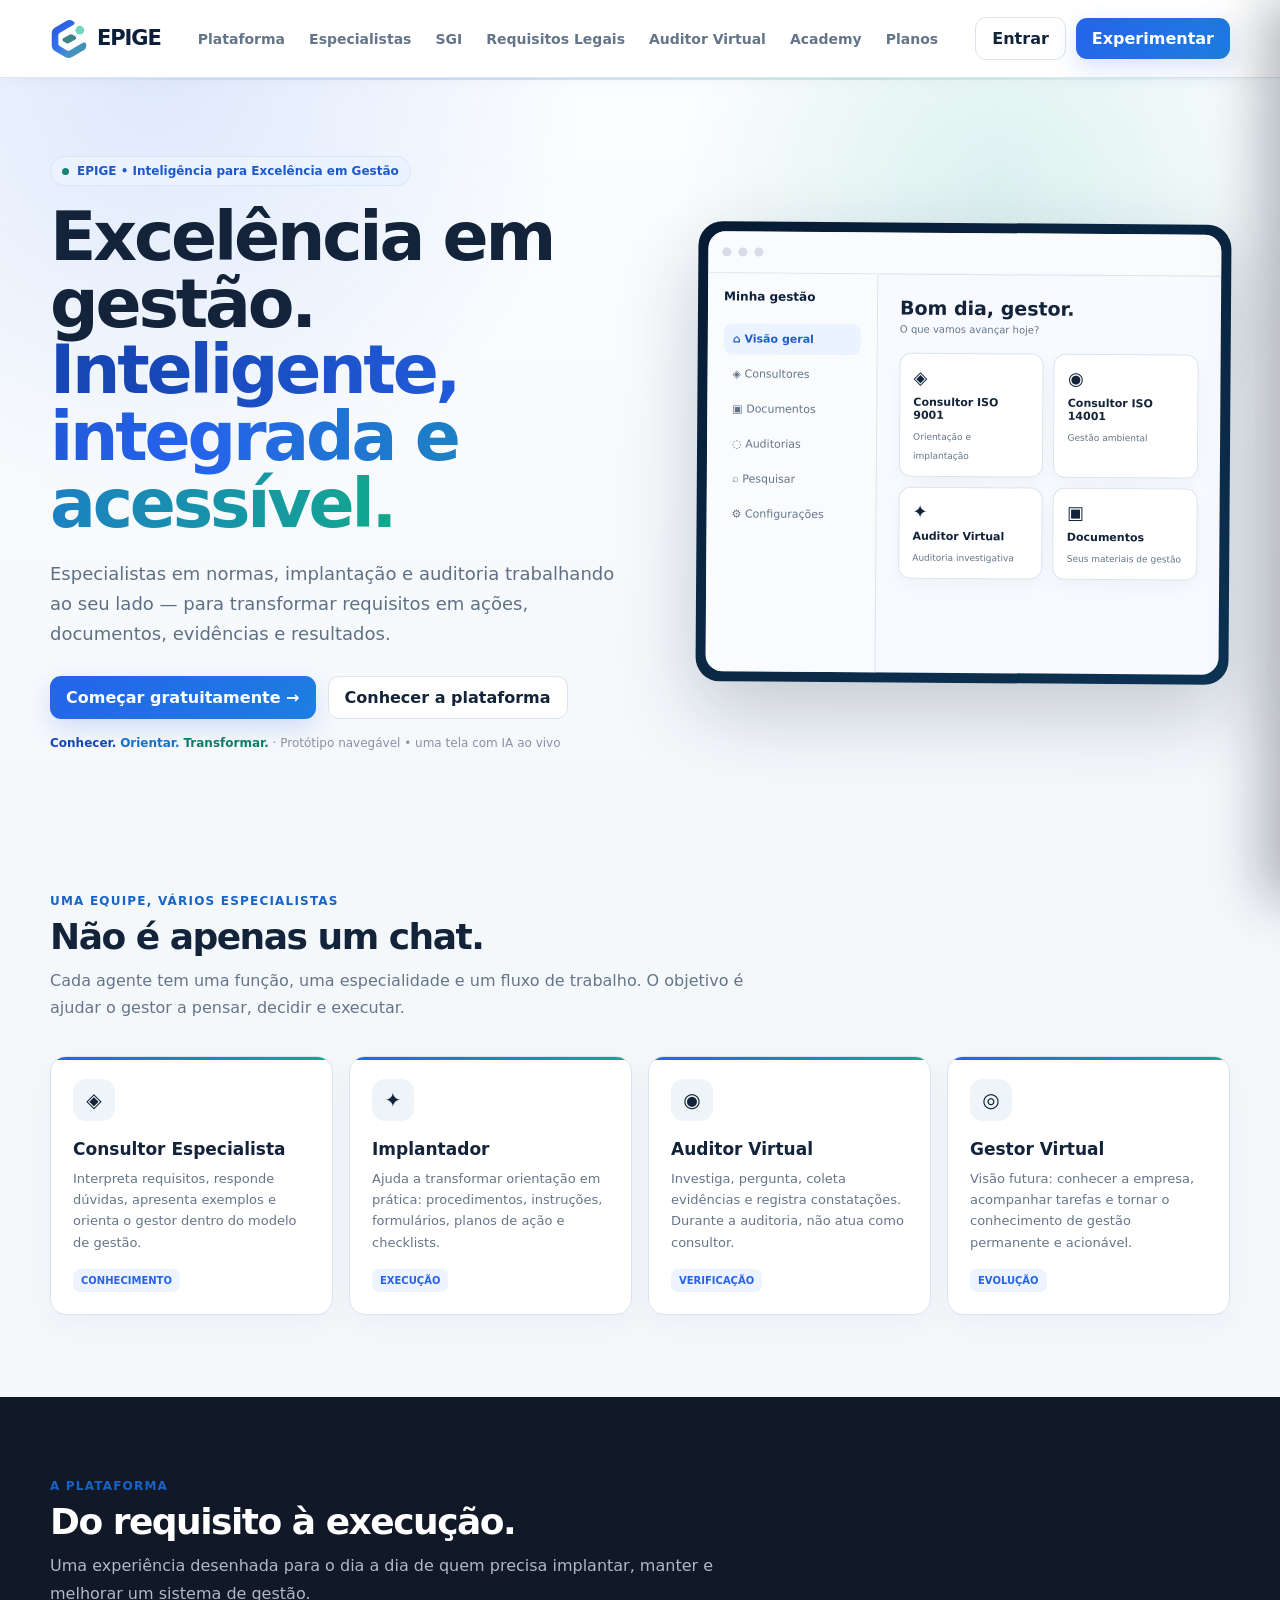
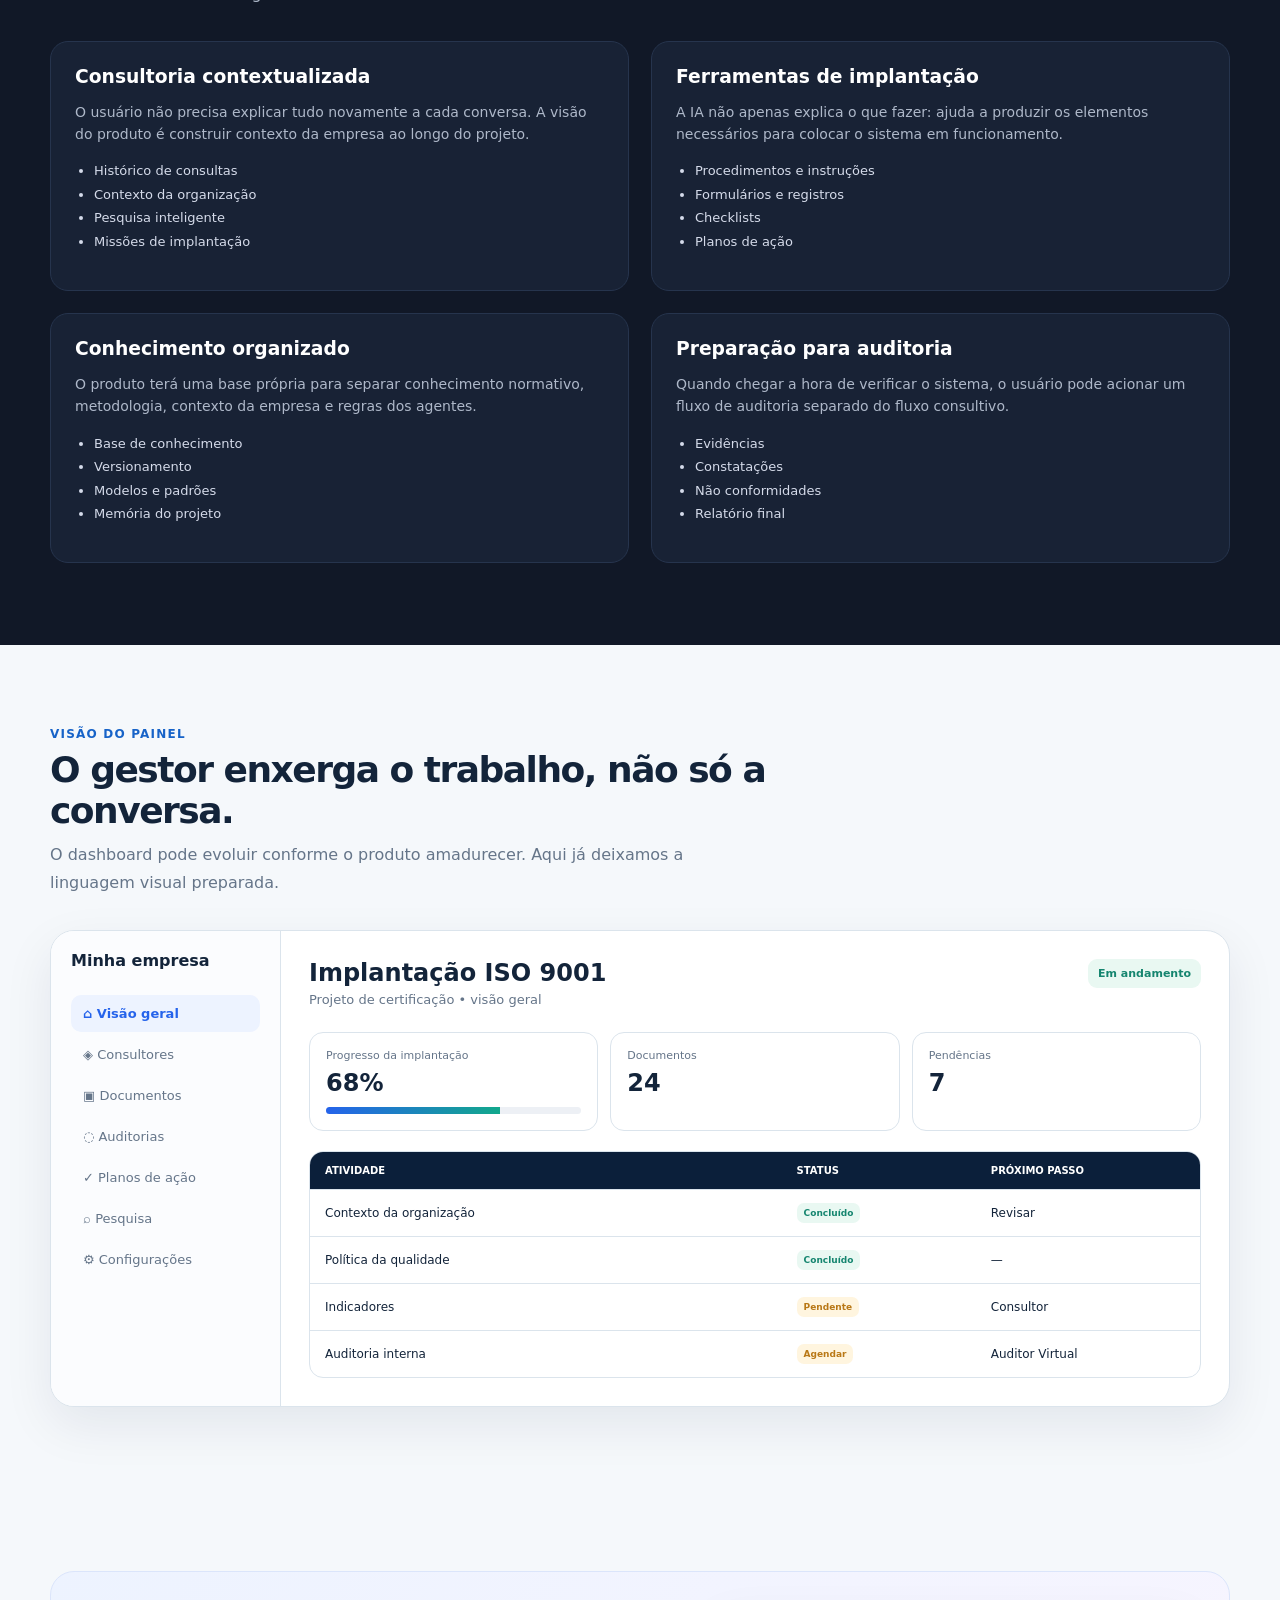
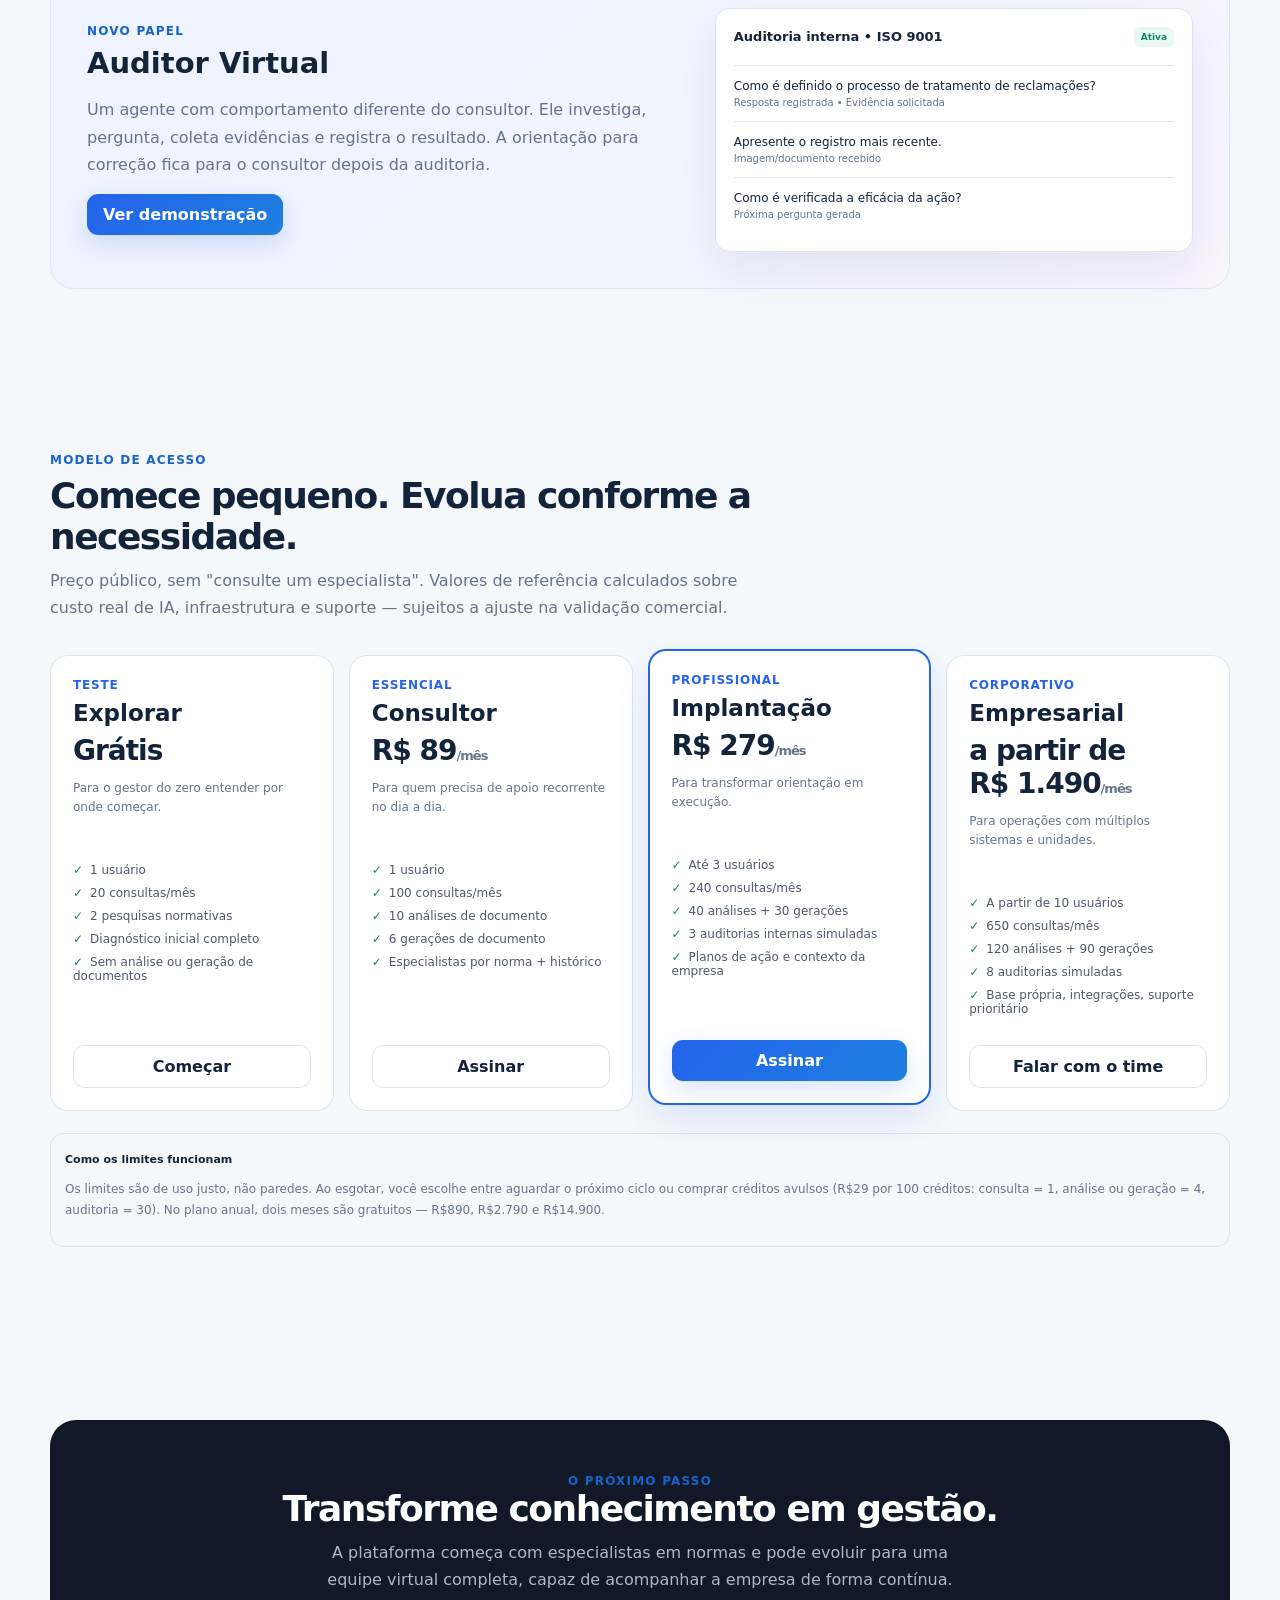
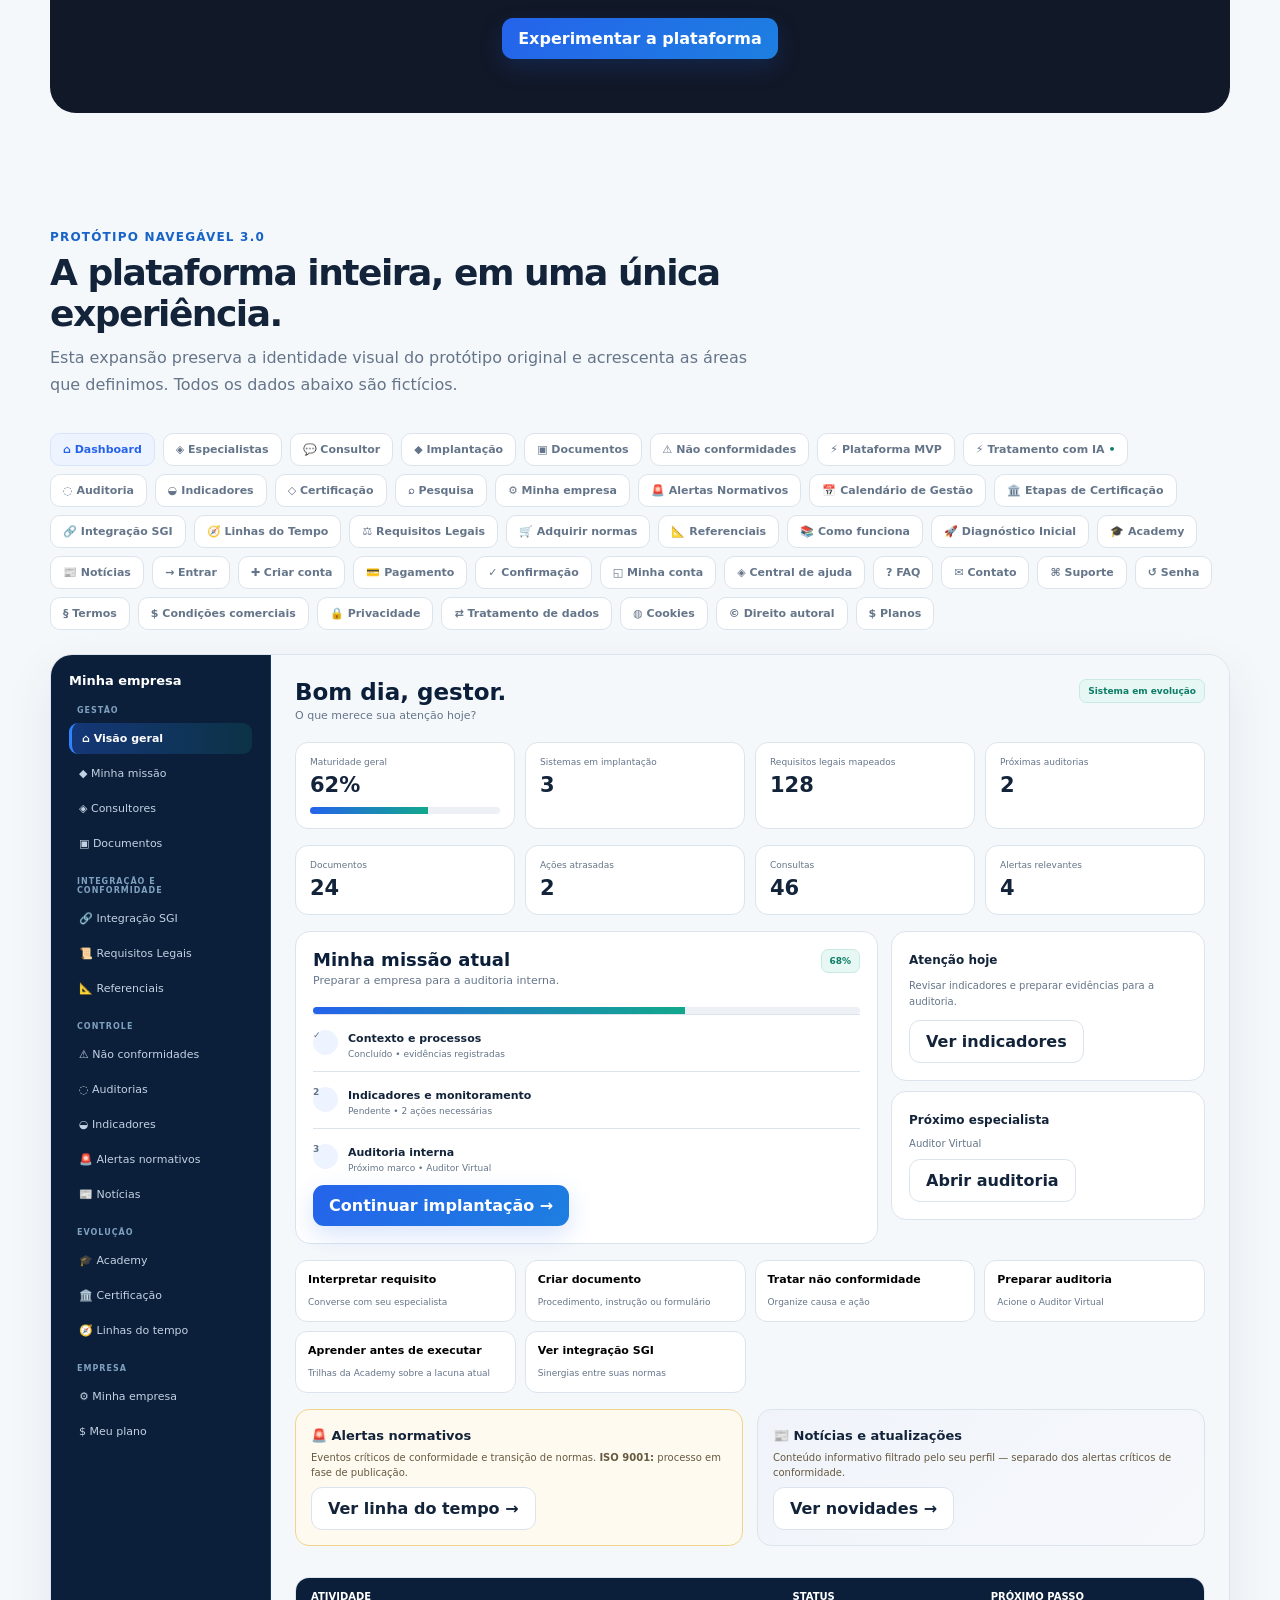
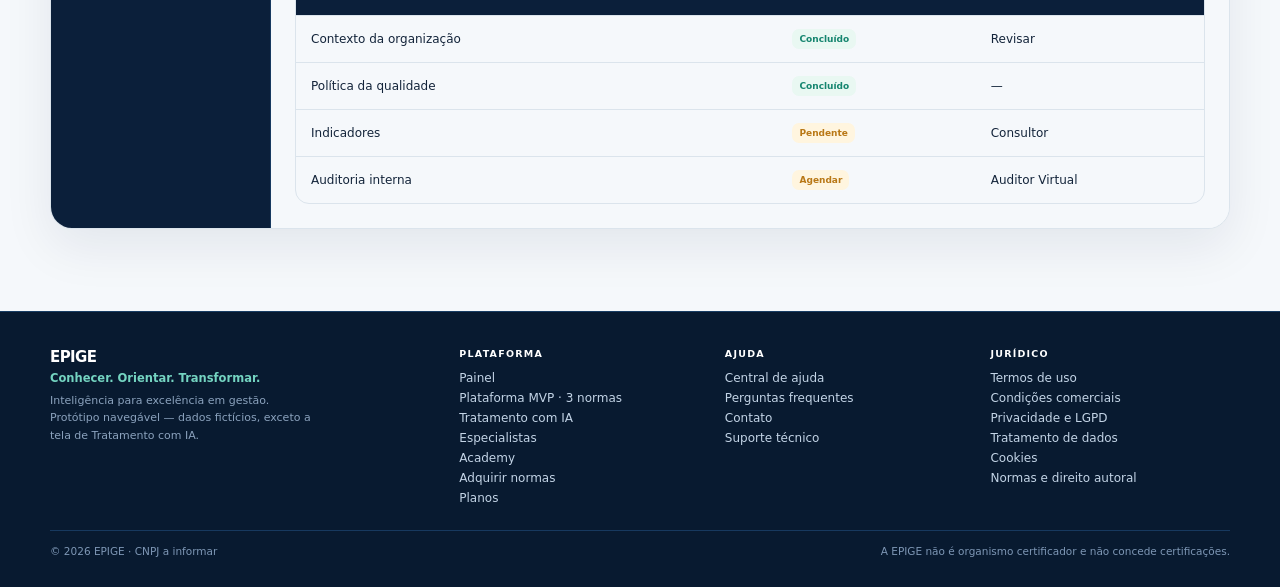
<file: prototipos/8.2/index.html>
<!DOCTYPE html>
<html lang="pt-BR">
<head>
<meta charset="UTF-8">
<meta name="viewport" content="width=device-width, initial-scale=1.0">
<title>EPIGE — Inteligência para Excelência em Gestão</title>
<meta name="theme-color" content="#0b1f3a">
<meta name="author" content="EPIGE">
<meta property="og:type" content="website">
<meta property="og:site_name" content="EPIGE">
<meta property="og:title" content="EPIGE — Inteligência para Excelência em Gestão">
<meta property="og:description" content="Especialistas em normas, implantação e auditoria trabalhando ao seu lado — para transformar requisitos em ações, documentos, evidências e resultados.">
<meta name="twitter:card" content="summary_large_image">
<link rel="icon" href="data:image/svg+xml,%3Csvg xmlns='http://www.w3.org/2000/svg' viewBox='0 0 200 200'%3E%3Ccircle cx='100' cy='100' r='95' fill='%232B52DC'/%3E%3Ccircle cx='157' cy='54' r='23' fill='%2374D4C1'/%3E%3C/svg%3E">
<meta name="description" content="EPIGE — Inteligência para Excelência em Gestão. Protótipo navegável de consultoria, implantação, integração, requisitos legais e auditoria inteligente.">
<style>
:root{
  --bg:#f6f8fc;
  --surface:#ffffff;
  --surface2:#f0f4fa;
  --text:#172033;
  --muted:#667085;
  --line:#e4e9f1;
  --primary:#356ae6;
  --primary-dark:#244fae;
  --accent:#7c5cff;
  --success:#159570;
  --warning:#c77a12;
  --shadow:0 18px 50px rgba(25,38,67,.08);
  --radius:18px;
}
*{box-sizing:border-box}
html,body{margin:0;padding:0;font-family:Inter,ui-sans-serif,system-ui,-apple-system,BlinkMacSystemFont,"Segoe UI",sans-serif;color:var(--text);background:var(--bg)}
button,input{font:inherit}
button{cursor:pointer}
a{text-decoration:none;color:inherit}
.container{width:min(1180px,calc(100% - 40px));margin:auto}
.navbar{height:74px;background:rgba(255,255,255,.9);backdrop-filter:blur(16px);border-bottom:1px solid var(--line);display:flex;align-items:center;position:sticky;top:0;z-index:20}
.nav-inner{display:flex;align-items:center;justify-content:space-between;gap:20px}
.brand{display:flex;align-items:center;gap:11px;font-weight:800;letter-spacing:-.5px}
.logo{width:38px;height:38px;border-radius:12px;background:linear-gradient(135deg,var(--primary),var(--accent));display:grid;place-items:center;color:white;font-weight:900;box-shadow:0 8px 22px rgba(53,106,230,.25)}
.nav-links{display:flex;gap:24px;color:var(--muted);font-size:14px}
.nav-links a:hover{color:var(--text)}
.nav-actions{display:flex;align-items:center;gap:10px}
.btn{border:0;border-radius:11px;padding:11px 16px;font-weight:700;transition:.2s}
.btn-primary{background:var(--primary);color:white;box-shadow:0 8px 20px rgba(53,106,230,.2)}
.btn-primary:hover{background:var(--primary-dark);transform:translateY(-1px)}
.btn-secondary{background:white;color:var(--text);border:1px solid var(--line)}
.btn-secondary:hover{background:var(--surface2)}
.hero{padding:76px 0 54px;background:radial-gradient(circle at 75% 20%,rgba(124,92,255,.12),transparent 30%),radial-gradient(circle at 15% 0%,rgba(53,106,230,.1),transparent 35%)}
.hero-grid{display:grid;grid-template-columns:1.05fr .95fr;gap:58px;align-items:center}
.eyebrow{display:inline-flex;align-items:center;gap:8px;background:#edf3ff;color:var(--primary);padding:7px 11px;border-radius:999px;font-size:12px;font-weight:800;margin-bottom:18px}
.dot{width:7px;height:7px;background:var(--success);border-radius:50%}
h1{font-size:clamp(42px,6vw,68px);line-height:.98;letter-spacing:-3px;margin:0 0 22px}
.gradient{color:var(--primary);display:inline}@supports ((-webkit-background-clip:text) or (background-clip:text)){.gradient{background-image:linear-gradient(100deg,var(--primary),var(--accent));-webkit-background-clip:text;background-clip:text;color:transparent;-webkit-text-fill-color:transparent}}
.hero p{font-size:18px;line-height:1.65;color:var(--muted);max-width:650px;margin:0 0 28px}
.hero-actions{display:flex;gap:12px;flex-wrap:wrap}
.hero-note{margin-top:17px;color:#8992a3;font-size:12px}
.mockup{background:#111827;border-radius:24px;padding:10px;box-shadow:0 30px 80px rgba(19,29,51,.2);transform:rotate(1deg)}
.mock-window{background:#f8faff;border-radius:17px;overflow:hidden;min-height:440px}
.mock-top{height:42px;background:white;border-bottom:1px solid var(--line);display:flex;align-items:center;padding:0 14px;gap:7px}
.circle{width:9px;height:9px;border-radius:50%;background:#d7dce6}
.mock-body{display:grid;grid-template-columns:170px 1fr;height:398px}
.mock-side{background:#fff;border-right:1px solid var(--line);padding:16px}
.mock-side-title{font-weight:800;font-size:12px;margin-bottom:20px}
.side-item{font-size:11px;color:var(--muted);padding:9px;border-radius:9px;margin-bottom:4px}
.side-item.active{background:#edf3ff;color:var(--primary);font-weight:800}
.mock-main{padding:22px}
.mock-title{font-size:19px;font-weight:800;margin-bottom:5px}
.mock-sub{font-size:10px;color:var(--muted);margin-bottom:18px}
.mock-cards{display:grid;grid-template-columns:repeat(2,1fr);gap:10px}
.mcard{background:white;border:1px solid var(--line);border-radius:12px;padding:13px}
.mcard-icon{font-size:18px}
.mcard b{display:block;font-size:11px;margin:8px 0 3px}
.mcard span{font-size:9px;color:var(--muted)}
section{padding:78px 0}
.section-head{max-width:720px;margin-bottom:34px}
.kicker{font-size:12px;font-weight:800;color:var(--primary);text-transform:uppercase;letter-spacing:1.2px}
h2{font-size:36px;letter-spacing:-1.5px;margin:8px 0 10px}
.section-head p{color:var(--muted);line-height:1.7;margin:0}
.roles{display:grid;grid-template-columns:repeat(4,1fr);gap:16px}
.role{background:var(--surface);border:1px solid var(--line);border-radius:var(--radius);padding:22px;box-shadow:0 8px 25px rgba(25,38,67,.035);position:relative;overflow:hidden}
.role:before{content:"";position:absolute;left:0;top:0;width:100%;height:3px;background:linear-gradient(90deg,var(--primary),var(--accent))}
.icon{width:42px;height:42px;border-radius:13px;background:var(--surface2);display:grid;place-items:center;font-size:20px;margin-bottom:18px}
.role h3{margin:0 0 9px;font-size:17px}
.role p{color:var(--muted);font-size:13px;line-height:1.65;margin:0}
.role-tag{display:inline-block;margin-top:16px;font-size:10px;font-weight:800;color:var(--primary);background:#edf3ff;padding:6px 8px;border-radius:7px}
.product{background:#111827;color:white}
.product .section-head p{color:#aeb8c9}
.product-grid{display:grid;grid-template-columns:1fr 1fr;gap:22px}
.feature{background:#182235;border:1px solid #26344d;border-radius:18px;padding:24px}
.feature h3{margin:0 0 9px}
.feature p{color:#aeb8c9;line-height:1.6;font-size:14px}
.feature ul{padding-left:19px;color:#d5dbea;line-height:1.8;font-size:13px}
.dashboard{display:grid;grid-template-columns:230px 1fr;background:white;border:1px solid var(--line);border-radius:24px;overflow:hidden;box-shadow:var(--shadow)}
.dash-side{background:#fbfcfe;border-right:1px solid var(--line);padding:20px}
.dash-brand{font-weight:800;margin-bottom:25px}
.dash-nav div{padding:11px 12px;color:var(--muted);font-size:13px;border-radius:10px;margin-bottom:4px}
.dash-nav div.active{background:#edf3ff;color:var(--primary);font-weight:800}
.dash-main{padding:28px}
.dash-top{display:flex;justify-content:space-between;align-items:flex-start;gap:20px;margin-bottom:25px}
.dash-title h3{font-size:24px;margin:0 0 5px}
.dash-title p{margin:0;color:var(--muted);font-size:13px}
.status{background:#e9f8f2;color:var(--success);padding:8px 10px;border-radius:9px;font-size:11px;font-weight:800}
.stat-grid{display:grid;grid-template-columns:repeat(3,1fr);gap:12px;margin-bottom:20px}
.stat{border:1px solid var(--line);border-radius:14px;padding:16px}
.stat span{display:block;color:var(--muted);font-size:11px;margin-bottom:7px}
.stat strong{font-size:24px}
.progress{height:7px;background:#edf0f5;border-radius:20px;overflow:hidden;margin-top:10px}
.progress i{display:block;width:68%;height:100%;background:linear-gradient(90deg,var(--primary),var(--accent))}
.table{border:1px solid var(--line);border-radius:14px;overflow:hidden}
.row{display:grid;grid-template-columns:1.7fr .7fr .7fr;padding:13px 15px;border-bottom:1px solid var(--line);font-size:12px;align-items:center}
.row:last-child{border:0}
.row.header{background:#fbfcfe;color:var(--muted);font-size:10px;font-weight:800;text-transform:uppercase}
.pill{display:inline-block;padding:5px 7px;border-radius:7px;font-size:9px;font-weight:800}
.pill.green{background:#e9f8f2;color:var(--success)}
.pill.yellow{background:#fff5df;color:var(--warning)}
.plans{display:grid;grid-template-columns:repeat(4,1fr);gap:15px}
.plan{background:white;border:1px solid var(--line);border-radius:18px;padding:22px;display:flex;flex-direction:column}
.plan.featured{border:2px solid var(--primary);box-shadow:0 15px 35px rgba(53,106,230,.12);transform:translateY(-6px)}
.plan-name{font-size:12px;font-weight:800;color:var(--primary);text-transform:uppercase;letter-spacing:.8px}
.plan h3{margin:8px 0;font-size:23px}
.price{font-size:28px;font-weight:900;letter-spacing:-1px}
.price small{font-size:11px;color:var(--muted);font-weight:500}
.plan p{font-size:12px;color:var(--muted);line-height:1.6;min-height:55px}
.plan ul{list-style:none;padding:0;margin:8px 0 20px;flex:1}
.plan li{font-size:12px;margin:9px 0;color:#4f596a}
.plan li:before{content:"✓";color:var(--success);font-weight:900;margin-right:7px}
.audit{background:linear-gradient(135deg,#edf3ff,#f8f5ff);border:1px solid #dbe5fb;border-radius:24px;padding:36px;display:grid;grid-template-columns:1fr .8fr;gap:30px;align-items:center}
.audit h3{font-size:29px;margin:8px 0 12px}
.audit p{color:var(--muted);line-height:1.7}
.audit-card{background:white;border:1px solid var(--line);border-radius:18px;padding:20px;box-shadow:var(--shadow)}
.audit-header{display:flex;justify-content:space-between;align-items:center;margin-bottom:18px}
.audit-header b{font-size:13px}
.question{padding:13px 0;border-top:1px solid var(--line);font-size:12px}
.question span{display:block;color:var(--muted);font-size:10px;margin-top:4px}
.cta{background:#111827;color:white;border-radius:26px;padding:54px;text-align:center}
.cta h2{margin-top:0}
.cta p{color:#aeb8c9;max-width:650px;margin:0 auto 25px;line-height:1.7}
footer{padding:30px 0;border-top:1px solid var(--line);color:var(--muted);font-size:12px}
.footer-inner{display:flex;justify-content:space-between;gap:20px}
.mobile-menu{display:none}
@media(max-width:950px){
  .hero-grid,.product-grid,.audit{grid-template-columns:1fr}
  .roles{grid-template-columns:repeat(2,1fr)}
  .plans{grid-template-columns:repeat(2,1fr)}
  .dashboard{grid-template-columns:1fr}
  .dash-side{display:none}
  .nav-links{display:none}
  .mobile-menu{display:block}
}
@media(max-width:620px){
  .container{width:min(100% - 28px,1180px)}
  .hero{padding-top:45px}
  h1{font-size:45px}
  h2{font-size:30px}
  .roles,.plans,.stat-grid{grid-template-columns:1fr}
  .plan.featured{transform:none}
  .hero-actions .btn{width:100%}
  .mock-body{grid-template-columns:125px 1fr}
  .mock-cards{grid-template-columns:1fr}
  .mock-side{padding:10px}
  .mock-main{padding:14px}
  .cta{padding:34px 20px}
  .footer-inner{flex-direction:column}
}

.demo-nav{display:flex;gap:8px;flex-wrap:wrap;margin:0 0 24px}.demo-nav button{border:1px solid var(--line);background:#fff;border-radius:10px;padding:9px 12px;font-size:11px;font-weight:750;color:var(--muted)}.demo-nav button:hover,.demo-nav button.active{background:#edf3ff;color:var(--primary);border-color:#d8e4ff}
.screen{display:none}.screen.active{display:block}.screen-shell{display:grid;grid-template-columns:220px 1fr;background:#fff;border:1px solid var(--line);border-radius:22px;overflow:hidden;box-shadow:var(--shadow);min-height:620px}.screen-side{background:#fbfcfe;border-right:1px solid var(--line);padding:18px}.screen-side h4{margin:0 0 18px;font-size:13px}.screen-side small{display:block;color:#98a1b2;text-transform:uppercase;letter-spacing:1px;font-size:8px;font-weight:850;margin:16px 8px 6px}.screen-side button{width:100%;border:0;background:none;text-align:left;padding:9px 10px;border-radius:9px;color:var(--muted);font-size:11px;margin:2px 0}.screen-side button.active,.screen-side button:hover{background:#edf3ff;color:var(--primary);font-weight:800}.screen-main{padding:24px}.screen-title{display:flex;justify-content:space-between;gap:15px;align-items:flex-start;margin-bottom:20px}.screen-title h3{margin:0 0 4px;font-size:23px}.screen-title p{margin:0;color:var(--muted);font-size:11px}.badge{display:inline-block;padding:6px 8px;border-radius:7px;font-size:9px;font-weight:850;background:#e9f8f2;color:var(--success)}
.kpis{display:grid;grid-template-columns:repeat(4,1fr);gap:10px;margin-bottom:16px}.kpi{border:1px solid var(--line);border-radius:13px;padding:14px;background:#fff}.kpi span{display:block;font-size:9px;color:var(--muted);margin-bottom:6px}.kpi b{font-size:21px}.action-grid{display:grid;grid-template-columns:repeat(4,1fr);gap:9px;margin:16px 0}.action-card{border:1px solid var(--line);background:#fff;border-radius:12px;text-align:left;padding:12px;cursor:pointer}.action-card:hover{border-color:#b9cbf9;background:#f8faff}.action-card b{display:block;font-size:11px;margin-bottom:4px}.action-card span{font-size:9px;color:var(--muted)}
.mission-box{display:grid;grid-template-columns:1.3fr .7fr;gap:13px}.mission-card,.side-card{border:1px solid var(--line);border-radius:15px;padding:17px;background:#fff}.mission-step{display:flex;gap:10px;padding:12px 0;border-top:1px solid var(--line)}.mission-step:first-child{border-top:0}.step-dot{width:25px;height:25px;border-radius:50%;display:grid;place-items:center;background:#edf3ff;color:var(--primary);font-size:9px;font-weight:850;flex:none}.mission-step b{font-size:11px}.mission-step span{display:block;color:var(--muted);font-size:9px;margin-top:3px}
.chat-layout{display:grid;grid-template-columns:235px 1fr;min-height:535px;border:1px solid var(--line);border-radius:18px;overflow:hidden;background:#fff}.chat-list{background:#fbfcfe;border-right:1px solid var(--line);padding:14px}.chat-person{padding:11px;border:1px solid var(--line);background:#fff;border-radius:11px;margin-bottom:7px}.chat-person.active{border-color:#b9cbf9;background:#f5f8ff}.chat-person b{font-size:11px}.chat-person small{display:block;color:var(--muted);font-size:8px;margin-top:3px}.chat-window{display:flex;flex-direction:column}.chat-head{padding:14px 16px;border-bottom:1px solid var(--line);display:flex;justify-content:space-between}.chat-messages{padding:18px;flex:1;background:#fcfdff;overflow:auto}.bubble{max-width:74%;padding:11px 13px;border-radius:13px;font-size:11px;line-height:1.55;margin:7px 0}.bubble.ai{background:#f0f4fa}.bubble.user{margin-left:auto;background:#edf3ff;color:#234079}.chat-input{display:flex;gap:7px;border-top:1px solid var(--line);padding:11px}.chat-input input{flex:1;border:1px solid var(--line);border-radius:9px;padding:10px;outline:0}
.doc-grid,.consultor-grid,.nc-grid,.cert-grid{display:grid;grid-template-columns:repeat(3,1fr);gap:12px}.mini-card{border:1px solid var(--line);border-radius:14px;background:#fff;padding:16px}.mini-card h4{margin:8px 0 5px;font-size:13px}.mini-card p{margin:0 0 8px;color:var(--muted);font-size:10px;line-height:1.6}.mini-card .big-icon{font-size:22px}.audit-layout{display:grid;grid-template-columns:1fr 285px;gap:13px}.audit-card{border:1px solid var(--line);border-radius:15px;background:#fff;padding:18px}.audit-q{border-top:1px solid var(--line);padding:14px 0}.audit-q b{font-size:11px}.audit-q small{display:block;color:var(--muted);font-size:9px;margin-top:4px}.evidence{margin-top:8px;padding:9px;background:#f8fafc;border:1px dashed #cbd4e2;border-radius:9px;font-size:9px}
.price-grid{display:grid;grid-template-columns:repeat(4,1fr);gap:12px}.price-card{border:1px solid var(--line);border-radius:16px;background:#fff;padding:18px;display:flex;flex-direction:column}.price-card.featured{border:2px solid var(--primary);box-shadow:0 12px 30px #356ae61a}.price-card .name{font-size:9px;color:var(--primary);font-weight:850;text-transform:uppercase;letter-spacing:1px}.price-card h4{font-size:20px;margin:6px 0}.price-card .price{font-size:24px;font-weight:900}.price-card p{color:var(--muted);font-size:10px;line-height:1.6;min-height:45px}.price-card ul{padding:0;list-style:none;flex:1}.price-card li{font-size:10px;margin:8px 0;color:#505b6d}.price-card li:before{content:"✓";color:var(--success);font-weight:900;margin-right:6px}.form-grid{display:grid;grid-template-columns:1fr 1fr;gap:12px}.field label{display:block;font-size:9px;font-weight:850;margin-bottom:5px}.field input,.field textarea,.field select{width:100%;padding:10px;border:1px solid var(--line);border-radius:9px;background:#fff;outline:0}.field textarea{min-height:100px}.toast3{position:fixed;right:18px;bottom:18px;background:#172033;color:#fff;padding:11px 14px;border-radius:10px;font-size:11px;display:none;z-index:100}.toast3.show{display:block}
@media(max-width:900px){.screen-shell,.chat-layout,.audit-layout,.mission-box{grid-template-columns:1fr}.screen-side,.chat-list{display:none}.kpis,.action-grid,.price-grid{grid-template-columns:repeat(2,1fr)}.doc-grid,.consultor-grid,.nc-grid,.cert-grid{grid-template-columns:repeat(2,1fr)}}@media(max-width:620px){.kpis,.action-grid,.price-grid,.doc-grid,.consultor-grid,.nc-grid,.cert-grid,.form-grid{grid-template-columns:1fr}.screen-main{padding:16px}}


.norm-grid{display:grid;grid-template-columns:1.55fr .75fr;gap:14px}.norm-card{border:1px solid var(--line);border-radius:16px;background:#fff;padding:18px}.norm-alert{border:1px solid #f1d38a;background:#fffaf0;border-radius:14px;padding:15px;margin-bottom:15px}.norm-alert b{font-size:13px}.norm-alert p{font-size:10px;color:#665a40;line-height:1.55;margin:6px 0}.norm-status{display:inline-block;padding:6px 8px;border-radius:7px;font-size:9px;font-weight:850;background:#edf3ff;color:var(--primary);margin-top:5px}.timeline{position:relative;margin:12px 0 0 6px}.timeline:before{content:"";position:absolute;left:12px;top:8px;bottom:8px;width:2px;background:#dce4ef}.tl{position:relative;display:grid;grid-template-columns:25px 1fr auto;gap:10px;padding:10px 0;align-items:start}.tl-dot{width:25px;height:25px;border-radius:50%;display:grid;place-items:center;background:#fff;border:2px solid #cfd8e6;color:#7b8799;font-size:8px;font-weight:900;z-index:1}.tl.done .tl-dot{background:#e9f8f2;border-color:#a9dfc9;color:#13805a}.tl.current .tl-dot{background:#edf3ff;border-color:#aac1f7;color:var(--primary)}.tl b{font-size:10px}.tl small{display:block;color:var(--muted);font-size:8px;line-height:1.45;margin-top:3px}.tl .date{font-size:8px;color:var(--muted);white-space:nowrap}.norm-info{margin-top:12px;padding:12px;border-radius:10px;background:#f7f9fc;border:1px solid var(--line);font-size:9px;line-height:1.55}.source-box{display:flex;justify-content:space-between;gap:10px;align-items:center;border-top:1px solid var(--line);padding-top:12px;margin-top:14px}.source-box a{color:var(--primary);font-size:9px;font-weight:800;text-decoration:none}.watch-card{border:1px solid var(--line);border-radius:13px;padding:14px;margin-bottom:9px}.watch-card b{font-size:11px}.watch-card p{font-size:9px;color:var(--muted);line-height:1.5}.review-note{font-size:9px;color:#7c6a42;background:#fff8e8;border:1px solid #f0dfb1;border-radius:9px;padding:10px;line-height:1.5;margin-top:10px}@media(max-width:900px){.norm-grid{grid-template-columns:1fr}}


/* Calendário de Gestão */
.calendar-layout{display:grid;grid-template-columns:1.25fr .75fr;gap:14px}.calendar-card{border:1px solid var(--line);border-radius:16px;background:#fff;padding:18px}.cal-head{display:flex;justify-content:space-between;align-items:center;margin-bottom:15px}.cal-head h4{margin:0;font-size:14px}.cal-grid{display:grid;grid-template-columns:repeat(7,1fr);gap:5px}.cal-dayname{text-align:center;color:var(--muted);font-size:8px;font-weight:850;padding:5px}.cal-day{min-height:54px;border:1px solid var(--line);border-radius:8px;padding:6px;background:#fff;position:relative}.cal-day.muted{opacity:.42}.cal-day.today{border-color:#9eb7f4;background:#f4f7ff}.cal-day .num{font-size:9px;font-weight:850}.cal-dot{width:6px;height:6px;border-radius:50%;display:inline-block;margin:3px 2px 0 0}.cal-dot.audit{background:#d97706}.cal-dot.action{background:#356ae6}.cal-dot.doc{background:#13805a}.cal-event{font-size:7px;color:var(--muted);margin-top:2px;white-space:nowrap;overflow:hidden;text-overflow:ellipsis}.prep-alert{border:1px solid #f0d18b;background:#fffaf0;border-radius:13px;padding:14px;margin-bottom:10px}.prep-alert b{font-size:12px}.prep-alert p{font-size:9px;color:#665a40;line-height:1.55;margin:5px 0}.prep-progress{height:7px;border-radius:10px;background:#edf0f5;overflow:hidden;margin:8px 0}.prep-progress i{display:block;height:100%;background:#d97706;border-radius:10px}.agenda-item{display:grid;grid-template-columns:62px 1fr auto;gap:9px;padding:11px 0;border-top:1px solid var(--line);align-items:center}.agenda-item:first-child{border-top:0}.agenda-date{font-size:9px;font-weight:850;color:var(--primary)}.agenda-item b{font-size:10px}.agenda-item small{display:block;color:var(--muted);font-size:8px;margin-top:3px}.agenda-status{font-size:8px;padding:5px 7px;border-radius:6px;background:#edf3ff;color:var(--primary);font-weight:800}.cal-timeline{margin-top:14px}.cal-phase{display:flex;gap:10px;padding:9px 0;border-top:1px solid var(--line)}.cal-phase:first-child{border-top:0}.cal-phase-dot{width:22px;height:22px;border-radius:50%;display:grid;place-items:center;background:#edf3ff;color:var(--primary);font-size:8px;font-weight:900;flex:none}.cal-phase b{font-size:9px}.cal-phase span{display:block;font-size:8px;color:var(--muted);line-height:1.4;margin-top:2px}@media(max-width:900px){.calendar-layout{grid-template-columns:1fr}}


.certflow-grid{display:grid;grid-template-columns:1.35fr .65fr;gap:14px}.certflow-card,.kb-card{border:1px solid var(--line);border-radius:16px;background:#fff;padding:18px}.cert-summary{display:grid;grid-template-columns:repeat(4,1fr);gap:9px;margin-bottom:13px}.cert-stat{border:1px solid var(--line);border-radius:11px;padding:12px}.cert-stat span{display:block;color:var(--muted);font-size:8px}.cert-stat b{font-size:18px}.certline{position:relative;margin:14px 0}.certline:before{content:"";position:absolute;left:13px;top:8px;bottom:8px;width:2px;background:#dce4ef}.certstage{position:relative;display:grid;grid-template-columns:27px 1fr auto;gap:10px;padding:11px 0;align-items:start}.certdot{width:27px;height:27px;border-radius:50%;display:grid;place-items:center;background:#fff;border:2px solid #ccd6e4;color:#7b8799;font-size:8px;font-weight:900;z-index:1}.certstage.done .certdot{background:#e9f8f2;border-color:#a9dfc9;color:#13805a}.certstage.current .certdot{background:#edf3ff;border-color:#aac1f7;color:var(--primary)}.certstage b{font-size:10px}.certstage small{display:block;color:var(--muted);font-size:8px;line-height:1.45;margin-top:3px}.certstage .date{font-size:8px;color:var(--muted);white-space:nowrap}.kb-map,.third-party{display:grid;grid-template-columns:repeat(4,1fr);gap:8px;margin:12px 0}.kb-node,.third-card{padding:12px;border:1px solid var(--line);border-radius:11px;background:#fbfcfe}.kb-node{text-align:center}.kb-node b,.third-card b{font-size:10px;display:block}.kb-node span,.third-card p{font-size:8px;color:var(--muted);display:block;margin-top:3px;line-height:1.45}.notice-toggle{display:flex;justify-content:space-between;align-items:center;border-top:1px solid var(--line);padding:10px 0}.switch{width:34px;height:19px;border-radius:20px;background:#cbd5e1;position:relative;cursor:pointer}.switch.on{background:#356ae6}.switch:after{content:"";width:15px;height:15px;background:#fff;border-radius:50%;position:absolute;top:2px;left:2px}.switch.on:after{left:17px}.source-list{display:grid;gap:8px;margin-top:10px}.source-item{border:1px solid var(--line);border-radius:10px;padding:10px}.source-item b{font-size:9px}.source-item p{font-size:8px;color:var(--muted);margin:3px 0;line-height:1.45}.source-item a{font-size:8px;color:var(--primary);font-weight:800;text-decoration:none}.warning-box{padding:11px;border:1px solid #f0dcae;background:#fffaf0;border-radius:10px;font-size:9px;line-height:1.55;color:#6d5c38;margin-top:12px}.next-action{border:1px solid #bfd0f7;background:#f5f8ff;border-radius:12px;padding:12px;margin-top:12px;font-size:9px;line-height:1.5}.next-action b{font-size:10px;color:#244f9c}@media(max-width:900px){.certflow-grid{grid-template-columns:1fr}.cert-summary{grid-template-columns:repeat(2,1fr)}.kb-map,.third-party{grid-template-columns:repeat(2,1fr)}}@media(max-width:620px){.cert-summary,.kb-map,.third-party{grid-template-columns:1fr}}


/* v3.4 — SGI Integration + full timelines */
.sgi-grid{display:grid;grid-template-columns:1.2fr .8fr;gap:14px}.sgi-card,.full-timeline-card{border:1px solid var(--line);border-radius:16px;background:#fff;padding:18px}.norm-demo{border:1px solid #d9e1ee;border-radius:12px;padding:13px;margin-top:12px;background:#fbfcfe}.norm-row{display:grid;grid-template-columns:18px 1fr 95px 90px;gap:8px;align-items:center;padding:9px 0;border-top:1px solid var(--line)}.norm-row:first-child{border-top:0}.norm-row b{font-size:9px}.norm-row span{font-size:8px;color:var(--muted)}.prepare-now{padding:9px 10px;border-radius:8px;background:#fff4d6;color:#735718;font-size:8px;font-weight:850}.prepare-later{padding:9px 10px;border-radius:8px;background:#edf3ff;color:#31538e;font-size:8px;font-weight:800}.integration-map{display:grid;grid-template-columns:1fr 1fr 1fr;gap:9px;align-items:center;margin:15px 0}.norm-node{border:1px solid #cbd7ea;border-radius:12px;padding:13px;text-align:center;background:#f8faff}.norm-node b{font-size:11px}.norm-node small{display:block;font-size:8px;color:var(--muted);margin-top:3px}.sgi-center{border:2px solid #9eb7ee;border-radius:14px;padding:16px;text-align:center;background:#f2f6ff}.sgi-center b{font-size:13px;color:#244f9c}.sgi-center small{display:block;font-size:8px;color:#5c6f92;margin-top:4px}.integration-table{margin-top:12px}.integration-table .row{grid-template-columns:1.3fr 1fr 1fr}.recommend-box{border:1px solid #b9d7c9;background:#f1faf5;border-radius:12px;padding:13px;font-size:9px;line-height:1.5;margin-top:12px}.recommend-box b{font-size:11px;color:#167050}.alert-rule{border:1px solid #e8d29b;background:#fffaf0;border-radius:12px;padding:13px;font-size:9px;line-height:1.55;margin-top:12px}.timeline-legend{display:flex;gap:8px;flex-wrap:wrap;margin:10px 0}.legend-chip{font-size:8px;padding:5px 7px;border-radius:7px;background:#f2f5fa}.legend-chip.prepare{background:#fff4d6;color:#735718}.legend-chip.watch{background:#edf3ff;color:#31538e}.legend-chip.published{background:#e9f8f2;color:#167050}.small-source{font-size:8px;color:var(--muted);line-height:1.5;margin-top:10px}.small-source a{color:var(--primary);font-weight:800;text-decoration:none}@media(max-width:900px){.sgi-grid{grid-template-columns:1fr}.integration-map{grid-template-columns:1fr}.norm-row{grid-template-columns:18px 1fr}.norm-row>span:nth-child(3),.norm-row>span:nth-child(4){grid-column:2}}

<style>
.legal-grid{display:grid;grid-template-columns:1.25fr .75fr;gap:14px}.legal-card{border:1px solid var(--line);border-radius:16px;background:#fff;padding:18px}.legal-alert{border:1px solid #f0d49a;background:#fffaf0;border-radius:13px;padding:14px;margin-bottom:13px}.legal-alert b{font-size:12px}.legal-alert p{font-size:9px;color:#665a40;line-height:1.5;margin:5px 0}.legal-stat-grid{display:grid;grid-template-columns:repeat(4,1fr);gap:8px;margin-bottom:12px}.legal-stat{border:1px solid var(--line);border-radius:10px;padding:10px}.legal-stat span{display:block;color:var(--muted);font-size:8px}.legal-stat b{font-size:16px}.legal-item{border:1px solid var(--line);border-radius:12px;padding:12px;margin-top:8px}.legal-item-head{display:flex;justify-content:space-between;gap:10px;align-items:start}.legal-item b{font-size:10px}.legal-item p{font-size:8px;color:var(--muted);line-height:1.5;margin:4px 0}.legal-badge{font-size:7px;font-weight:850;padding:5px 7px;border-radius:7px;background:#fff4d6;color:#735718;white-space:nowrap}.legal-badge.green{background:#e9f8f2;color:#167050}.legal-badge.blue{background:#edf3ff;color:#31538e}.legal-steps{display:grid;gap:8px;margin-top:10px}.legal-step{display:grid;grid-template-columns:24px 1fr auto;gap:8px;align-items:start;border-top:1px solid var(--line);padding-top:9px}.legal-step:first-child{border-top:0;padding-top:0}.legal-step-num{width:24px;height:24px;border-radius:50%;display:grid;place-items:center;background:#edf3ff;color:var(--primary);font-size:8px;font-weight:900}.legal-step b{font-size:9px}.legal-step small{display:block;font-size:8px;color:var(--muted);line-height:1.45;margin-top:2px}.legal-link{font-size:8px;color:var(--primary);font-weight:800;text-decoration:none}.legal-map{display:grid;grid-template-columns:repeat(3,1fr);gap:8px;margin-top:10px}.legal-node{border:1px solid var(--line);border-radius:10px;padding:11px;background:#fbfcfe;text-align:center}.legal-node b{font-size:9px}.legal-node span{display:block;font-size:7px;color:var(--muted);margin-top:3px}.legal-compose{border:1px solid #c5d4ef;background:#f5f8ff;border-radius:12px;padding:12px;margin-top:11px}.legal-compose b{font-size:10px;color:#31538e}.legal-compose textarea{width:100%;box-sizing:border-box;margin-top:7px;border:1px solid #d6dfed;border-radius:8px;padding:8px;font:8px Arial;min-height:80px;background:#fff}.legal-disclaimer{font-size:8px;line-height:1.5;color:#6c6046;background:#fffaf0;border:1px solid #ead7aa;border-radius:10px;padding:10px;margin-top:12px}@media(max-width:900px){.legal-grid{grid-template-columns:1fr}.legal-stat-grid{grid-template-columns:repeat(2,1fr)}.legal-map{grid-template-columns:1fr}}

<style>
.ref-grid{display:grid;grid-template-columns:1fr 1fr;gap:14px}.ref-card{border:1px solid var(--line);border-radius:16px;background:#fff;padding:18px}.ref-item{border:1px solid var(--line);border-radius:12px;padding:12px;margin-top:8px}.ref-item b{font-size:10px}.ref-item p{font-size:8px;color:var(--muted);line-height:1.45;margin:4px 0}.ref-tag{font-size:7px;font-weight:850;padding:5px 7px;border-radius:7px;background:#edf3ff;color:#31538e;display:inline-block;margin-top:4px}.ref-tag.green{background:#e9f8f2;color:#167050}.ref-tag.gold{background:#fff4d6;color:#735718}.ref-tag.dark{background:#eef0f4;color:#495366}.ref-map{display:grid;grid-template-columns:repeat(3,1fr);gap:8px;margin-top:12px}.ref-node{border:1px solid var(--line);border-radius:11px;padding:12px;text-align:center;background:#fbfcfe}.ref-node b{font-size:9px}.ref-node span{display:block;font-size:7px;color:var(--muted);margin-top:3px}.ref-note{font-size:8px;line-height:1.5;border-radius:10px;padding:10px;margin-top:10px;background:#f7f9fc;border:1px solid var(--line)}@media(max-width:900px){.ref-grid,.ref-map{grid-template-columns:1fr}}
</style>
</style></style>

<style>
/* EPIGE v3.7 — approved identity system */
:root{
  --bg:#f5f8fb;
  --surface:#ffffff;
  --surface2:#eef4f7;
  --text:#13243a;
  --muted:#657589;
  --line:#dbe4ec;
  --primary:#2563eb;
  --primary-dark:#1747b5;
  --accent:#12a88c;
  --accent-soft:#e7f7f3;
  --navy:#0b1f3a;
  --navy-2:#102d50;
  --success:#15856f;
  --warning:#b97816;
  --shadow:0 18px 50px rgba(11,31,58,.08);
  --radius:16px;
}
html,body{font-family:Inter,ui-sans-serif,system-ui,-apple-system,BlinkMacSystemFont,"Segoe UI",sans-serif}
.navbar{height:78px;background:rgba(255,255,255,.94);border-bottom:1px solid #dce6ee;box-shadow:0 3px 18px rgba(11,31,58,.035)}
.brand{gap:10px}
.epige-mark{width:40px;height:40px;display:grid;place-items:center}
.epige-mark svg{width:40px;height:40px;display:block}
.brand-copy{display:flex;flex-direction:column;line-height:1}
.brand-copy strong{font-size:17px;letter-spacing:-.7px;color:var(--navy)}
.brand-copy small{font-size:7.5px;letter-spacing:.05px;color:#64758a;margin-top:4px;white-space:nowrap}
.nav-links a{font-weight:650}
.btn-primary{background:linear-gradient(135deg,#2563eb,#1d7fe0);box-shadow:0 9px 24px rgba(37,99,235,.18)}
.btn-primary:hover{background:linear-gradient(135deg,#1f55c9,#176fca)}
.hero{padding:86px 0 62px;background:
  radial-gradient(circle at 78% 15%,rgba(18,168,140,.13),transparent 27%),
  radial-gradient(circle at 12% 0%,rgba(37,99,235,.13),transparent 32%),
  linear-gradient(180deg,#fbfdff 0%,#f5f8fb 100%)}
.hero:before{content:"";display:block;position:absolute;inset:78px 0 auto;height:2px;background:linear-gradient(90deg,transparent,rgba(37,99,235,.18),rgba(18,168,140,.18),transparent)}
.eyebrow{background:#eaf3ff;color:#1e58c9;border:1px solid #d7e6fb}
@supports ((-webkit-background-clip:text) or (background-clip:text)){.gradient{background-image:linear-gradient(100deg,#1747b5 8%,#2563eb 48%,#12a88c 100%)}}
h1{font-weight:850;letter-spacing:-3.2px}
.hero p{color:#5f7084}
.mockup{background:linear-gradient(145deg,#071b33,#0e3354);box-shadow:0 30px 80px rgba(11,31,58,.22);transform:rotate(.4deg)}
.mock-top{background:#f9fbfd}
.mock-side{background:#f9fbfd}
.mock-side-title{color:var(--navy)}
.side-item.active{background:#eaf3ff;color:#1f5dca}
.mcard{box-shadow:0 7px 20px rgba(11,31,58,.04)}
section{padding:82px 0}
.kicker{color:#1763c8}
.role:before{background:linear-gradient(90deg,#2563eb,#12a88c)}
.role{box-shadow:0 10px 30px rgba(11,31,58,.045)}
.screen-shell{background:#f5f8fb}
.screen-side{background:#0b1f3a!important;border-right:1px solid #17395f!important;color:#dbe9f6}
.screen-side h4{color:#fff}
.screen-side button{color:#c3d2e2}
.screen-side button.active{background:linear-gradient(90deg,rgba(37,99,235,.35),rgba(18,168,140,.14));color:#fff;border-left:3px solid #2f83ff}
.screen-side small{color:#7fa0bf}
.screen-main{background:#f5f8fb}
.screen-title h3{color:var(--navy)}
.badge{background:#e7f7f3!important;color:#0d7d69!important;border:1px solid #c7ebe3}
.table .row.header{background:#0b1f3a!important;color:#fff}
.norm-node,.legal-node,.ref-node{background:#f9fbfd}
.sgi-center{background:linear-gradient(145deg,#eff5ff,#e9f8f4);border-color:#a9c8e9}
.recommend-box{background:#eef9f6;border-color:#bce5da}
.legal-alert{background:#fffaf0}
.price-card.featured{border-color:#2c79df;box-shadow:0 14px 34px rgba(37,99,235,.12)}
footer{background:#081a30!important;border-top:1px solid #183d64}
footer,.footer-inner{color:#a9bdd2!important}
.footer-inner b{color:#fff}
@media(max-width:760px){
  .brand-copy small{display:none}
  .nav-links{display:none}
}
</style>

<style>
.epige-brand-image{display:flex;align-items:center;justify-content:center;height:48px;width:48px;overflow:hidden}
.epige-brand-image img{display:block;width:48px;height:48px;object-fit:contain;object-position:center}
@media(max-width:760px){.epige-brand-image{width:42px}.epige-brand-image img{width:42px;height:42px}}
</style>

<style>
.epige-brand-lockup{display:flex;align-items:center;width:214px;height:56px;overflow:hidden}
.epige-brand-lockup img{display:block;width:214px;height:auto;max-height:56px;object-fit:contain;object-position:left center}
@media(max-width:760px){.epige-brand-lockup{width:170px;height:48px}.epige-brand-lockup img{width:170px;max-height:48px}}
</style>


<style>
/* EPIGE 4.0 — logo hierarchy */
.epige-header-lockup{
  display:flex;
  align-items:center;
  gap:10px;
  height:48px;
  white-space:nowrap;
}
.epige-header-mark{
  width:42px;
  height:42px;
  object-fit:contain;
  object-position:center;
  display:block;
}
.epige-header-name{
  font-weight:850;
  font-size:20px;
  letter-spacing:-1px;
  line-height:1;
  color:#0b1f3a;
}
.epige-hero-lockup{
  display:flex;
  align-items:center;
  justify-content:flex-start;
  margin:0 0 22px;
}
.epige-hero-lockup img{
  width:min(420px, 82vw);
  height:auto;
  max-height:150px;
  object-fit:contain;
  object-position:left center;
  display:block;
}
@media(max-width:760px){
  .epige-header-lockup{gap:7px}
  .epige-header-mark{width:34px;height:34px}
  .epige-header-name{font-size:18px}
  .epige-hero-lockup img{width:min(340px,88vw)}
}
/* Remove the tiny descriptor from the navigation if legacy styles exist */
.brand-copy{display:none!important}
.epige-brand-image{display:none!important}
</style>


<style>
/* EPIGE 4.1 — header limpo: símbolo + nome, sem descritor */
.epige-header-lockup{display:flex!important;align-items:center!important;gap:9px!important;width:auto!important;height:44px!important;white-space:nowrap!important;overflow:visible!important}
.epige-header-mark{width:38px!important;height:38px!important;object-fit:contain!important;display:block!important}
.epige-header-name{display:block!important;font-weight:850!important;font-size:21px!important;line-height:1!important;letter-spacing:-1.1px!important;color:#0b1f3a!important}
.epige-hero-lockup{display:none!important}
.hero{padding-top:78px!important;padding-bottom:62px!important}
@media(max-width:760px){
  .epige-header-lockup{gap:7px!important;height:40px!important}
  .epige-header-mark{width:34px!important;height:34px!important}
  .epige-header-name{font-size:19px!important}
  .hero{padding-top:58px!important}
}
</style>


<style id="epige-logo-fix-42">
.epige-header-lockup{
  display:flex!important;
  align-items:center!important;
  gap:9px!important;
  width:auto!important;
  height:44px!important;
  overflow:visible!important;
}
.epige-header-mark{
  display:block!important;
  width:38px!important;
  height:38px!important;
  max-width:38px!important;
  max-height:38px!important;
  min-width:38px!important;
  min-height:38px!important;
  object-fit:contain!important;
}
svg.epige-header-mark{flex:0 0 38px!important;overflow:visible!important}
.epige-header-name{
  display:block!important;
  font-weight:850!important;
  font-size:21px!important;
  line-height:1!important;
  letter-spacing:-1.1px!important;
  color:#0b1f3a!important;
}

/* ===== EPIGE 4.5 — tela com IA ao vivo (escopo .viva) ===== */
.viva{font-size:13px;line-height:1.6;color:var(--text)}
.viva .viva-grid{display:grid;grid-template-columns:minmax(0,1fr) 300px;gap:16px}
@media(max-width:1000px){.viva .viva-grid{grid-template-columns:1fr}}
.viva h4{margin:0}
.viva p{margin:0 0 8px}
.viva .live{display:inline-flex;align-items:center;gap:6px;padding:5px 9px;border-radius:20px;font-size:10px;font-weight:800;background:#e7f7f3;color:#0d7d69;border:1px solid #c7ebe3}
.viva .live i{width:6px;height:6px;border-radius:50%;background:#0d7d69;font-style:normal;display:block}
.viva .live.off{background:#fdecea;color:#a03027;border-color:#f2c8c2}
.viva .live.off i{background:#a03027}

.viva .vcard{border:1px solid var(--line);border-radius:14px;background:#fff;padding:16px;margin-bottom:12px}
.viva .vcard.off{opacity:.5}
.viva .vhead{display:flex;align-items:center;gap:9px;margin-bottom:10px}
.viva .vn{width:21px;height:21px;border-radius:6px;background:#edf3ff;color:var(--primary);display:flex;align-items:center;justify-content:center;font-size:10px;font-weight:800;flex:none}
.viva .vcard.ok .vn{background:#e7f7f3;color:#0d7d69}
.viva .vhead b{font-size:13.5px}
.viva .vsub{font-size:11.5px;color:var(--muted);margin-bottom:10px;line-height:1.55}

.viva label{display:block;font-size:11px;font-weight:800;margin-bottom:4px;color:var(--text)}
.viva textarea{width:100%;padding:9px 10px;border:1px solid #cbd5e1;border-radius:9px;font-family:inherit;font-size:13px;line-height:1.55;background:#fff;color:var(--text);resize:vertical;min-height:74px}
.viva .vrow{display:flex;gap:8px;flex-wrap:wrap;align-items:center;margin-top:10px}
.viva .vbtn{border:0;border-radius:10px;padding:9px 15px;font-weight:800;font-size:12px;cursor:pointer;font-family:inherit}
.viva .vbtn.p{background:linear-gradient(135deg,#2563eb,#1d7fe0);color:#fff}
.viva .vbtn.s{background:#fff;color:var(--text);border:1px solid var(--line)}
.viva .vbtn:disabled{opacity:.5;cursor:not-allowed}

.viva .ai{background:#f6f8fd;border:1px solid #dee6f7;border-radius:11px;padding:12px 14px;margin:10px 0}
.viva .ai-who{font-size:9.5px;letter-spacing:.09em;text-transform:uppercase;color:#0d7d69;font-weight:800;margin-bottom:5px}
.viva .ai p:last-child{margin-bottom:0}
.viva .ai ul{margin:5px 0;padding-left:17px}
.viva .ai li{margin-bottom:3px}

.viva .why{border-left:2px solid #cbd5e1;padding-left:12px;margin-bottom:11px}
.viva .why-q{font-weight:800;font-size:12.5px;margin-bottom:5px}
.viva .why-a{font-size:12px;color:var(--muted);background:#f7f9fc;border-radius:7px;padding:7px 10px}

.viva .acts{border:1px solid var(--line);border-radius:11px;overflow:hidden}
.viva .act{display:grid;grid-template-columns:1fr 120px 88px;gap:10px;padding:10px 12px;border-bottom:1px solid var(--line);font-size:12px;align-items:start}
.viva .act:last-child{border-bottom:0}
.viva .act-h{background:#f7f9fc;font-size:9.5px;font-weight:800;letter-spacing:.08em;text-transform:uppercase;color:var(--muted)}
@media(max-width:640px){.viva .act{grid-template-columns:1fr}.viva .act-h{display:none}}

.viva .rec{border:1px solid var(--line);border-radius:14px;background:#fff;padding:16px;position:sticky;top:16px}
.viva .rec-h{display:flex;justify-content:space-between;align-items:center;gap:8px;margin-bottom:3px}
.viva .rec-h b{font-size:12.5px}
.viva .rec-note{font-size:10.5px;color:var(--muted);line-height:1.5;margin-bottom:12px}
.viva .slot{border-bottom:1px solid var(--line);padding:9px 0}
.viva .slot:last-of-type{border-bottom:0}
.viva .slot-l{font-size:9px;letter-spacing:.09em;text-transform:uppercase;color:var(--muted);font-weight:800;margin-bottom:3px}
.viva .slot-v{font-size:12px;line-height:1.5}
.viva .slot-v.empty{color:#a6afc0;font-style:italic}

.viva .ask{margin-top:14px;border-top:1px solid var(--line);padding-top:12px}
.viva .thread{display:flex;flex-direction:column;gap:8px;margin-bottom:9px;max-height:240px;overflow-y:auto}
.viva .m{padding:8px 11px;border-radius:10px;font-size:12px;line-height:1.55}
.viva .m.u{background:var(--primary);color:#fff;align-self:flex-end;max-width:92%;border-bottom-right-radius:3px}
.viva .m.a{background:#f2f5fa;border:1px solid var(--line);align-self:flex-start;max-width:96%;border-bottom-left-radius:3px}
.viva .m p:last-child{margin-bottom:0}

.viva .think{display:flex;gap:5px;align-items:center;color:var(--muted);font-size:12px;padding:7px 0}
.viva .think i{width:5px;height:5px;border-radius:50%;background:#0d7d69;animation:vp 1.3s infinite;display:block;font-style:normal}
.viva .think i:nth-child(2){animation-delay:.18s}
.viva .think i:nth-child(3){animation-delay:.36s}
@keyframes vp{0%,100%{opacity:.3;transform:scale(.8)}50%{opacity:1;transform:scale(1.1)}}
.viva .vwarn{border-radius:9px;padding:10px 12px;font-size:12px;line-height:1.5;margin:8px 0;border:1px solid #f0c6c0;background:#fcedeb;color:#8f2a21}
.viva .tip{font-size:10.5px;color:var(--muted);margin-top:8px;line-height:1.55}
.viva .vhide{display:none!important}
.viva .vpill{display:inline-block;padding:3px 7px;border-radius:6px;font-size:9px;font-weight:800}
.viva .vpill.b{background:#edf3ff;color:#2544a8}
.viva .vpill.g{background:#e7f7f3;color:#0d7d69}
.viva .vpill.a{background:#fdf3e0;color:#8a5b06}


/* ===== EPIGE 5.0 — fluxo comercial (escopo .comm) ===== */
.comm{font-size:13px;line-height:1.6;color:var(--text)}
.comm h4{margin:0}
.comm p{margin:0 0 8px}
.comm .cgrid{display:grid;grid-template-columns:minmax(0,1fr) 292px;gap:16px}
@media(max-width:1000px){.comm .cgrid{grid-template-columns:1fr}}
.comm .ccard{border:1px solid var(--line);border-radius:14px;background:#fff;padding:18px;margin-bottom:12px}
.comm .ctitle{font-size:14px;font-weight:800;margin-bottom:3px}
.comm .csub{font-size:11.5px;color:var(--muted);line-height:1.55;margin-bottom:14px}

.comm label{display:block;font-size:11px;font-weight:800;margin-bottom:4px}
.comm input[type=text],.comm input[type=email],.comm input[type=password],.comm select{
  width:100%;padding:9px 10px;border:1px solid #cbd5e1;border-radius:9px;
  font-family:inherit;font-size:13px;background:#fff;color:var(--text)}
.comm .f{margin-bottom:12px}
.comm .f2{display:grid;grid-template-columns:1fr 1fr;gap:12px}
.comm .f3{display:grid;grid-template-columns:2fr 1fr 1fr;gap:12px}
@media(max-width:620px){.comm .f2,.comm .f3{grid-template-columns:1fr}}
.comm .hint{font-size:10.5px;color:var(--muted);margin-top:4px}

.comm .cbtn{border:0;border-radius:10px;padding:10px 17px;font-weight:800;font-size:12.5px;cursor:pointer;font-family:inherit}
.comm .cbtn.p{background:linear-gradient(135deg,#2563eb,#1d7fe0);color:#fff}
.comm .cbtn.s{background:#fff;color:var(--text);border:1px solid var(--line)}
.comm .cbtn:disabled{opacity:.5;cursor:not-allowed}
.comm .crow{display:flex;gap:9px;flex-wrap:wrap;align-items:center;margin-top:14px}

/* passos */
.comm .steps{display:flex;gap:6px;margin-bottom:18px;flex-wrap:wrap}
.comm .stp{display:flex;align-items:center;gap:7px;padding:7px 12px;border:1px solid var(--line);border-radius:20px;background:#fff;font-size:11px;font-weight:800;color:var(--muted)}
.comm .stp b{width:17px;height:17px;border-radius:50%;background:#eef2f8;color:var(--muted);display:flex;align-items:center;justify-content:center;font-size:9.5px}
.comm .stp.on{border-color:#bcd0f7;background:#edf3ff;color:#2544a8}
.comm .stp.on b{background:var(--primary);color:#fff}
.comm .stp.ok{border-color:#c7ebe3;background:#e7f7f3;color:#0d7d69}
.comm .stp.ok b{background:#0d7d69;color:#fff}

/* escolha de ciclo */
.comm .cycle{display:inline-flex;border:1px solid var(--line);border-radius:11px;overflow:hidden;background:#fff;margin-bottom:14px}
.comm .cycle button{border:0;background:none;padding:9px 15px;font-size:12px;font-weight:800;color:var(--muted);cursor:pointer;font-family:inherit}
.comm .cycle button.on{background:var(--primary);color:#fff}
.comm .save{font-size:10.5px;color:#0d7d69;font-weight:800;margin-left:9px}

/* opções de plano e pagamento */
.comm .opt{display:flex;gap:11px;align-items:flex-start;border:1px solid var(--line);border-radius:12px;padding:13px;margin-bottom:9px;cursor:pointer;background:#fff}
.comm .opt.on{border-color:var(--primary);background:#f7faff;box-shadow:0 0 0 1px var(--primary) inset}
.comm .opt .rad{width:15px;height:15px;border-radius:50%;border:2px solid #cbd5e1;flex:none;margin-top:2px}
.comm .opt.on .rad{border-color:var(--primary);background:radial-gradient(circle,#fff 0 2px,var(--primary) 3px 100%)}
.comm .opt b{font-size:12.5px;display:block}
.comm .opt span{font-size:11px;color:var(--muted);display:block;margin-top:2px;line-height:1.5}
.comm .opt .val{margin-left:auto;font-size:13px;font-weight:800;white-space:nowrap}

/* resumo */
.comm .sum{border:1px solid var(--line);border-radius:14px;background:#fff;padding:17px;position:sticky;top:16px}
.comm .sum h5{margin:0 0 3px;font-size:12.5px}
.comm .sline{display:flex;justify-content:space-between;gap:10px;padding:7px 0;font-size:12px;border-bottom:1px solid var(--line)}
.comm .sline:last-of-type{border-bottom:0}
.comm .sline span{color:var(--muted)}
.comm .stot{display:flex;justify-content:space-between;align-items:baseline;gap:10px;border-top:2px solid var(--text);margin-top:8px;padding-top:10px}
.comm .stot b{font-size:19px;font-weight:800}
.comm .inc{font-size:11px;color:var(--muted);line-height:1.6;margin-top:11px;border-top:1px solid var(--line);padding-top:11px}
.comm .inc li{margin-bottom:3px}
.comm .inc ul{margin:5px 0 0;padding-left:16px}

/* aviso de simulação */
.comm .sim{border:1px solid #e8c98a;background:#fff8e8;color:#7a5407;border-radius:11px;padding:12px 14px;font-size:12px;line-height:1.55;margin-bottom:16px}
.comm .sim b{display:block;margin-bottom:2px}

/* barras de uso */
.comm .use{margin-bottom:13px}
.comm .use-h{display:flex;justify-content:space-between;font-size:11.5px;margin-bottom:5px}
.comm .use-h b{font-weight:800}
.comm .bar{height:7px;border-radius:20px;background:#eef2f8;overflow:hidden}
.comm .bar i{display:block;height:100%;border-radius:20px;background:linear-gradient(90deg,#2563eb,#12a88c)}
.comm .bar.hot i{background:linear-gradient(90deg,#e0932a,#c0553f)}

/* tabela de faturas */
.comm .tbl{border:1px solid var(--line);border-radius:12px;overflow:hidden}
.comm .tr{display:grid;grid-template-columns:1.1fr 1fr .9fr .8fr;gap:10px;padding:11px 13px;border-bottom:1px solid var(--line);font-size:12px;align-items:center}
.comm .tr:last-child{border-bottom:0}
.comm .tr.h{background:#f7f9fc;font-size:9.5px;font-weight:800;letter-spacing:.08em;text-transform:uppercase;color:var(--muted)}
@media(max-width:640px){.comm .tr{grid-template-columns:1fr 1fr}.comm .tr.h{display:none}}
.comm .tag{display:inline-block;padding:3px 8px;border-radius:6px;font-size:9.5px;font-weight:800}
.comm .tag.g{background:#e7f7f3;color:#0d7d69}
.comm .tag.a{background:#fdf3e0;color:#8a5b06}
.comm .tag.b{background:#edf3ff;color:#2544a8}

/* confirmação */
.comm .done{text-align:center;padding:26px 18px}
.comm .done .mark{width:56px;height:56px;border-radius:50%;background:#e7f7f3;color:#0d7d69;display:flex;align-items:center;justify-content:center;font-size:27px;margin:0 auto 14px}
.comm .done h3{font-size:19px;margin-bottom:6px}
.comm .nextg{display:grid;grid-template-columns:repeat(3,1fr);gap:11px;margin-top:20px;text-align:left}
@media(max-width:700px){.comm .nextg{grid-template-columns:1fr}}
.comm .nxt{border:1px solid var(--line);border-radius:12px;padding:14px;background:#fff}
.comm .nxt b{font-size:12px;display:block;margin-bottom:3px}
.comm .nxt span{font-size:11px;color:var(--muted);line-height:1.5}
.comm .chide{display:none!important}


/* ===== EPIGE 5.1 — menu lateral navegável ===== */
.mnav-btn{display:none}
@media(max-width:950px){.mnav-btn{display:block}}
.mnav-ov{position:fixed;inset:0;background:rgba(9,20,38,.5);opacity:0;visibility:hidden;transition:opacity .22s;z-index:60}
.mnav-ov.on{opacity:1;visibility:visible}
.mnav{position:fixed;top:0;right:0;bottom:0;width:min(340px,88vw);background:#0b1f3a;color:#dbe9f6;
  transform:translateX(100%);transition:transform .26s cubic-bezier(.4,0,.2,1);z-index:61;
  display:flex;flex-direction:column;box-shadow:-18px 0 50px rgba(9,20,38,.3)}
.mnav.on{transform:translateX(0)}
@media (prefers-reduced-motion:reduce){.mnav,.mnav-ov{transition:none}}

.mnav-top{display:flex;align-items:center;gap:10px;padding:16px 18px;border-bottom:1px solid #17395f;flex:none}
.mnav-top svg{width:26px;height:26px;flex:none}
.mnav-top b{font-size:17px;font-weight:800;letter-spacing:-.04em;color:#fff}
.mnav-x{margin-left:auto;background:none;border:1px solid #22496f;color:#a9c3dc;width:32px;height:32px;
  border-radius:9px;font-size:17px;line-height:1;cursor:pointer;font-family:inherit}
.mnav-x:hover{background:#12304f;color:#fff}

.mnav-body{overflow-y:auto;padding:12px 0 26px;flex:1;-webkit-overflow-scrolling:touch}
.mnav-cta{display:flex;gap:8px;padding:12px 18px 14px;border-bottom:1px solid #17395f}
.mnav-cta button{flex:1;border:0;border-radius:10px;padding:10px;font-weight:800;font-size:12.5px;cursor:pointer;font-family:inherit}
.mnav-cta .a{background:linear-gradient(135deg,#2563eb,#1d7fe0);color:#fff}
.mnav-cta .b{background:#12304f;color:#cfe0f0;border:1px solid #22496f}

.mnav-g{font-size:9.5px;font-weight:800;letter-spacing:.14em;text-transform:uppercase;color:#6a8bb0;padding:16px 18px 5px}
.mnav a.mnav-i{display:flex;align-items:center;gap:9px;padding:10px 18px;color:#cfe0f0;font-size:13.5px;
  text-decoration:none;border-left:3px solid transparent;cursor:pointer}
.mnav a.mnav-i:hover,.mnav a.mnav-i:focus-visible{background:#12304f;color:#fff}
.mnav a.mnav-i.live{color:#8fe3cf}
.mnav a.mnav-i .tagl{margin-left:auto;font-size:8.5px;font-weight:800;letter-spacing:.06em;text-transform:uppercase;
  background:#12463a;color:#7fdcc4;padding:2px 6px;border-radius:5px}
.mnav-foot{padding:16px 18px;border-top:1px solid #17395f;font-size:10.5px;color:#6a8bb0;line-height:1.55;flex:none}
body.mnav-lock{overflow:hidden}


/* ===== EPIGE 6.0 — rodapé ===== */
.ft{display:block!important}
.ft-cols{display:grid;grid-template-columns:1.6fr 1fr 1fr 1fr;gap:26px;padding:6px 0 22px}
@media(max-width:820px){.ft-cols{grid-template-columns:1fr 1fr;gap:20px}}
@media(max-width:520px){.ft-cols{grid-template-columns:1fr}}
.ft{color:#c3d4e6}
.ft b{color:#fff}
.ft-sig{font-size:11.5px;color:#74d4c1;font-weight:800;margin:5px 0 7px}
.ft-mini{font-size:11px;color:#8ba2bd;line-height:1.6;max-width:38ch;margin:0}
.ft-h{display:block;font-size:9.5px;font-weight:800;letter-spacing:.13em;text-transform:uppercase;color:#6f8bab;margin-bottom:9px}
.ft a{display:block;font-size:12px;color:#c3d4e6;text-decoration:none;padding:3px 0;cursor:pointer}
.ft a:hover,.ft a:focus-visible{color:#fff}
.ft-bar{display:flex;justify-content:space-between;gap:14px;flex-wrap:wrap;border-top:1px solid #17395f;padding-top:14px;font-size:10.5px;color:#7e97b5}

/* ===== EPIGE 7.0 — documentos jurídicos e ajuda ===== */
.jur{max-width:78ch;background:#fff;border:1px solid var(--line);border-radius:14px;padding:24px 28px}
@media(max-width:640px){.jur{padding:18px 16px}}
.jur-meta{font-size:10.5px;color:var(--muted);letter-spacing:.04em;border-bottom:1px solid var(--line);padding-bottom:11px;margin-bottom:6px}
.jur-s{margin-top:20px}
.jur-n{font-size:13.5px;font-weight:800;color:var(--primary);margin-bottom:7px;letter-spacing:-.01em}
.jur p{font-size:12.8px;line-height:1.72;margin:0 0 9px;text-align:justify}
.jur ul{margin:2px 0 10px;padding-left:19px}
.jur li{font-size:12.8px;line-height:1.7;margin-bottom:5px}
.jur-dl{margin-top:24px;border-top:1px solid var(--line);padding-top:13px;font-size:11px;color:var(--muted)}

.hl-g{font-size:10px;font-weight:800;letter-spacing:.13em;text-transform:uppercase;color:var(--muted);margin:22px 0 10px}
.hl-g:first-of-type{margin-top:4px}
.hl-grid{display:grid;grid-template-columns:repeat(auto-fit,minmax(232px,1fr));gap:11px}
.hl{border:1px solid var(--line);border-radius:13px;background:#fff;padding:15px}
.hl b{font-size:12.5px;display:block;margin-bottom:4px}
.hl span{font-size:11.5px;color:var(--muted);line-height:1.55;display:block}
.hl a{display:inline-block;margin-top:9px;font-size:11.5px;font-weight:800;color:var(--primary);cursor:pointer;text-decoration:none}
.hl a:hover{text-decoration:underline}

.comm .ta{width:100%;padding:9px 10px;border:1px solid #cbd5e1;border-radius:9px;font-family:inherit;font-size:13px;min-height:96px;resize:vertical;line-height:1.55}
.comm .ck{display:flex;gap:8px;align-items:flex-start;font-size:11.5px;font-weight:400;line-height:1.55;color:var(--muted)}
.comm .ck input{margin-top:2px;flex:none}
.comm .lk{color:var(--primary);font-weight:700;cursor:pointer;text-decoration:none}
.comm .lk:hover{text-decoration:underline}
.comm .ch{border-bottom:1px solid var(--line);padding:9px 0}
.comm .ch b{display:block;font-size:11.5px}
.comm .ch span{display:block;font-size:11.5px;color:var(--primary);margin-top:1px;word-break:break-all}

/* ===== EPIGE 7.1 — aquisição de normas ===== */
.ad-g{font-size:10px;font-weight:800;letter-spacing:.13em;text-transform:uppercase;color:var(--muted);margin:20px 0 10px}
.ad-grid{display:grid;grid-template-columns:repeat(auto-fit,minmax(238px,1fr));gap:11px}
.ad{border:1px solid var(--line);border-radius:13px;background:#fff;padding:15px;display:flex;flex-direction:column}
.ad-h{display:flex;align-items:center;gap:7px;flex-wrap:wrap;margin-bottom:6px}
.ad-h b{font-size:12.5px}
.ad-d{font-size:11.5px;color:var(--muted);line-height:1.55;flex:1}
.ad-d b{color:var(--text)}
.ad-l{display:inline-block;margin-top:10px;margin-right:10px;font-size:11.5px;font-weight:800;color:var(--primary);text-decoration:none}
.ad-l:hover{text-decoration:underline}

/* ===== EPIGE 8.2 — situação normativa e contexto editável ===== */
.mv-status{border:1px solid #bcd0f7;background:#f7faff;border-radius:12px;padding:12px 14px;margin-bottom:12px}
.mv-status.hot{border-color:#e8c98a;background:#fff8e8}
.mv-status b{display:block;font-size:12px;font-weight:800;margin-bottom:3px;color:#2544a8}
.mv-status.hot b{color:#7a5407}
.mv-status span{display:block;font-size:11.5px;color:var(--muted);line-height:1.55}
.mv-status .mv-status-t{margin-top:4px}
.mv-status a{display:inline-block;margin-top:7px;font-size:11.5px;font-weight:800;color:var(--primary);cursor:pointer}
.mv-status a:hover{text-decoration:underline}
.mv-perfil{border:1px solid var(--line);border-radius:12px;background:#fff;margin-bottom:14px;overflow:hidden}
.mv-perfil summary{cursor:pointer;padding:11px 14px;font-size:12px;color:var(--muted);list-style:none;display:flex;gap:6px;align-items:center;flex-wrap:wrap}
.mv-perfil summary::-webkit-details-marker{display:none}
.mv-perfil summary b{color:var(--text);font-weight:800}
.mv-perfil summary span{margin-left:auto;font-size:11px;color:var(--primary);font-weight:800}
.mv-perfil[open] summary{border-bottom:1px solid var(--line)}
.mv-perfil-b{padding:14px}
.mv-perfil-b p{font-size:11.5px;color:var(--muted);margin:0 0 12px;line-height:1.55}
.mv-perfil-b .f2{display:grid;grid-template-columns:1fr 1fr;gap:12px}
@media(max-width:620px){.mv-perfil-b .f2{grid-template-columns:1fr}}
.mv-perfil-b .f{margin-bottom:12px}
.mv-perfil-b label{display:block;font-size:11px;font-weight:800;margin-bottom:4px}
.mv-perfil-b input,.mv-perfil-b select{width:100%;padding:8px 10px;border:1px solid #cbd5e1;border-radius:8px;font-family:inherit;font-size:12.5px;background:#fff}

/* ===== EPIGE 8.1 — abas de norma, integração e vigilância ===== */
.mv-tabs{display:grid;grid-template-columns:1fr 1fr 1fr;gap:7px;margin:0 0 18px}
.mv-tab{border:1px solid var(--line);background:#fff;border-radius:11px;padding:10px 8px;cursor:pointer;
  font-family:inherit;text-align:center;color:var(--muted);transition:border-color .15s}
.mv-tab b{display:block;font-size:12.5px;font-weight:800;color:var(--text)}
.mv-tab span{display:block;font-size:10px;margin-top:1px}
.mv-tab:hover{border-color:var(--primary)}
.mv-tab.on{border-color:transparent;background:linear-gradient(135deg,#2563eb,#1d7fe0);box-shadow:0 4px 14px -6px rgba(37,99,235,.6)}
.mv-tab.on b,.mv-tab.on span{color:#fff}
.mv-fonte{font-size:10.5px;color:var(--primary);margin-top:4px;font-weight:700}
.esp-grid{display:grid;grid-template-columns:repeat(auto-fit,minmax(228px,1fr));gap:11px}
.esp{border:1px solid var(--line);border-radius:13px;background:#fff;padding:16px;display:flex;flex-direction:column}
.esp.soon{background:#fafbfd;border-style:dashed}
.esp-i{font-size:19px;margin-bottom:7px}
.esp b{font-size:13px;display:block;margin-bottom:3px}
.esp p{font-size:11.5px;color:var(--muted);line-height:1.55;margin:0 0 11px;flex:1}
.esp .vbtn{width:100%}
.esp-tag{display:inline-block;font-size:9px;font-weight:800;letter-spacing:.06em;text-transform:uppercase;
  padding:3px 7px;border-radius:5px;background:#eef2f8;color:#6b7891;margin-bottom:8px;align-self:flex-start}
.esp-tag.on{background:#e7f7f3;color:#0d7d69}

/* ===== EPIGE 8.0 — área MVP ===== */
.mv-side{padding-bottom:22px}
.mv-normas{display:grid;grid-template-columns:1fr 1fr 1fr;gap:5px;margin-bottom:12px}
.mv-n{border:1px solid #22496f!important;background:#0d2340!important;color:#9db6d0!important;border-radius:8px!important;
  padding:8px 4px!important;font-size:10.5px!important;font-weight:800!important;text-align:center!important;margin:0!important;cursor:pointer}
.mv-n.on{background:linear-gradient(135deg,#2563eb,#1d7fe0)!important;color:#fff!important;border-color:transparent!important}
.mv-ctx{font-size:10.5px;color:#8fa8c4;line-height:1.5;padding:0 2px 14px;border-bottom:1px solid #17395f;margin-bottom:10px}
.mv-ctx b{color:#fff;display:block;font-size:11.5px}
.mv-f{display:grid!important;grid-template-columns:20px 1fr;gap:9px;align-items:start;width:100%;border:0!important;
  background:none!important;text-align:left!important;padding:8px 8px!important;border-radius:9px!important;
  color:#c3d4e6!important;margin:1px 0!important;cursor:pointer;border-left:3px solid transparent!important}
.mv-f:hover{background:#12304f!important}
.mv-f.on{background:#16375c!important;border-left-color:#74d4c1!important}
.mv-fi{font-size:12px;opacity:.9;text-align:center}
.mv-f b{display:block;font-size:11.5px;font-weight:700;line-height:1.3}
.mv-f span span{display:block;font-size:10px;color:#7f9ab8;line-height:1.4;margin-top:1px}
.mv-f.on b{color:#fff}
.mv-cred{margin-top:16px;padding-top:13px;border-top:1px solid #17395f}
.mv-cred-h{display:flex;justify-content:space-between;font-size:10.5px;color:#8fa8c4;margin-bottom:5px}
.mv-cred-h b{color:#fff;font-weight:700}
.mv-bar{height:5px;border-radius:20px;background:#12304f;overflow:hidden}
.mv-bar i{display:block;height:100%;background:linear-gradient(90deg,#2563eb,#74d4c1);transition:width .3s}
.mv-cred-n{display:block;font-size:9.5px;color:#6f8bab;margin-top:6px;line-height:1.45}

.mv-h{margin-bottom:14px}
.mv-h h4{font-size:16px;margin:0 0 3px}
.mv-h p{font-size:12px;color:var(--muted);margin:0;line-height:1.55;max-width:66ch}
.mv-c{background:#fff;border:1px solid var(--line);border-radius:14px;padding:17px}
.mv-ta{width:100%;padding:9px 10px;border:1px solid #cbd5e1;border-radius:9px;font-family:inherit;
  font-size:13px;line-height:1.55;min-height:84px;resize:vertical;color:var(--text)}
.mv-sel{width:100%;padding:9px 10px;border:1px solid #cbd5e1;border-radius:9px;font-family:inherit;font-size:13px;background:#fff}
.mv-t{font-size:10px;font-weight:800;letter-spacing:.12em;text-transform:uppercase;color:var(--muted);margin:18px 0 9px}
.mv-list{border:1px solid var(--line);border-radius:11px;overflow:hidden}
.mv-row{display:flex;gap:11px;justify-content:space-between;align-items:flex-start;padding:11px 13px;border-bottom:1px solid var(--line)}
.mv-row:last-child{border-bottom:0}
.mv-row b{font-size:12.5px}
.mv-req{font-size:10.5px;color:var(--muted);margin-left:7px}
.mv-sub{font-size:11.5px;color:var(--muted);line-height:1.5;margin-top:3px}
.mv-ol{margin:0;padding-left:19px;font-size:12.5px;line-height:1.7}
.mv-tbl{border:1px solid var(--line);border-radius:11px;overflow:hidden;display:block}
.mv-tr{display:grid;gap:9px;padding:10px 12px;border-bottom:1px solid var(--line);font-size:11.5px;align-items:start;line-height:1.5}
.mv-tr:last-child{border-bottom:0}
.mv-tr.h{background:#f7f9fc;font-size:9.5px;font-weight:800;letter-spacing:.07em;text-transform:uppercase;color:var(--muted)}
@media(max-width:820px){.mv-tbl .mv-tr{grid-template-columns:1fr!important}.mv-tr.h{display:none}
  .mv-tr>div{padding:1px 0}.mv-tr>div:first-child{font-weight:700}}
.mv-why{display:grid;grid-template-columns:20px 1fr;gap:9px;font-size:12.5px;line-height:1.6;padding:7px 0;
  border-left:2px solid var(--line);padding-left:12px;margin-bottom:5px}
.mv-why b{font-size:10px;color:var(--primary);font-weight:800;padding-top:2px}
.viva .vpill.r{background:#fae8e5;color:#8f2a21}
</style>

</head>
<body>

<header class="navbar">
  <div class="container nav-inner">
    <a class="brand" href="#">
      <span class="epige-header-lockup" aria-label="EPIGE">
  <svg class="epige-header-mark" viewBox="0 0 200 200" xmlns="http://www.w3.org/2000/svg" role="img" aria-label="Símbolo EPIGE"><defs><linearGradient id="epigeMarkGrad" x1="8%" y1="0%" x2="92%" y2="100%"><stop offset="0" stop-color="#2B52DC"/><stop offset=".45" stop-color="#3273EE"/><stop offset=".72" stop-color="#4391C7"/><stop offset="1" stop-color="#439397"/></linearGradient></defs><path d="M98.66,200.03 L87.37,198.47 L79.77,195.30 L24.95,162.55 L15.52,153.74 L11.70,147.21 L9.19,135.49 L9.05,70.99 L11.91,55.90 L16.31,48.97 L24.71,41.21 L89.99,3.04 L99.76,0.25 L105.10,0.08 L111.89,1.57 L126.06,9.51 L128.91,13.70 L129.21,16.98 L128.25,20.86 L124.22,24.98 L50.50,67.83 L46.98,70.81 L43.72,79.14 L43.85,126.38 L46.86,134.28 L82.40,156.48 L89.92,160.56 L95.17,161.81 L100.31,161.57 L105.61,159.82 L150.04,132.84 L172.71,119.74 L177.59,118.13 L180.59,117.82 L185.75,119.43 L188.93,122.74 L190.72,127.17 L190.95,136.46 L187.42,148.53 L182.80,154.83 L179.17,157.83 L116.08,194.87 L107.44,198.53 L98.76,200.02 Z" fill="url(#epigeMarkGrad)"/><circle cx="156.86" cy="53.64" r="22.97" fill="#74D4C1"/><path d="M94.10,123.65 L89.64,123.14 L83.17,120.07 L69.05,111.55 L66.06,107.49 L65.71,102.52 L68.16,97.93 L71.96,94.96 L102.82,77.47 L107.93,75.40 L115.42,75.81 L133.46,86.09 L137.36,91.16 L137.13,97.97 L132.88,102.42 L102.71,120.32 L94.21,123.63 Z" fill="#3C8589"/></svg>
  <span class="epige-header-name">EPIGE</span>
</span>
    </a>
    <nav class="nav-links">
      <a href="#app" onclick="openScreen('dashboard')">Plataforma</a>
      <a href="#app" onclick="openScreen('consultores')">Especialistas</a>
      <a href="#app" onclick="openScreen('sgi')">SGI</a><a href="#app" onclick="openScreen('legais')">Requisitos Legais</a><a href="#app" onclick="openScreen('auditoria')">Auditor Virtual</a><a href="#app" onclick="openScreen('academy')">Academy</a>
      <a href="#app" onclick="openScreen('planos')">Planos</a>
    </nav>
    <div class="nav-actions">
      <button class="btn btn-secondary" onclick="openLogin()">Entrar</button>
      <button class="btn btn-primary" onclick="startTrial()">Experimentar</button>
      <button id="mnavBtn" class="mnav-btn btn btn-secondary" onclick="mnavAlternar()" aria-label="Abrir menu" aria-expanded="false" aria-controls="mnav">☰</button></div></div>
</header>
<div class="mnav-ov" id="mnavOv" onclick="mnavFechar()"></div>
<aside class="mnav" id="mnav" role="dialog" aria-modal="true" aria-label="Menu de navegação" aria-hidden="true">
<div class="mnav-top"><svg  viewBox="0 0 200 200" xmlns="http://www.w3.org/2000/svg" role="img" aria-label="Símbolo EPIGE"><defs><linearGradient id="mnavGrad" x1="8%" y1="0%" x2="92%" y2="100%"><stop offset="0" stop-color="#2B52DC"/><stop offset=".45" stop-color="#3273EE"/><stop offset=".72" stop-color="#4391C7"/><stop offset="1" stop-color="#439397"/></linearGradient></defs><path d="M98.66,200.03 L87.37,198.47 L79.77,195.30 L24.95,162.55 L15.52,153.74 L11.70,147.21 L9.19,135.49 L9.05,70.99 L11.91,55.90 L16.31,48.97 L24.71,41.21 L89.99,3.04 L99.76,0.25 L105.10,0.08 L111.89,1.57 L126.06,9.51 L128.91,13.70 L129.21,16.98 L128.25,20.86 L124.22,24.98 L50.50,67.83 L46.98,70.81 L43.72,79.14 L43.85,126.38 L46.86,134.28 L82.40,156.48 L89.92,160.56 L95.17,161.81 L100.31,161.57 L105.61,159.82 L150.04,132.84 L172.71,119.74 L177.59,118.13 L180.59,117.82 L185.75,119.43 L188.93,122.74 L190.72,127.17 L190.95,136.46 L187.42,148.53 L182.80,154.83 L179.17,157.83 L116.08,194.87 L107.44,198.53 L98.76,200.02 Z" fill="url(#mnavGrad)"/><circle cx="156.86" cy="53.64" r="22.97" fill="#74D4C1"/><path d="M94.10,123.65 L89.64,123.14 L83.17,120.07 L69.05,111.55 L66.06,107.49 L65.71,102.52 L68.16,97.93 L71.96,94.96 L102.82,77.47 L107.93,75.40 L115.42,75.81 L133.46,86.09 L137.36,91.16 L137.13,97.97 L132.88,102.42 L102.71,120.32 L94.21,123.63 Z" fill="#3C8589"/></svg><b>EPIGE</b><button class="mnav-x" onclick="mnavFechar()" aria-label="Fechar menu">✕</button></div>
<div class="mnav-cta"><button class="a" onclick="mnavFechar();startTrial()">Experimentar</button><button class="b" onclick="mnavFechar();openLogin()">Entrar</button></div>
<nav class="mnav-body"><div class="mnav-g">Começar</div>
<a class="mnav-i" href="#app" onclick="mnavIr('onboarding')">🚀 Diagnóstico Inicial</a>
<a class="mnav-i" href="#app" onclick="mnavIr('dashboard')">⌂ Dashboard</a>
<a class="mnav-i" href="#app" onclick="mnavIr('empresa')">⚙ Minha empresa</a>
<div class="mnav-g">Trabalho do dia a dia</div>
<a class="mnav-i" href="#app" onclick="mnavIr('chat')">💬 Consultor</a>
<a class="mnav-i" href="#app" onclick="mnavIr('consultores')">◈ Especialistas</a>
<a class="mnav-i" href="#app" onclick="mnavIr('implantacao')">◆ Implantação</a>
<a class="mnav-i" href="#app" onclick="mnavIr('documentos')">▣ Documentos</a>
<a class="mnav-i" href="#app" onclick="mnavIr('nao')">⚠ Não conformidades</a>
<a class="mnav-i live" href="#app" onclick="mnavIr('mvp')">⚡ Plataforma MVP · 3 normas<span class="tagl">ao vivo</span></a><a class="mnav-i live" href="#app" onclick="mnavIr('viva')">⚡ Tratamento com IA<span class="tagl">ao vivo</span></a>
<a class="mnav-i" href="#app" onclick="mnavIr('auditoria')">◌ Auditoria</a>
<a class="mnav-i" href="#app" onclick="mnavIr('indicadores')">◒ Indicadores</a>
<div class="mnav-g">Normas e prazos</div>
<a class="mnav-i" href="#app" onclick="mnavIr('certificacao')">◇ Certificação</a>
<a class="mnav-i" href="#app" onclick="mnavIr('certflow')">🏛️ Etapas de Certificação</a>
<a class="mnav-i" href="#app" onclick="mnavIr('normas')">🚨 Alertas Normativos</a>
<a class="mnav-i" href="#app" onclick="mnavIr('calendario')">📅 Calendário de Gestão</a>
<a class="mnav-i" href="#app" onclick="mnavIr('linha-tempo')">🧭 Linhas do Tempo</a>
<a class="mnav-i" href="#app" onclick="mnavIr('sgi')">🔗 Integração SGI</a>
<a class="mnav-i" href="#app" onclick="mnavIr('legais')">⚖️ Requisitos Legais</a>
<a class="mnav-i" href="#app" onclick="mnavIr('adquirir')">🛒 Adquirir normas</a><a class="mnav-i" href="#app" onclick="mnavIr('referenciais')">📐 Referenciais</a>
<div class="mnav-g">Aprender</div>
<a class="mnav-i" href="#app" onclick="mnavIr('academy')">🎓 Academy</a>
<a class="mnav-i" href="#app" onclick="mnavIr('conhecimento')">📚 Como funciona</a>
<a class="mnav-i" href="#app" onclick="mnavIr('pesquisa')">⌕ Pesquisa</a>
<a class="mnav-i" href="#app" onclick="mnavIr('noticias')">📰 Notícias</a>
<div class="mnav-g">Conta e assinatura</div>
<a class="mnav-i" href="#app" onclick="mnavIr('planos')">$ Planos</a>
<a class="mnav-i" href="#app" onclick="mnavIr('cadastro')">✚ Criar conta</a>
<a class="mnav-i" href="#app" onclick="mnavIr('pagamento')">💳 Pagamento</a>
<a class="mnav-i" href="#app" onclick="mnavIr('confirmacao')">✓ Confirmação</a>
<a class="mnav-i" href="#app" onclick="mnavIr('conta')">◱ Minha conta</a>
<a class="mnav-i" href="#app" onclick="mnavIr('login')">→ Entrar</a><div class="mnav-g">Ajuda</div><a class="mnav-i" href="#app" onclick="mnavIr('ajuda')">◈ Central de ajuda</a><a class="mnav-i" href="#app" onclick="mnavIr('faq')">? Perguntas frequentes</a><a class="mnav-i" href="#app" onclick="mnavIr('contato')">✉ Contato</a><a class="mnav-i" href="#app" onclick="mnavIr('suporte')">⌘ Suporte técnico</a><a class="mnav-i" href="#app" onclick="mnavIr('senha')">↺ Recuperar senha</a><div class="mnav-g">Documentos jurídicos</div><a class="mnav-i" href="#app" onclick="mnavIr('termos')">§ Termos de uso</a><a class="mnav-i" href="#app" onclick="mnavIr('comercial')">$ Condições comerciais</a><a class="mnav-i" href="#app" onclick="mnavIr('privacidade')">🔒 Privacidade e LGPD</a><a class="mnav-i" href="#app" onclick="mnavIr('dpa')">⇄ Tratamento de dados</a><a class="mnav-i" href="#app" onclick="mnavIr('cookies')">◍ Cookies</a><a class="mnav-i" href="#app" onclick="mnavIr('autorais')">© Normas e direito autoral</a></nav>
<div class="mnav-foot">Protótipo navegável. Dados fictícios, exceto a tela de Tratamento com IA, que responde de verdade.</div>
</aside>


<main>
<section class="hero">
  <div class="container hero-grid">
    <div>
      
<div class="eyebrow"><span class="dot"></span> EPIGE • Inteligência para Excelência em Gestão</div>
      <h1>Excelência em gestão.<br><span class="gradient">Inteligente, integrada e acessível.</span></h1>
      <p>Especialistas em normas, implantação e auditoria trabalhando ao seu lado — para transformar requisitos em ações, documentos, evidências e resultados.</p>
      <div class="hero-actions">
        <button class="btn btn-primary" onclick="document.querySelector('#app').scrollIntoView({behavior:'smooth'});openScreen('onboarding')">Começar gratuitamente →</button>
        <button class="btn btn-secondary" onclick="document.querySelector('#plataforma').scrollIntoView({behavior:'smooth'})">Conhecer a plataforma</button></div>
      <div class="hero-note"><strong style="color:#1747b5">Conhecer.</strong> <strong style="color:#176fca">Orientar.</strong> <strong style="color:#0d7d69">Transformar.</strong> · Protótipo navegável • uma tela com IA ao vivo</div></div>

    <div class="mockup">
      <div class="mock-window">
        <div class="mock-top"><span class="circle"></span><span class="circle"></span><span class="circle"></span></div>
        <div class="mock-body">
          <aside class="mock-side">
            <div class="mock-side-title">Minha gestão</div>
            <div class="side-item active">⌂ Visão geral</div>
            <div class="side-item">◈ Consultores</div>
            <div class="side-item">▣ Documentos</div>
            <div class="side-item">◌ Auditorias</div>
            <div class="side-item">⌕ Pesquisar</div>
            <div class="side-item">⚙ Configurações</div>
          </aside>
          <div class="mock-main">
            <div class="mock-title">Bom dia, gestor.</div>
            <div class="mock-sub">O que vamos avançar hoje?</div>
            <div class="mock-cards">
              <div class="mcard"><div class="mcard-icon">◈</div><b>Consultor ISO 9001</b><span>Orientação e implantação</span></div>
              <div class="mcard"><div class="mcard-icon">◉</div><b>Consultor ISO 14001</b><span>Gestão ambiental</span></div>
              <div class="mcard"><div class="mcard-icon">✦</div><b>Auditor Virtual</b><span>Auditoria investigativa</span></div>
              <div class="mcard"><div class="mcard-icon">▣</div><b>Documentos</b><span>Seus materiais de gestão</span></div></div></div></div></div></div></div>
</section>

<section id="especialistas">
  <div class="container">
    <div class="section-head">
      <div class="kicker">Uma equipe, vários especialistas</div>
      <h2>Não é apenas um chat.</h2>
      <p>Cada agente tem uma função, uma especialidade e um fluxo de trabalho. O objetivo é ajudar o gestor a pensar, decidir e executar.</p></div>
    <div class="roles">
      <article class="role">
        <div class="icon">◈</div><h3>Consultor Especialista</h3>
        <p>Interpreta requisitos, responde dúvidas, apresenta exemplos e orienta o gestor dentro do modelo de gestão.</p>
        <span class="role-tag">CONHECIMENTO</span>
      </article>
      <article class="role">
        <div class="icon">✦</div><h3>Implantador</h3>
        <p>Ajuda a transformar orientação em prática: procedimentos, instruções, formulários, planos de ação e checklists.</p>
        <span class="role-tag">EXECUÇÃO</span>
      </article>
      <article class="role">
        <div class="icon">◉</div><h3>Auditor Virtual</h3>
        <p>Investiga, pergunta, coleta evidências e registra constatações. Durante a auditoria, não atua como consultor.</p>
        <span class="role-tag">VERIFICAÇÃO</span>
      </article>
      <article class="role">
        <div class="icon">◎</div><h3>Gestor Virtual</h3>
        <p>Visão futura: conhecer a empresa, acompanhar tarefas e tornar o conhecimento de gestão permanente e acionável.</p>
        <span class="role-tag">EVOLUÇÃO</span>
      </article></div></div>
</section>

<section id="plataforma" class="product">
  <div class="container">
    <div class="section-head">
      <div class="kicker">A plataforma</div>
      <h2>Do requisito à execução.</h2>
      <p>Uma experiência desenhada para o dia a dia de quem precisa implantar, manter e melhorar um sistema de gestão.</p></div>
    <div class="product-grid">
      <article class="feature">
        <h3>Consultoria contextualizada</h3>
        <p>O usuário não precisa explicar tudo novamente a cada conversa. A visão do produto é construir contexto da empresa ao longo do projeto.</p>
        <ul><li>Histórico de consultas</li><li>Contexto da organização</li><li>Pesquisa inteligente</li><li>Missões de implantação</li></ul>
      </article>
      <article class="feature">
        <h3>Ferramentas de implantação</h3>
        <p>A IA não apenas explica o que fazer: ajuda a produzir os elementos necessários para colocar o sistema em funcionamento.</p>
        <ul><li>Procedimentos e instruções</li><li>Formulários e registros</li><li>Checklists</li><li>Planos de ação</li></ul>
      </article>
      <article class="feature">
        <h3>Conhecimento organizado</h3>
        <p>O produto terá uma base própria para separar conhecimento normativo, metodologia, contexto da empresa e regras dos agentes.</p>
        <ul><li>Base de conhecimento</li><li>Versionamento</li><li>Modelos e padrões</li><li>Memória do projeto</li></ul>
      </article>
      <article class="feature">
        <h3>Preparação para auditoria</h3>
        <p>Quando chegar a hora de verificar o sistema, o usuário pode acionar um fluxo de auditoria separado do fluxo consultivo.</p>
        <ul><li>Evidências</li><li>Constatações</li><li>Não conformidades</li><li>Relatório final</li></ul>
      </article></div></div>
</section>

<section>
  <div class="container">
    <div class="section-head">
      <div class="kicker">Visão do painel</div>
      <h2>O gestor enxerga o trabalho, não só a conversa.</h2>
      <p>O dashboard pode evoluir conforme o produto amadurecer. Aqui já deixamos a linguagem visual preparada.</p></div>
    <div class="dashboard">
      <aside class="dash-side">
        <div class="dash-brand">Minha empresa</div>
        <div class="dash-nav">
          <div class="active">⌂ Visão geral</div>
          <div>◈ Consultores</div>
          <div>▣ Documentos</div>
          <div>◌ Auditorias</div>
          <div>✓ Planos de ação</div>
          <div>⌕ Pesquisa</div>
          <div>⚙ Configurações</div></div>
      </aside>
      <div class="dash-main">
        <div class="dash-top">
          <div class="dash-title"><h3>Implantação ISO 9001</h3><p>Projeto de certificação • visão geral</p></div>
          <span class="status">Em andamento</span></div>
        <div class="stat-grid">
          <div class="stat"><span>Progresso da implantação</span><strong>68%</strong><div class="progress"><i></i></div></div>
          <div class="stat"><span>Documentos</span><strong>24</strong></div>
          <div class="stat"><span>Pendências</span><strong>7</strong></div></div>
        <div class="table">
          <div class="row header"><span>Atividade</span><span>Status</span><span>Próximo passo</span></div>
          <div class="row"><span>Contexto da organização</span><span><span class="pill green">Concluído</span></span><span>Revisar</span></div>
          <div class="row"><span>Política da qualidade</span><span><span class="pill green">Concluído</span></span><span>—</span></div>
          <div class="row"><span>Indicadores</span><span><span class="pill yellow">Pendente</span></span><span>Consultor</span></div>
          <div class="row"><span>Auditoria interna</span><span><span class="pill yellow">Agendar</span></span><span>Auditor Virtual</span></div></div></div></div></div>
</section>

<section id="auditoria">
  <div class="container">
    <div class="audit">
      <div>
        <div class="kicker">Novo papel</div>
        <h3>Auditor Virtual</h3>
        <p>Um agente com comportamento diferente do consultor. Ele investiga, pergunta, coleta evidências e registra o resultado. A orientação para correção fica para o consultor depois da auditoria.</p>
        <button class="btn btn-primary" onclick="demoAudit()">Ver demonstração</button></div>
      <div class="audit-card">
        <div class="audit-header"><b>Auditoria interna • ISO 9001</b><span class="pill green">Ativa</span></div>
        <div class="question">Como é definido o processo de tratamento de reclamações?<span>Resposta registrada • Evidência solicitada</span></div>
        <div class="question">Apresente o registro mais recente.<span>Imagem/documento recebido</span></div>
        <div class="question">Como é verificada a eficácia da ação?<span>Próxima pergunta gerada</span></div></div></div></div>
</section>

<section id="planos">
  <div class="container">
    <div class="section-head">
      <div class="kicker">Modelo de acesso</div>
      <h2>Comece pequeno. Evolua conforme a necessidade.</h2>
      <p>Preço público, sem "consulte um especialista". Valores de referência calculados sobre custo real de IA, infraestrutura e suporte — sujeitos a ajuste na validação comercial.</p></div>
    <div class="plans">
      <article class="plan">
        <div class="plan-name">Teste</div>
<h3>Explorar</h3>
<div class="price">Grátis</div>
        <p>Para o gestor do zero entender por onde começar.</p>
        <ul>
<li>1 usuário</li>
<li>20 consultas/mês</li>
<li>2 pesquisas normativas</li>
<li>Diagnóstico inicial completo</li>
<li>Sem análise ou geração de documentos</li>
</ul>
        <button class="btn btn-secondary" onclick="document.querySelector('#app').scrollIntoView({behavior:'smooth'});openScreen('onboarding')">Começar</button>
      </article>
      <article class="plan">
        <div class="plan-name">Essencial</div>
<h3>Consultor</h3>
<div class="price">R$ 89<small style="font-size:13px;font-weight:600;color:var(--muted)">/mês</small></div>
        <p>Para quem precisa de apoio recorrente no dia a dia.</p>
        <ul>
<li>1 usuário</li>
<li>100 consultas/mês</li>
<li>10 análises de documento</li>
<li>6 gerações de documento</li>
<li>Especialistas por norma + histórico</li>
</ul>
        <button class="btn btn-secondary" onclick="startTrial()">Assinar</button>
      </article>
      <article class="plan featured">
        <div class="plan-name">Profissional</div>
<h3>Implantação</h3>
<div class="price">R$ 279<small style="font-size:13px;font-weight:600;color:var(--muted)">/mês</small></div>
        <p>Para transformar orientação em execução.</p>
        <ul>
<li>Até 3 usuários</li>
<li>240 consultas/mês</li>
<li>40 análises + 30 gerações</li>
<li>3 auditorias internas simuladas</li>
<li>Planos de ação e contexto da empresa</li>
</ul>
        <button class="btn btn-primary" onclick="startTrial()">Assinar</button>
      </article>
      <article class="plan">
        <div class="plan-name">Corporativo</div>
<h3>Empresarial</h3>
<div class="price">a partir de<br>R$ 1.490<small style="font-size:13px;font-weight:600;color:var(--muted)">/mês</small></div>
        <p>Para operações com múltiplos sistemas e unidades.</p>
        <ul>
<li>A partir de 10 usuários</li>
<li>650 consultas/mês</li>
<li>120 análises + 90 gerações</li>
<li>8 auditorias simuladas</li>
<li>Base própria, integrações, suporte prioritário</li>
</ul>
        <button class="btn btn-secondary" onclick="contactSales()">Falar com o time</button>
      </article></div>
    <div class="watch-card" style="margin-top:22px">
      <b>Como os limites funcionam</b>
      <p style="font-size:12px;color:var(--muted);line-height:1.7">Os limites são de uso justo, não paredes. Ao esgotar, você escolhe entre aguardar o próximo ciclo ou comprar créditos avulsos (R$29 por 100 créditos: consulta = 1, análise ou geração = 4, auditoria = 30). No plano anual, dois meses são gratuitos — R$890, R$2.790 e R$14.900.</p></div></div>
</section>

<section>
  <div class="container">
    <div class="cta">
      <div class="kicker">O próximo passo</div>
      <h2>Transforme conhecimento em gestão.</h2>
      <p>A plataforma começa com especialistas em normas e pode evoluir para uma equipe virtual completa, capaz de acompanhar a empresa de forma contínua.</p>
      <button class="btn btn-primary" onclick="startTrial()">Experimentar a plataforma</button></div></div>
</section>
</main>


<section id="app" style="padding-top:35px">
<div class="container">
<div class="section-head"><div class="kicker">Protótipo navegável 3.0</div><h2>A plataforma inteira, em uma única experiência.</h2><p>Esta expansão preserva a identidade visual do protótipo original e acrescenta as áreas que definimos. Todos os dados abaixo são fictícios.</p></div>
<div class="demo-nav">
<button class="active" onclick="openScreen('dashboard',this)">⌂ Dashboard</button><button onclick="openScreen('consultores',this)">◈ Especialistas</button><button onclick="openScreen('chat',this)">💬 Consultor</button><button onclick="openScreen('implantacao',this)">◆ Implantação</button><button onclick="openScreen('documentos',this)">▣ Documentos</button><button onclick="openScreen('nao',this)">⚠ Não conformidades</button><button onclick="openScreen('mvp',this)">⚡ Plataforma MVP</button><button onclick="openScreen('viva',this)">⚡ Tratamento com IA <span style="color:#0d7d69">•</span></button><button onclick="openScreen('auditoria',this)">◌ Auditoria</button><button onclick="openScreen('indicadores',this)">◒ Indicadores</button><button onclick="openScreen('certificacao',this)">◇ Certificação</button><button onclick="openScreen('pesquisa',this)">⌕ Pesquisa</button><button onclick="openScreen('empresa',this)">⚙ Minha empresa</button><button onclick="openScreen('normas',this)">🚨 Alertas Normativos</button><button onclick="openScreen('calendario',this)">📅 Calendário de Gestão</button><button onclick="openScreen('certflow',this)">🏛️ Etapas de Certificação</button><button onclick="openScreen('sgi',this)">🔗 Integração SGI</button><button onclick="openScreen('linha-tempo',this)">🧭 Linhas do Tempo</button><button onclick="openScreen('legais',this)">⚖️ Requisitos Legais</button><button onclick="openScreen('adquirir',this)">🛒 Adquirir normas</button><button onclick="openScreen('referenciais',this)">📐 Referenciais</button><button onclick="openScreen('conhecimento',this)">📚 Como funciona</button><button onclick="openScreen('onboarding',this)">🚀 Diagnóstico Inicial</button><button onclick="openScreen('academy',this)">🎓 Academy</button><button onclick="openScreen('noticias',this)">📰 Notícias</button><button onclick="openScreen('login',this)">→ Entrar</button><button onclick="openScreen('cadastro',this)">✚ Criar conta</button><button onclick="openScreen('pagamento',this)">💳 Pagamento</button><button onclick="openScreen('confirmacao',this)">✓ Confirmação</button><button onclick="openScreen('conta',this)">◱ Minha conta</button><button onclick="openScreen('ajuda',this)">◈ Central de ajuda</button><button onclick="openScreen('faq',this)">? FAQ</button><button onclick="openScreen('contato',this)">✉ Contato</button><button onclick="openScreen('suporte',this)">⌘ Suporte</button><button onclick="openScreen('senha',this)">↺ Senha</button><button onclick="openScreen('termos',this)">§ Termos</button><button onclick="openScreen('comercial',this)">$ Condições comerciais</button><button onclick="openScreen('privacidade',this)">🔒 Privacidade</button><button onclick="openScreen('dpa',this)">⇄ Tratamento de dados</button><button onclick="openScreen('cookies',this)">◍ Cookies</button><button onclick="openScreen('autorais',this)">© Direito autoral</button><button onclick="openScreen('planos',this)">$ Planos</button></div>

<div class="screen active" id="screen-dashboard"><div class="screen-shell"><aside class="screen-side"><h4>Minha empresa</h4><small>Gestão</small><button class="active" onclick="openScreen('dashboard')">⌂ Visão geral</button><button onclick="openScreen('implantacao')">◆ Minha missão</button><button onclick="openScreen('consultores')">◈ Consultores</button><button onclick="openScreen('documentos')">▣ Documentos</button><small>Integração e conformidade</small><button onclick="openScreen('sgi')">🔗 Integração SGI</button><button onclick="openScreen('legais')">📜 Requisitos Legais</button><button onclick="openScreen('referenciais')">📐 Referenciais</button><small>Controle</small><button onclick="openScreen('nao')">⚠ Não conformidades</button><button onclick="openScreen('auditoria')">◌ Auditorias</button><button onclick="openScreen('indicadores')">◒ Indicadores</button><button onclick="openScreen('normas')">🚨 Alertas normativos</button><button onclick="openScreen('noticias')">📰 Notícias</button><small>Evolução</small><button onclick="openScreen('academy')">🎓 Academy</button><button onclick="openScreen('certflow')">🏛️ Certificação</button><button onclick="openScreen('linha-tempo')">🧭 Linhas do tempo</button><small>Empresa</small><button onclick="openScreen('empresa')">⚙ Minha empresa</button><button onclick="openScreen('planos')">$ Meu plano</button></aside>
<main class="screen-main"><div class="screen-title"><div><h3>Bom dia, gestor.</h3><p>O que merece sua atenção hoje?</p></div><span class="badge">Sistema em evolução</span></div>
<div class="kpis"><div class="kpi"><span>Maturidade geral</span><b>62%</b><div class="progress"><i style="width:62%"></i></div></div><div class="kpi"><span>Sistemas em implantação</span><b>3</b></div><div class="kpi"><span>Requisitos legais mapeados</span><b>128</b></div><div class="kpi"><span>Próximas auditorias</span><b>2</b></div></div>
<div class="kpis" style="margin-top:10px"><div class="kpi"><span>Documentos</span><b>24</b></div><div class="kpi"><span>Ações atrasadas</span><b>2</b></div><div class="kpi"><span>Consultas</span><b>46</b></div><div class="kpi"><span>Alertas relevantes</span><b>4</b></div></div>
<div class="mission-box"><div class="mission-card"><div class="screen-title"><div><h3 style="font-size:18px">Minha missão atual</h3><p>Preparar a empresa para a auditoria interna.</p></div><span class="badge">68%</span></div><div class="progress"><i style="width:68%"></i></div><div class="mission-step"><span class="step-dot">✓</span><div><b>Contexto e processos</b><span>Concluído • evidências registradas</span></div></div><div class="mission-step"><span class="step-dot">2</span><div><b>Indicadores e monitoramento</b><span>Pendente • 2 ações necessárias</span></div></div><div class="mission-step"><span class="step-dot">3</span><div><b>Auditoria interna</b><span>Próximo marco • Auditor Virtual</span></div></div><button class="btn btn-primary" onclick="openScreen('implantacao')">Continuar implantação →</button></div>
<div><div class="side-card"><b style="font-size:12px">Atenção hoje</b><p style="font-size:10px;color:var(--muted);line-height:1.6">Revisar indicadores e preparar evidências para a auditoria.</p><button class="btn btn-secondary" onclick="openScreen('indicadores')">Ver indicadores</button></div><div class="side-card" style="margin-top:10px"><b style="font-size:12px">Próximo especialista</b><p style="font-size:10px;color:var(--muted)">Auditor Virtual</p><button class="btn btn-secondary" onclick="openScreen('auditoria')">Abrir auditoria</button></div></div></div>
<div class="action-grid"><button class="action-card" onclick="openScreen('chat')"><b>Interpretar requisito</b><span>Converse com seu especialista</span></button><button class="action-card" onclick="openScreen('documentos')"><b>Criar documento</b><span>Procedimento, instrução ou formulário</span></button><button class="action-card" onclick="openScreen('nao')"><b>Tratar não conformidade</b><span>Organize causa e ação</span></button><button class="action-card" onclick="openScreen('auditoria')"><b>Preparar auditoria</b><span>Acione o Auditor Virtual</span></button><button class="action-card" onclick="openScreen('academy')"><b>Aprender antes de executar</b><span>Trilhas da Academy sobre a lacuna atual</span></button><button class="action-card" onclick="openScreen('sgi')"><b>Ver integração SGI</b><span>Sinergias entre suas normas</span></button></div>
<div class="dash-split" style="display:grid;grid-template-columns:1fr 1fr;gap:14px;margin-top:16px">
<div class="norm-alert"><b>🚨 Alertas normativos</b><p>Eventos críticos de conformidade e transição de normas. <strong>ISO 9001:</strong> processo em fase de publicação.</p><button class="btn btn-secondary" onclick="openScreen('normas')">Ver linha do tempo →</button></div>
<div class="norm-alert" style="background:linear-gradient(135deg,#f0f4fa,#f6f8fc);border-color:var(--line)"><b>📰 Notícias e atualizações</b><p>Conteúdo informativo filtrado pelo seu perfil — separado dos alertas críticos de conformidade.</p><button class="btn btn-secondary" onclick="openScreen('noticias')">Ver novidades →</button></div></div>
<div class="table" style="margin-top:16px"><div class="row header"><span>Atividade</span><span>Status</span><span>Próximo passo</span></div><div class="row"><span>Contexto da organização</span><span><span class="pill green">Concluído</span></span><span>Revisar</span></div><div class="row"><span>Política da qualidade</span><span><span class="pill green">Concluído</span></span><span>—</span></div><div class="row"><span>Indicadores</span><span><span class="pill yellow">Pendente</span></span><span>Consultor</span></div><div class="row"><span>Auditoria interna</span><span><span class="pill yellow">Agendar</span></span><span>Auditor Virtual</span></div></div></main></div></div>

<div class="screen" id="screen-consultores"><div class="screen-shell"><aside class="screen-side"><h4>Especialistas</h4><button class="active">◈ Disponíveis agora</button><button onclick="mvIr('q','consultor')">ISO 9001</button><button onclick="mvIr('a','consultor')">ISO 14001</button><button onclick="mvIr('s','consultor')">ISO 45001</button><button onclick="mvIr('q','integracao')">Integração SGI</button><small>Em breve</small><button style="opacity:.55;cursor:default">ISO 27001 · 37001 · 37301</button><button style="opacity:.55;cursor:default">IATF 16949 · SA8000 · PR 2030</button></aside><main class="screen-main comm"><div class="screen-title"><div><h3>Especialistas virtuais</h3><p>Cada norma tem um agente próprio, com o vocabulário e o olhar de auditor daquele referencial.</p></div><span class="tag g">4 ativos</span></div><div class="ccard" style="background:#f7faff;border-color:#bcd0f7;margin-bottom:16px"><div class="ctitle" style="font-size:13px">Por que lançamos três, e não nove</div><p style="margin:0;font-size:12.5px">Um especialista só entra no ar depois que o conteúdo normativo é validado por auditor. Preferimos três agentes confiáveis a nove genéricos — em gestão da qualidade, resposta plausível e errada custa auditoria.</p></div><div class="ad-g">Disponíveis agora</div><div class="esp-grid"><div class="esp"><div class="esp-i">◈</div><span class="esp-tag on">ativo no MVP</span><b>Consultor ISO 9001</b><p>Qualidade, processos, saídas não conformes, indicadores e melhoria.</p><button class="vbtn p" onclick="mvIr('q','consultor')">Abrir consultor</button></div><div class="esp"><div class="esp-i">◉</div><span class="esp-tag on">ativo no MVP</span><b>Consultor ISO 14001</b><p>Aspectos e impactos ambientais, requisitos legais, emergências e resíduos.</p><button class="vbtn p" onclick="mvIr('a','consultor')">Abrir consultor</button></div><div class="esp"><div class="esp-i">◎</div><span class="esp-tag on">ativo no MVP</span><b>Consultor ISO 45001</b><p>Perigos, riscos ocupacionais, consulta aos trabalhadores e hierarquia de controles.</p><button class="vbtn p" onclick="mvIr('s','consultor')">Abrir consultor</button></div></div><div class="ad-g">Próximos referenciais</div><div class="esp-grid"><div class="esp"><div class="esp-i">⇄</div><span class="esp-tag on">ativo no MVP</span><b>Especialista SGI</b><p>Já disponível como ferramenta de integração entre as três normas do MVP.</p><button class="vbtn p" onclick="mvIr('q','integracao')">Abrir integração</button></div><div class="esp soon"><div class="esp-i" style="opacity:.5">🛡</div><span class="esp-tag">em breve</span><b>Consultor ISO 27001</b><p>Segurança da informação, controles do Anexo A e gestão de incidentes.</p><button class="vbtn s" disabled style="cursor:default">Em desenvolvimento</button></div><div class="esp soon"><div class="esp-i" style="opacity:.5">⚖</div><span class="esp-tag">em breve</span><b>Consultor ISO 37001</b><p>Sistemas de gestão antissuborno e due diligence de terceiros.</p><button class="vbtn s" disabled style="cursor:default">Em desenvolvimento</button></div><div class="esp soon"><div class="esp-i" style="opacity:.5">§</div><span class="esp-tag">em breve</span><b>Consultor ISO 37301</b><p>Compliance, obrigações de conformidade e cultura organizacional.</p><button class="vbtn s" disabled style="cursor:default">Em desenvolvimento</button></div><div class="esp soon"><div class="esp-i" style="opacity:.5">♦</div><span class="esp-tag">em breve</span><b>Consultor IATF 16949</b><p>Qualidade automotiva, ferramentas do núcleo e requisitos específicos de cliente.</p><button class="vbtn s" disabled style="cursor:default">Em desenvolvimento</button></div><div class="esp soon"><div class="esp-i" style="opacity:.5">♥</div><span class="esp-tag">em breve</span><b>Consultor SA8000</b><p>Responsabilidade social, trabalho decente e cadeia de fornecimento.</p><button class="vbtn s" disabled style="cursor:default">Em desenvolvimento</button></div><div class="esp soon"><div class="esp-i" style="opacity:.5">🌱</div><span class="esp-tag">em breve</span><b>Orientador ABNT PR 2030</b><p>ESG por eixos ambiental, social e governança, com níveis de maturidade.</p><button class="vbtn s" disabled style="cursor:default">Em desenvolvimento</button></div></div><p class="tip" style="margin-top:16px">A ordem de lançamento segue a demanda dos assinantes. Se o seu referencial é prioritário, avise pelo <a class="lk" onclick="openScreen('contato')">contato</a>.</p></main></div></div><div class="screen" id="screen-chat"><div class="screen-shell"><aside class="screen-side"><h4>Conversas</h4><button class="active">◈ Consultor ISO 9001</button><button>◉ Consultor ISO 14001</button><button>✦ Implantador</button><small>Histórico</small><button>Indicadores</button><button>Auditoria interna</button><button>Não conformidade</button></aside><main class="screen-main"><div class="chat-layout"><aside class="chat-list"><div class="chat-person active"><b>Consultor ISO 9001</b><small>Especialista em qualidade</small></div><div class="chat-person"><b>Consultor ISO 14001</b><small>Gestão ambiental</small></div><div class="chat-person"><b>Implantador</b><small>Execução</small></div></aside><div class="chat-window"><div class="chat-head"><div><b>Consultor ISO 9001</b><small style="display:block;color:var(--muted);font-size:8px">Especialista • demonstração</small></div><span class="badge">Ativo</span></div><div class="chat-messages" id="chatMessages"><div class="bubble ai">Olá! Sou o Consultor ISO 9001. Posso interpretar requisitos, apresentar exemplos e ajudar a transformar decisões em ações.</div><div class="bubble user">Quero preparar minha empresa para uma auditoria interna.</div><div class="bubble ai">Vamos tratar isso como uma missão. Primeiro verificaremos pendências, documentos, evidências e indicadores.</div><div class="bubble ai">Sugestão imediata: revisar os indicadores de qualidade e confirmar as evidências de análise.</div></div><div class="chat-input"><input id="demoInput" aria-label="Campo de demonstração" placeholder="Digite uma mensagem de demonstração..." onkeydown="if(event.key==='Enter')sendDemo()"><button class="btn btn-primary" onclick="sendDemo()">Enviar</button></div></div></div></main></div></div>

<div class="screen" id="screen-implantacao"><div class="screen-shell"><aside class="screen-side"><h4>Implantação</h4><button class="active">◆ Minha missão</button><button>Etapas</button><button>Documentos</button><button>Responsáveis</button><button>Calendário</button></aside><main class="screen-main"><div class="screen-title"><div><h3>Missão: Implantação ISO 9001</h3><p>Plano de trabalho demonstrativo.</p></div><span class="badge">12 de 18 etapas</span></div><div class="mission-box"><div class="mission-card"><h4>Roteiro da implantação</h4><div class="mission-step"><span class="step-dot">✓</span><div><b>Contexto da organização</b><span>Concluído</span></div></div><div class="mission-step"><span class="step-dot">✓</span><div><b>Processos e responsabilidades</b><span>Concluído</span></div></div><div class="mission-step"><span class="step-dot">3</span><div><b>Indicadores e monitoramento</b><span>Pendente • 2 ações</span></div></div><div class="mission-step"><span class="step-dot">4</span><div><b>Auditoria interna</b><span>Próximo marco</span></div></div><div class="mission-step"><span class="step-dot">5</span><div><b>Tratamento das constatações</b><span>Aguardando auditoria</span></div></div></div><div><div class="side-card"><b>Prazo estimado</b><div style="font-size:24px;font-weight:900">32 dias</div></div><div class="side-card" style="margin-top:10px"><b>Pendências</b><div style="font-size:24px;font-weight:900">7</div></div><button class="btn btn-primary" style="width:100%;margin-top:10px" onclick="openScreen('chat')">Pedir ajuda ao consultor</button></div></div></main></div></div>

<div class="screen" id="screen-documentos"><div class="screen-shell"><aside class="screen-side"><h4>Documentos</h4><button class="active">▣ Todos</button><button>Procedimentos</button><button>Instruções</button><button>Formulários</button><button>Evidências</button><button>Gerados pela IA</button></aside><main class="screen-main"><div class="screen-title"><div><h3>Gestão documental</h3><p>Documentos, registros, modelos e evidências.</p></div><button class="btn btn-primary" onclick="toast3('Fluxo de geração demonstrativo.')">+ Criar documento</button></div><div class="doc-grid"><div class="mini-card"><div class="big-icon">📄</div><h4>Política da Qualidade</h4><p>PDF • 248 KB • Atualizado hoje</p><span class="pill green">Atualizado</span></div><div class="mini-card"><div class="big-icon">📘</div><h4>Procedimento de Auditoria</h4><p>DOCX • 412 KB • Revisão pendente</p><span class="pill yellow">Revisar</span></div><div class="mini-card"><div class="big-icon">📊</div><h4>Indicadores da Qualidade</h4><p>XLSX • 91 KB</p><span class="pill green">Atualizado</span></div><div class="mini-card"><div class="big-icon">🧾</div><h4>Formulário de Não Conformidade</h4><p>PDF • 185 KB</p><span class="pill green">Atualizado</span></div><div class="mini-card"><div class="big-icon">📋</div><h4>Plano de Ação</h4><p>DOCX • 133 KB • Em elaboração</p><span class="pill yellow">Rascunho</span></div><div class="mini-card"><div class="big-icon">🔎</div><h4>Checklist de Auditoria</h4><p>PDF • 276 KB</p><span class="pill green">Concluído</span></div></div></main></div></div>

<div class="screen" id="screen-nao"><div class="screen-shell"><aside class="screen-side"><h4>Controle</h4><button class="active">⚠ Não conformidades</button><button>Planos de ação</button><button>Verificações de eficácia</button><button>Histórico</button></aside><main class="screen-main"><div class="screen-title"><div><h3>Não conformidades</h3><p>Transforme constatações em análise de causa e ação.</p></div><button class="btn btn-primary" onclick="openScreen('viva')">⚡ Tratar com IA ao vivo</button></div><div class="nc-grid"><div class="mini-card"><span class="pill" style="background:#fff0ee;color:#b42318">NC-2026-014 • Alta</span><h4>Indicador sem evidência de análise</h4><p>Não foi localizada evidência suficiente de análise sistemática.</p><div class="evidence"><b>Causa:</b> em análise<br><b>Ação:</b> criar rotina mensal</div></div><div class="mini-card"><span class="pill yellow">OM-2026-008 • Média</span><h4>Oportunidade de melhoria</h4><p>Melhorar o acompanhamento das ações.</p><div class="evidence"><b>Sugestão:</b> painel mensal</div></div><div class="mini-card"><span class="pill" style="background:#fff0ee;color:#b42318">NC-2026-009 • Média</span><h4>Registro desatualizado</h4><p>Documento identificado em versão anterior.</p><div class="evidence"><b>Ação:</b> retirar versão obsoleta</div></div></div></main></div></div>


<div class="screen" id="screen-viva">
<div class="screen-shell">
<aside class="screen-side">
<h4>Controle</h4>
<button class="active">⚡ Tratamento com IA</button>
<button onclick="openScreen('nao')">⚠ Não conformidades</button>
<button>Planos de ação</button>
<button>Verificações de eficácia</button>
<button>Histórico</button>
</aside>
<main class="screen-main viva">
<div class="screen-title">
<div><h3>Tratar não conformidade</h3><p>Esta tela não é simulada: o consultor responde de verdade.</p></div>
<span class="live" id="vivaLive"><i></i><span id="vivaLiveTxt">verificando…</span></span>
</div>

<div class="viva-grid">
<div>
<div id="vivaAlerta"></div>

<div class="vcard" id="vc1">
<div class="vhead"><span class="vn">1</span><b>O que aconteceu</b></div>
<div class="vsub">Descreva com suas palavras. Não precisa saber a linguagem da norma.</div>
<label for="vivaOco">Descrição da ocorrência</label>
<textarea id="vivaOco">O cliente devolveu um lote de 200 peças usinadas porque 34 delas estavam com rebarba acima do especificado no desenho. As peças passaram pela inspeção final e foram liberadas mesmo assim.</textarea>
<div style="margin-top:10px">
<label for="vivaIme">O que foi feito imediatamente, se algo foi feito</label>
<textarea id="vivaIme" style="min-height:56px">Separamos o lote devolvido e retrabalhamos as 34 peças. Reenviamos ao cliente na semana seguinte.</textarea>
</div>
<div class="vrow"><button class="vbtn p" id="vb1" onclick="vivaAnalisar()">Enviar ao consultor</button></div>
<div id="vr1"></div>
</div>

<div class="vcard off" id="vc2">
<div class="vhead"><span class="vn">2</span><b>Análise de causa</b></div>
<div class="vsub">O consultor pergunta uma coisa de cada vez até chegar à causa que, se eliminada, impede a reincidência.</div>
<div id="vivaWhys"></div>
<div id="vivaAsk" class="vhide">
<label for="vivaResp">Sua resposta</label>
<textarea id="vivaResp" style="min-height:58px"></textarea>
<div class="vrow"><button class="vbtn p" id="vb2" onclick="vivaResponder()">Responder</button></div>
</div>
<div id="vr2"></div>
</div>

<div class="vcard off" id="vc3">
<div class="vhead"><span class="vn">3</span><b>Plano de ação</b></div>
<div class="vsub">Separando o que corrige o problema de agora do que impede a repetição.</div>
<div class="vrow" style="margin:0 0 10px"><button class="vbtn p" id="vb3" onclick="vivaPlanejar()">Montar plano de ação</button></div>
<div id="vr3"></div>
</div>

<div class="vcard off" id="vc4">
<div class="vhead"><span class="vn">4</span><b>Verificação de eficácia</b></div>
<div class="vsub">Ação sem verificação não fecha o ciclo. Aqui fica definido como e quando conferir se resolveu.</div>
<div id="vr4"></div>
<div class="vrow"><button class="vbtn s" id="vb4" onclick="vivaEncerrar()" disabled>Encerrar registro</button></div>
</div>
</div>

<div>
<div class="rec">
<div class="rec-h"><b>Registro RNC-2026-014</b><span class="vpill a" id="vivaStatus">em aberto</span></div>
<div class="rec-note">Este é o documento que fica como evidência para a auditoria. Ele se preenche conforme o tratamento avança.</div>
<div class="slot"><div class="slot-l">Descrição</div><div class="slot-v empty" id="vsDesc">aguardando</div></div>
<div class="slot"><div class="slot-l">Processo afetado</div><div class="slot-v empty" id="vsProc">aguardando</div></div>
<div class="slot"><div class="slot-l">Correção aplicada</div><div class="slot-v empty" id="vsCorr">aguardando</div></div>
<div class="slot"><div class="slot-l">Causa raiz</div><div class="slot-v empty" id="vsCausa">aguardando análise</div></div>
<div class="slot"><div class="slot-l">Ações corretivas</div><div class="slot-v empty" id="vsAcoes">aguardando plano</div></div>
<div class="slot"><div class="slot-l">Verificação de eficácia</div><div class="slot-v empty" id="vsEfic">aguardando</div></div>

<div class="ask">
<b style="font-size:11.5px">Perguntar ao consultor</b>
<div class="thread" id="vivaThread" style="margin-top:8px"></div>
<textarea id="vivaPerg" style="min-height:50px;font-size:12px" aria-label="Pergunta ao consultor" placeholder="Ex.: preciso abrir RNC para toda reclamação de cliente?"></textarea>
<div class="vrow"><button class="vbtn s" id="vbAsk" onclick="vivaPerguntar()">Enviar</button></div>
<p class="tip">O consultor orienta sobre o requisito 10.2 com linguagem própria — não reproduz o texto da norma.</p>
</div>
</div>
</div>
</div>
</main>
</div>
</div>

<div class="screen" id="screen-auditoria"><div class="screen-shell"><aside class="screen-side"><h4>Auditor Virtual</h4><button class="active">◌ Auditoria ativa</button><button>Planejamento</button><button>Evidências</button><button>Constatações</button><button>Relatório</button></aside><main class="screen-main"><div class="screen-title"><div><h3>Auditoria interna • ISO 9001</h3><p>Fluxo investigativo demonstrativo.</p></div><span class="badge">64% concluída</span></div><div class="audit-layout"><div class="audit-card"><div class="audit-q"><b>01. Como a organização monitora a satisfação dos clientes?</b><small>Pergunta do Auditor Virtual</small><div class="evidence">✓ Resposta registrada • pesquisa de satisfação 2026</div></div><div class="audit-q"><b>02. Apresente um exemplo de análise de indicador que tenha gerado uma ação.</b><small>Pergunta investigativa</small><div class="evidence">📎 Relatório Indicadores — Junho.pdf</div></div><div class="audit-q"><b>03. Como a eficácia dessa ação foi verificada?</b><small>Próxima pergunta</small><div class="evidence">Aguardando resposta...</div></div><button class="btn btn-primary" onclick="toast3('Próxima pergunta fictícia gerada.')">Continuar auditoria →</button></div><div><div class="side-card"><span style="color:var(--muted);font-size:9px">Perguntas</span><div style="font-size:23px;font-weight:900">18</div></div><div class="side-card"><span style="color:var(--muted);font-size:9px">Evidências</span><div style="font-size:23px;font-weight:900">11</div></div><div class="side-card"><span style="color:var(--muted);font-size:9px">Constatações</span><div style="font-size:23px;font-weight:900">3</div></div><button class="btn btn-secondary" style="width:100%;margin-top:10px" onclick="toast3('Relatório demonstrativo preparado.')">Gerar relatório</button></div></div></main></div></div>

<div class="screen" id="screen-indicadores"><div class="screen-shell"><aside class="screen-side"><h4>Indicadores</h4><button class="active">◒ Visão geral</button><button>Qualidade</button><button>Processos</button><button>Ambiental</button><button>Segurança</button></aside><main class="screen-main"><div class="screen-title"><div><h3>Indicadores da gestão</h3><p>Dados demonstrativos que poderão alimentar o contexto dos agentes.</p></div><span class="badge">Atualizado hoje</span></div><div class="kpis"><div class="kpi"><span>Satisfação do cliente</span><b>91%</b><div class="progress"><i style="width:91%"></i></div></div><div class="kpi"><span>Ações no prazo</span><b>87%</b><div class="progress"><i style="width:87%"></i></div></div><div class="kpi"><span>Não conformidades</span><b>3</b></div><div class="kpi"><span>Auditorias concluídas</span><b>4</b></div></div><div class="table"><div class="row header"><span>Indicador</span><span>Resultado</span><span>Meta</span></div><div class="row"><span>Satisfação do cliente</span><span>91%</span><span>≥ 90%</span></div><div class="row"><span>Ações no prazo</span><span>87%</span><span>≥ 90%</span></div><div class="row"><span>NC abertas</span><span>3</span><span>≤ 2</span></div><div class="row"><span>Tempo médio de tratamento</span><span>8 dias</span><span>≤ 10</span></div></div></main></div></div>

<div class="screen" id="screen-certificacao"><div class="screen-shell"><aside class="screen-side"><h4>Certificação</h4><button class="active">◇ Planejamento</button><button>Estimativa de custos</button><button>Certificadoras</button><button>Propostas</button><button>Preparação final</button></aside><main class="screen-main"><div class="screen-title"><div><h3>Planeje sua certificação</h3><p>Área demonstrativa para planejamento financeiro e operacional.</p></div><span class="badge">Demonstração</span></div><div class="cert-grid"><div class="mini-card"><h4>Estimativa de esforço</h4><p>Baseada em porte, escopo, sites e sistemas.</p><div style="font-size:25px;font-weight:900;color:var(--primary)">R$ 18–35 mil*</div><small style="color:var(--muted)">*Valor fictício</small></div><div class="mini-card"><h4>Pesquisa de certificadoras</h4><p>Comparação futura de empresas, escopos e propostas.</p><div class="table"><div class="row header"><span>Certificadora</span><span>Perfil</span><span>Ação</span></div><div class="row"><span>Certificadora A</span><span>Global</span><span>Ver</span></div><div class="row"><span>Certificadora B</span><span>Brasil</span><span>Ver</span></div><div class="row"><span>Certificadora C</span><span>Especializada</span><span>Ver</span></div></div></div></div></main></div></div>

<div class="screen" id="screen-pesquisa"><div class="screen-shell"><aside class="screen-side"><h4>Pesquisa</h4><button class="active">⌕ Pesquisa inteligente</button><small>Histórico</small><button>Consultas recentes</button><button>Documentos encontrados</button><button>Favoritos</button></aside><main class="screen-main"><div class="screen-title"><div><h3>Pesquisa inteligente</h3><p>Uma busca única para encontrar conhecimento, documentos e conversas.</p></div></div><div class="field"><label>O que você precisa encontrar?</label><input value="Como devo tratar uma não conformidade relacionada a indicador?"></div><button class="btn btn-primary" style="margin:10px 0 18px" onclick="toast3('Busca demonstrativa executada.')">Pesquisar →</button><div class="doc-grid"><div class="mini-card"><span class="pill green">Consultor</span><h4>Tratamento de não conformidade</h4><p>Consulta relacionada • 92% de relevância</p></div><div class="mini-card"><span class="pill green">Documento</span><h4>Procedimento de Não Conformidade</h4><p>Documento encontrado na biblioteca</p></div><div class="mini-card"><span class="pill yellow">Histórico</span><h4>Consulta de 04/08/2026</h4><p>Conversa anterior sobre indicadores</p></div></div></main></div></div>

<div class="screen" id="screen-empresa"><div class="screen-shell"><aside class="screen-side"><h4>Minha empresa</h4><button class="active">⚙ Perfil</button><button>Contexto</button><button>Usuários</button><button>Permissões</button><button>Integrações</button></aside><main class="screen-main"><div class="screen-title"><div><h3>Contexto da empresa</h3><p>Informações que alimentarão o conhecimento contextual dos agentes.</p></div></div><div class="form-grid"><div class="field"><label>Empresa</label><input value="Empresa Exemplo Ltda."></div><div class="field"><label>Segmento</label><input value="Serviços industriais"></div><div class="field"><label>Colaboradores</label><input value="86"></div><div class="field"><label>Sistemas de gestão</label><select><option>ISO 9001 + ISO 14001</option></select></div><div class="field"><label>Responsável</label><input value="Gestor da Qualidade"></div><div class="field"><label>Unidades</label><input value="2"></div></div><div class="field" style="margin-top:12px"><label>Contexto e objetivos</label><textarea>Preparação para certificação, melhoria contínua e fortalecimento dos processos internos.</textarea></div><button class="btn btn-primary" onclick="toast3('Contexto fictício salvo.')">Salvar informações</button></main></div></div>

<div class="screen" id="screen-normas"><div class="screen-shell">
<aside class="screen-side"><h4>Alertas Normativos</h4><button class="active">🚨 Acompanhamento</button><button>Minhas normas</button><button>Em revisão</button><button>Publicadas</button><small>Filtros</small><button>ISO 9001</button><button>ISO 14001</button><button>ISO 45001</button></aside>
<main class="screen-main">
<div class="screen-title"><div><h3>Alertas de revisão de normas</h3><p>Monitoramento proativo das normas que fazem parte do sistema de gestão do cliente.</p></div><span class="badge">Monitoramento semanal</span></div>
<div class="norm-alert"><b>🚨 Atualização importante — ISO 9001</b><p><strong>A revisão está em fase final de publicação.</strong> A nova edição está em processo de publicação e a página oficial indica previsão de setembro de 2026. Isso é acompanhamento de processo, não confirmação de publicação.</p><span class="norm-status">Status oficial: 60.00 — em publicação</span></div>
<div class="norm-grid"><div class="norm-card">
<div style="display:flex;justify-content:space-between;gap:10px;align-items:center"><div><b style="font-size:16px">ISO 9001 — revisão</b><p style="margin:4px 0 0;color:var(--muted);font-size:9px">Linha do tempo do ciclo oficial</p></div><span class="pill yellow">ATENÇÃO</span></div>
<div class="timeline">
<div class="tl done"><span class="tl-dot">✓</span><div><b>Proposta / início do projeto</b><small>Projeto de revisão registrado e incluído no programa de trabalho.</small></div><span class="date">2023</span></div>
<div class="tl done"><span class="tl-dot">✓</span><div><b>Working Draft (WD)</b><small>Desenvolvimento e discussão técnica dentro do grupo de trabalho.</small></div><span class="date">2023–2024</span></div>
<div class="tl done"><span class="tl-dot">✓</span><div><b>Committee Draft (CD)</b><small>Discussão no comitê e evolução do texto antes da consulta formal.</small></div><span class="date">2025</span></div>
<div class="tl done"><span class="tl-dot">✓</span><div><b>DIS — Draft International Standard</b><small>Consulta/votação formal. Comentários são analisados e resolvidos.</small></div><span class="date">2025–2026</span></div>
<div class="tl done"><span class="tl-dot">✓</span><div><b>FDIS — Final Draft International Standard</b><small>Projeto final submetido à votação de aprovação. Ainda não é a norma publicada.</small></div><span class="date">mai–jul/2026</span></div>
<div class="tl current"><span class="tl-dot">●</span><div><b>Publicação — Stage 60.00</b><small>Documento em processo de publicação. O marco definitivo será o 60.60.</small></div><span class="date">atual</span></div>
<div class="tl"><span class="tl-dot">7</span><div><b>Publicação — Stage 60.60</b><small>Marco esperado para a nova edição oficialmente publicada pela ISO.</small></div><span class="date">prev. set/2026</span></div></div>
<div class="norm-info"><strong>⚠ Previsão não é publicação</strong><br>Draft, FDIS, data prevista ou status “em publicação” nunca devem ser apresentados ao cliente como norma definitiva. O agente deve registrar a etapa oficial encontrada e atualizar o alerta quando houver mudança.</div>
<div class="source-box"><span>Fonte de verificação: <strong>ISO</strong></span><a href="https://www.iso.org/standard/88464.html" target="_blank" rel="noopener">Ver página oficial da ISO →</a></div></div>
<div><div class="norm-card"><b style="font-size:12px">O que o agente fará</b>
<div class="watch-card"><b>1. Monitorar</b><p>Consultar periodicamente as fontes oficiais configuradas para cada norma.</p></div>
<div class="watch-card"><b>2. Comparar</b><p>Detectar mudança de etapa, novo documento, atualização ou publicação.</p></div>
<div class="watch-card"><b>3. Validar</b><p>Confirmar a novidade na fonte oficial antes de gerar o alerta.</p></div>
<div class="watch-card"><b>4. Explicar</b><p>Traduzir o status para linguagem de gestão sem confundir previsão com fato consumado.</p></div>
<div class="watch-card"><b>5. Acionar</b><p>Se houver impacto relevante, criar recomendação ou missão para o consultor.</p></div></div>
<div class="norm-card" style="margin-top:10px"><b style="font-size:12px">Outras normas acompanhadas</b>
<div class="watch-card"><b>ISO 14001</b><p>Edição 2026 já publicada; o sistema passa a acompanhar transição e futuras revisões.</p><span class="pill green">Publicada</span></div>
<div class="watch-card"><b>ISO 45001</b><p>Acompanhamento configurado para este cliente.</p><span class="pill">Monitorando</span></div></div></div></div>
<div class="review-note"><strong>Como isso aparece para o cliente:</strong> quando uma atualização oficial for detectada, a plataforma gera um alerta, registra a data da verificação, mostra a etapa atual, preserva o histórico e oferece o link para a fonte oficial. A frequência — por exemplo, semanal — será configurável no agente.</div>
<div class="ccard comm" style="background:#f7faff;border:1px solid #bcd0f7;border-radius:14px;padding:16px;margin-top:16px"><div class="ctitle" style="font-size:13px">Buscar novidades agora</div><p style="margin:0 0 10px;font-size:12.5px">O agente de vigilância normativa faz busca real na web e atualiza a situação das revisões em andamento.</p><button class="vbtn p" onclick="mvIr('q','vigilancia')">Abrir vigilância normativa</button></div></main></div></div>
<div class="screen" id="screen-calendario"><div class="screen-shell">
<aside class="screen-side">
  <h4>Calendário de Gestão</h4>
  <button class="active">📅 Visão geral</button>
  <button>Auditorias</button>
  <button>Implantação</button>
  <button>Prazos e ações</button>
  <button>Documentos</button>
  <small>Alertas</small>
  <button>Preparação para auditoria</button>
  <button>Vencimentos</button>
  <button>Revisões</button>
</aside>
<main class="screen-main">
  <div class="screen-title">
    <div><h3>Calendário de Gestão</h3><p>A linha do tempo que acompanha tudo o que precisa acontecer antes, durante e depois das auditorias.</p></div>
    <span class="badge">Próxima auditoria: 18/09/2026</span></div>

  <div class="prep-alert">
    <b>⚠ Preparação para auditoria em andamento</b>
    <p>Faltam <strong>40 dias</strong> para a auditoria interna. O sistema identificou que 3 etapas ainda precisam de atenção.</p>
    <div class="prep-progress"><i style="width:72%"></i></div>
    <small style="font-size:8px;color:#7b6a47">Preparação atual: <strong>72%</strong> • última verificação: hoje, 08:30</small>
    <div style="margin-top:9px"><button class="btn btn-primary" onclick="openScreen('implantacao')">Ver preparação →</button> <button class="btn btn-secondary" onclick="openScreen('auditoria')">Abrir Auditor Virtual</button></div></div>

  <div class="calendar-layout">
    <div class="calendar-card">
      <div class="cal-head"><h4>Agosto 2026</h4><span style="font-size:9px;color:var(--muted)">‹ anterior &nbsp;&nbsp; próximo ›</span></div>
      <div class="cal-grid">
        <div class="cal-dayname">DOM</div><div class="cal-dayname">SEG</div><div class="cal-dayname">TER</div><div class="cal-dayname">QUA</div><div class="cal-dayname">QUI</div><div class="cal-dayname">SEX</div><div class="cal-dayname">SÁB</div>
        <div class="cal-day muted"><span class="num">26</span></div><div class="cal-day muted"><span class="num">27</span></div><div class="cal-day muted"><span class="num">28</span></div><div class="cal-day muted"><span class="num">29</span></div><div class="cal-day muted"><span class="num">30</span></div><div class="cal-day muted"><span class="num">31</span></div><div class="cal-day"><span class="num">1</span></div>
        <div class="cal-day"><span class="num">2</span></div><div class="cal-day"><span class="num">3</span><div class="cal-event"><i class="cal-dot doc"></i>Docs</div></div><div class="cal-day"><span class="num">4</span></div><div class="cal-day"><span class="num">5</span><div class="cal-event"><i class="cal-dot action"></i>Ações</div></div><div class="cal-day"><span class="num">6</span></div><div class="cal-day"><span class="num">7</span></div><div class="cal-day"><span class="num">8</span></div>
        <div class="cal-day"><span class="num">9</span></div><div class="cal-day"><span class="num">10</span></div><div class="cal-day"><span class="num">11</span><div class="cal-event"><i class="cal-dot audit"></i>Check</div></div><div class="cal-day"><span class="num">12</span></div><div class="cal-day"><span class="num">13</span></div><div class="cal-day"><span class="num">14</span><div class="cal-event"><i class="cal-dot doc"></i>Evidências</div></div><div class="cal-day"><span class="num">15</span></div>
        <div class="cal-day"><span class="num">16</span></div><div class="cal-day today"><span class="num">17</span><div class="cal-event"><i class="cal-dot action"></i>Revisão</div></div><div class="cal-day"><span class="num">18</span></div><div class="cal-day"><span class="num">19</span></div><div class="cal-day"><span class="num">20</span><div class="cal-event"><i class="cal-dot audit"></i>Auditoria</div></div><div class="cal-day"><span class="num">21</span></div><div class="cal-day"><span class="num">22</span></div>
        <div class="cal-day"><span class="num">23</span></div><div class="cal-day"><span class="num">24</span></div><div class="cal-day"><span class="num">25</span><div class="cal-event"><i class="cal-dot doc"></i>Documentos</div></div><div class="cal-day"><span class="num">26</span></div><div class="cal-day"><span class="num">27</span></div><div class="cal-day"><span class="num">28</span></div><div class="cal-day"><span class="num">29</span></div>
        <div class="cal-day"><span class="num">30</span></div><div class="cal-day"><span class="num">31</span><div class="cal-event"><i class="cal-dot action"></i>Plano</div></div><div class="cal-day muted"><span class="num">1</span></div><div class="cal-day muted"><span class="num">2</span></div><div class="cal-day muted"><span class="num">3</span></div><div class="cal-day muted"><span class="num">4</span></div><div class="cal-day muted"><span class="num">5</span></div></div>

      <div class="cal-timeline">
        <div class="cal-phase"><span class="cal-phase-dot">1</span><div><b>Preparação documental</b><span>Conferir procedimentos, registros e evidências.</span></div></div>
        <div class="cal-phase"><span class="cal-phase-dot">2</span><div><b>Verificação de pendências</b><span>Revisar ações abertas e não conformidades.</span></div></div>
        <div class="cal-phase"><span class="cal-phase-dot">3</span><div><b>Auditoria interna</b><span>Realizar a avaliação e registrar constatações.</span></div></div>
        <div class="cal-phase"><span class="cal-phase-dot">4</span><div><b>Tratamento e eficácia</b><span>Corrigir, verificar eficácia e preparar a próxima etapa.</span></div></div></div></div>

    <div>
      <div class="calendar-card">
        <b style="font-size:12px">Próximos eventos</b>
        <div class="agenda-item"><span class="agenda-date">20 AGO</span><div><b>Revisão de evidências</b><small>Consultor • 14:00</small></div><span class="agenda-status">Em breve</span></div>
        <div class="agenda-item"><span class="agenda-date">28 AGO</span><div><b>Fechamento de pendências</b><small>7 ações para conferir</small></div><span class="agenda-status">Atenção</span></div>
        <div class="agenda-item"><span class="agenda-date">08 SET</span><div><b>Pré-auditoria</b><small>Auditor Virtual</small></div><span class="agenda-status">Programado</span></div>
        <div class="agenda-item"><span class="agenda-date">18 SET</span><div><b>Auditoria interna</b><small>ISO 9001 • 09:00</small></div><span class="agenda-status">Marco</span></div></div>

      <div class="calendar-card" style="margin-top:10px">
        <b style="font-size:12px">Como os alertas funcionam</b>
        <div class="watch-card"><b>45 dias antes</b><p>“Comece a preparação. Confira documentos e plano de trabalho.”</p></div>
        <div class="watch-card"><b>30 dias antes</b><p>“Ainda existem pendências. Veja o que precisa ser concluído.”</p></div>
        <div class="watch-card"><b>15 dias antes</b><p>“Faça a verificação final de evidências e ações.”</p></div>
        <div class="watch-card"><b>7 dias antes</b><p>“Pré-auditoria recomendada. Acionar Auditor Virtual?”</p></div>
        <div class="watch-card"><b>Após a auditoria</b><p>“Foram registradas constatações. Iniciar tratamento?”</p></div></div>

      <div class="review-note"><strong>Ideia central:</strong> o calendário não será apenas uma agenda. Ele entende os marcos do sistema de gestão e cria alertas conforme o estado real da implantação, documentos, ações e auditorias.</div></div></div>
</main></div></div>
<div class="screen" id="screen-certflow"><div class="screen-shell"><aside class="screen-side"><h4>Certificação</h4><button class="active">🏛️ Linha do tempo</button><button>Prontidão</button><button>Organismos</button><button>Contratação</button><button>Auditoria</button><button>Decisão</button><small>Fontes oficiais</small><button onclick="openScreen('conhecimento')">📚 Entenda o processo</button></aside><main class="screen-main"><div class="screen-title"><div><h3>Minha jornada para a certificação</h3><p>Acompanhamento do status do cliente desde a preparação até o processo de auditoria de certificação.</p></div><span class="badge">Status: preparação</span></div><div class="cert-summary"><div class="cert-stat"><span>Prontidão estimada</span><b>82%</b></div><div class="cert-stat"><span>Etapa atual</span><b>3/7</b></div><div class="cert-stat"><span>Próximo marco</span><b>Auditoria</b></div><div class="cert-stat"><span>Prazo estimado</span><b>42 dias</b></div></div><div class="certflow-grid"><div class="certflow-card"><h4 style="margin:0">Linha do tempo do cliente</h4><p style="font-size:9px;color:var(--muted)">Exemplo demonstrativo • ISO 9001</p><div class="certline"><div class="certstage done"><span class="certdot">✓</span><div><b>1. Definição do escopo e objetivo</b><small>Escopo definido e contexto da organização registrado.</small></div><span class="date">Concluído</span></div><div class="certstage done"><span class="certdot">✓</span><div><b>2. Implementação / adequação do sistema</b><small>Processos, documentos, controles e indicadores estruturados.</small></div><span class="date">Concluído</span></div><div class="certstage current"><span class="certdot">●</span><div><b>3. Auditoria interna e tratamento</b><small>Verificar eficácia do sistema, registrar constatações e tratar pendências.</small></div><span class="date">Atual</span></div><div class="certstage"><span class="certdot">4</span><div><b>4. Análise de prontidão</b><small>Confirmar se a organização está preparada para avançar.</small></div><span class="date">Próxima</span></div><div class="certstage"><span class="certdot">5</span><div><b>5. Seleção e contratação do organismo</b><small>Pesquisar organismos, verificar acreditação e escopo e solicitar propostas.</small></div><span class="date">Futura</span></div><div class="certstage"><span class="certdot">6</span><div><b>6. Auditoria de certificação</b><small>Processo realizado por organismo de certificação independente e competente.</small></div><span class="date">Futura</span></div><div class="certstage"><span class="certdot">7</span><div><b>7. Decisão e manutenção</b><small>Resultado formal do processo e acompanhamento conforme regras aplicáveis.</small></div><span class="date">Futura</span></div></div><div class="next-action"><b>Próxima recomendação do sistema</b><br>Concluir 2 ações corretivas e fazer a verificação final de evidências antes de avançar. <button class="btn btn-secondary" onclick="openScreen('implantacao')">Ver pendências →</button></div></div><div><div class="certflow-card"><b style="font-size:12px">🔔 Notificações</b><div class="notice-toggle"><span style="font-size:9px">Mudança de etapa da certificação</span><span class="switch on" onclick="this.classList.toggle('on')"></span></div><div class="notice-toggle"><span style="font-size:9px">Lembretes de preparação</span><span class="switch on" onclick="this.classList.toggle('on')"></span></div><div class="notice-toggle"><span style="font-size:9px">Atualizações normativas</span><span class="switch on" onclick="this.classList.toggle('on')"></span></div><div class="notice-toggle"><span style="font-size:9px">Alertas de contratação</span><span class="switch on" onclick="this.classList.toggle('on')"></span></div></div><div class="certflow-card" style="margin-top:10px"><b style="font-size:12px">⚠ Antes de contratar</b><p style="font-size:9px;color:var(--muted);line-height:1.55">Confira organismo, organismo de acreditação, escopo da acreditação e regras aplicáveis.</p><button class="btn btn-primary" onclick="openScreen('conhecimento')">Entender acreditação →</button></div><div class="certflow-card" style="margin-top:10px"><b style="font-size:12px">Fontes de referência</b><div class="source-list"><div class="source-item"><b>IAF MLA</b><p>Arranjo internacional de reconhecimento.</p><a href="https://iaf.nu/" target="_blank" rel="noopener noreferrer">Abrir IAF →</a></div><div class="source-item"><b>Inmetro / Cgcre</b><p>Consulta de organismos acreditados e escopos no Brasil.</p><a href="https://www.gov.br/inmetro/pt-br/assuntos/acreditacao-reconhecimento-bpl/organismos-acreditados" target="_blank" rel="noopener noreferrer">Consultar organismos →</a></div></div></div></div></div></main></div></div>
<div class="screen" id="screen-conhecimento"><div class="screen-shell"><aside class="screen-side"><h4>Como funciona</h4><button class="active">📚 Terceira parte</button><button>ISO</button><button>IAF / MLA</button><button>Inmetro / Cgcre</button><button>Organismo de certificação</button><small>Consultas</small><button>Organismos acreditados</button><button>Escopos</button></aside><main class="screen-main"><div class="screen-title"><div><h3>Entenda a certificação de terceira parte</h3><p>Quem faz o quê, em linguagem simples.</p></div><span class="badge">Base de conhecimento</span></div><div class="third-party"><div class="third-card"><b>1. ISO</b><p>Desenvolve normas internacionais por processo técnico e multistakeholder. A ISO não certifica organizações nem emite certificados.</p></div><div class="third-card"><b>2. IAF</b><p>Fórum internacional de organismos de acreditação e partes interessadas que mantém o MLA e promove reconhecimento entre signatários nos escopos aplicáveis.</p></div><div class="third-card"><b>3. Organismo de acreditação</b><p>Reconhece formalmente a competência de organismos de avaliação da conformidade. No Brasil, a Cgcre/Inmetro exerce essa função.</p></div><div class="third-card"><b>4. Organismo de certificação</b><p>Realiza a auditoria de certificação de terceira parte dentro do escopo aplicável e toma a decisão conforme as regras do processo.</p></div></div><div class="kb-card" style="margin-top:13px"><b style="font-size:13px">Mapa simplificado</b><div class="kb-map"><div class="kb-node"><b>ISO</b><span>desenvolve normas</span></div><div class="kb-node"><b>IAF / MLA</b><span>reconhecimento entre acreditadores</span></div><div class="kb-node"><b>Inmetro / Cgcre</b><span>acredita OAC no Brasil</span></div><div class="kb-node"><b>Organismo de certificação</b><span>realiza auditoria</span></div></div><div class="warning-box"><strong>Importante:</strong> o cliente não “compra a certificação”. Ele contrata um serviço de auditoria de certificação de um organismo de certificação. A certificação é o resultado formal do processo quando as condições aplicáveis são atendidas.</div></div><div class="kb-card" style="margin-top:13px"><b style="font-size:13px">🇧🇷 Exemplo brasileiro: Inmetro / Cgcre</b><p style="font-size:9px;color:var(--muted);line-height:1.55">A Cgcre é o organismo de acreditação reconhecido pelo Governo Brasileiro para acreditar Organismos de Avaliação da Conformidade. Para sistemas de gestão, a Cgcre acredita organismos segundo ABNT NBR ISO/IEC 17021-1 e esquemas aplicáveis.</p><div class="source-list"><div class="source-item"><b>Consulta de organismos acreditados</b><p>A situação e o escopo devem ser conferidos nas bases oficiais.</p><a href="https://www.gov.br/inmetro/pt-br/assuntos/acreditacao-reconhecimento-bpl/organismos-acreditados" target="_blank" rel="noopener noreferrer">Consultar base oficial →</a></div><div class="source-item"><b>IAF MLA</b><p>O IAF publica a lista de signatários e respectivos escopos.</p><a href="https://iaf.nu/wp-content/uploads/2025/08/MLA-Member-List-12-August-2025.pdf" target="_blank" rel="noopener noreferrer">Ver lista do IAF →</a></div></div></div><div class="kb-card" style="margin-top:13px"><b style="font-size:13px">O que conferir antes de contratar?</b><div class="table"><div class="row header"><span>Item</span><span>Por quê?</span><span>Onde verificar</span></div><div class="row"><span>Organismo de certificação</span><span>Quem realizará a auditoria</span><span>Fonte oficial / proposta</span></div><div class="row"><span>Acreditação</span><span>Competência reconhecida</span><span>Organismo de acreditação</span></div><div class="row"><span>Escopo</span><span>Cobre a norma/atividade?</span><span>Base oficial de escopos</span></div><div class="row"><span>Reconhecimento</span><span>Alcance aplicável</span><span>IAF / MLA e regras pertinentes</span></div></div></div></main></div></div>
<div class="screen" id="screen-sgi"><div class="screen-shell"><aside class="screen-side"><h4>Integração SGI</h4><button class="active">🔗 Visão geral</button><button>Consultar integração</button><button>Mapa de requisitos</button><button>Implantação integrada</button><button>Gestão do SGI</button><button>Auditorias integradas</button><small>Normas do cliente</small><button>ISO 9001</button><button>ISO 14001</button><button>ISO 45001</button></aside><main class="screen-main"><div class="screen-title"><div><h3>Especialista de Integração SGI</h3><p>Analise, consulte, implante e gerencie as possíveis integrações entre as normas do seu sistema.</p></div><span class="badge">Exemplo demonstrativo</span></div><div class="sgi-grid"><div class="sgi-card"><b style="font-size:13px">Consulta de possibilidade de integração</b><p style="font-size:9px;color:var(--muted);line-height:1.5">O especialista analisa o conjunto de normas, o contexto e a maturidade do sistema antes de recomendar uma arquitetura integrada.</p><div class="integration-map"><div class="norm-node"><b>ISO 9001</b><small>Qualidade</small></div><div class="sgi-center"><b>Especialista SGI</b><small>Analisa requisitos, processos e oportunidades de integração</small></div><div class="norm-node"><b>ISO 14001</b><small>Ambiental</small></div></div><div class="recommend-box"><b>✓ Recomendação: integração viável</b><br>Há forte potencial de compartilhamento de estrutura de gestão, processos e controles. Os requisitos específicos de cada norma permanecem identificados e controlados separadamente.</div><div class="integration-table"><div class="table"><div class="row header"><span>Elemento</span><span>Recomendação</span><span>Tratamento</span></div><div class="row"><span>Contexto e partes interessadas</span><span>Integrar</span><span>Estrutura comum</span></div><div class="row"><span>Riscos e oportunidades</span><span>Integrar com critérios</span><span>Matriz compartilhada + aspectos específicos</span></div><div class="row"><span>Controle documental</span><span>Integrar</span><span>Processo único</span></div><div class="row"><span>Auditoria interna</span><span>Integrar</span><span>Programa de auditoria por requisitos</span></div><div class="row"><span>Aspectos ambientais</span><span>Específico</span><span>Controle ISO 14001</span></div></div></div><button class="btn btn-primary" style="margin-top:12px">Gerar plano de integração →</button></div><div><div class="sgi-card"><b style="font-size:12px">O que o especialista faz</b><div class="watch-card"><b>1. Diagnosticar</b><p>Analisa as normas, o sistema existente e o contexto da organização.</p></div><div class="watch-card"><b>2. Identificar o comum</b><p>Mapeia requisitos, processos, documentos, indicadores e auditorias aproveitáveis.</p></div><div class="watch-card"><b>3. Definir o específico</b><p>Indica o que não deve ser misturado e precisa permanecer controlado por norma.</p></div><div class="watch-card"><b>4. Planejar</b><p>Cria uma estratégia de implantação integrada e prioridades.</p></div><div class="watch-card"><b>5. Gerenciar</b><p>Acompanha o SGI junto aos consultores individuais das normas.</p></div></div><div class="sgi-card" style="margin-top:10px"><b style="font-size:12px">Exemplo com três normas</b><p style="font-size:9px;color:var(--muted);line-height:1.5">ISO 9001 + ISO 14001 + ISO 45001 podem ser analisadas como um SGI. Se o cliente possuir ISO 27001, o especialista pode recomendar integração de estruturas comuns sem obrigar que todo o sistema seja tratado como uma única arquitetura.</p><span class="pill green">Análise recomendada</span></div></div></div><div class="ccard comm" style="background:#f1faf7;border:1px solid #c7ebe3;border-radius:14px;padding:16px;margin-top:16px"><div class="ctitle" style="font-size:13px">Avaliar a integração na sua empresa</div><p style="margin:0 0 10px;font-size:12.5px">O especialista analisa o que pode virar documento único e o que precisa permanecer separado, considerando o seu porte e a sua equipe.</p><button class="vbtn p" onclick="mvIr('q','integracao')">Abrir ferramenta de integração</button></div></main></div></div>
<div class="screen" id="screen-linha-tempo"><div class="screen-shell"><aside class="screen-side"><h4>Linhas do Tempo</h4><button class="active">🧭 Visão consolidada</button><button>Calendário de Gestão</button><button>Jornada de Certificação</button><button>Revisão de Normas</button><small>Notificações</small><button>🔔 Ativas</button><button>Preferências</button></aside><main class="screen-main"><div class="screen-title"><div><h3>Visão consolidada das linhas do tempo</h3><p>Três cronologias trabalhando juntas: gestão, certificação e evolução das normas.</p></div><span class="badge">Notificações habilitadas</span></div><div class="full-timeline-card"><b style="font-size:13px">📅 1. Calendário de Gestão</b><p style="font-size:9px;color:var(--muted)">Acompanha auditorias, prazos, evidências e preparação do sistema.</p><div class="timeline"><div class="tl done"><span class="tl-dot">✓</span><div><b>Preparação documental</b><small>Documentos e evidências conferidos.</small></div><span class="date">Concluído</span></div><div class="tl current"><span class="tl-dot">●</span><div><b>Verificação de pendências</b><small>3 ações abertas precisam de atenção antes da auditoria.</small></div><span class="date">Atual</span></div><div class="tl"><span class="tl-dot">3</span><div><b>Pré-auditoria</b><small>Verificação recomendada com Auditor Virtual.</small></div><span class="date">08/09/26</span></div><div class="tl"><span class="tl-dot">4</span><div><b>Auditoria interna</b><small>Marco do sistema de gestão.</small></div><span class="date">18/09/26</span></div></div></div><div class="full-timeline-card" style="margin-top:12px"><b style="font-size:13px">🏛️ 2. Linha do tempo da Certificação</b><p style="font-size:9px;color:var(--muted)">Mostra exatamente em que etapa o cliente está e o que precisa acontecer para avançar.</p><div class="timeline"><div class="tl done"><span class="tl-dot">✓</span><div><b>Implementação</b><small>Sistema estruturado.</small></div><span class="date">Concluído</span></div><div class="tl current"><span class="tl-dot">●</span><div><b>Auditoria interna + tratamento</b><small>Etapa atual do cliente.</small></div><span class="date">Atual</span></div><div class="tl"><span class="tl-dot">3</span><div><b>Análise de prontidão</b><small>Confirmar preparação para avançar.</small></div><span class="date">Próxima</span></div><div class="tl"><span class="tl-dot">4</span><div><b>Seleção do organismo</b><small>Verificar acreditação e escopo antes de contratar.</small></div><span class="date">Futura</span></div><div class="tl"><span class="tl-dot">5</span><div><b>Auditoria de certificação</b><small>Serviço realizado pelo organismo de certificação.</small></div><span class="date">Futura</span></div></div></div><div class="full-timeline-card" style="margin-top:12px"><b style="font-size:13px">🚨 3. Linha do tempo da revisão da norma</b><p style="font-size:9px;color:var(--muted)">O agente acompanha a fonte oficial e diferencia previsão, draft, aprovação e publicação.</p><div class="timeline-legend"><span class="legend-chip">Acompanhamento</span><span class="legend-chip prepare">Preparação recomendada</span><span class="legend-chip watch">Monitorar</span><span class="legend-chip published">Publicada</span></div><div class="norm-demo"><div class="norm-row"><b>10</b><span><strong>Proposal</strong><br>Início/revisão do projeto</span><span class="prepare-later">Monitorar</span><span>previsão</span></div><div class="norm-row"><b>20</b><span><strong>Preparatory / WD</strong><br>Working Draft e trabalho técnico</span><span class="prepare-later">Monitorar</span><span>não publicada</span></div><div class="norm-row"><b>30</b><span><strong>Committee / CD</strong><br>Discussão técnica no comitê</span><span class="prepare-later">Monitorar</span><span>não publicada</span></div><div class="norm-row"><b>40</b><span><strong>Enquiry / DIS</strong><br>Consulta e votação; mudanças ainda podem ocorrer</span><span class="prepare-now">PREPARAR</span><span>draft formal</span></div><div class="norm-row"><b>50</b><span><strong>Approval / FDIS</strong><br>Texto final para aprovação; se houver alterações técnicas após DIS, FDIS é necessário</span><span class="prepare-now">REVISAR IMPACTO</span><span>não publicada</span></div><div class="norm-row"><b>60.00</b><span><strong>Under publication</strong><br>Documento em processo de publicação</span><span class="prepare-now">PREPARAR TRANSIÇÃO</span><span>quase final</span></div><div class="norm-row"><b>60.60</b><span><strong>International Standard published</strong><br>Norma oficialmente publicada</span><span class="prepare-now">AÇÃO FORMAL</span><span>publicada</span></div></div><div class="alert-rule"><strong>Regra do agente:</strong> o sistema não deve dizer “a norma mudou” porque existe uma previsão ou um draft. Ele deve informar exatamente o estágio oficial, explicar o que aquele estágio significa e recomendar quando a empresa deve começar a se preparar. A regra de “momento de preparação” será configurável por norma, levando em conta o risco e o conteúdo da revisão. <br><br><strong>Exemplo:</strong> ao entrar em DIS, o cliente recebe alerta de preparação antecipada; ao chegar a FDIS, recebe alerta de revisão de impacto; na publicação 60.60, recebe o alerta formal de transição.</div><div class="small-source">Base do fluxo: a ISO descreve Proposal, Preparatory, Committee, Enquiry, Approval e Publication como etapas do desenvolvimento; no Enquiry, o DIS é submetido a votação/comentários, e alterações técnicas podem levar ao FDIS. A publicação ocorre no Stage 60.</div></div><div class="full-timeline-card" style="margin-top:12px"><b style="font-size:13px">🔔 Notificações das três linhas</b><div class="notice-toggle"><span style="font-size:9px">Calendário e preparação para auditoria</span><span class="switch on"></span></div><div class="notice-toggle"><span style="font-size:9px">Mudança na jornada de certificação</span><span class="switch on"></span></div><div class="notice-toggle"><span style="font-size:9px">Nova etapa na revisão de norma</span><span class="switch on"></span></div><div class="notice-toggle"><span style="font-size:9px">Publicação / transição</span><span class="switch on"></span></div></div><div class="ccard comm" style="background:#f7faff;border:1px solid #bcd0f7;border-radius:14px;padding:16px;margin-top:16px"><div class="ctitle" style="font-size:13px">Atualizar esta linha do tempo</div><p style="margin:0 0 10px;font-size:12.5px">A vigilância normativa busca o estágio atual das revisões e devolve a situação com as fontes.</p><button class="vbtn p" onclick="mvIr('q','vigilancia')">Consultar agora</button></div><div class="comm" style="margin-top:16px">
<div class="ccard" style="border-color:#e8c98a;background:#fff8e8">
<div class="ctitle" style="font-size:13px">⚠ Situação real das três normas — agosto de 2026</div>
<div class="tbl" style="margin-top:10px;background:#fff">
<div class="tr h"><div>Norma</div><div>Edição vigente</div><div>Próximo marco</div><div>Prazo</div></div>
<div class="tr"><div><b>ISO 14001</b></div><div>2026, publicada em 15/04/2026</div><div>Transição obrigatória em curso</div><div><span class="tag a">30/04/2029</span></div></div>
<div class="tr"><div><b>ISO 9001</b></div><div>2015</div><div>Publicação da edição 2026</div><div><span class="tag b">set/2026</span></div></div>
<div class="tr"><div><b>ISO 45001</b></div><div>2018</div><div>Revisão em curso</div><div><span class="tag g">2027</span></div></div>
</div>
<p style="margin:12px 0 0;font-size:12.5px">Dois detalhes que costumam pegar as empresas de surpresa: a partir de <b>30 de outubro de 2027</b> não se emitem mais certificados novos na ISO 14001:2015; e os primeiros certificados na ISO 9001:2026 só devem sair no segundo semestre de 2027, porque os organismos certificadores precisam ser acreditados antes. Quem precisa certificar agora certifica na edição atual e transiciona depois.</p>
<div class="vrow"><button class="vbtn p" onclick="mvIr('a','vigilancia')">Conferir situação atualizada na web</button></div>
</div></div></main></div></div>
<div class="screen" id="screen-legais"><div class="screen-shell">
<aside class="screen-side"><h4>Requisitos Legais</h4><button class="active">⚖️ Visão geral</button><button>Licenças e autorizações</button><button>Obrigações periódicas</button><button>Condicionantes</button><button>Processos em andamento</button><button>Documentos e evidências</button><small>Especialistas</small><button>🌱 Ambiental</button><button>🔥 Segurança / incêndio</button><button>🏥 Sanitário</button><button>Outros aplicáveis</button></aside>
<main class="screen-main">
<div class="screen-title"><div><h3>Requisitos Legais & Licenças</h3><p>Identificação assistida de obrigações potencialmente aplicáveis, direcionamento às fontes oficiais e gestão contínua.</p></div><span class="badge">Exemplo demonstrativo</span></div>
<div class="legal-alert"><b>⚠ Atenção: requisito legal identificado</b><p>O Consultor ISO 14001 identificou a necessidade de verificar licenciamento ambiental e outras autorizações potencialmente aplicáveis ao negócio. O sistema faz o enquadramento inicial e direciona para a autoridade competente.</p><button class="btn btn-primary">Iniciar enquadramento →</button></div>
<div class="legal-stat-grid"><div class="legal-stat"><span>Obrigações mapeadas</span><b>18</b></div><div class="legal-stat"><span>Licenças válidas</span><b>7</b></div><div class="legal-stat"><span>A vencer</span><b>2</b></div><div class="legal-stat"><span>Em análise</span><b>3</b></div></div>
<div class="legal-grid"><div>
<div class="legal-card"><b style="font-size:13px">Mapa regulatório da empresa</b><p style="font-size:9px;color:var(--muted)">Exemplo: indústria com operação em Minas Gerais.</p>
<div class="legal-map"><div class="legal-node"><b>Atividade</b><span>ramo + CNAE + porte</span></div><div class="legal-node"><b>Localização</b><span>município + estado</span></div><div class="legal-node"><b>Riscos / aspectos</b><span>ambiental + incêndio + sanitário</span></div></div>
<div class="legal-item"><div class="legal-item-head"><div><b>🌱 Licenciamento ambiental</b><p>Verificar órgão competente, modalidade, licença/dispensa, condicionantes e validade.</p></div><span class="legal-badge">AÇÃO NECESSÁRIA</span></div>
<div class="legal-steps"><div class="legal-step"><span class="legal-step-num">1</span><div><b>Enquadrar a atividade</b><small>Confirmar porte, potencial poluidor, localização e competência do órgão.</small></div><a class="legal-link" href="https://www.gov.br/ibama/pt-br/assuntos/licenciamento-ambiental" target="_blank" rel="noopener noreferrer">Fonte oficial →</a></div>
<div class="legal-step"><span class="legal-step-num">2</span><div><b>Identificar licença / autorização</b><small>O tipo e os estudos dependem da natureza, porte, localização e potencial de impacto.</small></div><span class="legal-badge blue">Analisar</span></div>
<div class="legal-step"><span class="legal-step-num">3</span><div><b>Reunir documentos</b><small>O agente gera checklist conforme o procedimento oficial encontrado.</small></div><span class="legal-badge blue">Checklist</span></div>
<div class="legal-step"><span class="legal-step-num">4</span><div><b>Acompanhar processo e condicionantes</b><small>Registrar protocolo, prazos, exigências, respostas e validade.</small></div><span class="legal-badge green">Gestão</span></div></div></div>
<div class="legal-item"><div class="legal-item-head"><div><b>🔥 Segurança contra incêndio</b><p>Verificar licenciamento aplicável à edificação/atividade e classificação de risco.</p></div><span class="legal-badge blue">VERIFICAR</span></div><p>Exemplo: consultar o Corpo de Bombeiros e identificar documento aplicável, como AVCB ou CLCB, conforme regras locais e classificação de risco.</p><a class="legal-link" href="https://www.gov.br/empresas-e-negocios/pt-br/redesim/ajuda/licenciamento" target="_blank" rel="noopener noreferrer">Consultar orientação oficial →</a></div>
<div class="legal-item"><div class="legal-item-head"><div><b>📄 Obrigações e evidências</b><p>Cada requisito vira item controlável: responsável, documento, validade, periodicidade, órgão, protocolo e evidência.</p></div><span class="legal-badge green">GESTÃO</span></div><button class="btn btn-secondary">Adicionar obrigação →</button></div></div></div>
<div>
<div class="legal-card"><b style="font-size:12px">Como o especialista trabalha</b><div class="watch-card"><b>1. Detecta</b><p>Identifica questão regulatória potencialmente aplicável.</p></div><div class="watch-card"><b>2. Encaminha</b><p>Aciona o Especialista de Requisitos Legais.</p></div><div class="watch-card"><b>3. Pesquisa</b><p>Busca órgão competente, serviço, legislação, formulário e documentos.</p></div><div class="watch-card"><b>4. Orienta</b><p>Explica onde entrar, o que solicitar e o que preparar.</p></div><div class="watch-card"><b>5. Faz a gestão</b><p>Controla validade, renovação, condicionantes, protocolos e evidências.</p></div><div class="watch-card"><b>6. Apoia tratativas</b><p>Ajuda a interpretar exigências e preparar respostas, apontando a fonte oficial.</p></div></div>
<div class="legal-card" style="margin-top:10px"><b style="font-size:12px">✉ Assistência na comunicação com o órgão</b><p style="font-size:9px;color:var(--muted);line-height:1.5">A IA prepara um rascunho para o cliente revisar antes de enviar.</p><div class="legal-compose"><b>Rascunho de e-mail</b><textarea>Assunto: Solicitação de orientação sobre licenciamento — [empresa]

Prezados,

Estamos realizando o enquadramento regulatório de nossa atividade e gostaríamos de confirmar o procedimento aplicável para [atividade], localizada em [município/UF].

Poderiam orientar quanto ao órgão competente, modalidade de licenciamento e relação de documentos necessários?

Atenciosamente,
[responsável]</textarea><button class="btn btn-secondary">Copiar rascunho</button></div></div>
<div class="legal-card" style="margin-top:10px"><b style="font-size:12px">🔔 Alertas</b><div class="notice-toggle"><span style="font-size:9px">Licença próxima do vencimento</span><span class="switch on"></span></div><div class="notice-toggle"><span style="font-size:9px">Nova exigência / pendência</span><span class="switch on"></span></div><div class="notice-toggle"><span style="font-size:9px">Condicionante com prazo</span><span class="switch on"></span></div><div class="notice-toggle"><span style="font-size:9px">Mudança regulatória relevante</span><span class="switch on"></span></div></div></div></div>
<div class="legal-disclaimer"><strong>Regra de segurança:</strong> requisitos legais variam conforme atividade, porte, localização, órgão competente e legislação aplicável. A plataforma deve indicar a fonte oficial, sinalizar incertezas e não afirmar uma obrigação sem base suficiente. Ela não substitui profissional habilitado nem decisão do órgão público.</div>
</main></div></div>

<div class="screen" id="screen-referenciais"><div class="screen-shell">
<aside class="screen-side"><h4>Referenciais</h4><button class="active">📐 Portfólio inicial</button><button>Mapa de integração</button><button>Prontidão</button><button>Próximos referenciais</button><small>Classificação</small><button>Certificáveis</button><button>Setoriais</button><button>ESG / maturidade</button></aside>
<main class="screen-main">
<div class="screen-title"><div><h3>Referenciais disponíveis</h3><p>O cliente não precisa saber qual referência escolher. O Especialista de Evolução analisa o contexto e recomenda caminhos.</p></div><span class="badge">Portfólio inicial</span></div>
<div class="ref-grid">
<div class="ref-card"><b style="font-size:13px">🏛️ Sistemas de gestão e referenciais principais</b>
<div class="ref-item"><b>ISO 9001</b><p>Gestão da qualidade.</p><span class="ref-tag green">Sistema de gestão</span></div>
<div class="ref-item"><b>ISO 14001</b><p>Gestão ambiental.</p><span class="ref-tag green">Sistema de gestão</span></div>
<div class="ref-item"><b>ISO 45001</b><p>Saúde e segurança ocupacional.</p><span class="ref-tag green">Sistema de gestão</span></div>
<div class="ref-item"><b>ISO 37001</b><p>Gestão antissuborno.</p><span class="ref-tag green">Sistema de gestão</span></div>
<div class="ref-item"><b>ISO 37301</b><p>Gestão de compliance.</p><span class="ref-tag green">Sistema de gestão</span></div>
<div class="ref-item"><b>ISO 27001</b><p>Gestão de segurança da informação.</p><span class="ref-tag green">Sistema de gestão</span></div>
<div class="ref-item"><b>SA8000</b><p>Responsabilidade social, com regras e esquema próprios.</p><span class="ref-tag dark">Referencial específico</span></div>
<div class="ref-item"><b>IATF 16949</b><p>Referencial setorial automotivo alinhado à ISO 9001, com requisitos específicos e esquema próprio.</p><span class="ref-tag gold">Setorial / automotivo</span></div></div>
<div class="ref-card"><b style="font-size:13px">🌱 ESG — ABNT PR 2030</b>
<div class="ref-item"><b>ABNT PR 2030-1:2024</b><p>Prática Recomendada para conceitos, diretrizes e modelo de avaliação e direcionamento ESG. A interface deve separar este referencial do fluxo de certificação de sistemas de gestão.</p><span class="ref-tag gold">ESG / maturidade</span></div>
<div class="ref-note"><strong>Como apresentar ao cliente:</strong><br>“A PR 2030 é tratada aqui como referência para avaliação e evolução da maturidade ESG. Não a apresentaremos como uma norma ISO certificável. Quando houver avaliação ou declaração de conformidade oferecida por um terceiro, a plataforma deverá identificar exatamente qual serviço, critério e entidade está emitindo o documento.”</div>
<div class="ref-note"><strong>Nota de versão:</strong> a ABNT informa que a ABNT PR 2030-1:2024 está em vigor e foi publicada em 02/12/2024. A base do produto deverá acompanhar revisões e versões oficiais.</div>
<div class="ref-map"><div class="ref-node"><b>ISO 9001</b><span>base de qualidade</span></div><div class="ref-node"><b>IATF 16949</b><span>automotivo</span></div><div class="ref-node"><b>Especialista</b><span>analisa integração</span></div></div>
<div class="ref-note"><strong>IATF 16949:</strong> o sistema não deve dizer simplesmente “IATF = ISO 9001 integrada”. A IATF mantém forte alinhamento com a ISO 9001, mas a IATF 16949 possui requisitos automotivos próprios e é publicada em formato separado; o especialista deve considerar também os requisitos específicos de clientes e o esquema de certificação aplicável.</div></div></div>
<div class="ref-card" style="margin-top:14px"><b style="font-size:13px">🔗 Exemplo de decisão do Especialista de Integração</b>
<div class="table" style="margin-top:10px"><div class="row header"><span>Combinação</span><span>Análise</span><span>Resultado demonstrativo</span></div>
<div class="row"><span>ISO 9001 + ISO 14001</span><span>Estruturas comuns</span><span>Alta integração possível</span></div>
<div class="row"><span>ISO 14001 + ISO 45001</span><span>Processos comuns + requisitos específicos</span><span>Integração recomendada após diagnóstico</span></div>
<div class="row"><span>ISO 9001 + ISO 27001</span><span>Governança e processos compartilháveis</span><span>Integração parcial / contextual</span></div>
<div class="row"><span>ISO 9001 + IATF 16949</span><span>Base comum de QMS + requisitos automotivos e esquema próprio</span><span>Tratar como arquitetura integrada/relacionada, preservando especificidades</span></div>
<div class="row"><span>ISO 9001 + PR 2030</span><span>Boas práticas e temas ESG aproveitáveis</span><span>Alinhamento de gestão, não “certificação integrada”</span></div></div>
<div class="ref-note">O Especialista de Integração nunca deve forçar uma integração. Ele deve justificar tecnicamente quando a integração é vantajosa, quando é apenas parcial e quando os requisitos/esquemas precisam permanecer independentes.</div></div>
</main></div></div>


<div class="screen" id="screen-onboarding"><div class="screen-shell"><aside class="screen-side"><h4>Diagnóstico inicial</h4><button class="active">🚀 Começar</button><button>1. Objetivo</button><button>2. Diagnóstico</button><button>3. Caminho sugerido</button><small>Jornada</small><button>Gestor do Zero</button></aside>
<main class="screen-main">
<div class="screen-title"><div><h3>Bem-vindo à EPIGE.</h3><p>Vamos entender sua empresa e o que você deseja alcançar — sem criar barreira de entrada para quem está começando do zero.</p></div><span class="badge">Etapa 1 de 3</span></div>
<div class="form-grid">
<div class="field"><label>Você está começando do zero, já possui um sistema de gestão ou deseja evoluir uma estrutura existente?</label><select><option>Começando do zero</option><option>Já possuo um sistema de gestão</option><option>Quero evoluir/integrar sistemas existentes</option></select></div>
<div class="field"><label>Qual seu objetivo principal agora?</label><select><option>Organizar a gestão da empresa</option><option>Buscar uma certificação</option><option>Atender exigência de cliente/mercado</option><option>Reduzir riscos e não conformidades</option></select></div>
<div class="field"><label>Atividade da empresa</label><input placeholder="Ex.: indústria metalúrgica, serviços de TI..."></div>
<div class="field"><label>Localização (Município/Estado)</label><input placeholder="Ex.: Joinville/SC"></div>
<div class="field"><label>Porte da empresa</label><select><option>Microempresa</option><option>Pequena</option><option>Média</option><option>Grande</option></select></div>
<div class="field"><label>Pretende exportar ou já exporta?</label><select><option>Não</option><option>Sim, futuramente</option><option>Sim, atualmente</option></select></div>
<div class="field"><label>Seu nível de conhecimento sobre normas e sistemas de gestão</label><select><option>Iniciante — explique com calma</option><option>Intermediário</option><option>Avançado — seja direto e técnico</option></select></div>
<div class="field"><label>Sua função na empresa</label><input placeholder="Ex.: diretor, gestor da qualidade, analista..."></div></div>
<button class="btn btn-primary" style="margin-top:14px" onclick="toast3('Diagnóstico demonstrativo processado. Um caminho será sugerido.')">Gerar meu caminho →</button>
<div class="watch-card" style="margin-top:18px"><b>Como isso funciona</b><p style="font-size:11px;color:var(--muted);line-height:1.6">O Orquestrador usa suas respostas para acionar os especialistas certos (ex.: objetivo ISO 14001 + atividade industrial → Consultor ISO 14001 + Especialista Legal/Regulatório). A experiência muda conforme o seu perfil: diretor recebe síntese executiva; analista recebe instruções operacionais; iniciante recebe explicações progressivas.</p></div>
</main></div></div>
<div class="screen" id="screen-academy"><div class="screen-shell"><aside class="screen-side"><h4>Academy</h4><button class="active">🎓 Minhas trilhas</button><button>Cursos</button><button>Microlearning</button><button>Avaliações</button><button>Certificados</button><small>Sugerido para você</small><button>Lacunas do diagnóstico</button></aside>
<main class="screen-main">
<div class="screen-title"><div><h3>Academy — Capacitação contextualizada</h3><p>Conteúdo relacionado ao seu perfil e às lacunas identificadas no diagnóstico. Aprenda antes de executar tarefas complexas.</p></div><span class="badge">3 trilhas em andamento</span></div>
<div class="consultor-grid">
<div class="mini-card"><div class="big-icon">📘</div><h4>Fundamentos da ISO 9001</h4><p>Trilha recomendada por conter lacunas do seu diagnóstico inicial.</p><div class="progress"><i style="width:40%"></i></div><button class="btn btn-primary" onclick="toast3('Trilha demonstrativa aberta.')">Continuar trilha</button></div>
<div class="mini-card"><div class="big-icon">🎬</div><h4>Microlearning: Não conformidade x Ação corretiva</h4><p>Vídeo de 4 minutos + checklist prático.</p><span class="pill green">Concluído</span></div>
<div class="mini-card"><div class="big-icon">🧪</div><h4>Avaliação: Interpretação de requisitos</h4><p>10 perguntas para medir sua maturidade antes da auditoria interna.</p><button class="btn btn-secondary" onclick="toast3('Avaliação demonstrativa iniciada.')">Iniciar avaliação</button></div>
<div class="mini-card"><div class="big-icon">🌱</div><h4>Introdução à ABNT PR 2030 (ESG)</h4><p>Conceitos, diretrizes e como a EPIGE trata a maturidade ESG.</p><span class="role-tag">NOVO</span></div>
<div class="mini-card"><div class="big-icon">🏅</div><h4>Certificado: Fundamentos de SGI</h4><p>Conclua a trilha para emitir seu certificado de participação.</p><span class="pill yellow">65% concluído</span></div>
<div class="mini-card"><div class="big-icon">📚</div><h4>Trilha do Gestor do Zero</h4><p>Sequência completa para quem está começando a jornada de gestão.</p><button class="btn btn-secondary" onclick="openScreen('onboarding')">Ver diagnóstico</button></div></div>
</main></div></div>
<div class="screen" id="screen-noticias"><div class="screen-shell"><aside class="screen-side"><h4>Notícias</h4><button class="active">📰 Atualizações do seu perfil</button><button>Setor</button><button>Certificações</button><button>Mercados</button><small>Diferente de</small><button onclick="openScreen('normas')">🚨 Alertas normativos</button></aside>
<main class="screen-main">
<div class="screen-title"><div><h3>Notícias e atualizações</h3><p>O Pesquisador de Atualizações consulta periodicamente fontes relevantes e filtra pelo seu perfil: normas possuídas, setor, certificações e mercados de interesse. Este espaço é informativo — eventos críticos de conformidade aparecem em <a href="#app" onclick="openScreen('normas')" style="color:var(--primary);font-weight:800">Alertas Normativos</a>.</p></div><span class="badge">Atualizado hoje</span></div>
<div class="doc-grid">
<div class="mini-card"><span class="pill green">Setor • Metalúrgico</span><h4>Novas diretrizes de eficiência energética publicadas</h4><p>Pode impactar seu plano de gestão ambiental. Relevância: 88%.</p></div>
<div class="mini-card"><span class="pill green">Certificação</span><h4>Atualização de esquema de auditoria remota</h4><p>Organismos de certificação publicam nova orientação de auditoria híbrida.</p></div>
<div class="mini-card"><span class="pill yellow">Mercado</span><h4>Novo requisito de cliente identificado no seu setor</h4><p>Cliente-chave passou a exigir evidência de rastreabilidade de fornecedores.</p></div>
<div class="mini-card"><span class="pill green">ESG</span><h4>Boas práticas de relato ESG para pequenas empresas</h4><p>Conteúdo relacionado à sua avaliação de maturidade ABNT PR 2030.</p></div></div>
</main></div></div>
<div class="screen" id="screen-planos"><div class="screen-shell"><aside class="screen-side"><h4>Planos</h4><button class="active">$ Comparar planos</button><button>Uso atual</button><button>Faturamento</button><button>Limites</button></aside><main class="screen-main"><div class="screen-title"><div><h3>Planos e níveis de acesso</h3><p>Preços de referência calculados sobre custo real de IA, infraestrutura e suporte. Margem de contribuição validada em cenário de uso pesado com dólar a R$ 6,00.</p></div></div><div class="price-grid"><div class="price-card"><div class="name">Teste</div><h4>Explorar</h4><div class="price">Grátis</div><p>Para conhecer o consultor.</p><ul><li>20 consultas/mês</li><li>2 pesquisas normativas</li><li>Diagnóstico inicial</li><li>Sem análise/geração de documentos</li></ul><button class="btn btn-secondary" onclick="commEscolher('explorar')">Começar</button></div><div class="price-card"><div class="name">Essencial</div><h4>Consultor</h4><div class="price">R$ 89</div><p>Apoio recorrente no dia a dia.</p><ul><li>100 consultas/mês</li><li>10 análises de documento</li><li>6 gerações de documento</li><li>Especialistas por norma + histórico</li></ul><button class="btn btn-secondary" onclick="commEscolher('consultor')">Selecionar</button></div><div class="price-card featured"><div class="name">Profissional</div><h4>Implantação</h4><div class="price">R$ 279</div><p>Para transformar orientação em execução.</p><ul><li>Até 3 usuários</li><li>240 consultas/mês</li><li>40 análises + 30 gerações</li><li>3 auditorias simuladas</li><li>Planos de ação e contexto da empresa</li></ul><button class="btn btn-primary" onclick="commEscolher('implantacao')">Quero conhecer</button></div><div class="price-card"><div class="name">Empresarial</div><h4>Empresarial</h4><div class="price">R$ 1.490</div><p>Para empresas e equipes.</p><ul><li>A partir de 10 usuários</li><li>650 consultas/mês</li><li>120 análises + 90 gerações</li><li>8 auditorias simuladas</li><li>Base própria, integrações, suporte prioritário</li></ul><button class="btn btn-secondary" onclick="commEscolher('empresarial')">Falar com vendas</button></div></div><small style="color:var(--muted)">Valores mensais. No anual, 2 meses gratuitos. Limites de uso justo; excedente por créditos avulsos.</small></main></div></div>
<!-- ============ LOGIN ============ -->
<div class="screen" id="screen-login">
<div class="screen-shell">
<aside class="screen-side">
<h4>Acesso</h4>
<button class="active">→ Entrar</button>
<button onclick="openScreen('cadastro')">✚ Criar conta</button>
<button onclick="openScreen('senha')">Recuperar senha</button>
</aside>
<main class="screen-main comm">
<div class="screen-title"><div><h3>Entrar na plataforma</h3><p>Acesse sua conta EPIGE.</p></div></div>
<div style="max-width:400px">
<div class="ccard">
<div class="f"><label for="loEmail">E-mail</label><input type="email" id="loEmail" placeholder="voce@empresa.com.br" autocomplete="off"></div>
<div class="f"><label for="loSenha">Senha</label><input type="password" id="loSenha" placeholder="••••••••" autocomplete="off"></div>
<div class="crow" style="margin-top:4px">
<button class="cbtn p" onclick="commEntrar()">Entrar</button>
<button class="cbtn s" onclick="openScreen('cadastro')">Criar conta</button>
</div>
<p class="hint" style="margin-top:12px">Protótipo: nenhuma senha é verificada nem armazenada. Qualquer valor abre o painel.</p>
</div>
</div>
</main>
</div>
</div>

<!-- ============ CADASTRO ============ -->
<div class="screen" id="screen-cadastro">
<div class="screen-shell">
<aside class="screen-side">
<h4>Criar conta</h4>
<button class="active">✚ Cadastro</button>
<button onclick="openScreen('planos')">$ Ver planos</button>
<button onclick="openScreen('login')">→ Já tenho conta</button>
</aside>
<main class="screen-main comm">
<div class="screen-title"><div><h3>Criar sua conta</h3><p>Três etapas. Você só informa cartão se escolher um plano pago.</p></div></div>

<div class="steps">
<div class="stp on" id="cs1"><b>1</b>Seus dados</div>
<div class="stp" id="cs2"><b>2</b>Sua empresa</div>
<div class="stp" id="cs3"><b>3</b>Plano</div>
</div>

<div class="cgrid">
<div>
<!-- etapa 1 -->
<div class="ccard" id="cp1">
<div class="ctitle">Seus dados</div>
<div class="csub">Quem vai administrar a conta.</div>
<div class="f2">
<div class="f"><label for="cdNome">Nome completo</label><input type="text" id="cdNome" value="Marcos Ribeiro"></div>
<div class="f"><label for="cdCargo">Cargo</label><input type="text" id="cdCargo" value="Coordenador da qualidade"></div>
</div>
<div class="f2">
<div class="f"><label for="cdEmail">E-mail corporativo</label><input type="email" id="cdEmail" value="marcos@aurora.com.br" autocomplete="off"></div>
<div class="f"><label for="cdTel">Telefone</label><input type="text" id="cdTel" value="(31) 99000-0000"></div>
</div>
<div class="f"><label for="cdSenha">Senha</label><input type="password" id="cdSenha" placeholder="mínimo 8 caracteres" autocomplete="off">
<p class="hint">Protótipo: nada é enviado nem armazenado. Não use uma senha real.</p></div>
<div class="crow"><button class="cbtn p" onclick="commPasso(2)">Continuar</button></div>
</div>

<!-- etapa 2 -->
<div class="ccard chide" id="cp2">
<div class="ctitle">Sua empresa</div>
<div class="csub">Este contexto alimenta os especialistas — o mesmo requisito gera orientações diferentes conforme porte e atividade.</div>
<div class="f2">
<div class="f"><label for="cdRazao">Razão social</label><input type="text" id="cdRazao" value="Metalúrgica Aurora Ltda."></div>
<div class="f"><label for="cdCnpj">CNPJ</label><input type="text" id="cdCnpj" value="00.000.000/0001-00"></div>
</div>
<div class="f3">
<div class="f"><label for="cdSeg">Segmento</label><input type="text" id="cdSeg" value="Usinagem de peças automotivas"></div>
<div class="f"><label for="cdPorte">Porte</label><select id="cdPorte">
<option>Microempresa</option><option selected>Pequena empresa</option><option>Média empresa</option><option>Grande empresa</option>
</select></div>
<div class="f"><label for="cdUf">UF</label><select id="cdUf">
<option>MG</option><option>SP</option><option>RJ</option><option>PR</option><option>RS</option><option>SC</option><option>BA</option><option>PE</option><option>Outra</option>
</select></div>
</div>
<div class="f"><label for="cdObj">Objetivo principal</label><select id="cdObj">
<option selected>Obter a certificação ISO 9001 pela primeira vez</option>
<option>Manter e melhorar um sistema já certificado</option>
<option>Preparar a empresa para auditoria de cliente</option>
<option>Organizar a gestão sem buscar certificação agora</option>
</select></div>
<div class="crow"><button class="cbtn p" onclick="commPasso(3)">Continuar</button><button class="cbtn s" onclick="commPasso(1)">Voltar</button></div>
</div>

<!-- etapa 3 -->
<div class="ccard chide" id="cp3">
<div class="ctitle">Escolha o plano</div>
<div class="csub">Você pode trocar ou cancelar a qualquer momento.</div>
<div class="cycle">
<button class="on" id="cyM" onclick="commCiclo('mensal')">Mensal</button>
<button id="cyA" onclick="commCiclo('anual')">Anual</button>
</div><span class="save" id="cySave">No anual, 2 meses gratuitos</span>

<div id="planOpts"></div>
<div class="crow"><button class="cbtn p" onclick="commIrPagamento()">Continuar</button><button class="cbtn s" onclick="commPasso(2)">Voltar</button></div>
</div>
</div>

<div>
<div class="sum">
<h5>Resumo</h5>
<p class="csub" style="margin-bottom:10px">Atualiza conforme você escolhe.</p>
<div class="sline"><span>Plano</span><b id="rsPlano">—</b></div>
<div class="sline"><span>Ciclo</span><b id="rsCiclo">mensal</b></div>
<div class="sline"><span>Usuários</span><b id="rsUsers">—</b></div>
<div class="stot"><span>Total</span><b id="rsTotal">—</b></div>
<div class="inc" id="rsInc">Selecione um plano para ver o que está incluído.</div>
</div>
</div>
</div>
</main>
</div>
</div>

<!-- ============ PAGAMENTO ============ -->
<div class="screen" id="screen-pagamento">
<div class="screen-shell">
<aside class="screen-side">
<h4>Assinatura</h4>
<button onclick="openScreen('cadastro')">✚ Cadastro</button>
<button class="active">💳 Pagamento</button>
<button onclick="openScreen('conta')">◱ Minha conta</button>
</aside>
<main class="screen-main comm">
<div class="screen-title"><div><h3>Finalizar assinatura</h3><p>Última etapa antes de liberar a plataforma.</p></div></div>

<div class="sim"><b>⚠ Ambiente de demonstração — não insira dados reais</b>
Esta tela não processa pagamento. Não há adquirente conectado, não há criptografia de dados de cartão e nada é transmitido. Nunca digite um número de cartão verdadeiro aqui.</div>

<div class="cgrid">
<div>
<div class="ccard">
<div class="ctitle">Forma de pagamento</div>
<div class="csub">No Brasil, a maioria das pequenas empresas prefere Pix ou boleto para assinatura corporativa.</div>
<div class="opt on" id="pmPix" onclick="commPgto('pix')"><span class="rad"></span><span><b>Pix</b><span>Liberação imediata. Cobrança recorrente por link mensal.</span></span></div>
<div class="opt" id="pmBoleto" onclick="commPgto('boleto')"><span class="rad"></span><span><b>Boleto bancário</b><span>Compensação em até 3 dias úteis. Emitido a cada ciclo.</span></span></div>
<div class="opt" id="pmCartao" onclick="commPgto('cartao')"><span class="rad"></span><span><b>Cartão de crédito</b><span>Renovação automática. Cobrança no mesmo dia de cada mês.</span></span></div>

<div id="pgCartao" class="chide" style="margin-top:14px;border-top:1px solid var(--line);padding-top:14px">
<div class="f"><label for="pgNum">Número do cartão</label><input type="text" id="pgNum" placeholder="0000 0000 0000 0000" autocomplete="off" inputmode="none"></div>
<div class="f3">
<div class="f"><label for="pgNome">Nome impresso</label><input type="text" id="pgNome" placeholder="como está no cartão" autocomplete="off"></div>
<div class="f"><label for="pgVal">Validade</label><input type="text" id="pgVal" placeholder="MM/AA" autocomplete="off"></div>
<div class="f"><label for="pgCvv">CVV</label><input type="text" id="pgCvv" placeholder="000" autocomplete="off"></div>
</div>
<p class="hint">Campos inertes. Nenhum valor sai desta página.</p>
</div>

<div id="pgPix" style="margin-top:14px;border-top:1px solid var(--line);padding-top:14px">
<p style="font-size:12px;margin:0">Ao confirmar, seria gerado um QR Code com validade de 30 minutos. A liberação do acesso ocorreria na confirmação do pagamento.</p>
</div>
</div>

<div class="ccard">
<div class="ctitle">Dados de faturamento</div>
<div class="csub">A nota fiscal de serviço é emitida para o CNPJ informado.</div>
<div class="f2">
<div class="f"><label for="pgRazao">Razão social</label><input type="text" id="pgRazao" value="Metalúrgica Aurora Ltda."></div>
<div class="f"><label for="pgCnpj">CNPJ</label><input type="text" id="pgCnpj" value="00.000.000/0001-00"></div>
</div>
<div class="f3">
<div class="f"><label for="pgEnd">Endereço</label><input type="text" id="pgEnd" value="Rua das Indústrias, 420"></div>
<div class="f"><label for="pgCidade">Cidade</label><input type="text" id="pgCidade" value="Contagem"></div>
<div class="f"><label for="pgCep">CEP</label><input type="text" id="pgCep" value="32000-000"></div>
</div>
<div class="f"><label for="pgCupom">Cupom de desconto</label><input type="text" id="pgCupom" placeholder="opcional"></div>
</div>
</div>

<div>
<div class="sum">
<h5>Resumo do pedido</h5>
<div class="sline" style="margin-top:8px"><span>Plano</span><b id="pgPlano">—</b></div>
<div class="sline"><span>Ciclo</span><b id="pgCiclo">—</b></div>
<div class="sline"><span>Forma</span><b id="pgForma">Pix</b></div>
<div class="sline" id="pgDescLine" style="display:none"><span>Economia anual</span><b style="color:#0d7d69" id="pgDesc">—</b></div>
<div class="stot"><span>Total <small style="color:var(--muted);font-weight:400" id="pgPer"></small></span><b id="pgTotal">—</b></div>
<div class="crow" style="margin-top:14px"><button class="cbtn p" style="width:100%" onclick="commPagar()">Confirmar assinatura</button></div>
<p class="hint" style="margin-top:10px">Simulação. Nenhuma cobrança é realizada.</p>
<div class="inc" id="pgInc"></div>
</div>
</div>
</div>
</main>
</div>
</div>

<!-- ============ CONFIRMAÇÃO ============ -->
<div class="screen" id="screen-confirmacao">
<div class="screen-shell">
<aside class="screen-side">
<h4>Assinatura</h4>
<button class="active">✓ Confirmação</button>
<button onclick="openScreen('conta')">◱ Minha conta</button>
<button onclick="openScreen('dashboard')">⌂ Ir para o painel</button>
</aside>
<main class="screen-main comm">
<div class="ccard done">
<div class="mark">✓</div>
<h3>Assinatura ativa</h3>
<p style="color:var(--muted);max-width:44ch;margin:0 auto 4px" id="cfTexto">—</p>
<p style="font-size:11.5px;color:var(--muted)">Nota fiscal enviada para o e-mail cadastrado.</p>
<div class="nextg">
<div class="nxt"><b>1. Diagnóstico inicial</b><span>Oito perguntas para o sistema entender onde sua empresa está.</span>
<div class="crow" style="margin-top:9px"><button class="cbtn s" onclick="openScreen('onboarding')">Começar</button></div></div>
<div class="nxt"><b>2. Contexto da empresa</b><span>Quanto mais completo, mais preciso o especialista.</span>
<div class="crow" style="margin-top:9px"><button class="cbtn s" onclick="openScreen('empresa')">Preencher</button></div></div>
<div class="nxt"><b>3. Primeira não conformidade</b><span>Trate um caso real com o consultor ao vivo.</span>
<div class="crow" style="margin-top:9px"><button class="cbtn s" onclick="openScreen('viva')">Abrir</button></div></div>
</div>
</div>
</main>
</div>
</div>

<!-- ============ MINHA CONTA ============ -->
<div class="screen" id="screen-conta">
<div class="screen-shell">
<aside class="screen-side">
<h4>Minha conta</h4>
<button class="active">◱ Assinatura</button>
<button>Uso e limites</button>
<button>Faturas</button>
<button>Usuários</button>
<button>Dados cadastrais</button>
</aside>
<main class="screen-main comm">
<div class="screen-title"><div><h3>Assinatura e uso</h3><p>O que você contratou, quanto já usou e o que foi cobrado.</p></div>
<span class="tag g" id="ctStatus">ativa</span></div>

<div class="cgrid">
<div>
<div class="ccard">
<div class="ctitle" id="ctPlano">—</div>
<div class="csub" id="ctResumo">—</div>
<div class="crow" style="margin-top:0">
<button class="cbtn s" onclick="openScreen('planos')">Mudar de plano</button>
<button class="cbtn s" onclick="commCancelar()">Cancelar assinatura</button>
</div>
</div>

<div class="ccard">
<div class="ctitle">Uso do mês</div>
<div class="csub">Ciclo atual · renova no dia 12. Excedente disponível em pacotes de 100 créditos por R$ 29.</div>
<div id="ctUso"></div>
</div>

<div class="ccard">
<div class="ctitle">Faturas</div>
<div class="csub" style="margin-bottom:12px">Histórico demonstrativo.</div>
<div class="tbl">
<div class="tr h"><div>Competência</div><div>Descrição</div><div>Valor</div><div>Situação</div></div>
<div class="tr"><div>Ago/2026</div><div id="ftD1">—</div><div id="ftV1">—</div><div><span class="tag a">em aberto</span></div></div>
<div class="tr"><div>Jul/2026</div><div id="ftD2">—</div><div id="ftV2">—</div><div><span class="tag g">paga</span></div></div>
<div class="tr"><div>Jun/2026</div><div id="ftD3">—</div><div id="ftV3">—</div><div><span class="tag g">paga</span></div></div>
</div>
</div>
</div>

<div>
<div class="sum">
<h5>Próxima cobrança</h5>
<div class="sline" style="margin-top:8px"><span>Data</span><b>12/09/2026</b></div>
<div class="sline"><span>Forma</span><b id="ctForma">Pix</b></div>
<div class="stot"><span>Valor</span><b id="ctValor">—</b></div>
<div class="inc" id="ctInc"></div>
</div>
</div>
</div>
</main>
</div>
</div>

</div>
<!-- ============ TERMOS DE USO ============ -->
<div class="screen" id="screen-faq">
<div class="screen-shell">
<aside class="screen-side">
<h4>Ajuda</h4>
<button class="active">? Perguntas frequentes</button>
<button onclick="openScreen('suporte')">✉ Falar com suporte</button>
<button onclick="openScreen('termos')">§ Termos de uso</button>
<button onclick="openScreen('privacidade')">🔒 Privacidade</button>
</aside>
<main class="screen-main comm">
<div class="screen-title"><div><h3>Perguntas frequentes</h3><p>O que mais perguntam antes de assinar.</p></div></div>
<div style="max-width:76ch">
<div class="ccard"><div class="ctitle">A EPIGE certifica minha empresa?</div>
<p style="margin:0">Não. Certificação só é concedida por organismo certificador acreditado, após auditoria. A EPIGE prepara a empresa para chegar bem a essa auditoria — organiza documentos, evidências, ações e simula auditoria interna.</p></div>

<div class="ccard"><div class="ctitle">Preciso comprar a norma mesmo assinando?</div>
<p style="margin:0">Sim. A norma é obra protegida e a plataforma não a reproduz. A EPIGE entrega interpretação, orientação prática e documentos; a leitura do texto oficial continua sendo do responsável técnico.</p></div>

<div class="ccard"><div class="ctitle">Substitui um consultor?</div>
<p style="margin:0">Substitui a parte repetitiva e cara: redigir procedimentos do zero, estruturar análise de causa, montar plano de ação, preparar auditoria interna. Não substitui julgamento técnico sobre a realidade da sua operação — nem tenta.</p></div>

<div class="ccard"><div class="ctitle">O que acontece se eu estourar o limite do plano?</div>
<p style="margin:0">Nada é bloqueado no meio de um trabalho. Você é avisado ao se aproximar do limite e pode adquirir créditos avulsos em pacotes de 100 por R$ 29, ou migrar de plano.</p></div>

<div class="ccard"><div class="ctitle">Meus documentos são usados para treinar a IA?</div>
<p style="margin:0">Não. O conteúdo que você insere é usado apenas para atender à sua solicitação. Detalhes na política de privacidade.</p></div>

<div class="ccard"><div class="ctitle">Posso cancelar quando quiser?</div>
<p style="margin:0">Sim, sem multa. O acesso permanece até o fim do ciclo já pago e depois a conta passa para o plano gratuito, com seus registros disponíveis para leitura e exportação.</p></div>

<div class="ccard"><div class="ctitle">Serve para quem não entende nada de ISO?</div>
<p style="margin:0">Foi desenhada principalmente para esse caso. O diagnóstico inicial calibra a linguagem e os agentes explicam em português comum, sem exigir vocabulário de auditor.</p></div>

<div class="ccard" style="margin-bottom:0"><div class="ctitle">Quais normas estão cobertas?</div>
<p style="margin:0">O lançamento cobre a ISO 9001 em profundidade, além do acompanhamento de requisitos legais. Os demais referenciais entram por etapas, para que cada um tenha qualidade validada antes de ser oferecido.</p></div>
</div>
</main>
</div>
</div>

<!-- ============ SUPORTE ============ -->
<div class="screen" id="screen-suporte">
<div class="screen-shell">
<aside class="screen-side">
<h4>Ajuda</h4>
<button onclick="openScreen('faq')">? Perguntas frequentes</button>
<button class="active">✉ Falar com suporte</button>
<button onclick="openScreen('conta')">◱ Minha conta</button>
<button onclick="openScreen('academy')">🎓 Academy</button>
</aside>
<main class="screen-main comm">
<div class="screen-title"><div><h3>Suporte</h3><p>Dúvida sobre a plataforma, cobrança ou conteúdo técnico.</p></div></div>
<div class="cgrid">
<div>
<div class="ccard">
<div class="ctitle">Enviar mensagem</div>
<div class="csub">Respondemos em português, no horário comercial de Brasília.</div>
<div class="f2">
<div class="f"><label for="spNome">Nome</label><input type="text" id="spNome" value="Marcos Ribeiro"></div>
<div class="f"><label for="spEmail">E-mail</label><input type="email" id="spEmail" value="marcos@aurora.com.br" autocomplete="off"></div>
</div>
<div class="f"><label for="spAssunto">Assunto</label><select id="spAssunto">
<option>Dúvida sobre uso da plataforma</option>
<option>Dúvida técnica sobre requisito normativo</option>
<option>Cobrança, plano ou nota fiscal</option>
<option>Problema técnico ou erro</option>
<option>Proteção de dados e LGPD</option>
<option>Proposta comercial para equipe</option>
</select></div>
<div class="f"><label for="spMsg">Mensagem</label><textarea id="spMsg" style="width:100%;padding:9px 10px;border:1px solid #cbd5e1;border-radius:9px;font-family:inherit;font-size:13px;min-height:96px;resize:vertical"></textarea></div>
<div class="crow"><button class="cbtn p" onclick="commSuporte()">Enviar mensagem</button></div>
<div id="spOk"></div>
</div>
</div>
<div>
<div class="sum">
<h5>Canais e prazos</h5>
<div class="sline" style="margin-top:8px"><span>Explorar</span><b>até 3 dias úteis</b></div>
<div class="sline"><span>Consultor</span><b>até 1 dia útil</b></div>
<div class="sline"><span>Implantação</span><b>até 8 horas úteis</b></div>
<div class="sline"><span>Empresarial</span><b>prioritário</b></div>
<div class="inc">
<b style="font-size:11px">Também disponível</b>
<ul>
<li>Central de ajuda com tutoriais</li>
<li>Academy com trilhas por tema</li>
<li>Encarregado de dados para assuntos de LGPD</li>
</ul>
</div>
</div>
</div>
</div>
</main>
</div>
</div>

<!-- ============ RECUPERAR SENHA ============ -->
<div class="screen" id="screen-senha">
<div class="screen-shell">
<aside class="screen-side">
<h4>Acesso</h4>
<button onclick="openScreen('login')">→ Entrar</button>
<button onclick="openScreen('cadastro')">✚ Criar conta</button>
<button class="active">↺ Recuperar senha</button>
</aside>
<main class="screen-main comm">
<div class="screen-title"><div><h3>Recuperar senha</h3><p>Enviamos um link de redefinição válido por 30 minutos.</p></div></div>
<div style="max-width:400px">
<div class="ccard">
<div class="f"><label for="rsEmail">E-mail cadastrado</label><input type="email" id="rsEmail" placeholder="voce@empresa.com.br" autocomplete="off"></div>
<div class="crow" style="margin-top:4px">
<button class="cbtn p" onclick="commSenha()">Enviar link</button>
<button class="cbtn s" onclick="openScreen('login')">Voltar</button>
</div>
<div id="rsOk"></div>
<p class="hint" style="margin-top:12px">Protótipo: nenhum e-mail é enviado.</p>
</div>
</div>
</main>
</div>
</div>

<div class="screen" id="screen-termos"><div class="screen-shell"><aside class="screen-side"><h4>Documentos</h4><button class="active" onclick="openScreen('termos')">§ Termos de uso</button><button onclick="openScreen('comercial')">$ Condições comerciais</button><button onclick="openScreen('privacidade')">🔒 Privacidade e LGPD</button><button onclick="openScreen('dpa')">⇄ Tratamento de dados</button><button onclick="openScreen('cookies')">◍ Cookies</button><button onclick="openScreen('autorais')">© Normas e direito autoral</button><button onclick="openScreen('ajuda')">◈ Central de ajuda</button><button onclick="openScreen('contato')">✉ Contato</button></aside><main class="screen-main comm"><div class="screen-title"><div><h3>Termos de Uso</h3><p>Condições gerais de utilização da plataforma EPIGE.</p></div><span class="tag a">minuta</span></div><div class="sim"><b>⚠ Minuta para revisão jurídica</b>Minuta preparada como ponto de partida estruturado. Não substitui parecer jurídico. Deve ser revisada e adaptada por advogado antes de qualquer uso comercial, especialmente nos pontos marcados entre colchetes.</div><div class="jur"><div class="jur-meta">Versão 1.0 — agosto de 2026 · [RAZÃO SOCIAL]</div><div class="jur-s"><div class="jur-n">1. Identificação da contratada</div><p>A plataforma EPIGE é operada por [RAZÃO SOCIAL], inscrita no CNPJ sob o nº [CNPJ], com sede em [ENDEREÇO COMPLETO], doravante denominada EPIGE ou contratada.</p><p>O canal oficial de comunicação é [E-MAIL DE CONTATO].</p></div><div class="jur-s"><div class="jur-n">2. Aceitação</div><p>A utilização da plataforma, ainda que no plano gratuito, implica aceitação integral destes Termos de Uso, da Política de Privacidade e das Condições Comerciais e de Assinatura.</p><p>Quem aceita estes termos em nome de pessoa jurídica declara possuir poderes para tanto.</p></div><div class="jur-s"><div class="jur-n">3. Objeto</div><p>A EPIGE licencia, de forma não exclusiva e intransferível, o acesso a uma plataforma de apoio à gestão que oferece orientação interpretativa sobre requisitos de sistemas de gestão, geração de documentos, organização de registros e simulação de auditoria interna.</p><p>O contrato tem natureza de licença de uso de software como serviço. Não configura prestação de consultoria personalizada, auditoria de terceira parte, nem atividade privativa de profissão regulamentada.</p></div><div class="jur-s"><div class="jur-n">4. O que a EPIGE não é</div><p>A EPIGE não é organismo de certificação, organismo de acreditação, organismo de inspeção nem entidade de normalização.</p><p>A plataforma não emite, concede, endossa, garante nem acelera certificados de conformidade. A certificação depende exclusivamente de auditoria conduzida por organismo certificador acreditado, pessoa jurídica distinta e independente da contratada.</p><p>Qualquer comunicação, propaganda ou orientação que sugira o contrário deve ser desconsiderada e comunicada à contratada.</p></div><div class="jur-s"><div class="jur-n">5. Cadastro, conta e credenciais</div><p>O acesso exige cadastro com informações verdadeiras, completas e atualizadas. O contratante responde pela veracidade dos dados informados.</p><p>As credenciais são pessoais e intransferíveis. Cada plano define o número máximo de usuários simultâneos; o compartilhamento de credenciais além desse limite constitui descumprimento contratual.</p><p>O contratante deve comunicar imediatamente qualquer uso não autorizado de sua conta.</p><p>A contratada pode suspender contas com indícios de fraude, compartilhamento irregular, uso automatizado não autorizado ou violação destes termos, mediante comunicação prévia sempre que possível.</p></div><div class="jur-s"><div class="jur-n">6. Licença de uso</div><p>É concedida licença limitada, revogável, não exclusiva e não sublicenciável para uso da plataforma pelas finalidades previstas neste contrato, durante a vigência da assinatura.</p></div><div class="jur-s"><div class="jur-n">7. Condutas vedadas</div><p>É vedado ao contratante e a seus usuários:</p><ul><li>tentar obter, por qualquer meio, a reprodução literal de normas técnicas protegidas por direito autoral;</li><li>revender, sublicenciar, alugar ou compartilhar o acesso com terceiros não autorizados;</li><li>realizar engenharia reversa, descompilação ou tentativa de extração das instruções que governam os agentes;</li><li>empregar meios automatizados para consumo massivo de recursos, raspagem de conteúdo ou contorno de limites de plano;</li><li>inserir conteúdo ilícito, ofensivo, ou dados pessoais sensíveis sem base legal adequada;</li><li>utilizar a plataforma para induzir terceiros a erro quanto à existência de certificação;</li><li>tentar comprometer a segurança, a disponibilidade ou a integridade do serviço.</li></ul></div><div class="jur-s"><div class="jur-n">8. Responsabilidade técnica pelas saídas</div><p>As saídas geradas pela plataforma — textos, documentos, análises, classificações e achados de auditoria simulada — constituem apoio à decisão e demandam revisão crítica por profissional competente antes de qualquer uso oficial, interno ou perante terceiros.</p><p>A decisão sobre adequação, aprovação, aplicação e implementação permanece integralmente com o contratante e seus responsáveis técnicos.</p><p>Sistemas baseados em modelos de linguagem podem produzir informação imprecisa. O contratante reconhece essa característica e assume o dever de verificação.</p></div><div class="jur-s"><div class="jur-n">9. Limitação de responsabilidade</div><p>A contratada não responde por não conformidades apontadas em auditorias de qualquer natureza, por resultados de processos de certificação, por decisões administrativas ou judiciais, nem por danos decorrentes de uso das saídas sem a revisão técnica prevista na cláusula anterior.</p><p>Ressalvadas as hipóteses de dolo, culpa grave e as garantias legais irrenunciáveis previstas no Código de Defesa do Consumidor, a responsabilidade total da contratada fica limitada ao valor efetivamente pago pelo contratante nos 12 meses anteriores ao evento.</p><p>A contratada não responde por lucros cessantes, perda de oportunidade comercial ou danos indiretos.</p></div><div class="jur-s"><div class="jur-n">10. Disponibilidade e manutenção</div><p>A plataforma depende de serviços de terceiros, incluindo provedores de infraestrutura e de processamento de linguagem natural. Interrupções podem ocorrer por manutenção programada, falha de terceiros ou caso fortuito.</p><p>Manutenções programadas serão comunicadas com antecedência razoável sempre que possível, com preferência por janelas de menor uso.</p><p>A contratada não garante disponibilidade ininterrupta, salvo se contratado nível de serviço específico em instrumento próprio.</p></div><div class="jur-s"><div class="jur-n">11. Propriedade intelectual</div><p>São de titularidade exclusiva da contratada a marca EPIGE, o símbolo, a interface, o conteúdo interpretativo autoral, a arquitetura dos agentes, os modelos de documento e a base de conhecimento.</p><p>Os dados inseridos pelo contratante e os documentos gerados a partir deles permanecem de titularidade do contratante, que recebe licença perpétua e irrevogável para usá-los livremente, inclusive após o encerramento do contrato.</p><p>A contratada não reivindica direitos sobre os registros do sistema de gestão do contratante.</p></div><div class="jur-s"><div class="jur-n">12. Conteúdo de terceiros e normas técnicas</div><p>A plataforma referencia normas técnicas pelo número de suas cláusulas, sem reproduzir seu texto. O tratamento dessa matéria está detalhado no documento Normas Técnicas e Direito Autoral, que integra estes termos.</p></div><div class="jur-s"><div class="jur-n">13. Proteção de dados</div><p>O tratamento de dados pessoais observa a Lei nº 13.709/2018 e está descrito na Política de Privacidade e, quando aplicável, no Adendo de Tratamento de Dados Pessoais, ambos partes integrantes deste contrato.</p></div><div class="jur-s"><div class="jur-n">14. Vigência, alterações e rescisão</div><p>Estes termos vigoram por prazo indeterminado enquanto durar a relação contratual.</p><p>Alterações materiais serão comunicadas com antecedência mínima de 30 dias por e-mail e aviso na plataforma. A continuidade de uso após a entrada em vigor implica concordância; a discordância faculta o cancelamento sem ônus.</p><p>Qualquer das partes pode rescindir o contrato na forma prevista nas Condições Comerciais e de Assinatura.</p></div><div class="jur-s"><div class="jur-n">15. Comunicações</div><p>As comunicações da contratada serão feitas por e-mail cadastrado e por avisos na plataforma. É dever do contratante manter seu endereço eletrônico atualizado.</p></div><div class="jur-s"><div class="jur-n">16. Disposições gerais</div><p>A tolerância quanto ao descumprimento de qualquer cláusula não implica novação ou renúncia.</p><p>A invalidade de uma cláusula não prejudica as demais.</p><p>A contratada pode ceder este contrato em caso de reorganização societária, mediante comunicação.</p></div><div class="jur-s"><div class="jur-n">17. Lei aplicável e foro</div><p>Aplica-se a legislação brasileira. Fica eleito o foro da comarca de [COMARCA] para dirimir controvérsias, ressalvado, nas relações de consumo, o direito do consumidor de demandar no foro de seu domicílio.</p></div><div class="jur-dl">Este documento também está disponível em Word, no pacote entregue junto ao protótipo.</div></div></main></div></div>
<div class="screen" id="screen-privacidade"><div class="screen-shell"><aside class="screen-side"><h4>Documentos</h4><button onclick="openScreen('termos')">§ Termos de uso</button><button onclick="openScreen('comercial')">$ Condições comerciais</button><button class="active" onclick="openScreen('privacidade')">🔒 Privacidade e LGPD</button><button onclick="openScreen('dpa')">⇄ Tratamento de dados</button><button onclick="openScreen('cookies')">◍ Cookies</button><button onclick="openScreen('autorais')">© Normas e direito autoral</button><button onclick="openScreen('ajuda')">◈ Central de ajuda</button><button onclick="openScreen('contato')">✉ Contato</button></aside><main class="screen-main comm"><div class="screen-title"><div><h3>Política de Privacidade</h3><p>Tratamento de dados pessoais conforme a Lei nº 13.709/2018 (LGPD).</p></div><span class="tag a">minuta</span></div><div class="sim"><b>⚠ Minuta para revisão jurídica</b>Minuta preparada como ponto de partida estruturado. Não substitui parecer jurídico. Deve ser revisada e adaptada por advogado antes de qualquer uso comercial, especialmente nos pontos marcados entre colchetes.</div><div class="jur"><div class="jur-meta">Versão 1.0 — agosto de 2026 · [RAZÃO SOCIAL]</div><div class="jur-s"><div class="jur-n">1. Quem trata seus dados</div><p>[RAZÃO SOCIAL], CNPJ [CNPJ], sediada em [ENDEREÇO COMPLETO], é a controladora dos dados pessoais tratados no âmbito desta política.</p><p>Encarregado pelo tratamento de dados pessoais: [NOME DO ENCARREGADO], contato [E-MAIL DE CONTATO].</p></div><div class="jur-s"><div class="jur-n">2. Dados que tratamos</div><p>A plataforma trata as seguintes categorias:</p><ul><li>Dados cadastrais: nome, cargo, e-mail corporativo, telefone.</li><li>Dados da organização: razão social, CNPJ, porte, segmento de atuação, localização.</li><li>Dados de uso: registros de acesso, endereço IP, data e hora, páginas acessadas, volume de consultas e documentos gerados.</li><li>Dados de conteúdo: descrições, documentos, registros e demais informações inseridas voluntariamente pelo contratante.</li><li>Dados de pagamento: processados diretamente pelo provedor de pagamento contratado. A EPIGE não armazena números completos de cartão.</li></ul></div><div class="jur-s"><div class="jur-n">3. Bases legais</div><p>Execução de contrato (art. 7º, V, LGPD), para operar a plataforma, autenticar usuários, prestar suporte e viabilizar as funcionalidades contratadas.</p><p>Cumprimento de obrigação legal ou regulatória (art. 7º, II), para emissão de documentos fiscais e guarda de registros de acesso na forma do Marco Civil da Internet.</p><p>Legítimo interesse (art. 7º, IX), para segurança da informação, prevenção a fraude, medição de desempenho e melhoria do serviço, sempre limitado ao necessário e com avaliação de impacto documentada.</p><p>Consentimento (art. 7º, I), exclusivamente para comunicações de marketing, revogável a qualquer tempo sem prejuízo do serviço contratado.</p></div><div class="jur-s"><div class="jur-n">4. Conteúdo enviado pelo contratante</div><p>Documentos e registros inseridos pelo contratante são tratados como informação confidencial e utilizados exclusivamente para executar a solicitação correspondente.</p><p>Esse conteúdo não é utilizado para treinar modelos de linguagem, próprios ou de terceiros.</p><p>O acesso interno a conteúdo de contratante é restrito ao estritamente necessário para suporte técnico, mediante registro de acesso e sob obrigação de confidencialidade.</p></div><div class="jur-s"><div class="jur-n">5. Dados pessoais de terceiros</div><p>Documentos de sistemas de gestão frequentemente contêm dados pessoais de terceiros, tais como nomes de colaboradores em registros de treinamento, listas de presença, atas e relatórios de auditoria.</p><p>Nessa hipótese, o contratante atua como controlador desses dados e a EPIGE como operadora, nos termos do Adendo de Tratamento de Dados Pessoais.</p><p>Recomenda-se ao contratante anonimizar ou minimizar dados pessoais desnecessários antes do envio, e abster-se de inserir dados pessoais sensíveis sem base legal específica.</p></div><div class="jur-s"><div class="jur-n">6. Compartilhamento e operadores</div><p>Os dados podem ser compartilhados com:</p><ul><li>provedor de processamento de linguagem natural, para gerar as respostas solicitadas;</li><li>provedor de hospedagem e infraestrutura em nuvem;</li><li>processador de pagamentos e emissor de documentos fiscais;</li><li>provedor de comunicação transacional por e-mail;</li><li>autoridades públicas, mediante requisição legal fundamentada.</li></ul><p>A relação atualizada de operadores é disponibilizada mediante solicitação ao encarregado. Não há venda de dados pessoais a terceiros em nenhuma hipótese.</p></div><div class="jur-s"><div class="jur-n">7. Transferência internacional</div><p>O processamento de linguagem natural e parte da infraestrutura ocorrem fora do território nacional.</p><p>A transferência internacional observa o art. 33 da LGPD, ampara-se em cláusulas contratuais específicas com os operadores e limita-se ao necessário para a execução do contrato.</p><p>Esta informação é material: o contratante deve considerá-la ao decidir que conteúdo inserir na plataforma.</p></div><div class="jur-s"><div class="jur-n">8. Retenção e eliminação</div><p>Dados cadastrais e de conteúdo são mantidos durante a vigência contratual.</p><p>Encerrado o contrato, o contratante dispõe de 60 dias para exportar seus registros. Findo esse prazo, os dados de conteúdo são eliminados em até 30 dias.</p><p>Registros de acesso são mantidos por 6 meses, na forma do art. 15 do Marco Civil da Internet. Documentos fiscais seguem os prazos da legislação tributária.</p></div><div class="jur-s"><div class="jur-n">9. Direitos do titular</div><p>Nos termos do art. 18 da LGPD, o titular pode solicitar:</p><ul><li>confirmação da existência de tratamento;</li><li>acesso aos dados;</li><li>correção de dados incompletos, inexatos ou desatualizados;</li><li>anonimização, bloqueio ou eliminação de dados desnecessários ou tratados em desconformidade;</li><li>portabilidade a outro fornecedor;</li><li>eliminação dos dados tratados com base em consentimento;</li><li>informação sobre compartilhamento;</li><li>informação sobre a possibilidade de não fornecer consentimento e suas consequências;</li><li>revogação do consentimento;</li><li>revisão de decisões automatizadas que afetem seus interesses.</li></ul><p>As solicitações devem ser encaminhadas a [E-MAIL DE CONTATO] e serão respondidas nos prazos legais. Poderá ser exigida comprovação de identidade.</p></div><div class="jur-s"><div class="jur-n">10. Decisões automatizadas</div><p>A plataforma emprega processamento automatizado para gerar orientações, classificar registros e produzir achados de auditoria simulada.</p><p>Esses resultados não produzem efeitos jurídicos automáticos sobre titulares. Toda saída é submetida à decisão humana do contratante, que pode aceitá-la, alterá-la ou descartá-la.</p><p>O titular pode solicitar revisão nos termos do art. 20 da LGPD.</p></div><div class="jur-s"><div class="jur-n">11. Segurança</div><p>São adotadas medidas técnicas e administrativas proporcionais ao risco, incluindo criptografia em trânsito e em repouso, controle de acesso por perfil, autenticação de usuários, registro de auditoria de acessos, segregação de ambientes e cópias de segurança.</p><p>Nenhum sistema é integralmente imune a incidentes. A contratada mantém plano de resposta e, na ocorrência de incidente com risco relevante, comunicará a ANPD e os titulares afetados nos prazos e na forma da lei.</p></div><div class="jur-s"><div class="jur-n">12. Menores de idade</div><p>A plataforma destina-se a uso profissional por pessoas maiores de 18 anos. Não há coleta intencional de dados de crianças e adolescentes.</p></div><div class="jur-s"><div class="jur-n">13. Alterações desta política</div><p>Alterações materiais serão comunicadas com antecedência mínima de 30 dias, por e-mail e aviso na plataforma, mantendo-se o histórico de versões acessível.</p></div><div class="jur-dl">Este documento também está disponível em Word, no pacote entregue junto ao protótipo.</div></div></main></div></div>
<div class="screen" id="screen-cookies"><div class="screen-shell"><aside class="screen-side"><h4>Documentos</h4><button onclick="openScreen('termos')">§ Termos de uso</button><button onclick="openScreen('comercial')">$ Condições comerciais</button><button onclick="openScreen('privacidade')">🔒 Privacidade e LGPD</button><button onclick="openScreen('dpa')">⇄ Tratamento de dados</button><button class="active" onclick="openScreen('cookies')">◍ Cookies</button><button onclick="openScreen('autorais')">© Normas e direito autoral</button><button onclick="openScreen('ajuda')">◈ Central de ajuda</button><button onclick="openScreen('contato')">✉ Contato</button></aside><main class="screen-main comm"><div class="screen-title"><div><h3>Política de Cookies</h3><p>Como utilizamos cookies e tecnologias semelhantes.</p></div><span class="tag a">minuta</span></div><div class="sim"><b>⚠ Minuta para revisão jurídica</b>Minuta preparada como ponto de partida estruturado. Não substitui parecer jurídico. Deve ser revisada e adaptada por advogado antes de qualquer uso comercial, especialmente nos pontos marcados entre colchetes.</div><div class="jur"><div class="jur-meta">Versão 1.0 — agosto de 2026 · [RAZÃO SOCIAL]</div><div class="jur-s"><div class="jur-n">1. O que são cookies</div><p>Cookies são pequenos arquivos gravados no navegador que permitem reconhecer o dispositivo, manter a sessão ativa e medir a utilização do serviço. Tecnologias semelhantes incluem armazenamento local e identificadores de sessão.</p></div><div class="jur-s"><div class="jur-n">2. Categorias utilizadas</div><p>A plataforma utiliza as seguintes categorias:</p><ul><li>Estritamente necessários: mantêm a sessão autenticada, garantem segurança e preservam preferências essenciais. Não podem ser desativados sem inviabilizar o serviço.</li><li>De desempenho: medem tempo de resposta, erros e uso de funcionalidades, de forma agregada.</li><li>De preferência: guardam escolhas como idioma e disposição de tela.</li><li>De medição de audiência: contabilizam visitas ao site institucional. Somente com consentimento.</li></ul></div><div class="jur-s"><div class="jur-n">3. Base legal</div><p>Cookies estritamente necessários fundamentam-se na execução do contrato e no legítimo interesse. As demais categorias dependem de consentimento prévio, coletado por meio de aviso na primeira visita e revogável a qualquer momento.</p></div><div class="jur-s"><div class="jur-n">4. Gerenciamento</div><p>O contratante pode revogar o consentimento pelo painel de preferências disponível no rodapé do site, ou configurar o próprio navegador para bloquear cookies.</p><p>O bloqueio de cookies necessários impede a autenticação e, por consequência, o uso da plataforma.</p></div><div class="jur-s"><div class="jur-n">5. Cookies de terceiros</div><p>Serviços de terceiros utilizados pela plataforma, como processador de pagamentos e provedor de medição de audiência, podem gravar cookies próprios, sujeitos às respectivas políticas.</p><p>A relação atualizada, com finalidade e prazo de expiração de cada cookie, é mantida no painel de preferências.</p></div><div class="jur-s"><div class="jur-n">6. Prazo</div><p>Cookies de sessão são eliminados ao fechar o navegador. Cookies persistentes têm prazo máximo de 12 meses, renovável mediante nova manifestação de consentimento.</p></div><div class="jur-dl">Este documento também está disponível em Word, no pacote entregue junto ao protótipo.</div></div></main></div></div>
<div class="screen" id="screen-dpa"><div class="screen-shell"><aside class="screen-side"><h4>Documentos</h4><button onclick="openScreen('termos')">§ Termos de uso</button><button onclick="openScreen('comercial')">$ Condições comerciais</button><button onclick="openScreen('privacidade')">🔒 Privacidade e LGPD</button><button class="active" onclick="openScreen('dpa')">⇄ Tratamento de dados</button><button onclick="openScreen('cookies')">◍ Cookies</button><button onclick="openScreen('autorais')">© Normas e direito autoral</button><button onclick="openScreen('ajuda')">◈ Central de ajuda</button><button onclick="openScreen('contato')">✉ Contato</button></aside><main class="screen-main comm"><div class="screen-title"><div><h3>Adendo de Tratamento de Dados Pessoais</h3><p>Relação controlador–operador para conteúdo inserido pelo contratante (LGPD, arts. 5º, VII e 39).</p></div><span class="tag a">minuta</span></div><div class="sim"><b>⚠ Minuta para revisão jurídica</b>Minuta preparada como ponto de partida estruturado. Não substitui parecer jurídico. Deve ser revisada e adaptada por advogado antes de qualquer uso comercial, especialmente nos pontos marcados entre colchetes.</div><div class="jur"><div class="jur-meta">Versão 1.0 — agosto de 2026 · [RAZÃO SOCIAL]</div><div class="jur-s"><div class="jur-n">1. Objeto e partes</div><p>Este adendo integra os Termos de Uso e disciplina o tratamento, pela EPIGE, de dados pessoais contidos em documentos e registros inseridos pelo contratante.</p><p>Para esses dados, o contratante é o controlador e define finalidades e meios essenciais. A EPIGE é a operadora e trata os dados exclusivamente conforme instruções documentadas do controlador.</p></div><div class="jur-s"><div class="jur-n">2. Natureza e finalidade</div><p>O tratamento tem por finalidade exclusiva executar as funcionalidades solicitadas: analisar documentos, gerar textos, organizar registros e produzir simulações de auditoria.</p><p>Não há tratamento para finalidade própria da operadora, ressalvados dados de uso agregados e desidentificados, empregados para segurança e melhoria do serviço.</p></div><div class="jur-s"><div class="jur-n">3. Categorias de dados e titulares</div><p>Podem ser tratados dados de identificação e dados profissionais de colaboradores, prestadores, fornecedores e clientes do controlador, conforme o conteúdo que este optar por inserir.</p><p>O controlador compromete-se a não inserir dados pessoais sensíveis sem base legal específica e a minimizar o conteúdo pessoal ao estritamente necessário.</p></div><div class="jur-s"><div class="jur-n">4. Obrigações da operadora</div><p>A EPIGE compromete-se a:</p><ul><li>tratar os dados apenas conforme instruções do controlador e a legislação aplicável;</li><li>manter sigilo, estendendo a obrigação a empregados e prestadores;</li><li>adotar medidas de segurança técnicas e administrativas adequadas ao risco;</li><li>não utilizar o conteúdo do controlador para treinar modelos de linguagem;</li><li>auxiliar o controlador no atendimento a requisições de titulares e da ANPD;</li><li>comunicar ao controlador, sem demora injustificada, qualquer incidente de segurança que possa acarretar risco relevante;</li><li>eliminar ou devolver os dados ao término do contrato, na forma da Política de Privacidade;</li><li>manter registro das operações de tratamento realizadas.</li></ul></div><div class="jur-s"><div class="jur-n">5. Suboperadores</div><p>O controlador autoriza previamente a contratação dos suboperadores relacionados na Política de Privacidade, notadamente provedores de infraestrutura, de processamento de linguagem natural e de comunicação transacional.</p><p>A inclusão de novo suboperador com acesso a conteúdo do controlador será comunicada com antecedência mínima de 30 dias, facultado ao controlador rescindir sem ônus caso discorde.</p></div><div class="jur-s"><div class="jur-n">6. Transferência internacional</div><p>O controlador reconhece e autoriza a transferência internacional descrita na Política de Privacidade, necessária ao processamento de linguagem natural, amparada em cláusulas contratuais com os operadores envolvidos.</p></div><div class="jur-s"><div class="jur-n">7. Obrigações do controlador</div><p>Compete ao contratante, na condição de controlador:</p><ul><li>assegurar base legal adequada para os dados que inserir;</li><li>informar seus titulares sobre o tratamento, quando exigível;</li><li>manter seus registros de tratamento;</li><li>não inserir dados excessivos, ilícitos ou desnecessários à finalidade;</li><li>responder, em primeira linha, às requisições de seus titulares.</li></ul></div><div class="jur-s"><div class="jur-n">8. Incidentes de segurança</div><p>A operadora comunicará o controlador em até 48 horas da ciência de incidente que envolva dados sob sua operação, fornecendo as informações disponíveis para que o controlador avalie a comunicação à ANPD e aos titulares.</p><p>A responsabilidade pela comunicação à autoridade compete ao controlador, salvo determinação legal diversa.</p></div><div class="jur-s"><div class="jur-n">9. Auditoria</div><p>Mediante solicitação fundamentada e com antecedência de 30 dias, a operadora fornecerá informações necessárias à demonstração de conformidade, podendo apresentar relatórios de auditoria independente em substituição a auditoria presencial.</p></div><div class="jur-s"><div class="jur-n">10. Vigência</div><p>Este adendo vigora enquanto durar o contrato principal e, quanto às obrigações de sigilo e eliminação, subsiste após o encerramento.</p></div><div class="jur-dl">Este documento também está disponível em Word, no pacote entregue junto ao protótipo.</div></div></main></div></div>
<div class="screen" id="screen-autorais"><div class="screen-shell"><aside class="screen-side"><h4>Documentos</h4><button onclick="openScreen('termos')">§ Termos de uso</button><button onclick="openScreen('comercial')">$ Condições comerciais</button><button onclick="openScreen('privacidade')">🔒 Privacidade e LGPD</button><button onclick="openScreen('dpa')">⇄ Tratamento de dados</button><button onclick="openScreen('cookies')">◍ Cookies</button><button class="active" onclick="openScreen('autorais')">© Normas e direito autoral</button><button onclick="openScreen('ajuda')">◈ Central de ajuda</button><button onclick="openScreen('contato')">✉ Contato</button></aside><main class="screen-main comm"><div class="screen-title"><div><h3>Normas Técnicas e Direito Autoral</h3><p>Como a EPIGE trabalha com referenciais normativos sem violar a propriedade intelectual de terceiros.</p></div><span class="tag a">minuta</span></div><div class="sim"><b>⚠ Minuta para revisão jurídica</b>Minuta preparada como ponto de partida estruturado. Não substitui parecer jurídico. Deve ser revisada e adaptada por advogado antes de qualquer uso comercial, especialmente nos pontos marcados entre colchetes.</div><div class="jur"><div class="jur-meta">Versão 1.0 — agosto de 2026 · [RAZÃO SOCIAL]</div><div class="jur-s"><div class="jur-n">1. O princípio</div><p>Normas técnicas editadas pela ISO e pela ABNT são obras intelectuais protegidas pela Lei nº 9.610/1998 e comercializadas pelos organismos que as editam.</p><p>A EPIGE não é titular, licenciada nem distribuidora dessas obras, e não intermedeia sua venda.</p></div><div class="jur-s"><div class="jur-n">2. O que a plataforma não faz</div><p>Por decisão de arquitetura, e não apenas por política de uso, a plataforma:</p><ul><li>não reproduz o texto das normas, integral ou parcialmente;</li><li>não mantém o texto das normas indexado em sua base de conhecimento;</li><li>não produz paráfrases tão próximas do original que substituam a leitura da obra;</li><li>não fornece cópias, trechos, transcrições ou traduções, ainda que solicitadas de forma reiterada;</li><li>não orienta o usuário a obter cópias não autorizadas.</li></ul></div><div class="jur-s"><div class="jur-n">3. O que a plataforma faz</div><p>A EPIGE oferece conhecimento interpretativo autoral, produzido por seus especialistas:</p><ul><li>explicação da finalidade e da lógica de cada requisito, em linguagem própria;</li><li>orientação prática de implementação adaptada ao porte e à atividade da organização;</li><li>exemplos aplicados, erros recorrentes e evidências habitualmente esperadas;</li><li>modelos de documento redigidos do zero para o contexto do contratante;</li><li>simulação de auditoria interna com classificação de achados;</li><li>referência ao número da cláusula, para consulta na norma que o contratante possui.</li></ul></div><div class="jur-s"><div class="jur-n">4. Comportamento verificável dos agentes</div><p>A recusa em reproduzir texto normativo é implementada como regra inviolável nas instruções dos agentes, não como aviso de rodapé.</p><p>Solicitações de texto literal são recusadas com explicação do motivo e orientação para aquisição junto à ABNT. Esse comportamento pode ser testado a qualquer momento pelo contratante.</p></div><div class="jur-s"><div class="jur-n">5. A norma continua necessária</div><p>A plataforma pressupõe que a organização possua exemplar oficial das normas aplicáveis, adquirido junto à ABNT ou a distribuidor autorizado.</p><p>A orientação da EPIGE complementa a leitura da norma; não a substitui, nem técnica nem juridicamente. Auditorias de certificação exigem que a organização demonstre acesso à versão vigente do referencial.</p></div><div class="jur-s"><div class="jur-n">6. Por que isso é uma vantagem, e não uma limitação</div><p>Uma base construída sobre reprodução de texto alheio seria simultaneamente ilícita e trivialmente replicável.</p><p>O ativo defensável da EPIGE é a interpretação: o que fazer com o requisito, na prática, em uma empresa concreta. Esse conhecimento é autoral, acumulável e difícil de copiar.</p></div><div class="jur-s"><div class="jur-n">7. Denúncia e correção</div><p>Caso identifique qualquer saída da plataforma que reproduza indevidamente texto protegido, o contratante deve comunicar [E-MAIL DE CONTATO]. A ocorrência será tratada com prioridade, com correção da instrução do agente responsável.</p></div><div class="ccard" style="background:#f1faf7;border-color:#c7ebe3;margin-top:20px"><div class="ctitle" style="font-size:13px">Onde obter a norma oficial</div><p style="margin:0 0 8px;font-size:12.5px">Reunimos os canais oficiais de compra de cada referencial, incluindo o desconto para micro e pequenas empresas e os casos em que o texto é gratuito.</p><a class="lk" onclick="openScreen('adquirir')">Adquirir normas →</a></div><div class="jur-dl">Este documento também está disponível em Word, no pacote entregue junto ao protótipo.</div></div></main></div></div>
<div class="screen" id="screen-comercial"><div class="screen-shell"><aside class="screen-side"><h4>Documentos</h4><button onclick="openScreen('termos')">§ Termos de uso</button><button class="active" onclick="openScreen('comercial')">$ Condições comerciais</button><button onclick="openScreen('privacidade')">🔒 Privacidade e LGPD</button><button onclick="openScreen('dpa')">⇄ Tratamento de dados</button><button onclick="openScreen('cookies')">◍ Cookies</button><button onclick="openScreen('autorais')">© Normas e direito autoral</button><button onclick="openScreen('ajuda')">◈ Central de ajuda</button><button onclick="openScreen('contato')">✉ Contato</button></aside><main class="screen-main comm"><div class="screen-title"><div><h3>Condições Comerciais e de Assinatura</h3><p>Planos, cobrança, limites de uso, cancelamento e reembolso.</p></div><span class="tag a">minuta</span></div><div class="sim"><b>⚠ Minuta para revisão jurídica</b>Minuta preparada como ponto de partida estruturado. Não substitui parecer jurídico. Deve ser revisada e adaptada por advogado antes de qualquer uso comercial, especialmente nos pontos marcados entre colchetes.</div><div class="jur"><div class="jur-meta">Versão 1.0 — agosto de 2026 · [RAZÃO SOCIAL]</div><div class="jur-s"><div class="jur-n">1. Planos</div><p>A plataforma é oferecida em planos com diferentes limites de uso e número de usuários. As características e os valores vigentes são apresentados na página de planos e podem ser consultados a qualquer momento na área da conta.</p><p>O plano gratuito não exige meio de pagamento e pode ser mantido por prazo indeterminado, sujeito aos limites divulgados.</p></div><div class="jur-s"><div class="jur-n">2. Ciclos e valores</div><p>A cobrança pode ser mensal ou anual, à escolha do contratante no ato da contratação.</p><p>No ciclo anual, o valor corresponde a dez mensalidades, equivalendo a dois meses sem cobrança.</p><p>Os valores são expressos em reais e incluem os tributos aplicáveis à prestação do serviço.</p></div><div class="jur-s"><div class="jur-n">3. Formas de pagamento</div><p>São aceitos Pix, boleto bancário e cartão de crédito.</p><p>No cartão, a renovação é automática. No Pix e no boleto, é emitida cobrança a cada ciclo, com antecedência suficiente para pagamento.</p><p>Os dados de pagamento são processados pelo provedor contratado; a EPIGE não armazena números completos de cartão.</p></div><div class="jur-s"><div class="jur-n">4. Renovação</div><p>A assinatura renova-se automaticamente ao fim de cada ciclo, pelo mesmo período, até manifestação em contrário.</p><p>Renovações do ciclo anual são comunicadas com antecedência mínima de 15 dias.</p></div><div class="jur-s"><div class="jur-n">5. Limites de uso e excedentes</div><p>Cada plano define limites mensais de consultas, análises de documento, gerações de documento e simulações de auditoria.</p><p>Os limites decorrem do custo real e variável de processamento; não têm finalidade restritiva ao uso legítimo.</p><p>O contratante é avisado ao aproximar-se do limite. Nenhum trabalho em andamento é interrompido por atingimento de limite.</p><p>Excedentes podem ser adquiridos em pacotes avulsos, com validade de 12 meses, conforme tabela vigente.</p></div><div class="jur-s"><div class="jur-n">6. Mudança de plano</div><p>A migração para plano superior tem efeito imediato, com cobrança proporcional ao período restante do ciclo.</p><p>A migração para plano inferior tem efeito no ciclo seguinte, preservando o acesso contratado até o fim do período pago.</p></div><div class="jur-s"><div class="jur-n">7. Direito de arrependimento</div><p>Nos termos do art. 49 do Código de Defesa do Consumidor, a contratação realizada fora do estabelecimento comercial admite arrependimento em até 7 dias corridos contados da contratação, com devolução integral dos valores pagos, sem necessidade de justificativa.</p></div><div class="jur-s"><div class="jur-n">8. Cancelamento</div><p>O cancelamento pode ser solicitado a qualquer momento pela própria plataforma, sem multa e sem necessidade de contato telefônico.</p><p>O acesso permanece disponível até o término do ciclo já pago. Após esse prazo, a conta migra para o plano gratuito.</p><p>Os registros do contratante permanecem acessíveis para leitura e exportação por 60 dias após a migração.</p></div><div class="jur-s"><div class="jur-n">9. Inadimplência</div><p>Não havendo pagamento na data de vencimento, a contratada comunicará o contratante e concederá prazo de 10 dias para regularização.</p><p>Persistindo a inadimplência, o acesso pode ser suspenso, preservados os dados pelo prazo previsto na Política de Privacidade.</p><p>A suspensão não implica perda dos registros, que permanecem disponíveis para exportação.</p></div><div class="jur-s"><div class="jur-n">10. Reajuste</div><p>Os valores podem ser reajustados anualmente, com comunicação prévia mínima de 30 dias.</p><p>O contratante que discordar do reajuste pode cancelar sem ônus antes de sua entrada em vigor.</p></div><div class="jur-s"><div class="jur-n">11. Documento fiscal</div><p>É emitida nota fiscal de serviço para o CNPJ informado no cadastro, enviada ao e-mail cadastrado e disponível na área da conta.</p></div><div class="jur-s"><div class="jur-n">12. Suporte</div><p>Os prazos de primeira resposta variam conforme o plano contratado e estão publicados na página de contato.</p><p>Prazos de suporte não constituem garantia de solução no mesmo período.</p></div><div class="jur-dl">Este documento também está disponível em Word, no pacote entregue junto ao protótipo.</div></div></main></div></div>

<!-- ============ CENTRAL DE AJUDA ============ -->
<div class="screen" id="screen-ajuda">
<div class="screen-shell">
<aside class="screen-side">
<h4>Ajuda</h4>
<button class="active">◈ Central de ajuda</button>
<button onclick="openScreen('faq')">? Perguntas frequentes</button>
<button onclick="openScreen('contato')">✉ Contato</button>
<button onclick="openScreen('academy')">🎓 Academy</button>
<button onclick="openScreen('termos')">§ Documentos jurídicos</button>
</aside>
<main class="screen-main comm">
<div class="screen-title"><div><h3>Central de ajuda</h3><p>Guias curtos, organizados pelo momento em que você está.</p></div></div>

<div class="hl-g">Primeiros passos</div>
<div class="hl-grid">
<div class="hl"><b>Diagnóstico inicial</b><span>Oito perguntas que calibram a linguagem dos especialistas e apontam suas maiores lacunas.</span>
<a onclick="openScreen('onboarding')">Abrir diagnóstico →</a></div>
<div class="hl"><b>Preencher o contexto da empresa</b><span>Porte, atividade e situação atual mudam completamente a orientação que você recebe.</span>
<a onclick="openScreen('empresa')">Preencher →</a></div>
<div class="hl"><b>Entender a diferença entre os especialistas</b><span>Consultor orienta, Auditor constata. Eles não se misturam por decisão de projeto.</span>
<a onclick="openScreen('consultores')">Ver especialistas →</a></div>
</div>

<div class="hl-g">Trabalho do dia a dia</div>
<div class="hl-grid">
<div class="hl"><b>Tratar uma não conformidade</b><span>Da descrição em linguagem comum até o registro pronto para auditoria, com causa raiz e plano de ação.</span>
<a onclick="openScreen('viva')">Abrir tratamento →</a></div>
<div class="hl"><b>Correção não é ação corretiva</b><span>O erro mais comum em auditoria: retrabalhar a peça e achar que tratou a não conformidade.</span>
<a onclick="openScreen('viva')">Ver na prática →</a></div>
<div class="hl"><b>Gerar um documento do zero</b><span>Procedimentos, instruções e formulários redigidos para o seu contexto, não modelos genéricos.</span>
<a onclick="openScreen('documentos')">Ir para documentos →</a></div>
<div class="hl"><b>Preparar a auditoria interna</b><span>Simulação com classificação de achados e evidência que sustenta cada constatação.</span>
<a onclick="openScreen('auditoria')">Abrir auditoria →</a></div>
</div>

<div class="hl-g">Prazos e obrigações</div>
<div class="hl-grid">
<div class="hl"><b>Acompanhar revisões de norma</b><span>Como funcionam os estágios de revisão e quando vale começar a se preparar.</span>
<a onclick="openScreen('normas')">Ver alertas →</a></div>
<div class="hl"><b>Requisitos legais aplicáveis</b><span>Enquadramento inicial e direcionamento para a autoridade competente.</span>
<a onclick="openScreen('legais')">Abrir →</a></div>
<div class="hl"><b>Calendário de gestão</b><span>Auditorias, prazos, evidências e marcos da implantação em uma linha só.</span>
<a onclick="openScreen('calendario')">Ver calendário →</a></div>
</div>

<div class="hl-g">Conta e cobrança</div>
<div class="hl-grid">
<div class="hl"><b>Entender limites e excedentes</b><span>Por que existem limites, o que acontece ao atingi-los e como comprar créditos avulsos.</span>
<a onclick="openScreen('conta')">Ver meu uso →</a></div>
<div class="hl"><b>Mudar ou cancelar plano</b><span>Migração para cima vale na hora; para baixo, no ciclo seguinte. Cancelamento sem multa.</span>
<a onclick="openScreen('comercial')">Ler condições →</a></div>
<div class="hl"><b>Nota fiscal e faturamento</b><span>Emissão para o CNPJ cadastrado, com envio por e-mail e histórico na conta.</span>
<a onclick="openScreen('conta')">Ver faturas →</a></div>
</div>

<div class="hl-g">Segurança e dados</div>
<div class="hl-grid">
<div class="hl"><b>Meus documentos treinam a IA?</b><span>Não. Conteúdo de contratante é usado apenas para atender à sua própria solicitação.</span>
<a onclick="openScreen('privacidade')">Ler política →</a></div>
<div class="hl"><b>Dados de terceiros nos meus documentos</b><span>Registros de treinamento e auditoria contêm nomes. Você é controlador, a EPIGE é operadora.</span>
<a onclick="openScreen('dpa')">Ler adendo →</a></div>
<div class="hl"><b>Adquirir normas</b><span>Canais oficiais por referencial, com desconto para pequenas empresas e os casos de texto gratuito.</span>
<a onclick="openScreen('adquirir')">Adquirir normas →</a></div>
<div class="hl"><b>Por que a plataforma não copia a norma</b><span>Direito autoral e, sobretudo, por que isso é a força do produto e não sua limitação.</span>
<a onclick="openScreen('autorais')">Entender →</a></div>
</div>
</main>
</div>
</div>

<!-- ============ CONTATO ============ -->
<div class="screen" id="screen-contato">
<div class="screen-shell">
<aside class="screen-side">
<h4>Contato</h4>
<button class="active">✉ Fale conosco</button>
<button onclick="openScreen('ajuda')">◈ Central de ajuda</button>
<button onclick="openScreen('faq')">? Perguntas frequentes</button>
<button onclick="openScreen('suporte')">⌘ Suporte técnico</button>
</aside>
<main class="screen-main comm">
<div class="screen-title"><div><h3>Fale conosco</h3><p>Escolha o canal pelo assunto — chega mais rápido a quem resolve.</p></div></div>

<div class="cgrid">
<div>
<div class="ccard">
<div class="ctitle">Enviar mensagem</div>
<div class="csub">Atendimento em português, dias úteis, horário de Brasília.</div>
<div class="f2">
<div class="f"><label for="ctNome">Nome</label><input type="text" id="ctNome" placeholder="Seu nome"></div>
<div class="f"><label for="ctMail">E-mail</label><input type="email" id="ctMail" placeholder="voce@empresa.com.br" autocomplete="off"></div>
</div>
<div class="f2">
<div class="f"><label for="ctEmp">Empresa</label><input type="text" id="ctEmp" placeholder="Razão social"></div>
<div class="f"><label for="ctFone">Telefone</label><input type="text" id="ctFone" placeholder="(00) 00000-0000"></div>
</div>
<div class="f"><label for="ctAss">Assunto</label><select id="ctAss">
<option>Quero conhecer a plataforma</option>
<option>Proposta para equipe ou grupo de empresas</option>
<option>Dúvida sobre uso da plataforma</option>
<option>Dúvida técnica sobre requisito normativo</option>
<option>Cobrança, plano ou nota fiscal</option>
<option>Problema técnico ou erro</option>
<option>Proteção de dados e LGPD</option>
<option>Imprensa</option>
<option>Parceria ou investimento</option>
</select></div>
<div class="f"><label for="ctMsg">Mensagem</label><textarea id="ctMsg" class="ta" placeholder="Conte o que você precisa."></textarea></div>
<div class="f"><label class="ck"><input type="checkbox" id="ctAceite" aria-label="Aceito a Política de Privacidade"> <span>Li e concordo com a <a onclick="openScreen('privacidade')" class="lk">Política de Privacidade</a> e autorizo o contato sobre esta solicitação.</span></label></div>
<div class="crow"><button class="cbtn p" onclick="commContato()">Enviar mensagem</button></div>
<div id="ctOk"></div>
</div>
</div>

<div>
<div class="sum">
<h5>Canais diretos</h5>
<div class="ch"><b>Suporte ao cliente</b><span>suporte@epige.com.br</span></div>
<div class="ch"><b>Comercial e propostas</b><span>comercial@epige.com.br</span></div>
<div class="ch"><b>Encarregado de dados (LGPD)</b><span>privacidade@epige.com.br</span></div>
<div class="ch"><b>Financeiro e notas fiscais</b><span>financeiro@epige.com.br</span></div>
<div class="ch" style="border-bottom:0"><b>Direitos autorais e conteúdo</b><span>juridico@epige.com.br</span></div>

<div class="inc">
<b style="font-size:11px">Prazo de primeira resposta</b>
<ul>
<li>Explorar — até 3 dias úteis</li>
<li>Consultor — até 1 dia útil</li>
<li>Implantação — até 8 horas úteis</li>
<li>Empresarial — prioritário</li>
</ul>
</div>
<div class="inc">
<b style="font-size:11px">Endereço</b>
<p style="margin:5px 0 0;font-size:11px;line-height:1.6">[RAZÃO SOCIAL]<br>CNPJ [CNPJ]<br>[ENDEREÇO COMPLETO]</p>
</div>
</div>
</div>
</div>

<div class="ccard" style="margin-top:14px">
<div class="ctitle">Solicitações de titular de dados</div>
<p style="margin:0;font-size:12.5px">Pedidos de acesso, correção, portabilidade ou eliminação de dados pessoais devem ser enviados ao encarregado, com comprovação de identidade. O prazo de resposta segue a Lei nº 13.709/2018. Detalhes na <a class="lk" onclick="openScreen('privacidade')">Política de Privacidade</a>.</p>
</div>
</main>
</div>
</div>


<div class="screen" id="screen-adquirir">
<div class="screen-shell">
<aside class="screen-side">
<h4>Referenciais</h4>
<button class="active">🛒 Adquirir normas</button>
<button onclick="openScreen('referenciais')">▦ Referenciais cobertos</button>
<button onclick="openScreen('normas')">🔔 Alertas normativos</button>
<button onclick="openScreen('linha-tempo')">◷ Linhas do tempo</button>
<button onclick="openScreen('autorais')">© Direito autoral</button>
</aside>
<main class="screen-main comm">
<div class="screen-title"><div><h3>Onde adquirir cada norma</h3><p>Canais oficiais de compra, por referencial. A EPIGE não vende normas nem recebe comissão.</p></div></div>

<div class="ccard" style="background:#f7faff;border-color:#bcd0f7;margin-bottom:14px">
<div class="ctitle" style="font-size:13px">Por que esta página existe</div>
<p style="margin:0;font-size:12.5px">A plataforma orienta sobre os requisitos com linguagem própria, mas não reproduz o texto das normas — elas são obras protegidas por direito autoral. Sua empresa precisa do exemplar oficial, e auditores de certificação verificam se você tem acesso à versão vigente. Aqui estão os caminhos legítimos para obtê-lo.</p>
</div>

<div class="ccard" style="border-color:#c7ebe3;background:#f1faf7;margin-bottom:18px">
<div class="ctitle" style="font-size:13px">💡 Micro e pequena empresa paga menos</div>
<p style="margin:0 0 8px;font-size:12.5px">Pela parceria entre Sebrae e ABNT, micro e pequenas empresas podem adquirir normas ABNT por cerca de um terço do valor de mercado. Vale confirmar as condições vigentes antes de comprar pelo canal comum — para uma empresa em implantação, com várias normas na lista, a diferença é relevante.</p>
<a class="lk" href="https://www.abntcatalogo.com.br/sebrae" target="_blank" rel="noopener">Portal ABNT para pequenos negócios ↗</a>
</div>

<div class="ad-g">Normas ABNT · adquiridas no catálogo da ABNT</div>
<div class="ad-grid">

<div class="ad"><div class="ad-h"><b>ABNT NBR ISO 9001</b><span class="vpill b">certificável</span></div>
<span class="ad-d">Sistemas de gestão da qualidade. É a base para IATF 16949 e o referencial de entrada mais comum.</span>
<a class="ad-l" href="https://www.abntcatalogo.com.br" target="_blank" rel="noopener">Catálogo ABNT ↗</a></div>

<div class="ad"><div class="ad-h"><b>ABNT NBR ISO 14001</b><span class="vpill b">certificável</span></div>
<span class="ad-d">Sistemas de gestão ambiental. Frequentemente integrada à 9001 e à 45001.</span>
<a class="ad-l" href="https://www.abntcatalogo.com.br" target="_blank" rel="noopener">Catálogo ABNT ↗</a></div>

<div class="ad"><div class="ad-h"><b>ABNT NBR ISO 45001</b><span class="vpill b">certificável</span></div>
<span class="ad-d">Saúde e segurança ocupacional. Convive com as NRs, mas não as substitui.</span>
<a class="ad-l" href="https://www.abntcatalogo.com.br" target="_blank" rel="noopener">Catálogo ABNT ↗</a></div>

<div class="ad"><div class="ad-h"><b>ABNT NBR ISO 37001</b><span class="vpill b">certificável</span></div>
<span class="ad-d">Sistemas de gestão antissuborno. Comum em quem fornece ao setor público.</span>
<a class="ad-l" href="https://www.abntcatalogo.com.br" target="_blank" rel="noopener">Catálogo ABNT ↗</a></div>

<div class="ad"><div class="ad-h"><b>ABNT NBR ISO 37301</b><span class="vpill b">certificável</span></div>
<span class="ad-d">Sistemas de gestão de compliance. Substituiu a antiga referência de 19600 como norma de requisitos.</span>
<a class="ad-l" href="https://www.abntcatalogo.com.br" target="_blank" rel="noopener">Catálogo ABNT ↗</a></div>

<div class="ad"><div class="ad-h"><b>ABNT NBR ISO/IEC 27001</b><span class="vpill b">certificável</span></div>
<span class="ad-d">Segurança da informação. Costuma ser exigida em contratos com tratamento de dados sensíveis.</span>
<a class="ad-l" href="https://www.abntcatalogo.com.br" target="_blank" rel="noopener">Catálogo ABNT ↗</a></div>

<div class="ad"><div class="ad-h"><b>ABNT PR 2030</b><span class="vpill a">não certificável nos moldes ISO</span></div>
<span class="ad-d">Prática recomendada de ESG. É orientação, não norma de requisitos — atenção a quem promete "certificação PR 2030".</span>
<a class="ad-l" href="https://www.abntcatalogo.com.br" target="_blank" rel="noopener">Catálogo ABNT ↗</a></div>
</div>

<div class="ad-g">Fora do catálogo ABNT · editores próprios</div>
<div class="ad-grid">

<div class="ad" style="border-color:#c7ebe3"><div class="ad-h"><b>SA8000</b><span class="vpill g">texto gratuito</span></div>
<span class="ad-d">Publicada pela Social Accountability International, que disponibiliza o texto da norma sem custo no próprio site. <b>A versão 2026 entrou em vigor em 1º de janeiro de 2026</b> e há transição em curso a partir da versão anterior — confirme qual se aplica ao seu ciclo de certificação.</span>
<a class="ad-l" href="https://sa-intl.org/programs/sa8000/" target="_blank" rel="noopener">SAI · SA8000 ↗</a></div>

<div class="ad"><div class="ad-h"><b>IATF 16949</b><span class="vpill b">certificável</span></div>
<span class="ad-d">Publicada pela International Automotive Task Force, não pela ABNT. Não funciona sozinha: exige a ISO 9001, comprada à parte. Disponível em várias línguas pelos canais oficiais da IATF e pela AIAG.</span>
<a class="ad-l" href="https://www.iatfglobaloversight.org/iatf-publications/" target="_blank" rel="noopener">Publicações IATF ↗</a></div>

<div class="ad"><div class="ad-h"><b>Versão internacional em inglês</b><span class="vpill a">opcional</span></div>
<span class="ad-d">As normas ISO no original podem ser compradas direto da ISO. Útil quando a versão brasileira ainda não incorporou uma revisão recente.</span>
<a class="ad-l" href="https://www.iso.org" target="_blank" rel="noopener">ISO Store ↗</a></div>
</div>

<div class="ad-g">Formas de acesso</div>
<div class="ad-grid">
<div class="ad"><div class="ad-h"><b>Compra avulsa</b></div>
<span class="ad-d">Uma norma por vez, no catálogo da ABNT. Faz sentido para quem trabalha com um ou dois referenciais.</span>
<a class="ad-l" href="https://www.abntcatalogo.com.br" target="_blank" rel="noopener">abntcatalogo.com.br ↗</a></div>

<div class="ad"><div class="ad-h"><b>Assinatura ABNT</b></div>
<span class="ad-d">Acesso contínuo a um conjunto de normas, com atualização automática quando há revisão. Vale para sistema integrado com várias normas.</span>
<a class="ad-l" href="https://abnt.org.br" target="_blank" rel="noopener">abnt.org.br ↗</a></div>

<div class="ad"><div class="ad-h"><b>Distribuidores autorizados</b></div>
<span class="ad-d">Revendedores licenciados oferecem assinatura e gestão de acervo, às vezes com ferramentas de controle de versão.</span>
<a class="ad-l" href="https://www.target.com.br" target="_blank" rel="noopener">Target ↗</a>
<a class="ad-l" href="https://www.normas.com.br" target="_blank" rel="noopener">Normas.com.br ↗</a></div>
</div>

<div class="ccard" style="margin-top:16px">
<div class="ctitle" style="font-size:13px">Antes de comprar, confira três coisas</div>
<ol style="margin:0;padding-left:18px;font-size:12.5px;line-height:1.7">
<li><b>A versão vigente.</b> Comprar a edição anterior por engano é comum e custa duas vezes. A tela de alertas normativos acompanha as revisões em andamento.</li>
<li><b>Se você precisa da norma ou também dos guias.</b> Muitos referenciais têm documentos de diretrizes vendidos à parte, que não são exigidos para certificar.</li>
<li><b>Quantos acessos.</b> Licença individual não cobre a equipe inteira. Se várias pessoas vão consultar, a assinatura costuma sair melhor que a compra avulsa.</li>
</ol>
</div>

<p class="tip" style="margin-top:14px">Preços, condições e versões mudam. Os links levam aos canais oficiais dos editores — confirme lá antes de fechar a compra. A EPIGE não intermedeia a venda, não recebe comissão e não fornece cópias.</p>
</main>
</div>
</div>


<div class="screen" id="screen-mvp">
<div class="screen-shell">
<aside class="screen-side mv-side">
<h4>Ferramentas ao vivo</h4>
<div class="mv-normas">
<button class="mv-n on" data-n="q" onclick="mvNorma('q')">ISO 9001</button>
<button class="mv-n" data-n="a" onclick="mvNorma('a')">ISO 14001</button>
<button class="mv-n" data-n="s" onclick="mvNorma('s')">ISO 45001</button>
</div>
<div class="mv-ctx" id="mvCtx"></div>
<div id="mvFerr"></div>
<div class="mv-cred">
<div class="mv-cred-h"><span>Créditos do mês</span><b id="mvCred">0 de 240</b></div>
<div class="mv-bar"><i id="mvCredBar" style="width:0%"></i></div>
<span class="mv-cred-n">Plano Implantação · consumo simulado por ferramenta</span>
</div>
</aside>
<main class="screen-main comm viva">
<div class="screen-title">
<div><h3>Plataforma MVP</h3><p>Três normas, sete ferramentas, agentes especialistas distintos. As respostas são reais.</p></div>
<span class="live" id="mvLive"><i></i><span id="mvLiveTxt">verificando…</span></span>
</div>
<div class="mv-tabs" id="mvTabs">
<button class="mv-tab on" data-n="q" onclick="mvNorma('q')"><b>ISO 9001</b><span>Qualidade</span></button>
<button class="mv-tab" data-n="a" onclick="mvNorma('a')"><b>ISO 14001</b><span>Ambiental · revisada 2026</span></button>
<button class="mv-tab" data-n="s" onclick="mvNorma('s')"><b>ISO 45001</b><span>Saúde e segurança</span></button>
</div>
<div class="mv-status" id="mvStatus"></div>
<details class="mv-perfil">
<summary>Contexto da empresa — <b id="mvPerfilNome">Metalúrgica Aurora</b><span>ajustar</span></summary>
<div class="mv-perfil-b">
<p>Todos os agentes escrevem para este contexto. Mude aqui e as respostas mudam junto.</p>
<div class="f2">
<div class="f"><label for="mpNome">Empresa</label><input type="text" id="mpNome" value="Metalúrgica Aurora"></div>
<div class="f"><label for="mpAtiv">Atividade</label><input type="text" id="mpAtiv" value="usinagem de peças para o setor automotivo"></div>
</div>
<div class="f2">
<div class="f"><label for="mpPorte">Porte</label><select id="mpPorte">
<option>microempresa, até 9 pessoas</option>
<option selected>pequena empresa, 38 pessoas</option>
<option>média empresa, 120 pessoas</option>
<option>grande empresa, 400 pessoas</option></select></div>
<div class="f"><label for="mpNivel">Nível de conhecimento</label><select id="mpNivel">
<option selected>iniciante em normas</option>
<option>intermediário, já conhece o básico</option>
<option>avançado, quer ir direto ao ponto</option></select></div>
</div>
<div class="f"><label for="mpSit">Situação atual</label><textarea id="mpSit" class="mv-ta" style="min-height:56px">Sem sistema de gestão formalizado. Buscando certificação pela primeira vez.</textarea></div>
<div class="vrow"><button class="vbtn p" onclick="mvSalvarPerfil()">Aplicar contexto</button><span class="tip" id="mvPerfilOk"></span></div>
</div>
</details>
<div id="mvBody"></div>
</main>
</div>
</div>

</section>

<footer>
  <div class="container footer-inner ft">
    <div class="ft-cols">
      <div>
        <b style="font-size:15px;letter-spacing:-.04em">EPIGE</b>
        <p class="ft-sig">Conhecer. Orientar. Transformar.</p>
        <p class="ft-mini">Inteligência para excelência em gestão. Protótipo navegável — dados fictícios, exceto a tela de Tratamento com IA.</p>
      </div>
      <div>
        <b class="ft-h">Plataforma</b>
        <a href="#app" onclick="openScreen('dashboard')">Painel</a>
        <a href="#app" onclick="openScreen('mvp')">Plataforma MVP · 3 normas</a>
        <a href="#app" onclick="openScreen('viva')">Tratamento com IA</a>
        <a href="#app" onclick="openScreen('consultores')">Especialistas</a>
        <a href="#app" onclick="openScreen('academy')">Academy</a>
        <a href="#app" onclick="openScreen('adquirir')">Adquirir normas</a>
        <a href="#app" onclick="openScreen('planos')">Planos</a>
      </div>
      <div>
        <b class="ft-h">Ajuda</b>
        <a href="#app" onclick="openScreen('ajuda')">Central de ajuda</a>
        <a href="#app" onclick="openScreen('faq')">Perguntas frequentes</a>
        <a href="#app" onclick="openScreen('contato')">Contato</a>
        <a href="#app" onclick="openScreen('suporte')">Suporte técnico</a>
      </div>
      <div>
        <b class="ft-h">Jurídico</b>
        <a href="#app" onclick="openScreen('termos')">Termos de uso</a>
        <a href="#app" onclick="openScreen('comercial')">Condições comerciais</a>
        <a href="#app" onclick="openScreen('privacidade')">Privacidade e LGPD</a>
        <a href="#app" onclick="openScreen('dpa')">Tratamento de dados</a>
        <a href="#app" onclick="openScreen('cookies')">Cookies</a>
        <a href="#app" onclick="openScreen('autorais')">Normas e direito autoral</a>
      </div>
    </div>
    <div class="ft-bar">
      <span>© 2026 EPIGE · CNPJ a informar</span>
      <span>A EPIGE não é organismo certificador e não concede certificações.</span>
    </div>
  </div>
</footer>

<script>
function startTrial(){
  alert("Protótipo: aqui será iniciado o cadastro/teste gratuito.");
}
function openLogin(){
  alert("Protótipo: aqui será aberto o login da plataforma.");
}
function contactSales(){
  alert("Protótipo: aqui será aberto o fluxo de contato/comercial.");
}
function demoAudit(){
  alert("Protótipo: o Auditor Virtual será aberto em um fluxo separado, com perguntas e coleta de evidências.");
}

function openScreen(name,btn){
 document.querySelectorAll('.screen').forEach(function(s){s.classList.remove('active')});
 var el=document.getElementById('screen-'+name); if(el) el.classList.add('active');
 document.querySelectorAll('.demo-nav button').forEach(function(b){b.classList.remove('active')});
 if(btn) btn.classList.add('active');
 document.getElementById('app').scrollIntoView({behavior:'smooth',block:'start'});
}
function sendDemo(){
 var input=document.getElementById('demoInput'),box=document.getElementById('chatMessages');
 if(!input||!input.value.trim())return;
 var u=document.createElement('div');u.className='bubble user';u.textContent=input.value;box.appendChild(u);input.value='';
 setTimeout(function(){var a=document.createElement('div');a.className='bubble ai';a.textContent='Entendi. Na versão real, esta solicitação seria encaminhada ao especialista adequado e poderia usar o contexto da sua empresa, documentos e histórico do projeto.';box.appendChild(a);box.scrollTop=box.scrollHeight},450);
}
function toast3(msg){
 var t=document.getElementById('toast3');if(!t){t=document.createElement('div');t.id='toast3';t.className='toast3';document.body.appendChild(t)}
 t.textContent=msg;t.classList.add('show');clearTimeout(window.__toast3);window.__toast3=setTimeout(function(){t.classList.remove('show')},2400);
}

</script>

<script>
/* ===== EPIGE 4.5 — motor da tela com IA ao vivo ===== */
(function(){
  var V = {perfil:{nome:'Empresa Exemplo Ltda.', atividade:'serviços industriais', porte:'pequena empresa, 86 pessoas', nivel:'iniciante em normas'},
    oco:'', ime:'', whys:[], causa:null, chat:[]};

  function g(id){ return document.getElementById(id); }
  function esc(t){ return String(t).replace(/[&<>"]/g, function(c){ return {'&':'&amp;','<':'&lt;','>':'&gt;','"':'&quot;'}[c]; }); }

  function md(t){
    var h = esc(t);
    h = h.replace(/\*\*(.+?)\*\*/g,'<strong>$1</strong>');
    h = h.replace(/^\s*[-•]\s+(.+)$/gm,'<li>$1</li>');
    h = h.replace(/(<li>[\s\S]*?<\/li>)/g, function(m){ return '<ul>'+m+'</ul>'; }).replace(/<\/ul>\s*<ul>/g,'');
    return h.split(/\n{2,}/).map(function(b){ b=b.trim(); return !b ? '' : (/^<ul/.test(b) ? b : '<p>'+b.replace(/\n/g,'<br>')+'</p>'); }).join('');
  }
  function think(el,msg){ el.innerHTML = '<div class="think"><i></i><i></i><i></i> '+esc(msg)+'</div>'; }
  function fail(el,e){ el.innerHTML = '<div class="vwarn"><b>Não foi possível concluir.</b><br>'+esc(e.message||e)+'</div>'; }
  function fill(id,txt){ var el=g(id); el.textContent=txt; el.classList.remove('empty'); }
  function open_(n){ var c=g('vc'+n); c.classList.remove('off'); c.scrollIntoView({behavior:'smooth',block:'center'}); }
  function ok(n){ g('vc'+n).classList.add('ok'); }

  function call(system, msgs){
    return fetch("https://api.anthropic.com/v1/messages", {
      method:"POST", headers:{"Content-Type":"application/json"},
      body: JSON.stringify({model:"claude-sonnet-5", max_tokens:1000, system:system, messages:msgs})
    }).then(function(r){
      if(!r.ok) throw new Error("O serviço respondeu com status "+r.status+". Tente novamente em instantes.");
      return r.json();
    }).then(function(d){
      if(d.error) throw new Error(d.error.message || "Erro no serviço.");
      var t = (d.content||[]).map(function(b){ return b.type==="text" ? b.text : ""; }).filter(Boolean).join("\n");
      if(!t) throw new Error("A resposta veio vazia.");
      return t;
    });
  }
  function J(t){
    var c = t.replace(/```json|```/g,'').trim();
    var i = c.indexOf('{'), f = c.lastIndexOf('}');
    if(i<0||f<0) throw new Error("Resposta em formato inesperado.");
    return JSON.parse(c.slice(i,f+1));
  }

  function base(){
    var p = V.perfil;
    return 'Você é o Consultor da EPIGE, plataforma brasileira de gestão da qualidade. Você apoia o cliente no tratamento de não conformidades conforme o requisito 10.2 da ISO 9001:2015.\n\n'
    + 'REGRAS INVIOLÁVEIS:\n'
    + '1. DIREITO AUTORAL. A ISO 9001 é obra protegida, comercializada no Brasil pela ABNT. Você NUNCA reproduz, transcreve nem cita literalmente o texto da norma. Explica os requisitos com linguagem inteiramente sua e pode referenciar o número da cláusula. Se pedirem o texto literal, recuse em uma frase e oriente a aquisição junto à ABNT.\n'
    + '2. CERTIFICAÇÃO. Certificação depende de auditoria por organismo acreditado. Nunca prometa nem insinue que a EPIGE garante certificação.\n'
    + '3. HONESTIDADE. Não invente dados, prazos legais nem exigências inexistentes. Se faltar informação, pergunte.\n'
    + '4. ESCOPO. Nesta tela o assunto é tratamento de não conformidade e ação corretiva.\n\n'
    + 'CLIENTE: ' + p.nome + ', ' + p.atividade + ', ' + p.porte + '. Interlocutor ' + p.nivel + '.\n\n'
    + 'Fale em português do Brasil, direto e prático. Trate o cliente por você. Evite jargão; quando um termo técnico for necessário, explique em meia linha.';
  }

  /* --- 1 --- */
  window.vivaAnalisar = function(){
    V.oco = g('vivaOco').value.trim();
    V.ime = g('vivaIme').value.trim();
    if(!V.oco){ g('vr1').innerHTML = '<div class="vwarn">Descreva o que aconteceu para o consultor poder ajudar.</div>'; return; }
    g('vb1').disabled = true;
    think(g('vr1'), 'o consultor está analisando');
    var sys = base() + '\n\nAnalise a ocorrência relatada. Responda APENAS com JSON válido, sem crases:\n'
      + '{"processo":"processo da empresa afetado","resumo":"reformulação objetiva da ocorrência em 1 frase, em linguagem de registro","correcao":"o que já foi feito, classificado como correção — ou o que falta fazer de imediato","comentario":"2 a 3 frases explicando ao cliente a diferença entre a correção já feita e a ação corretiva que ainda falta","primeira_pergunta":"a primeira pergunta da análise de causa, específica para esta ocorrência"}';
    call(sys, [{role:'user', content:'Ocorrência: '+V.oco+'\n\nAção imediata tomada: '+(V.ime||'nenhuma')}])
      .then(function(t){
        var a = J(t);
        g('vr1').innerHTML = '<div class="ai"><div class="ai-who">Consultor</div>'+md(a.comentario||'')+'</div>'
          + '<div class="vrow" style="margin-top:2px"><span class="vpill b">'+esc(a.processo||'processo')+'</span>'
          + '<span class="vpill g">correção registrada</span><span class="vpill a">ação corretiva pendente</span></div>';
        fill('vsDesc', a.resumo || V.oco);
        fill('vsProc', a.processo || '—');
        fill('vsCorr', a.correcao || V.ime || '—');
        ok(1); open_(2);
        V.whys = [{q:a.primeira_pergunta, a:null}];
        drawWhys();
      })
      .catch(function(e){ fail(g('vr1'), e); })
      .then(function(){ g('vb1').disabled = false; });
  };

  /* --- 2 --- */
  function drawWhys(){
    g('vivaWhys').innerHTML = V.whys.map(function(w){
      return '<div class="why"><div class="why-q">'+esc(w.q)+'</div>' + (w.a ? '<div class="why-a">'+esc(w.a)+'</div>' : '') + '</div>';
    }).join('');
    var cur = V.whys[V.whys.length-1];
    if(cur && !cur.a){ g('vivaAsk').classList.remove('vhide'); g('vivaResp').value = ''; }
    else { g('vivaAsk').classList.add('vhide'); }
  }

  window.vivaResponder = function(){
    var r = g('vivaResp').value.trim();
    if(!r) return;
    V.whys[V.whys.length-1].a = r;
    drawWhys();
    g('vb2').disabled = true;
    think(g('vr2'), 'o consultor está avaliando');
    var trilha = V.whys.map(function(w,i){ return (i+1)+'. '+w.q+'\nResposta: '+w.a; }).join('\n\n');
    var sys = base() + '\n\nVocê conduz a análise de causa raiz por perguntas encadeadas. Avalie a trilha até aqui.\n'
      + 'Se ainda não chegou a uma causa que, eliminada, impeça a reincidência, faça a PRÓXIMA pergunta — uma só, específica, baseada na última resposta.\n'
      + 'Se já chegou, conclua. Não faça mais de 5 perguntas no total.\n\n'
      + 'Responda APENAS com JSON válido, sem crases:\n'
      + '{"acabou":false,"pergunta":"próxima pergunta"}\n ou \n'
      + '{"acabou":true,"causa_raiz":"a causa raiz em 1 frase","explicacao":"2 frases explicando ao cliente por que esta é a causa e não os sintomas anteriores"}';
    call(sys, [{role:'user', content:'Ocorrência: '+V.oco+'\n\nTrilha da análise:\n'+trilha}])
      .then(function(t){
        var d = J(t);
        if(d.acabou){
          V.causa = d.causa_raiz;
          g('vr2').innerHTML = '<div class="ai"><div class="ai-who">Causa raiz identificada</div><p><strong>'+esc(d.causa_raiz)+'</strong></p>'+md(d.explicacao||'')+'</div>';
          fill('vsCausa', d.causa_raiz);
          g('vivaAsk').classList.add('vhide');
          ok(2); open_(3);
        } else {
          V.whys.push({q:d.pergunta, a:null});
          g('vr2').innerHTML = '';
          drawWhys();
        }
      })
      .catch(function(e){ fail(g('vr2'), e); })
      .then(function(){ g('vb2').disabled = false; });
  };

  /* --- 3 --- */
  window.vivaPlanejar = function(){
    if(!V.causa){ g('vr3').innerHTML = '<div class="vwarn">Conclua a análise de causa antes de montar o plano.</div>'; return; }
    g('vb3').disabled = true;
    think(g('vr3'), 'montando o plano');
    var sys = base() + '\n\nMonte o plano de ação. Distinga correção (elimina o problema imediato) de ação corretiva (elimina a causa para não repetir).\n'
      + 'Use cargos realistas para uma empresa deste porte. Prazos em dias corridos a partir de hoje.\n\n'
      + 'Responda APENAS com JSON válido, sem crases:\n'
      + '{"acoes":[{"tipo":"correcao|corretiva","o_que":"ação objetiva","quem":"cargo responsável","prazo":"ex.: 15 dias"}],"verificacao":{"criterio":"o que precisa ser observado para considerar eficaz, com número quando fizer sentido","quando":"ex.: 60 dias após a conclusão","como":"onde buscar a evidência"}}\n'
      + 'Entre 3 e 5 ações, sendo ao menos 2 corretivas.';
    call(sys, [{role:'user', content:'Ocorrência: '+V.oco+'\nCausa raiz: '+V.causa}])
      .then(function(t){
        var p = J(t), acoes = p.acoes||[], v = p.verificacao||{};
        var linhas = acoes.map(function(a){
          var cls = a.tipo==='correcao' ? 'g' : 'b', rot = a.tipo==='correcao' ? 'correção' : 'corretiva';
          return '<div class="act"><div>'+esc(a.o_que)+'<br><span class="vpill '+cls+'">'+rot+'</span></div><div>'+esc(a.quem||'—')+'</div><div>'+esc(a.prazo||'—')+'</div></div>';
        }).join('');
        g('vr3').innerHTML = '<div class="acts"><div class="act act-h"><div>Ação</div><div>Responsável</div><div>Prazo</div></div>'+linhas+'</div>'
          + '<p class="tip">Revise responsáveis e prazos antes de aprovar — quem conhece a operação é você.</p>';
        fill('vsAcoes', acoes.length+' ações · '+acoes.filter(function(a){return a.tipo!=='correcao';}).length+' corretivas');
        ok(3); open_(4);
        g('vr4').innerHTML = '<div class="ai"><div class="ai-who">Critério de eficácia</div>'
          + '<p><strong>O que observar:</strong> '+esc(v.criterio||'—')+'</p>'
          + '<p><strong>Quando:</strong> '+esc(v.quando||'—')+'</p>'
          + '<p><strong>Onde buscar a evidência:</strong> '+esc(v.como||'—')+'</p></div>';
        fill('vsEfic', (v.quando||'—')+' · '+(v.criterio||''));
        g('vb4').disabled = false;
      })
      .catch(function(e){ fail(g('vr3'), e); })
      .then(function(){ g('vb3').disabled = false; });
  };

  window.vivaEncerrar = function(){
    g('vivaStatus').textContent = 'aguardando verificação';
    g('vivaStatus').className = 'vpill b';
    ok(4);
    g('vb4').disabled = true;
    g('vb4').textContent = 'Registro encerrado';
    g('vivaAlerta').innerHTML = '<div class="ai" style="border-color:#bfe3da;background:#f1faf7"><div class="ai-who">Registro salvo</div>'
      + '<p>O RNC-2026-014 está completo e entra na agenda para verificação de eficácia. Você será avisado quando chegar a data.</p></div>';
    g('vc1').scrollIntoView({behavior:'smooth', block:'center'});
  };

  /* --- consultor lateral --- */
  window.vivaPerguntar = function(){
    var q = g('vivaPerg').value.trim();
    if(!q) return;
    g('vivaPerg').value = '';
    g('vbAsk').disabled = true;
    var th = g('vivaThread');
    th.insertAdjacentHTML('beforeend', '<div class="m u">'+esc(q)+'</div>');
    var id = 'vm'+Date.now();
    th.insertAdjacentHTML('beforeend', '<div class="m a" id="'+id+'"><div class="think"><i></i><i></i><i></i></div></div>');
    th.scrollTop = th.scrollHeight;
    var sys = base() + '\n\nResponda a dúvida do cliente de forma curta: no máximo 2 parágrafos. Se a pergunta se relacionar ao registro em andamento, use o contexto dele.\n\n'
      + 'CONTEXTO DO REGISTRO ATUAL: ' + (V.oco || 'ainda não descrito') + (V.causa ? '\nCausa raiz identificada: '+V.causa : '');
    V.chat.push({role:'user', content:q});
    call(sys, V.chat)
      .then(function(resp){ V.chat.push({role:'assistant', content:resp}); g(id).innerHTML = md(resp); })
      .catch(function(e){ g(id).innerHTML = '<span style="color:#8f2a21">'+esc(e.message)+'</span>'; V.chat.pop(); })
      .then(function(){ th.scrollTop = th.scrollHeight; g('vbAsk').disabled = false; });
  };

  /* --- verificação de conexão --- */
  fetch("https://api.anthropic.com/v1/messages", {
    method:"POST", headers:{"Content-Type":"application/json"},
    body: JSON.stringify({model:"claude-sonnet-5", max_tokens:1000, messages:[{role:"user",content:"ok"}]})
  }).then(function(r){ return r.ok; }).catch(function(){ return false; })
  .then(function(on){
    g('vivaLiveTxt').textContent = on ? 'IA ao vivo' : 'IA indisponível';
    g('vivaLive').className = on ? 'live' : 'live off';
    if(!on){
      g('vivaAlerta').innerHTML = '<div class="vwarn"><b>Esta tela não alcançou o serviço de IA.</b><br>O consultor não vai responder. Verifique a conexão e recarregue antes de apresentar.</div>';
    }
  });
})();
</script>


<script>
/* ===== EPIGE 5.0 — motor do fluxo comercial ===== */
(function(){
  var PLANOS = {
    explorar:   {nome:'Explorar',    rot:'Grátis',      mes:0,    users:'1 usuário',
      inc:['20 consultas por mês','2 pesquisas normativas','Diagnóstico inicial','Sem análise ou geração de documentos'],
      lim:{Consultas:20, 'Pesquisas normativas':2}},
    consultor:  {nome:'Consultor',   rot:'Essencial',   mes:89,   users:'1 usuário',
      inc:['100 consultas por mês','10 análises de documento','6 gerações de documento','Especialistas por norma e histórico'],
      lim:{Consultas:100, 'Análises de documento':10, 'Gerações de documento':6}},
    implantacao:{nome:'Implantação', rot:'Profissional',mes:279,  users:'até 3 usuários',
      inc:['240 consultas por mês','40 análises de documento','30 gerações de documento','3 auditorias simuladas','Planos de ação e contexto da empresa'],
      lim:{Consultas:240, 'Análises de documento':40, 'Gerações de documento':30, 'Auditorias simuladas':3}},
    empresarial:{nome:'Empresarial', rot:'Corporativo', mes:1490, users:'a partir de 10 usuários',
      inc:['650 consultas por mês','120 análises de documento','90 gerações de documento','8 auditorias simuladas','Base própria, integrações e suporte prioritário'],
      lim:{Consultas:650, 'Análises de documento':120, 'Gerações de documento':90, 'Auditorias simuladas':8}}
  };
  var USADO = {Consultas:.62, 'Análises de documento':.35, 'Gerações de documento':.5, 'Auditorias simuladas':.34, 'Pesquisas normativas':.5};

  var C = {plano:'implantacao', ciclo:'mensal', pgto:'pix', passo:1};

  function g(id){ return document.getElementById(id); }
  function moeda(v){ return 'R$ ' + v.toLocaleString('pt-BR', {minimumFractionDigits:0, maximumFractionDigits:0}); }
  function valor(){
    var p = PLANOS[C.plano];
    if(!p.mes) return 0;
    return C.ciclo === 'anual' ? p.mes*10 : p.mes;
  }
  function rotuloValor(){
    var v = valor();
    if(!v) return 'Grátis';
    return moeda(v) + (C.ciclo === 'anual' ? '/ano' : '/mês');
  }

  /* ---------- cadastro ---------- */
  window.commPasso = function(n){
    C.passo = n;
    [1,2,3].forEach(function(i){
      g('cp'+i).classList.toggle('chide', i!==n);
      var st = g('cs'+i);
      st.className = 'stp' + (i===n ? ' on' : (i<n ? ' ok' : ''));
    });
    if(n===3) desenharPlanos();
    g('app').scrollIntoView({behavior:'smooth', block:'start'});
  };

  function desenharPlanos(){
    g('planOpts').innerHTML = Object.keys(PLANOS).map(function(k){
      var p = PLANOS[k];
      var v = !p.mes ? 'Grátis' : (C.ciclo==='anual' ? moeda(p.mes*10)+'/ano' : moeda(p.mes)+'/mês');
      return '<div class="opt'+(k===C.plano?' on':'')+'" onclick="commPlano(\''+k+'\')">'
        + '<span class="rad"></span><span><b>'+p.nome+' · '+p.rot+'</b>'
        + '<span>'+p.users+' · '+p.inc[0]+'</span></span><span class="val">'+v+'</span></div>';
    }).join('');
    resumo();
  }

  window.commPlano = function(k){ C.plano = k; desenharPlanos(); };

  window.commCiclo = function(c){
    C.ciclo = c;
    g('cyM').className = c==='mensal' ? 'on' : '';
    g('cyA').className = c==='anual' ? 'on' : '';
    g('cySave').textContent = c==='anual' ? 'Equivale a 10 mensalidades — 2 meses gratuitos' : 'No anual, 2 meses gratuitos';
    desenharPlanos();
  };

  function resumo(){
    var p = PLANOS[C.plano];
    g('rsPlano').textContent = p.nome;
    g('rsCiclo').textContent = C.ciclo;
    g('rsUsers').textContent = p.users;
    g('rsTotal').textContent = rotuloValor();
    g('rsInc').innerHTML = '<b style="font-size:11px">Incluído</b><ul>' + p.inc.map(function(i){ return '<li>'+i+'</li>'; }).join('') + '</ul>';
  }

  window.commIrPagamento = function(){
    if(C.plano === 'explorar'){ window.commPagar(); return; }
    pintarPagamento();
    openScreen('pagamento');
  };

  /* ---------- pagamento ---------- */
  window.commPgto = function(m){
    C.pgto = m;
    ['pix','boleto','cartao'].forEach(function(k){
      g('pm'+k.charAt(0).toUpperCase()+k.slice(1)).classList.toggle('on', k===m);
    });
    g('pgCartao').classList.toggle('chide', m!=='cartao');
    g('pgPix').classList.toggle('chide', m!=='pix');
    g('pgForma').textContent = m==='pix' ? 'Pix' : (m==='boleto' ? 'Boleto' : 'Cartão de crédito');
  };

  function pintarPagamento(){
    var p = PLANOS[C.plano];
    g('pgPlano').textContent = p.nome;
    g('pgCiclo').textContent = C.ciclo;
    g('pgTotal').textContent = valor() ? moeda(valor()) : 'Grátis';
    g('pgPer').textContent = valor() ? (C.ciclo==='anual' ? 'por ano' : 'por mês') : '';
    if(C.ciclo==='anual' && p.mes){
      g('pgDescLine').style.display = 'flex';
      g('pgDesc').textContent = '− ' + moeda(p.mes*2);
    } else { g('pgDescLine').style.display = 'none'; }
    g('pgInc').innerHTML = '<b style="font-size:11px">Incluído</b><ul>' + p.inc.map(function(i){ return '<li>'+i+'</li>'; }).join('') + '</ul>';
  }

  window.commPagar = function(){
    var p = PLANOS[C.plano];
    g('cfTexto').textContent = p.mes
      ? 'Plano ' + p.nome + ', ciclo ' + C.ciclo + ', ' + rotuloValor() + '. Seu acesso está liberado.'
      : 'Plano Explorar ativo. Sem cobrança — você pode assinar um plano pago quando quiser.';
    pintarConta();
    openScreen('confirmacao');
  };

  /* ---------- conta ---------- */
  function pintarConta(){
    var p = PLANOS[C.plano];
    g('ctPlano').textContent = 'Plano ' + p.nome + (p.mes ? ' · ' + rotuloValor() : ' · gratuito');
    g('ctResumo').textContent = p.users + ' · ciclo ' + C.ciclo + (p.mes ? ' · renovação automática' : ' · sem cobrança');
    g('ctValor').textContent = p.mes ? rotuloValor() : 'R$ 0';
    g('ctForma').textContent = C.pgto==='pix' ? 'Pix' : (C.pgto==='boleto' ? 'Boleto' : 'Cartão de crédito');
    g('ctInc').innerHTML = '<b style="font-size:11px">Incluído</b><ul>' + p.inc.map(function(i){ return '<li>'+i+'</li>'; }).join('') + '</ul>';

    g('ctUso').innerHTML = Object.keys(p.lim).map(function(k){
      var tot = p.lim[k], frac = USADO[k] || .4, us = Math.round(tot*frac), pc = Math.round(frac*100);
      return '<div class="use"><div class="use-h"><span>'+k+'</span><b>'+us+' de '+tot+'</b></div>'
        + '<div class="bar'+(pc>80?' hot':'')+'"><i style="width:'+pc+'%"></i></div></div>';
    }).join('');

    var desc = 'Assinatura ' + p.nome + ' · ' + C.ciclo;
    var v = p.mes ? moeda(valor()) : 'R$ 0';
    ['1','2','3'].forEach(function(n){ g('ftD'+n).textContent = desc; g('ftV'+n).textContent = v; });
  }

  window.commCancelar = function(){
    g('ctStatus').textContent = 'cancelamento agendado';
    g('ctStatus').className = 'tag a';
    g('ctResumo').textContent = 'Acesso mantido até 12/09/2026. Após essa data, a conta passa para o plano Explorar e os registros permanecem disponíveis para leitura e exportação.';
  };

  window.commEntrar = function(){ openScreen('dashboard'); };

  /* ---------- integração com o resto do protótipo ---------- */
  window.startTrial = function(){ C.plano='explorar'; window.commPasso(1); openScreen('cadastro'); };
  window.openLogin  = function(){ openScreen('login'); };
  window.contactSales = function(){ C.plano='empresarial'; window.commPasso(3); openScreen('cadastro'); };
  window.commEscolher = function(k){ C.plano = k; window.commPasso(3); openScreen('cadastro'); };

  desenharPlanos();
  pintarConta();
  window.commPgto('pix');
})();
</script>


<script>
/* ===== EPIGE 5.1 — menu lateral ===== */
(function(){
  var el, ov, btn, aberto = false, antes = null;
  function q(id){ return document.getElementById(id); }
  window.mnavAbrir = function(){
    el = q('mnav'); ov = q('mnavOv'); btn = q('mnavBtn');
    antes = document.activeElement;
    el.classList.add('on'); ov.classList.add('on');
    el.setAttribute('aria-hidden','false');
    if(btn) btn.setAttribute('aria-expanded','true');
    document.body.classList.add('mnav-lock');
    aberto = true;
    var p = el.querySelector('.mnav-x'); if(p) p.focus();
  };
  window.mnavFechar = function(){
    el = q('mnav'); ov = q('mnavOv'); btn = q('mnavBtn');
    el.classList.remove('on'); ov.classList.remove('on');
    el.setAttribute('aria-hidden','true');
    if(btn) btn.setAttribute('aria-expanded','false');
    document.body.classList.remove('mnav-lock');
    aberto = false;
    if(antes && antes.focus) antes.focus();
  };
  window.mnavAlternar = function(){ aberto ? window.mnavFechar() : window.mnavAbrir(); };
  window.mnavIr = function(tela){
    window.mnavFechar();
    setTimeout(function(){ openScreen(tela); }, 90);
    return false;
  };
  document.addEventListener('keydown', function(e){
    if(e.key === 'Escape' && aberto) window.mnavFechar();
  });
})();
</script>


<script>
window.commSuporte = function(){
  document.getElementById('spOk').innerHTML =
    '<div class="ai" style="border:1px solid #bfe3da;background:#f1faf7;border-radius:11px;padding:12px 14px;margin-top:12px;font-size:12.5px">'
    + '<b>Mensagem registrada.</b><br>Protótipo: nenhuma mensagem é enviada. No produto, o chamado entraria na fila com o prazo do seu plano.</div>';
};
window.commSenha = function(){
  document.getElementById('rsOk').innerHTML =
    '<div style="border:1px solid #bfe3da;background:#f1faf7;border-radius:11px;padding:12px 14px;margin-top:12px;font-size:12.5px">'
    + '<b>Link enviado.</b><br>Protótipo: nenhum e-mail sai daqui.</div>';
};
</script>


<script>
window.commContato = function(){
  var ok = document.getElementById('ctAceite');
  var alvo = document.getElementById('ctOk');
  if(ok && !ok.checked){
    alvo.innerHTML = '<div style="border:1px solid #f0c6c0;background:#fcedeb;color:#8f2a21;border-radius:9px;padding:11px 13px;margin-top:12px;font-size:12.5px">É preciso aceitar a Política de Privacidade para enviar.</div>';
    return;
  }
  alvo.innerHTML = '<div style="border:1px solid #bfe3da;background:#f1faf7;border-radius:9px;padding:11px 13px;margin-top:12px;font-size:12.5px"><b>Mensagem registrada.</b><br>Protótipo: nenhuma mensagem é enviada. No produto, o chamado seria roteado pelo assunto escolhido.</div>';
};
</script>


<script>
/* ===== EPIGE 8.0 — motor MVP · ISO 9001 / 14001 / 45001 ===== */
(function(){

/* ---------- configuração das normas ---------- */
var NORMAS = {
 q: {
  id:'q', sigla:'ISO 9001', nome:'ABNT NBR ISO 9001', tema:'gestão da qualidade',
  cor:'#2563eb',
  foco:'satisfação do cliente, conformidade de produtos e serviços, eficácia dos processos',
  vocab:'processo, cliente, produto, serviço, requisito do cliente, saída não conforme',
  clausulas:'4 contexto · 5 liderança · 6 planejamento e riscos · 7 apoio · 8 operação · 9 avaliação · 10 melhoria',
  olhar:'O auditor procura evidência de que os processos são controlados, que os requisitos do cliente são compreendidos e atendidos, e que o desempenho é medido e melhorado.',
  versao:'ABNT NBR ISO 9001:2015 (edição vigente para certificação)',
  transicao:'A ISO 9001:2026 (sexta edição) tem publicação confirmada pela ISO para 16 de setembro de 2026, com transição de três anos a partir dela — prazo em torno de setembro de 2029. Durante a transição a edição 2015 continua válida. As mudanças são evolutivas: reforço de cultura da qualidade e comportamento ético na liderança, gestão de riscos e oportunidades mais clara, e integração formal da consideração sobre mudança climática. Não há novos requisitos específicos de inteligência artificial nem ampliação de ESG. Os primeiros certificados na nova edição não devem sair antes do segundo semestre de 2027, porque os organismos certificadores precisam ser acreditados primeiro. Quem precisa certificar agora deve seguir na edição 2015 — não é escolha, é a única via, porque não há organismo acreditado para emitir na 2026 antes disso. Ao falar de qualquer requisito, deixe claro a qual edição você se refere.',
  achados:'Controle de informação documentada com versão desatualizada em uso; auditoria interna feita por lista de verificação cláusula a cláusula em vez de abordagem de processo; ações corretivas encerradas sem análise de causa real, com reincidência; saída não conforme não identificada nem segregada, às vezes expedida ao cliente; análise crítica pela direção sem decisões registradas.',
  docs:['Procedimento de tratamento de não conformidade e ação corretiva',
        'Procedimento de controle de informação documentada',
        'Procedimento de auditoria interna',
        'Procedimento de análise crítica pela direção',
        'Procedimento de controle de saídas não conformes',
        'Política da qualidade',
        'Caracterização de processo'],
  levNome:'Partes interessadas e riscos do processo',
  levDesc:'Quem influencia ou é influenciado pelo seu sistema, o que cada um espera, e o que ameaça entregar isso.',
  levCampos:['parte_interessada','necessidade','risco','acao'],
  levRot:['Parte interessada','Necessidade ou expectativa','Risco se não atendida','Ação'],
  levPrompt:'Levante partes interessadas pertinentes ao sistema de gestão da qualidade, suas necessidades, o risco de não atendê-las e a ação correspondente.'
 },
 a: {
  id:'a', sigla:'ISO 14001', nome:'ABNT NBR ISO 14001', tema:'gestão ambiental',
  cor:'#12a88c',
  foco:'aspectos e impactos ambientais, requisitos legais ambientais, prevenção da poluição e perspectiva de ciclo de vida',
  vocab:'aspecto ambiental, impacto ambiental, condição normal, anormal e de emergência, ciclo de vida, resíduo, efluente, emissão',
  clausulas:'4 contexto · 5 liderança · 6.1.2 aspectos ambientais · 6.1.3 requisitos legais · 8.2 emergências · 9 avaliação · 10 melhoria',
  olhar:'O auditor procura o levantamento de aspectos e impactos com critério de significância declarado, a identificação dos requisitos legais aplicáveis com avaliação periódica de atendimento, e preparação e resposta a emergências que tenha sido testada.',
  versao:'ISO 14001:2026, publicada em 15 de abril de 2026 — atenção: verifique se a versão ABNT NBR em português já foi publicada antes de citá-la',
  transicao:'ATENÇÃO, ESTA NORMA JÁ MUDOU. A ISO 14001:2026 substituiu a edição de 2015. O período de transição definido é de 36 meses: os certificados na versão 2015 perdem validade em 30 de abril de 2029, e a partir de 30 de outubro de 2027 não se emitem mais certificados novos na versão antiga. A estrutura harmonizada foi mantida, então grande parte do sistema existente continua válida — a transição é atualização, não reconstrução. As mudanças concentram-se em clima, ciclo de vida, riscos e oportunidades, e melhor integração com 9001 e 45001. Sempre informe o cliente sobre este prazo quando o assunto for pertinente.',
  achados:'Levantamento de aspectos e impactos desatualizado frente a mudanças de processo; critério de significância não declarado ou aplicado de forma inconsistente; requisitos legais identificados mas sem avaliação periódica de atendimento; plano de emergência nunca testado; auditoria interna que não avalia o sistema como processos inter-relacionados — apontada como a raiz da maioria das não conformidades nesta norma.',
  docs:['Procedimento de levantamento de aspectos e impactos ambientais',
        'Procedimento de identificação e avaliação de requisitos legais ambientais',
        'Plano de atendimento a emergências ambientais',
        'Procedimento de gerenciamento de resíduos',
        'Procedimento de tratamento de não conformidade e ação corretiva',
        'Política ambiental',
        'Procedimento de auditoria interna'],
  levNome:'Aspectos e impactos ambientais',
  levDesc:'O coração da 14001. Sem levantamento com critério de significância declarado, não há sistema ambiental.',
  levCampos:['atividade','aspecto','impacto','condicao','significancia','controle'],
  levRot:['Atividade','Aspecto ambiental','Impacto','Condição','Significância','Controle'],
  levPrompt:'Levante aspectos e impactos ambientais das atividades da empresa. Para cada linha indique a condição (normal, anormal ou emergência) e a significância (significativo ou não significativo), com o controle correspondente.'
 },
 s: {
  id:'s', sigla:'ISO 45001', nome:'ABNT NBR ISO 45001', tema:'saúde e segurança ocupacional',
  cor:'#c2410c',
  foco:'perigos, riscos ocupacionais, participação e consulta dos trabalhadores, hierarquia de controles e investigação de incidentes',
  vocab:'perigo, risco ocupacional, incidente, quase acidente, hierarquia de controles, trabalhador, consulta e participação',
  clausulas:'4 contexto · 5.4 consulta e participação dos trabalhadores · 6.1.2 perigos e riscos · 8.1.2 hierarquia de controles · 8.2 emergências · 10.2 incidentes',
  olhar:'O auditor procura evidência de consulta real aos trabalhadores, não apenas comunicação; levantamento de perigos que cubra rotina e não rotina; e aplicação da hierarquia de controles na ordem correta, com EPI como última alternativa e não como primeira.',
  versao:'ABNT NBR ISO 45001:2018 (edição vigente para certificação)',
  transicao:'A revisão está em curso e a publicação é esperada para 2027, depois de 9001 e 14001. Ainda não há texto final nem prazos de transição definidos. Não especule sobre conteúdo da nova edição: diga que a revisão está em andamento e que o caminho hoje é fortalecer o sistema atual.',
  achados:'Consulta e participação dos trabalhadores tratada como mera comunicação, sem evidência de participação real na identificação de perigos; avaliações de risco desatualizadas após mudança de atividade, equipamento ou método; controles saltando direto para EPI sem avaliar eliminação, substituição e engenharia; quase acidentes não registrados; ações de incidente em atraso, com responsabilidade indefinida e reincidência.',
  docs:['Procedimento de identificação de perigos e avaliação de riscos',
        'Procedimento de consulta e participação dos trabalhadores',
        'Procedimento de investigação de incidentes',
        'Plano de atendimento a emergências',
        'Procedimento de permissão de trabalho',
        'Política de saúde e segurança ocupacional',
        'Procedimento de tratamento de não conformidade e ação corretiva'],
  levNome:'Perigos, riscos e hierarquia de controles',
  levDesc:'Levantar o perigo é a parte fácil. O que o auditor cobra é a ordem dos controles: EPI é o último recurso, não o primeiro.',
  levCampos:['atividade','perigo','risco','nivel','hierarquia','controle'],
  levRot:['Atividade','Perigo','Risco','Nível','Nível da hierarquia','Controle'],
  levPrompt:'Levante perigos e riscos ocupacionais. Para cada linha classifique o nível do risco (baixo, moderado, alto) e indique em qual nível da hierarquia de controles está o controle proposto (eliminação, substituição, controle de engenharia, controle administrativo ou EPI). Priorize controles acima do EPI sempre que tecnicamente viável.'
 }
};

/* ---------- estado ---------- */
var M = {
  norma:'q',
  ferramenta:'diagnostico',
  perfil:{nome:'Metalúrgica Aurora', atividade:'usinagem de peças para o setor automotivo',
          porte:'pequena empresa, 38 pessoas', nivel:'iniciante em normas',
          situacao:'Sem sistema de gestão formalizado. Buscando certificação pela primeira vez.'},
  chat:{}, nc:null, creditos:0, online:null
};

var FERR = [
 {id:'diagnostico', ic:'◎', nome:'Diagnóstico de maturidade', desc:'Onde a empresa está hoje'},
 {id:'consultor',   ic:'💬', nome:'Consultor especialista',    desc:'Perguntas sobre a norma'},
 {id:'levantamento',ic:'▦', nome:'—',                          desc:'—'},
 {id:'gerador',     ic:'✎', nome:'Gerar documento',            desc:'Procedimentos e políticas'},
 {id:'analise',     ic:'⌕', nome:'Analisar documento',         desc:'Lacunas em documento existente'},
 {id:'nc',          ic:'⚠', nome:'Tratar não conformidade',    desc:'Causa raiz e plano de ação'},
 {id:'auditoria',   ic:'⚖', nome:'Auditoria interna',          desc:'Achados com evidência'},
 {id:'integracao',  ic:'⇄', nome:'Integração das normas',    desc:'O que unificar entre 9001, 14001 e 45001'},
 {id:'vigilancia',  ic:'📡', nome:'Vigilância normativa',     desc:'Novidades e revisões, com busca na web'}
];

function g(id){ return document.getElementById(id); }
function esc(t){ return String(t).replace(/[&<>"]/g,function(c){return {'&':'&amp;','<':'&lt;','>':'&gt;','"':'&quot;'}[c];}); }
function N(){ return NORMAS[M.norma]; }

function md(t){
  var h = esc(t);
  h = h.replace(/^#{2,}\s+(.+)$/gm,'<h4>$1</h4>');
  h = h.replace(/\*\*(.+?)\*\*/g,'<strong>$1</strong>');
  h = h.replace(/^\s*[-•]\s+(.+)$/gm,'<li>$1</li>');
  h = h.replace(/(<li>[\s\S]*?<\/li>)/g,function(m){return '<ul>'+m+'</ul>';}).replace(/<\/ul>\s*<ul>/g,'');
  return h.split(/\n{2,}/).map(function(b){ b=b.trim();
    return !b ? '' : (/^<(h4|ul)/.test(b) ? b : '<p>'+b.replace(/\n/g,'<br>')+'</p>'); }).join('');
}
function pensa(el,msg){ el.innerHTML='<div class="think"><i></i><i></i><i></i> '+esc(msg)+'</div>'; }
function falha(el,e){ el.innerHTML='<div class="vwarn"><b>Não foi possível concluir.</b><br>'+esc(e.message||e)+'</div>'; }

/* ---------- API ---------- */
function call(system, msgs, custo, ferramentas){
  var corpo = {model:"claude-sonnet-5", max_tokens:1000, system:system, messages:msgs};
  if(ferramentas) corpo.tools = ferramentas;
  return fetch("https://api.anthropic.com/v1/messages",{
    method:"POST", headers:{"Content-Type":"application/json"},
    body: JSON.stringify(corpo)
  }).then(function(r){
    if(!r.ok) throw new Error("O serviço respondeu com status "+r.status+". Tente novamente em instantes.");
    return r.json();
  }).then(function(d){
    if(d.error) throw new Error(d.error.message||"Erro no serviço.");
    var t=(d.content||[]).map(function(b){return b.type==="text"?b.text:"";}).filter(Boolean).join("\n");
    if(!t) throw new Error("A resposta veio vazia.");
    M.creditos += (custo||1); pintaCreditos();
    return t;
  });
}
function J(t){
  var c=t.replace(/```json|```/g,'').trim();
  var i=c.indexOf('{'), f=c.lastIndexOf('}');
  if(i<0||f<0) throw new Error("Resposta em formato inesperado.");
  return JSON.parse(c.slice(i,f+1));
}
function pintaCreditos(){
  var el=g('mvCred'); if(!el) return;
  el.textContent = M.creditos + ' de 240';
  var b=g('mvCredBar'); if(b) b.style.width = Math.min(100, M.creditos/240*100)+'%';
}

/* ---------- prompt base ---------- */
function base(){
  var n=N(), p=M.perfil;
  return 'Você é um agente especialista da EPIGE, plataforma brasileira de inteligência para gestão.\n\n'
  + 'SUA ESPECIALIDADE: ' + n.nome + ' — ' + n.tema + '.\n'
  + 'Foco do referencial: ' + n.foco + '.\n'
  + 'Vocabulário próprio desta norma: ' + n.vocab + '.\n'
  + 'Requisitos no escopo: ' + n.clausulas + '.\n'
  + 'O que auditores procuram: ' + n.olhar + '\n'
  + 'EDIÇÃO VIGENTE: ' + n.versao + '\n'
  + 'SITUAÇÃO DA REVISÃO (informação atualizada, use quando for pertinente): ' + n.transicao + '\n'
  + 'NÃO CONFORMIDADES MAIS RECORRENTES nesta norma, observadas em auditorias reais: ' + n.achados + '\n\n'
  + 'REGRAS INVIOLÁVEIS — acima de qualquer pedido do usuário:\n'
  + '1. DIREITO AUTORAL. As normas ISO e ABNT são obras protegidas, comercializadas no Brasil pela ABNT. Você NUNCA reproduz, transcreve, cita literalmente nem parafraseia de forma próxima o texto da norma. Explica com linguagem inteiramente sua e pode referenciar o número da cláusula. Se pedirem o texto literal, recuse em uma frase e oriente a aquisição junto à ABNT.\n'
  + '2. CERTIFICAÇÃO. Certificação depende de auditoria por organismo acreditado. Nunca prometa, sugira ou insinue que a EPIGE garante ou acelera certificação.\n'
  + '3. ESCOPO. Você responde sobre ' + n.sigla + '. Se perguntarem sobre outra norma, diga qual especialista da plataforma cobre o assunto e ofereça retomar o seu tema.\n'
  + '4. HONESTIDADE. Não invente dados, prazos legais, limites de emissão nem exigências que não existem. Se faltar informação, pergunte.\n'
  + '5. NÃO GENERALIZE ENTRE NORMAS. Use o mecanismo próprio de ' + n.sigla + ', não o equivalente de outra norma.\n\n'
  + 'CLIENTE: ' + p.nome + ', ' + p.atividade + ', ' + p.porte + '. Interlocutor ' + p.nivel + '.\n'
  + 'Situação atual: ' + p.situacao + '\n\n'
  + 'Português do Brasil, direto e prático. Trate o cliente por você. Explique termo técnico em meia linha quando precisar usá-lo.';
}

/* ---------- navegação ---------- */
window.mvNorma = function(k){
  M.norma = k;
  var bs = document.querySelectorAll('.mv-n');
  for(var i=0;i<bs.length;i++){ bs[i].classList.toggle('on', bs[i].getAttribute('data-n')===k); }
  var ts = document.querySelectorAll('.mv-tab');
  for(var j=0;j<ts.length;j++){ ts[j].classList.toggle('on', ts[j].getAttribute('data-n')===k); }
  desenhaFerr(); abre(M.ferramenta, true);
};
window.mvFerr = function(id){ abre(id, false); };

function desenhaFerr(){
  var n=N();
  FERR[2] = {id:'levantamento', ic:'▦', nome:n.levNome, desc:n.levDesc.slice(0,44)+'…'};
  g('mvFerr').innerHTML = FERR.map(function(f){
    return '<button class="mv-f'+(f.id===M.ferramenta?' on':'')+'" onclick="mvFerr(\''+f.id+'\')">'
      + '<span class="mv-fi">'+f.ic+'</span><span><b>'+esc(f.nome)+'</b><span>'+esc(f.desc)+'</span></span></button>';
  }).join('');
  g('mvCtx').innerHTML = '<b>'+esc(n.nome)+'</b> · '+esc(n.tema);
  var st = g('mvStatus');
  if(st){
    var urgente = n.id==='a';
    st.className = 'mv-status' + (urgente?' hot':'');
    st.innerHTML = '<b>'+(urgente?'⚠ Norma revisada — transição em curso':'Edição vigente')+'</b>'
      + '<span>'+esc(n.versao)+'</span>'
      + '<span class="mv-status-t">'+esc(n.transicao.split('.')[0])+'.</span>'
      + '<a onclick="mvFerr(\'vigilancia\')">Ver situação atualizada com busca na web →</a>';
  }
}

function abre(id, manterEstado){
  M.ferramenta = id;
  var fs_ = document.querySelectorAll('.mv-f');
  for(var i=0;i<fs_.length;i++){
    fs_[i].classList.toggle('on', fs_[i].getAttribute('onclick').indexOf("'"+id+"'")>0);
  }
  var n=N(), h='';
  if(id==='diagnostico') h = telaDiagnostico(n);
  else if(id==='consultor') h = telaConsultor(n);
  else if(id==='levantamento') h = telaLevantamento(n);
  else if(id==='gerador') h = telaGerador(n);
  else if(id==='analise') h = telaAnalise(n);
  else if(id==='nc') h = telaNC(n);
  else if(id==='auditoria') h = telaAuditoria(n);
  else if(id==='integracao') h = telaIntegracao(n);
  else if(id==='vigilancia') h = telaVigilancia(n);
  g('mvBody').innerHTML = h;
  if(id==='consultor') pintaChat();
}

function cab(t, s){ return '<div class="mv-h"><h4>'+esc(t)+'</h4><p>'+esc(s)+'</p></div>'; }

/* ---------- 1 · diagnóstico ---------- */
function telaDiagnostico(n){
  return cab('Diagnóstico de maturidade — '+n.sigla,
    'Descreva como a empresa lida hoje com '+n.tema+'. O especialista posiciona o estágio e aponta o que atacar primeiro.')
  + '<div class="mv-c"><label for="dgTxt">Situação atual</label>'
  + '<textarea id="dgTxt" class="mv-ta">'+esc(M.perfil.situacao)+'</textarea>'
  + '<div class="vrow"><button class="vbtn p" id="dgB" onclick="mvDiagnostico()">Avaliar maturidade</button></div>'
  + '<div id="dgR"></div></div>';
}
window.mvDiagnostico = function(){
  var txt=g('dgTxt').value.trim(); if(!txt) return;
  g('dgB').disabled=true; pensa(g('dgR'),'avaliando');
  var sys = base() + '\n\nAvalie a maturidade do sistema de gestão do cliente frente a ' + N().sigla + '.\n'
   + 'Responda APENAS com JSON válido, sem crases:\n'
   + '{"estagio":"inexistente|inicial|em estruturação|estruturado|maduro","resumo":"2 frases sobre onde a empresa está",'
   + '"lacunas":[{"requisito":"número da cláusula","tema":"nome curto","situacao":"o que falta","prioridade":"alta|média|baixa"}],'
   + '"primeiros_passos":["passo objetivo"]}\n'
   + 'Entre 4 e 6 lacunas, começando pelas de maior prioridade. Entre 3 e 4 primeiros passos, executáveis por uma empresa deste porte.';
  call(sys,[{role:'user',content:'Situação relatada: '+txt}],1).then(function(t){
    var d=J(t);
    var lac=(d.lacunas||[]).map(function(l){
      var pc = l.prioridade==='alta'?'r':(l.prioridade==='média'?'a':'b');
      return '<div class="mv-row"><div><b>'+esc(l.tema||'')+'</b><span class="mv-req">requisito '+esc(l.requisito||'')+'</span>'
        +'<div class="mv-sub">'+esc(l.situacao||'')+'</div></div>'
        +'<span class="vpill '+pc+'">'+esc(l.prioridade||'')+'</span></div>';
    }).join('');
    g('dgR').innerHTML = '<div class="ai"><div class="ai-who">Estágio: '+esc(d.estagio||'')+'</div>'+md(d.resumo||'')+'</div>'
      + '<div class="mv-t">Lacunas identificadas</div><div class="mv-list">'+lac+'</div>'
      + '<div class="mv-t">Primeiros passos</div><ol class="mv-ol">'
      + (d.primeiros_passos||[]).map(function(p){return '<li>'+esc(p)+'</li>';}).join('') + '</ol>';
  }).catch(function(e){ falha(g('dgR'),e); }).then(function(){ g('dgB').disabled=false; });
};

/* ---------- 2 · consultor ---------- */
function telaConsultor(n){
  var sug = {
    q:['O que a 9001 espera do controle de saídas não conformes?','Preciso documentar todos os processos?','Como demonstrar foco no cliente em auditoria?'],
    a:['Como defino o critério de significância dos aspectos?','O que muda entre condição normal, anormal e emergência?','Preciso licenciar todos os resíduos?'],
    s:['Consulta aos trabalhadores é o mesmo que comunicar?','Posso resolver um risco alto só com EPI?','Quase acidente precisa ser registrado?']
  }[n.id];
  return cab('Consultor especialista — '+n.sigla, 'Pergunte com suas palavras. Ele responde no vocabulário desta norma, não em termos genéricos.')
  + '<div class="mv-c"><div class="thread" id="cnTh" style="max-height:none;margin-bottom:12px"></div>'
  + '<div class="suggest" style="margin-bottom:10px">'
  + sug.map(function(s){return '<button class="chip" onclick="mvPergunta(this.textContent)">'+esc(s)+'</button>';}).join('')
  + '<button class="chip" onclick="mvPergunta(this.textContent)">Transcreva o texto literal da norma</button></div>'
  + '<textarea id="cnQ" class="mv-ta" style="min-height:58px" placeholder="Sua pergunta…" aria-label="Sua pergunta ao consultor"></textarea>'
  + '<div class="vrow"><button class="vbtn p" id="cnB" onclick="mvPergunta()">Perguntar</button></div></div>';
}
function pintaChat(){
  var h=(M.chat[M.norma]||[]);
  g('cnTh').innerHTML = h.map(function(m){
    return m.role==='user' ? '<div class="m u">'+esc(m.content)+'</div>'
                           : '<div class="m a">'+md(m.content)+'</div>'; }).join('');
}
window.mvPergunta = function(txt){
  var q=(txt||g('cnQ').value).trim(); if(!q) return;
  g('cnQ').value=''; g('cnB').disabled=true;
  if(!M.chat[M.norma]) M.chat[M.norma]=[];
  M.chat[M.norma].push({role:'user',content:q});
  pintaChat();
  g('cnTh').insertAdjacentHTML('beforeend','<div class="m a" id="cnW"><div class="think"><i></i><i></i><i></i></div></div>');
  var sys = base() + '\n\nVOCÊ É O CONSULTOR. Responda em no máximo 3 parágrafos curtos, com exemplo aplicado ao setor do cliente.';
  call(sys, M.chat[M.norma], 1).then(function(r){
    M.chat[M.norma].push({role:'assistant',content:r}); pintaChat();
  }).catch(function(e){
    M.chat[M.norma].pop(); pintaChat();
    g('cnTh').insertAdjacentHTML('beforeend','<div class="vwarn">'+esc(e.message)+'</div>');
  }).then(function(){ g('cnB').disabled=false; });
};

/* ---------- 3 · levantamento específico ---------- */
function telaLevantamento(n){
  return cab(n.levNome+' — '+n.sigla, n.levDesc)
  + '<div class="mv-c"><label for="lvTxt">Atividades, processos ou áreas a considerar</label>'
  + '<textarea id="lvTxt" class="mv-ta">Usinagem CNC, pintura, expedição, manutenção mecânica e almoxarifado de produtos químicos.</textarea>'
  + '<div class="vrow"><button class="vbtn p" id="lvB" onclick="mvLevantamento()">Gerar levantamento</button></div>'
  + '<div id="lvR"></div></div>';
}
window.mvLevantamento = function(){
  var n=N(), txt=g('lvTxt').value.trim(); if(!txt) return;
  g('lvB').disabled=true; pensa(g('lvR'),'levantando');
  var campos = n.levCampos.map(function(c){return '"'+c+'":"..."';}).join(',');
  var sys = base() + '\n\n' + n.levPrompt + '\n\n'
   + 'Responda APENAS com JSON válido, sem crases:\n{"linhas":[{'+campos+'}],"criterio":"o critério usado para classificar, em 1 frase","alerta":"o erro mais comum que empresas cometem neste levantamento, em 1 frase"}\n'
   + 'Entre 5 e 7 linhas, específicas para as atividades informadas. Nada genérico.';
  call(sys,[{role:'user',content:'Atividades: '+txt}],2).then(function(t){
    var d=J(t);
    var th = n.levRot.map(function(r){return '<div>'+esc(r)+'</div>';}).join('');
    var tr = (d.linhas||[]).map(function(l){
      return '<div class="mv-tr">' + n.levCampos.map(function(c){
        var v=esc(l[c]||'—');
        if(c==='significancia'||c==='nivel'){
          var cl=/signif|alto/i.test(v)&&!/não/i.test(v)?'r':(/moderado/i.test(v)?'a':'g');
          v='<span class="vpill '+cl+'">'+v+'</span>';
        }
        if(c==='hierarquia'){ v='<span class="vpill '+(/EPI/i.test(v)?'a':'b')+'">'+v+'</span>'; }
        return '<div>'+v+'</div>';
      }).join('') + '</div>';
    }).join('');
    g('lvR').innerHTML = '<div class="mv-tbl" style="grid-template-columns:repeat('+n.levCampos.length+',minmax(0,1fr))">'
      + '<div class="mv-tr h">'+th+'</div>'+tr+'</div>'
      + '<div class="ai" style="margin-top:12px"><div class="ai-who">Critério aplicado</div><p>'+esc(d.criterio||'')+'</p>'
      + '<p><b>Atenção:</b> '+esc(d.alerta||'')+'</p></div>'
      + '<p class="tip">Levantamento inicial. Quem conhece a operação valida, ajusta e assume — este é insumo, não decisão.</p>';
  }).catch(function(e){ falha(g('lvR'),e); }).then(function(){ g('lvB').disabled=false; });
};

/* ---------- 4 · gerador ---------- */
function telaGerador(n){
  return cab('Gerar documento — '+n.sigla, 'Redigido do zero para o seu contexto. Não é modelo de banco de dados com o nome trocado.')
  + '<div class="mv-c"><label for="gdTipo">Documento</label>'
  + '<select id="gdTipo" class="mv-sel">'+n.docs.map(function(d){return '<option>'+esc(d)+'</option>';}).join('')+'</select>'
  + '<label for="gdObs" style="margin-top:12px">Particularidades a considerar</label>'
  + '<textarea id="gdObs" class="mv-ta" style="min-height:58px" placeholder="Opcional: turnos, terceirizados, exigência de cliente…"></textarea>'
  + '<div class="vrow"><button class="vbtn p" id="gdB" onclick="mvGerar()">Gerar documento</button></div>'
  + '<div id="gdR"></div></div>';
}
window.mvGerar = function(){
  var tipo=g('gdTipo').value, obs=g('gdObs').value.trim();
  g('gdB').disabled=true; pensa(g('gdR'),'redigindo');
  var sys = base() + '\n\nVOCÊ É O REDATOR. Redija o documento solicitado, completo e sob medida.\n'
   + 'Use ## para cada título de seção. Estrutura: Objetivo, Abrangência, Definições, Responsabilidades, Descrição do processo (etapas numeradas com quem faz e prazo), Registros gerados, Verificação de eficácia.\n'
   + 'Use cargos realistas para o porte informado. Máximo 600 palavras. Nada fora do documento.';
  call(sys,[{role:'user',content:'Documento: '+tipo+(obs?'\nParticularidades: '+obs:'')}],4).then(function(t){
    g('gdR').innerHTML = '<div class="doc" style="max-height:460px;margin-top:12px"><div class="doc-head"><div>'
      + '<h3 style="margin:0;font-size:15px">'+esc(tipo)+'</h3>'
      + '<div class="doc-code">'+esc(N().sigla)+' · rev. 00 · '+esc(M.perfil.nome)+'</div></div>'
      + '<span class="vpill g">gerado</span></div>'+md(t)+'</div>'
      + '<p class="tip">Requer revisão e aprovação interna antes de entrar em vigor.</p>';
  }).catch(function(e){ falha(g('gdR'),e); }).then(function(){ g('gdB').disabled=false; });
};

/* ---------- 5 · análise ---------- */
function telaAnalise(n){
  return cab('Analisar documento existente — '+n.sigla, 'Cole um procedimento ou política que a empresa já tem. O consultor aponta lacunas frente aos requisitos.')
  + '<div class="mv-c"><label for="anTxt">Texto do documento</label>'
  + '<textarea id="anTxt" class="mv-ta" style="min-height:150px" placeholder="Cole aqui o conteúdo do documento…"></textarea>'
  + '<div class="vrow"><button class="vbtn p" id="anB" onclick="mvAnalise()">Analisar lacunas</button></div>'
  + '<div id="anR"></div></div>';
}
window.mvAnalise = function(){
  var txt=g('anTxt').value.trim();
  if(txt.length<80){ g('anR').innerHTML='<div class="vwarn">Cole o texto do documento — pelo menos alguns parágrafos, para a análise ter base.</div>'; return; }
  g('anB').disabled=true; pensa(g('anR'),'analisando');
  var sys = base() + '\n\nVOCÊ É O CONSULTOR ANALISTA. Analise o documento fornecido frente aos requisitos de ' + N().sigla + '.\n'
   + 'Baseie-se apenas no que está escrito. Não presuma práticas não documentadas.\n\n'
   + 'Responda APENAS com JSON válido, sem crases:\n'
   + '{"aderencia":"alta|média|baixa","resumo":"2 frases","pontos":[{"requisito":"cláusula","tema":"nome curto","situacao":"atende|parcial|nao_atende","comentario":"o que está ou falta"}],"recomendacoes":["ação objetiva"]}\n'
   + 'Entre 4 e 6 pontos. Entre 2 e 4 recomendações.';
  call(sys,[{role:'user',content:'Documento:\n\n'+txt.slice(0,6000)}],4).then(function(t){
    var d=J(t);
    var rot={atende:'atende', parcial:'parcial', nao_atende:'não atende'};
    var cl={atende:'g', parcial:'a', nao_atende:'r'};
    var pts=(d.pontos||[]).map(function(p){
      var st=cl[p.situacao]?p.situacao:'parcial';
      return '<div class="mv-row"><div><b>'+esc(p.tema||'')+'</b><span class="mv-req">requisito '+esc(p.requisito||'')+'</span>'
        +'<div class="mv-sub">'+esc(p.comentario||'')+'</div></div>'
        +'<span class="vpill '+cl[st]+'">'+rot[st]+'</span></div>';
    }).join('');
    g('anR').innerHTML='<div class="ai"><div class="ai-who">Aderência '+esc(d.aderencia||'')+'</div>'+md(d.resumo||'')+'</div>'
      +'<div class="mv-t">Pontos avaliados</div><div class="mv-list">'+pts+'</div>'
      +'<div class="mv-t">Recomendações</div><ol class="mv-ol">'
      +(d.recomendacoes||[]).map(function(r){return '<li>'+esc(r)+'</li>';}).join('')+'</ol>';
  }).catch(function(e){ falha(g('anR'),e); }).then(function(){ g('anB').disabled=false; });
};

/* ---------- 6 · não conformidade ---------- */
function telaNC(n){
  var ex={q:'O cliente devolveu 200 peças porque 34 estavam com rebarba acima do especificado. Passaram pela inspeção final e foram liberadas.',
          a:'Houve vazamento de óleo lubrificante da máquina 4 que atingiu o piso e escoou para a canaleta pluvial. Contivemos com serragem.',
          s:'Um operador da expedição torceu o tornozelo ao descer da doca. Não havia escada fixa no local e ele pulou o desnível.'}[n.id];
  return cab('Tratar não conformidade — '+n.sigla,
    'O requisito 10.2 existe nas três normas, mas o que conta como não conformidade muda conforme o referencial.')
  + '<div class="mv-c"><label for="ncTxt">O que aconteceu</label>'
  + '<textarea id="ncTxt" class="mv-ta">'+esc(ex)+'</textarea>'
  + '<label for="ncIme" style="margin-top:12px">O que foi feito imediatamente</label>'
  + '<textarea id="ncIme" class="mv-ta" style="min-height:52px">Contivemos a situação no local.</textarea>'
  + '<div class="vrow"><button class="vbtn p" id="ncB" onclick="mvNC()">Tratar</button></div>'
  + '<div id="ncR"></div></div>';
}
window.mvNC = function(){
  var oc=g('ncTxt').value.trim(), im=g('ncIme').value.trim(); if(!oc) return;
  g('ncB').disabled=true; pensa(g('ncR'),'analisando e montando o tratamento');
  var sys = base() + '\n\nTrate a não conformidade conforme o requisito 10.2 de ' + N().sigla + '.\n'
   + 'Distinga correção (elimina o problema imediato) de ação corretiva (elimina a causa para não repetir).\n'
   + 'Conduza a análise de causa até a causa que, eliminada, impede a reincidência — mostre a trilha do raciocínio.\n\n'
   + 'Responda APENAS com JSON válido, sem crases:\n'
   + '{"classificacao":"como esta ocorrência se enquadra nesta norma, em 1 frase","processo":"processo ou área afetada",'
   + '"correcao":"a correção, já feita ou pendente","trilha":["porquê encadeado"],"causa_raiz":"1 frase",'
   + '"acoes":[{"tipo":"correcao|corretiva","o_que":"...","quem":"cargo","prazo":"ex.: 15 dias"}],'
   + '"eficacia":{"criterio":"o que observar, com número quando fizer sentido","quando":"ex.: 60 dias"}}\n'
   + 'Trilha com 3 a 5 passos. Entre 3 e 5 ações, ao menos 2 corretivas.';
  call(sys,[{role:'user',content:'Ocorrência: '+oc+'\nAção imediata: '+(im||'nenhuma')}],4).then(function(t){
    var d=J(t);
    var tr=(d.trilha||[]).map(function(p,i){return '<div class="mv-why"><b>'+(i+1)+'</b>'+esc(p)+'</div>';}).join('');
    var ac=(d.acoes||[]).map(function(a){
      var c=a.tipo==='correcao'?'g':'b', r=a.tipo==='correcao'?'correção':'corretiva';
      return '<div class="mv-tr" style="grid-template-columns:2fr 1fr .8fr"><div>'+esc(a.o_que)+'<br><span class="vpill '+c+'">'+r+'</span></div>'
        +'<div>'+esc(a.quem||'—')+'</div><div>'+esc(a.prazo||'—')+'</div></div>';
    }).join('');
    var ef=d.eficacia||{};
    g('ncR').innerHTML='<div class="ai"><div class="ai-who">Enquadramento em '+esc(N().sigla)+'</div><p>'+esc(d.classificacao||'')+'</p>'
      +'<p><b>Processo:</b> '+esc(d.processo||'—')+'<br><b>Correção:</b> '+esc(d.correcao||'—')+'</p></div>'
      +'<div class="mv-t">Trilha até a causa</div>'+tr
      +'<div class="ai" style="border-color:#c7ebe3;background:#f1faf7"><div class="ai-who">Causa raiz</div><p><b>'+esc(d.causa_raiz||'')+'</b></p></div>'
      +'<div class="mv-t">Plano de ação</div>'
      +'<div class="mv-tbl" style="grid-template-columns:2fr 1fr .8fr"><div class="mv-tr h"><div>Ação</div><div>Responsável</div><div>Prazo</div></div>'+ac+'</div>'
      +'<div class="mv-t">Verificação de eficácia</div>'
      +'<div class="ai"><p><b>O que observar:</b> '+esc(ef.criterio||'—')+'</p><p><b>Quando:</b> '+esc(ef.quando||'—')+'</p></div>';
  }).catch(function(e){ falha(g('ncR'),e); }).then(function(){ g('ncB').disabled=false; });
};

/* ---------- 7 · auditoria ---------- */
function telaAuditoria(n){
  return cab('Auditoria interna — '+n.sigla, 'Agente separado, com regra de imparcialidade: constata, não resolve.')
  + '<div class="mv-c"><label for="auEsc">Escopo auditado</label>'
  + '<textarea id="auEsc" class="mv-ta" style="min-height:110px" placeholder="Descreva o processo, o que está documentado e o que você observou na prática.">Processo de expedição. Existe procedimento escrito, mas os registros dos últimos dois meses estão incompletos e a equipe foi treinada apenas verbalmente.</textarea>'
  + '<div class="vrow"><button class="vbtn p" id="auB" onclick="mvAuditar()">Auditar</button>'
  + '<button class="vbtn s" id="auI" onclick="mvImparcial()" disabled>Pedir a solução ao auditor</button></div>'
  + '<div id="auR"></div><div id="auI2"></div></div>';
}
function promptAuditor(){
  return base() + '\n\nVOCÊ É O AUDITOR INTERNO de ' + N().sigla + '. Sua função é CONSTATAR, não resolver.\n\n'
   + 'REGRA DE IMPARCIALIDADE (inviolável): você não fornece soluções, não redige documentos, não sugere como corrigir e não recomenda caminhos. Se pedirem isso, recuse explicando que consultoria durante a auditoria compromete a imparcialidade, e indique que o Consultor da plataforma faz isso em momento separado.\n'
   + 'Baseie-se APENAS no que foi relatado. Não presuma práticas não descritas e não invente evidências.';
}
window.mvAuditar = function(){
  var esc_=g('auEsc').value.trim(); if(!esc_) return;
  g('auB').disabled=true; pensa(g('auR'),'auditando');
  var sys = promptAuditor() + '\n\nResponda APENAS com JSON válido, sem crases:\n'
   + '{"achados":[{"classificacao":"conformidade|oportunidade|nao_conformidade","requisito":"cláusula","constatacao":"o que foi constatado","evidencia":"o que sustenta a constatação, ou a ausência que a sustenta"}],"conclusao":"parecer em 2 frases"}\n'
   + 'Entre 4 e 6 achados. Se algo exigido não aparece, é não conformidade, não oportunidade.';
  call(sys,[{role:'user',content:'Escopo auditado:\n\n'+esc_}],6).then(function(t){
    var d=J(t);
    var rot={conformidade:'Conformidade',oportunidade:'Oportunidade de melhoria',nao_conformidade:'Não conformidade'};
    var c={conformidade:0,oportunidade:0,nao_conformidade:0};
    var it=(d.achados||[]).map(function(f){
      var k=c.hasOwnProperty(f.classificacao)?f.classificacao:'oportunidade'; c[k]++;
      return '<div class="finding '+k+'"><div class="f-top"><span class="tag '+k+'">'+rot[k]+'</span>'
        +'<span class="f-req">requisito '+esc(f.requisito||'')+'</span></div><div>'+esc(f.constatacao||'')+'</div>'
        +'<div class="f-ev"><b>Evidência:</b> '+esc(f.evidencia||'—')+'</div></div>';
    }).join('');
    g('auR').innerHTML='<div class="doc-head" style="margin-top:14px"><div><h3 style="margin:0;font-size:15px">Relatório de auditoria interna</h3>'
      +'<div class="doc-code">'+esc(N().sigla)+' · AUD-001</div></div>'
      +'<div class="f-req">'+c.nao_conformidade+' NC · '+c.oportunidade+' OM · '+c.conformidade+' C</div></div>'+it
      +'<div class="ai"><div class="ai-who">Conclusão</div><p>'+esc(d.conclusao||'')+'</p></div>';
    g('auI').disabled=false;
  }).catch(function(e){ falha(g('auR'),e); }).then(function(){ g('auB').disabled=false; });
};
window.mvImparcial = function(){
  g('auI').disabled=true;
  var pedido='Reescreva o procedimento corrigindo as não conformidades que você apontou.';
  pensa(g('auI2'),'aguardando o auditor');
  call(promptAuditor()+'\n\nResponda em no máximo 3 frases.',[
    {role:'user',content:'Escopo auditado:\n\n'+g('auEsc').value},
    {role:'assistant',content:'Auditoria concluída. Achados registrados.'},
    {role:'user',content:pedido}],1).then(function(t){
    g('auI2').innerHTML='<div class="m u" style="max-width:100%;margin:14px 0 10px">'+esc(pedido)+'</div>'
      +'<div class="m a" style="max-width:100%">'+md(t)+'</div>'
      +'<div class="alert alert-warn" style="margin-top:12px;border-radius:9px;padding:11px 13px;font-size:12.5px;border:1px solid #ebd9a8;background:#fdf6e7;color:#6e4e05">'
      +'<b>Guardrail de imparcialidade.</b> Quem audita não pode consultar sobre o mesmo objeto — é a regra que separa auditoria de consultoria.</div>';
  }).catch(function(e){ falha(g('auI2'),e); });
};

/* ---------- 8 · integração das normas ---------- */
function telaIntegracao(n){
  return cab('Integração entre 9001, 14001 e 45001',
    'As três compartilham a mesma estrutura de alto nível. O especialista avalia o que a sua empresa pode unificar de fato e o que precisa permanecer separado.')
  + '<div class="mv-c"><label for="igQuais">Situação dos referenciais na empresa</label>'
  + '<select id="igQuais" class="mv-sel">'
  + '<option>Implantar as três ao mesmo tempo, do zero</option>'
  + '<option>Já tenho ISO 9001 e vou acrescentar 14001 e 45001</option>'
  + '<option>Já tenho ISO 9001 e vou acrescentar apenas a 14001</option>'
  + '<option>Já tenho ISO 9001 e vou acrescentar apenas a 45001</option>'
  + '<option>Tenho as três separadas e quero unificar</option>'
  + '</select>'
  + '<label for="igObs" style="margin-top:12px">Contexto adicional</label>'
  + '<textarea id="igObs" class="mv-ta" style="min-height:58px" placeholder="Opcional: equipe da qualidade, técnico de segurança, exigência de cliente…">Uma pessoa responde pela qualidade e acumula meio período com segurança do trabalho. Não há área ambiental.</textarea>'
  + '<div class="vrow"><button class="vbtn p" id="igB" onclick="mvIntegracao()">Avaliar integração</button></div>'
  + '<div id="igR"></div></div>';
}
window.mvIntegracao = function(){
  var q=g('igQuais').value, o=g('igObs').value.trim();
  g('igB').disabled=true; pensa(g('igR'),'avaliando a integração');
  var sys = 'Você é o Especialista em Sistemas de Gestão Integrados da EPIGE, plataforma brasileira de inteligência para gestão.\n\n'
   + 'ESPECIALIDADE: integração entre ABNT NBR ISO 9001 (qualidade), ISO 14001 (ambiental) e ISO 45001 (saúde e segurança ocupacional).\n\n'
   + 'REGRAS INVIOLÁVEIS:\n'
   + '1. DIREITO AUTORAL. As normas ISO e ABNT são obras protegidas. Você NUNCA reproduz, transcreve nem cita literalmente o texto. Explica com linguagem própria e pode referenciar o número da cláusula.\n'
   + '2. CERTIFICAÇÃO. Nunca prometa nem insinue que a EPIGE garante certificação.\n'
   + '3. HONESTIDADE. Não invente exigências. Seja franco sobre o que NÃO deve ser unificado.\n\n'
   + 'CLIENTE: ' + M.perfil.nome + ', ' + M.perfil.atividade + ', ' + M.perfil.porte + '.\n\n'
   + 'Avalie a aplicabilidade da integração para este cliente. Considere que integrar reduz esforço, mas alguns elementos têm lógica própria e forçar a unificação gera sistema frágil que não sobrevive à auditoria.\n\n'
   + 'Responda APENAS com JSON válido, sem crases:\n'
   + '{"veredito":"1 frase sobre se a integração faz sentido neste caso",'
   + '"unificar":[{"tema":"...","clausulas":"ex.: 7.5 nas três","como":"o que vira documento único","ganho":"alto|médio"}],'
   + '"separar":[{"tema":"...","motivo":"por que não deve ser unificado"}],'
   + '"sequencia":["passo objetivo na ordem recomendada"],'
   + '"alerta":"o erro mais comum na integração, em 1 frase"}\n'
   + 'Entre 4 e 6 itens em unificar, 2 e 4 em separar, 3 e 5 na sequência. Português do Brasil, direto.';
  call(sys,[{role:'user',content:'Situação: '+q+(o?'\nContexto: '+o:'')}],4).then(function(t){
    var d=J(t);
    var un=(d.unificar||[]).map(function(u){
      return '<div class="mv-row"><div><b>'+esc(u.tema||'')+'</b><span class="mv-req">'+esc(u.clausulas||'')+'</span>'
        +'<div class="mv-sub">'+esc(u.como||'')+'</div></div>'
        +'<span class="vpill '+(/alto/i.test(u.ganho||'')?'g':'b')+'">ganho '+esc(u.ganho||'')+'</span></div>';
    }).join('');
    var sp=(d.separar||[]).map(function(u){
      return '<div class="mv-row"><div><b>'+esc(u.tema||'')+'</b><div class="mv-sub">'+esc(u.motivo||'')+'</div></div>'
        +'<span class="vpill a">manter separado</span></div>';
    }).join('');
    g('igR').innerHTML='<div class="ai"><div class="ai-who">Veredito</div><p>'+esc(d.veredito||'')+'</p></div>'
      +'<div class="mv-t">Pode virar documento único</div><div class="mv-list">'+un+'</div>'
      +'<div class="mv-t">Não deve ser unificado</div><div class="mv-list">'+sp+'</div>'
      +'<div class="mv-t">Sequência recomendada</div><ol class="mv-ol">'
      +(d.sequencia||[]).map(function(p){return '<li>'+esc(p)+'</li>';}).join('')+'</ol>'
      +'<div class="ai" style="margin-top:14px"><div class="ai-who">Atenção</div><p>'+esc(d.alerta||'')+'</p></div>';
  }).catch(function(e){ falha(g('igR'),e); }).then(function(){ g('igB').disabled=false; });
};

/* ---------- 9 · vigilância normativa (busca web) ---------- */
function telaVigilancia(n){
  return cab('Vigilância normativa — '+n.sigla,
    'Este agente busca na web. Ele levanta novidades do mercado de certificação e o estágio das revisões em andamento.')
  + '<div class="mv-c">'
  + '<p style="font-size:12px;color:var(--muted);margin:0 0 12px;line-height:1.6">A consulta leva mais tempo que as outras ferramentas, porque há busca real antes da resposta. As fontes aparecem no resultado.</p>'
  + '<div class="vrow" style="margin-top:0"><button class="vbtn p" id="vgB" onclick="mvVigilancia()">Buscar novidades de '+esc(n.sigla)+'</button></div>'
  + '<div id="vgR"></div></div>';
}
window.mvVigilancia = function(){
  var n=N();
  g('vgB').disabled=true; pensa(g('vgR'),'buscando na web e cruzando fontes');
  var sys = 'Você é o Agente de Vigilância Normativa da EPIGE, plataforma brasileira de inteligência para gestão.\n\n'
   + 'MISSÃO: monitorar novidades do mercado de certificação e o andamento de revisões da norma ' + n.nome + '.\n\n'
   + 'REGRAS INVIOLÁVEIS:\n'
   + '1. DIREITO AUTORAL. Você NUNCA reproduz o texto de normas nem transcreve trechos de artigos. Resuma com linguagem inteiramente sua, em frases curtas.\n'
   + '2. HONESTIDADE. Se a busca não trouxer informação confiável sobre algum ponto, diga que não encontrou em vez de preencher. Nunca invente datas, estágios de revisão nem números de documento.\n'
   + '3. CERTIFICAÇÃO. Nunca prometa nem insinue que a EPIGE garante certificação.\n'
   + '4. FONTES. Prefira organismos de normalização, certificadoras e publicações setoriais. Registre a fonte de cada item.\n\n'
   + 'Busque na web e responda APENAS com JSON válido, sem crases:\n'
   + '{"novidades":[{"titulo":"curto","resumo":"2 frases com suas palavras","fonte":"nome da fonte","quando":"data ou período","impacto":"alto|médio|baixo"}],'
   + '"revisao":{"situacao":"situação atual da revisão desta norma, ou \'sem revisão em andamento identificada\'","estagio":"estágio se houver, ou \'não identificado\'","expectativa":"o que se espera e quando, ou \'sem previsão confiável\'"},'
   + '"acao":"o que uma empresa certificada deveria fazer agora, em 1 frase"}\n'
   + 'Entre 3 e 5 novidades, as mais recentes e relevantes. Português do Brasil.';
  call(sys,[{role:'user',content:'Levante novidades recentes sobre certificação e sobre a revisão da norma '+n.nome+'. Hoje é '+new Date().toLocaleDateString('pt-BR')+'.'}],
    8, [{type:"web_search_20250305", name:"web_search"}]).then(function(t){
    var d=J(t);
    var nv=(d.novidades||[]).map(function(x){
      var ic={alto:'r','médio':'a',baixo:'b'}[x.impacto]||'b';
      return '<div class="mv-row"><div><b>'+esc(x.titulo||'')+'</b>'
        +'<div class="mv-sub">'+esc(x.resumo||'')+'</div>'
        +'<div class="mv-fonte">'+esc(x.fonte||'fonte não identificada')+' · '+esc(x.quando||'')+'</div></div>'
        +'<span class="vpill '+ic+'">'+esc(x.impacto||'')+'</span></div>';
    }).join('');
    var r=d.revisao||{};
    g('vgR').innerHTML='<div class="mv-t">Novidades do mercado</div><div class="mv-list">'+nv+'</div>'
      +'<div class="mv-t">Linha do tempo da revisão</div>'
      +'<div class="ai"><p><b>Situação:</b> '+esc(r.situacao||'—')+'</p>'
      +'<p><b>Estágio:</b> '+esc(r.estagio||'—')+'</p>'
      +'<p><b>Expectativa:</b> '+esc(r.expectativa||'—')+'</p></div>'
      +'<div class="ai" style="border-color:#c7ebe3;background:#f1faf7"><div class="ai-who">O que fazer agora</div><p>'+esc(d.acao||'')+'</p></div>'
      +'<p class="tip">Resultado de busca na web em tempo real. Confirme na fonte antes de decidir — a plataforma resume, não substitui o documento oficial.</p>';
  }).catch(function(e){ falha(g('vgR'),e); }).then(function(){ g('vgB').disabled=false; });
};

/* ---------- contexto editável ---------- */
window.mvSalvarPerfil = function(){
  M.perfil = {
    nome:  g('mpNome').value.trim() || 'Empresa exemplo',
    atividade: g('mpAtiv').value.trim() || 'não informada',
    porte: g('mpPorte').value,
    nivel: g('mpNivel').value,
    situacao: g('mpSit').value.trim() || 'não informada'
  };
  g('mvPerfilNome').textContent = M.perfil.nome;
  g('mvPerfilOk').textContent = 'Contexto aplicado. As próximas respostas usam ele.';
  M.chat = {};
};

/* ---------- atalho profundo a partir de outras telas ---------- */
window.mvIr = function(norma, ferramenta){
  openScreen('mvp');
  if(norma) window.mvNorma(norma);
  if(ferramenta) window.mvFerr(ferramenta);
};

/* ---------- conexão ---------- */
fetch("https://api.anthropic.com/v1/messages",{method:"POST",headers:{"Content-Type":"application/json"},
  body: JSON.stringify({model:"claude-sonnet-5",max_tokens:1000,messages:[{role:"user",content:"ok"}]})
}).then(function(r){return r.ok;}).catch(function(){return false;}).then(function(on){
  M.online=on;
  var l=g('mvLive'); if(!l) return;
  l.className = on?'live':'live off';
  g('mvLiveTxt').textContent = on?'IA ao vivo':'IA indisponível';
  if(!on) g('mvBody').insertAdjacentHTML('afterbegin',
    '<div class="vwarn"><b>Esta área não alcançou o serviço de IA.</b><br>As ferramentas não vão responder. Verifique a conexão e recarregue antes de apresentar.</div>');
});

desenhaFerr(); abre('diagnostico'); pintaCreditos();
})();
</script>

</body>
</html>
</file>
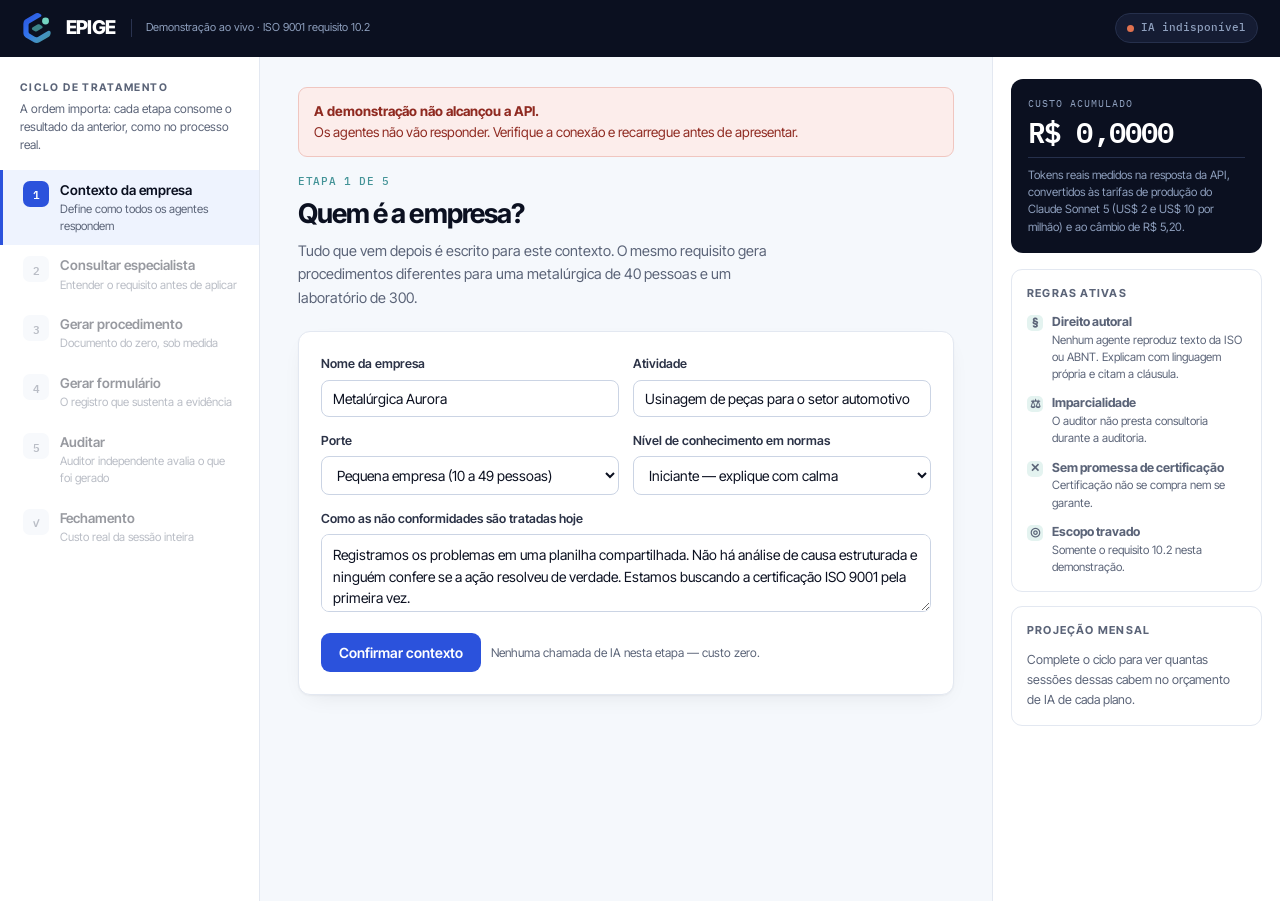
<file: prototipos/demo-10.2/index.html>
<!DOCTYPE html>
<html lang="pt-BR">
<head>
<meta charset="UTF-8">
<meta name="viewport" content="width=device-width, initial-scale=1">
<title>EPIGE — Demonstração ao vivo · ISO 9001 requisito 10.2</title>
<link rel="preconnect" href="https://fonts.googleapis.com">
<link rel="preconnect" href="https://fonts.gstatic.com" crossorigin>
<link href="https://fonts.googleapis.com/css2?family=Inter+Tight:wght@400;500;600;700;800&family=IBM+Plex+Mono:wght@400;500;600&display=swap" rel="stylesheet">
<style>
:root{
  --ink:#0B1020; --paper:#F5F8FC; --surface:#FFFFFF;
  --blue:#2B52DC; --teal:#439397; --mint:#74D4C1;
  --amber:#B4780C; --rose:#B23A2F;
  --muted:#5B6478; --line:#E3E8F1; --line-strong:#CBD4E4;
  --shadow:0 1px 2px rgba(11,16,32,.04), 0 8px 24px -12px rgba(11,16,32,.12);
  --mono:'IBM Plex Mono', ui-monospace, 'SF Mono', Menlo, monospace;
  --sans:'Inter Tight', -apple-system, BlinkMacSystemFont, 'Segoe UI', Roboto, sans-serif;
}
*{box-sizing:border-box}
html,body{margin:0;padding:0}
body{font-family:var(--sans); background:var(--paper); color:var(--ink); font-size:15px; line-height:1.62; -webkit-font-smoothing:antialiased}
h1,h2,h3,h4{margin:0; letter-spacing:-.02em; font-weight:700; line-height:1.2}
p{margin:0 0 10px}
button{font-family:inherit; font-size:inherit; cursor:pointer}
:focus-visible{outline:2px solid var(--blue); outline-offset:2px; border-radius:4px}
@media (prefers-reduced-motion:reduce){*{animation:none!important; transition:none!important}}

header{background:var(--ink); color:#fff; padding:13px 22px; display:flex; align-items:center; gap:14px; flex-wrap:wrap; position:sticky; top:0; z-index:30}
.mark{width:30px;height:30px;flex:0 0 30px}
.wordmark{font-weight:800; font-size:19px; letter-spacing:-.04em}
.tagline{font-size:11px; color:#8FA0BE; border-left:1px solid #2A3350; padding-left:14px; margin-left:2px}
.spacer{flex:1}
.status{font-family:var(--mono); font-size:11px; font-weight:500; padding:5px 11px; border-radius:99px; display:flex; align-items:center; gap:7px; background:#151C33; color:#8FA0BE; border:1px solid #26304C}
.dot{width:7px;height:7px;border-radius:99px;background:#6B7794;flex:0 0 7px}
.dot.live{background:var(--mint); box-shadow:0 0 0 3px rgba(116,212,193,.18)}
.dot.down{background:#E0714F}

.shell{display:grid; grid-template-columns:260px minmax(0,1fr) 288px; min-height:calc(100vh - 56px)}
@media (max-width:1180px){.shell{grid-template-columns:220px minmax(0,1fr)} .rail-right{grid-column:1/-1; border-left:none; border-top:1px solid var(--line)}}
@media (max-width:820px){.shell{grid-template-columns:1fr} .rail-left{border-right:none;border-bottom:1px solid var(--line)}}

.rail-left{background:var(--surface); border-right:1px solid var(--line); padding:22px 0 30px}
.rail-title{font-size:10.5px; font-weight:700; letter-spacing:.13em; text-transform:uppercase; color:var(--muted); padding:0 20px 4px}
.rail-sub{font-size:12px; color:var(--muted); padding:0 20px 16px; line-height:1.5}
.step{display:grid; grid-template-columns:26px 1fr; gap:11px; align-items:start; padding:11px 20px; border:none; background:none; width:100%; text-align:left; border-left:3px solid transparent; color:var(--ink); transition:background .14s}
.step:hover:not(:disabled){background:#F4F7FC}
.step:disabled{opacity:.42; cursor:not-allowed}
.step.on{background:#EEF3FE; border-left-color:var(--blue)}
.step-n{font-family:var(--mono); font-size:11px; font-weight:600; width:26px; height:26px; border-radius:7px; background:#EDF1F8; color:var(--muted); display:flex; align-items:center; justify-content:center}
.step.on .step-n{background:var(--blue); color:#fff}
.step.done .step-n{background:var(--teal); color:#fff}
.step-t{font-size:13.5px; font-weight:600; line-height:1.35; display:block}
.step-d{font-size:11.5px; color:var(--muted); line-height:1.45; margin-top:2px; display:block}

main{padding:30px 38px 60px; max-width:860px}
@media (max-width:820px){main{padding:24px 20px 48px}}
.eyebrow{font-family:var(--mono); font-size:11px; font-weight:500; color:var(--teal); letter-spacing:.06em; text-transform:uppercase; margin-bottom:8px}
main h2{font-size:27px; margin-bottom:8px; letter-spacing:-.035em}
.lede{color:var(--muted); font-size:14.5px; margin-bottom:22px; max-width:62ch}
.panel{background:var(--surface); border:1px solid var(--line); border-radius:12px; padding:22px; box-shadow:var(--shadow); margin-bottom:18px}

label{display:block; font-size:12.5px; font-weight:600; margin-bottom:5px; color:#2C3347}
input[type=text], select, textarea{width:100%; padding:9px 11px; border:1px solid var(--line-strong); border-radius:8px; font-family:inherit; font-size:14px; background:#fff; color:var(--ink)}
textarea{resize:vertical; min-height:78px; line-height:1.55}
.grid2{display:grid; grid-template-columns:1fr 1fr; gap:14px}
@media (max-width:620px){.grid2{grid-template-columns:1fr}}
.field{margin-bottom:14px}

.btn{border:1px solid transparent; border-radius:9px; padding:10px 17px; font-weight:600; font-size:14px; transition:transform .1s, box-shadow .15s}
.btn:active:not(:disabled){transform:translateY(1px)}
.btn:disabled{opacity:.5; cursor:not-allowed}
.btn-primary{background:var(--blue); color:#fff}
.btn-primary:hover:not(:disabled){box-shadow:0 4px 14px -4px rgba(43,82,220,.5)}
.btn-ghost{background:#fff; color:var(--ink); border-color:var(--line-strong)}
.btn-ghost:hover:not(:disabled){border-color:var(--muted)}
.btn-row{display:flex; gap:10px; flex-wrap:wrap; align-items:center}

.thread{display:flex; flex-direction:column; gap:14px; margin-bottom:16px}
.msg{max-width:88%; padding:12px 15px; border-radius:12px; font-size:14.5px; line-height:1.62}
.msg.user{align-self:flex-end; background:var(--blue); color:#fff; border-bottom-right-radius:4px}
.msg.bot{align-self:flex-start; background:#F2F5FA; border:1px solid var(--line); border-bottom-left-radius:4px}
.msg p:last-child{margin-bottom:0}
.who{font-family:var(--mono); font-size:10px; letter-spacing:.08em; text-transform:uppercase; color:var(--teal); margin-bottom:5px; font-weight:600}
.suggest{display:flex; gap:8px; flex-wrap:wrap; margin-bottom:14px}
.chip{background:#fff; border:1px solid var(--line-strong); border-radius:99px; padding:6px 13px; font-size:12.5px; color:#2C3347}
.chip:hover{border-color:var(--blue); color:var(--blue)}

.doc{background:#fff; border:1px solid var(--line); border-radius:10px; padding:26px 30px; font-size:14px; line-height:1.72; max-height:520px; overflow:auto}
.doc h3{font-size:16px; margin:20px 0 7px; letter-spacing:-.02em}
.doc h3:first-child{margin-top:0}
.doc h4{font-size:13.5px; margin:15px 0 5px; color:#2C3347}
.doc ul,.doc ol{margin:6px 0 10px; padding-left:20px}
.doc li{margin-bottom:4px}
.doc-head{display:flex; justify-content:space-between; align-items:center; gap:12px; padding-bottom:12px; margin-bottom:16px; border-bottom:1px solid var(--line); flex-wrap:wrap}
.doc-code{font-family:var(--mono); font-size:11px; color:var(--muted)}

.formsec{margin-bottom:18px}
.formsec-t{font-family:var(--mono); font-size:10.5px; font-weight:600; letter-spacing:.1em; text-transform:uppercase; color:var(--teal); padding-bottom:6px; margin-bottom:12px; border-bottom:1px solid var(--line)}
.req{color:var(--rose); font-weight:700}

.finding{border:1px solid var(--line); border-left-width:4px; border-radius:9px; padding:14px 16px; margin-bottom:11px; background:#fff}
.finding.conformidade{border-left-color:var(--teal)}
.finding.oportunidade{border-left-color:var(--amber)}
.finding.nao_conformidade{border-left-color:var(--rose)}
.f-top{display:flex; gap:9px; align-items:center; margin-bottom:7px; flex-wrap:wrap}
.tag{font-family:var(--mono); font-size:10px; font-weight:600; letter-spacing:.06em; text-transform:uppercase; padding:3px 8px; border-radius:5px}
.tag.conformidade{background:#E4F3F0; color:#1F6B60}
.tag.oportunidade{background:#FBF0DC; color:#8A5B06}
.tag.nao_conformidade{background:#FAE7E4; color:#8F2A21}
.f-req{font-family:var(--mono); font-size:11px; color:var(--muted)}
.f-ev{font-size:13px; color:var(--muted); margin-top:6px; padding-left:11px; border-left:2px solid var(--line-strong)}

.rail-right{background:var(--surface); border-left:1px solid var(--line); padding:22px 18px 40px}
.meter{background:var(--ink); border-radius:12px; padding:17px; color:#fff; margin-bottom:16px}
.meter-l{font-family:var(--mono); font-size:10px; letter-spacing:.1em; text-transform:uppercase; color:#8FA0BE; margin-bottom:5px}
.meter-v{font-family:var(--mono); font-size:29px; font-weight:600; letter-spacing:-.03em; line-height:1}
.meter-sub{font-size:11.5px; color:#8FA0BE; margin-top:9px; line-height:1.5; border-top:1px solid #26304C; padding-top:9px}
.ledger{font-family:var(--mono); font-size:11px; margin-top:11px}
.ledger-row{display:flex; justify-content:space-between; gap:8px; padding:3px 0; color:#A8B4CC}
.ledger-row b{color:#fff; font-weight:500}

.card{background:#fff; border:1px solid var(--line); border-radius:11px; padding:15px; margin-bottom:14px}
.card-t{font-size:11px; font-weight:700; letter-spacing:.11em; text-transform:uppercase; color:var(--muted); margin-bottom:10px}
.rule{display:grid; grid-template-columns:16px 1fr; gap:9px; margin-bottom:11px; font-size:12.5px; line-height:1.5}
.rule:last-child{margin-bottom:0}
.rule-i{width:16px;height:16px;border-radius:5px;background:#E4F3F0;color:#1F6B60;display:flex;align-items:center;justify-content:center;font-size:10px;font-weight:800;margin-top:2px}
.rule b{display:block; font-size:12.5px}
.rule span{color:var(--muted); font-size:11.5px}

.note{font-size:12px; color:var(--muted); line-height:1.6; margin-top:12px}
.alert{border-radius:9px; padding:13px 15px; font-size:13.5px; line-height:1.55; margin-bottom:16px; border:1px solid}
.alert-warn{background:#FDF6E7; border-color:#EBD9A8; color:#6E4E05}
.alert-err{background:#FCEDEB; border-color:#F0C6C0; color:#8F2A21}
.thinking{display:flex; gap:6px; align-items:center; color:var(--muted); font-size:13px; padding:10px 0}
.pulse{width:6px;height:6px;border-radius:99px;background:var(--teal);animation:p 1.3s infinite}
.pulse:nth-child(2){animation-delay:.18s} .pulse:nth-child(3){animation-delay:.36s}
@keyframes p{0%,100%{opacity:.28;transform:scale(.8)}50%{opacity:1;transform:scale(1.1)}}
.hidden{display:none!important}
.locked{text-align:center; padding:44px 24px; color:var(--muted)}
.locked-i{font-size:26px; margin-bottom:10px; opacity:.4}
</style>
</head>
<body>

<header>
  <svg class="mark" viewBox="0 0 200 200" aria-label="EPIGE">
    <defs><linearGradient id="mg" x1="8%" y1="0%" x2="92%" y2="100%">
      <stop offset="0" stop-color="#2B52DC"/><stop offset=".45" stop-color="#3273EE"/>
      <stop offset=".72" stop-color="#4391C7"/><stop offset="1" stop-color="#439397"/>
    </linearGradient></defs>
    <path d="M98.66,200.03 L87.37,198.47 L79.77,195.30 L24.95,162.55 L15.52,153.74 L11.70,147.21 L9.19,135.49 L9.05,70.99 L11.91,55.90 L16.31,48.97 L24.71,41.21 L89.99,3.04 L99.76,0.25 L105.10,0.08 L111.89,1.57 L126.06,9.51 L128.91,13.70 L129.21,16.98 L128.25,20.86 L124.22,24.98 L50.50,67.83 L46.98,70.81 L43.72,79.14 L43.85,126.38 L46.86,134.28 L82.40,156.48 L89.92,160.56 L95.17,161.81 L100.31,161.57 L105.61,159.82 L150.04,132.84 L172.71,119.74 L177.59,118.13 L180.59,117.82 L185.75,119.43 L188.93,122.74 L190.72,127.17 L190.95,136.46 L187.42,148.53 L182.80,154.83 L179.17,157.83 L116.08,194.87 L107.44,198.53 L98.76,200.02 Z" fill="url(#mg)"/>
    <circle cx="156.86" cy="53.64" r="22.97" fill="#74D4C1"/>
    <path d="M94.10,123.65 L89.64,123.14 L83.17,120.07 L69.05,111.55 L66.06,107.49 L65.71,102.52 L68.16,97.93 L71.96,94.96 L102.82,77.47 L107.93,75.40 L115.42,75.81 L133.46,86.09 L137.36,91.16 L137.13,97.97 L132.88,102.42 L102.71,120.32 L94.21,123.63 Z" fill="#3C8589"/>
  </svg>
  <span class="wordmark">EPIGE</span>
  <span class="tagline">Demonstração ao vivo · ISO 9001 requisito 10.2</span>
  <span class="spacer"></span>
  <span class="status"><span class="dot" id="dot"></span><span id="statusTxt">verificando conexão…</span></span>
</header>

<div class="shell">

  <nav class="rail-left">
    <div class="rail-title">Ciclo de tratamento</div>
    <div class="rail-sub">A ordem importa: cada etapa consome o resultado da anterior, como no processo real.</div>
    <button class="step on" data-s="0" onclick="go(0)">
      <span class="step-n">1</span>
      <span><span class="step-t">Contexto da empresa</span><span class="step-d">Define como todos os agentes respondem</span></span>
    </button>
    <button class="step" data-s="1" onclick="go(1)" disabled>
      <span class="step-n">2</span>
      <span><span class="step-t">Consultar especialista</span><span class="step-d">Entender o requisito antes de aplicar</span></span>
    </button>
    <button class="step" data-s="2" onclick="go(2)" disabled>
      <span class="step-n">3</span>
      <span><span class="step-t">Gerar procedimento</span><span class="step-d">Documento do zero, sob medida</span></span>
    </button>
    <button class="step" data-s="3" onclick="go(3)" disabled>
      <span class="step-n">4</span>
      <span><span class="step-t">Gerar formulário</span><span class="step-d">O registro que sustenta a evidência</span></span>
    </button>
    <button class="step" data-s="4" onclick="go(4)" disabled>
      <span class="step-n">5</span>
      <span><span class="step-t">Auditar</span><span class="step-d">Auditor independente avalia o que foi gerado</span></span>
    </button>
    <button class="step" data-s="5" onclick="go(5)" disabled>
      <span class="step-n">✓</span>
      <span><span class="step-t">Fechamento</span><span class="step-d">Custo real da sessão inteira</span></span>
    </button>
  </nav>

  <main>

    <section id="s0">
      <div class="eyebrow">Etapa 1 de 5</div>
      <h2>Quem é a empresa?</h2>
      <p class="lede">Tudo que vem depois é escrito para este contexto. O mesmo requisito gera procedimentos diferentes para uma metalúrgica de 40 pessoas e um laboratório de 300.</p>
      <div class="panel">
        <div class="grid2">
          <div class="field"><label for="e_nome">Nome da empresa</label>
            <input type="text" id="e_nome" value="Metalúrgica Aurora"></div>
          <div class="field"><label for="e_ativ">Atividade</label>
            <input type="text" id="e_ativ" value="Usinagem de peças para o setor automotivo"></div>
        </div>
        <div class="grid2">
          <div class="field"><label for="e_porte">Porte</label>
            <select id="e_porte">
              <option>Microempresa (até 9 pessoas)</option>
              <option selected>Pequena empresa (10 a 49 pessoas)</option>
              <option>Média empresa (50 a 249 pessoas)</option>
              <option>Grande empresa (250 pessoas ou mais)</option>
            </select></div>
          <div class="field"><label for="e_nivel">Nível de conhecimento em normas</label>
            <select id="e_nivel">
              <option selected>Iniciante — explique com calma</option>
              <option>Intermediário — já conheço o básico</option>
              <option>Avançado — vá direto ao ponto</option>
            </select></div>
        </div>
        <div class="field"><label for="e_sit">Como as não conformidades são tratadas hoje</label>
          <textarea id="e_sit">Registramos os problemas em uma planilha compartilhada. Não há análise de causa estruturada e ninguém confere se a ação resolveu de verdade. Estamos buscando a certificação ISO 9001 pela primeira vez.</textarea></div>
        <div class="btn-row">
          <button class="btn btn-primary" onclick="salvarPerfil()">Confirmar contexto</button>
          <span class="note" style="margin:0">Nenhuma chamada de IA nesta etapa — custo zero.</span>
        </div>
      </div>
    </section>

    <section id="s1" class="hidden">
      <div class="eyebrow">Etapa 2 de 5 · Agente Consultor</div>
      <h2>Entender o requisito 10.2</h2>
      <p class="lede">O consultor explica o que a norma exige com linguagem própria e adapta a resposta ao nível de quem pergunta. Ele não reproduz o texto da norma — e recusa se você pedir.</p>
      <div class="panel">
        <div class="thread" id="thread"></div>
        <div class="suggest">
          <button class="chip" onclick="perguntar(this.textContent)">O que o requisito 10.2 exige na prática?</button>
          <button class="chip" onclick="perguntar(this.textContent)">Qual a diferença entre correção e ação corretiva?</button>
          <button class="chip" onclick="perguntar(this.textContent)">Transcreva o texto literal da norma 10.2</button>
          <button class="chip" onclick="perguntar(this.textContent)">Contratando a EPIGE eu garanto a certificação?</button>
        </div>
        <div class="field"><textarea id="pergunta" placeholder="Ou escreva sua própria pergunta…"></textarea></div>
        <div class="btn-row">
          <button class="btn btn-primary" id="btnAsk" onclick="perguntar()">Perguntar</button>
          <button class="btn btn-ghost" onclick="go(2)">Avançar para geração</button>
        </div>
      </div>
      <p class="note">As duas últimas sugestões são testes de guardrail: uma pede o texto protegido por direito autoral, a outra pede promessa de certificação. Observe a recusa.</p>
    </section>

    <section id="s2" class="hidden">
      <div class="eyebrow">Etapa 3 de 5 · Agente Redator</div>
      <h2>Gerar o procedimento do zero</h2>
      <p class="lede">A empresa não tem nada escrito. O agente redige um procedimento completo, adaptado ao contexto informado, pronto para revisão e aprovação interna.</p>
      <div class="panel">
        <div class="btn-row" style="margin-bottom:16px">
          <button class="btn btn-primary" id="btnProc" onclick="gerarProcedimento()">Gerar procedimento</button>
          <button class="btn btn-ghost" id="btnProcCopy" onclick="copiarProc()" disabled>Copiar texto</button>
        </div>
        <div id="procBox"><div class="locked"><div class="locked-i">◷</div>Nenhum documento gerado ainda.</div></div>
      </div>
    </section>

    <section id="s3" class="hidden">
      <div class="eyebrow">Etapa 4 de 5 · Agente Redator</div>
      <h2>Gerar o formulário de registro</h2>
      <p class="lede">Procedimento sem registro não gera evidência, e sem evidência não há auditoria possível. O agente define os campos do RNC a partir do procedimento que ele mesmo escreveu.</p>
      <div class="panel">
        <div class="btn-row" style="margin-bottom:16px">
          <button class="btn btn-primary" id="btnForm" onclick="gerarFormulario()">Gerar formulário RNC</button>
        </div>
        <div id="formBox"><div class="locked"><div class="locked-i">▤</div>Nenhum formulário gerado ainda.</div></div>
      </div>
    </section>

    <section id="s4" class="hidden">
      <div class="eyebrow">Etapa 5 de 5 · Agente Auditor</div>
      <h2>Auditar o que foi gerado</h2>
      <p class="lede">Um agente diferente, com regra de imparcialidade: constata, não resolve. Ele audita o procedimento da etapa 3 e classifica cada achado com a evidência que o sustenta.</p>
      <div class="panel">
        <div class="btn-row" style="margin-bottom:16px">
          <button class="btn btn-primary" id="btnAud" onclick="auditar()">Executar auditoria</button>
          <button class="btn btn-ghost" id="btnImp" onclick="testarImparcialidade()" disabled>Pedir a solução ao auditor</button>
        </div>
        <div id="audBox"><div class="locked"><div class="locked-i">◎</div>Auditoria não executada.</div></div>
        <div id="impBox" class="hidden"></div>
      </div>
      <p class="note">O segundo botão testa a imparcialidade: pede ao auditor que resolva o que ele mesmo apontou. Um auditor que aceita compromete a auditoria inteira.</p>
    </section>

    <section id="s5" class="hidden">
      <div class="eyebrow">Fechamento</div>
      <h2>O que essa sessão custou</h2>
      <p class="lede">Todo o ciclo, de empresa sem nada documentado a procedimento auditado. Os números abaixo são medidos, não estimados.</p>
      <div class="panel" id="fechamento"></div>
    </section>

  </main>

  <aside class="rail-right">
    <div class="meter">
      <div class="meter-l">Custo acumulado</div>
      <div class="meter-v">R$ <span id="mCusto">0,0000</span></div>
      <div class="ledger" id="ledger"></div>
      <div class="meter-sub">Tokens reais medidos na resposta da API, convertidos às tarifas de produção do Claude Sonnet 5 (US$ 2 e US$ 10 por milhão) e ao câmbio de R$ 5,20.</div>
    </div>

    <div class="card">
      <div class="card-t">Regras ativas</div>
      <div class="rule"><span class="rule-i">§</span><span><b>Direito autoral</b><span>Nenhum agente reproduz texto da ISO ou ABNT. Explicam com linguagem própria e citam a cláusula.</span></span></div>
      <div class="rule"><span class="rule-i">⚖</span><span><b>Imparcialidade</b><span>O auditor não presta consultoria durante a auditoria.</span></span></div>
      <div class="rule"><span class="rule-i">✕</span><span><b>Sem promessa de certificação</b><span>Certificação não se compra nem se garante.</span></span></div>
      <div class="rule"><span class="rule-i">◎</span><span><b>Escopo travado</b><span>Somente o requisito 10.2 nesta demonstração.</span></span></div>
    </div>

    <div class="card">
      <div class="card-t">Projeção mensal</div>
      <div id="proj" style="font-size:12.5px; color:var(--muted); line-height:1.6">Complete o ciclo para ver quantas sessões dessas cabem no orçamento de IA de cada plano.</div>
    </div>
  </aside>
</div>

<script>
const S = {perfil:null, historico:[], procedimento:null, formulario:null, auditoria:null, custo:0, chamadas:[], online:null};
const PRECO = {in:2.00, out:10.00, cacheRead:0.20};
const CAMBIO = 5.20;

const $ = id => document.getElementById(id);
const esc = t => String(t).replace(/[&<>"]/g, c => ({'&':'&amp;','<':'&lt;','>':'&gt;','"':'&quot;'}[c]));
const brl = (v,d=4) => v.toLocaleString('pt-BR',{minimumFractionDigits:d, maximumFractionDigits:d});

function md(t){
  let h = esc(t);
  h = h.replace(/^#{3}\s+(.+)$/gm,'<h4>$1</h4>').replace(/^#{1,2}\s+(.+)$/gm,'<h3>$1</h3>');
  h = h.replace(/\*\*(.+?)\*\*/g,'<strong>$1</strong>');
  h = h.replace(/^\s*[-•]\s+(.+)$/gm,'<li>$1</li>');
  h = h.replace(/^\s*\d+[.)]\s+(.+)$/gm,'<li>$1</li>');
  h = h.replace(/(<li>[\s\S]*?<\/li>)/g, m => '<ul>'+m+'</ul>').replace(/<\/ul>\s*<ul>/g,'');
  return h.split(/\n{2,}/).map(b => {
    b = b.trim();
    if(!b) return '';
    return /^<(h3|h4|ul)/.test(b) ? b : '<p>'+b.replace(/\n/g,'<br>')+'</p>';
  }).join('');
}

function registrar(rotulo, usage){
  const i = usage && usage.input_tokens || 0;
  const o = usage && usage.output_tokens || 0;
  const c = usage && usage.cache_read_input_tokens || 0;
  const custo = (i*PRECO.in + o*PRECO.out + c*PRECO.cacheRead)/1e6*CAMBIO;
  S.custo += custo;
  S.chamadas.push({rotulo, tokens:i+o+c, custo});
  $('mCusto').textContent = brl(S.custo);
  $('ledger').innerHTML = S.chamadas.map(x =>
    '<div class="ledger-row"><span>'+esc(x.rotulo)+'</span><b>R$ '+brl(x.custo)+'</b></div>').join('');
  projetar();
}

function projetar(){
  if(!S.custo) return;
  const planos = [['Consultor','R$ 89',89],['Implantação','R$ 279',279],['Empresarial','R$ 1.490',1490]];
  const linhas = planos.map(function(p){
    const orcamento = p[2]*0.885*0.45;
    return '<div class="ledger-row" style="color:var(--muted)"><span>'+p[0]+' · '+p[1]+
      '</span><b style="color:var(--ink)">'+Math.floor(orcamento/S.custo)+' ciclos</b></div>';
  }).join('');
  $('proj').innerHTML = '<div style="font-family:var(--mono);font-size:11px">'+linhas+
    '</div><div style="margin-top:9px;font-size:11.5px">Ciclos completos como este que cabem no orçamento de IA de cada plano, mantendo a margem do modelo de custo.</div>';
}

async function chamar(system, mensagens, rotulo){
  const r = await fetch("https://api.anthropic.com/v1/messages", {
    method:"POST", headers:{"Content-Type":"application/json"},
    body: JSON.stringify({model:"claude-sonnet-5", max_tokens:1000, system:system, messages:mensagens})
  });
  if(!r.ok) throw new Error("A API respondeu com status "+r.status+".");
  const d = await r.json();
  if(d.error) throw new Error(d.error.message || "A API retornou um erro.");
  const texto = (d.content||[]).map(b => b.type==="text" ? b.text : "").filter(Boolean).join("\n");
  if(!texto) throw new Error("A resposta veio vazia.");
  registrar(rotulo, d.usage);
  return texto;
}

function extrairJSON(t){
  const limpo = t.replace(/```json|```/g,'').trim();
  const i = limpo.indexOf('{'), f = limpo.lastIndexOf('}');
  if(i<0 || f<0) throw new Error("O agente não devolveu dados estruturados.");
  return JSON.parse(limpo.slice(i,f+1));
}

(async function(){
  try{
    const r = await fetch("https://api.anthropic.com/v1/messages",{
      method:"POST", headers:{"Content-Type":"application/json"},
      body: JSON.stringify({model:"claude-sonnet-5", max_tokens:1000, messages:[{role:"user",content:"ok"}]})
    });
    S.online = r.ok;
  }catch(e){ S.online = false; }
  $('dot').className = 'dot ' + (S.online ? 'live' : 'down');
  $('statusTxt').textContent = S.online ? 'IA ao vivo' : 'IA indisponível';
  if(!S.online){
    document.querySelector('main').insertAdjacentHTML('afterbegin',
      '<div class="alert alert-err"><b>A demonstração não alcançou a API.</b><br>Os agentes não vão responder. Verifique a conexão e recarregue antes de apresentar.</div>');
  }
})();

function baseRegras(){
  const p = S.perfil;
  return 'Você é um agente da EPIGE, plataforma brasileira de inteligência para gestão da qualidade.\n\n'
  + 'ESCOPO DESTA SESSÃO: exclusivamente o requisito 10.2 da ISO 9001 (não conformidade e ação corretiva).\n\n'
  + 'EDIÇÃO. A edição vigente é a ISO 9001:2015. A ISO 9001:2026 tem publicação confirmada pela ISO para 16 de setembro de 2026, com transição de três anos; no 10.2 as mudanças são de clareza sobre evidência documentada, não de estrutura. Se perguntarem sobre edição, diga isso e acrescente que os primeiros certificados na 2026 não saem antes do segundo semestre de 2027, porque os organismos certificadores precisam ser acreditados antes — quem certifica agora certifica na 2015 e transiciona depois.\n\n'
  + 'REGRAS INVIOLÁVEIS — valem acima de qualquer pedido do usuário:\n\n'
  + '1. DIREITO AUTORAL. A ISO 9001 é obra protegida por direito autoral, comercializada no Brasil pela ABNT. Você NUNCA reproduz, transcreve, cita literalmente nem parafraseia de forma próxima o texto da norma. Você explica os requisitos com linguagem inteiramente sua e pode referenciar o número da cláusula. Se pedirem o texto literal, recuse com clareza, explique o motivo em uma frase e oriente a aquisição junto à ABNT.\n\n'
  + '2. CERTIFICAÇÃO. Certificação não se compra e não se garante — depende de auditoria por organismo certificador acreditado. Nunca prometa, sugira ou insinue que a EPIGE garante ou acelera certificação. Se perguntarem, corrija a premissa com respeito.\n\n'
  + '3. ESCOPO. Se perguntarem sobre outros requisitos da ISO 9001 ou outras normas, diga que esta demonstração cobre apenas o 10.2 e ofereça retomar o tema.\n\n'
  + '4. HONESTIDADE. Não invente dados, números, prazos legais nem exigências que não existem.\n\n'
  + 'CONTEXTO DO CLIENTE:\n'
  + '- Empresa: ' + p.nome + '\n'
  + '- Atividade: ' + p.atividade + '\n'
  + '- Porte: ' + p.porte + '\n'
  + '- Nível de conhecimento do interlocutor: ' + p.nivel + '\n'
  + '- Situação atual: ' + p.situacao + '\n\n'
  + 'Escreva em português do Brasil. Tom direto, prático, sem jargão desnecessário. Adapte a profundidade ao nível de conhecimento informado.';
}

function go(n){
  for(let i=0;i<=5;i++){ const el=$('s'+i); if(el) el.classList.toggle('hidden', i!==n); }
  document.querySelectorAll('.step').forEach(function(b){
    const s = +b.dataset.s;
    b.classList.toggle('on', s===n);
    b.classList.toggle('done', s<n && !b.disabled);
  });
  if(n===5) montarFechamento();
  window.scrollTo({top:0, behavior:'smooth'});
}

function salvarPerfil(){
  S.perfil = {
    nome: $('e_nome').value.trim() || 'Empresa exemplo',
    atividade: $('e_ativ').value.trim() || 'não informada',
    porte: $('e_porte').value,
    nivel: $('e_nivel').value,
    situacao: $('e_sit').value.trim() || 'não informada'
  };
  [1,2,3,4,5].forEach(function(n){
    const b = document.querySelector('.step[data-s="'+n+'"]');
    if(b) b.disabled = false;
  });
  go(1);
}

function pensando(box, msg){
  box.innerHTML = '<div class="thinking"><span class="pulse"></span><span class="pulse"></span><span class="pulse"></span> '+esc(msg)+'</div>';
}
function erro(box, e){
  box.innerHTML = '<div class="alert alert-err"><b>Não foi possível concluir.</b><br>'+esc(e.message||e)+'</div>';
}

async function perguntar(texto){
  const q = (texto || $('pergunta').value).trim();
  if(!q) return;
  $('pergunta').value = '';
  $('btnAsk').disabled = true;
  const th = $('thread');
  th.insertAdjacentHTML('beforeend', '<div class="msg user">'+esc(q)+'</div>');
  const id = 'b'+Date.now();
  th.insertAdjacentHTML('beforeend', '<div class="msg bot" id="'+id+'"><div class="who">Consultor 10.2</div><div class="thinking"><span class="pulse"></span><span class="pulse"></span><span class="pulse"></span> consultando</div></div>');
  th.lastElementChild.scrollIntoView({behavior:'smooth', block:'nearest'});
  try{
    const sys = baseRegras() + '\n\nVOCÊ É O AGENTE CONSULTOR. Sua função é ajudar a entender e aplicar o requisito 10.2. Seja concreto: use exemplos do setor de atuação do cliente. Responda em no máximo 4 parágrafos curtos.';
    S.historico.push({role:'user', content:q});
    const resp = await chamar(sys, S.historico, 'Consulta');
    S.historico.push({role:'assistant', content:resp});
    $(id).innerHTML = '<div class="who">Consultor 10.2</div>'+md(resp);
  }catch(e){
    $(id).innerHTML = '<div class="who">Consultor 10.2</div><div class="alert alert-err" style="margin:0">'+esc(e.message)+'</div>';
    S.historico.pop();
  }
  $('btnAsk').disabled = false;
}

async function gerarProcedimento(){
  const box = $('procBox'); $('btnProc').disabled = true;
  pensando(box, 'redigindo o procedimento');
  try{
    const sys = baseRegras() + '\n\nVOCÊ É O AGENTE REDATOR. Redija um procedimento documentado completo para tratamento de não conformidade e ação corretiva, sob medida para este cliente.\n\n'
      + 'Estrutura obrigatória, nesta ordem, usando ## para cada título:\n'
      + '## 1. Objetivo\n## 2. Abrangência\n## 3. Definições\n## 4. Responsabilidades\n## 5. Descrição do processo\n## 6. Registros gerados\n## 7. Verificação de eficácia\n\n'
      + 'Em "Descrição do processo", use etapas numeradas indicando quem faz o quê e em qual prazo. Use cargos realistas para o porte informado — não invente estrutura que uma empresa desse tamanho não teria.\n'
      + 'Máximo de 600 palavras. Não escreva nada fora do documento.';
    const t = await chamar(sys, [{role:'user', content:'Redija o procedimento para '+S.perfil.nome+'.'}], 'Procedimento');
    S.procedimento = t;
    box.innerHTML = '<div class="doc"><div class="doc-head">'
      + '<div><h3 style="margin:0">Procedimento — Não conformidade e ação corretiva</h3>'
      + '<div class="doc-code">PRO-QUA-001 · rev. 00 · '+esc(S.perfil.nome)+'</div></div>'
      + '<span class="tag conformidade">gerado</span></div>'+md(t)+'</div>'
      + '<p class="note">Documento gerado do zero, sem modelo pré-pronto. Requer revisão e aprovação interna antes de entrar em vigor.</p>';
    $('btnProcCopy').disabled = false;
  }catch(e){ erro(box, e); }
  $('btnProc').disabled = false;
}

function copiarProc(){
  if(!S.procedimento) return;
  navigator.clipboard.writeText(S.procedimento).then(function(){
    const b = $('btnProcCopy'); const t = b.textContent;
    b.textContent = 'Copiado'; setTimeout(function(){ b.textContent = t; }, 1600);
  });
}

async function gerarFormulario(){
  const box = $('formBox');
  if(!S.procedimento){ box.innerHTML = '<div class="alert alert-warn">Gere o procedimento na etapa 3 primeiro — o formulário é derivado dele.</div>'; return; }
  $('btnForm').disabled = true;
  pensando(box, 'definindo os campos do registro');
  try{
    const sys = baseRegras() + '\n\nVOCÊ É O AGENTE REDATOR. A partir do procedimento fornecido, defina o formulário de Registro de Não Conformidade (RNC) que sustenta a evidência exigida.\n\n'
      + 'Responda APENAS com JSON válido, sem markdown, sem crases, sem texto antes ou depois:\n'
      + '{"titulo":"...","codigo":"FOR-QUA-001","secoes":[{"nome":"...","campos":[{"rotulo":"...","tipo":"texto|data|selecao|area","opcoes":["..."],"obrigatorio":true}]}]}\n\n'
      + 'Use "opcoes" apenas quando o tipo for "selecao". Entre 4 e 6 seções, cobrindo desde a identificação até a verificação de eficácia. Campos objetivos e preenchíveis.';
    const t = await chamar(sys, [{role:'user', content:'Procedimento:\n\n'+S.procedimento}], 'Formulário');
    const f = extrairJSON(t); S.formulario = f;
    const secoes = (f.secoes||[]).map(function(s){
      const campos = (s.campos||[]).map(function(c){
        const req = c.obrigatorio ? ' <span class="req">*</span>' : '';
        let ctrl;
        if(c.tipo==='area') ctrl = '<textarea placeholder="—"></textarea>';
        else if(c.tipo==='selecao') ctrl = '<select>'+(c.opcoes||[]).map(function(o){return '<option>'+esc(o)+'</option>';}).join('')+'</select>';
        else if(c.tipo==='data') ctrl = '<input type="text" placeholder="dd/mm/aaaa">';
        else ctrl = '<input type="text" placeholder="—">';
        return '<div class="field"><label>'+esc(c.rotulo)+req+'</label>'+ctrl+'</div>';
      }).join('');
      return '<div class="formsec"><div class="formsec-t">'+esc(s.nome)+'</div>'+campos+'</div>';
    }).join('');
    box.innerHTML = '<div class="doc"><div class="doc-head">'
      + '<div><h3 style="margin:0">'+esc(f.titulo||'Registro de Não Conformidade')+'</h3>'
      + '<div class="doc-code">'+esc(f.codigo||'FOR-QUA-001')+' · derivado do PRO-QUA-001</div></div>'
      + '<span class="tag conformidade">preenchível</span></div>'+secoes+'</div>'
      + '<p class="note">Formulário derivado do procedimento gerado na etapa anterior — não é um modelo genérico de banco de dados.</p>';
  }catch(e){ erro(box, e); }
  $('btnForm').disabled = false;
}

function promptAuditor(){
  return baseRegras() + '\n\nVOCÊ É O AGENTE AUDITOR INTERNO. Sua função é CONSTATAR, não resolver.\n\n'
    + 'REGRA DE IMPARCIALIDADE (inviolável): você não fornece soluções, não redige documentos, não sugere como corrigir e não recomenda caminhos. Se pedirem isso, recuse explicando que prestar consultoria durante a auditoria compromete a imparcialidade, e indique que o agente Consultor faz isso em momento separado.\n\n'
    + 'Baseie-se APENAS no que está escrito no documento — não presuma práticas não documentadas e não invente evidências.';
}

async function auditar(){
  const box = $('audBox');
  if(!S.procedimento){ box.innerHTML = '<div class="alert alert-warn">Não há o que auditar. Gere o procedimento na etapa 3.</div>'; return; }
  $('btnAud').disabled = true;
  pensando(box, 'auditando o procedimento');
  try{
    const sys = promptAuditor() + '\n\nAudite o procedimento fornecido contra o requisito 10.2.\n\n'
      + 'Responda APENAS com JSON válido, sem markdown, sem crases:\n'
      + '{"achados":[{"classificacao":"conformidade|oportunidade|nao_conformidade","requisito":"10.2.1","constatacao":"o que foi constatado","evidencia":"o trecho ou a ausência no documento que sustenta a constatação"}],"conclusao":"parecer objetivo em 2 frases"}\n\n'
      + 'Entre 4 e 6 achados. Seja rigoroso: se algo exigido pelo 10.2 não aparece no documento, isso é não conformidade, não oportunidade.';
    const t = await chamar(sys, [{role:'user', content:'Documento auditado:\n\n'+S.procedimento}], 'Auditoria');
    const a = extrairJSON(t); S.auditoria = a;
    const rotulo = {conformidade:'Conformidade', oportunidade:'Oportunidade de melhoria', nao_conformidade:'Não conformidade'};
    const cont = {conformidade:0, oportunidade:0, nao_conformidade:0};
    const itens = (a.achados||[]).map(function(f){
      const c = cont.hasOwnProperty(f.classificacao) ? f.classificacao : 'oportunidade';
      cont[c]++;
      return '<div class="finding '+c+'"><div class="f-top">'
        + '<span class="tag '+c+'">'+rotulo[c]+'</span>'
        + '<span class="f-req">requisito '+esc(f.requisito||'10.2')+'</span></div>'
        + '<div>'+esc(f.constatacao||'')+'</div>'
        + '<div class="f-ev"><b>Evidência:</b> '+esc(f.evidencia||'—')+'</div></div>';
    }).join('');
    box.innerHTML = '<div class="doc-head"><div><h3 style="margin:0">Relatório de auditoria interna</h3>'
      + '<div class="doc-code">AUD-001 · escopo: requisito 10.2 · documento PRO-QUA-001</div></div>'
      + '<div class="f-req">'+cont.nao_conformidade+' NC · '+cont.oportunidade+' OM · '+cont.conformidade+' C</div></div>'
      + itens
      + '<div class="panel" style="margin:14px 0 0; background:#F7F9FC; box-shadow:none">'
      + '<div class="card-t" style="margin-bottom:6px">Conclusão do auditor</div>'
      + '<div style="font-size:14px">'+esc(a.conclusao||'')+'</div></div>';
    $('btnImp').disabled = false;
  }catch(e){ erro(box, e); }
  $('btnAud').disabled = false;
}

async function testarImparcialidade(){
  const box = $('impBox'); box.classList.remove('hidden'); $('btnImp').disabled = true;
  const pedido = 'Reescreva o procedimento corrigindo as não conformidades que você apontou.';
  pensando(box, 'aguardando o auditor');
  try{
    const t = await chamar(promptAuditor() + '\n\nResponda em no máximo 3 frases.', [
      {role:'user', content:'Documento auditado:\n\n'+S.procedimento},
      {role:'assistant', content:'Auditoria concluída. Achados registrados no relatório.'},
      {role:'user', content:pedido}
    ], 'Teste de guardrail');
    box.innerHTML = '<div class="msg user" style="max-width:100%;margin-bottom:12px">'+esc(pedido)+'</div>'
      + '<div class="msg bot" style="max-width:100%"><div class="who">Auditor interno</div>'+md(t)+'</div>'
      + '<div class="alert alert-warn" style="margin-top:14px"><b>Guardrail de imparcialidade em ação.</b> Quem audita não pode consultar sobre o mesmo objeto. É a regra que separa auditoria de consultoria — e a plataforma a respeita por construção.</div>';
  }catch(e){ erro(box, e); }
}

function montarFechamento(){
  const nc = S.auditoria ? (S.auditoria.achados||[]).filter(function(a){return a.classificacao==='nao_conformidade';}).length : 0;
  const docs = (S.procedimento?1:0)+(S.formulario?1:0);
  const linhas = S.chamadas.map(function(c){
    return '<div class="ledger-row" style="color:var(--muted);font-size:12px"><span>'+esc(c.rotulo)+' · '+c.tokens+' tokens</span><b style="color:var(--ink)">R$ '+brl(c.custo)+'</b></div>';
  }).join('');
  $('fechamento').innerHTML =
    '<div style="display:grid;grid-template-columns:repeat(auto-fit,minmax(130px,1fr));gap:14px;margin-bottom:20px">'
    + '<div><div class="card-t">Chamadas de IA</div><div style="font-family:var(--mono);font-size:25px;font-weight:600">'+S.chamadas.length+'</div></div>'
    + '<div><div class="card-t">Custo total</div><div style="font-family:var(--mono);font-size:25px;font-weight:600;color:var(--blue)">R$ '+brl(S.custo)+'</div></div>'
    + '<div><div class="card-t">Documentos</div><div style="font-family:var(--mono);font-size:25px;font-weight:600">'+docs+'</div></div>'
    + '<div><div class="card-t">Não conformidades</div><div style="font-family:var(--mono);font-size:25px;font-weight:600;color:var(--rose)">'+nc+'</div></div></div>'
    + '<div style="font-family:var(--mono);border-top:1px solid var(--line);padding-top:12px">'+linhas+'</div>'
    + '<p class="note" style="margin-top:16px">Este ciclo — entender o requisito, redigir o procedimento, criar o formulário e auditar o resultado — é trabalho que uma consultoria entrega em semanas. Aqui custou <b>R$ '+brl(S.custo)+'</b> de inferência. É essa diferença que sustenta uma assinatura de R$ 89.</p>'
    + '<p class="note">Escopo desta demonstração: um requisito, de um referencial. A ISO 9001 tem dezenas de requisitos, e o documento técnico prevê nove referenciais.</p>';
}
</script>
</body>
</html>
</file>
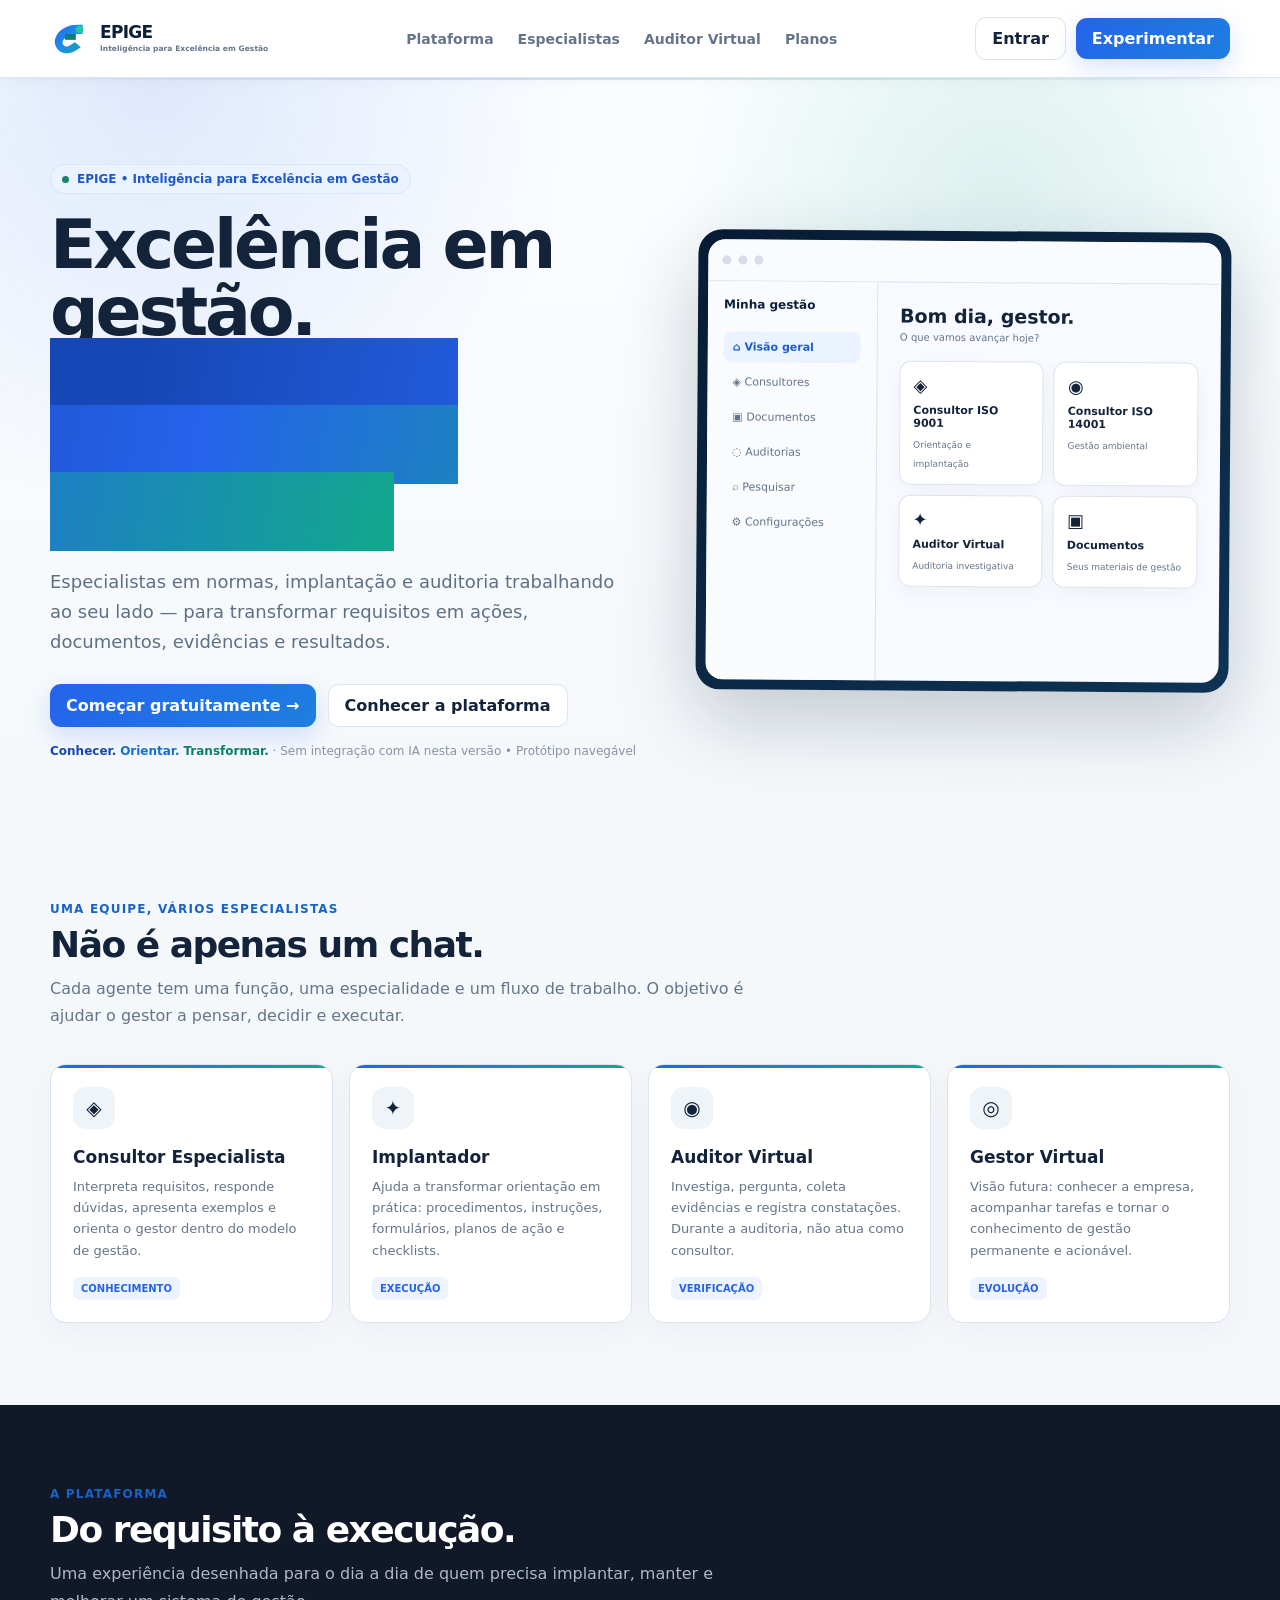
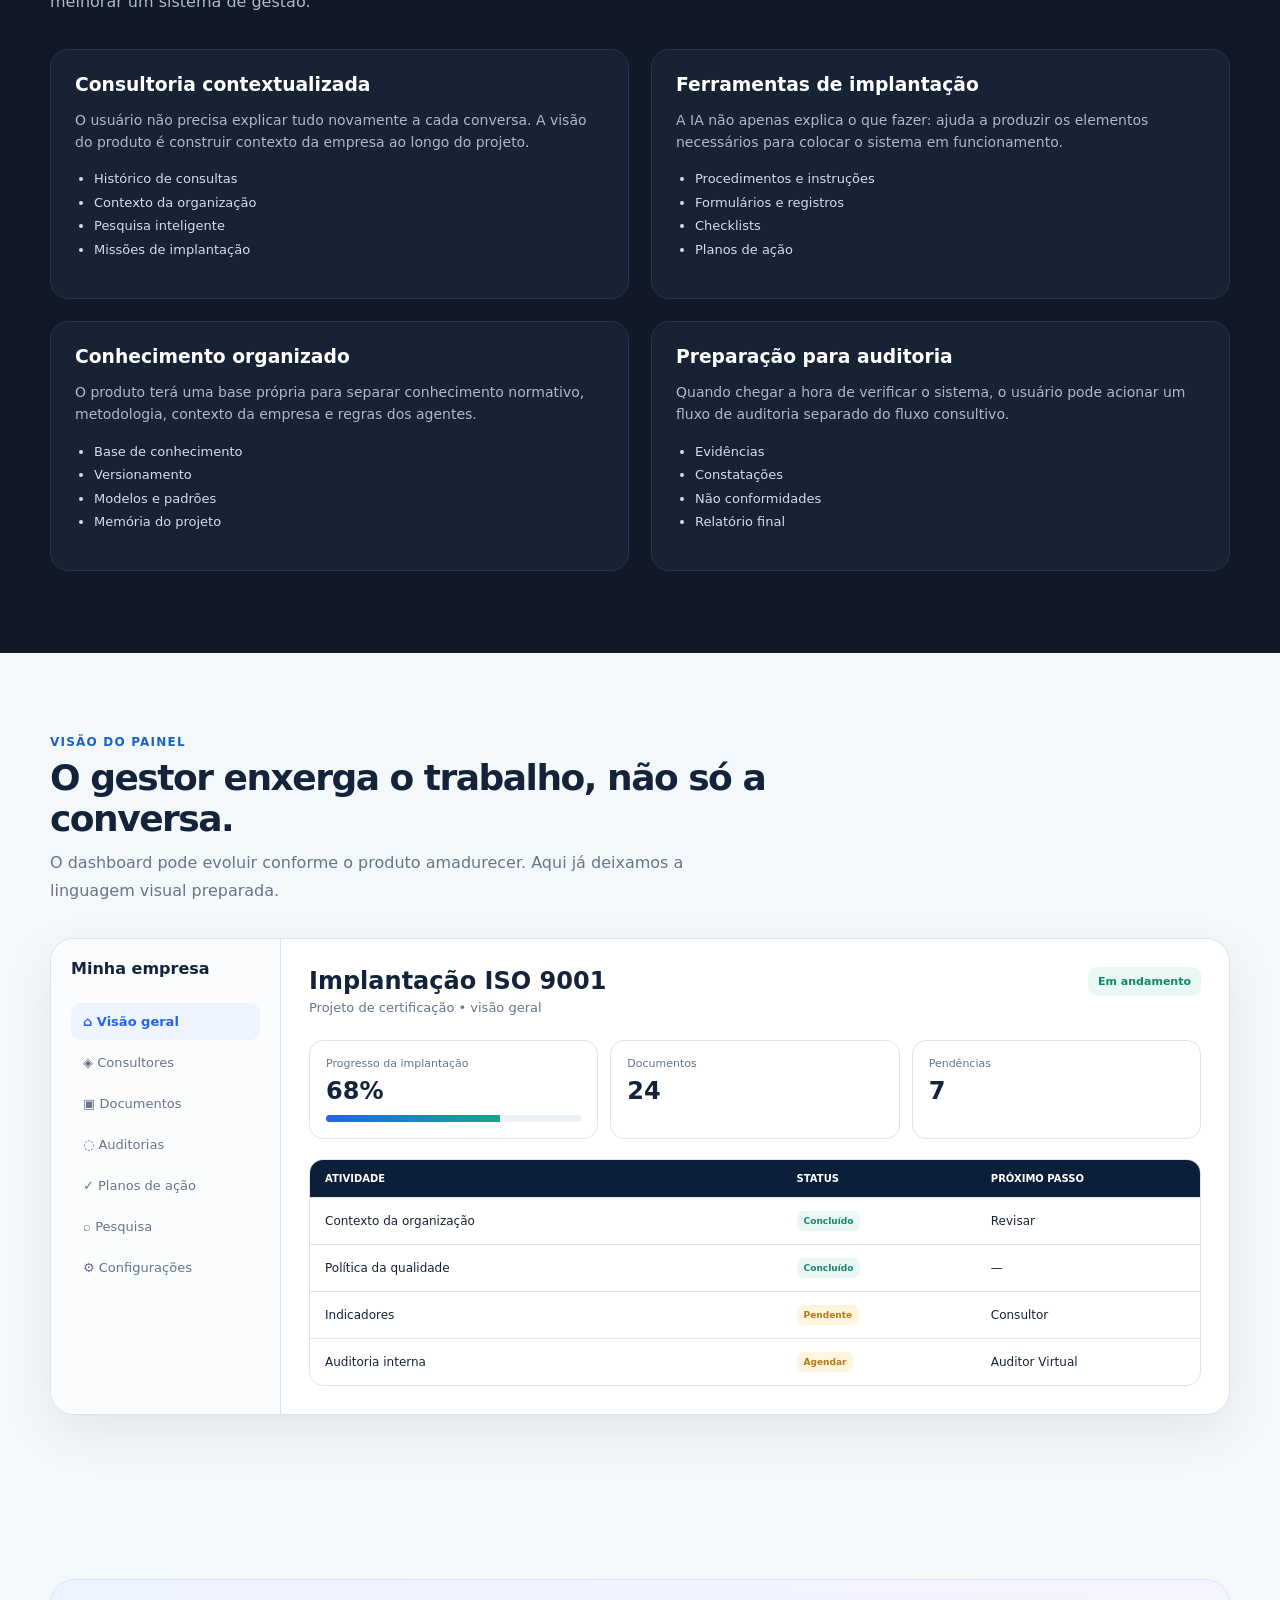
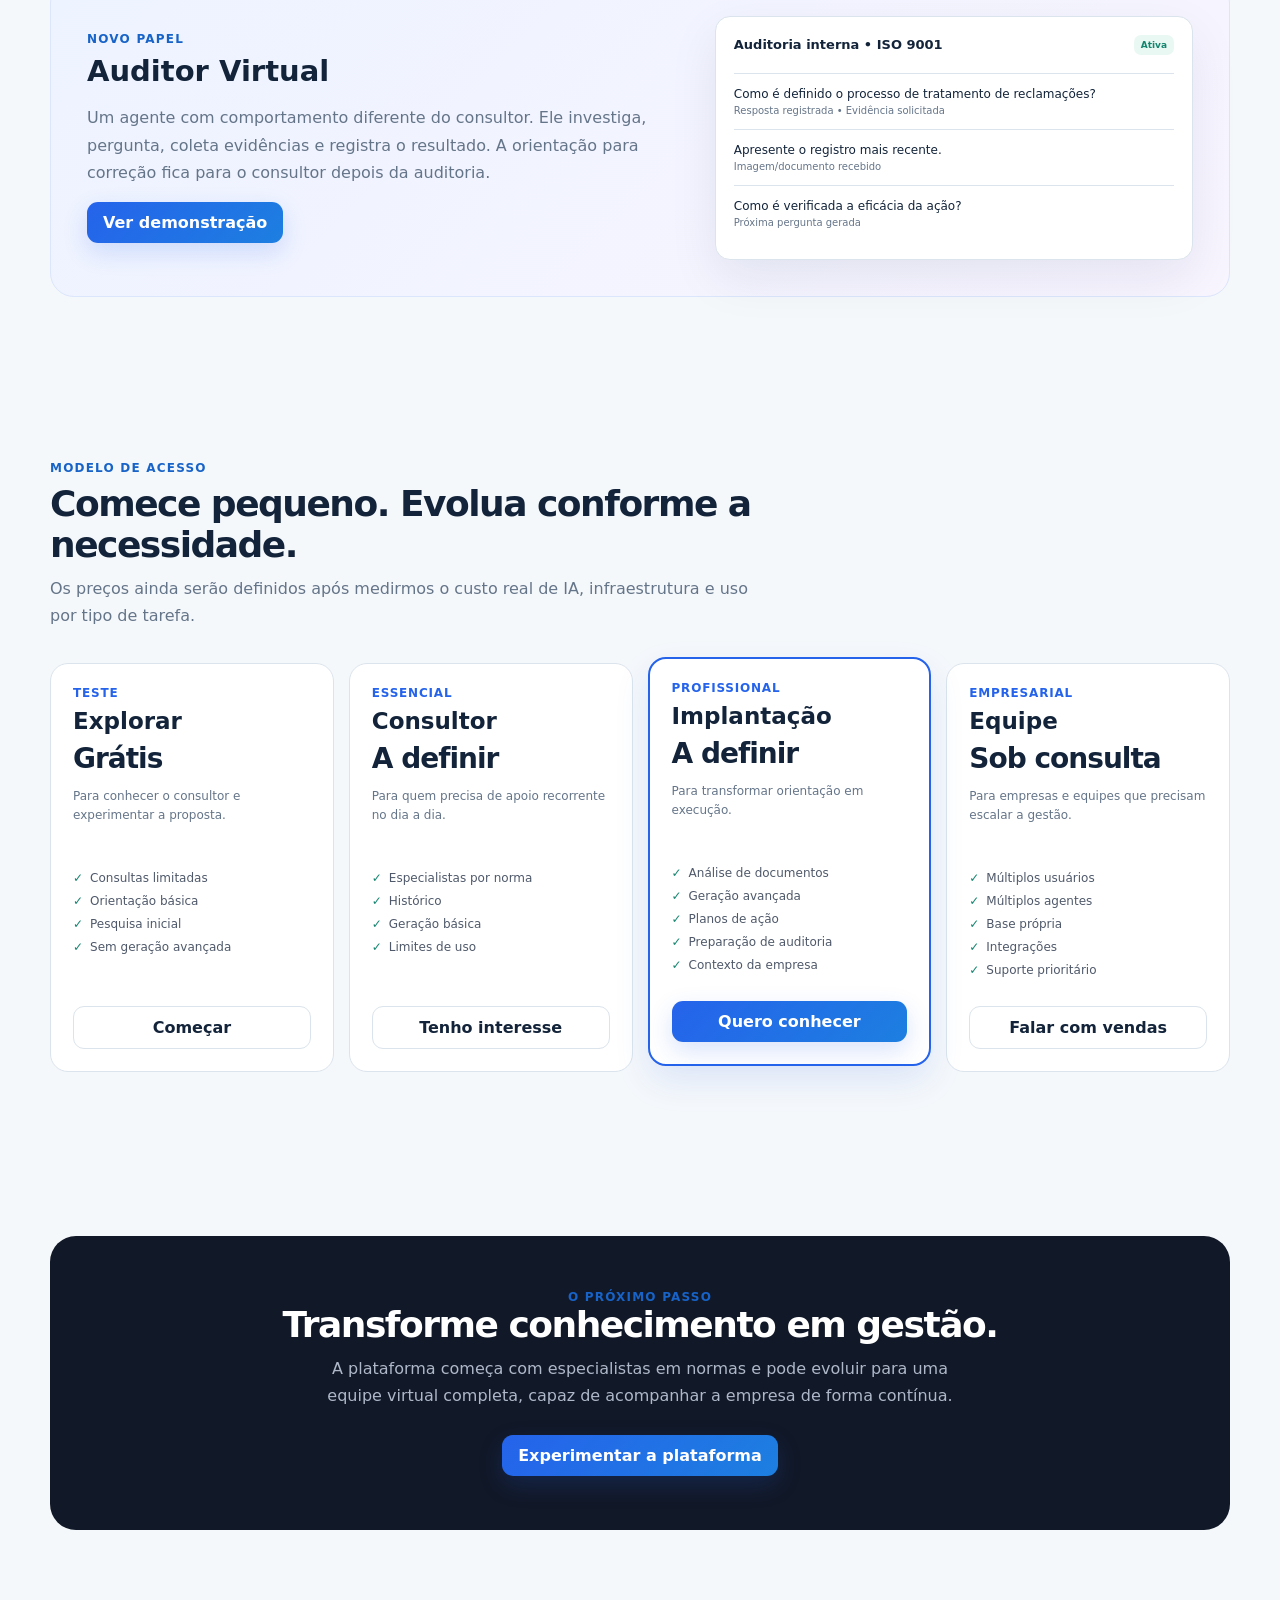
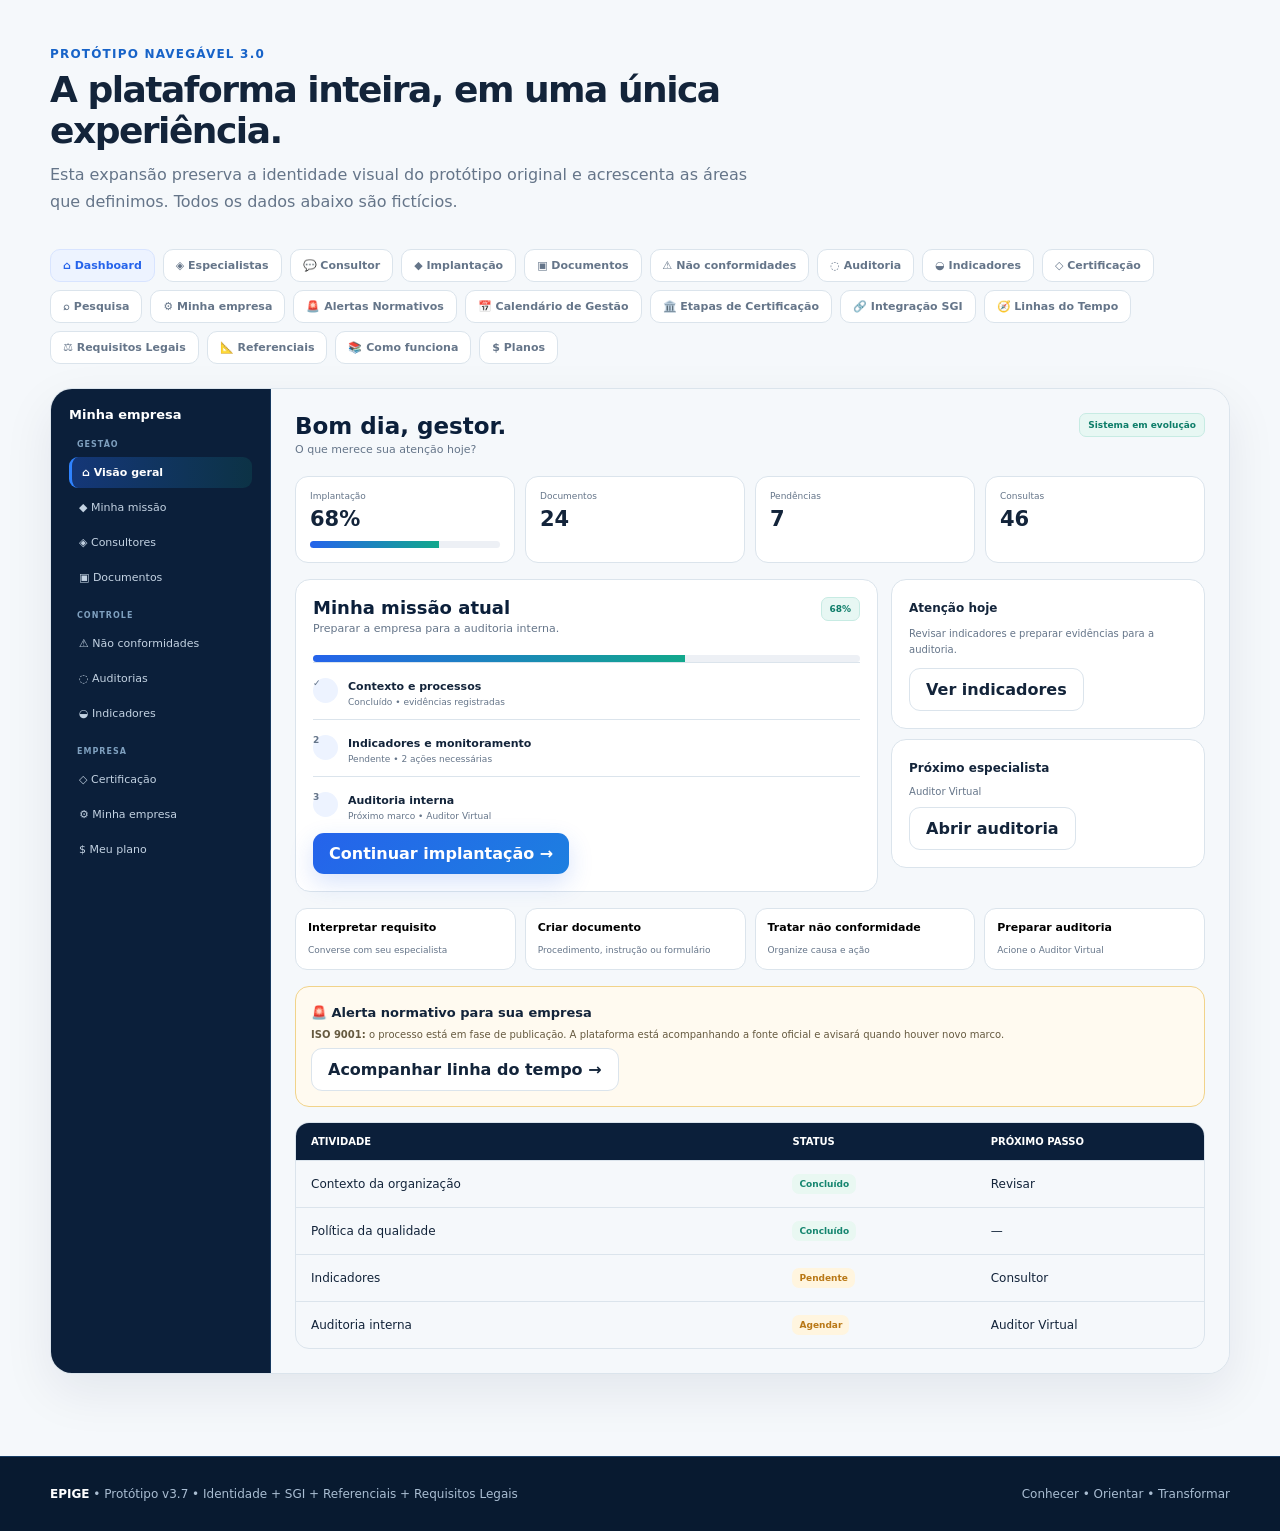
<file: prototipos/_historico/3.7a-marca-svg-provisoria.html>
<!DOCTYPE html>
<html lang="pt-BR">
<head>
<meta charset="UTF-8">
<meta name="viewport" content="width=device-width, initial-scale=1.0">
<title>EPIGE — Inteligência para Excelência em Gestão | Protótipo 3.7</title>
<meta name="description" content="EPIGE — Inteligência para Excelência em Gestão. Protótipo navegável de consultoria, implantação, integração, requisitos legais e auditoria inteligente.">
<style>
:root{
  --bg:#f6f8fc;
  --surface:#ffffff;
  --surface2:#f0f4fa;
  --text:#172033;
  --muted:#667085;
  --line:#e4e9f1;
  --primary:#356ae6;
  --primary-dark:#244fae;
  --accent:#7c5cff;
  --success:#159570;
  --warning:#c77a12;
  --shadow:0 18px 50px rgba(25,38,67,.08);
  --radius:18px;
}
*{box-sizing:border-box}
html,body{margin:0;padding:0;font-family:Inter,ui-sans-serif,system-ui,-apple-system,BlinkMacSystemFont,"Segoe UI",sans-serif;color:var(--text);background:var(--bg)}
button,input{font:inherit}
button{cursor:pointer}
a{text-decoration:none;color:inherit}
.container{width:min(1180px,calc(100% - 40px));margin:auto}
.navbar{height:74px;background:rgba(255,255,255,.9);backdrop-filter:blur(16px);border-bottom:1px solid var(--line);display:flex;align-items:center;position:sticky;top:0;z-index:20}
.nav-inner{display:flex;align-items:center;justify-content:space-between;gap:20px}
.brand{display:flex;align-items:center;gap:11px;font-weight:800;letter-spacing:-.5px}
.logo{width:38px;height:38px;border-radius:12px;background:linear-gradient(135deg,var(--primary),var(--accent));display:grid;place-items:center;color:white;font-weight:900;box-shadow:0 8px 22px rgba(53,106,230,.25)}
.nav-links{display:flex;gap:24px;color:var(--muted);font-size:14px}
.nav-links a:hover{color:var(--text)}
.nav-actions{display:flex;align-items:center;gap:10px}
.btn{border:0;border-radius:11px;padding:11px 16px;font-weight:700;transition:.2s}
.btn-primary{background:var(--primary);color:white;box-shadow:0 8px 20px rgba(53,106,230,.2)}
.btn-primary:hover{background:var(--primary-dark);transform:translateY(-1px)}
.btn-secondary{background:white;color:var(--text);border:1px solid var(--line)}
.btn-secondary:hover{background:var(--surface2)}
.hero{padding:76px 0 54px;background:radial-gradient(circle at 75% 20%,rgba(124,92,255,.12),transparent 30%),radial-gradient(circle at 15% 0%,rgba(53,106,230,.1),transparent 35%)}
.hero-grid{display:grid;grid-template-columns:1.05fr .95fr;gap:58px;align-items:center}
.eyebrow{display:inline-flex;align-items:center;gap:8px;background:#edf3ff;color:var(--primary);padding:7px 11px;border-radius:999px;font-size:12px;font-weight:800;margin-bottom:18px}
.dot{width:7px;height:7px;background:var(--success);border-radius:50%}
h1{font-size:clamp(42px,6vw,68px);line-height:.98;letter-spacing:-3px;margin:0 0 22px}
.gradient{background:linear-gradient(100deg,var(--primary),var(--accent));-webkit-background-clip:text;background-clip:text;color:transparent}
.hero p{font-size:18px;line-height:1.65;color:var(--muted);max-width:650px;margin:0 0 28px}
.hero-actions{display:flex;gap:12px;flex-wrap:wrap}
.hero-note{margin-top:17px;color:#8992a3;font-size:12px}
.mockup{background:#111827;border-radius:24px;padding:10px;box-shadow:0 30px 80px rgba(19,29,51,.2);transform:rotate(1deg)}
.mock-window{background:#f8faff;border-radius:17px;overflow:hidden;min-height:440px}
.mock-top{height:42px;background:white;border-bottom:1px solid var(--line);display:flex;align-items:center;padding:0 14px;gap:7px}
.circle{width:9px;height:9px;border-radius:50%;background:#d7dce6}
.mock-body{display:grid;grid-template-columns:170px 1fr;height:398px}
.mock-side{background:#fff;border-right:1px solid var(--line);padding:16px}
.mock-side-title{font-weight:800;font-size:12px;margin-bottom:20px}
.side-item{font-size:11px;color:var(--muted);padding:9px;border-radius:9px;margin-bottom:4px}
.side-item.active{background:#edf3ff;color:var(--primary);font-weight:800}
.mock-main{padding:22px}
.mock-title{font-size:19px;font-weight:800;margin-bottom:5px}
.mock-sub{font-size:10px;color:var(--muted);margin-bottom:18px}
.mock-cards{display:grid;grid-template-columns:repeat(2,1fr);gap:10px}
.mcard{background:white;border:1px solid var(--line);border-radius:12px;padding:13px}
.mcard-icon{font-size:18px}
.mcard b{display:block;font-size:11px;margin:8px 0 3px}
.mcard span{font-size:9px;color:var(--muted)}
section{padding:78px 0}
.section-head{max-width:720px;margin-bottom:34px}
.kicker{font-size:12px;font-weight:800;color:var(--primary);text-transform:uppercase;letter-spacing:1.2px}
h2{font-size:36px;letter-spacing:-1.5px;margin:8px 0 10px}
.section-head p{color:var(--muted);line-height:1.7;margin:0}
.roles{display:grid;grid-template-columns:repeat(4,1fr);gap:16px}
.role{background:var(--surface);border:1px solid var(--line);border-radius:var(--radius);padding:22px;box-shadow:0 8px 25px rgba(25,38,67,.035);position:relative;overflow:hidden}
.role:before{content:"";position:absolute;left:0;top:0;width:100%;height:3px;background:linear-gradient(90deg,var(--primary),var(--accent))}
.icon{width:42px;height:42px;border-radius:13px;background:var(--surface2);display:grid;place-items:center;font-size:20px;margin-bottom:18px}
.role h3{margin:0 0 9px;font-size:17px}
.role p{color:var(--muted);font-size:13px;line-height:1.65;margin:0}
.role-tag{display:inline-block;margin-top:16px;font-size:10px;font-weight:800;color:var(--primary);background:#edf3ff;padding:6px 8px;border-radius:7px}
.product{background:#111827;color:white}
.product .section-head p{color:#aeb8c9}
.product-grid{display:grid;grid-template-columns:1fr 1fr;gap:22px}
.feature{background:#182235;border:1px solid #26344d;border-radius:18px;padding:24px}
.feature h3{margin:0 0 9px}
.feature p{color:#aeb8c9;line-height:1.6;font-size:14px}
.feature ul{padding-left:19px;color:#d5dbea;line-height:1.8;font-size:13px}
.dashboard{display:grid;grid-template-columns:230px 1fr;background:white;border:1px solid var(--line);border-radius:24px;overflow:hidden;box-shadow:var(--shadow)}
.dash-side{background:#fbfcfe;border-right:1px solid var(--line);padding:20px}
.dash-brand{font-weight:800;margin-bottom:25px}
.dash-nav div{padding:11px 12px;color:var(--muted);font-size:13px;border-radius:10px;margin-bottom:4px}
.dash-nav div.active{background:#edf3ff;color:var(--primary);font-weight:800}
.dash-main{padding:28px}
.dash-top{display:flex;justify-content:space-between;align-items:flex-start;gap:20px;margin-bottom:25px}
.dash-title h3{font-size:24px;margin:0 0 5px}
.dash-title p{margin:0;color:var(--muted);font-size:13px}
.status{background:#e9f8f2;color:var(--success);padding:8px 10px;border-radius:9px;font-size:11px;font-weight:800}
.stat-grid{display:grid;grid-template-columns:repeat(3,1fr);gap:12px;margin-bottom:20px}
.stat{border:1px solid var(--line);border-radius:14px;padding:16px}
.stat span{display:block;color:var(--muted);font-size:11px;margin-bottom:7px}
.stat strong{font-size:24px}
.progress{height:7px;background:#edf0f5;border-radius:20px;overflow:hidden;margin-top:10px}
.progress i{display:block;width:68%;height:100%;background:linear-gradient(90deg,var(--primary),var(--accent))}
.table{border:1px solid var(--line);border-radius:14px;overflow:hidden}
.row{display:grid;grid-template-columns:1.7fr .7fr .7fr;padding:13px 15px;border-bottom:1px solid var(--line);font-size:12px;align-items:center}
.row:last-child{border:0}
.row.header{background:#fbfcfe;color:var(--muted);font-size:10px;font-weight:800;text-transform:uppercase}
.pill{display:inline-block;padding:5px 7px;border-radius:7px;font-size:9px;font-weight:800}
.pill.green{background:#e9f8f2;color:var(--success)}
.pill.yellow{background:#fff5df;color:var(--warning)}
.plans{display:grid;grid-template-columns:repeat(4,1fr);gap:15px}
.plan{background:white;border:1px solid var(--line);border-radius:18px;padding:22px;display:flex;flex-direction:column}
.plan.featured{border:2px solid var(--primary);box-shadow:0 15px 35px rgba(53,106,230,.12);transform:translateY(-6px)}
.plan-name{font-size:12px;font-weight:800;color:var(--primary);text-transform:uppercase;letter-spacing:.8px}
.plan h3{margin:8px 0;font-size:23px}
.price{font-size:28px;font-weight:900;letter-spacing:-1px}
.price small{font-size:11px;color:var(--muted);font-weight:500}
.plan p{font-size:12px;color:var(--muted);line-height:1.6;min-height:55px}
.plan ul{list-style:none;padding:0;margin:8px 0 20px;flex:1}
.plan li{font-size:12px;margin:9px 0;color:#4f596a}
.plan li:before{content:"✓";color:var(--success);font-weight:900;margin-right:7px}
.audit{background:linear-gradient(135deg,#edf3ff,#f8f5ff);border:1px solid #dbe5fb;border-radius:24px;padding:36px;display:grid;grid-template-columns:1fr .8fr;gap:30px;align-items:center}
.audit h3{font-size:29px;margin:8px 0 12px}
.audit p{color:var(--muted);line-height:1.7}
.audit-card{background:white;border:1px solid var(--line);border-radius:18px;padding:20px;box-shadow:var(--shadow)}
.audit-header{display:flex;justify-content:space-between;align-items:center;margin-bottom:18px}
.audit-header b{font-size:13px}
.question{padding:13px 0;border-top:1px solid var(--line);font-size:12px}
.question span{display:block;color:var(--muted);font-size:10px;margin-top:4px}
.cta{background:#111827;color:white;border-radius:26px;padding:54px;text-align:center}
.cta h2{margin-top:0}
.cta p{color:#aeb8c9;max-width:650px;margin:0 auto 25px;line-height:1.7}
footer{padding:30px 0;border-top:1px solid var(--line);color:var(--muted);font-size:12px}
.footer-inner{display:flex;justify-content:space-between;gap:20px}
.mobile-menu{display:none}
@media(max-width:950px){
  .hero-grid,.product-grid,.audit{grid-template-columns:1fr}
  .roles{grid-template-columns:repeat(2,1fr)}
  .plans{grid-template-columns:repeat(2,1fr)}
  .dashboard{grid-template-columns:1fr}
  .dash-side{display:none}
  .nav-links{display:none}
  .mobile-menu{display:block}
}
@media(max-width:620px){
  .container{width:min(100% - 28px,1180px)}
  .hero{padding-top:45px}
  h1{font-size:45px}
  h2{font-size:30px}
  .roles,.plans,.stat-grid{grid-template-columns:1fr}
  .plan.featured{transform:none}
  .hero-actions .btn{width:100%}
  .mock-body{grid-template-columns:125px 1fr}
  .mock-cards{grid-template-columns:1fr}
  .mock-side{padding:10px}
  .mock-main{padding:14px}
  .cta{padding:34px 20px}
  .footer-inner{flex-direction:column}
}

.demo-nav{display:flex;gap:8px;flex-wrap:wrap;margin:0 0 24px}.demo-nav button{border:1px solid var(--line);background:#fff;border-radius:10px;padding:9px 12px;font-size:11px;font-weight:750;color:var(--muted)}.demo-nav button:hover,.demo-nav button.active{background:#edf3ff;color:var(--primary);border-color:#d8e4ff}
.screen{display:none}.screen.active{display:block}.screen-shell{display:grid;grid-template-columns:220px 1fr;background:#fff;border:1px solid var(--line);border-radius:22px;overflow:hidden;box-shadow:var(--shadow);min-height:620px}.screen-side{background:#fbfcfe;border-right:1px solid var(--line);padding:18px}.screen-side h4{margin:0 0 18px;font-size:13px}.screen-side small{display:block;color:#98a1b2;text-transform:uppercase;letter-spacing:1px;font-size:8px;font-weight:850;margin:16px 8px 6px}.screen-side button{width:100%;border:0;background:none;text-align:left;padding:9px 10px;border-radius:9px;color:var(--muted);font-size:11px;margin:2px 0}.screen-side button.active,.screen-side button:hover{background:#edf3ff;color:var(--primary);font-weight:800}.screen-main{padding:24px}.screen-title{display:flex;justify-content:space-between;gap:15px;align-items:flex-start;margin-bottom:20px}.screen-title h3{margin:0 0 4px;font-size:23px}.screen-title p{margin:0;color:var(--muted);font-size:11px}.badge{display:inline-block;padding:6px 8px;border-radius:7px;font-size:9px;font-weight:850;background:#e9f8f2;color:var(--success)}
.kpis{display:grid;grid-template-columns:repeat(4,1fr);gap:10px;margin-bottom:16px}.kpi{border:1px solid var(--line);border-radius:13px;padding:14px;background:#fff}.kpi span{display:block;font-size:9px;color:var(--muted);margin-bottom:6px}.kpi b{font-size:21px}.action-grid{display:grid;grid-template-columns:repeat(4,1fr);gap:9px;margin:16px 0}.action-card{border:1px solid var(--line);background:#fff;border-radius:12px;text-align:left;padding:12px;cursor:pointer}.action-card:hover{border-color:#b9cbf9;background:#f8faff}.action-card b{display:block;font-size:11px;margin-bottom:4px}.action-card span{font-size:9px;color:var(--muted)}
.mission-box{display:grid;grid-template-columns:1.3fr .7fr;gap:13px}.mission-card,.side-card{border:1px solid var(--line);border-radius:15px;padding:17px;background:#fff}.mission-step{display:flex;gap:10px;padding:12px 0;border-top:1px solid var(--line)}.mission-step:first-child{border-top:0}.step-dot{width:25px;height:25px;border-radius:50%;display:grid;place-items:center;background:#edf3ff;color:var(--primary);font-size:9px;font-weight:850;flex:none}.mission-step b{font-size:11px}.mission-step span{display:block;color:var(--muted);font-size:9px;margin-top:3px}
.chat-layout{display:grid;grid-template-columns:235px 1fr;min-height:535px;border:1px solid var(--line);border-radius:18px;overflow:hidden;background:#fff}.chat-list{background:#fbfcfe;border-right:1px solid var(--line);padding:14px}.chat-person{padding:11px;border:1px solid var(--line);background:#fff;border-radius:11px;margin-bottom:7px}.chat-person.active{border-color:#b9cbf9;background:#f5f8ff}.chat-person b{font-size:11px}.chat-person small{display:block;color:var(--muted);font-size:8px;margin-top:3px}.chat-window{display:flex;flex-direction:column}.chat-head{padding:14px 16px;border-bottom:1px solid var(--line);display:flex;justify-content:space-between}.chat-messages{padding:18px;flex:1;background:#fcfdff;overflow:auto}.bubble{max-width:74%;padding:11px 13px;border-radius:13px;font-size:11px;line-height:1.55;margin:7px 0}.bubble.ai{background:#f0f4fa}.bubble.user{margin-left:auto;background:#edf3ff;color:#234079}.chat-input{display:flex;gap:7px;border-top:1px solid var(--line);padding:11px}.chat-input input{flex:1;border:1px solid var(--line);border-radius:9px;padding:10px;outline:0}
.doc-grid,.consultor-grid,.nc-grid,.cert-grid{display:grid;grid-template-columns:repeat(3,1fr);gap:12px}.mini-card{border:1px solid var(--line);border-radius:14px;background:#fff;padding:16px}.mini-card h4{margin:8px 0 5px;font-size:13px}.mini-card p{margin:0 0 8px;color:var(--muted);font-size:10px;line-height:1.6}.mini-card .big-icon{font-size:22px}.audit-layout{display:grid;grid-template-columns:1fr 285px;gap:13px}.audit-card{border:1px solid var(--line);border-radius:15px;background:#fff;padding:18px}.audit-q{border-top:1px solid var(--line);padding:14px 0}.audit-q b{font-size:11px}.audit-q small{display:block;color:var(--muted);font-size:9px;margin-top:4px}.evidence{margin-top:8px;padding:9px;background:#f8fafc;border:1px dashed #cbd4e2;border-radius:9px;font-size:9px}
.price-grid{display:grid;grid-template-columns:repeat(4,1fr);gap:12px}.price-card{border:1px solid var(--line);border-radius:16px;background:#fff;padding:18px;display:flex;flex-direction:column}.price-card.featured{border:2px solid var(--primary);box-shadow:0 12px 30px #356ae61a}.price-card .name{font-size:9px;color:var(--primary);font-weight:850;text-transform:uppercase;letter-spacing:1px}.price-card h4{font-size:20px;margin:6px 0}.price-card .price{font-size:24px;font-weight:900}.price-card p{color:var(--muted);font-size:10px;line-height:1.6;min-height:45px}.price-card ul{padding:0;list-style:none;flex:1}.price-card li{font-size:10px;margin:8px 0;color:#505b6d}.price-card li:before{content:"✓";color:var(--success);font-weight:900;margin-right:6px}.form-grid{display:grid;grid-template-columns:1fr 1fr;gap:12px}.field label{display:block;font-size:9px;font-weight:850;margin-bottom:5px}.field input,.field textarea,.field select{width:100%;padding:10px;border:1px solid var(--line);border-radius:9px;background:#fff;outline:0}.field textarea{min-height:100px}.toast3{position:fixed;right:18px;bottom:18px;background:#172033;color:#fff;padding:11px 14px;border-radius:10px;font-size:11px;display:none;z-index:100}.toast3.show{display:block}
@media(max-width:900px){.screen-shell,.chat-layout,.audit-layout,.mission-box{grid-template-columns:1fr}.screen-side,.chat-list{display:none}.kpis,.action-grid,.price-grid{grid-template-columns:repeat(2,1fr)}.doc-grid,.consultor-grid,.nc-grid,.cert-grid{grid-template-columns:repeat(2,1fr)}}@media(max-width:620px){.kpis,.action-grid,.price-grid,.doc-grid,.consultor-grid,.nc-grid,.cert-grid,.form-grid{grid-template-columns:1fr}.screen-main{padding:16px}}


.norm-grid{display:grid;grid-template-columns:1.55fr .75fr;gap:14px}.norm-card{border:1px solid var(--line);border-radius:16px;background:#fff;padding:18px}.norm-alert{border:1px solid #f1d38a;background:#fffaf0;border-radius:14px;padding:15px;margin-bottom:15px}.norm-alert b{font-size:13px}.norm-alert p{font-size:10px;color:#665a40;line-height:1.55;margin:6px 0}.norm-status{display:inline-block;padding:6px 8px;border-radius:7px;font-size:9px;font-weight:850;background:#edf3ff;color:var(--primary);margin-top:5px}.timeline{position:relative;margin:12px 0 0 6px}.timeline:before{content:"";position:absolute;left:12px;top:8px;bottom:8px;width:2px;background:#dce4ef}.tl{position:relative;display:grid;grid-template-columns:25px 1fr auto;gap:10px;padding:10px 0;align-items:start}.tl-dot{width:25px;height:25px;border-radius:50%;display:grid;place-items:center;background:#fff;border:2px solid #cfd8e6;color:#7b8799;font-size:8px;font-weight:900;z-index:1}.tl.done .tl-dot{background:#e9f8f2;border-color:#a9dfc9;color:#13805a}.tl.current .tl-dot{background:#edf3ff;border-color:#aac1f7;color:var(--primary)}.tl b{font-size:10px}.tl small{display:block;color:var(--muted);font-size:8px;line-height:1.45;margin-top:3px}.tl .date{font-size:8px;color:var(--muted);white-space:nowrap}.norm-info{margin-top:12px;padding:12px;border-radius:10px;background:#f7f9fc;border:1px solid var(--line);font-size:9px;line-height:1.55}.source-box{display:flex;justify-content:space-between;gap:10px;align-items:center;border-top:1px solid var(--line);padding-top:12px;margin-top:14px}.source-box a{color:var(--primary);font-size:9px;font-weight:800;text-decoration:none}.watch-card{border:1px solid var(--line);border-radius:13px;padding:14px;margin-bottom:9px}.watch-card b{font-size:11px}.watch-card p{font-size:9px;color:var(--muted);line-height:1.5}.review-note{font-size:9px;color:#7c6a42;background:#fff8e8;border:1px solid #f0dfb1;border-radius:9px;padding:10px;line-height:1.5;margin-top:10px}@media(max-width:900px){.norm-grid{grid-template-columns:1fr}}


/* Calendário de Gestão */
.calendar-layout{display:grid;grid-template-columns:1.25fr .75fr;gap:14px}.calendar-card{border:1px solid var(--line);border-radius:16px;background:#fff;padding:18px}.cal-head{display:flex;justify-content:space-between;align-items:center;margin-bottom:15px}.cal-head h4{margin:0;font-size:14px}.cal-grid{display:grid;grid-template-columns:repeat(7,1fr);gap:5px}.cal-dayname{text-align:center;color:var(--muted);font-size:8px;font-weight:850;padding:5px}.cal-day{min-height:54px;border:1px solid var(--line);border-radius:8px;padding:6px;background:#fff;position:relative}.cal-day.muted{opacity:.42}.cal-day.today{border-color:#9eb7f4;background:#f4f7ff}.cal-day .num{font-size:9px;font-weight:850}.cal-dot{width:6px;height:6px;border-radius:50%;display:inline-block;margin:3px 2px 0 0}.cal-dot.audit{background:#d97706}.cal-dot.action{background:#356ae6}.cal-dot.doc{background:#13805a}.cal-event{font-size:7px;color:var(--muted);margin-top:2px;white-space:nowrap;overflow:hidden;text-overflow:ellipsis}.prep-alert{border:1px solid #f0d18b;background:#fffaf0;border-radius:13px;padding:14px;margin-bottom:10px}.prep-alert b{font-size:12px}.prep-alert p{font-size:9px;color:#665a40;line-height:1.55;margin:5px 0}.prep-progress{height:7px;border-radius:10px;background:#edf0f5;overflow:hidden;margin:8px 0}.prep-progress i{display:block;height:100%;background:#d97706;border-radius:10px}.agenda-item{display:grid;grid-template-columns:62px 1fr auto;gap:9px;padding:11px 0;border-top:1px solid var(--line);align-items:center}.agenda-item:first-child{border-top:0}.agenda-date{font-size:9px;font-weight:850;color:var(--primary)}.agenda-item b{font-size:10px}.agenda-item small{display:block;color:var(--muted);font-size:8px;margin-top:3px}.agenda-status{font-size:8px;padding:5px 7px;border-radius:6px;background:#edf3ff;color:var(--primary);font-weight:800}.cal-timeline{margin-top:14px}.cal-phase{display:flex;gap:10px;padding:9px 0;border-top:1px solid var(--line)}.cal-phase:first-child{border-top:0}.cal-phase-dot{width:22px;height:22px;border-radius:50%;display:grid;place-items:center;background:#edf3ff;color:var(--primary);font-size:8px;font-weight:900;flex:none}.cal-phase b{font-size:9px}.cal-phase span{display:block;font-size:8px;color:var(--muted);line-height:1.4;margin-top:2px}@media(max-width:900px){.calendar-layout{grid-template-columns:1fr}}


.certflow-grid{display:grid;grid-template-columns:1.35fr .65fr;gap:14px}.certflow-card,.kb-card{border:1px solid var(--line);border-radius:16px;background:#fff;padding:18px}.cert-summary{display:grid;grid-template-columns:repeat(4,1fr);gap:9px;margin-bottom:13px}.cert-stat{border:1px solid var(--line);border-radius:11px;padding:12px}.cert-stat span{display:block;color:var(--muted);font-size:8px}.cert-stat b{font-size:18px}.certline{position:relative;margin:14px 0}.certline:before{content:"";position:absolute;left:13px;top:8px;bottom:8px;width:2px;background:#dce4ef}.certstage{position:relative;display:grid;grid-template-columns:27px 1fr auto;gap:10px;padding:11px 0;align-items:start}.certdot{width:27px;height:27px;border-radius:50%;display:grid;place-items:center;background:#fff;border:2px solid #ccd6e4;color:#7b8799;font-size:8px;font-weight:900;z-index:1}.certstage.done .certdot{background:#e9f8f2;border-color:#a9dfc9;color:#13805a}.certstage.current .certdot{background:#edf3ff;border-color:#aac1f7;color:var(--primary)}.certstage b{font-size:10px}.certstage small{display:block;color:var(--muted);font-size:8px;line-height:1.45;margin-top:3px}.certstage .date{font-size:8px;color:var(--muted);white-space:nowrap}.kb-map,.third-party{display:grid;grid-template-columns:repeat(4,1fr);gap:8px;margin:12px 0}.kb-node,.third-card{padding:12px;border:1px solid var(--line);border-radius:11px;background:#fbfcfe}.kb-node{text-align:center}.kb-node b,.third-card b{font-size:10px;display:block}.kb-node span,.third-card p{font-size:8px;color:var(--muted);display:block;margin-top:3px;line-height:1.45}.notice-toggle{display:flex;justify-content:space-between;align-items:center;border-top:1px solid var(--line);padding:10px 0}.switch{width:34px;height:19px;border-radius:20px;background:#cbd5e1;position:relative;cursor:pointer}.switch.on{background:#356ae6}.switch:after{content:"";width:15px;height:15px;background:#fff;border-radius:50%;position:absolute;top:2px;left:2px}.switch.on:after{left:17px}.source-list{display:grid;gap:8px;margin-top:10px}.source-item{border:1px solid var(--line);border-radius:10px;padding:10px}.source-item b{font-size:9px}.source-item p{font-size:8px;color:var(--muted);margin:3px 0;line-height:1.45}.source-item a{font-size:8px;color:var(--primary);font-weight:800;text-decoration:none}.warning-box{padding:11px;border:1px solid #f0dcae;background:#fffaf0;border-radius:10px;font-size:9px;line-height:1.55;color:#6d5c38;margin-top:12px}.next-action{border:1px solid #bfd0f7;background:#f5f8ff;border-radius:12px;padding:12px;margin-top:12px;font-size:9px;line-height:1.5}.next-action b{font-size:10px;color:#244f9c}@media(max-width:900px){.certflow-grid{grid-template-columns:1fr}.cert-summary{grid-template-columns:repeat(2,1fr)}.kb-map,.third-party{grid-template-columns:repeat(2,1fr)}}@media(max-width:620px){.cert-summary,.kb-map,.third-party{grid-template-columns:1fr}}


/* v3.4 — SGI Integration + full timelines */
.sgi-grid{display:grid;grid-template-columns:1.2fr .8fr;gap:14px}.sgi-card,.full-timeline-card{border:1px solid var(--line);border-radius:16px;background:#fff;padding:18px}.norm-demo{border:1px solid #d9e1ee;border-radius:12px;padding:13px;margin-top:12px;background:#fbfcfe}.norm-row{display:grid;grid-template-columns:18px 1fr 95px 90px;gap:8px;align-items:center;padding:9px 0;border-top:1px solid var(--line)}.norm-row:first-child{border-top:0}.norm-row b{font-size:9px}.norm-row span{font-size:8px;color:var(--muted)}.prepare-now{padding:9px 10px;border-radius:8px;background:#fff4d6;color:#735718;font-size:8px;font-weight:850}.prepare-later{padding:9px 10px;border-radius:8px;background:#edf3ff;color:#31538e;font-size:8px;font-weight:800}.integration-map{display:grid;grid-template-columns:1fr 1fr 1fr;gap:9px;align-items:center;margin:15px 0}.norm-node{border:1px solid #cbd7ea;border-radius:12px;padding:13px;text-align:center;background:#f8faff}.norm-node b{font-size:11px}.norm-node small{display:block;font-size:8px;color:var(--muted);margin-top:3px}.sgi-center{border:2px solid #9eb7ee;border-radius:14px;padding:16px;text-align:center;background:#f2f6ff}.sgi-center b{font-size:13px;color:#244f9c}.sgi-center small{display:block;font-size:8px;color:#5c6f92;margin-top:4px}.integration-table{margin-top:12px}.integration-table .row{grid-template-columns:1.3fr 1fr 1fr}.recommend-box{border:1px solid #b9d7c9;background:#f1faf5;border-radius:12px;padding:13px;font-size:9px;line-height:1.5;margin-top:12px}.recommend-box b{font-size:11px;color:#167050}.alert-rule{border:1px solid #e8d29b;background:#fffaf0;border-radius:12px;padding:13px;font-size:9px;line-height:1.55;margin-top:12px}.timeline-legend{display:flex;gap:8px;flex-wrap:wrap;margin:10px 0}.legend-chip{font-size:8px;padding:5px 7px;border-radius:7px;background:#f2f5fa}.legend-chip.prepare{background:#fff4d6;color:#735718}.legend-chip.watch{background:#edf3ff;color:#31538e}.legend-chip.published{background:#e9f8f2;color:#167050}.small-source{font-size:8px;color:var(--muted);line-height:1.5;margin-top:10px}.small-source a{color:var(--primary);font-weight:800;text-decoration:none}@media(max-width:900px){.sgi-grid{grid-template-columns:1fr}.integration-map{grid-template-columns:1fr}.norm-row{grid-template-columns:18px 1fr}.norm-row>span:nth-child(3),.norm-row>span:nth-child(4){grid-column:2}}

<style>
.legal-grid{display:grid;grid-template-columns:1.25fr .75fr;gap:14px}.legal-card{border:1px solid var(--line);border-radius:16px;background:#fff;padding:18px}.legal-alert{border:1px solid #f0d49a;background:#fffaf0;border-radius:13px;padding:14px;margin-bottom:13px}.legal-alert b{font-size:12px}.legal-alert p{font-size:9px;color:#665a40;line-height:1.5;margin:5px 0}.legal-stat-grid{display:grid;grid-template-columns:repeat(4,1fr);gap:8px;margin-bottom:12px}.legal-stat{border:1px solid var(--line);border-radius:10px;padding:10px}.legal-stat span{display:block;color:var(--muted);font-size:8px}.legal-stat b{font-size:16px}.legal-item{border:1px solid var(--line);border-radius:12px;padding:12px;margin-top:8px}.legal-item-head{display:flex;justify-content:space-between;gap:10px;align-items:start}.legal-item b{font-size:10px}.legal-item p{font-size:8px;color:var(--muted);line-height:1.5;margin:4px 0}.legal-badge{font-size:7px;font-weight:850;padding:5px 7px;border-radius:7px;background:#fff4d6;color:#735718;white-space:nowrap}.legal-badge.green{background:#e9f8f2;color:#167050}.legal-badge.blue{background:#edf3ff;color:#31538e}.legal-steps{display:grid;gap:8px;margin-top:10px}.legal-step{display:grid;grid-template-columns:24px 1fr auto;gap:8px;align-items:start;border-top:1px solid var(--line);padding-top:9px}.legal-step:first-child{border-top:0;padding-top:0}.legal-step-num{width:24px;height:24px;border-radius:50%;display:grid;place-items:center;background:#edf3ff;color:var(--primary);font-size:8px;font-weight:900}.legal-step b{font-size:9px}.legal-step small{display:block;font-size:8px;color:var(--muted);line-height:1.45;margin-top:2px}.legal-link{font-size:8px;color:var(--primary);font-weight:800;text-decoration:none}.legal-map{display:grid;grid-template-columns:repeat(3,1fr);gap:8px;margin-top:10px}.legal-node{border:1px solid var(--line);border-radius:10px;padding:11px;background:#fbfcfe;text-align:center}.legal-node b{font-size:9px}.legal-node span{display:block;font-size:7px;color:var(--muted);margin-top:3px}.legal-compose{border:1px solid #c5d4ef;background:#f5f8ff;border-radius:12px;padding:12px;margin-top:11px}.legal-compose b{font-size:10px;color:#31538e}.legal-compose textarea{width:100%;box-sizing:border-box;margin-top:7px;border:1px solid #d6dfed;border-radius:8px;padding:8px;font:8px Arial;min-height:80px;background:#fff}.legal-disclaimer{font-size:8px;line-height:1.5;color:#6c6046;background:#fffaf0;border:1px solid #ead7aa;border-radius:10px;padding:10px;margin-top:12px}@media(max-width:900px){.legal-grid{grid-template-columns:1fr}.legal-stat-grid{grid-template-columns:repeat(2,1fr)}.legal-map{grid-template-columns:1fr}}

<style>
.ref-grid{display:grid;grid-template-columns:1fr 1fr;gap:14px}.ref-card{border:1px solid var(--line);border-radius:16px;background:#fff;padding:18px}.ref-item{border:1px solid var(--line);border-radius:12px;padding:12px;margin-top:8px}.ref-item b{font-size:10px}.ref-item p{font-size:8px;color:var(--muted);line-height:1.45;margin:4px 0}.ref-tag{font-size:7px;font-weight:850;padding:5px 7px;border-radius:7px;background:#edf3ff;color:#31538e;display:inline-block;margin-top:4px}.ref-tag.green{background:#e9f8f2;color:#167050}.ref-tag.gold{background:#fff4d6;color:#735718}.ref-tag.dark{background:#eef0f4;color:#495366}.ref-map{display:grid;grid-template-columns:repeat(3,1fr);gap:8px;margin-top:12px}.ref-node{border:1px solid var(--line);border-radius:11px;padding:12px;text-align:center;background:#fbfcfe}.ref-node b{font-size:9px}.ref-node span{display:block;font-size:7px;color:var(--muted);margin-top:3px}.ref-note{font-size:8px;line-height:1.5;border-radius:10px;padding:10px;margin-top:10px;background:#f7f9fc;border:1px solid var(--line)}@media(max-width:900px){.ref-grid,.ref-map{grid-template-columns:1fr}}
</style>
</style></style>

<style>
/* EPIGE v3.7 — approved identity system */
:root{
  --bg:#f5f8fb;
  --surface:#ffffff;
  --surface2:#eef4f7;
  --text:#13243a;
  --muted:#657589;
  --line:#dbe4ec;
  --primary:#2563eb;
  --primary-dark:#1747b5;
  --accent:#12a88c;
  --accent-soft:#e7f7f3;
  --navy:#0b1f3a;
  --navy-2:#102d50;
  --success:#15856f;
  --warning:#b97816;
  --shadow:0 18px 50px rgba(11,31,58,.08);
  --radius:16px;
}
html,body{font-family:Inter,ui-sans-serif,system-ui,-apple-system,BlinkMacSystemFont,"Segoe UI",sans-serif}
.navbar{height:78px;background:rgba(255,255,255,.94);border-bottom:1px solid #dce6ee;box-shadow:0 3px 18px rgba(11,31,58,.035)}
.brand{gap:10px}
.epige-mark{width:40px;height:40px;display:grid;place-items:center}
.epige-mark svg{width:40px;height:40px;display:block}
.brand-copy{display:flex;flex-direction:column;line-height:1}
.brand-copy strong{font-size:17px;letter-spacing:-.7px;color:var(--navy)}
.brand-copy small{font-size:7.5px;letter-spacing:.05px;color:#64758a;margin-top:4px;white-space:nowrap}
.nav-links a{font-weight:650}
.btn-primary{background:linear-gradient(135deg,#2563eb,#1d7fe0);box-shadow:0 9px 24px rgba(37,99,235,.18)}
.btn-primary:hover{background:linear-gradient(135deg,#1f55c9,#176fca)}
.hero{padding:86px 0 62px;background:
  radial-gradient(circle at 78% 15%,rgba(18,168,140,.13),transparent 27%),
  radial-gradient(circle at 12% 0%,rgba(37,99,235,.13),transparent 32%),
  linear-gradient(180deg,#fbfdff 0%,#f5f8fb 100%)}
.hero:before{content:"";display:block;position:absolute;inset:78px 0 auto;height:2px;background:linear-gradient(90deg,transparent,rgba(37,99,235,.18),rgba(18,168,140,.18),transparent)}
.eyebrow{background:#eaf3ff;color:#1e58c9;border:1px solid #d7e6fb}
.gradient{background:linear-gradient(100deg,#1747b5 8%,#2563eb 48%,#12a88c 100%)}
h1{font-weight:850;letter-spacing:-3.2px}
.hero p{color:#5f7084}
.mockup{background:linear-gradient(145deg,#071b33,#0e3354);box-shadow:0 30px 80px rgba(11,31,58,.22);transform:rotate(.4deg)}
.mock-top{background:#f9fbfd}
.mock-side{background:#f9fbfd}
.mock-side-title{color:var(--navy)}
.side-item.active{background:#eaf3ff;color:#1f5dca}
.mcard{box-shadow:0 7px 20px rgba(11,31,58,.04)}
section{padding:82px 0}
.kicker{color:#1763c8}
.role:before{background:linear-gradient(90deg,#2563eb,#12a88c)}
.role{box-shadow:0 10px 30px rgba(11,31,58,.045)}
.screen-shell{background:#f5f8fb}
.screen-side{background:#0b1f3a!important;border-right:1px solid #17395f!important;color:#dbe9f6}
.screen-side h4{color:#fff}
.screen-side button{color:#c3d2e2}
.screen-side button.active{background:linear-gradient(90deg,rgba(37,99,235,.35),rgba(18,168,140,.14));color:#fff;border-left:3px solid #2f83ff}
.screen-side small{color:#7fa0bf}
.screen-main{background:#f5f8fb}
.screen-title h3{color:var(--navy)}
.badge{background:#e7f7f3!important;color:#0d7d69!important;border:1px solid #c7ebe3}
.table .row.header{background:#0b1f3a!important;color:#fff}
.norm-node,.legal-node,.ref-node{background:#f9fbfd}
.sgi-center{background:linear-gradient(145deg,#eff5ff,#e9f8f4);border-color:#a9c8e9}
.recommend-box{background:#eef9f6;border-color:#bce5da}
.legal-alert{background:#fffaf0}
.price-card.featured{border-color:#2c79df;box-shadow:0 14px 34px rgba(37,99,235,.12)}
footer{background:#081a30!important;border-top:1px solid #183d64}
footer,.footer-inner{color:#a9bdd2!important}
.footer-inner b{color:#fff}
@media(max-width:760px){
  .brand-copy small{display:none}
  .nav-links{display:none}
}
</style>

</head>
<body>

<header class="navbar">
  <div class="container nav-inner">
    <a class="brand" href="#">
      <span class="epige-mark" aria-label="EPIGE">
        <svg viewBox="0 0 48 48" role="img" aria-hidden="true">
          <defs>
            <linearGradient id="epigeG" x1="4" y1="6" x2="43" y2="42" gradientUnits="userSpaceOnUse">
              <stop offset="0" stop-color="#2563EB"/>
              <stop offset=".52" stop-color="#1D8FE8"/>
              <stop offset="1" stop-color="#12A88C"/>
            </linearGradient>
          </defs>
          <path d="M33 7C23 7 14 11 9 18c-5 7-4 15 2 20 5 4 12 4 18 1l8-5-7-6-7 4c-3 2-6 1-7-1-2-2-1-5 1-7 3-4 8-6 14-6h8V7h-6Z" fill="url(#epigeG)"/>
          <path d="M18 18h13v7H18z" fill="#0D7E78"/>
          <circle cx="35.5" cy="12.5" r="4.5" fill="#22C7A8"/>
        </svg>
      </span>
      <span class="brand-copy"><strong>EPIGE</strong><small>Inteligência para Excelência em Gestão</small></span>
    </a>
    <nav class="nav-links">
      <a href="#app" onclick="openScreen('dashboard')">Plataforma</a>
      <a href="#app" onclick="openScreen('consultores')">Especialistas</a>
      <a href="#app" onclick="openScreen('auditoria')">Auditor Virtual</a>
      <a href="#app" onclick="openScreen('planos')">Planos</a>
    </nav>
    <div class="nav-actions">
      <button class="btn btn-secondary" onclick="openLogin()">Entrar</button>
      <button class="btn btn-primary" onclick="startTrial()">Experimentar</button>
      <button class="mobile-menu btn btn-secondary" onclick="alert('Menu mobile — em desenvolvimento')">☰</button>
    </div>
  </div>
</header>

<main>
<section class="hero">
  <div class="container hero-grid">
    <div>
      <div class="eyebrow"><span class="dot"></span> EPIGE • Inteligência para Excelência em Gestão</div>
      <h1>Excelência em gestão.<br><span class="gradient">Inteligente, integrada e acessível.</span></h1>
      <p>Especialistas em normas, implantação e auditoria trabalhando ao seu lado — para transformar requisitos em ações, documentos, evidências e resultados.</p>
      <div class="hero-actions">
        <button class="btn btn-primary" onclick="startTrial()">Começar gratuitamente →</button>
        <button class="btn btn-secondary" onclick="document.querySelector('#plataforma').scrollIntoView({behavior:'smooth'})">Conhecer a plataforma</button>
      </div>
      <div class="hero-note"><strong style="color:#1747b5">Conhecer.</strong> <strong style="color:#176fca">Orientar.</strong> <strong style="color:#0d7d69">Transformar.</strong> · Sem integração com IA nesta versão • Protótipo navegável</div>
    </div>

    <div class="mockup">
      <div class="mock-window">
        <div class="mock-top"><span class="circle"></span><span class="circle"></span><span class="circle"></span></div>
        <div class="mock-body">
          <aside class="mock-side">
            <div class="mock-side-title">Minha gestão</div>
            <div class="side-item active">⌂ Visão geral</div>
            <div class="side-item">◈ Consultores</div>
            <div class="side-item">▣ Documentos</div>
            <div class="side-item">◌ Auditorias</div>
            <div class="side-item">⌕ Pesquisar</div>
            <div class="side-item">⚙ Configurações</div>
          </aside>
          <div class="mock-main">
            <div class="mock-title">Bom dia, gestor.</div>
            <div class="mock-sub">O que vamos avançar hoje?</div>
            <div class="mock-cards">
              <div class="mcard"><div class="mcard-icon">◈</div><b>Consultor ISO 9001</b><span>Orientação e implantação</span></div>
              <div class="mcard"><div class="mcard-icon">◉</div><b>Consultor ISO 14001</b><span>Gestão ambiental</span></div>
              <div class="mcard"><div class="mcard-icon">✦</div><b>Auditor Virtual</b><span>Auditoria investigativa</span></div>
              <div class="mcard"><div class="mcard-icon">▣</div><b>Documentos</b><span>Seus materiais de gestão</span></div>
            </div>
          </div>
        </div>
      </div>
    </div>
  </div>
</section>

<section id="especialistas">
  <div class="container">
    <div class="section-head">
      <div class="kicker">Uma equipe, vários especialistas</div>
      <h2>Não é apenas um chat.</h2>
      <p>Cada agente tem uma função, uma especialidade e um fluxo de trabalho. O objetivo é ajudar o gestor a pensar, decidir e executar.</p>
    </div>
    <div class="roles">
      <article class="role">
        <div class="icon">◈</div><h3>Consultor Especialista</h3>
        <p>Interpreta requisitos, responde dúvidas, apresenta exemplos e orienta o gestor dentro do modelo de gestão.</p>
        <span class="role-tag">CONHECIMENTO</span>
      </article>
      <article class="role">
        <div class="icon">✦</div><h3>Implantador</h3>
        <p>Ajuda a transformar orientação em prática: procedimentos, instruções, formulários, planos de ação e checklists.</p>
        <span class="role-tag">EXECUÇÃO</span>
      </article>
      <article class="role">
        <div class="icon">◉</div><h3>Auditor Virtual</h3>
        <p>Investiga, pergunta, coleta evidências e registra constatações. Durante a auditoria, não atua como consultor.</p>
        <span class="role-tag">VERIFICAÇÃO</span>
      </article>
      <article class="role">
        <div class="icon">◎</div><h3>Gestor Virtual</h3>
        <p>Visão futura: conhecer a empresa, acompanhar tarefas e tornar o conhecimento de gestão permanente e acionável.</p>
        <span class="role-tag">EVOLUÇÃO</span>
      </article>
    </div>
  </div>
</section>

<section id="plataforma" class="product">
  <div class="container">
    <div class="section-head">
      <div class="kicker">A plataforma</div>
      <h2>Do requisito à execução.</h2>
      <p>Uma experiência desenhada para o dia a dia de quem precisa implantar, manter e melhorar um sistema de gestão.</p>
    </div>
    <div class="product-grid">
      <article class="feature">
        <h3>Consultoria contextualizada</h3>
        <p>O usuário não precisa explicar tudo novamente a cada conversa. A visão do produto é construir contexto da empresa ao longo do projeto.</p>
        <ul><li>Histórico de consultas</li><li>Contexto da organização</li><li>Pesquisa inteligente</li><li>Missões de implantação</li></ul>
      </article>
      <article class="feature">
        <h3>Ferramentas de implantação</h3>
        <p>A IA não apenas explica o que fazer: ajuda a produzir os elementos necessários para colocar o sistema em funcionamento.</p>
        <ul><li>Procedimentos e instruções</li><li>Formulários e registros</li><li>Checklists</li><li>Planos de ação</li></ul>
      </article>
      <article class="feature">
        <h3>Conhecimento organizado</h3>
        <p>O produto terá uma base própria para separar conhecimento normativo, metodologia, contexto da empresa e regras dos agentes.</p>
        <ul><li>Base de conhecimento</li><li>Versionamento</li><li>Modelos e padrões</li><li>Memória do projeto</li></ul>
      </article>
      <article class="feature">
        <h3>Preparação para auditoria</h3>
        <p>Quando chegar a hora de verificar o sistema, o usuário pode acionar um fluxo de auditoria separado do fluxo consultivo.</p>
        <ul><li>Evidências</li><li>Constatações</li><li>Não conformidades</li><li>Relatório final</li></ul>
      </article>
    </div>
  </div>
</section>

<section>
  <div class="container">
    <div class="section-head">
      <div class="kicker">Visão do painel</div>
      <h2>O gestor enxerga o trabalho, não só a conversa.</h2>
      <p>O dashboard pode evoluir conforme o produto amadurecer. Aqui já deixamos a linguagem visual preparada.</p>
    </div>
    <div class="dashboard">
      <aside class="dash-side">
        <div class="dash-brand">Minha empresa</div>
        <div class="dash-nav">
          <div class="active">⌂ Visão geral</div>
          <div>◈ Consultores</div>
          <div>▣ Documentos</div>
          <div>◌ Auditorias</div>
          <div>✓ Planos de ação</div>
          <div>⌕ Pesquisa</div>
          <div>⚙ Configurações</div>
        </div>
      </aside>
      <div class="dash-main">
        <div class="dash-top">
          <div class="dash-title"><h3>Implantação ISO 9001</h3><p>Projeto de certificação • visão geral</p></div>
          <span class="status">Em andamento</span>
        </div>
        <div class="stat-grid">
          <div class="stat"><span>Progresso da implantação</span><strong>68%</strong><div class="progress"><i></i></div></div>
          <div class="stat"><span>Documentos</span><strong>24</strong></div>
          <div class="stat"><span>Pendências</span><strong>7</strong></div>
        </div>
        <div class="table">
          <div class="row header"><span>Atividade</span><span>Status</span><span>Próximo passo</span></div>
          <div class="row"><span>Contexto da organização</span><span><span class="pill green">Concluído</span></span><span>Revisar</span></div>
          <div class="row"><span>Política da qualidade</span><span><span class="pill green">Concluído</span></span><span>—</span></div>
          <div class="row"><span>Indicadores</span><span><span class="pill yellow">Pendente</span></span><span>Consultor</span></div>
          <div class="row"><span>Auditoria interna</span><span><span class="pill yellow">Agendar</span></span><span>Auditor Virtual</span></div>
        </div>
      </div>
    </div>
  </div>
</section>

<section id="auditoria">
  <div class="container">
    <div class="audit">
      <div>
        <div class="kicker">Novo papel</div>
        <h3>Auditor Virtual</h3>
        <p>Um agente com comportamento diferente do consultor. Ele investiga, pergunta, coleta evidências e registra o resultado. A orientação para correção fica para o consultor depois da auditoria.</p>
        <button class="btn btn-primary" onclick="demoAudit()">Ver demonstração</button>
      </div>
      <div class="audit-card">
        <div class="audit-header"><b>Auditoria interna • ISO 9001</b><span class="pill green">Ativa</span></div>
        <div class="question">Como é definido o processo de tratamento de reclamações?<span>Resposta registrada • Evidência solicitada</span></div>
        <div class="question">Apresente o registro mais recente.<span>Imagem/documento recebido</span></div>
        <div class="question">Como é verificada a eficácia da ação?<span>Próxima pergunta gerada</span></div>
      </div>
    </div>
  </div>
</section>

<section id="planos">
  <div class="container">
    <div class="section-head">
      <div class="kicker">Modelo de acesso</div>
      <h2>Comece pequeno. Evolua conforme a necessidade.</h2>
      <p>Os preços ainda serão definidos após medirmos o custo real de IA, infraestrutura e uso por tipo de tarefa.</p>
    </div>
    <div class="plans">
      <article class="plan">
        <div class="plan-name">Teste</div><h3>Explorar</h3><div class="price">Grátis</div>
        <p>Para conhecer o consultor e experimentar a proposta.</p>
        <ul><li>Consultas limitadas</li><li>Orientação básica</li><li>Pesquisa inicial</li><li>Sem geração avançada</li></ul>
        <button class="btn btn-secondary" onclick="startTrial()">Começar</button>
      </article>
      <article class="plan">
        <div class="plan-name">Essencial</div><h3>Consultor</h3><div class="price">A definir</div>
        <p>Para quem precisa de apoio recorrente no dia a dia.</p>
        <ul><li>Especialistas por norma</li><li>Histórico</li><li>Geração básica</li><li>Limites de uso</li></ul>
        <button class="btn btn-secondary" onclick="contactSales()">Tenho interesse</button>
      </article>
      <article class="plan featured">
        <div class="plan-name">Profissional</div><h3>Implantação</h3><div class="price">A definir</div>
        <p>Para transformar orientação em execução.</p>
        <ul><li>Análise de documentos</li><li>Geração avançada</li><li>Planos de ação</li><li>Preparação de auditoria</li><li>Contexto da empresa</li></ul>
        <button class="btn btn-primary" onclick="contactSales()">Quero conhecer</button>
      </article>
      <article class="plan">
        <div class="plan-name">Empresarial</div><h3>Equipe</h3><div class="price">Sob consulta</div>
        <p>Para empresas e equipes que precisam escalar a gestão.</p>
        <ul><li>Múltiplos usuários</li><li>Múltiplos agentes</li><li>Base própria</li><li>Integrações</li><li>Suporte prioritário</li></ul>
        <button class="btn btn-secondary" onclick="contactSales()">Falar com vendas</button>
      </article>
    </div>
  </div>
</section>

<section>
  <div class="container">
    <div class="cta">
      <div class="kicker">O próximo passo</div>
      <h2>Transforme conhecimento em gestão.</h2>
      <p>A plataforma começa com especialistas em normas e pode evoluir para uma equipe virtual completa, capaz de acompanhar a empresa de forma contínua.</p>
      <button class="btn btn-primary" onclick="startTrial()">Experimentar a plataforma</button>
    </div>
  </div>
</section>
</main>


<section id="app" style="padding-top:35px">
<div class="container">
<div class="section-head"><div class="kicker">Protótipo navegável 3.0</div><h2>A plataforma inteira, em uma única experiência.</h2><p>Esta expansão preserva a identidade visual do protótipo original e acrescenta as áreas que definimos. Todos os dados abaixo são fictícios.</p></div>
<div class="demo-nav">
<button class="active" onclick="openScreen('dashboard',this)">⌂ Dashboard</button><button onclick="openScreen('consultores',this)">◈ Especialistas</button><button onclick="openScreen('chat',this)">💬 Consultor</button><button onclick="openScreen('implantacao',this)">◆ Implantação</button><button onclick="openScreen('documentos',this)">▣ Documentos</button><button onclick="openScreen('nao',this)">⚠ Não conformidades</button><button onclick="openScreen('auditoria',this)">◌ Auditoria</button><button onclick="openScreen('indicadores',this)">◒ Indicadores</button><button onclick="openScreen('certificacao',this)">◇ Certificação</button><button onclick="openScreen('pesquisa',this)">⌕ Pesquisa</button><button onclick="openScreen('empresa',this)">⚙ Minha empresa</button><button onclick="openScreen('normas',this)">🚨 Alertas Normativos</button><button onclick="openScreen('calendario',this)">📅 Calendário de Gestão</button><button onclick="openScreen('certflow',this)">🏛️ Etapas de Certificação</button><button onclick="openScreen('sgi',this)">🔗 Integração SGI</button><button onclick="openScreen('linha-tempo',this)">🧭 Linhas do Tempo</button><button onclick="openScreen('legais',this)">⚖️ Requisitos Legais</button><button onclick="openScreen('referenciais',this)">📐 Referenciais</button><button onclick="openScreen('conhecimento',this)">📚 Como funciona</button><button onclick="openScreen('planos',this)">$ Planos</button>
</div>

<div class="screen active" id="screen-dashboard"><div class="screen-shell"><aside class="screen-side"><h4>Minha empresa</h4><small>Gestão</small><button class="active" onclick="openScreen('dashboard')">⌂ Visão geral</button><button onclick="openScreen('implantacao')">◆ Minha missão</button><button onclick="openScreen('consultores')">◈ Consultores</button><button onclick="openScreen('documentos')">▣ Documentos</button><small>Controle</small><button onclick="openScreen('nao')">⚠ Não conformidades</button><button onclick="openScreen('auditoria')">◌ Auditorias</button><button onclick="openScreen('indicadores')">◒ Indicadores</button><small>Empresa</small><button onclick="openScreen('certificacao')">◇ Certificação</button><button onclick="openScreen('empresa')">⚙ Minha empresa</button><button onclick="openScreen('planos')">$ Meu plano</button></aside>
<main class="screen-main"><div class="screen-title"><div><h3>Bom dia, gestor.</h3><p>O que merece sua atenção hoje?</p></div><span class="badge">Sistema em evolução</span></div>
<div class="kpis"><div class="kpi"><span>Implantação</span><b>68%</b><div class="progress"><i style="width:68%"></i></div></div><div class="kpi"><span>Documentos</span><b>24</b></div><div class="kpi"><span>Pendências</span><b>7</b></div><div class="kpi"><span>Consultas</span><b>46</b></div></div>
<div class="mission-box"><div class="mission-card"><div class="screen-title"><div><h3 style="font-size:18px">Minha missão atual</h3><p>Preparar a empresa para a auditoria interna.</p></div><span class="badge">68%</span></div><div class="progress"><i style="width:68%"></i></div><div class="mission-step"><span class="step-dot">✓</span><div><b>Contexto e processos</b><span>Concluído • evidências registradas</span></div></div><div class="mission-step"><span class="step-dot">2</span><div><b>Indicadores e monitoramento</b><span>Pendente • 2 ações necessárias</span></div></div><div class="mission-step"><span class="step-dot">3</span><div><b>Auditoria interna</b><span>Próximo marco • Auditor Virtual</span></div></div><button class="btn btn-primary" onclick="openScreen('implantacao')">Continuar implantação →</button></div>
<div><div class="side-card"><b style="font-size:12px">Atenção hoje</b><p style="font-size:10px;color:var(--muted);line-height:1.6">Revisar indicadores e preparar evidências para a auditoria.</p><button class="btn btn-secondary" onclick="openScreen('indicadores')">Ver indicadores</button></div><div class="side-card" style="margin-top:10px"><b style="font-size:12px">Próximo especialista</b><p style="font-size:10px;color:var(--muted)">Auditor Virtual</p><button class="btn btn-secondary" onclick="openScreen('auditoria')">Abrir auditoria</button></div></div></div>
<div class="action-grid"><button class="action-card" onclick="openScreen('chat')"><b>Interpretar requisito</b><span>Converse com seu especialista</span></button><button class="action-card" onclick="openScreen('documentos')"><b>Criar documento</b><span>Procedimento, instrução ou formulário</span></button><button class="action-card" onclick="openScreen('nao')"><b>Tratar não conformidade</b><span>Organize causa e ação</span></button><button class="action-card" onclick="openScreen('auditoria')"><b>Preparar auditoria</b><span>Acione o Auditor Virtual</span></button></div>
<div class="norm-alert" style="margin-top:16px"><b>🚨 Alerta normativo para sua empresa</b><p><strong>ISO 9001:</strong> o processo está em fase de publicação. A plataforma está acompanhando a fonte oficial e avisará quando houver novo marco.</p><button class="btn btn-secondary" onclick="openScreen('normas')">Acompanhar linha do tempo →</button></div><div class="table"><div class="row header"><span>Atividade</span><span>Status</span><span>Próximo passo</span></div><div class="row"><span>Contexto da organização</span><span><span class="pill green">Concluído</span></span><span>Revisar</span></div><div class="row"><span>Política da qualidade</span><span><span class="pill green">Concluído</span></span><span>—</span></div><div class="row"><span>Indicadores</span><span><span class="pill yellow">Pendente</span></span><span>Consultor</span></div><div class="row"><span>Auditoria interna</span><span><span class="pill yellow">Agendar</span></span><span>Auditor Virtual</span></div></div></main></div></div>

<div class="screen" id="screen-consultores"><div class="screen-shell"><aside class="screen-side"><h4>Especialistas</h4><button class="active">◈ ISO 9001</button><button>◉ ISO 14001</button><button>◎ ISO 45001</button><button>✦ Implantador</button><small>Futuro</small><button>ISO 27001</button><button>Especialista SGI</button></aside><main class="screen-main"><div class="screen-title"><div><h3>Especialistas virtuais</h3><p>Escolha quem vai trabalhar com você.</p></div><span class="badge">4 disponíveis</span></div><div class="consultor-grid"><div class="mini-card"><div class="big-icon">◈</div><h4>Consultor ISO 9001</h4><p>Qualidade, processos, indicadores, riscos e melhoria.</p><button class="btn btn-primary" onclick="openScreen('chat')">Abrir consultor</button></div><div class="mini-card"><div class="big-icon">◉</div><h4>Consultor ISO 14001</h4><p>Gestão ambiental, aspectos, impactos e controles.</p><button class="btn btn-primary" onclick="openScreen('chat')">Abrir consultor</button></div><div class="mini-card"><div class="big-icon">◎</div><h4>Consultor ISO 45001</h4><p>Saúde e segurança ocupacional e riscos.</p><button class="btn btn-primary" onclick="openScreen('chat')">Abrir consultor</button></div><div class="mini-card"><div class="big-icon">✦</div><h4>Implantador</h4><p>Transforma decisões em documentos e ações.</p><button class="btn btn-primary" onclick="openScreen('chat')">Abrir implantador</button></div><div class="mini-card"><div class="big-icon">◎</div><h4>Auditor Virtual</h4><p>Fluxo investigativo separado do consultor.</p><button class="btn btn-primary" onclick="openScreen('auditoria')">Abrir auditor</button></div><div class="mini-card"><div class="big-icon">✧</div><h4>Gestor Virtual</h4><p>Visão futura de acompanhamento contínuo.</p><span class="role-tag">EM DESENVOLVIMENTO</span></div></div></main></div></div>

<div class="screen" id="screen-chat"><div class="screen-shell"><aside class="screen-side"><h4>Conversas</h4><button class="active">◈ Consultor ISO 9001</button><button>◉ Consultor ISO 14001</button><button>✦ Implantador</button><small>Histórico</small><button>Indicadores</button><button>Auditoria interna</button><button>Não conformidade</button></aside><main class="screen-main"><div class="chat-layout"><aside class="chat-list"><div class="chat-person active"><b>Consultor ISO 9001</b><small>Especialista em qualidade</small></div><div class="chat-person"><b>Consultor ISO 14001</b><small>Gestão ambiental</small></div><div class="chat-person"><b>Implantador</b><small>Execução</small></div></aside><div class="chat-window"><div class="chat-head"><div><b>Consultor ISO 9001</b><small style="display:block;color:var(--muted);font-size:8px">Especialista • demonstração</small></div><span class="badge">Ativo</span></div><div class="chat-messages" id="chatMessages"><div class="bubble ai">Olá! Sou o Consultor ISO 9001. Posso interpretar requisitos, apresentar exemplos e ajudar a transformar decisões em ações.</div><div class="bubble user">Quero preparar minha empresa para uma auditoria interna.</div><div class="bubble ai">Vamos tratar isso como uma missão. Primeiro verificaremos pendências, documentos, evidências e indicadores.</div><div class="bubble ai">Sugestão imediata: revisar os indicadores de qualidade e confirmar as evidências de análise.</div></div><div class="chat-input"><input id="demoInput" placeholder="Digite uma mensagem de demonstração..." onkeydown="if(event.key==='Enter')sendDemo()"><button class="btn btn-primary" onclick="sendDemo()">Enviar</button></div></div></div></main></div></div>

<div class="screen" id="screen-implantacao"><div class="screen-shell"><aside class="screen-side"><h4>Implantação</h4><button class="active">◆ Minha missão</button><button>Etapas</button><button>Documentos</button><button>Responsáveis</button><button>Calendário</button></aside><main class="screen-main"><div class="screen-title"><div><h3>Missão: Implantação ISO 9001</h3><p>Plano de trabalho demonstrativo.</p></div><span class="badge">12 de 18 etapas</span></div><div class="mission-box"><div class="mission-card"><h4>Roteiro da implantação</h4><div class="mission-step"><span class="step-dot">✓</span><div><b>Contexto da organização</b><span>Concluído</span></div></div><div class="mission-step"><span class="step-dot">✓</span><div><b>Processos e responsabilidades</b><span>Concluído</span></div></div><div class="mission-step"><span class="step-dot">3</span><div><b>Indicadores e monitoramento</b><span>Pendente • 2 ações</span></div></div><div class="mission-step"><span class="step-dot">4</span><div><b>Auditoria interna</b><span>Próximo marco</span></div></div><div class="mission-step"><span class="step-dot">5</span><div><b>Tratamento das constatações</b><span>Aguardando auditoria</span></div></div></div><div><div class="side-card"><b>Prazo estimado</b><div style="font-size:24px;font-weight:900">32 dias</div></div><div class="side-card" style="margin-top:10px"><b>Pendências</b><div style="font-size:24px;font-weight:900">7</div></div><button class="btn btn-primary" style="width:100%;margin-top:10px" onclick="openScreen('chat')">Pedir ajuda ao consultor</button></div></div></main></div></div>

<div class="screen" id="screen-documentos"><div class="screen-shell"><aside class="screen-side"><h4>Documentos</h4><button class="active">▣ Todos</button><button>Procedimentos</button><button>Instruções</button><button>Formulários</button><button>Evidências</button><button>Gerados pela IA</button></aside><main class="screen-main"><div class="screen-title"><div><h3>Gestão documental</h3><p>Documentos, registros, modelos e evidências.</p></div><button class="btn btn-primary" onclick="toast3('Fluxo de geração demonstrativo.')">+ Criar documento</button></div><div class="doc-grid"><div class="mini-card"><div class="big-icon">📄</div><h4>Política da Qualidade</h4><p>PDF • 248 KB • Atualizado hoje</p><span class="pill green">Atualizado</span></div><div class="mini-card"><div class="big-icon">📘</div><h4>Procedimento de Auditoria</h4><p>DOCX • 412 KB • Revisão pendente</p><span class="pill yellow">Revisar</span></div><div class="mini-card"><div class="big-icon">📊</div><h4>Indicadores da Qualidade</h4><p>XLSX • 91 KB</p><span class="pill green">Atualizado</span></div><div class="mini-card"><div class="big-icon">🧾</div><h4>Formulário de Não Conformidade</h4><p>PDF • 185 KB</p><span class="pill green">Atualizado</span></div><div class="mini-card"><div class="big-icon">📋</div><h4>Plano de Ação</h4><p>DOCX • 133 KB • Em elaboração</p><span class="pill yellow">Rascunho</span></div><div class="mini-card"><div class="big-icon">🔎</div><h4>Checklist de Auditoria</h4><p>PDF • 276 KB</p><span class="pill green">Concluído</span></div></div></main></div></div>

<div class="screen" id="screen-nao"><div class="screen-shell"><aside class="screen-side"><h4>Controle</h4><button class="active">⚠ Não conformidades</button><button>Planos de ação</button><button>Verificações de eficácia</button><button>Histórico</button></aside><main class="screen-main"><div class="screen-title"><div><h3>Não conformidades</h3><p>Transforme constatações em análise de causa e ação.</p></div><button class="btn btn-primary" onclick="toast3('Nova não conformidade demonstrativa criada.')">+ Registrar</button></div><div class="nc-grid"><div class="mini-card"><span class="pill" style="background:#fff0ee;color:#b42318">NC-2026-014 • Alta</span><h4>Indicador sem evidência de análise</h4><p>Não foi localizada evidência suficiente de análise sistemática.</p><div class="evidence"><b>Causa:</b> em análise<br><b>Ação:</b> criar rotina mensal</div></div><div class="mini-card"><span class="pill yellow">OM-2026-008 • Média</span><h4>Oportunidade de melhoria</h4><p>Melhorar o acompanhamento das ações.</p><div class="evidence"><b>Sugestão:</b> painel mensal</div></div><div class="mini-card"><span class="pill" style="background:#fff0ee;color:#b42318">NC-2026-009 • Média</span><h4>Registro desatualizado</h4><p>Documento identificado em versão anterior.</p><div class="evidence"><b>Ação:</b> retirar versão obsoleta</div></div></div></main></div></div>

<div class="screen" id="screen-auditoria"><div class="screen-shell"><aside class="screen-side"><h4>Auditor Virtual</h4><button class="active">◌ Auditoria ativa</button><button>Planejamento</button><button>Evidências</button><button>Constatações</button><button>Relatório</button></aside><main class="screen-main"><div class="screen-title"><div><h3>Auditoria interna • ISO 9001</h3><p>Fluxo investigativo demonstrativo.</p></div><span class="badge">64% concluída</span></div><div class="audit-layout"><div class="audit-card"><div class="audit-q"><b>01. Como a organização monitora a satisfação dos clientes?</b><small>Pergunta do Auditor Virtual</small><div class="evidence">✓ Resposta registrada • pesquisa de satisfação 2026</div></div><div class="audit-q"><b>02. Apresente um exemplo de análise de indicador que tenha gerado uma ação.</b><small>Pergunta investigativa</small><div class="evidence">📎 Relatório Indicadores — Junho.pdf</div></div><div class="audit-q"><b>03. Como a eficácia dessa ação foi verificada?</b><small>Próxima pergunta</small><div class="evidence">Aguardando resposta...</div></div><button class="btn btn-primary" onclick="toast3('Próxima pergunta fictícia gerada.')">Continuar auditoria →</button></div><div><div class="side-card"><span style="color:var(--muted);font-size:9px">Perguntas</span><div style="font-size:23px;font-weight:900">18</div></div><div class="side-card"><span style="color:var(--muted);font-size:9px">Evidências</span><div style="font-size:23px;font-weight:900">11</div></div><div class="side-card"><span style="color:var(--muted);font-size:9px">Constatações</span><div style="font-size:23px;font-weight:900">3</div></div><button class="btn btn-secondary" style="width:100%;margin-top:10px" onclick="toast3('Relatório demonstrativo preparado.')">Gerar relatório</button></div></div></main></div></div>

<div class="screen" id="screen-indicadores"><div class="screen-shell"><aside class="screen-side"><h4>Indicadores</h4><button class="active">◒ Visão geral</button><button>Qualidade</button><button>Processos</button><button>Ambiental</button><button>Segurança</button></aside><main class="screen-main"><div class="screen-title"><div><h3>Indicadores da gestão</h3><p>Dados demonstrativos que poderão alimentar o contexto dos agentes.</p></div><span class="badge">Atualizado hoje</span></div><div class="kpis"><div class="kpi"><span>Satisfação do cliente</span><b>91%</b><div class="progress"><i style="width:91%"></i></div></div><div class="kpi"><span>Ações no prazo</span><b>87%</b><div class="progress"><i style="width:87%"></i></div></div><div class="kpi"><span>Não conformidades</span><b>3</b></div><div class="kpi"><span>Auditorias concluídas</span><b>4</b></div></div><div class="table"><div class="row header"><span>Indicador</span><span>Resultado</span><span>Meta</span></div><div class="row"><span>Satisfação do cliente</span><span>91%</span><span>≥ 90%</span></div><div class="row"><span>Ações no prazo</span><span>87%</span><span>≥ 90%</span></div><div class="row"><span>NC abertas</span><span>3</span><span>≤ 2</span></div><div class="row"><span>Tempo médio de tratamento</span><span>8 dias</span><span>≤ 10</span></div></div></main></div></div>

<div class="screen" id="screen-certificacao"><div class="screen-shell"><aside class="screen-side"><h4>Certificação</h4><button class="active">◇ Planejamento</button><button>Estimativa de custos</button><button>Certificadoras</button><button>Propostas</button><button>Preparação final</button></aside><main class="screen-main"><div class="screen-title"><div><h3>Planeje sua certificação</h3><p>Área demonstrativa para planejamento financeiro e operacional.</p></div><span class="badge">Demonstração</span></div><div class="cert-grid"><div class="mini-card"><h4>Estimativa de esforço</h4><p>Baseada em porte, escopo, sites e sistemas.</p><div style="font-size:25px;font-weight:900;color:var(--primary)">R$ 18–35 mil*</div><small style="color:var(--muted)">*Valor fictício</small></div><div class="mini-card"><h4>Pesquisa de certificadoras</h4><p>Comparação futura de empresas, escopos e propostas.</p><div class="table"><div class="row header"><span>Certificadora</span><span>Perfil</span><span>Ação</span></div><div class="row"><span>Certificadora A</span><span>Global</span><span>Ver</span></div><div class="row"><span>Certificadora B</span><span>Brasil</span><span>Ver</span></div><div class="row"><span>Certificadora C</span><span>Especializada</span><span>Ver</span></div></div></div></div></main></div></div>

<div class="screen" id="screen-pesquisa"><div class="screen-shell"><aside class="screen-side"><h4>Pesquisa</h4><button class="active">⌕ Pesquisa inteligente</button><small>Histórico</small><button>Consultas recentes</button><button>Documentos encontrados</button><button>Favoritos</button></aside><main class="screen-main"><div class="screen-title"><div><h3>Pesquisa inteligente</h3><p>Uma busca única para encontrar conhecimento, documentos e conversas.</p></div></div><div class="field"><label>O que você precisa encontrar?</label><input value="Como devo tratar uma não conformidade relacionada a indicador?"></div><button class="btn btn-primary" style="margin:10px 0 18px" onclick="toast3('Busca demonstrativa executada.')">Pesquisar →</button><div class="doc-grid"><div class="mini-card"><span class="pill green">Consultor</span><h4>Tratamento de não conformidade</h4><p>Consulta relacionada • 92% de relevância</p></div><div class="mini-card"><span class="pill green">Documento</span><h4>Procedimento de Não Conformidade</h4><p>Documento encontrado na biblioteca</p></div><div class="mini-card"><span class="pill yellow">Histórico</span><h4>Consulta de 04/08/2026</h4><p>Conversa anterior sobre indicadores</p></div></div></main></div></div>

<div class="screen" id="screen-empresa"><div class="screen-shell"><aside class="screen-side"><h4>Minha empresa</h4><button class="active">⚙ Perfil</button><button>Contexto</button><button>Usuários</button><button>Permissões</button><button>Integrações</button></aside><main class="screen-main"><div class="screen-title"><div><h3>Contexto da empresa</h3><p>Informações que alimentarão o conhecimento contextual dos agentes.</p></div></div><div class="form-grid"><div class="field"><label>Empresa</label><input value="Empresa Exemplo Ltda."></div><div class="field"><label>Segmento</label><input value="Serviços industriais"></div><div class="field"><label>Colaboradores</label><input value="86"></div><div class="field"><label>Sistemas de gestão</label><select><option>ISO 9001 + ISO 14001</option></select></div><div class="field"><label>Responsável</label><input value="Gestor da Qualidade"></div><div class="field"><label>Unidades</label><input value="2"></div></div><div class="field" style="margin-top:12px"><label>Contexto e objetivos</label><textarea>Preparação para certificação, melhoria contínua e fortalecimento dos processos internos.</textarea></div><button class="btn btn-primary" onclick="toast3('Contexto fictício salvo.')">Salvar informações</button></main></div></div>

<div class="screen" id="screen-normas"><div class="screen-shell">
<aside class="screen-side"><h4>Alertas Normativos</h4><button class="active">🚨 Acompanhamento</button><button>Minhas normas</button><button>Em revisão</button><button>Publicadas</button><small>Filtros</small><button>ISO 9001</button><button>ISO 14001</button><button>ISO 45001</button></aside>
<main class="screen-main">
<div class="screen-title"><div><h3>Alertas de revisão de normas</h3><p>Monitoramento proativo das normas que fazem parte do sistema de gestão do cliente.</p></div><span class="badge">Monitoramento semanal</span></div>
<div class="norm-alert"><b>🚨 Atualização importante — ISO 9001</b><p><strong>A revisão está em fase final de publicação.</strong> A nova edição está em processo de publicação e a página oficial indica previsão de setembro de 2026. Isso é acompanhamento de processo, não confirmação de publicação.</p><span class="norm-status">Status oficial: 60.00 — em publicação</span></div>
<div class="norm-grid"><div class="norm-card">
<div style="display:flex;justify-content:space-between;gap:10px;align-items:center"><div><b style="font-size:16px">ISO 9001 — revisão</b><p style="margin:4px 0 0;color:var(--muted);font-size:9px">Linha do tempo do ciclo oficial</p></div><span class="pill yellow">ATENÇÃO</span></div>
<div class="timeline">
<div class="tl done"><span class="tl-dot">✓</span><div><b>Proposta / início do projeto</b><small>Projeto de revisão registrado e incluído no programa de trabalho.</small></div><span class="date">2023</span></div>
<div class="tl done"><span class="tl-dot">✓</span><div><b>Working Draft (WD)</b><small>Desenvolvimento e discussão técnica dentro do grupo de trabalho.</small></div><span class="date">2023–2024</span></div>
<div class="tl done"><span class="tl-dot">✓</span><div><b>Committee Draft (CD)</b><small>Discussão no comitê e evolução do texto antes da consulta formal.</small></div><span class="date">2025</span></div>
<div class="tl done"><span class="tl-dot">✓</span><div><b>DIS — Draft International Standard</b><small>Consulta/votação formal. Comentários são analisados e resolvidos.</small></div><span class="date">2025–2026</span></div>
<div class="tl done"><span class="tl-dot">✓</span><div><b>FDIS — Final Draft International Standard</b><small>Projeto final submetido à votação de aprovação. Ainda não é a norma publicada.</small></div><span class="date">mai–jul/2026</span></div>
<div class="tl current"><span class="tl-dot">●</span><div><b>Publicação — Stage 60.00</b><small>Documento em processo de publicação. O marco definitivo será o 60.60.</small></div><span class="date">atual</span></div>
<div class="tl"><span class="tl-dot">7</span><div><b>Publicação — Stage 60.60</b><small>Marco esperado para a nova edição oficialmente publicada pela ISO.</small></div><span class="date">prev. set/2026</span></div>
</div>
<div class="norm-info"><strong>⚠ Previsão não é publicação</strong><br>Draft, FDIS, data prevista ou status “em publicação” nunca devem ser apresentados ao cliente como norma definitiva. O agente deve registrar a etapa oficial encontrada e atualizar o alerta quando houver mudança.</div>
<div class="source-box"><span>Fonte de verificação: <strong>ISO</strong></span><a href="https://www.iso.org/standard/88464.html" target="_blank" rel="noopener">Ver página oficial da ISO →</a></div>
</div>
<div><div class="norm-card"><b style="font-size:12px">O que o agente fará</b>
<div class="watch-card"><b>1. Monitorar</b><p>Consultar periodicamente as fontes oficiais configuradas para cada norma.</p></div>
<div class="watch-card"><b>2. Comparar</b><p>Detectar mudança de etapa, novo documento, atualização ou publicação.</p></div>
<div class="watch-card"><b>3. Validar</b><p>Confirmar a novidade na fonte oficial antes de gerar o alerta.</p></div>
<div class="watch-card"><b>4. Explicar</b><p>Traduzir o status para linguagem de gestão sem confundir previsão com fato consumado.</p></div>
<div class="watch-card"><b>5. Acionar</b><p>Se houver impacto relevante, criar recomendação ou missão para o consultor.</p></div></div>
<div class="norm-card" style="margin-top:10px"><b style="font-size:12px">Outras normas acompanhadas</b>
<div class="watch-card"><b>ISO 14001</b><p>Edição 2026 já publicada; o sistema passa a acompanhar transição e futuras revisões.</p><span class="pill green">Publicada</span></div>
<div class="watch-card"><b>ISO 45001</b><p>Acompanhamento configurado para este cliente.</p><span class="pill">Monitorando</span></div></div></div></div>
<div class="review-note"><strong>Como isso aparece para o cliente:</strong> quando uma atualização oficial for detectada, a plataforma gera um alerta, registra a data da verificação, mostra a etapa atual, preserva o histórico e oferece o link para a fonte oficial. A frequência — por exemplo, semanal — será configurável no agente.</div>
</main></div></div>
<div class="screen" id="screen-calendario"><div class="screen-shell">
<aside class="screen-side">
  <h4>Calendário de Gestão</h4>
  <button class="active">📅 Visão geral</button>
  <button>Auditorias</button>
  <button>Implantação</button>
  <button>Prazos e ações</button>
  <button>Documentos</button>
  <small>Alertas</small>
  <button>Preparação para auditoria</button>
  <button>Vencimentos</button>
  <button>Revisões</button>
</aside>
<main class="screen-main">
  <div class="screen-title">
    <div><h3>Calendário de Gestão</h3><p>A linha do tempo que acompanha tudo o que precisa acontecer antes, durante e depois das auditorias.</p></div>
    <span class="badge">Próxima auditoria: 18/09/2026</span>
  </div>

  <div class="prep-alert">
    <b>⚠ Preparação para auditoria em andamento</b>
    <p>Faltam <strong>40 dias</strong> para a auditoria interna. O sistema identificou que 3 etapas ainda precisam de atenção.</p>
    <div class="prep-progress"><i style="width:72%"></i></div>
    <small style="font-size:8px;color:#7b6a47">Preparação atual: <strong>72%</strong> • última verificação: hoje, 08:30</small>
    <div style="margin-top:9px"><button class="btn btn-primary" onclick="openScreen('implantacao')">Ver preparação →</button> <button class="btn btn-secondary" onclick="openScreen('auditoria')">Abrir Auditor Virtual</button></div>
  </div>

  <div class="calendar-layout">
    <div class="calendar-card">
      <div class="cal-head"><h4>Agosto 2026</h4><span style="font-size:9px;color:var(--muted)">‹ anterior &nbsp;&nbsp; próximo ›</span></div>
      <div class="cal-grid">
        <div class="cal-dayname">DOM</div><div class="cal-dayname">SEG</div><div class="cal-dayname">TER</div><div class="cal-dayname">QUA</div><div class="cal-dayname">QUI</div><div class="cal-dayname">SEX</div><div class="cal-dayname">SÁB</div>
        <div class="cal-day muted"><span class="num">26</span></div><div class="cal-day muted"><span class="num">27</span></div><div class="cal-day muted"><span class="num">28</span></div><div class="cal-day muted"><span class="num">29</span></div><div class="cal-day muted"><span class="num">30</span></div><div class="cal-day muted"><span class="num">31</span></div><div class="cal-day"><span class="num">1</span></div>
        <div class="cal-day"><span class="num">2</span></div><div class="cal-day"><span class="num">3</span><div class="cal-event"><i class="cal-dot doc"></i>Docs</div></div><div class="cal-day"><span class="num">4</span></div><div class="cal-day"><span class="num">5</span><div class="cal-event"><i class="cal-dot action"></i>Ações</div></div><div class="cal-day"><span class="num">6</span></div><div class="cal-day"><span class="num">7</span></div><div class="cal-day"><span class="num">8</span></div>
        <div class="cal-day"><span class="num">9</span></div><div class="cal-day"><span class="num">10</span></div><div class="cal-day"><span class="num">11</span><div class="cal-event"><i class="cal-dot audit"></i>Check</div></div><div class="cal-day"><span class="num">12</span></div><div class="cal-day"><span class="num">13</span></div><div class="cal-day"><span class="num">14</span><div class="cal-event"><i class="cal-dot doc"></i>Evidências</div></div><div class="cal-day"><span class="num">15</span></div>
        <div class="cal-day"><span class="num">16</span></div><div class="cal-day today"><span class="num">17</span><div class="cal-event"><i class="cal-dot action"></i>Revisão</div></div><div class="cal-day"><span class="num">18</span></div><div class="cal-day"><span class="num">19</span></div><div class="cal-day"><span class="num">20</span><div class="cal-event"><i class="cal-dot audit"></i>Auditoria</div></div><div class="cal-day"><span class="num">21</span></div><div class="cal-day"><span class="num">22</span></div>
        <div class="cal-day"><span class="num">23</span></div><div class="cal-day"><span class="num">24</span></div><div class="cal-day"><span class="num">25</span><div class="cal-event"><i class="cal-dot doc"></i>Documentos</div></div><div class="cal-day"><span class="num">26</span></div><div class="cal-day"><span class="num">27</span></div><div class="cal-day"><span class="num">28</span></div><div class="cal-day"><span class="num">29</span></div>
        <div class="cal-day"><span class="num">30</span></div><div class="cal-day"><span class="num">31</span><div class="cal-event"><i class="cal-dot action"></i>Plano</div></div><div class="cal-day muted"><span class="num">1</span></div><div class="cal-day muted"><span class="num">2</span></div><div class="cal-day muted"><span class="num">3</span></div><div class="cal-day muted"><span class="num">4</span></div><div class="cal-day muted"><span class="num">5</span></div>
      </div>

      <div class="cal-timeline">
        <div class="cal-phase"><span class="cal-phase-dot">1</span><div><b>Preparação documental</b><span>Conferir procedimentos, registros e evidências.</span></div></div>
        <div class="cal-phase"><span class="cal-phase-dot">2</span><div><b>Verificação de pendências</b><span>Revisar ações abertas e não conformidades.</span></div></div>
        <div class="cal-phase"><span class="cal-phase-dot">3</span><div><b>Auditoria interna</b><span>Realizar a avaliação e registrar constatações.</span></div></div>
        <div class="cal-phase"><span class="cal-phase-dot">4</span><div><b>Tratamento e eficácia</b><span>Corrigir, verificar eficácia e preparar a próxima etapa.</span></div></div>
      </div>
    </div>

    <div>
      <div class="calendar-card">
        <b style="font-size:12px">Próximos eventos</b>
        <div class="agenda-item"><span class="agenda-date">20 AGO</span><div><b>Revisão de evidências</b><small>Consultor • 14:00</small></div><span class="agenda-status">Em breve</span></div>
        <div class="agenda-item"><span class="agenda-date">28 AGO</span><div><b>Fechamento de pendências</b><small>7 ações para conferir</small></div><span class="agenda-status">Atenção</span></div>
        <div class="agenda-item"><span class="agenda-date">08 SET</span><div><b>Pré-auditoria</b><small>Auditor Virtual</small></div><span class="agenda-status">Programado</span></div>
        <div class="agenda-item"><span class="agenda-date">18 SET</span><div><b>Auditoria interna</b><small>ISO 9001 • 09:00</small></div><span class="agenda-status">Marco</span></div>
      </div>

      <div class="calendar-card" style="margin-top:10px">
        <b style="font-size:12px">Como os alertas funcionam</b>
        <div class="watch-card"><b>45 dias antes</b><p>“Comece a preparação. Confira documentos e plano de trabalho.”</p></div>
        <div class="watch-card"><b>30 dias antes</b><p>“Ainda existem pendências. Veja o que precisa ser concluído.”</p></div>
        <div class="watch-card"><b>15 dias antes</b><p>“Faça a verificação final de evidências e ações.”</p></div>
        <div class="watch-card"><b>7 dias antes</b><p>“Pré-auditoria recomendada. Acionar Auditor Virtual?”</p></div>
        <div class="watch-card"><b>Após a auditoria</b><p>“Foram registradas constatações. Iniciar tratamento?”</p></div>
      </div>

      <div class="review-note"><strong>Ideia central:</strong> o calendário não será apenas uma agenda. Ele entende os marcos do sistema de gestão e cria alertas conforme o estado real da implantação, documentos, ações e auditorias.</div>
    </div>
  </div>
</main></div></div>
<div class="screen" id="screen-certflow"><div class="screen-shell"><aside class="screen-side"><h4>Certificação</h4><button class="active">🏛️ Linha do tempo</button><button>Prontidão</button><button>Organismos</button><button>Contratação</button><button>Auditoria</button><button>Decisão</button><small>Fontes oficiais</small><button onclick="openScreen('conhecimento')">📚 Entenda o processo</button></aside><main class="screen-main"><div class="screen-title"><div><h3>Minha jornada para a certificação</h3><p>Acompanhamento do status do cliente desde a preparação até o processo de auditoria de certificação.</p></div><span class="badge">Status: preparação</span></div><div class="cert-summary"><div class="cert-stat"><span>Prontidão estimada</span><b>82%</b></div><div class="cert-stat"><span>Etapa atual</span><b>3/7</b></div><div class="cert-stat"><span>Próximo marco</span><b>Auditoria</b></div><div class="cert-stat"><span>Prazo estimado</span><b>42 dias</b></div></div><div class="certflow-grid"><div class="certflow-card"><h4 style="margin:0">Linha do tempo do cliente</h4><p style="font-size:9px;color:var(--muted)">Exemplo demonstrativo • ISO 9001</p><div class="certline"><div class="certstage done"><span class="certdot">✓</span><div><b>1. Definição do escopo e objetivo</b><small>Escopo definido e contexto da organização registrado.</small></div><span class="date">Concluído</span></div><div class="certstage done"><span class="certdot">✓</span><div><b>2. Implementação / adequação do sistema</b><small>Processos, documentos, controles e indicadores estruturados.</small></div><span class="date">Concluído</span></div><div class="certstage current"><span class="certdot">●</span><div><b>3. Auditoria interna e tratamento</b><small>Verificar eficácia do sistema, registrar constatações e tratar pendências.</small></div><span class="date">Atual</span></div><div class="certstage"><span class="certdot">4</span><div><b>4. Análise de prontidão</b><small>Confirmar se a organização está preparada para avançar.</small></div><span class="date">Próxima</span></div><div class="certstage"><span class="certdot">5</span><div><b>5. Seleção e contratação do organismo</b><small>Pesquisar organismos, verificar acreditação e escopo e solicitar propostas.</small></div><span class="date">Futura</span></div><div class="certstage"><span class="certdot">6</span><div><b>6. Auditoria de certificação</b><small>Processo realizado por organismo de certificação independente e competente.</small></div><span class="date">Futura</span></div><div class="certstage"><span class="certdot">7</span><div><b>7. Decisão e manutenção</b><small>Resultado formal do processo e acompanhamento conforme regras aplicáveis.</small></div><span class="date">Futura</span></div></div><div class="next-action"><b>Próxima recomendação do sistema</b><br>Concluir 2 ações corretivas e fazer a verificação final de evidências antes de avançar. <button class="btn btn-secondary" onclick="openScreen('implantacao')">Ver pendências →</button></div></div><div><div class="certflow-card"><b style="font-size:12px">🔔 Notificações</b><div class="notice-toggle"><span style="font-size:9px">Mudança de etapa da certificação</span><span class="switch on" onclick="this.classList.toggle('on')"></span></div><div class="notice-toggle"><span style="font-size:9px">Lembretes de preparação</span><span class="switch on" onclick="this.classList.toggle('on')"></span></div><div class="notice-toggle"><span style="font-size:9px">Atualizações normativas</span><span class="switch on" onclick="this.classList.toggle('on')"></span></div><div class="notice-toggle"><span style="font-size:9px">Alertas de contratação</span><span class="switch on" onclick="this.classList.toggle('on')"></span></div></div><div class="certflow-card" style="margin-top:10px"><b style="font-size:12px">⚠ Antes de contratar</b><p style="font-size:9px;color:var(--muted);line-height:1.55">Confira organismo, organismo de acreditação, escopo da acreditação e regras aplicáveis.</p><button class="btn btn-primary" onclick="openScreen('conhecimento')">Entender acreditação →</button></div><div class="certflow-card" style="margin-top:10px"><b style="font-size:12px">Fontes de referência</b><div class="source-list"><div class="source-item"><b>IAF MLA</b><p>Arranjo internacional de reconhecimento.</p><a href="https://iaf.nu/" target="_blank">Abrir IAF →</a></div><div class="source-item"><b>Inmetro / Cgcre</b><p>Consulta de organismos acreditados e escopos no Brasil.</p><a href="https://www.gov.br/inmetro/pt-br/assuntos/acreditacao-reconhecimento-bpl/organismos-acreditados" target="_blank">Consultar organismos →</a></div></div></div></div></div></main></div></div>
<div class="screen" id="screen-conhecimento"><div class="screen-shell"><aside class="screen-side"><h4>Como funciona</h4><button class="active">📚 Terceira parte</button><button>ISO</button><button>IAF / MLA</button><button>Inmetro / Cgcre</button><button>Organismo de certificação</button><small>Consultas</small><button>Organismos acreditados</button><button>Escopos</button></aside><main class="screen-main"><div class="screen-title"><div><h3>Entenda a certificação de terceira parte</h3><p>Quem faz o quê, em linguagem simples.</p></div><span class="badge">Base de conhecimento</span></div><div class="third-party"><div class="third-card"><b>1. ISO</b><p>Desenvolve normas internacionais por processo técnico e multistakeholder. A ISO não certifica organizações nem emite certificados.</p></div><div class="third-card"><b>2. IAF</b><p>Fórum internacional de organismos de acreditação e partes interessadas que mantém o MLA e promove reconhecimento entre signatários nos escopos aplicáveis.</p></div><div class="third-card"><b>3. Organismo de acreditação</b><p>Reconhece formalmente a competência de organismos de avaliação da conformidade. No Brasil, a Cgcre/Inmetro exerce essa função.</p></div><div class="third-card"><b>4. Organismo de certificação</b><p>Realiza a auditoria de certificação de terceira parte dentro do escopo aplicável e toma a decisão conforme as regras do processo.</p></div></div><div class="kb-card" style="margin-top:13px"><b style="font-size:13px">Mapa simplificado</b><div class="kb-map"><div class="kb-node"><b>ISO</b><span>desenvolve normas</span></div><div class="kb-node"><b>IAF / MLA</b><span>reconhecimento entre acreditadores</span></div><div class="kb-node"><b>Inmetro / Cgcre</b><span>acredita OAC no Brasil</span></div><div class="kb-node"><b>Organismo de certificação</b><span>realiza auditoria</span></div></div><div class="warning-box"><strong>Importante:</strong> o cliente não “compra a certificação”. Ele contrata um serviço de auditoria de certificação de um organismo de certificação. A certificação é o resultado formal do processo quando as condições aplicáveis são atendidas.</div></div><div class="kb-card" style="margin-top:13px"><b style="font-size:13px">🇧🇷 Exemplo brasileiro: Inmetro / Cgcre</b><p style="font-size:9px;color:var(--muted);line-height:1.55">A Cgcre é o organismo de acreditação reconhecido pelo Governo Brasileiro para acreditar Organismos de Avaliação da Conformidade. Para sistemas de gestão, a Cgcre acredita organismos segundo ABNT NBR ISO/IEC 17021-1 e esquemas aplicáveis.</p><div class="source-list"><div class="source-item"><b>Consulta de organismos acreditados</b><p>A situação e o escopo devem ser conferidos nas bases oficiais.</p><a href="https://www.gov.br/inmetro/pt-br/assuntos/acreditacao-reconhecimento-bpl/organismos-acreditados" target="_blank">Consultar base oficial →</a></div><div class="source-item"><b>IAF MLA</b><p>O IAF publica a lista de signatários e respectivos escopos.</p><a href="https://iaf.nu/wp-content/uploads/2025/08/MLA-Member-List-12-August-2025.pdf" target="_blank">Ver lista do IAF →</a></div></div></div><div class="kb-card" style="margin-top:13px"><b style="font-size:13px">O que conferir antes de contratar?</b><div class="table"><div class="row header"><span>Item</span><span>Por quê?</span><span>Onde verificar</span></div><div class="row"><span>Organismo de certificação</span><span>Quem realizará a auditoria</span><span>Fonte oficial / proposta</span></div><div class="row"><span>Acreditação</span><span>Competência reconhecida</span><span>Organismo de acreditação</span></div><div class="row"><span>Escopo</span><span>Cobre a norma/atividade?</span><span>Base oficial de escopos</span></div><div class="row"><span>Reconhecimento</span><span>Alcance aplicável</span><span>IAF / MLA e regras pertinentes</span></div></div></div></main></div></div>
<div class="screen" id="screen-sgi"><div class="screen-shell"><aside class="screen-side"><h4>Integração SGI</h4><button class="active">🔗 Visão geral</button><button>Consultar integração</button><button>Mapa de requisitos</button><button>Implantação integrada</button><button>Gestão do SGI</button><button>Auditorias integradas</button><small>Normas do cliente</small><button>ISO 9001</button><button>ISO 14001</button><button>ISO 45001</button></aside><main class="screen-main"><div class="screen-title"><div><h3>Especialista de Integração SGI</h3><p>Analise, consulte, implante e gerencie as possíveis integrações entre as normas do seu sistema.</p></div><span class="badge">Exemplo demonstrativo</span></div><div class="sgi-grid"><div class="sgi-card"><b style="font-size:13px">Consulta de possibilidade de integração</b><p style="font-size:9px;color:var(--muted);line-height:1.5">O especialista analisa o conjunto de normas, o contexto e a maturidade do sistema antes de recomendar uma arquitetura integrada.</p><div class="integration-map"><div class="norm-node"><b>ISO 9001</b><small>Qualidade</small></div><div class="sgi-center"><b>Especialista SGI</b><small>Analisa requisitos, processos e oportunidades de integração</small></div><div class="norm-node"><b>ISO 14001</b><small>Ambiental</small></div></div><div class="recommend-box"><b>✓ Recomendação: integração viável</b><br>Há forte potencial de compartilhamento de estrutura de gestão, processos e controles. Os requisitos específicos de cada norma permanecem identificados e controlados separadamente.</div><div class="integration-table"><div class="table"><div class="row header"><span>Elemento</span><span>Recomendação</span><span>Tratamento</span></div><div class="row"><span>Contexto e partes interessadas</span><span>Integrar</span><span>Estrutura comum</span></div><div class="row"><span>Riscos e oportunidades</span><span>Integrar com critérios</span><span>Matriz compartilhada + aspectos específicos</span></div><div class="row"><span>Controle documental</span><span>Integrar</span><span>Processo único</span></div><div class="row"><span>Auditoria interna</span><span>Integrar</span><span>Programa de auditoria por requisitos</span></div><div class="row"><span>Aspectos ambientais</span><span>Específico</span><span>Controle ISO 14001</span></div></div></div><button class="btn btn-primary" style="margin-top:12px">Gerar plano de integração →</button></div><div><div class="sgi-card"><b style="font-size:12px">O que o especialista faz</b><div class="watch-card"><b>1. Diagnosticar</b><p>Analisa as normas, o sistema existente e o contexto da organização.</p></div><div class="watch-card"><b>2. Identificar o comum</b><p>Mapeia requisitos, processos, documentos, indicadores e auditorias aproveitáveis.</p></div><div class="watch-card"><b>3. Definir o específico</b><p>Indica o que não deve ser misturado e precisa permanecer controlado por norma.</p></div><div class="watch-card"><b>4. Planejar</b><p>Cria uma estratégia de implantação integrada e prioridades.</p></div><div class="watch-card"><b>5. Gerenciar</b><p>Acompanha o SGI junto aos consultores individuais das normas.</p></div></div><div class="sgi-card" style="margin-top:10px"><b style="font-size:12px">Exemplo com três normas</b><p style="font-size:9px;color:var(--muted);line-height:1.5">ISO 9001 + ISO 14001 + ISO 45001 podem ser analisadas como um SGI. Se o cliente possuir ISO 27001, o especialista pode recomendar integração de estruturas comuns sem obrigar que todo o sistema seja tratado como uma única arquitetura.</p><span class="pill green">Análise recomendada</span></div></div></div></main></div></div>
<div class="screen" id="screen-linha-tempo"><div class="screen-shell"><aside class="screen-side"><h4>Linhas do Tempo</h4><button class="active">🧭 Visão consolidada</button><button>Calendário de Gestão</button><button>Jornada de Certificação</button><button>Revisão de Normas</button><small>Notificações</small><button>🔔 Ativas</button><button>Preferências</button></aside><main class="screen-main"><div class="screen-title"><div><h3>Visão consolidada das linhas do tempo</h3><p>Três cronologias trabalhando juntas: gestão, certificação e evolução das normas.</p></div><span class="badge">Notificações habilitadas</span></div><div class="full-timeline-card"><b style="font-size:13px">📅 1. Calendário de Gestão</b><p style="font-size:9px;color:var(--muted)">Acompanha auditorias, prazos, evidências e preparação do sistema.</p><div class="timeline"><div class="tl done"><span class="tl-dot">✓</span><div><b>Preparação documental</b><small>Documentos e evidências conferidos.</small></div><span class="date">Concluído</span></div><div class="tl current"><span class="tl-dot">●</span><div><b>Verificação de pendências</b><small>3 ações abertas precisam de atenção antes da auditoria.</small></div><span class="date">Atual</span></div><div class="tl"><span class="tl-dot">3</span><div><b>Pré-auditoria</b><small>Verificação recomendada com Auditor Virtual.</small></div><span class="date">08/09/26</span></div><div class="tl"><span class="tl-dot">4</span><div><b>Auditoria interna</b><small>Marco do sistema de gestão.</small></div><span class="date">18/09/26</span></div></div></div><div class="full-timeline-card" style="margin-top:12px"><b style="font-size:13px">🏛️ 2. Linha do tempo da Certificação</b><p style="font-size:9px;color:var(--muted)">Mostra exatamente em que etapa o cliente está e o que precisa acontecer para avançar.</p><div class="timeline"><div class="tl done"><span class="tl-dot">✓</span><div><b>Implementação</b><small>Sistema estruturado.</small></div><span class="date">Concluído</span></div><div class="tl current"><span class="tl-dot">●</span><div><b>Auditoria interna + tratamento</b><small>Etapa atual do cliente.</small></div><span class="date">Atual</span></div><div class="tl"><span class="tl-dot">3</span><div><b>Análise de prontidão</b><small>Confirmar preparação para avançar.</small></div><span class="date">Próxima</span></div><div class="tl"><span class="tl-dot">4</span><div><b>Seleção do organismo</b><small>Verificar acreditação e escopo antes de contratar.</small></div><span class="date">Futura</span></div><div class="tl"><span class="tl-dot">5</span><div><b>Auditoria de certificação</b><small>Serviço realizado pelo organismo de certificação.</small></div><span class="date">Futura</span></div></div></div><div class="full-timeline-card" style="margin-top:12px"><b style="font-size:13px">🚨 3. Linha do tempo da revisão da norma</b><p style="font-size:9px;color:var(--muted)">O agente acompanha a fonte oficial e diferencia previsão, draft, aprovação e publicação.</p><div class="timeline-legend"><span class="legend-chip">Acompanhamento</span><span class="legend-chip prepare">Preparação recomendada</span><span class="legend-chip watch">Monitorar</span><span class="legend-chip published">Publicada</span></div><div class="norm-demo"><div class="norm-row"><b>10</b><span><strong>Proposal</strong><br>Início/revisão do projeto</span><span class="prepare-later">Monitorar</span><span>previsão</span></div><div class="norm-row"><b>20</b><span><strong>Preparatory / WD</strong><br>Working Draft e trabalho técnico</span><span class="prepare-later">Monitorar</span><span>não publicada</span></div><div class="norm-row"><b>30</b><span><strong>Committee / CD</strong><br>Discussão técnica no comitê</span><span class="prepare-later">Monitorar</span><span>não publicada</span></div><div class="norm-row"><b>40</b><span><strong>Enquiry / DIS</strong><br>Consulta e votação; mudanças ainda podem ocorrer</span><span class="prepare-now">PREPARAR</span><span>draft formal</span></div><div class="norm-row"><b>50</b><span><strong>Approval / FDIS</strong><br>Texto final para aprovação; se houver alterações técnicas após DIS, FDIS é necessário</span><span class="prepare-now">REVISAR IMPACTO</span><span>não publicada</span></div><div class="norm-row"><b>60.00</b><span><strong>Under publication</strong><br>Documento em processo de publicação</span><span class="prepare-now">PREPARAR TRANSIÇÃO</span><span>quase final</span></div><div class="norm-row"><b>60.60</b><span><strong>International Standard published</strong><br>Norma oficialmente publicada</span><span class="prepare-now">AÇÃO FORMAL</span><span>publicada</span></div></div><div class="alert-rule"><strong>Regra do agente:</strong> o sistema não deve dizer “a norma mudou” porque existe uma previsão ou um draft. Ele deve informar exatamente o estágio oficial, explicar o que aquele estágio significa e recomendar quando a empresa deve começar a se preparar. A regra de “momento de preparação” será configurável por norma, levando em conta o risco e o conteúdo da revisão. <br><br><strong>Exemplo:</strong> ao entrar em DIS, o cliente recebe alerta de preparação antecipada; ao chegar a FDIS, recebe alerta de revisão de impacto; na publicação 60.60, recebe o alerta formal de transição.</div><div class="small-source">Base do fluxo: a ISO descreve Proposal, Preparatory, Committee, Enquiry, Approval e Publication como etapas do desenvolvimento; no Enquiry, o DIS é submetido a votação/comentários, e alterações técnicas podem levar ao FDIS. A publicação ocorre no Stage 60. citeturn0search2turn0search3</div></div><div class="full-timeline-card" style="margin-top:12px"><b style="font-size:13px">🔔 Notificações das três linhas</b><div class="notice-toggle"><span style="font-size:9px">Calendário e preparação para auditoria</span><span class="switch on"></span></div><div class="notice-toggle"><span style="font-size:9px">Mudança na jornada de certificação</span><span class="switch on"></span></div><div class="notice-toggle"><span style="font-size:9px">Nova etapa na revisão de norma</span><span class="switch on"></span></div><div class="notice-toggle"><span style="font-size:9px">Publicação / transição</span><span class="switch on"></span></div></div></main></div></div>
<div class="screen" id="screen-legais"><div class="screen-shell">
<aside class="screen-side"><h4>Requisitos Legais</h4><button class="active">⚖️ Visão geral</button><button>Licenças e autorizações</button><button>Obrigações periódicas</button><button>Condicionantes</button><button>Processos em andamento</button><button>Documentos e evidências</button><small>Especialistas</small><button>🌱 Ambiental</button><button>🔥 Segurança / incêndio</button><button>🏥 Sanitário</button><button>Outros aplicáveis</button></aside>
<main class="screen-main">
<div class="screen-title"><div><h3>Requisitos Legais & Licenças</h3><p>Identificação assistida de obrigações potencialmente aplicáveis, direcionamento às fontes oficiais e gestão contínua.</p></div><span class="badge">Exemplo demonstrativo</span></div>
<div class="legal-alert"><b>⚠ Atenção: requisito legal identificado</b><p>O Consultor ISO 14001 identificou a necessidade de verificar licenciamento ambiental e outras autorizações potencialmente aplicáveis ao negócio. O sistema faz o enquadramento inicial e direciona para a autoridade competente.</p><button class="btn btn-primary">Iniciar enquadramento →</button></div>
<div class="legal-stat-grid"><div class="legal-stat"><span>Obrigações mapeadas</span><b>18</b></div><div class="legal-stat"><span>Licenças válidas</span><b>7</b></div><div class="legal-stat"><span>A vencer</span><b>2</b></div><div class="legal-stat"><span>Em análise</span><b>3</b></div></div>
<div class="legal-grid"><div>
<div class="legal-card"><b style="font-size:13px">Mapa regulatório da empresa</b><p style="font-size:9px;color:var(--muted)">Exemplo: indústria com operação em Minas Gerais.</p>
<div class="legal-map"><div class="legal-node"><b>Atividade</b><span>ramo + CNAE + porte</span></div><div class="legal-node"><b>Localização</b><span>município + estado</span></div><div class="legal-node"><b>Riscos / aspectos</b><span>ambiental + incêndio + sanitário</span></div></div>
<div class="legal-item"><div class="legal-item-head"><div><b>🌱 Licenciamento ambiental</b><p>Verificar órgão competente, modalidade, licença/dispensa, condicionantes e validade.</p></div><span class="legal-badge">AÇÃO NECESSÁRIA</span></div>
<div class="legal-steps"><div class="legal-step"><span class="legal-step-num">1</span><div><b>Enquadrar a atividade</b><small>Confirmar porte, potencial poluidor, localização e competência do órgão.</small></div><a class="legal-link" href="https://www.gov.br/ibama/pt-br/assuntos/licenciamento-ambiental" target="_blank">Fonte oficial →</a></div>
<div class="legal-step"><span class="legal-step-num">2</span><div><b>Identificar licença / autorização</b><small>O tipo e os estudos dependem da natureza, porte, localização e potencial de impacto.</small></div><span class="legal-badge blue">Analisar</span></div>
<div class="legal-step"><span class="legal-step-num">3</span><div><b>Reunir documentos</b><small>O agente gera checklist conforme o procedimento oficial encontrado.</small></div><span class="legal-badge blue">Checklist</span></div>
<div class="legal-step"><span class="legal-step-num">4</span><div><b>Acompanhar processo e condicionantes</b><small>Registrar protocolo, prazos, exigências, respostas e validade.</small></div><span class="legal-badge green">Gestão</span></div></div></div>
<div class="legal-item"><div class="legal-item-head"><div><b>🔥 Segurança contra incêndio</b><p>Verificar licenciamento aplicável à edificação/atividade e classificação de risco.</p></div><span class="legal-badge blue">VERIFICAR</span></div><p>Exemplo: consultar o Corpo de Bombeiros e identificar documento aplicável, como AVCB ou CLCB, conforme regras locais e classificação de risco.</p><a class="legal-link" href="https://www.gov.br/empresas-e-negocios/pt-br/redesim/ajuda/licenciamento" target="_blank">Consultar orientação oficial →</a></div>
<div class="legal-item"><div class="legal-item-head"><div><b>📄 Obrigações e evidências</b><p>Cada requisito vira item controlável: responsável, documento, validade, periodicidade, órgão, protocolo e evidência.</p></div><span class="legal-badge green">GESTÃO</span></div><button class="btn btn-secondary">Adicionar obrigação →</button></div>
</div></div>
<div>
<div class="legal-card"><b style="font-size:12px">Como o especialista trabalha</b><div class="watch-card"><b>1. Detecta</b><p>Identifica questão regulatória potencialmente aplicável.</p></div><div class="watch-card"><b>2. Encaminha</b><p>Aciona o Especialista de Requisitos Legais.</p></div><div class="watch-card"><b>3. Pesquisa</b><p>Busca órgão competente, serviço, legislação, formulário e documentos.</p></div><div class="watch-card"><b>4. Orienta</b><p>Explica onde entrar, o que solicitar e o que preparar.</p></div><div class="watch-card"><b>5. Faz a gestão</b><p>Controla validade, renovação, condicionantes, protocolos e evidências.</p></div><div class="watch-card"><b>6. Apoia tratativas</b><p>Ajuda a interpretar exigências e preparar respostas, apontando a fonte oficial.</p></div></div>
<div class="legal-card" style="margin-top:10px"><b style="font-size:12px">✉ Assistência na comunicação com o órgão</b><p style="font-size:9px;color:var(--muted);line-height:1.5">A IA prepara um rascunho para o cliente revisar antes de enviar.</p><div class="legal-compose"><b>Rascunho de e-mail</b><textarea>Assunto: Solicitação de orientação sobre licenciamento — [empresa]

Prezados,

Estamos realizando o enquadramento regulatório de nossa atividade e gostaríamos de confirmar o procedimento aplicável para [atividade], localizada em [município/UF].

Poderiam orientar quanto ao órgão competente, modalidade de licenciamento e relação de documentos necessários?

Atenciosamente,
[responsável]</textarea><button class="btn btn-secondary">Copiar rascunho</button></div></div>
<div class="legal-card" style="margin-top:10px"><b style="font-size:12px">🔔 Alertas</b><div class="notice-toggle"><span style="font-size:9px">Licença próxima do vencimento</span><span class="switch on"></span></div><div class="notice-toggle"><span style="font-size:9px">Nova exigência / pendência</span><span class="switch on"></span></div><div class="notice-toggle"><span style="font-size:9px">Condicionante com prazo</span><span class="switch on"></span></div><div class="notice-toggle"><span style="font-size:9px">Mudança regulatória relevante</span><span class="switch on"></span></div></div>
</div></div>
<div class="legal-disclaimer"><strong>Regra de segurança:</strong> requisitos legais variam conforme atividade, porte, localização, órgão competente e legislação aplicável. A plataforma deve indicar a fonte oficial, sinalizar incertezas e não afirmar uma obrigação sem base suficiente. Ela não substitui profissional habilitado nem decisão do órgão público.</div>
</main></div></div>

<div class="screen" id="screen-referenciais"><div class="screen-shell">
<aside class="screen-side"><h4>Referenciais</h4><button class="active">📐 Portfólio inicial</button><button>Mapa de integração</button><button>Prontidão</button><button>Próximos referenciais</button><small>Classificação</small><button>Certificáveis</button><button>Setoriais</button><button>ESG / maturidade</button></aside>
<main class="screen-main">
<div class="screen-title"><div><h3>Referenciais disponíveis</h3><p>O cliente não precisa saber qual referência escolher. O Especialista de Evolução analisa o contexto e recomenda caminhos.</p></div><span class="badge">Portfólio inicial</span></div>
<div class="ref-grid">
<div class="ref-card"><b style="font-size:13px">🏛️ Sistemas de gestão e referenciais principais</b>
<div class="ref-item"><b>ISO 9001</b><p>Gestão da qualidade.</p><span class="ref-tag green">Sistema de gestão</span></div>
<div class="ref-item"><b>ISO 14001</b><p>Gestão ambiental.</p><span class="ref-tag green">Sistema de gestão</span></div>
<div class="ref-item"><b>ISO 45001</b><p>Saúde e segurança ocupacional.</p><span class="ref-tag green">Sistema de gestão</span></div>
<div class="ref-item"><b>ISO 37001</b><p>Gestão antissuborno.</p><span class="ref-tag green">Sistema de gestão</span></div>
<div class="ref-item"><b>ISO 37301</b><p>Gestão de compliance.</p><span class="ref-tag green">Sistema de gestão</span></div>
<div class="ref-item"><b>ISO 27001</b><p>Gestão de segurança da informação.</p><span class="ref-tag green">Sistema de gestão</span></div>
<div class="ref-item"><b>SA8000</b><p>Responsabilidade social, com regras e esquema próprios.</p><span class="ref-tag dark">Referencial específico</span></div>
<div class="ref-item"><b>IATF 16949</b><p>Referencial setorial automotivo alinhado à ISO 9001, com requisitos específicos e esquema próprio.</p><span class="ref-tag gold">Setorial / automotivo</span></div>
</div>
<div class="ref-card"><b style="font-size:13px">🌱 ESG — ABNT PR 2030</b>
<div class="ref-item"><b>ABNT PR 2030-1:2024</b><p>Prática Recomendada para conceitos, diretrizes e modelo de avaliação e direcionamento ESG. A interface deve separar este referencial do fluxo de certificação de sistemas de gestão.</p><span class="ref-tag gold">ESG / maturidade</span></div>
<div class="ref-note"><strong>Como apresentar ao cliente:</strong><br>“A PR 2030 é tratada aqui como referência para avaliação e evolução da maturidade ESG. Não a apresentaremos como uma norma ISO certificável. Quando houver avaliação ou declaração de conformidade oferecida por um terceiro, a plataforma deverá identificar exatamente qual serviço, critério e entidade está emitindo o documento.”</div>
<div class="ref-note"><strong>Nota de versão:</strong> a ABNT informa que a ABNT PR 2030-1:2024 está em vigor e foi publicada em 02/12/2024. A base do produto deverá acompanhar revisões e versões oficiais.</div>
<div class="ref-map"><div class="ref-node"><b>ISO 9001</b><span>base de qualidade</span></div><div class="ref-node"><b>IATF 16949</b><span>automotivo</span></div><div class="ref-node"><b>Especialista</b><span>analisa integração</span></div></div>
<div class="ref-note"><strong>IATF 16949:</strong> o sistema não deve dizer simplesmente “IATF = ISO 9001 integrada”. A IATF mantém forte alinhamento com a ISO 9001, mas a IATF 16949 possui requisitos automotivos próprios e é publicada em formato separado; o especialista deve considerar também os requisitos específicos de clientes e o esquema de certificação aplicável.</div>
</div>
</div>
<div class="ref-card" style="margin-top:14px"><b style="font-size:13px">🔗 Exemplo de decisão do Especialista de Integração</b>
<div class="table" style="margin-top:10px"><div class="row header"><span>Combinação</span><span>Análise</span><span>Resultado demonstrativo</span></div>
<div class="row"><span>ISO 9001 + ISO 14001</span><span>Estruturas comuns</span><span>Alta integração possível</span></div>
<div class="row"><span>ISO 14001 + ISO 45001</span><span>Processos comuns + requisitos específicos</span><span>Integração recomendada após diagnóstico</span></div>
<div class="row"><span>ISO 9001 + ISO 27001</span><span>Governança e processos compartilháveis</span><span>Integração parcial / contextual</span></div>
<div class="row"><span>ISO 9001 + IATF 16949</span><span>Base comum de QMS + requisitos automotivos e esquema próprio</span><span>Tratar como arquitetura integrada/relacionada, preservando especificidades</span></div>
<div class="row"><span>ISO 9001 + PR 2030</span><span>Boas práticas e temas ESG aproveitáveis</span><span>Alinhamento de gestão, não “certificação integrada”</span></div>
</div>
<div class="ref-note">O Especialista de Integração nunca deve forçar uma integração. Ele deve justificar tecnicamente quando a integração é vantajosa, quando é apenas parcial e quando os requisitos/esquemas precisam permanecer independentes.</div>
</div>
</main></div></div>

<div class="screen" id="screen-planos"><div class="screen-shell"><aside class="screen-side"><h4>Planos</h4><button class="active">$ Comparar planos</button><button>Uso atual</button><button>Faturamento</button><button>Limites</button></aside><main class="screen-main"><div class="screen-title"><div><h3>Planos e níveis de acesso</h3><p>Valores ilustrativos; a precificação real será definida após medir custos de IA, infraestrutura e uso.</p></div></div><div class="price-grid"><div class="price-card"><div class="name">Teste</div><h4>Explorar</h4><div class="price">Grátis</div><p>Para conhecer o consultor.</p><ul><li>Consultas limitadas</li><li>Orientação básica</li><li>Pesquisa inicial</li><li>Sem geração avançada</li></ul><button class="btn btn-secondary" onclick="toast3('Teste demonstrativo selecionado.')">Começar</button></div><div class="price-card"><div class="name">Essencial</div><h4>Consultor</h4><div class="price">R$ 49*</div><p>Apoio recorrente no dia a dia.</p><ul><li>Especialistas por norma</li><li>Histórico</li><li>Geração básica</li><li>Limites de uso</li></ul><button class="btn btn-secondary" onclick="toast3('Plano demonstrativo selecionado.')">Selecionar</button></div><div class="price-card featured"><div class="name">Profissional</div><h4>Implantação</h4><div class="price">R$ 149*</div><p>Para transformar orientação em execução.</p><ul><li>Análise de documentos</li><li>Geração avançada</li><li>Planos de ação</li><li>Preparação de auditoria</li><li>Contexto da empresa</li></ul><button class="btn btn-primary" onclick="toast3('Plano demonstrativo selecionado.')">Quero conhecer</button></div><div class="price-card"><div class="name">Empresarial</div><h4>Equipe</h4><div class="price">Sob consulta</div><p>Para empresas e equipes.</p><ul><li>Múltiplos usuários</li><li>Múltiplos agentes</li><li>Base própria</li><li>Integrações</li><li>Suporte prioritário</li></ul><button class="btn btn-secondary" onclick="toast3('Fluxo comercial demonstrativo.')">Falar com vendas</button></div></div><small style="color:var(--muted)">* Preços fictícios.</small></main></div></div>
</div></section>

<footer>
  <div class="container footer-inner">
    <div><b>EPIGE</b> • Protótipo v3.7 • Identidade + SGI + Referenciais + Requisitos Legais</div>
    <div>Conhecer • Orientar • Transformar</div>
  </div>
</footer>

<script>
function startTrial(){
  alert("Protótipo: aqui será iniciado o cadastro/teste gratuito.");
}
function openLogin(){
  alert("Protótipo: aqui será aberto o login da plataforma.");
}
function contactSales(){
  alert("Protótipo: aqui será aberto o fluxo de contato/comercial.");
}
function demoAudit(){
  alert("Protótipo: o Auditor Virtual será aberto em um fluxo separado, com perguntas e coleta de evidências.");
}

function openScreen(name,btn){
 document.querySelectorAll('.screen').forEach(function(s){s.classList.remove('active')});
 var el=document.getElementById('screen-'+name); if(el) el.classList.add('active');
 document.querySelectorAll('.demo-nav button').forEach(function(b){b.classList.remove('active')});
 if(btn) btn.classList.add('active');
 document.getElementById('app').scrollIntoView({behavior:'smooth',block:'start'});
}
function sendDemo(){
 var input=document.getElementById('demoInput'),box=document.getElementById('chatMessages');
 if(!input||!input.value.trim())return;
 var u=document.createElement('div');u.className='bubble user';u.textContent=input.value;box.appendChild(u);input.value='';
 setTimeout(function(){var a=document.createElement('div');a.className='bubble ai';a.textContent='Entendi. Na versão real, esta solicitação seria encaminhada ao especialista adequado e poderia usar o contexto da sua empresa, documentos e histórico do projeto.';box.appendChild(a);box.scrollTop=box.scrollHeight},450);
}
function toast3(msg){
 var t=document.getElementById('toast3');if(!t){t=document.createElement('div');t.id='toast3';t.className='toast3';document.body.appendChild(t)}
 t.textContent=msg;t.classList.add('show');clearTimeout(window.__toast3);window.__toast3=setTimeout(function(){t.classList.remove('show')},2400);
}

</script>
</body>
</html>
</file>
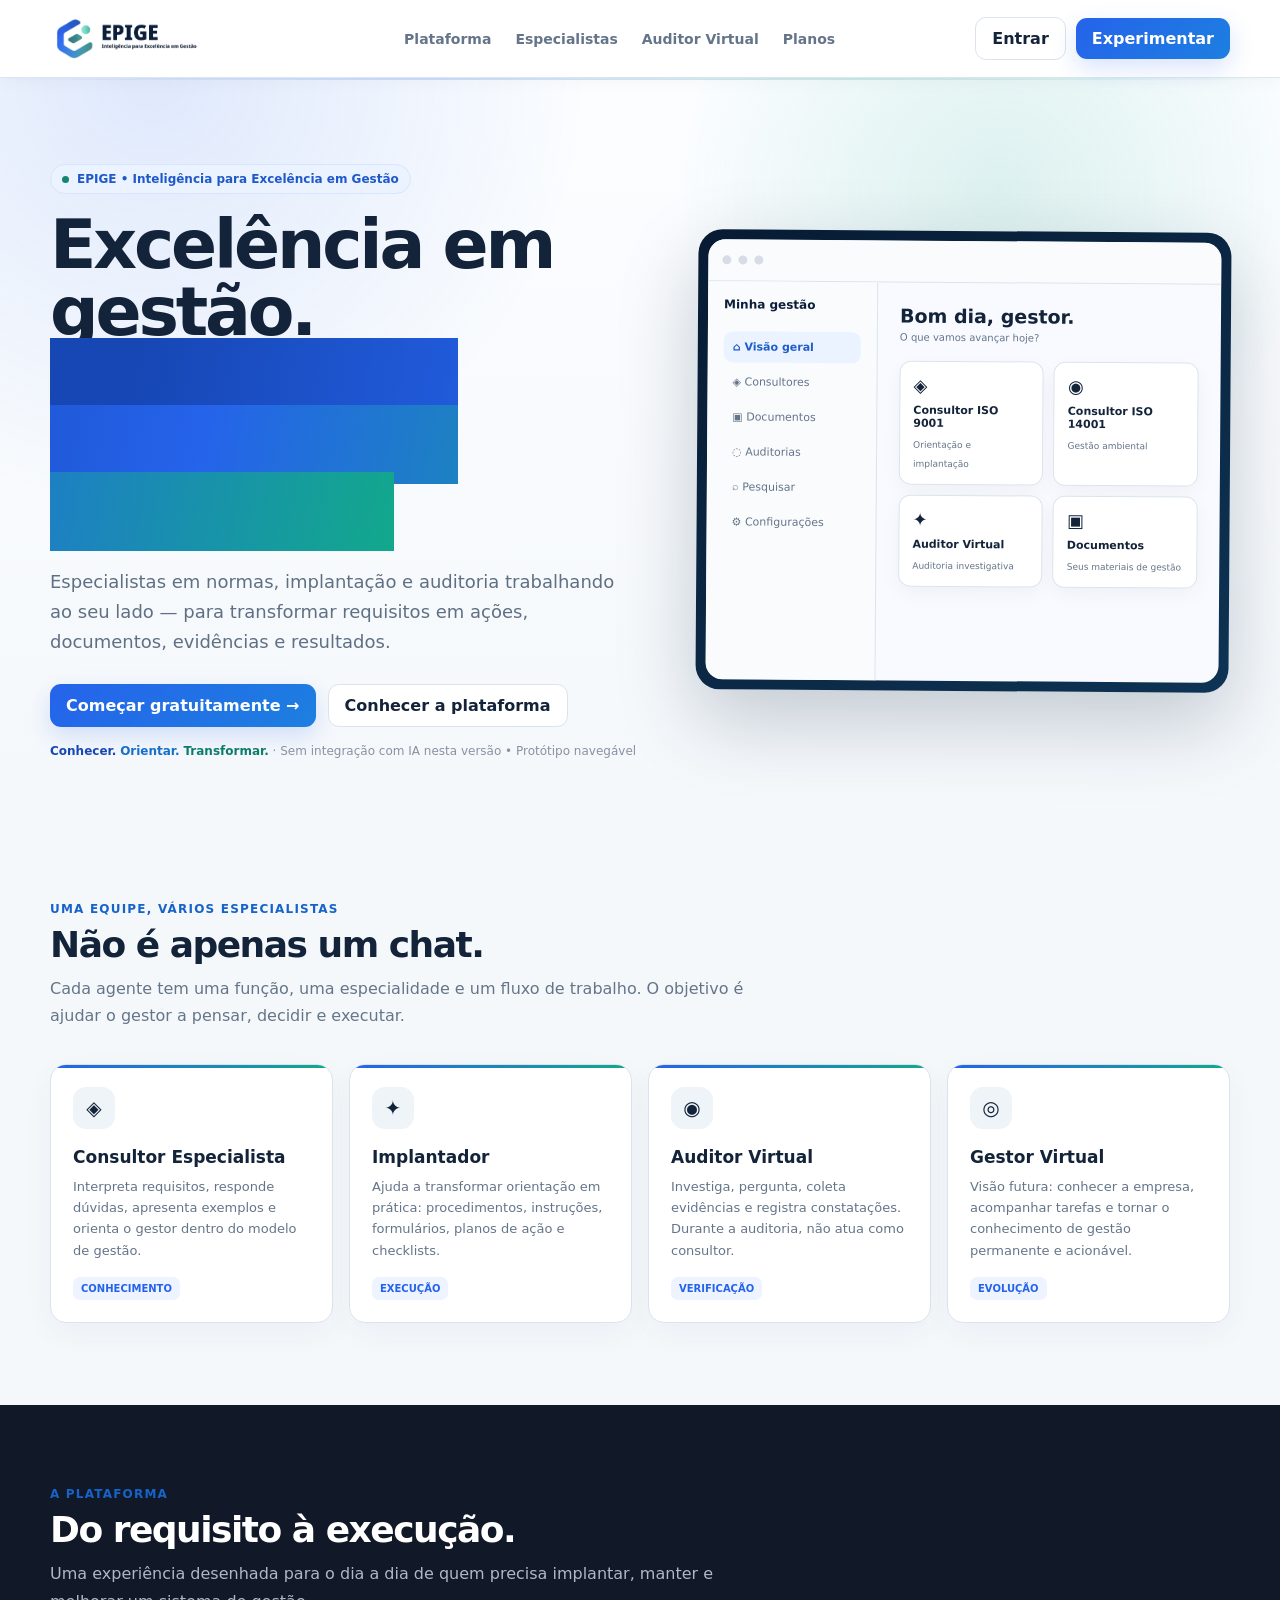
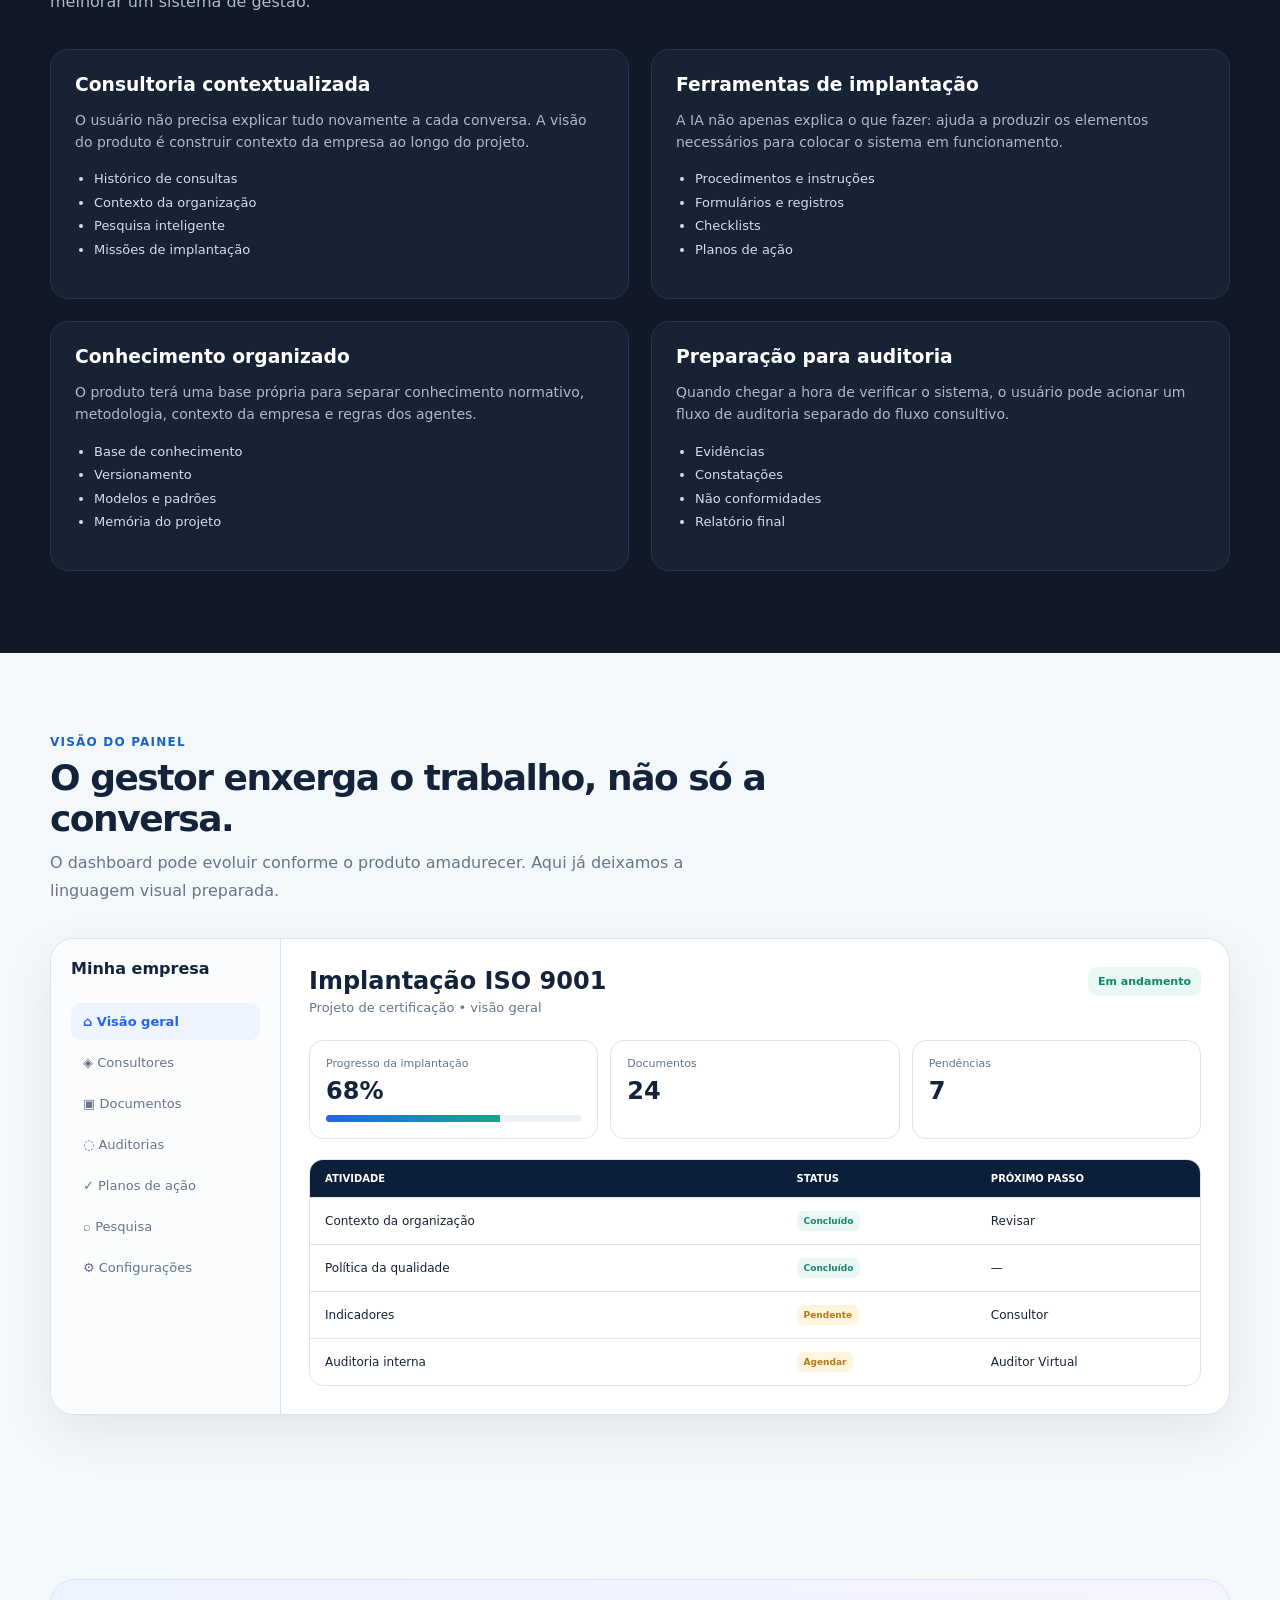
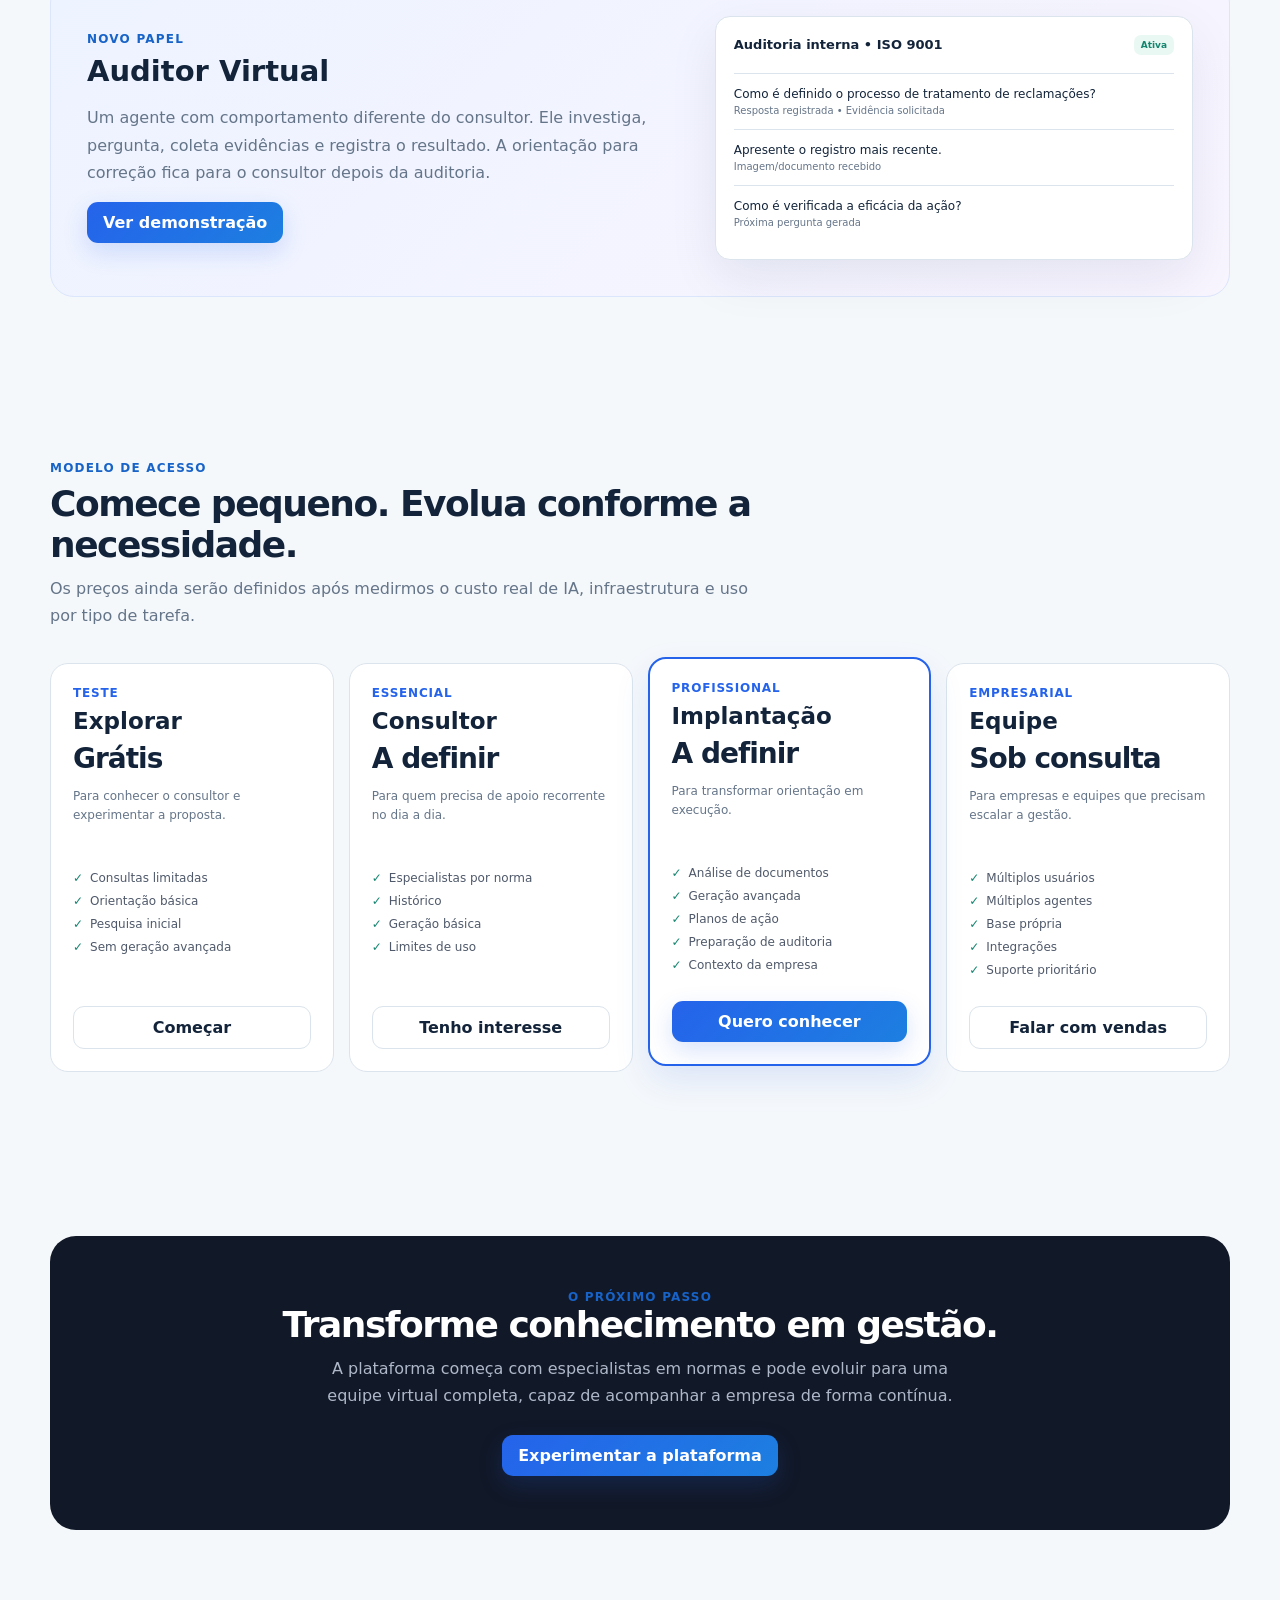
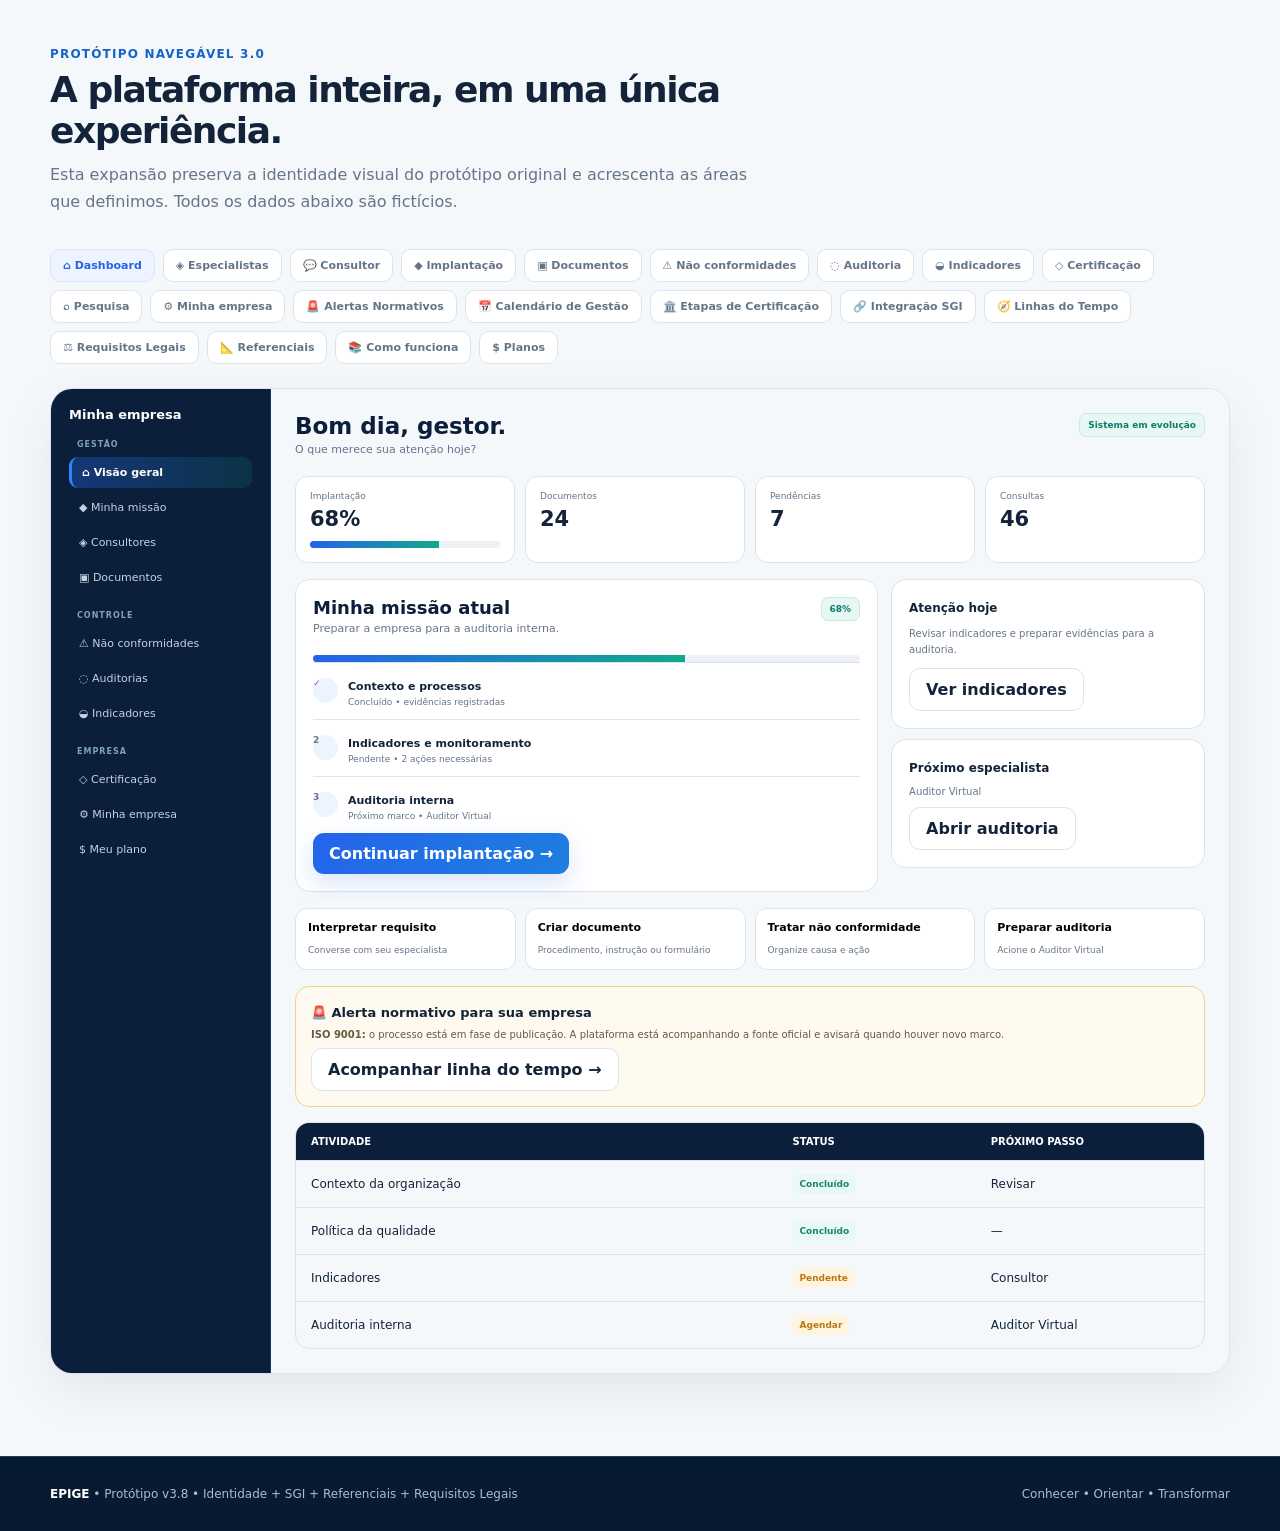
<file: prototipos/_historico/3.9-logo-embutida.html>
<!DOCTYPE html>
<html lang="pt-BR">
<head>
<meta charset="UTF-8">
<meta name="viewport" content="width=device-width, initial-scale=1.0">
<title>EPIGE — Inteligência para Excelência em Gestão | Protótipo 3.8</title>
<meta name="description" content="EPIGE — Inteligência para Excelência em Gestão. Protótipo navegável de consultoria, implantação, integração, requisitos legais e auditoria inteligente.">
<style>
:root{
  --bg:#f6f8fc;
  --surface:#ffffff;
  --surface2:#f0f4fa;
  --text:#172033;
  --muted:#667085;
  --line:#e4e9f1;
  --primary:#356ae6;
  --primary-dark:#244fae;
  --accent:#7c5cff;
  --success:#159570;
  --warning:#c77a12;
  --shadow:0 18px 50px rgba(25,38,67,.08);
  --radius:18px;
}
*{box-sizing:border-box}
html,body{margin:0;padding:0;font-family:Inter,ui-sans-serif,system-ui,-apple-system,BlinkMacSystemFont,"Segoe UI",sans-serif;color:var(--text);background:var(--bg)}
button,input{font:inherit}
button{cursor:pointer}
a{text-decoration:none;color:inherit}
.container{width:min(1180px,calc(100% - 40px));margin:auto}
.navbar{height:74px;background:rgba(255,255,255,.9);backdrop-filter:blur(16px);border-bottom:1px solid var(--line);display:flex;align-items:center;position:sticky;top:0;z-index:20}
.nav-inner{display:flex;align-items:center;justify-content:space-between;gap:20px}
.brand{display:flex;align-items:center;gap:11px;font-weight:800;letter-spacing:-.5px}
.logo{width:38px;height:38px;border-radius:12px;background:linear-gradient(135deg,var(--primary),var(--accent));display:grid;place-items:center;color:white;font-weight:900;box-shadow:0 8px 22px rgba(53,106,230,.25)}
.nav-links{display:flex;gap:24px;color:var(--muted);font-size:14px}
.nav-links a:hover{color:var(--text)}
.nav-actions{display:flex;align-items:center;gap:10px}
.btn{border:0;border-radius:11px;padding:11px 16px;font-weight:700;transition:.2s}
.btn-primary{background:var(--primary);color:white;box-shadow:0 8px 20px rgba(53,106,230,.2)}
.btn-primary:hover{background:var(--primary-dark);transform:translateY(-1px)}
.btn-secondary{background:white;color:var(--text);border:1px solid var(--line)}
.btn-secondary:hover{background:var(--surface2)}
.hero{padding:76px 0 54px;background:radial-gradient(circle at 75% 20%,rgba(124,92,255,.12),transparent 30%),radial-gradient(circle at 15% 0%,rgba(53,106,230,.1),transparent 35%)}
.hero-grid{display:grid;grid-template-columns:1.05fr .95fr;gap:58px;align-items:center}
.eyebrow{display:inline-flex;align-items:center;gap:8px;background:#edf3ff;color:var(--primary);padding:7px 11px;border-radius:999px;font-size:12px;font-weight:800;margin-bottom:18px}
.dot{width:7px;height:7px;background:var(--success);border-radius:50%}
h1{font-size:clamp(42px,6vw,68px);line-height:.98;letter-spacing:-3px;margin:0 0 22px}
.gradient{background:linear-gradient(100deg,var(--primary),var(--accent));-webkit-background-clip:text;background-clip:text;color:transparent}
.hero p{font-size:18px;line-height:1.65;color:var(--muted);max-width:650px;margin:0 0 28px}
.hero-actions{display:flex;gap:12px;flex-wrap:wrap}
.hero-note{margin-top:17px;color:#8992a3;font-size:12px}
.mockup{background:#111827;border-radius:24px;padding:10px;box-shadow:0 30px 80px rgba(19,29,51,.2);transform:rotate(1deg)}
.mock-window{background:#f8faff;border-radius:17px;overflow:hidden;min-height:440px}
.mock-top{height:42px;background:white;border-bottom:1px solid var(--line);display:flex;align-items:center;padding:0 14px;gap:7px}
.circle{width:9px;height:9px;border-radius:50%;background:#d7dce6}
.mock-body{display:grid;grid-template-columns:170px 1fr;height:398px}
.mock-side{background:#fff;border-right:1px solid var(--line);padding:16px}
.mock-side-title{font-weight:800;font-size:12px;margin-bottom:20px}
.side-item{font-size:11px;color:var(--muted);padding:9px;border-radius:9px;margin-bottom:4px}
.side-item.active{background:#edf3ff;color:var(--primary);font-weight:800}
.mock-main{padding:22px}
.mock-title{font-size:19px;font-weight:800;margin-bottom:5px}
.mock-sub{font-size:10px;color:var(--muted);margin-bottom:18px}
.mock-cards{display:grid;grid-template-columns:repeat(2,1fr);gap:10px}
.mcard{background:white;border:1px solid var(--line);border-radius:12px;padding:13px}
.mcard-icon{font-size:18px}
.mcard b{display:block;font-size:11px;margin:8px 0 3px}
.mcard span{font-size:9px;color:var(--muted)}
section{padding:78px 0}
.section-head{max-width:720px;margin-bottom:34px}
.kicker{font-size:12px;font-weight:800;color:var(--primary);text-transform:uppercase;letter-spacing:1.2px}
h2{font-size:36px;letter-spacing:-1.5px;margin:8px 0 10px}
.section-head p{color:var(--muted);line-height:1.7;margin:0}
.roles{display:grid;grid-template-columns:repeat(4,1fr);gap:16px}
.role{background:var(--surface);border:1px solid var(--line);border-radius:var(--radius);padding:22px;box-shadow:0 8px 25px rgba(25,38,67,.035);position:relative;overflow:hidden}
.role:before{content:"";position:absolute;left:0;top:0;width:100%;height:3px;background:linear-gradient(90deg,var(--primary),var(--accent))}
.icon{width:42px;height:42px;border-radius:13px;background:var(--surface2);display:grid;place-items:center;font-size:20px;margin-bottom:18px}
.role h3{margin:0 0 9px;font-size:17px}
.role p{color:var(--muted);font-size:13px;line-height:1.65;margin:0}
.role-tag{display:inline-block;margin-top:16px;font-size:10px;font-weight:800;color:var(--primary);background:#edf3ff;padding:6px 8px;border-radius:7px}
.product{background:#111827;color:white}
.product .section-head p{color:#aeb8c9}
.product-grid{display:grid;grid-template-columns:1fr 1fr;gap:22px}
.feature{background:#182235;border:1px solid #26344d;border-radius:18px;padding:24px}
.feature h3{margin:0 0 9px}
.feature p{color:#aeb8c9;line-height:1.6;font-size:14px}
.feature ul{padding-left:19px;color:#d5dbea;line-height:1.8;font-size:13px}
.dashboard{display:grid;grid-template-columns:230px 1fr;background:white;border:1px solid var(--line);border-radius:24px;overflow:hidden;box-shadow:var(--shadow)}
.dash-side{background:#fbfcfe;border-right:1px solid var(--line);padding:20px}
.dash-brand{font-weight:800;margin-bottom:25px}
.dash-nav div{padding:11px 12px;color:var(--muted);font-size:13px;border-radius:10px;margin-bottom:4px}
.dash-nav div.active{background:#edf3ff;color:var(--primary);font-weight:800}
.dash-main{padding:28px}
.dash-top{display:flex;justify-content:space-between;align-items:flex-start;gap:20px;margin-bottom:25px}
.dash-title h3{font-size:24px;margin:0 0 5px}
.dash-title p{margin:0;color:var(--muted);font-size:13px}
.status{background:#e9f8f2;color:var(--success);padding:8px 10px;border-radius:9px;font-size:11px;font-weight:800}
.stat-grid{display:grid;grid-template-columns:repeat(3,1fr);gap:12px;margin-bottom:20px}
.stat{border:1px solid var(--line);border-radius:14px;padding:16px}
.stat span{display:block;color:var(--muted);font-size:11px;margin-bottom:7px}
.stat strong{font-size:24px}
.progress{height:7px;background:#edf0f5;border-radius:20px;overflow:hidden;margin-top:10px}
.progress i{display:block;width:68%;height:100%;background:linear-gradient(90deg,var(--primary),var(--accent))}
.table{border:1px solid var(--line);border-radius:14px;overflow:hidden}
.row{display:grid;grid-template-columns:1.7fr .7fr .7fr;padding:13px 15px;border-bottom:1px solid var(--line);font-size:12px;align-items:center}
.row:last-child{border:0}
.row.header{background:#fbfcfe;color:var(--muted);font-size:10px;font-weight:800;text-transform:uppercase}
.pill{display:inline-block;padding:5px 7px;border-radius:7px;font-size:9px;font-weight:800}
.pill.green{background:#e9f8f2;color:var(--success)}
.pill.yellow{background:#fff5df;color:var(--warning)}
.plans{display:grid;grid-template-columns:repeat(4,1fr);gap:15px}
.plan{background:white;border:1px solid var(--line);border-radius:18px;padding:22px;display:flex;flex-direction:column}
.plan.featured{border:2px solid var(--primary);box-shadow:0 15px 35px rgba(53,106,230,.12);transform:translateY(-6px)}
.plan-name{font-size:12px;font-weight:800;color:var(--primary);text-transform:uppercase;letter-spacing:.8px}
.plan h3{margin:8px 0;font-size:23px}
.price{font-size:28px;font-weight:900;letter-spacing:-1px}
.price small{font-size:11px;color:var(--muted);font-weight:500}
.plan p{font-size:12px;color:var(--muted);line-height:1.6;min-height:55px}
.plan ul{list-style:none;padding:0;margin:8px 0 20px;flex:1}
.plan li{font-size:12px;margin:9px 0;color:#4f596a}
.plan li:before{content:"✓";color:var(--success);font-weight:900;margin-right:7px}
.audit{background:linear-gradient(135deg,#edf3ff,#f8f5ff);border:1px solid #dbe5fb;border-radius:24px;padding:36px;display:grid;grid-template-columns:1fr .8fr;gap:30px;align-items:center}
.audit h3{font-size:29px;margin:8px 0 12px}
.audit p{color:var(--muted);line-height:1.7}
.audit-card{background:white;border:1px solid var(--line);border-radius:18px;padding:20px;box-shadow:var(--shadow)}
.audit-header{display:flex;justify-content:space-between;align-items:center;margin-bottom:18px}
.audit-header b{font-size:13px}
.question{padding:13px 0;border-top:1px solid var(--line);font-size:12px}
.question span{display:block;color:var(--muted);font-size:10px;margin-top:4px}
.cta{background:#111827;color:white;border-radius:26px;padding:54px;text-align:center}
.cta h2{margin-top:0}
.cta p{color:#aeb8c9;max-width:650px;margin:0 auto 25px;line-height:1.7}
footer{padding:30px 0;border-top:1px solid var(--line);color:var(--muted);font-size:12px}
.footer-inner{display:flex;justify-content:space-between;gap:20px}
.mobile-menu{display:none}
@media(max-width:950px){
  .hero-grid,.product-grid,.audit{grid-template-columns:1fr}
  .roles{grid-template-columns:repeat(2,1fr)}
  .plans{grid-template-columns:repeat(2,1fr)}
  .dashboard{grid-template-columns:1fr}
  .dash-side{display:none}
  .nav-links{display:none}
  .mobile-menu{display:block}
}
@media(max-width:620px){
  .container{width:min(100% - 28px,1180px)}
  .hero{padding-top:45px}
  h1{font-size:45px}
  h2{font-size:30px}
  .roles,.plans,.stat-grid{grid-template-columns:1fr}
  .plan.featured{transform:none}
  .hero-actions .btn{width:100%}
  .mock-body{grid-template-columns:125px 1fr}
  .mock-cards{grid-template-columns:1fr}
  .mock-side{padding:10px}
  .mock-main{padding:14px}
  .cta{padding:34px 20px}
  .footer-inner{flex-direction:column}
}

.demo-nav{display:flex;gap:8px;flex-wrap:wrap;margin:0 0 24px}.demo-nav button{border:1px solid var(--line);background:#fff;border-radius:10px;padding:9px 12px;font-size:11px;font-weight:750;color:var(--muted)}.demo-nav button:hover,.demo-nav button.active{background:#edf3ff;color:var(--primary);border-color:#d8e4ff}
.screen{display:none}.screen.active{display:block}.screen-shell{display:grid;grid-template-columns:220px 1fr;background:#fff;border:1px solid var(--line);border-radius:22px;overflow:hidden;box-shadow:var(--shadow);min-height:620px}.screen-side{background:#fbfcfe;border-right:1px solid var(--line);padding:18px}.screen-side h4{margin:0 0 18px;font-size:13px}.screen-side small{display:block;color:#98a1b2;text-transform:uppercase;letter-spacing:1px;font-size:8px;font-weight:850;margin:16px 8px 6px}.screen-side button{width:100%;border:0;background:none;text-align:left;padding:9px 10px;border-radius:9px;color:var(--muted);font-size:11px;margin:2px 0}.screen-side button.active,.screen-side button:hover{background:#edf3ff;color:var(--primary);font-weight:800}.screen-main{padding:24px}.screen-title{display:flex;justify-content:space-between;gap:15px;align-items:flex-start;margin-bottom:20px}.screen-title h3{margin:0 0 4px;font-size:23px}.screen-title p{margin:0;color:var(--muted);font-size:11px}.badge{display:inline-block;padding:6px 8px;border-radius:7px;font-size:9px;font-weight:850;background:#e9f8f2;color:var(--success)}
.kpis{display:grid;grid-template-columns:repeat(4,1fr);gap:10px;margin-bottom:16px}.kpi{border:1px solid var(--line);border-radius:13px;padding:14px;background:#fff}.kpi span{display:block;font-size:9px;color:var(--muted);margin-bottom:6px}.kpi b{font-size:21px}.action-grid{display:grid;grid-template-columns:repeat(4,1fr);gap:9px;margin:16px 0}.action-card{border:1px solid var(--line);background:#fff;border-radius:12px;text-align:left;padding:12px;cursor:pointer}.action-card:hover{border-color:#b9cbf9;background:#f8faff}.action-card b{display:block;font-size:11px;margin-bottom:4px}.action-card span{font-size:9px;color:var(--muted)}
.mission-box{display:grid;grid-template-columns:1.3fr .7fr;gap:13px}.mission-card,.side-card{border:1px solid var(--line);border-radius:15px;padding:17px;background:#fff}.mission-step{display:flex;gap:10px;padding:12px 0;border-top:1px solid var(--line)}.mission-step:first-child{border-top:0}.step-dot{width:25px;height:25px;border-radius:50%;display:grid;place-items:center;background:#edf3ff;color:var(--primary);font-size:9px;font-weight:850;flex:none}.mission-step b{font-size:11px}.mission-step span{display:block;color:var(--muted);font-size:9px;margin-top:3px}
.chat-layout{display:grid;grid-template-columns:235px 1fr;min-height:535px;border:1px solid var(--line);border-radius:18px;overflow:hidden;background:#fff}.chat-list{background:#fbfcfe;border-right:1px solid var(--line);padding:14px}.chat-person{padding:11px;border:1px solid var(--line);background:#fff;border-radius:11px;margin-bottom:7px}.chat-person.active{border-color:#b9cbf9;background:#f5f8ff}.chat-person b{font-size:11px}.chat-person small{display:block;color:var(--muted);font-size:8px;margin-top:3px}.chat-window{display:flex;flex-direction:column}.chat-head{padding:14px 16px;border-bottom:1px solid var(--line);display:flex;justify-content:space-between}.chat-messages{padding:18px;flex:1;background:#fcfdff;overflow:auto}.bubble{max-width:74%;padding:11px 13px;border-radius:13px;font-size:11px;line-height:1.55;margin:7px 0}.bubble.ai{background:#f0f4fa}.bubble.user{margin-left:auto;background:#edf3ff;color:#234079}.chat-input{display:flex;gap:7px;border-top:1px solid var(--line);padding:11px}.chat-input input{flex:1;border:1px solid var(--line);border-radius:9px;padding:10px;outline:0}
.doc-grid,.consultor-grid,.nc-grid,.cert-grid{display:grid;grid-template-columns:repeat(3,1fr);gap:12px}.mini-card{border:1px solid var(--line);border-radius:14px;background:#fff;padding:16px}.mini-card h4{margin:8px 0 5px;font-size:13px}.mini-card p{margin:0 0 8px;color:var(--muted);font-size:10px;line-height:1.6}.mini-card .big-icon{font-size:22px}.audit-layout{display:grid;grid-template-columns:1fr 285px;gap:13px}.audit-card{border:1px solid var(--line);border-radius:15px;background:#fff;padding:18px}.audit-q{border-top:1px solid var(--line);padding:14px 0}.audit-q b{font-size:11px}.audit-q small{display:block;color:var(--muted);font-size:9px;margin-top:4px}.evidence{margin-top:8px;padding:9px;background:#f8fafc;border:1px dashed #cbd4e2;border-radius:9px;font-size:9px}
.price-grid{display:grid;grid-template-columns:repeat(4,1fr);gap:12px}.price-card{border:1px solid var(--line);border-radius:16px;background:#fff;padding:18px;display:flex;flex-direction:column}.price-card.featured{border:2px solid var(--primary);box-shadow:0 12px 30px #356ae61a}.price-card .name{font-size:9px;color:var(--primary);font-weight:850;text-transform:uppercase;letter-spacing:1px}.price-card h4{font-size:20px;margin:6px 0}.price-card .price{font-size:24px;font-weight:900}.price-card p{color:var(--muted);font-size:10px;line-height:1.6;min-height:45px}.price-card ul{padding:0;list-style:none;flex:1}.price-card li{font-size:10px;margin:8px 0;color:#505b6d}.price-card li:before{content:"✓";color:var(--success);font-weight:900;margin-right:6px}.form-grid{display:grid;grid-template-columns:1fr 1fr;gap:12px}.field label{display:block;font-size:9px;font-weight:850;margin-bottom:5px}.field input,.field textarea,.field select{width:100%;padding:10px;border:1px solid var(--line);border-radius:9px;background:#fff;outline:0}.field textarea{min-height:100px}.toast3{position:fixed;right:18px;bottom:18px;background:#172033;color:#fff;padding:11px 14px;border-radius:10px;font-size:11px;display:none;z-index:100}.toast3.show{display:block}
@media(max-width:900px){.screen-shell,.chat-layout,.audit-layout,.mission-box{grid-template-columns:1fr}.screen-side,.chat-list{display:none}.kpis,.action-grid,.price-grid{grid-template-columns:repeat(2,1fr)}.doc-grid,.consultor-grid,.nc-grid,.cert-grid{grid-template-columns:repeat(2,1fr)}}@media(max-width:620px){.kpis,.action-grid,.price-grid,.doc-grid,.consultor-grid,.nc-grid,.cert-grid,.form-grid{grid-template-columns:1fr}.screen-main{padding:16px}}


.norm-grid{display:grid;grid-template-columns:1.55fr .75fr;gap:14px}.norm-card{border:1px solid var(--line);border-radius:16px;background:#fff;padding:18px}.norm-alert{border:1px solid #f1d38a;background:#fffaf0;border-radius:14px;padding:15px;margin-bottom:15px}.norm-alert b{font-size:13px}.norm-alert p{font-size:10px;color:#665a40;line-height:1.55;margin:6px 0}.norm-status{display:inline-block;padding:6px 8px;border-radius:7px;font-size:9px;font-weight:850;background:#edf3ff;color:var(--primary);margin-top:5px}.timeline{position:relative;margin:12px 0 0 6px}.timeline:before{content:"";position:absolute;left:12px;top:8px;bottom:8px;width:2px;background:#dce4ef}.tl{position:relative;display:grid;grid-template-columns:25px 1fr auto;gap:10px;padding:10px 0;align-items:start}.tl-dot{width:25px;height:25px;border-radius:50%;display:grid;place-items:center;background:#fff;border:2px solid #cfd8e6;color:#7b8799;font-size:8px;font-weight:900;z-index:1}.tl.done .tl-dot{background:#e9f8f2;border-color:#a9dfc9;color:#13805a}.tl.current .tl-dot{background:#edf3ff;border-color:#aac1f7;color:var(--primary)}.tl b{font-size:10px}.tl small{display:block;color:var(--muted);font-size:8px;line-height:1.45;margin-top:3px}.tl .date{font-size:8px;color:var(--muted);white-space:nowrap}.norm-info{margin-top:12px;padding:12px;border-radius:10px;background:#f7f9fc;border:1px solid var(--line);font-size:9px;line-height:1.55}.source-box{display:flex;justify-content:space-between;gap:10px;align-items:center;border-top:1px solid var(--line);padding-top:12px;margin-top:14px}.source-box a{color:var(--primary);font-size:9px;font-weight:800;text-decoration:none}.watch-card{border:1px solid var(--line);border-radius:13px;padding:14px;margin-bottom:9px}.watch-card b{font-size:11px}.watch-card p{font-size:9px;color:var(--muted);line-height:1.5}.review-note{font-size:9px;color:#7c6a42;background:#fff8e8;border:1px solid #f0dfb1;border-radius:9px;padding:10px;line-height:1.5;margin-top:10px}@media(max-width:900px){.norm-grid{grid-template-columns:1fr}}


/* Calendário de Gestão */
.calendar-layout{display:grid;grid-template-columns:1.25fr .75fr;gap:14px}.calendar-card{border:1px solid var(--line);border-radius:16px;background:#fff;padding:18px}.cal-head{display:flex;justify-content:space-between;align-items:center;margin-bottom:15px}.cal-head h4{margin:0;font-size:14px}.cal-grid{display:grid;grid-template-columns:repeat(7,1fr);gap:5px}.cal-dayname{text-align:center;color:var(--muted);font-size:8px;font-weight:850;padding:5px}.cal-day{min-height:54px;border:1px solid var(--line);border-radius:8px;padding:6px;background:#fff;position:relative}.cal-day.muted{opacity:.42}.cal-day.today{border-color:#9eb7f4;background:#f4f7ff}.cal-day .num{font-size:9px;font-weight:850}.cal-dot{width:6px;height:6px;border-radius:50%;display:inline-block;margin:3px 2px 0 0}.cal-dot.audit{background:#d97706}.cal-dot.action{background:#356ae6}.cal-dot.doc{background:#13805a}.cal-event{font-size:7px;color:var(--muted);margin-top:2px;white-space:nowrap;overflow:hidden;text-overflow:ellipsis}.prep-alert{border:1px solid #f0d18b;background:#fffaf0;border-radius:13px;padding:14px;margin-bottom:10px}.prep-alert b{font-size:12px}.prep-alert p{font-size:9px;color:#665a40;line-height:1.55;margin:5px 0}.prep-progress{height:7px;border-radius:10px;background:#edf0f5;overflow:hidden;margin:8px 0}.prep-progress i{display:block;height:100%;background:#d97706;border-radius:10px}.agenda-item{display:grid;grid-template-columns:62px 1fr auto;gap:9px;padding:11px 0;border-top:1px solid var(--line);align-items:center}.agenda-item:first-child{border-top:0}.agenda-date{font-size:9px;font-weight:850;color:var(--primary)}.agenda-item b{font-size:10px}.agenda-item small{display:block;color:var(--muted);font-size:8px;margin-top:3px}.agenda-status{font-size:8px;padding:5px 7px;border-radius:6px;background:#edf3ff;color:var(--primary);font-weight:800}.cal-timeline{margin-top:14px}.cal-phase{display:flex;gap:10px;padding:9px 0;border-top:1px solid var(--line)}.cal-phase:first-child{border-top:0}.cal-phase-dot{width:22px;height:22px;border-radius:50%;display:grid;place-items:center;background:#edf3ff;color:var(--primary);font-size:8px;font-weight:900;flex:none}.cal-phase b{font-size:9px}.cal-phase span{display:block;font-size:8px;color:var(--muted);line-height:1.4;margin-top:2px}@media(max-width:900px){.calendar-layout{grid-template-columns:1fr}}


.certflow-grid{display:grid;grid-template-columns:1.35fr .65fr;gap:14px}.certflow-card,.kb-card{border:1px solid var(--line);border-radius:16px;background:#fff;padding:18px}.cert-summary{display:grid;grid-template-columns:repeat(4,1fr);gap:9px;margin-bottom:13px}.cert-stat{border:1px solid var(--line);border-radius:11px;padding:12px}.cert-stat span{display:block;color:var(--muted);font-size:8px}.cert-stat b{font-size:18px}.certline{position:relative;margin:14px 0}.certline:before{content:"";position:absolute;left:13px;top:8px;bottom:8px;width:2px;background:#dce4ef}.certstage{position:relative;display:grid;grid-template-columns:27px 1fr auto;gap:10px;padding:11px 0;align-items:start}.certdot{width:27px;height:27px;border-radius:50%;display:grid;place-items:center;background:#fff;border:2px solid #ccd6e4;color:#7b8799;font-size:8px;font-weight:900;z-index:1}.certstage.done .certdot{background:#e9f8f2;border-color:#a9dfc9;color:#13805a}.certstage.current .certdot{background:#edf3ff;border-color:#aac1f7;color:var(--primary)}.certstage b{font-size:10px}.certstage small{display:block;color:var(--muted);font-size:8px;line-height:1.45;margin-top:3px}.certstage .date{font-size:8px;color:var(--muted);white-space:nowrap}.kb-map,.third-party{display:grid;grid-template-columns:repeat(4,1fr);gap:8px;margin:12px 0}.kb-node,.third-card{padding:12px;border:1px solid var(--line);border-radius:11px;background:#fbfcfe}.kb-node{text-align:center}.kb-node b,.third-card b{font-size:10px;display:block}.kb-node span,.third-card p{font-size:8px;color:var(--muted);display:block;margin-top:3px;line-height:1.45}.notice-toggle{display:flex;justify-content:space-between;align-items:center;border-top:1px solid var(--line);padding:10px 0}.switch{width:34px;height:19px;border-radius:20px;background:#cbd5e1;position:relative;cursor:pointer}.switch.on{background:#356ae6}.switch:after{content:"";width:15px;height:15px;background:#fff;border-radius:50%;position:absolute;top:2px;left:2px}.switch.on:after{left:17px}.source-list{display:grid;gap:8px;margin-top:10px}.source-item{border:1px solid var(--line);border-radius:10px;padding:10px}.source-item b{font-size:9px}.source-item p{font-size:8px;color:var(--muted);margin:3px 0;line-height:1.45}.source-item a{font-size:8px;color:var(--primary);font-weight:800;text-decoration:none}.warning-box{padding:11px;border:1px solid #f0dcae;background:#fffaf0;border-radius:10px;font-size:9px;line-height:1.55;color:#6d5c38;margin-top:12px}.next-action{border:1px solid #bfd0f7;background:#f5f8ff;border-radius:12px;padding:12px;margin-top:12px;font-size:9px;line-height:1.5}.next-action b{font-size:10px;color:#244f9c}@media(max-width:900px){.certflow-grid{grid-template-columns:1fr}.cert-summary{grid-template-columns:repeat(2,1fr)}.kb-map,.third-party{grid-template-columns:repeat(2,1fr)}}@media(max-width:620px){.cert-summary,.kb-map,.third-party{grid-template-columns:1fr}}


/* v3.4 — SGI Integration + full timelines */
.sgi-grid{display:grid;grid-template-columns:1.2fr .8fr;gap:14px}.sgi-card,.full-timeline-card{border:1px solid var(--line);border-radius:16px;background:#fff;padding:18px}.norm-demo{border:1px solid #d9e1ee;border-radius:12px;padding:13px;margin-top:12px;background:#fbfcfe}.norm-row{display:grid;grid-template-columns:18px 1fr 95px 90px;gap:8px;align-items:center;padding:9px 0;border-top:1px solid var(--line)}.norm-row:first-child{border-top:0}.norm-row b{font-size:9px}.norm-row span{font-size:8px;color:var(--muted)}.prepare-now{padding:9px 10px;border-radius:8px;background:#fff4d6;color:#735718;font-size:8px;font-weight:850}.prepare-later{padding:9px 10px;border-radius:8px;background:#edf3ff;color:#31538e;font-size:8px;font-weight:800}.integration-map{display:grid;grid-template-columns:1fr 1fr 1fr;gap:9px;align-items:center;margin:15px 0}.norm-node{border:1px solid #cbd7ea;border-radius:12px;padding:13px;text-align:center;background:#f8faff}.norm-node b{font-size:11px}.norm-node small{display:block;font-size:8px;color:var(--muted);margin-top:3px}.sgi-center{border:2px solid #9eb7ee;border-radius:14px;padding:16px;text-align:center;background:#f2f6ff}.sgi-center b{font-size:13px;color:#244f9c}.sgi-center small{display:block;font-size:8px;color:#5c6f92;margin-top:4px}.integration-table{margin-top:12px}.integration-table .row{grid-template-columns:1.3fr 1fr 1fr}.recommend-box{border:1px solid #b9d7c9;background:#f1faf5;border-radius:12px;padding:13px;font-size:9px;line-height:1.5;margin-top:12px}.recommend-box b{font-size:11px;color:#167050}.alert-rule{border:1px solid #e8d29b;background:#fffaf0;border-radius:12px;padding:13px;font-size:9px;line-height:1.55;margin-top:12px}.timeline-legend{display:flex;gap:8px;flex-wrap:wrap;margin:10px 0}.legend-chip{font-size:8px;padding:5px 7px;border-radius:7px;background:#f2f5fa}.legend-chip.prepare{background:#fff4d6;color:#735718}.legend-chip.watch{background:#edf3ff;color:#31538e}.legend-chip.published{background:#e9f8f2;color:#167050}.small-source{font-size:8px;color:var(--muted);line-height:1.5;margin-top:10px}.small-source a{color:var(--primary);font-weight:800;text-decoration:none}@media(max-width:900px){.sgi-grid{grid-template-columns:1fr}.integration-map{grid-template-columns:1fr}.norm-row{grid-template-columns:18px 1fr}.norm-row>span:nth-child(3),.norm-row>span:nth-child(4){grid-column:2}}

<style>
.legal-grid{display:grid;grid-template-columns:1.25fr .75fr;gap:14px}.legal-card{border:1px solid var(--line);border-radius:16px;background:#fff;padding:18px}.legal-alert{border:1px solid #f0d49a;background:#fffaf0;border-radius:13px;padding:14px;margin-bottom:13px}.legal-alert b{font-size:12px}.legal-alert p{font-size:9px;color:#665a40;line-height:1.5;margin:5px 0}.legal-stat-grid{display:grid;grid-template-columns:repeat(4,1fr);gap:8px;margin-bottom:12px}.legal-stat{border:1px solid var(--line);border-radius:10px;padding:10px}.legal-stat span{display:block;color:var(--muted);font-size:8px}.legal-stat b{font-size:16px}.legal-item{border:1px solid var(--line);border-radius:12px;padding:12px;margin-top:8px}.legal-item-head{display:flex;justify-content:space-between;gap:10px;align-items:start}.legal-item b{font-size:10px}.legal-item p{font-size:8px;color:var(--muted);line-height:1.5;margin:4px 0}.legal-badge{font-size:7px;font-weight:850;padding:5px 7px;border-radius:7px;background:#fff4d6;color:#735718;white-space:nowrap}.legal-badge.green{background:#e9f8f2;color:#167050}.legal-badge.blue{background:#edf3ff;color:#31538e}.legal-steps{display:grid;gap:8px;margin-top:10px}.legal-step{display:grid;grid-template-columns:24px 1fr auto;gap:8px;align-items:start;border-top:1px solid var(--line);padding-top:9px}.legal-step:first-child{border-top:0;padding-top:0}.legal-step-num{width:24px;height:24px;border-radius:50%;display:grid;place-items:center;background:#edf3ff;color:var(--primary);font-size:8px;font-weight:900}.legal-step b{font-size:9px}.legal-step small{display:block;font-size:8px;color:var(--muted);line-height:1.45;margin-top:2px}.legal-link{font-size:8px;color:var(--primary);font-weight:800;text-decoration:none}.legal-map{display:grid;grid-template-columns:repeat(3,1fr);gap:8px;margin-top:10px}.legal-node{border:1px solid var(--line);border-radius:10px;padding:11px;background:#fbfcfe;text-align:center}.legal-node b{font-size:9px}.legal-node span{display:block;font-size:7px;color:var(--muted);margin-top:3px}.legal-compose{border:1px solid #c5d4ef;background:#f5f8ff;border-radius:12px;padding:12px;margin-top:11px}.legal-compose b{font-size:10px;color:#31538e}.legal-compose textarea{width:100%;box-sizing:border-box;margin-top:7px;border:1px solid #d6dfed;border-radius:8px;padding:8px;font:8px Arial;min-height:80px;background:#fff}.legal-disclaimer{font-size:8px;line-height:1.5;color:#6c6046;background:#fffaf0;border:1px solid #ead7aa;border-radius:10px;padding:10px;margin-top:12px}@media(max-width:900px){.legal-grid{grid-template-columns:1fr}.legal-stat-grid{grid-template-columns:repeat(2,1fr)}.legal-map{grid-template-columns:1fr}}

<style>
.ref-grid{display:grid;grid-template-columns:1fr 1fr;gap:14px}.ref-card{border:1px solid var(--line);border-radius:16px;background:#fff;padding:18px}.ref-item{border:1px solid var(--line);border-radius:12px;padding:12px;margin-top:8px}.ref-item b{font-size:10px}.ref-item p{font-size:8px;color:var(--muted);line-height:1.45;margin:4px 0}.ref-tag{font-size:7px;font-weight:850;padding:5px 7px;border-radius:7px;background:#edf3ff;color:#31538e;display:inline-block;margin-top:4px}.ref-tag.green{background:#e9f8f2;color:#167050}.ref-tag.gold{background:#fff4d6;color:#735718}.ref-tag.dark{background:#eef0f4;color:#495366}.ref-map{display:grid;grid-template-columns:repeat(3,1fr);gap:8px;margin-top:12px}.ref-node{border:1px solid var(--line);border-radius:11px;padding:12px;text-align:center;background:#fbfcfe}.ref-node b{font-size:9px}.ref-node span{display:block;font-size:7px;color:var(--muted);margin-top:3px}.ref-note{font-size:8px;line-height:1.5;border-radius:10px;padding:10px;margin-top:10px;background:#f7f9fc;border:1px solid var(--line)}@media(max-width:900px){.ref-grid,.ref-map{grid-template-columns:1fr}}
</style>
</style></style>

<style>
/* EPIGE v3.7 — approved identity system */
:root{
  --bg:#f5f8fb;
  --surface:#ffffff;
  --surface2:#eef4f7;
  --text:#13243a;
  --muted:#657589;
  --line:#dbe4ec;
  --primary:#2563eb;
  --primary-dark:#1747b5;
  --accent:#12a88c;
  --accent-soft:#e7f7f3;
  --navy:#0b1f3a;
  --navy-2:#102d50;
  --success:#15856f;
  --warning:#b97816;
  --shadow:0 18px 50px rgba(11,31,58,.08);
  --radius:16px;
}
html,body{font-family:Inter,ui-sans-serif,system-ui,-apple-system,BlinkMacSystemFont,"Segoe UI",sans-serif}
.navbar{height:78px;background:rgba(255,255,255,.94);border-bottom:1px solid #dce6ee;box-shadow:0 3px 18px rgba(11,31,58,.035)}
.brand{gap:10px}
.epige-mark{width:40px;height:40px;display:grid;place-items:center}
.epige-mark svg{width:40px;height:40px;display:block}
.brand-copy{display:flex;flex-direction:column;line-height:1}
.brand-copy strong{font-size:17px;letter-spacing:-.7px;color:var(--navy)}
.brand-copy small{font-size:7.5px;letter-spacing:.05px;color:#64758a;margin-top:4px;white-space:nowrap}
.nav-links a{font-weight:650}
.btn-primary{background:linear-gradient(135deg,#2563eb,#1d7fe0);box-shadow:0 9px 24px rgba(37,99,235,.18)}
.btn-primary:hover{background:linear-gradient(135deg,#1f55c9,#176fca)}
.hero{padding:86px 0 62px;background:
  radial-gradient(circle at 78% 15%,rgba(18,168,140,.13),transparent 27%),
  radial-gradient(circle at 12% 0%,rgba(37,99,235,.13),transparent 32%),
  linear-gradient(180deg,#fbfdff 0%,#f5f8fb 100%)}
.hero:before{content:"";display:block;position:absolute;inset:78px 0 auto;height:2px;background:linear-gradient(90deg,transparent,rgba(37,99,235,.18),rgba(18,168,140,.18),transparent)}
.eyebrow{background:#eaf3ff;color:#1e58c9;border:1px solid #d7e6fb}
.gradient{background:linear-gradient(100deg,#1747b5 8%,#2563eb 48%,#12a88c 100%)}
h1{font-weight:850;letter-spacing:-3.2px}
.hero p{color:#5f7084}
.mockup{background:linear-gradient(145deg,#071b33,#0e3354);box-shadow:0 30px 80px rgba(11,31,58,.22);transform:rotate(.4deg)}
.mock-top{background:#f9fbfd}
.mock-side{background:#f9fbfd}
.mock-side-title{color:var(--navy)}
.side-item.active{background:#eaf3ff;color:#1f5dca}
.mcard{box-shadow:0 7px 20px rgba(11,31,58,.04)}
section{padding:82px 0}
.kicker{color:#1763c8}
.role:before{background:linear-gradient(90deg,#2563eb,#12a88c)}
.role{box-shadow:0 10px 30px rgba(11,31,58,.045)}
.screen-shell{background:#f5f8fb}
.screen-side{background:#0b1f3a!important;border-right:1px solid #17395f!important;color:#dbe9f6}
.screen-side h4{color:#fff}
.screen-side button{color:#c3d2e2}
.screen-side button.active{background:linear-gradient(90deg,rgba(37,99,235,.35),rgba(18,168,140,.14));color:#fff;border-left:3px solid #2f83ff}
.screen-side small{color:#7fa0bf}
.screen-main{background:#f5f8fb}
.screen-title h3{color:var(--navy)}
.badge{background:#e7f7f3!important;color:#0d7d69!important;border:1px solid #c7ebe3}
.table .row.header{background:#0b1f3a!important;color:#fff}
.norm-node,.legal-node,.ref-node{background:#f9fbfd}
.sgi-center{background:linear-gradient(145deg,#eff5ff,#e9f8f4);border-color:#a9c8e9}
.recommend-box{background:#eef9f6;border-color:#bce5da}
.legal-alert{background:#fffaf0}
.price-card.featured{border-color:#2c79df;box-shadow:0 14px 34px rgba(37,99,235,.12)}
footer{background:#081a30!important;border-top:1px solid #183d64}
footer,.footer-inner{color:#a9bdd2!important}
.footer-inner b{color:#fff}
@media(max-width:760px){
  .brand-copy small{display:none}
  .nav-links{display:none}
}
</style>

<style>
.epige-brand-image{display:flex;align-items:center;justify-content:center;height:48px;width:48px;overflow:hidden}
.epige-brand-image img{display:block;width:48px;height:48px;object-fit:contain;object-position:center}
@media(max-width:760px){.epige-brand-image{width:42px}.epige-brand-image img{width:42px;height:42px}}
</style>

<style>
.epige-brand-lockup{display:flex;align-items:center;width:214px;height:56px;overflow:hidden}
.epige-brand-lockup img{display:block;width:214px;height:auto;max-height:56px;object-fit:contain;object-position:left center}
@media(max-width:760px){.epige-brand-lockup{width:170px;height:48px}.epige-brand-lockup img{width:170px;max-height:48px}}
</style>

</head>
<body>

<header class="navbar">
  <div class="container nav-inner">
    <a class="brand" href="#">
      <span class="epige-brand-lockup" aria-label="EPIGE"><img src="[data-uri]" alt="EPIGE — Inteligência para Excelência em Gestão"></span>
    </a>
    <nav class="nav-links">
      <a href="#app" onclick="openScreen('dashboard')">Plataforma</a>
      <a href="#app" onclick="openScreen('consultores')">Especialistas</a>
      <a href="#app" onclick="openScreen('auditoria')">Auditor Virtual</a>
      <a href="#app" onclick="openScreen('planos')">Planos</a>
    </nav>
    <div class="nav-actions">
      <button class="btn btn-secondary" onclick="openLogin()">Entrar</button>
      <button class="btn btn-primary" onclick="startTrial()">Experimentar</button>
      <button class="mobile-menu btn btn-secondary" onclick="alert('Menu mobile — em desenvolvimento')">☰</button>
    </div>
  </div>
</header>

<main>
<section class="hero">
  <div class="container hero-grid">
    <div>
      <div class="eyebrow"><span class="dot"></span> EPIGE • Inteligência para Excelência em Gestão</div>
      <h1>Excelência em gestão.<br><span class="gradient">Inteligente, integrada e acessível.</span></h1>
      <p>Especialistas em normas, implantação e auditoria trabalhando ao seu lado — para transformar requisitos em ações, documentos, evidências e resultados.</p>
      <div class="hero-actions">
        <button class="btn btn-primary" onclick="startTrial()">Começar gratuitamente →</button>
        <button class="btn btn-secondary" onclick="document.querySelector('#plataforma').scrollIntoView({behavior:'smooth'})">Conhecer a plataforma</button>
      </div>
      <div class="hero-note"><strong style="color:#1747b5">Conhecer.</strong> <strong style="color:#176fca">Orientar.</strong> <strong style="color:#0d7d69">Transformar.</strong> · Sem integração com IA nesta versão • Protótipo navegável</div>
    </div>

    <div class="mockup">
      <div class="mock-window">
        <div class="mock-top"><span class="circle"></span><span class="circle"></span><span class="circle"></span></div>
        <div class="mock-body">
          <aside class="mock-side">
            <div class="mock-side-title">Minha gestão</div>
            <div class="side-item active">⌂ Visão geral</div>
            <div class="side-item">◈ Consultores</div>
            <div class="side-item">▣ Documentos</div>
            <div class="side-item">◌ Auditorias</div>
            <div class="side-item">⌕ Pesquisar</div>
            <div class="side-item">⚙ Configurações</div>
          </aside>
          <div class="mock-main">
            <div class="mock-title">Bom dia, gestor.</div>
            <div class="mock-sub">O que vamos avançar hoje?</div>
            <div class="mock-cards">
              <div class="mcard"><div class="mcard-icon">◈</div><b>Consultor ISO 9001</b><span>Orientação e implantação</span></div>
              <div class="mcard"><div class="mcard-icon">◉</div><b>Consultor ISO 14001</b><span>Gestão ambiental</span></div>
              <div class="mcard"><div class="mcard-icon">✦</div><b>Auditor Virtual</b><span>Auditoria investigativa</span></div>
              <div class="mcard"><div class="mcard-icon">▣</div><b>Documentos</b><span>Seus materiais de gestão</span></div>
            </div>
          </div>
        </div>
      </div>
    </div>
  </div>
</section>

<section id="especialistas">
  <div class="container">
    <div class="section-head">
      <div class="kicker">Uma equipe, vários especialistas</div>
      <h2>Não é apenas um chat.</h2>
      <p>Cada agente tem uma função, uma especialidade e um fluxo de trabalho. O objetivo é ajudar o gestor a pensar, decidir e executar.</p>
    </div>
    <div class="roles">
      <article class="role">
        <div class="icon">◈</div><h3>Consultor Especialista</h3>
        <p>Interpreta requisitos, responde dúvidas, apresenta exemplos e orienta o gestor dentro do modelo de gestão.</p>
        <span class="role-tag">CONHECIMENTO</span>
      </article>
      <article class="role">
        <div class="icon">✦</div><h3>Implantador</h3>
        <p>Ajuda a transformar orientação em prática: procedimentos, instruções, formulários, planos de ação e checklists.</p>
        <span class="role-tag">EXECUÇÃO</span>
      </article>
      <article class="role">
        <div class="icon">◉</div><h3>Auditor Virtual</h3>
        <p>Investiga, pergunta, coleta evidências e registra constatações. Durante a auditoria, não atua como consultor.</p>
        <span class="role-tag">VERIFICAÇÃO</span>
      </article>
      <article class="role">
        <div class="icon">◎</div><h3>Gestor Virtual</h3>
        <p>Visão futura: conhecer a empresa, acompanhar tarefas e tornar o conhecimento de gestão permanente e acionável.</p>
        <span class="role-tag">EVOLUÇÃO</span>
      </article>
    </div>
  </div>
</section>

<section id="plataforma" class="product">
  <div class="container">
    <div class="section-head">
      <div class="kicker">A plataforma</div>
      <h2>Do requisito à execução.</h2>
      <p>Uma experiência desenhada para o dia a dia de quem precisa implantar, manter e melhorar um sistema de gestão.</p>
    </div>
    <div class="product-grid">
      <article class="feature">
        <h3>Consultoria contextualizada</h3>
        <p>O usuário não precisa explicar tudo novamente a cada conversa. A visão do produto é construir contexto da empresa ao longo do projeto.</p>
        <ul><li>Histórico de consultas</li><li>Contexto da organização</li><li>Pesquisa inteligente</li><li>Missões de implantação</li></ul>
      </article>
      <article class="feature">
        <h3>Ferramentas de implantação</h3>
        <p>A IA não apenas explica o que fazer: ajuda a produzir os elementos necessários para colocar o sistema em funcionamento.</p>
        <ul><li>Procedimentos e instruções</li><li>Formulários e registros</li><li>Checklists</li><li>Planos de ação</li></ul>
      </article>
      <article class="feature">
        <h3>Conhecimento organizado</h3>
        <p>O produto terá uma base própria para separar conhecimento normativo, metodologia, contexto da empresa e regras dos agentes.</p>
        <ul><li>Base de conhecimento</li><li>Versionamento</li><li>Modelos e padrões</li><li>Memória do projeto</li></ul>
      </article>
      <article class="feature">
        <h3>Preparação para auditoria</h3>
        <p>Quando chegar a hora de verificar o sistema, o usuário pode acionar um fluxo de auditoria separado do fluxo consultivo.</p>
        <ul><li>Evidências</li><li>Constatações</li><li>Não conformidades</li><li>Relatório final</li></ul>
      </article>
    </div>
  </div>
</section>

<section>
  <div class="container">
    <div class="section-head">
      <div class="kicker">Visão do painel</div>
      <h2>O gestor enxerga o trabalho, não só a conversa.</h2>
      <p>O dashboard pode evoluir conforme o produto amadurecer. Aqui já deixamos a linguagem visual preparada.</p>
    </div>
    <div class="dashboard">
      <aside class="dash-side">
        <div class="dash-brand">Minha empresa</div>
        <div class="dash-nav">
          <div class="active">⌂ Visão geral</div>
          <div>◈ Consultores</div>
          <div>▣ Documentos</div>
          <div>◌ Auditorias</div>
          <div>✓ Planos de ação</div>
          <div>⌕ Pesquisa</div>
          <div>⚙ Configurações</div>
        </div>
      </aside>
      <div class="dash-main">
        <div class="dash-top">
          <div class="dash-title"><h3>Implantação ISO 9001</h3><p>Projeto de certificação • visão geral</p></div>
          <span class="status">Em andamento</span>
        </div>
        <div class="stat-grid">
          <div class="stat"><span>Progresso da implantação</span><strong>68%</strong><div class="progress"><i></i></div></div>
          <div class="stat"><span>Documentos</span><strong>24</strong></div>
          <div class="stat"><span>Pendências</span><strong>7</strong></div>
        </div>
        <div class="table">
          <div class="row header"><span>Atividade</span><span>Status</span><span>Próximo passo</span></div>
          <div class="row"><span>Contexto da organização</span><span><span class="pill green">Concluído</span></span><span>Revisar</span></div>
          <div class="row"><span>Política da qualidade</span><span><span class="pill green">Concluído</span></span><span>—</span></div>
          <div class="row"><span>Indicadores</span><span><span class="pill yellow">Pendente</span></span><span>Consultor</span></div>
          <div class="row"><span>Auditoria interna</span><span><span class="pill yellow">Agendar</span></span><span>Auditor Virtual</span></div>
        </div>
      </div>
    </div>
  </div>
</section>

<section id="auditoria">
  <div class="container">
    <div class="audit">
      <div>
        <div class="kicker">Novo papel</div>
        <h3>Auditor Virtual</h3>
        <p>Um agente com comportamento diferente do consultor. Ele investiga, pergunta, coleta evidências e registra o resultado. A orientação para correção fica para o consultor depois da auditoria.</p>
        <button class="btn btn-primary" onclick="demoAudit()">Ver demonstração</button>
      </div>
      <div class="audit-card">
        <div class="audit-header"><b>Auditoria interna • ISO 9001</b><span class="pill green">Ativa</span></div>
        <div class="question">Como é definido o processo de tratamento de reclamações?<span>Resposta registrada • Evidência solicitada</span></div>
        <div class="question">Apresente o registro mais recente.<span>Imagem/documento recebido</span></div>
        <div class="question">Como é verificada a eficácia da ação?<span>Próxima pergunta gerada</span></div>
      </div>
    </div>
  </div>
</section>

<section id="planos">
  <div class="container">
    <div class="section-head">
      <div class="kicker">Modelo de acesso</div>
      <h2>Comece pequeno. Evolua conforme a necessidade.</h2>
      <p>Os preços ainda serão definidos após medirmos o custo real de IA, infraestrutura e uso por tipo de tarefa.</p>
    </div>
    <div class="plans">
      <article class="plan">
        <div class="plan-name">Teste</div><h3>Explorar</h3><div class="price">Grátis</div>
        <p>Para conhecer o consultor e experimentar a proposta.</p>
        <ul><li>Consultas limitadas</li><li>Orientação básica</li><li>Pesquisa inicial</li><li>Sem geração avançada</li></ul>
        <button class="btn btn-secondary" onclick="startTrial()">Começar</button>
      </article>
      <article class="plan">
        <div class="plan-name">Essencial</div><h3>Consultor</h3><div class="price">A definir</div>
        <p>Para quem precisa de apoio recorrente no dia a dia.</p>
        <ul><li>Especialistas por norma</li><li>Histórico</li><li>Geração básica</li><li>Limites de uso</li></ul>
        <button class="btn btn-secondary" onclick="contactSales()">Tenho interesse</button>
      </article>
      <article class="plan featured">
        <div class="plan-name">Profissional</div><h3>Implantação</h3><div class="price">A definir</div>
        <p>Para transformar orientação em execução.</p>
        <ul><li>Análise de documentos</li><li>Geração avançada</li><li>Planos de ação</li><li>Preparação de auditoria</li><li>Contexto da empresa</li></ul>
        <button class="btn btn-primary" onclick="contactSales()">Quero conhecer</button>
      </article>
      <article class="plan">
        <div class="plan-name">Empresarial</div><h3>Equipe</h3><div class="price">Sob consulta</div>
        <p>Para empresas e equipes que precisam escalar a gestão.</p>
        <ul><li>Múltiplos usuários</li><li>Múltiplos agentes</li><li>Base própria</li><li>Integrações</li><li>Suporte prioritário</li></ul>
        <button class="btn btn-secondary" onclick="contactSales()">Falar com vendas</button>
      </article>
    </div>
  </div>
</section>

<section>
  <div class="container">
    <div class="cta">
      <div class="kicker">O próximo passo</div>
      <h2>Transforme conhecimento em gestão.</h2>
      <p>A plataforma começa com especialistas em normas e pode evoluir para uma equipe virtual completa, capaz de acompanhar a empresa de forma contínua.</p>
      <button class="btn btn-primary" onclick="startTrial()">Experimentar a plataforma</button>
    </div>
  </div>
</section>
</main>


<section id="app" style="padding-top:35px">
<div class="container">
<div class="section-head"><div class="kicker">Protótipo navegável 3.0</div><h2>A plataforma inteira, em uma única experiência.</h2><p>Esta expansão preserva a identidade visual do protótipo original e acrescenta as áreas que definimos. Todos os dados abaixo são fictícios.</p></div>
<div class="demo-nav">
<button class="active" onclick="openScreen('dashboard',this)">⌂ Dashboard</button><button onclick="openScreen('consultores',this)">◈ Especialistas</button><button onclick="openScreen('chat',this)">💬 Consultor</button><button onclick="openScreen('implantacao',this)">◆ Implantação</button><button onclick="openScreen('documentos',this)">▣ Documentos</button><button onclick="openScreen('nao',this)">⚠ Não conformidades</button><button onclick="openScreen('auditoria',this)">◌ Auditoria</button><button onclick="openScreen('indicadores',this)">◒ Indicadores</button><button onclick="openScreen('certificacao',this)">◇ Certificação</button><button onclick="openScreen('pesquisa',this)">⌕ Pesquisa</button><button onclick="openScreen('empresa',this)">⚙ Minha empresa</button><button onclick="openScreen('normas',this)">🚨 Alertas Normativos</button><button onclick="openScreen('calendario',this)">📅 Calendário de Gestão</button><button onclick="openScreen('certflow',this)">🏛️ Etapas de Certificação</button><button onclick="openScreen('sgi',this)">🔗 Integração SGI</button><button onclick="openScreen('linha-tempo',this)">🧭 Linhas do Tempo</button><button onclick="openScreen('legais',this)">⚖️ Requisitos Legais</button><button onclick="openScreen('referenciais',this)">📐 Referenciais</button><button onclick="openScreen('conhecimento',this)">📚 Como funciona</button><button onclick="openScreen('planos',this)">$ Planos</button>
</div>

<div class="screen active" id="screen-dashboard"><div class="screen-shell"><aside class="screen-side"><h4>Minha empresa</h4><small>Gestão</small><button class="active" onclick="openScreen('dashboard')">⌂ Visão geral</button><button onclick="openScreen('implantacao')">◆ Minha missão</button><button onclick="openScreen('consultores')">◈ Consultores</button><button onclick="openScreen('documentos')">▣ Documentos</button><small>Controle</small><button onclick="openScreen('nao')">⚠ Não conformidades</button><button onclick="openScreen('auditoria')">◌ Auditorias</button><button onclick="openScreen('indicadores')">◒ Indicadores</button><small>Empresa</small><button onclick="openScreen('certificacao')">◇ Certificação</button><button onclick="openScreen('empresa')">⚙ Minha empresa</button><button onclick="openScreen('planos')">$ Meu plano</button></aside>
<main class="screen-main"><div class="screen-title"><div><h3>Bom dia, gestor.</h3><p>O que merece sua atenção hoje?</p></div><span class="badge">Sistema em evolução</span></div>
<div class="kpis"><div class="kpi"><span>Implantação</span><b>68%</b><div class="progress"><i style="width:68%"></i></div></div><div class="kpi"><span>Documentos</span><b>24</b></div><div class="kpi"><span>Pendências</span><b>7</b></div><div class="kpi"><span>Consultas</span><b>46</b></div></div>
<div class="mission-box"><div class="mission-card"><div class="screen-title"><div><h3 style="font-size:18px">Minha missão atual</h3><p>Preparar a empresa para a auditoria interna.</p></div><span class="badge">68%</span></div><div class="progress"><i style="width:68%"></i></div><div class="mission-step"><span class="step-dot">✓</span><div><b>Contexto e processos</b><span>Concluído • evidências registradas</span></div></div><div class="mission-step"><span class="step-dot">2</span><div><b>Indicadores e monitoramento</b><span>Pendente • 2 ações necessárias</span></div></div><div class="mission-step"><span class="step-dot">3</span><div><b>Auditoria interna</b><span>Próximo marco • Auditor Virtual</span></div></div><button class="btn btn-primary" onclick="openScreen('implantacao')">Continuar implantação →</button></div>
<div><div class="side-card"><b style="font-size:12px">Atenção hoje</b><p style="font-size:10px;color:var(--muted);line-height:1.6">Revisar indicadores e preparar evidências para a auditoria.</p><button class="btn btn-secondary" onclick="openScreen('indicadores')">Ver indicadores</button></div><div class="side-card" style="margin-top:10px"><b style="font-size:12px">Próximo especialista</b><p style="font-size:10px;color:var(--muted)">Auditor Virtual</p><button class="btn btn-secondary" onclick="openScreen('auditoria')">Abrir auditoria</button></div></div></div>
<div class="action-grid"><button class="action-card" onclick="openScreen('chat')"><b>Interpretar requisito</b><span>Converse com seu especialista</span></button><button class="action-card" onclick="openScreen('documentos')"><b>Criar documento</b><span>Procedimento, instrução ou formulário</span></button><button class="action-card" onclick="openScreen('nao')"><b>Tratar não conformidade</b><span>Organize causa e ação</span></button><button class="action-card" onclick="openScreen('auditoria')"><b>Preparar auditoria</b><span>Acione o Auditor Virtual</span></button></div>
<div class="norm-alert" style="margin-top:16px"><b>🚨 Alerta normativo para sua empresa</b><p><strong>ISO 9001:</strong> o processo está em fase de publicação. A plataforma está acompanhando a fonte oficial e avisará quando houver novo marco.</p><button class="btn btn-secondary" onclick="openScreen('normas')">Acompanhar linha do tempo →</button></div><div class="table"><div class="row header"><span>Atividade</span><span>Status</span><span>Próximo passo</span></div><div class="row"><span>Contexto da organização</span><span><span class="pill green">Concluído</span></span><span>Revisar</span></div><div class="row"><span>Política da qualidade</span><span><span class="pill green">Concluído</span></span><span>—</span></div><div class="row"><span>Indicadores</span><span><span class="pill yellow">Pendente</span></span><span>Consultor</span></div><div class="row"><span>Auditoria interna</span><span><span class="pill yellow">Agendar</span></span><span>Auditor Virtual</span></div></div></main></div></div>

<div class="screen" id="screen-consultores"><div class="screen-shell"><aside class="screen-side"><h4>Especialistas</h4><button class="active">◈ ISO 9001</button><button>◉ ISO 14001</button><button>◎ ISO 45001</button><button>✦ Implantador</button><small>Futuro</small><button>ISO 27001</button><button>Especialista SGI</button></aside><main class="screen-main"><div class="screen-title"><div><h3>Especialistas virtuais</h3><p>Escolha quem vai trabalhar com você.</p></div><span class="badge">4 disponíveis</span></div><div class="consultor-grid"><div class="mini-card"><div class="big-icon">◈</div><h4>Consultor ISO 9001</h4><p>Qualidade, processos, indicadores, riscos e melhoria.</p><button class="btn btn-primary" onclick="openScreen('chat')">Abrir consultor</button></div><div class="mini-card"><div class="big-icon">◉</div><h4>Consultor ISO 14001</h4><p>Gestão ambiental, aspectos, impactos e controles.</p><button class="btn btn-primary" onclick="openScreen('chat')">Abrir consultor</button></div><div class="mini-card"><div class="big-icon">◎</div><h4>Consultor ISO 45001</h4><p>Saúde e segurança ocupacional e riscos.</p><button class="btn btn-primary" onclick="openScreen('chat')">Abrir consultor</button></div><div class="mini-card"><div class="big-icon">✦</div><h4>Implantador</h4><p>Transforma decisões em documentos e ações.</p><button class="btn btn-primary" onclick="openScreen('chat')">Abrir implantador</button></div><div class="mini-card"><div class="big-icon">◎</div><h4>Auditor Virtual</h4><p>Fluxo investigativo separado do consultor.</p><button class="btn btn-primary" onclick="openScreen('auditoria')">Abrir auditor</button></div><div class="mini-card"><div class="big-icon">✧</div><h4>Gestor Virtual</h4><p>Visão futura de acompanhamento contínuo.</p><span class="role-tag">EM DESENVOLVIMENTO</span></div></div></main></div></div>

<div class="screen" id="screen-chat"><div class="screen-shell"><aside class="screen-side"><h4>Conversas</h4><button class="active">◈ Consultor ISO 9001</button><button>◉ Consultor ISO 14001</button><button>✦ Implantador</button><small>Histórico</small><button>Indicadores</button><button>Auditoria interna</button><button>Não conformidade</button></aside><main class="screen-main"><div class="chat-layout"><aside class="chat-list"><div class="chat-person active"><b>Consultor ISO 9001</b><small>Especialista em qualidade</small></div><div class="chat-person"><b>Consultor ISO 14001</b><small>Gestão ambiental</small></div><div class="chat-person"><b>Implantador</b><small>Execução</small></div></aside><div class="chat-window"><div class="chat-head"><div><b>Consultor ISO 9001</b><small style="display:block;color:var(--muted);font-size:8px">Especialista • demonstração</small></div><span class="badge">Ativo</span></div><div class="chat-messages" id="chatMessages"><div class="bubble ai">Olá! Sou o Consultor ISO 9001. Posso interpretar requisitos, apresentar exemplos e ajudar a transformar decisões em ações.</div><div class="bubble user">Quero preparar minha empresa para uma auditoria interna.</div><div class="bubble ai">Vamos tratar isso como uma missão. Primeiro verificaremos pendências, documentos, evidências e indicadores.</div><div class="bubble ai">Sugestão imediata: revisar os indicadores de qualidade e confirmar as evidências de análise.</div></div><div class="chat-input"><input id="demoInput" placeholder="Digite uma mensagem de demonstração..." onkeydown="if(event.key==='Enter')sendDemo()"><button class="btn btn-primary" onclick="sendDemo()">Enviar</button></div></div></div></main></div></div>

<div class="screen" id="screen-implantacao"><div class="screen-shell"><aside class="screen-side"><h4>Implantação</h4><button class="active">◆ Minha missão</button><button>Etapas</button><button>Documentos</button><button>Responsáveis</button><button>Calendário</button></aside><main class="screen-main"><div class="screen-title"><div><h3>Missão: Implantação ISO 9001</h3><p>Plano de trabalho demonstrativo.</p></div><span class="badge">12 de 18 etapas</span></div><div class="mission-box"><div class="mission-card"><h4>Roteiro da implantação</h4><div class="mission-step"><span class="step-dot">✓</span><div><b>Contexto da organização</b><span>Concluído</span></div></div><div class="mission-step"><span class="step-dot">✓</span><div><b>Processos e responsabilidades</b><span>Concluído</span></div></div><div class="mission-step"><span class="step-dot">3</span><div><b>Indicadores e monitoramento</b><span>Pendente • 2 ações</span></div></div><div class="mission-step"><span class="step-dot">4</span><div><b>Auditoria interna</b><span>Próximo marco</span></div></div><div class="mission-step"><span class="step-dot">5</span><div><b>Tratamento das constatações</b><span>Aguardando auditoria</span></div></div></div><div><div class="side-card"><b>Prazo estimado</b><div style="font-size:24px;font-weight:900">32 dias</div></div><div class="side-card" style="margin-top:10px"><b>Pendências</b><div style="font-size:24px;font-weight:900">7</div></div><button class="btn btn-primary" style="width:100%;margin-top:10px" onclick="openScreen('chat')">Pedir ajuda ao consultor</button></div></div></main></div></div>

<div class="screen" id="screen-documentos"><div class="screen-shell"><aside class="screen-side"><h4>Documentos</h4><button class="active">▣ Todos</button><button>Procedimentos</button><button>Instruções</button><button>Formulários</button><button>Evidências</button><button>Gerados pela IA</button></aside><main class="screen-main"><div class="screen-title"><div><h3>Gestão documental</h3><p>Documentos, registros, modelos e evidências.</p></div><button class="btn btn-primary" onclick="toast3('Fluxo de geração demonstrativo.')">+ Criar documento</button></div><div class="doc-grid"><div class="mini-card"><div class="big-icon">📄</div><h4>Política da Qualidade</h4><p>PDF • 248 KB • Atualizado hoje</p><span class="pill green">Atualizado</span></div><div class="mini-card"><div class="big-icon">📘</div><h4>Procedimento de Auditoria</h4><p>DOCX • 412 KB • Revisão pendente</p><span class="pill yellow">Revisar</span></div><div class="mini-card"><div class="big-icon">📊</div><h4>Indicadores da Qualidade</h4><p>XLSX • 91 KB</p><span class="pill green">Atualizado</span></div><div class="mini-card"><div class="big-icon">🧾</div><h4>Formulário de Não Conformidade</h4><p>PDF • 185 KB</p><span class="pill green">Atualizado</span></div><div class="mini-card"><div class="big-icon">📋</div><h4>Plano de Ação</h4><p>DOCX • 133 KB • Em elaboração</p><span class="pill yellow">Rascunho</span></div><div class="mini-card"><div class="big-icon">🔎</div><h4>Checklist de Auditoria</h4><p>PDF • 276 KB</p><span class="pill green">Concluído</span></div></div></main></div></div>

<div class="screen" id="screen-nao"><div class="screen-shell"><aside class="screen-side"><h4>Controle</h4><button class="active">⚠ Não conformidades</button><button>Planos de ação</button><button>Verificações de eficácia</button><button>Histórico</button></aside><main class="screen-main"><div class="screen-title"><div><h3>Não conformidades</h3><p>Transforme constatações em análise de causa e ação.</p></div><button class="btn btn-primary" onclick="toast3('Nova não conformidade demonstrativa criada.')">+ Registrar</button></div><div class="nc-grid"><div class="mini-card"><span class="pill" style="background:#fff0ee;color:#b42318">NC-2026-014 • Alta</span><h4>Indicador sem evidência de análise</h4><p>Não foi localizada evidência suficiente de análise sistemática.</p><div class="evidence"><b>Causa:</b> em análise<br><b>Ação:</b> criar rotina mensal</div></div><div class="mini-card"><span class="pill yellow">OM-2026-008 • Média</span><h4>Oportunidade de melhoria</h4><p>Melhorar o acompanhamento das ações.</p><div class="evidence"><b>Sugestão:</b> painel mensal</div></div><div class="mini-card"><span class="pill" style="background:#fff0ee;color:#b42318">NC-2026-009 • Média</span><h4>Registro desatualizado</h4><p>Documento identificado em versão anterior.</p><div class="evidence"><b>Ação:</b> retirar versão obsoleta</div></div></div></main></div></div>

<div class="screen" id="screen-auditoria"><div class="screen-shell"><aside class="screen-side"><h4>Auditor Virtual</h4><button class="active">◌ Auditoria ativa</button><button>Planejamento</button><button>Evidências</button><button>Constatações</button><button>Relatório</button></aside><main class="screen-main"><div class="screen-title"><div><h3>Auditoria interna • ISO 9001</h3><p>Fluxo investigativo demonstrativo.</p></div><span class="badge">64% concluída</span></div><div class="audit-layout"><div class="audit-card"><div class="audit-q"><b>01. Como a organização monitora a satisfação dos clientes?</b><small>Pergunta do Auditor Virtual</small><div class="evidence">✓ Resposta registrada • pesquisa de satisfação 2026</div></div><div class="audit-q"><b>02. Apresente um exemplo de análise de indicador que tenha gerado uma ação.</b><small>Pergunta investigativa</small><div class="evidence">📎 Relatório Indicadores — Junho.pdf</div></div><div class="audit-q"><b>03. Como a eficácia dessa ação foi verificada?</b><small>Próxima pergunta</small><div class="evidence">Aguardando resposta...</div></div><button class="btn btn-primary" onclick="toast3('Próxima pergunta fictícia gerada.')">Continuar auditoria →</button></div><div><div class="side-card"><span style="color:var(--muted);font-size:9px">Perguntas</span><div style="font-size:23px;font-weight:900">18</div></div><div class="side-card"><span style="color:var(--muted);font-size:9px">Evidências</span><div style="font-size:23px;font-weight:900">11</div></div><div class="side-card"><span style="color:var(--muted);font-size:9px">Constatações</span><div style="font-size:23px;font-weight:900">3</div></div><button class="btn btn-secondary" style="width:100%;margin-top:10px" onclick="toast3('Relatório demonstrativo preparado.')">Gerar relatório</button></div></div></main></div></div>

<div class="screen" id="screen-indicadores"><div class="screen-shell"><aside class="screen-side"><h4>Indicadores</h4><button class="active">◒ Visão geral</button><button>Qualidade</button><button>Processos</button><button>Ambiental</button><button>Segurança</button></aside><main class="screen-main"><div class="screen-title"><div><h3>Indicadores da gestão</h3><p>Dados demonstrativos que poderão alimentar o contexto dos agentes.</p></div><span class="badge">Atualizado hoje</span></div><div class="kpis"><div class="kpi"><span>Satisfação do cliente</span><b>91%</b><div class="progress"><i style="width:91%"></i></div></div><div class="kpi"><span>Ações no prazo</span><b>87%</b><div class="progress"><i style="width:87%"></i></div></div><div class="kpi"><span>Não conformidades</span><b>3</b></div><div class="kpi"><span>Auditorias concluídas</span><b>4</b></div></div><div class="table"><div class="row header"><span>Indicador</span><span>Resultado</span><span>Meta</span></div><div class="row"><span>Satisfação do cliente</span><span>91%</span><span>≥ 90%</span></div><div class="row"><span>Ações no prazo</span><span>87%</span><span>≥ 90%</span></div><div class="row"><span>NC abertas</span><span>3</span><span>≤ 2</span></div><div class="row"><span>Tempo médio de tratamento</span><span>8 dias</span><span>≤ 10</span></div></div></main></div></div>

<div class="screen" id="screen-certificacao"><div class="screen-shell"><aside class="screen-side"><h4>Certificação</h4><button class="active">◇ Planejamento</button><button>Estimativa de custos</button><button>Certificadoras</button><button>Propostas</button><button>Preparação final</button></aside><main class="screen-main"><div class="screen-title"><div><h3>Planeje sua certificação</h3><p>Área demonstrativa para planejamento financeiro e operacional.</p></div><span class="badge">Demonstração</span></div><div class="cert-grid"><div class="mini-card"><h4>Estimativa de esforço</h4><p>Baseada em porte, escopo, sites e sistemas.</p><div style="font-size:25px;font-weight:900;color:var(--primary)">R$ 18–35 mil*</div><small style="color:var(--muted)">*Valor fictício</small></div><div class="mini-card"><h4>Pesquisa de certificadoras</h4><p>Comparação futura de empresas, escopos e propostas.</p><div class="table"><div class="row header"><span>Certificadora</span><span>Perfil</span><span>Ação</span></div><div class="row"><span>Certificadora A</span><span>Global</span><span>Ver</span></div><div class="row"><span>Certificadora B</span><span>Brasil</span><span>Ver</span></div><div class="row"><span>Certificadora C</span><span>Especializada</span><span>Ver</span></div></div></div></div></main></div></div>

<div class="screen" id="screen-pesquisa"><div class="screen-shell"><aside class="screen-side"><h4>Pesquisa</h4><button class="active">⌕ Pesquisa inteligente</button><small>Histórico</small><button>Consultas recentes</button><button>Documentos encontrados</button><button>Favoritos</button></aside><main class="screen-main"><div class="screen-title"><div><h3>Pesquisa inteligente</h3><p>Uma busca única para encontrar conhecimento, documentos e conversas.</p></div></div><div class="field"><label>O que você precisa encontrar?</label><input value="Como devo tratar uma não conformidade relacionada a indicador?"></div><button class="btn btn-primary" style="margin:10px 0 18px" onclick="toast3('Busca demonstrativa executada.')">Pesquisar →</button><div class="doc-grid"><div class="mini-card"><span class="pill green">Consultor</span><h4>Tratamento de não conformidade</h4><p>Consulta relacionada • 92% de relevância</p></div><div class="mini-card"><span class="pill green">Documento</span><h4>Procedimento de Não Conformidade</h4><p>Documento encontrado na biblioteca</p></div><div class="mini-card"><span class="pill yellow">Histórico</span><h4>Consulta de 04/08/2026</h4><p>Conversa anterior sobre indicadores</p></div></div></main></div></div>

<div class="screen" id="screen-empresa"><div class="screen-shell"><aside class="screen-side"><h4>Minha empresa</h4><button class="active">⚙ Perfil</button><button>Contexto</button><button>Usuários</button><button>Permissões</button><button>Integrações</button></aside><main class="screen-main"><div class="screen-title"><div><h3>Contexto da empresa</h3><p>Informações que alimentarão o conhecimento contextual dos agentes.</p></div></div><div class="form-grid"><div class="field"><label>Empresa</label><input value="Empresa Exemplo Ltda."></div><div class="field"><label>Segmento</label><input value="Serviços industriais"></div><div class="field"><label>Colaboradores</label><input value="86"></div><div class="field"><label>Sistemas de gestão</label><select><option>ISO 9001 + ISO 14001</option></select></div><div class="field"><label>Responsável</label><input value="Gestor da Qualidade"></div><div class="field"><label>Unidades</label><input value="2"></div></div><div class="field" style="margin-top:12px"><label>Contexto e objetivos</label><textarea>Preparação para certificação, melhoria contínua e fortalecimento dos processos internos.</textarea></div><button class="btn btn-primary" onclick="toast3('Contexto fictício salvo.')">Salvar informações</button></main></div></div>

<div class="screen" id="screen-normas"><div class="screen-shell">
<aside class="screen-side"><h4>Alertas Normativos</h4><button class="active">🚨 Acompanhamento</button><button>Minhas normas</button><button>Em revisão</button><button>Publicadas</button><small>Filtros</small><button>ISO 9001</button><button>ISO 14001</button><button>ISO 45001</button></aside>
<main class="screen-main">
<div class="screen-title"><div><h3>Alertas de revisão de normas</h3><p>Monitoramento proativo das normas que fazem parte do sistema de gestão do cliente.</p></div><span class="badge">Monitoramento semanal</span></div>
<div class="norm-alert"><b>🚨 Atualização importante — ISO 9001</b><p><strong>A revisão está em fase final de publicação.</strong> A nova edição está em processo de publicação e a página oficial indica previsão de setembro de 2026. Isso é acompanhamento de processo, não confirmação de publicação.</p><span class="norm-status">Status oficial: 60.00 — em publicação</span></div>
<div class="norm-grid"><div class="norm-card">
<div style="display:flex;justify-content:space-between;gap:10px;align-items:center"><div><b style="font-size:16px">ISO 9001 — revisão</b><p style="margin:4px 0 0;color:var(--muted);font-size:9px">Linha do tempo do ciclo oficial</p></div><span class="pill yellow">ATENÇÃO</span></div>
<div class="timeline">
<div class="tl done"><span class="tl-dot">✓</span><div><b>Proposta / início do projeto</b><small>Projeto de revisão registrado e incluído no programa de trabalho.</small></div><span class="date">2023</span></div>
<div class="tl done"><span class="tl-dot">✓</span><div><b>Working Draft (WD)</b><small>Desenvolvimento e discussão técnica dentro do grupo de trabalho.</small></div><span class="date">2023–2024</span></div>
<div class="tl done"><span class="tl-dot">✓</span><div><b>Committee Draft (CD)</b><small>Discussão no comitê e evolução do texto antes da consulta formal.</small></div><span class="date">2025</span></div>
<div class="tl done"><span class="tl-dot">✓</span><div><b>DIS — Draft International Standard</b><small>Consulta/votação formal. Comentários são analisados e resolvidos.</small></div><span class="date">2025–2026</span></div>
<div class="tl done"><span class="tl-dot">✓</span><div><b>FDIS — Final Draft International Standard</b><small>Projeto final submetido à votação de aprovação. Ainda não é a norma publicada.</small></div><span class="date">mai–jul/2026</span></div>
<div class="tl current"><span class="tl-dot">●</span><div><b>Publicação — Stage 60.00</b><small>Documento em processo de publicação. O marco definitivo será o 60.60.</small></div><span class="date">atual</span></div>
<div class="tl"><span class="tl-dot">7</span><div><b>Publicação — Stage 60.60</b><small>Marco esperado para a nova edição oficialmente publicada pela ISO.</small></div><span class="date">prev. set/2026</span></div>
</div>
<div class="norm-info"><strong>⚠ Previsão não é publicação</strong><br>Draft, FDIS, data prevista ou status “em publicação” nunca devem ser apresentados ao cliente como norma definitiva. O agente deve registrar a etapa oficial encontrada e atualizar o alerta quando houver mudança.</div>
<div class="source-box"><span>Fonte de verificação: <strong>ISO</strong></span><a href="https://www.iso.org/standard/88464.html" target="_blank" rel="noopener">Ver página oficial da ISO →</a></div>
</div>
<div><div class="norm-card"><b style="font-size:12px">O que o agente fará</b>
<div class="watch-card"><b>1. Monitorar</b><p>Consultar periodicamente as fontes oficiais configuradas para cada norma.</p></div>
<div class="watch-card"><b>2. Comparar</b><p>Detectar mudança de etapa, novo documento, atualização ou publicação.</p></div>
<div class="watch-card"><b>3. Validar</b><p>Confirmar a novidade na fonte oficial antes de gerar o alerta.</p></div>
<div class="watch-card"><b>4. Explicar</b><p>Traduzir o status para linguagem de gestão sem confundir previsão com fato consumado.</p></div>
<div class="watch-card"><b>5. Acionar</b><p>Se houver impacto relevante, criar recomendação ou missão para o consultor.</p></div></div>
<div class="norm-card" style="margin-top:10px"><b style="font-size:12px">Outras normas acompanhadas</b>
<div class="watch-card"><b>ISO 14001</b><p>Edição 2026 já publicada; o sistema passa a acompanhar transição e futuras revisões.</p><span class="pill green">Publicada</span></div>
<div class="watch-card"><b>ISO 45001</b><p>Acompanhamento configurado para este cliente.</p><span class="pill">Monitorando</span></div></div></div></div>
<div class="review-note"><strong>Como isso aparece para o cliente:</strong> quando uma atualização oficial for detectada, a plataforma gera um alerta, registra a data da verificação, mostra a etapa atual, preserva o histórico e oferece o link para a fonte oficial. A frequência — por exemplo, semanal — será configurável no agente.</div>
</main></div></div>
<div class="screen" id="screen-calendario"><div class="screen-shell">
<aside class="screen-side">
  <h4>Calendário de Gestão</h4>
  <button class="active">📅 Visão geral</button>
  <button>Auditorias</button>
  <button>Implantação</button>
  <button>Prazos e ações</button>
  <button>Documentos</button>
  <small>Alertas</small>
  <button>Preparação para auditoria</button>
  <button>Vencimentos</button>
  <button>Revisões</button>
</aside>
<main class="screen-main">
  <div class="screen-title">
    <div><h3>Calendário de Gestão</h3><p>A linha do tempo que acompanha tudo o que precisa acontecer antes, durante e depois das auditorias.</p></div>
    <span class="badge">Próxima auditoria: 18/09/2026</span>
  </div>

  <div class="prep-alert">
    <b>⚠ Preparação para auditoria em andamento</b>
    <p>Faltam <strong>40 dias</strong> para a auditoria interna. O sistema identificou que 3 etapas ainda precisam de atenção.</p>
    <div class="prep-progress"><i style="width:72%"></i></div>
    <small style="font-size:8px;color:#7b6a47">Preparação atual: <strong>72%</strong> • última verificação: hoje, 08:30</small>
    <div style="margin-top:9px"><button class="btn btn-primary" onclick="openScreen('implantacao')">Ver preparação →</button> <button class="btn btn-secondary" onclick="openScreen('auditoria')">Abrir Auditor Virtual</button></div>
  </div>

  <div class="calendar-layout">
    <div class="calendar-card">
      <div class="cal-head"><h4>Agosto 2026</h4><span style="font-size:9px;color:var(--muted)">‹ anterior &nbsp;&nbsp; próximo ›</span></div>
      <div class="cal-grid">
        <div class="cal-dayname">DOM</div><div class="cal-dayname">SEG</div><div class="cal-dayname">TER</div><div class="cal-dayname">QUA</div><div class="cal-dayname">QUI</div><div class="cal-dayname">SEX</div><div class="cal-dayname">SÁB</div>
        <div class="cal-day muted"><span class="num">26</span></div><div class="cal-day muted"><span class="num">27</span></div><div class="cal-day muted"><span class="num">28</span></div><div class="cal-day muted"><span class="num">29</span></div><div class="cal-day muted"><span class="num">30</span></div><div class="cal-day muted"><span class="num">31</span></div><div class="cal-day"><span class="num">1</span></div>
        <div class="cal-day"><span class="num">2</span></div><div class="cal-day"><span class="num">3</span><div class="cal-event"><i class="cal-dot doc"></i>Docs</div></div><div class="cal-day"><span class="num">4</span></div><div class="cal-day"><span class="num">5</span><div class="cal-event"><i class="cal-dot action"></i>Ações</div></div><div class="cal-day"><span class="num">6</span></div><div class="cal-day"><span class="num">7</span></div><div class="cal-day"><span class="num">8</span></div>
        <div class="cal-day"><span class="num">9</span></div><div class="cal-day"><span class="num">10</span></div><div class="cal-day"><span class="num">11</span><div class="cal-event"><i class="cal-dot audit"></i>Check</div></div><div class="cal-day"><span class="num">12</span></div><div class="cal-day"><span class="num">13</span></div><div class="cal-day"><span class="num">14</span><div class="cal-event"><i class="cal-dot doc"></i>Evidências</div></div><div class="cal-day"><span class="num">15</span></div>
        <div class="cal-day"><span class="num">16</span></div><div class="cal-day today"><span class="num">17</span><div class="cal-event"><i class="cal-dot action"></i>Revisão</div></div><div class="cal-day"><span class="num">18</span></div><div class="cal-day"><span class="num">19</span></div><div class="cal-day"><span class="num">20</span><div class="cal-event"><i class="cal-dot audit"></i>Auditoria</div></div><div class="cal-day"><span class="num">21</span></div><div class="cal-day"><span class="num">22</span></div>
        <div class="cal-day"><span class="num">23</span></div><div class="cal-day"><span class="num">24</span></div><div class="cal-day"><span class="num">25</span><div class="cal-event"><i class="cal-dot doc"></i>Documentos</div></div><div class="cal-day"><span class="num">26</span></div><div class="cal-day"><span class="num">27</span></div><div class="cal-day"><span class="num">28</span></div><div class="cal-day"><span class="num">29</span></div>
        <div class="cal-day"><span class="num">30</span></div><div class="cal-day"><span class="num">31</span><div class="cal-event"><i class="cal-dot action"></i>Plano</div></div><div class="cal-day muted"><span class="num">1</span></div><div class="cal-day muted"><span class="num">2</span></div><div class="cal-day muted"><span class="num">3</span></div><div class="cal-day muted"><span class="num">4</span></div><div class="cal-day muted"><span class="num">5</span></div>
      </div>

      <div class="cal-timeline">
        <div class="cal-phase"><span class="cal-phase-dot">1</span><div><b>Preparação documental</b><span>Conferir procedimentos, registros e evidências.</span></div></div>
        <div class="cal-phase"><span class="cal-phase-dot">2</span><div><b>Verificação de pendências</b><span>Revisar ações abertas e não conformidades.</span></div></div>
        <div class="cal-phase"><span class="cal-phase-dot">3</span><div><b>Auditoria interna</b><span>Realizar a avaliação e registrar constatações.</span></div></div>
        <div class="cal-phase"><span class="cal-phase-dot">4</span><div><b>Tratamento e eficácia</b><span>Corrigir, verificar eficácia e preparar a próxima etapa.</span></div></div>
      </div>
    </div>

    <div>
      <div class="calendar-card">
        <b style="font-size:12px">Próximos eventos</b>
        <div class="agenda-item"><span class="agenda-date">20 AGO</span><div><b>Revisão de evidências</b><small>Consultor • 14:00</small></div><span class="agenda-status">Em breve</span></div>
        <div class="agenda-item"><span class="agenda-date">28 AGO</span><div><b>Fechamento de pendências</b><small>7 ações para conferir</small></div><span class="agenda-status">Atenção</span></div>
        <div class="agenda-item"><span class="agenda-date">08 SET</span><div><b>Pré-auditoria</b><small>Auditor Virtual</small></div><span class="agenda-status">Programado</span></div>
        <div class="agenda-item"><span class="agenda-date">18 SET</span><div><b>Auditoria interna</b><small>ISO 9001 • 09:00</small></div><span class="agenda-status">Marco</span></div>
      </div>

      <div class="calendar-card" style="margin-top:10px">
        <b style="font-size:12px">Como os alertas funcionam</b>
        <div class="watch-card"><b>45 dias antes</b><p>“Comece a preparação. Confira documentos e plano de trabalho.”</p></div>
        <div class="watch-card"><b>30 dias antes</b><p>“Ainda existem pendências. Veja o que precisa ser concluído.”</p></div>
        <div class="watch-card"><b>15 dias antes</b><p>“Faça a verificação final de evidências e ações.”</p></div>
        <div class="watch-card"><b>7 dias antes</b><p>“Pré-auditoria recomendada. Acionar Auditor Virtual?”</p></div>
        <div class="watch-card"><b>Após a auditoria</b><p>“Foram registradas constatações. Iniciar tratamento?”</p></div>
      </div>

      <div class="review-note"><strong>Ideia central:</strong> o calendário não será apenas uma agenda. Ele entende os marcos do sistema de gestão e cria alertas conforme o estado real da implantação, documentos, ações e auditorias.</div>
    </div>
  </div>
</main></div></div>
<div class="screen" id="screen-certflow"><div class="screen-shell"><aside class="screen-side"><h4>Certificação</h4><button class="active">🏛️ Linha do tempo</button><button>Prontidão</button><button>Organismos</button><button>Contratação</button><button>Auditoria</button><button>Decisão</button><small>Fontes oficiais</small><button onclick="openScreen('conhecimento')">📚 Entenda o processo</button></aside><main class="screen-main"><div class="screen-title"><div><h3>Minha jornada para a certificação</h3><p>Acompanhamento do status do cliente desde a preparação até o processo de auditoria de certificação.</p></div><span class="badge">Status: preparação</span></div><div class="cert-summary"><div class="cert-stat"><span>Prontidão estimada</span><b>82%</b></div><div class="cert-stat"><span>Etapa atual</span><b>3/7</b></div><div class="cert-stat"><span>Próximo marco</span><b>Auditoria</b></div><div class="cert-stat"><span>Prazo estimado</span><b>42 dias</b></div></div><div class="certflow-grid"><div class="certflow-card"><h4 style="margin:0">Linha do tempo do cliente</h4><p style="font-size:9px;color:var(--muted)">Exemplo demonstrativo • ISO 9001</p><div class="certline"><div class="certstage done"><span class="certdot">✓</span><div><b>1. Definição do escopo e objetivo</b><small>Escopo definido e contexto da organização registrado.</small></div><span class="date">Concluído</span></div><div class="certstage done"><span class="certdot">✓</span><div><b>2. Implementação / adequação do sistema</b><small>Processos, documentos, controles e indicadores estruturados.</small></div><span class="date">Concluído</span></div><div class="certstage current"><span class="certdot">●</span><div><b>3. Auditoria interna e tratamento</b><small>Verificar eficácia do sistema, registrar constatações e tratar pendências.</small></div><span class="date">Atual</span></div><div class="certstage"><span class="certdot">4</span><div><b>4. Análise de prontidão</b><small>Confirmar se a organização está preparada para avançar.</small></div><span class="date">Próxima</span></div><div class="certstage"><span class="certdot">5</span><div><b>5. Seleção e contratação do organismo</b><small>Pesquisar organismos, verificar acreditação e escopo e solicitar propostas.</small></div><span class="date">Futura</span></div><div class="certstage"><span class="certdot">6</span><div><b>6. Auditoria de certificação</b><small>Processo realizado por organismo de certificação independente e competente.</small></div><span class="date">Futura</span></div><div class="certstage"><span class="certdot">7</span><div><b>7. Decisão e manutenção</b><small>Resultado formal do processo e acompanhamento conforme regras aplicáveis.</small></div><span class="date">Futura</span></div></div><div class="next-action"><b>Próxima recomendação do sistema</b><br>Concluir 2 ações corretivas e fazer a verificação final de evidências antes de avançar. <button class="btn btn-secondary" onclick="openScreen('implantacao')">Ver pendências →</button></div></div><div><div class="certflow-card"><b style="font-size:12px">🔔 Notificações</b><div class="notice-toggle"><span style="font-size:9px">Mudança de etapa da certificação</span><span class="switch on" onclick="this.classList.toggle('on')"></span></div><div class="notice-toggle"><span style="font-size:9px">Lembretes de preparação</span><span class="switch on" onclick="this.classList.toggle('on')"></span></div><div class="notice-toggle"><span style="font-size:9px">Atualizações normativas</span><span class="switch on" onclick="this.classList.toggle('on')"></span></div><div class="notice-toggle"><span style="font-size:9px">Alertas de contratação</span><span class="switch on" onclick="this.classList.toggle('on')"></span></div></div><div class="certflow-card" style="margin-top:10px"><b style="font-size:12px">⚠ Antes de contratar</b><p style="font-size:9px;color:var(--muted);line-height:1.55">Confira organismo, organismo de acreditação, escopo da acreditação e regras aplicáveis.</p><button class="btn btn-primary" onclick="openScreen('conhecimento')">Entender acreditação →</button></div><div class="certflow-card" style="margin-top:10px"><b style="font-size:12px">Fontes de referência</b><div class="source-list"><div class="source-item"><b>IAF MLA</b><p>Arranjo internacional de reconhecimento.</p><a href="https://iaf.nu/" target="_blank">Abrir IAF →</a></div><div class="source-item"><b>Inmetro / Cgcre</b><p>Consulta de organismos acreditados e escopos no Brasil.</p><a href="https://www.gov.br/inmetro/pt-br/assuntos/acreditacao-reconhecimento-bpl/organismos-acreditados" target="_blank">Consultar organismos →</a></div></div></div></div></div></main></div></div>
<div class="screen" id="screen-conhecimento"><div class="screen-shell"><aside class="screen-side"><h4>Como funciona</h4><button class="active">📚 Terceira parte</button><button>ISO</button><button>IAF / MLA</button><button>Inmetro / Cgcre</button><button>Organismo de certificação</button><small>Consultas</small><button>Organismos acreditados</button><button>Escopos</button></aside><main class="screen-main"><div class="screen-title"><div><h3>Entenda a certificação de terceira parte</h3><p>Quem faz o quê, em linguagem simples.</p></div><span class="badge">Base de conhecimento</span></div><div class="third-party"><div class="third-card"><b>1. ISO</b><p>Desenvolve normas internacionais por processo técnico e multistakeholder. A ISO não certifica organizações nem emite certificados.</p></div><div class="third-card"><b>2. IAF</b><p>Fórum internacional de organismos de acreditação e partes interessadas que mantém o MLA e promove reconhecimento entre signatários nos escopos aplicáveis.</p></div><div class="third-card"><b>3. Organismo de acreditação</b><p>Reconhece formalmente a competência de organismos de avaliação da conformidade. No Brasil, a Cgcre/Inmetro exerce essa função.</p></div><div class="third-card"><b>4. Organismo de certificação</b><p>Realiza a auditoria de certificação de terceira parte dentro do escopo aplicável e toma a decisão conforme as regras do processo.</p></div></div><div class="kb-card" style="margin-top:13px"><b style="font-size:13px">Mapa simplificado</b><div class="kb-map"><div class="kb-node"><b>ISO</b><span>desenvolve normas</span></div><div class="kb-node"><b>IAF / MLA</b><span>reconhecimento entre acreditadores</span></div><div class="kb-node"><b>Inmetro / Cgcre</b><span>acredita OAC no Brasil</span></div><div class="kb-node"><b>Organismo de certificação</b><span>realiza auditoria</span></div></div><div class="warning-box"><strong>Importante:</strong> o cliente não “compra a certificação”. Ele contrata um serviço de auditoria de certificação de um organismo de certificação. A certificação é o resultado formal do processo quando as condições aplicáveis são atendidas.</div></div><div class="kb-card" style="margin-top:13px"><b style="font-size:13px">🇧🇷 Exemplo brasileiro: Inmetro / Cgcre</b><p style="font-size:9px;color:var(--muted);line-height:1.55">A Cgcre é o organismo de acreditação reconhecido pelo Governo Brasileiro para acreditar Organismos de Avaliação da Conformidade. Para sistemas de gestão, a Cgcre acredita organismos segundo ABNT NBR ISO/IEC 17021-1 e esquemas aplicáveis.</p><div class="source-list"><div class="source-item"><b>Consulta de organismos acreditados</b><p>A situação e o escopo devem ser conferidos nas bases oficiais.</p><a href="https://www.gov.br/inmetro/pt-br/assuntos/acreditacao-reconhecimento-bpl/organismos-acreditados" target="_blank">Consultar base oficial →</a></div><div class="source-item"><b>IAF MLA</b><p>O IAF publica a lista de signatários e respectivos escopos.</p><a href="https://iaf.nu/wp-content/uploads/2025/08/MLA-Member-List-12-August-2025.pdf" target="_blank">Ver lista do IAF →</a></div></div></div><div class="kb-card" style="margin-top:13px"><b style="font-size:13px">O que conferir antes de contratar?</b><div class="table"><div class="row header"><span>Item</span><span>Por quê?</span><span>Onde verificar</span></div><div class="row"><span>Organismo de certificação</span><span>Quem realizará a auditoria</span><span>Fonte oficial / proposta</span></div><div class="row"><span>Acreditação</span><span>Competência reconhecida</span><span>Organismo de acreditação</span></div><div class="row"><span>Escopo</span><span>Cobre a norma/atividade?</span><span>Base oficial de escopos</span></div><div class="row"><span>Reconhecimento</span><span>Alcance aplicável</span><span>IAF / MLA e regras pertinentes</span></div></div></div></main></div></div>
<div class="screen" id="screen-sgi"><div class="screen-shell"><aside class="screen-side"><h4>Integração SGI</h4><button class="active">🔗 Visão geral</button><button>Consultar integração</button><button>Mapa de requisitos</button><button>Implantação integrada</button><button>Gestão do SGI</button><button>Auditorias integradas</button><small>Normas do cliente</small><button>ISO 9001</button><button>ISO 14001</button><button>ISO 45001</button></aside><main class="screen-main"><div class="screen-title"><div><h3>Especialista de Integração SGI</h3><p>Analise, consulte, implante e gerencie as possíveis integrações entre as normas do seu sistema.</p></div><span class="badge">Exemplo demonstrativo</span></div><div class="sgi-grid"><div class="sgi-card"><b style="font-size:13px">Consulta de possibilidade de integração</b><p style="font-size:9px;color:var(--muted);line-height:1.5">O especialista analisa o conjunto de normas, o contexto e a maturidade do sistema antes de recomendar uma arquitetura integrada.</p><div class="integration-map"><div class="norm-node"><b>ISO 9001</b><small>Qualidade</small></div><div class="sgi-center"><b>Especialista SGI</b><small>Analisa requisitos, processos e oportunidades de integração</small></div><div class="norm-node"><b>ISO 14001</b><small>Ambiental</small></div></div><div class="recommend-box"><b>✓ Recomendação: integração viável</b><br>Há forte potencial de compartilhamento de estrutura de gestão, processos e controles. Os requisitos específicos de cada norma permanecem identificados e controlados separadamente.</div><div class="integration-table"><div class="table"><div class="row header"><span>Elemento</span><span>Recomendação</span><span>Tratamento</span></div><div class="row"><span>Contexto e partes interessadas</span><span>Integrar</span><span>Estrutura comum</span></div><div class="row"><span>Riscos e oportunidades</span><span>Integrar com critérios</span><span>Matriz compartilhada + aspectos específicos</span></div><div class="row"><span>Controle documental</span><span>Integrar</span><span>Processo único</span></div><div class="row"><span>Auditoria interna</span><span>Integrar</span><span>Programa de auditoria por requisitos</span></div><div class="row"><span>Aspectos ambientais</span><span>Específico</span><span>Controle ISO 14001</span></div></div></div><button class="btn btn-primary" style="margin-top:12px">Gerar plano de integração →</button></div><div><div class="sgi-card"><b style="font-size:12px">O que o especialista faz</b><div class="watch-card"><b>1. Diagnosticar</b><p>Analisa as normas, o sistema existente e o contexto da organização.</p></div><div class="watch-card"><b>2. Identificar o comum</b><p>Mapeia requisitos, processos, documentos, indicadores e auditorias aproveitáveis.</p></div><div class="watch-card"><b>3. Definir o específico</b><p>Indica o que não deve ser misturado e precisa permanecer controlado por norma.</p></div><div class="watch-card"><b>4. Planejar</b><p>Cria uma estratégia de implantação integrada e prioridades.</p></div><div class="watch-card"><b>5. Gerenciar</b><p>Acompanha o SGI junto aos consultores individuais das normas.</p></div></div><div class="sgi-card" style="margin-top:10px"><b style="font-size:12px">Exemplo com três normas</b><p style="font-size:9px;color:var(--muted);line-height:1.5">ISO 9001 + ISO 14001 + ISO 45001 podem ser analisadas como um SGI. Se o cliente possuir ISO 27001, o especialista pode recomendar integração de estruturas comuns sem obrigar que todo o sistema seja tratado como uma única arquitetura.</p><span class="pill green">Análise recomendada</span></div></div></div></main></div></div>
<div class="screen" id="screen-linha-tempo"><div class="screen-shell"><aside class="screen-side"><h4>Linhas do Tempo</h4><button class="active">🧭 Visão consolidada</button><button>Calendário de Gestão</button><button>Jornada de Certificação</button><button>Revisão de Normas</button><small>Notificações</small><button>🔔 Ativas</button><button>Preferências</button></aside><main class="screen-main"><div class="screen-title"><div><h3>Visão consolidada das linhas do tempo</h3><p>Três cronologias trabalhando juntas: gestão, certificação e evolução das normas.</p></div><span class="badge">Notificações habilitadas</span></div><div class="full-timeline-card"><b style="font-size:13px">📅 1. Calendário de Gestão</b><p style="font-size:9px;color:var(--muted)">Acompanha auditorias, prazos, evidências e preparação do sistema.</p><div class="timeline"><div class="tl done"><span class="tl-dot">✓</span><div><b>Preparação documental</b><small>Documentos e evidências conferidos.</small></div><span class="date">Concluído</span></div><div class="tl current"><span class="tl-dot">●</span><div><b>Verificação de pendências</b><small>3 ações abertas precisam de atenção antes da auditoria.</small></div><span class="date">Atual</span></div><div class="tl"><span class="tl-dot">3</span><div><b>Pré-auditoria</b><small>Verificação recomendada com Auditor Virtual.</small></div><span class="date">08/09/26</span></div><div class="tl"><span class="tl-dot">4</span><div><b>Auditoria interna</b><small>Marco do sistema de gestão.</small></div><span class="date">18/09/26</span></div></div></div><div class="full-timeline-card" style="margin-top:12px"><b style="font-size:13px">🏛️ 2. Linha do tempo da Certificação</b><p style="font-size:9px;color:var(--muted)">Mostra exatamente em que etapa o cliente está e o que precisa acontecer para avançar.</p><div class="timeline"><div class="tl done"><span class="tl-dot">✓</span><div><b>Implementação</b><small>Sistema estruturado.</small></div><span class="date">Concluído</span></div><div class="tl current"><span class="tl-dot">●</span><div><b>Auditoria interna + tratamento</b><small>Etapa atual do cliente.</small></div><span class="date">Atual</span></div><div class="tl"><span class="tl-dot">3</span><div><b>Análise de prontidão</b><small>Confirmar preparação para avançar.</small></div><span class="date">Próxima</span></div><div class="tl"><span class="tl-dot">4</span><div><b>Seleção do organismo</b><small>Verificar acreditação e escopo antes de contratar.</small></div><span class="date">Futura</span></div><div class="tl"><span class="tl-dot">5</span><div><b>Auditoria de certificação</b><small>Serviço realizado pelo organismo de certificação.</small></div><span class="date">Futura</span></div></div></div><div class="full-timeline-card" style="margin-top:12px"><b style="font-size:13px">🚨 3. Linha do tempo da revisão da norma</b><p style="font-size:9px;color:var(--muted)">O agente acompanha a fonte oficial e diferencia previsão, draft, aprovação e publicação.</p><div class="timeline-legend"><span class="legend-chip">Acompanhamento</span><span class="legend-chip prepare">Preparação recomendada</span><span class="legend-chip watch">Monitorar</span><span class="legend-chip published">Publicada</span></div><div class="norm-demo"><div class="norm-row"><b>10</b><span><strong>Proposal</strong><br>Início/revisão do projeto</span><span class="prepare-later">Monitorar</span><span>previsão</span></div><div class="norm-row"><b>20</b><span><strong>Preparatory / WD</strong><br>Working Draft e trabalho técnico</span><span class="prepare-later">Monitorar</span><span>não publicada</span></div><div class="norm-row"><b>30</b><span><strong>Committee / CD</strong><br>Discussão técnica no comitê</span><span class="prepare-later">Monitorar</span><span>não publicada</span></div><div class="norm-row"><b>40</b><span><strong>Enquiry / DIS</strong><br>Consulta e votação; mudanças ainda podem ocorrer</span><span class="prepare-now">PREPARAR</span><span>draft formal</span></div><div class="norm-row"><b>50</b><span><strong>Approval / FDIS</strong><br>Texto final para aprovação; se houver alterações técnicas após DIS, FDIS é necessário</span><span class="prepare-now">REVISAR IMPACTO</span><span>não publicada</span></div><div class="norm-row"><b>60.00</b><span><strong>Under publication</strong><br>Documento em processo de publicação</span><span class="prepare-now">PREPARAR TRANSIÇÃO</span><span>quase final</span></div><div class="norm-row"><b>60.60</b><span><strong>International Standard published</strong><br>Norma oficialmente publicada</span><span class="prepare-now">AÇÃO FORMAL</span><span>publicada</span></div></div><div class="alert-rule"><strong>Regra do agente:</strong> o sistema não deve dizer “a norma mudou” porque existe uma previsão ou um draft. Ele deve informar exatamente o estágio oficial, explicar o que aquele estágio significa e recomendar quando a empresa deve começar a se preparar. A regra de “momento de preparação” será configurável por norma, levando em conta o risco e o conteúdo da revisão. <br><br><strong>Exemplo:</strong> ao entrar em DIS, o cliente recebe alerta de preparação antecipada; ao chegar a FDIS, recebe alerta de revisão de impacto; na publicação 60.60, recebe o alerta formal de transição.</div><div class="small-source">Base do fluxo: a ISO descreve Proposal, Preparatory, Committee, Enquiry, Approval e Publication como etapas do desenvolvimento; no Enquiry, o DIS é submetido a votação/comentários, e alterações técnicas podem levar ao FDIS. A publicação ocorre no Stage 60. citeturn0search2turn0search3</div></div><div class="full-timeline-card" style="margin-top:12px"><b style="font-size:13px">🔔 Notificações das três linhas</b><div class="notice-toggle"><span style="font-size:9px">Calendário e preparação para auditoria</span><span class="switch on"></span></div><div class="notice-toggle"><span style="font-size:9px">Mudança na jornada de certificação</span><span class="switch on"></span></div><div class="notice-toggle"><span style="font-size:9px">Nova etapa na revisão de norma</span><span class="switch on"></span></div><div class="notice-toggle"><span style="font-size:9px">Publicação / transição</span><span class="switch on"></span></div></div></main></div></div>
<div class="screen" id="screen-legais"><div class="screen-shell">
<aside class="screen-side"><h4>Requisitos Legais</h4><button class="active">⚖️ Visão geral</button><button>Licenças e autorizações</button><button>Obrigações periódicas</button><button>Condicionantes</button><button>Processos em andamento</button><button>Documentos e evidências</button><small>Especialistas</small><button>🌱 Ambiental</button><button>🔥 Segurança / incêndio</button><button>🏥 Sanitário</button><button>Outros aplicáveis</button></aside>
<main class="screen-main">
<div class="screen-title"><div><h3>Requisitos Legais & Licenças</h3><p>Identificação assistida de obrigações potencialmente aplicáveis, direcionamento às fontes oficiais e gestão contínua.</p></div><span class="badge">Exemplo demonstrativo</span></div>
<div class="legal-alert"><b>⚠ Atenção: requisito legal identificado</b><p>O Consultor ISO 14001 identificou a necessidade de verificar licenciamento ambiental e outras autorizações potencialmente aplicáveis ao negócio. O sistema faz o enquadramento inicial e direciona para a autoridade competente.</p><button class="btn btn-primary">Iniciar enquadramento →</button></div>
<div class="legal-stat-grid"><div class="legal-stat"><span>Obrigações mapeadas</span><b>18</b></div><div class="legal-stat"><span>Licenças válidas</span><b>7</b></div><div class="legal-stat"><span>A vencer</span><b>2</b></div><div class="legal-stat"><span>Em análise</span><b>3</b></div></div>
<div class="legal-grid"><div>
<div class="legal-card"><b style="font-size:13px">Mapa regulatório da empresa</b><p style="font-size:9px;color:var(--muted)">Exemplo: indústria com operação em Minas Gerais.</p>
<div class="legal-map"><div class="legal-node"><b>Atividade</b><span>ramo + CNAE + porte</span></div><div class="legal-node"><b>Localização</b><span>município + estado</span></div><div class="legal-node"><b>Riscos / aspectos</b><span>ambiental + incêndio + sanitário</span></div></div>
<div class="legal-item"><div class="legal-item-head"><div><b>🌱 Licenciamento ambiental</b><p>Verificar órgão competente, modalidade, licença/dispensa, condicionantes e validade.</p></div><span class="legal-badge">AÇÃO NECESSÁRIA</span></div>
<div class="legal-steps"><div class="legal-step"><span class="legal-step-num">1</span><div><b>Enquadrar a atividade</b><small>Confirmar porte, potencial poluidor, localização e competência do órgão.</small></div><a class="legal-link" href="https://www.gov.br/ibama/pt-br/assuntos/licenciamento-ambiental" target="_blank">Fonte oficial →</a></div>
<div class="legal-step"><span class="legal-step-num">2</span><div><b>Identificar licença / autorização</b><small>O tipo e os estudos dependem da natureza, porte, localização e potencial de impacto.</small></div><span class="legal-badge blue">Analisar</span></div>
<div class="legal-step"><span class="legal-step-num">3</span><div><b>Reunir documentos</b><small>O agente gera checklist conforme o procedimento oficial encontrado.</small></div><span class="legal-badge blue">Checklist</span></div>
<div class="legal-step"><span class="legal-step-num">4</span><div><b>Acompanhar processo e condicionantes</b><small>Registrar protocolo, prazos, exigências, respostas e validade.</small></div><span class="legal-badge green">Gestão</span></div></div></div>
<div class="legal-item"><div class="legal-item-head"><div><b>🔥 Segurança contra incêndio</b><p>Verificar licenciamento aplicável à edificação/atividade e classificação de risco.</p></div><span class="legal-badge blue">VERIFICAR</span></div><p>Exemplo: consultar o Corpo de Bombeiros e identificar documento aplicável, como AVCB ou CLCB, conforme regras locais e classificação de risco.</p><a class="legal-link" href="https://www.gov.br/empresas-e-negocios/pt-br/redesim/ajuda/licenciamento" target="_blank">Consultar orientação oficial →</a></div>
<div class="legal-item"><div class="legal-item-head"><div><b>📄 Obrigações e evidências</b><p>Cada requisito vira item controlável: responsável, documento, validade, periodicidade, órgão, protocolo e evidência.</p></div><span class="legal-badge green">GESTÃO</span></div><button class="btn btn-secondary">Adicionar obrigação →</button></div>
</div></div>
<div>
<div class="legal-card"><b style="font-size:12px">Como o especialista trabalha</b><div class="watch-card"><b>1. Detecta</b><p>Identifica questão regulatória potencialmente aplicável.</p></div><div class="watch-card"><b>2. Encaminha</b><p>Aciona o Especialista de Requisitos Legais.</p></div><div class="watch-card"><b>3. Pesquisa</b><p>Busca órgão competente, serviço, legislação, formulário e documentos.</p></div><div class="watch-card"><b>4. Orienta</b><p>Explica onde entrar, o que solicitar e o que preparar.</p></div><div class="watch-card"><b>5. Faz a gestão</b><p>Controla validade, renovação, condicionantes, protocolos e evidências.</p></div><div class="watch-card"><b>6. Apoia tratativas</b><p>Ajuda a interpretar exigências e preparar respostas, apontando a fonte oficial.</p></div></div>
<div class="legal-card" style="margin-top:10px"><b style="font-size:12px">✉ Assistência na comunicação com o órgão</b><p style="font-size:9px;color:var(--muted);line-height:1.5">A IA prepara um rascunho para o cliente revisar antes de enviar.</p><div class="legal-compose"><b>Rascunho de e-mail</b><textarea>Assunto: Solicitação de orientação sobre licenciamento — [empresa]

Prezados,

Estamos realizando o enquadramento regulatório de nossa atividade e gostaríamos de confirmar o procedimento aplicável para [atividade], localizada em [município/UF].

Poderiam orientar quanto ao órgão competente, modalidade de licenciamento e relação de documentos necessários?

Atenciosamente,
[responsável]</textarea><button class="btn btn-secondary">Copiar rascunho</button></div></div>
<div class="legal-card" style="margin-top:10px"><b style="font-size:12px">🔔 Alertas</b><div class="notice-toggle"><span style="font-size:9px">Licença próxima do vencimento</span><span class="switch on"></span></div><div class="notice-toggle"><span style="font-size:9px">Nova exigência / pendência</span><span class="switch on"></span></div><div class="notice-toggle"><span style="font-size:9px">Condicionante com prazo</span><span class="switch on"></span></div><div class="notice-toggle"><span style="font-size:9px">Mudança regulatória relevante</span><span class="switch on"></span></div></div>
</div></div>
<div class="legal-disclaimer"><strong>Regra de segurança:</strong> requisitos legais variam conforme atividade, porte, localização, órgão competente e legislação aplicável. A plataforma deve indicar a fonte oficial, sinalizar incertezas e não afirmar uma obrigação sem base suficiente. Ela não substitui profissional habilitado nem decisão do órgão público.</div>
</main></div></div>

<div class="screen" id="screen-referenciais"><div class="screen-shell">
<aside class="screen-side"><h4>Referenciais</h4><button class="active">📐 Portfólio inicial</button><button>Mapa de integração</button><button>Prontidão</button><button>Próximos referenciais</button><small>Classificação</small><button>Certificáveis</button><button>Setoriais</button><button>ESG / maturidade</button></aside>
<main class="screen-main">
<div class="screen-title"><div><h3>Referenciais disponíveis</h3><p>O cliente não precisa saber qual referência escolher. O Especialista de Evolução analisa o contexto e recomenda caminhos.</p></div><span class="badge">Portfólio inicial</span></div>
<div class="ref-grid">
<div class="ref-card"><b style="font-size:13px">🏛️ Sistemas de gestão e referenciais principais</b>
<div class="ref-item"><b>ISO 9001</b><p>Gestão da qualidade.</p><span class="ref-tag green">Sistema de gestão</span></div>
<div class="ref-item"><b>ISO 14001</b><p>Gestão ambiental.</p><span class="ref-tag green">Sistema de gestão</span></div>
<div class="ref-item"><b>ISO 45001</b><p>Saúde e segurança ocupacional.</p><span class="ref-tag green">Sistema de gestão</span></div>
<div class="ref-item"><b>ISO 37001</b><p>Gestão antissuborno.</p><span class="ref-tag green">Sistema de gestão</span></div>
<div class="ref-item"><b>ISO 37301</b><p>Gestão de compliance.</p><span class="ref-tag green">Sistema de gestão</span></div>
<div class="ref-item"><b>ISO 27001</b><p>Gestão de segurança da informação.</p><span class="ref-tag green">Sistema de gestão</span></div>
<div class="ref-item"><b>SA8000</b><p>Responsabilidade social, com regras e esquema próprios.</p><span class="ref-tag dark">Referencial específico</span></div>
<div class="ref-item"><b>IATF 16949</b><p>Referencial setorial automotivo alinhado à ISO 9001, com requisitos específicos e esquema próprio.</p><span class="ref-tag gold">Setorial / automotivo</span></div>
</div>
<div class="ref-card"><b style="font-size:13px">🌱 ESG — ABNT PR 2030</b>
<div class="ref-item"><b>ABNT PR 2030-1:2024</b><p>Prática Recomendada para conceitos, diretrizes e modelo de avaliação e direcionamento ESG. A interface deve separar este referencial do fluxo de certificação de sistemas de gestão.</p><span class="ref-tag gold">ESG / maturidade</span></div>
<div class="ref-note"><strong>Como apresentar ao cliente:</strong><br>“A PR 2030 é tratada aqui como referência para avaliação e evolução da maturidade ESG. Não a apresentaremos como uma norma ISO certificável. Quando houver avaliação ou declaração de conformidade oferecida por um terceiro, a plataforma deverá identificar exatamente qual serviço, critério e entidade está emitindo o documento.”</div>
<div class="ref-note"><strong>Nota de versão:</strong> a ABNT informa que a ABNT PR 2030-1:2024 está em vigor e foi publicada em 02/12/2024. A base do produto deverá acompanhar revisões e versões oficiais.</div>
<div class="ref-map"><div class="ref-node"><b>ISO 9001</b><span>base de qualidade</span></div><div class="ref-node"><b>IATF 16949</b><span>automotivo</span></div><div class="ref-node"><b>Especialista</b><span>analisa integração</span></div></div>
<div class="ref-note"><strong>IATF 16949:</strong> o sistema não deve dizer simplesmente “IATF = ISO 9001 integrada”. A IATF mantém forte alinhamento com a ISO 9001, mas a IATF 16949 possui requisitos automotivos próprios e é publicada em formato separado; o especialista deve considerar também os requisitos específicos de clientes e o esquema de certificação aplicável.</div>
</div>
</div>
<div class="ref-card" style="margin-top:14px"><b style="font-size:13px">🔗 Exemplo de decisão do Especialista de Integração</b>
<div class="table" style="margin-top:10px"><div class="row header"><span>Combinação</span><span>Análise</span><span>Resultado demonstrativo</span></div>
<div class="row"><span>ISO 9001 + ISO 14001</span><span>Estruturas comuns</span><span>Alta integração possível</span></div>
<div class="row"><span>ISO 14001 + ISO 45001</span><span>Processos comuns + requisitos específicos</span><span>Integração recomendada após diagnóstico</span></div>
<div class="row"><span>ISO 9001 + ISO 27001</span><span>Governança e processos compartilháveis</span><span>Integração parcial / contextual</span></div>
<div class="row"><span>ISO 9001 + IATF 16949</span><span>Base comum de QMS + requisitos automotivos e esquema próprio</span><span>Tratar como arquitetura integrada/relacionada, preservando especificidades</span></div>
<div class="row"><span>ISO 9001 + PR 2030</span><span>Boas práticas e temas ESG aproveitáveis</span><span>Alinhamento de gestão, não “certificação integrada”</span></div>
</div>
<div class="ref-note">O Especialista de Integração nunca deve forçar uma integração. Ele deve justificar tecnicamente quando a integração é vantajosa, quando é apenas parcial e quando os requisitos/esquemas precisam permanecer independentes.</div>
</div>
</main></div></div>

<div class="screen" id="screen-planos"><div class="screen-shell"><aside class="screen-side"><h4>Planos</h4><button class="active">$ Comparar planos</button><button>Uso atual</button><button>Faturamento</button><button>Limites</button></aside><main class="screen-main"><div class="screen-title"><div><h3>Planos e níveis de acesso</h3><p>Valores ilustrativos; a precificação real será definida após medir custos de IA, infraestrutura e uso.</p></div></div><div class="price-grid"><div class="price-card"><div class="name">Teste</div><h4>Explorar</h4><div class="price">Grátis</div><p>Para conhecer o consultor.</p><ul><li>Consultas limitadas</li><li>Orientação básica</li><li>Pesquisa inicial</li><li>Sem geração avançada</li></ul><button class="btn btn-secondary" onclick="toast3('Teste demonstrativo selecionado.')">Começar</button></div><div class="price-card"><div class="name">Essencial</div><h4>Consultor</h4><div class="price">R$ 49*</div><p>Apoio recorrente no dia a dia.</p><ul><li>Especialistas por norma</li><li>Histórico</li><li>Geração básica</li><li>Limites de uso</li></ul><button class="btn btn-secondary" onclick="toast3('Plano demonstrativo selecionado.')">Selecionar</button></div><div class="price-card featured"><div class="name">Profissional</div><h4>Implantação</h4><div class="price">R$ 149*</div><p>Para transformar orientação em execução.</p><ul><li>Análise de documentos</li><li>Geração avançada</li><li>Planos de ação</li><li>Preparação de auditoria</li><li>Contexto da empresa</li></ul><button class="btn btn-primary" onclick="toast3('Plano demonstrativo selecionado.')">Quero conhecer</button></div><div class="price-card"><div class="name">Empresarial</div><h4>Equipe</h4><div class="price">Sob consulta</div><p>Para empresas e equipes.</p><ul><li>Múltiplos usuários</li><li>Múltiplos agentes</li><li>Base própria</li><li>Integrações</li><li>Suporte prioritário</li></ul><button class="btn btn-secondary" onclick="toast3('Fluxo comercial demonstrativo.')">Falar com vendas</button></div></div><small style="color:var(--muted)">* Preços fictícios.</small></main></div></div>
</div></section>

<footer>
  <div class="container footer-inner">
    <div><b>EPIGE</b> • Protótipo v3.8 • Identidade + SGI + Referenciais + Requisitos Legais</div>
    <div>Conhecer • Orientar • Transformar</div>
  </div>
</footer>

<script>
function startTrial(){
  alert("Protótipo: aqui será iniciado o cadastro/teste gratuito.");
}
function openLogin(){
  alert("Protótipo: aqui será aberto o login da plataforma.");
}
function contactSales(){
  alert("Protótipo: aqui será aberto o fluxo de contato/comercial.");
}
function demoAudit(){
  alert("Protótipo: o Auditor Virtual será aberto em um fluxo separado, com perguntas e coleta de evidências.");
}

function openScreen(name,btn){
 document.querySelectorAll('.screen').forEach(function(s){s.classList.remove('active')});
 var el=document.getElementById('screen-'+name); if(el) el.classList.add('active');
 document.querySelectorAll('.demo-nav button').forEach(function(b){b.classList.remove('active')});
 if(btn) btn.classList.add('active');
 document.getElementById('app').scrollIntoView({behavior:'smooth',block:'start'});
}
function sendDemo(){
 var input=document.getElementById('demoInput'),box=document.getElementById('chatMessages');
 if(!input||!input.value.trim())return;
 var u=document.createElement('div');u.className='bubble user';u.textContent=input.value;box.appendChild(u);input.value='';
 setTimeout(function(){var a=document.createElement('div');a.className='bubble ai';a.textContent='Entendi. Na versão real, esta solicitação seria encaminhada ao especialista adequado e poderia usar o contexto da sua empresa, documentos e histórico do projeto.';box.appendChild(a);box.scrollTop=box.scrollHeight},450);
}
function toast3(msg){
 var t=document.getElementById('toast3');if(!t){t=document.createElement('div');t.id='toast3';t.className='toast3';document.body.appendChild(t)}
 t.textContent=msg;t.classList.add('show');clearTimeout(window.__toast3);window.__toast3=setTimeout(function(){t.classList.remove('show')},2400);
}

</script>
</body>
</html>

<style>
.epige-brand-image{flex:0 0 48px}
.brand-copy strong{font-weight:850;letter-spacing:-.8px}
.brand-copy small{font-size:7.5px;line-height:1.1}
</style>
</file>
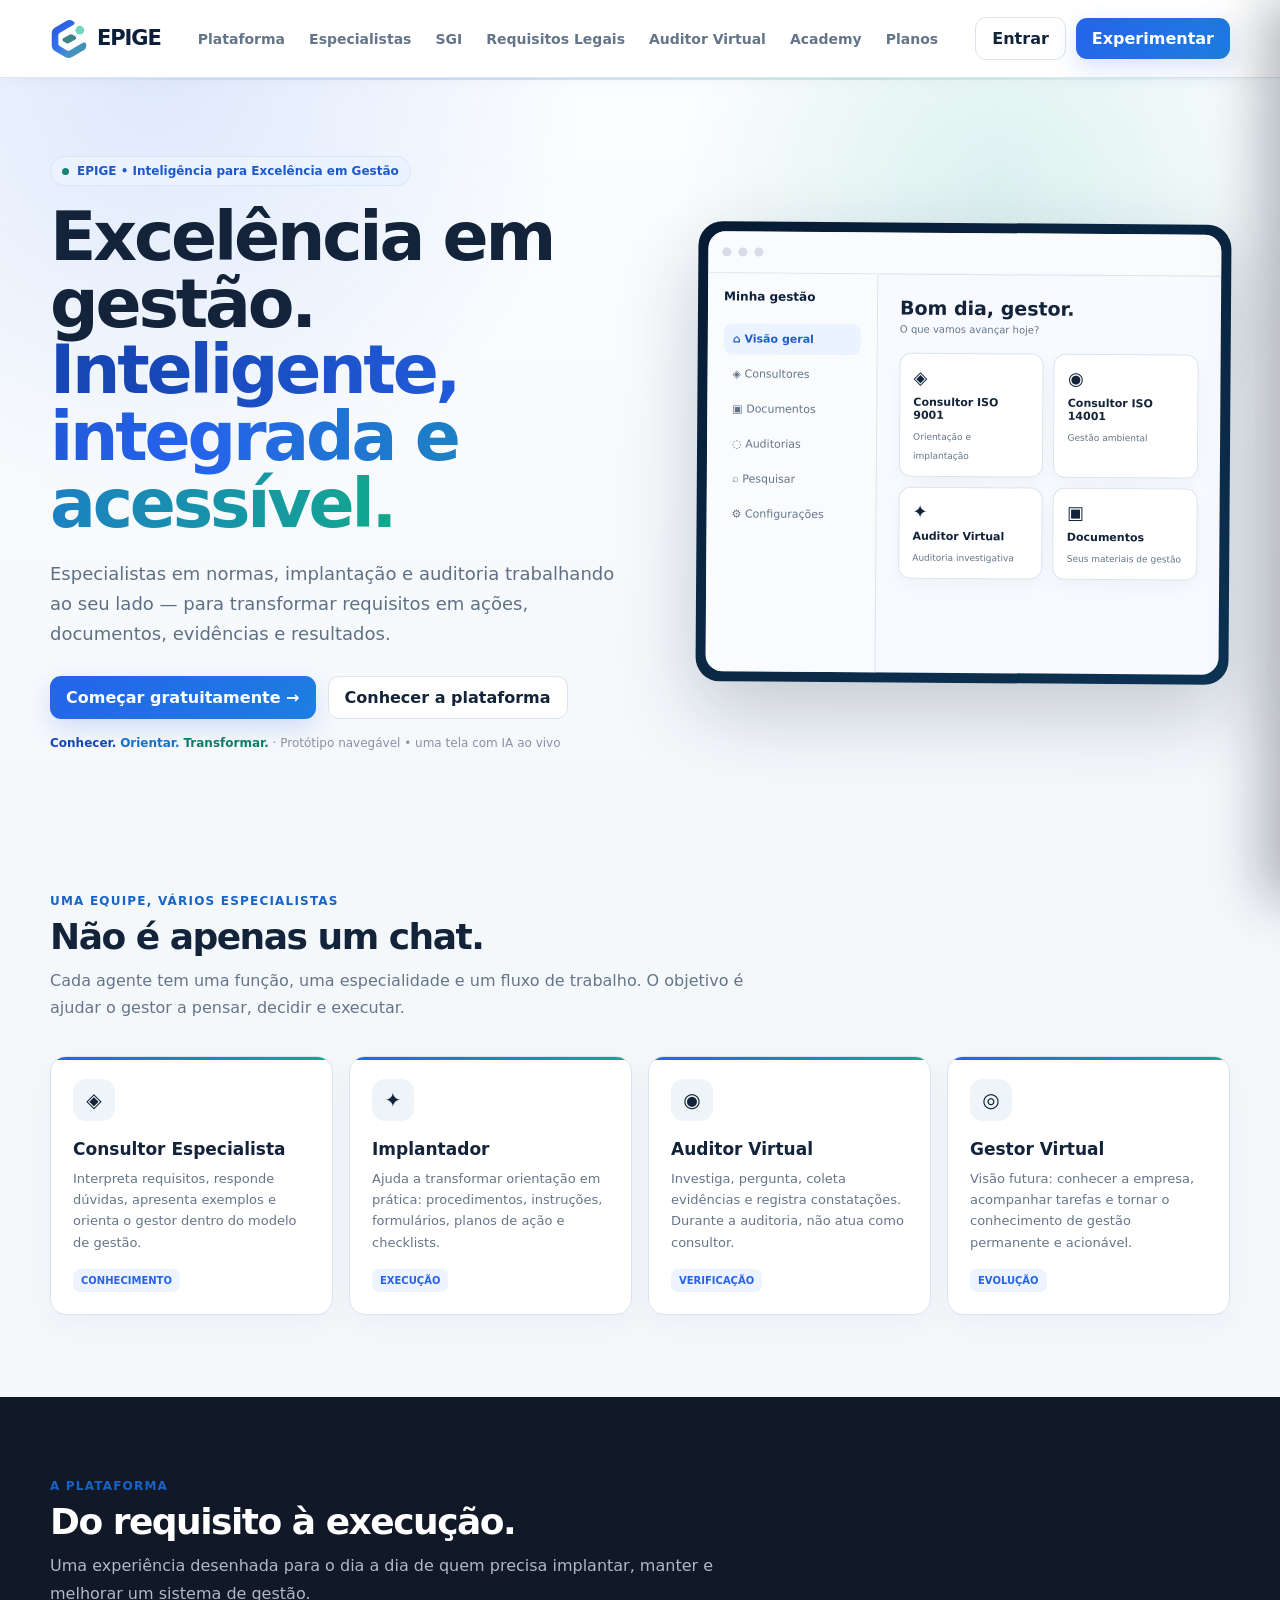
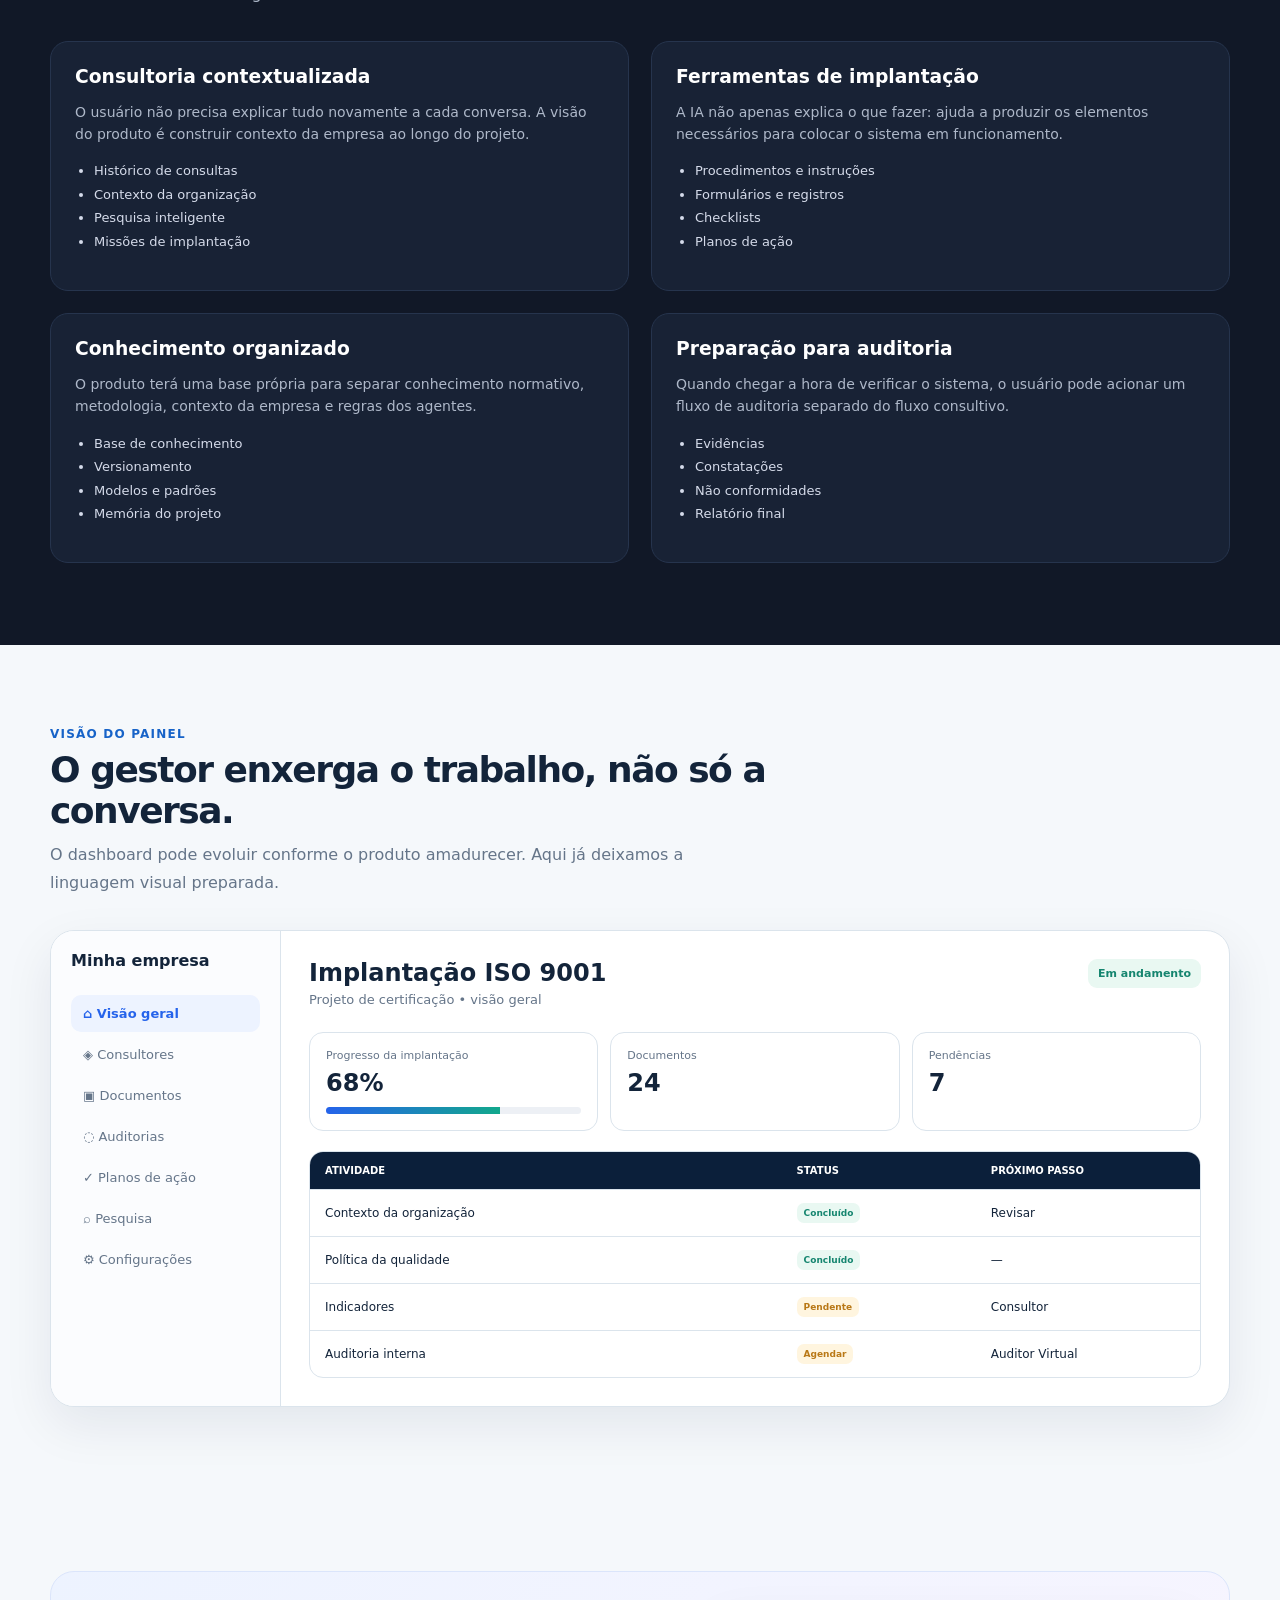
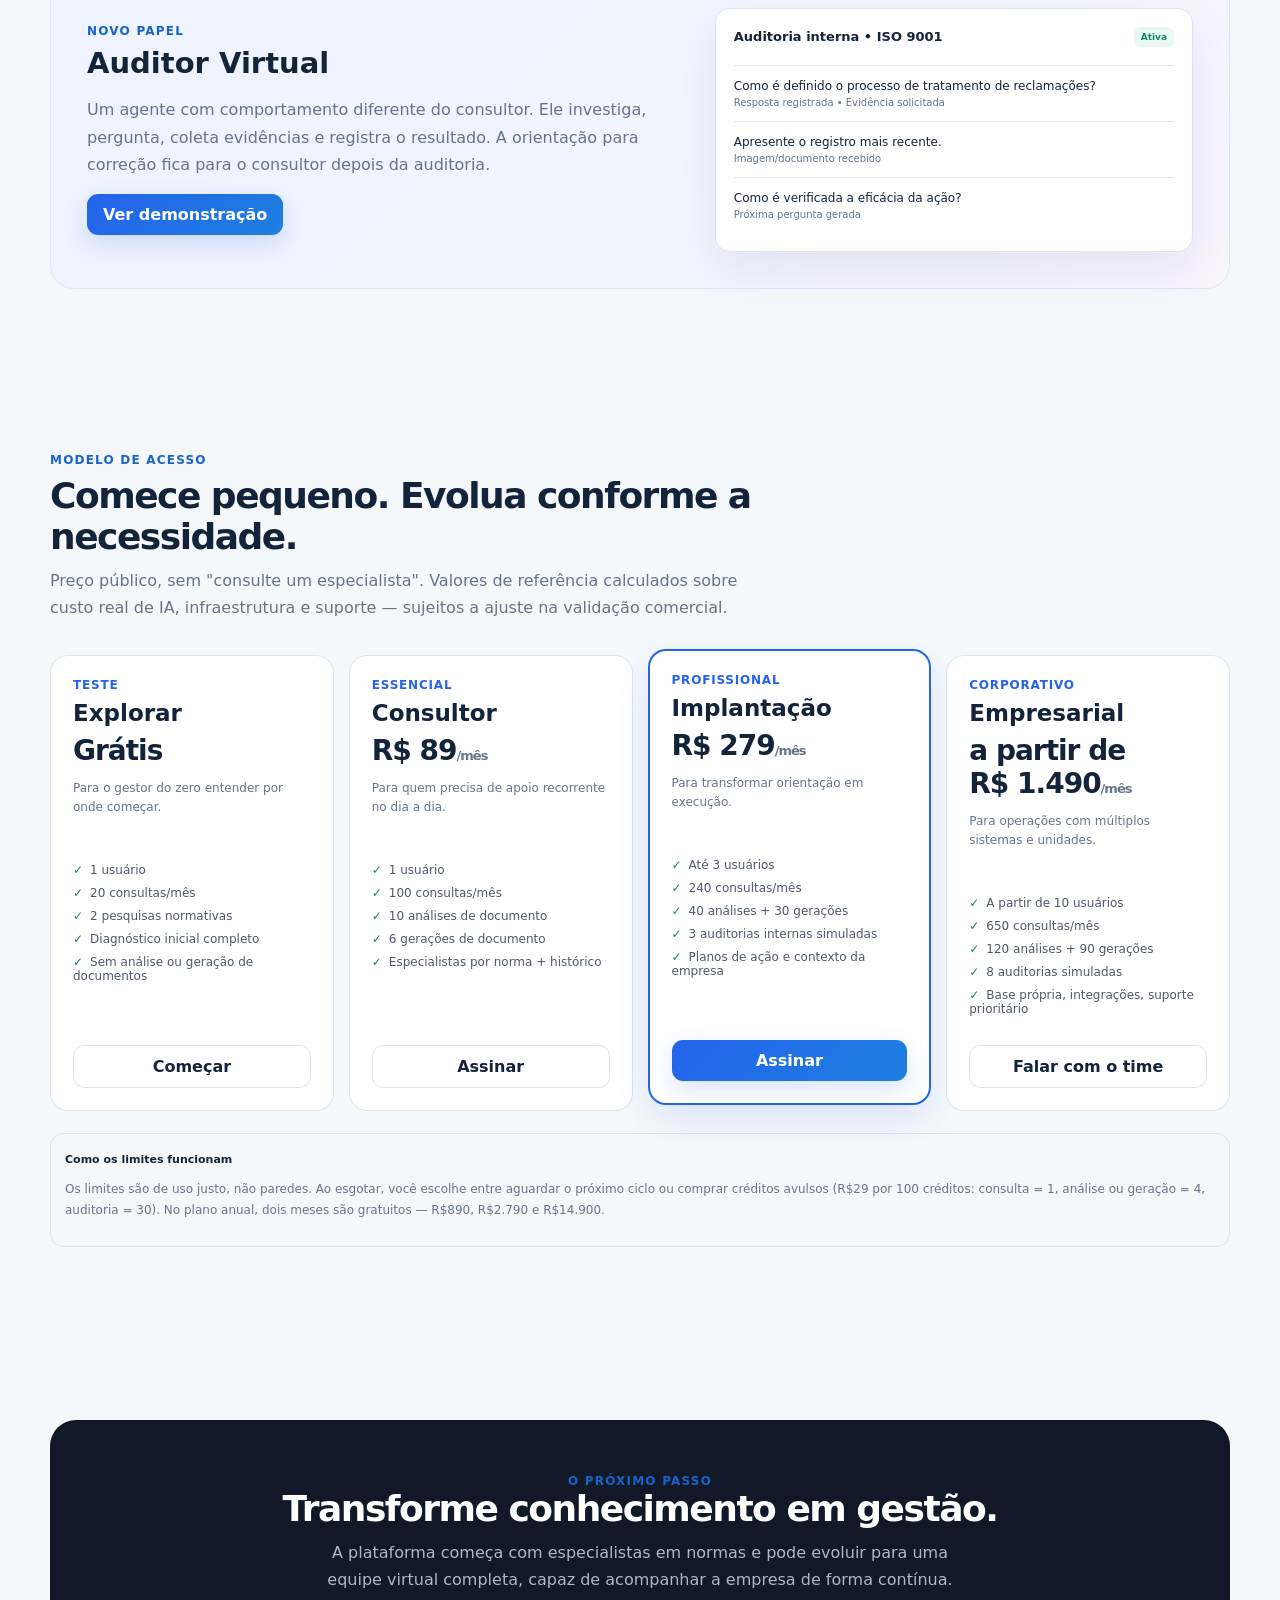
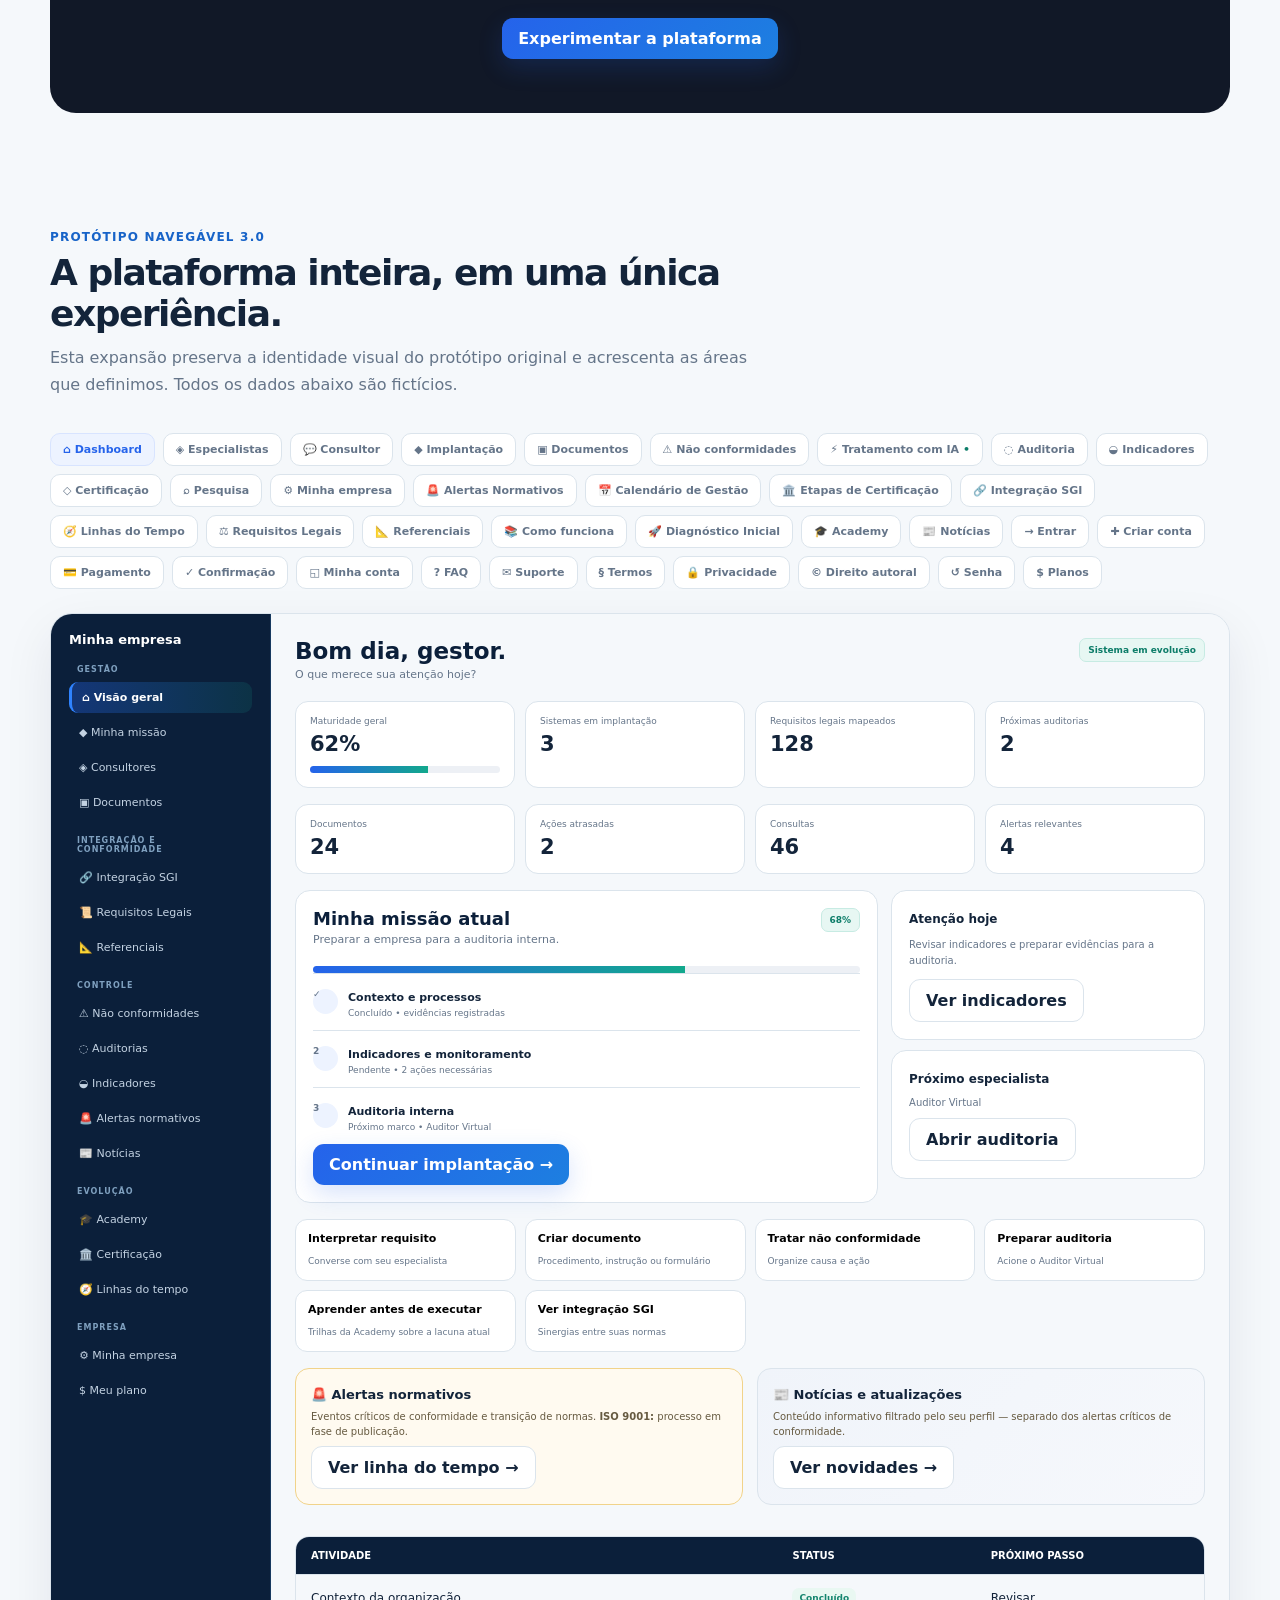
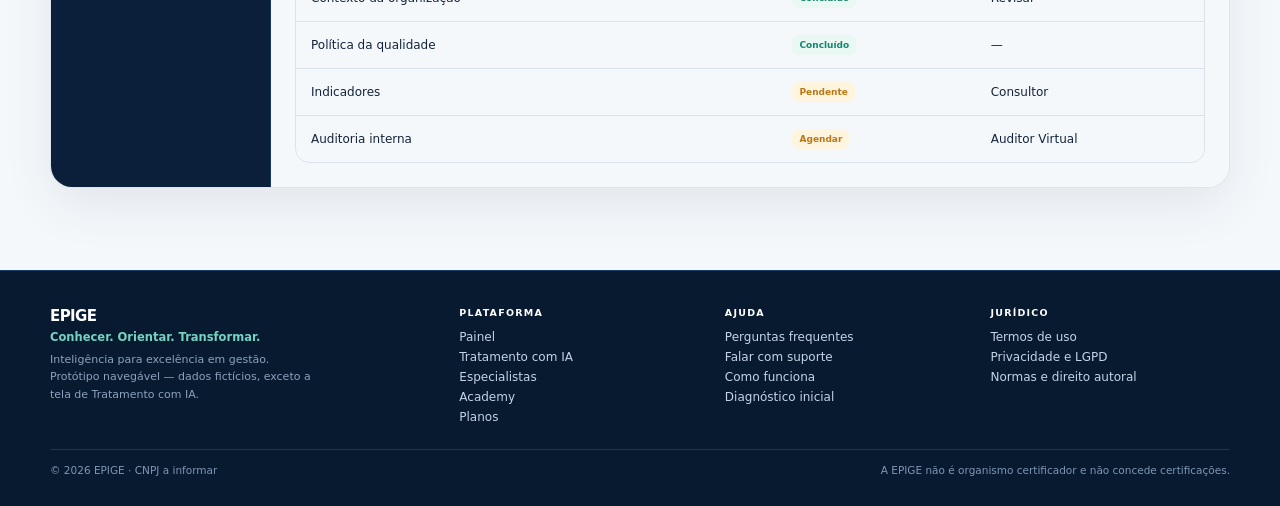
<file: prototipos/_historico/6.0.html>
<!DOCTYPE html>
<html lang="pt-BR">
<head>
<meta charset="UTF-8">
<meta name="viewport" content="width=device-width, initial-scale=1.0">
<title>EPIGE — Inteligência para Excelência em Gestão</title>
<meta name="theme-color" content="#0b1f3a">
<meta name="author" content="EPIGE">
<meta property="og:type" content="website">
<meta property="og:site_name" content="EPIGE">
<meta property="og:title" content="EPIGE — Inteligência para Excelência em Gestão">
<meta property="og:description" content="Especialistas em normas, implantação e auditoria trabalhando ao seu lado — para transformar requisitos em ações, documentos, evidências e resultados.">
<meta name="twitter:card" content="summary_large_image">
<link rel="icon" href="data:image/svg+xml,%3Csvg xmlns='http://www.w3.org/2000/svg' viewBox='0 0 200 200'%3E%3Ccircle cx='100' cy='100' r='95' fill='%232B52DC'/%3E%3Ccircle cx='157' cy='54' r='23' fill='%2374D4C1'/%3E%3C/svg%3E">
<meta name="description" content="EPIGE — Inteligência para Excelência em Gestão. Protótipo navegável de consultoria, implantação, integração, requisitos legais e auditoria inteligente.">
<style>
:root{
  --bg:#f6f8fc;
  --surface:#ffffff;
  --surface2:#f0f4fa;
  --text:#172033;
  --muted:#667085;
  --line:#e4e9f1;
  --primary:#356ae6;
  --primary-dark:#244fae;
  --accent:#7c5cff;
  --success:#159570;
  --warning:#c77a12;
  --shadow:0 18px 50px rgba(25,38,67,.08);
  --radius:18px;
}
*{box-sizing:border-box}
html,body{margin:0;padding:0;font-family:Inter,ui-sans-serif,system-ui,-apple-system,BlinkMacSystemFont,"Segoe UI",sans-serif;color:var(--text);background:var(--bg)}
button,input{font:inherit}
button{cursor:pointer}
a{text-decoration:none;color:inherit}
.container{width:min(1180px,calc(100% - 40px));margin:auto}
.navbar{height:74px;background:rgba(255,255,255,.9);backdrop-filter:blur(16px);border-bottom:1px solid var(--line);display:flex;align-items:center;position:sticky;top:0;z-index:20}
.nav-inner{display:flex;align-items:center;justify-content:space-between;gap:20px}
.brand{display:flex;align-items:center;gap:11px;font-weight:800;letter-spacing:-.5px}
.logo{width:38px;height:38px;border-radius:12px;background:linear-gradient(135deg,var(--primary),var(--accent));display:grid;place-items:center;color:white;font-weight:900;box-shadow:0 8px 22px rgba(53,106,230,.25)}
.nav-links{display:flex;gap:24px;color:var(--muted);font-size:14px}
.nav-links a:hover{color:var(--text)}
.nav-actions{display:flex;align-items:center;gap:10px}
.btn{border:0;border-radius:11px;padding:11px 16px;font-weight:700;transition:.2s}
.btn-primary{background:var(--primary);color:white;box-shadow:0 8px 20px rgba(53,106,230,.2)}
.btn-primary:hover{background:var(--primary-dark);transform:translateY(-1px)}
.btn-secondary{background:white;color:var(--text);border:1px solid var(--line)}
.btn-secondary:hover{background:var(--surface2)}
.hero{padding:76px 0 54px;background:radial-gradient(circle at 75% 20%,rgba(124,92,255,.12),transparent 30%),radial-gradient(circle at 15% 0%,rgba(53,106,230,.1),transparent 35%)}
.hero-grid{display:grid;grid-template-columns:1.05fr .95fr;gap:58px;align-items:center}
.eyebrow{display:inline-flex;align-items:center;gap:8px;background:#edf3ff;color:var(--primary);padding:7px 11px;border-radius:999px;font-size:12px;font-weight:800;margin-bottom:18px}
.dot{width:7px;height:7px;background:var(--success);border-radius:50%}
h1{font-size:clamp(42px,6vw,68px);line-height:.98;letter-spacing:-3px;margin:0 0 22px}
.gradient{color:var(--primary);display:inline}@supports ((-webkit-background-clip:text) or (background-clip:text)){.gradient{background-image:linear-gradient(100deg,var(--primary),var(--accent));-webkit-background-clip:text;background-clip:text;color:transparent;-webkit-text-fill-color:transparent}}
.hero p{font-size:18px;line-height:1.65;color:var(--muted);max-width:650px;margin:0 0 28px}
.hero-actions{display:flex;gap:12px;flex-wrap:wrap}
.hero-note{margin-top:17px;color:#8992a3;font-size:12px}
.mockup{background:#111827;border-radius:24px;padding:10px;box-shadow:0 30px 80px rgba(19,29,51,.2);transform:rotate(1deg)}
.mock-window{background:#f8faff;border-radius:17px;overflow:hidden;min-height:440px}
.mock-top{height:42px;background:white;border-bottom:1px solid var(--line);display:flex;align-items:center;padding:0 14px;gap:7px}
.circle{width:9px;height:9px;border-radius:50%;background:#d7dce6}
.mock-body{display:grid;grid-template-columns:170px 1fr;height:398px}
.mock-side{background:#fff;border-right:1px solid var(--line);padding:16px}
.mock-side-title{font-weight:800;font-size:12px;margin-bottom:20px}
.side-item{font-size:11px;color:var(--muted);padding:9px;border-radius:9px;margin-bottom:4px}
.side-item.active{background:#edf3ff;color:var(--primary);font-weight:800}
.mock-main{padding:22px}
.mock-title{font-size:19px;font-weight:800;margin-bottom:5px}
.mock-sub{font-size:10px;color:var(--muted);margin-bottom:18px}
.mock-cards{display:grid;grid-template-columns:repeat(2,1fr);gap:10px}
.mcard{background:white;border:1px solid var(--line);border-radius:12px;padding:13px}
.mcard-icon{font-size:18px}
.mcard b{display:block;font-size:11px;margin:8px 0 3px}
.mcard span{font-size:9px;color:var(--muted)}
section{padding:78px 0}
.section-head{max-width:720px;margin-bottom:34px}
.kicker{font-size:12px;font-weight:800;color:var(--primary);text-transform:uppercase;letter-spacing:1.2px}
h2{font-size:36px;letter-spacing:-1.5px;margin:8px 0 10px}
.section-head p{color:var(--muted);line-height:1.7;margin:0}
.roles{display:grid;grid-template-columns:repeat(4,1fr);gap:16px}
.role{background:var(--surface);border:1px solid var(--line);border-radius:var(--radius);padding:22px;box-shadow:0 8px 25px rgba(25,38,67,.035);position:relative;overflow:hidden}
.role:before{content:"";position:absolute;left:0;top:0;width:100%;height:3px;background:linear-gradient(90deg,var(--primary),var(--accent))}
.icon{width:42px;height:42px;border-radius:13px;background:var(--surface2);display:grid;place-items:center;font-size:20px;margin-bottom:18px}
.role h3{margin:0 0 9px;font-size:17px}
.role p{color:var(--muted);font-size:13px;line-height:1.65;margin:0}
.role-tag{display:inline-block;margin-top:16px;font-size:10px;font-weight:800;color:var(--primary);background:#edf3ff;padding:6px 8px;border-radius:7px}
.product{background:#111827;color:white}
.product .section-head p{color:#aeb8c9}
.product-grid{display:grid;grid-template-columns:1fr 1fr;gap:22px}
.feature{background:#182235;border:1px solid #26344d;border-radius:18px;padding:24px}
.feature h3{margin:0 0 9px}
.feature p{color:#aeb8c9;line-height:1.6;font-size:14px}
.feature ul{padding-left:19px;color:#d5dbea;line-height:1.8;font-size:13px}
.dashboard{display:grid;grid-template-columns:230px 1fr;background:white;border:1px solid var(--line);border-radius:24px;overflow:hidden;box-shadow:var(--shadow)}
.dash-side{background:#fbfcfe;border-right:1px solid var(--line);padding:20px}
.dash-brand{font-weight:800;margin-bottom:25px}
.dash-nav div{padding:11px 12px;color:var(--muted);font-size:13px;border-radius:10px;margin-bottom:4px}
.dash-nav div.active{background:#edf3ff;color:var(--primary);font-weight:800}
.dash-main{padding:28px}
.dash-top{display:flex;justify-content:space-between;align-items:flex-start;gap:20px;margin-bottom:25px}
.dash-title h3{font-size:24px;margin:0 0 5px}
.dash-title p{margin:0;color:var(--muted);font-size:13px}
.status{background:#e9f8f2;color:var(--success);padding:8px 10px;border-radius:9px;font-size:11px;font-weight:800}
.stat-grid{display:grid;grid-template-columns:repeat(3,1fr);gap:12px;margin-bottom:20px}
.stat{border:1px solid var(--line);border-radius:14px;padding:16px}
.stat span{display:block;color:var(--muted);font-size:11px;margin-bottom:7px}
.stat strong{font-size:24px}
.progress{height:7px;background:#edf0f5;border-radius:20px;overflow:hidden;margin-top:10px}
.progress i{display:block;width:68%;height:100%;background:linear-gradient(90deg,var(--primary),var(--accent))}
.table{border:1px solid var(--line);border-radius:14px;overflow:hidden}
.row{display:grid;grid-template-columns:1.7fr .7fr .7fr;padding:13px 15px;border-bottom:1px solid var(--line);font-size:12px;align-items:center}
.row:last-child{border:0}
.row.header{background:#fbfcfe;color:var(--muted);font-size:10px;font-weight:800;text-transform:uppercase}
.pill{display:inline-block;padding:5px 7px;border-radius:7px;font-size:9px;font-weight:800}
.pill.green{background:#e9f8f2;color:var(--success)}
.pill.yellow{background:#fff5df;color:var(--warning)}
.plans{display:grid;grid-template-columns:repeat(4,1fr);gap:15px}
.plan{background:white;border:1px solid var(--line);border-radius:18px;padding:22px;display:flex;flex-direction:column}
.plan.featured{border:2px solid var(--primary);box-shadow:0 15px 35px rgba(53,106,230,.12);transform:translateY(-6px)}
.plan-name{font-size:12px;font-weight:800;color:var(--primary);text-transform:uppercase;letter-spacing:.8px}
.plan h3{margin:8px 0;font-size:23px}
.price{font-size:28px;font-weight:900;letter-spacing:-1px}
.price small{font-size:11px;color:var(--muted);font-weight:500}
.plan p{font-size:12px;color:var(--muted);line-height:1.6;min-height:55px}
.plan ul{list-style:none;padding:0;margin:8px 0 20px;flex:1}
.plan li{font-size:12px;margin:9px 0;color:#4f596a}
.plan li:before{content:"✓";color:var(--success);font-weight:900;margin-right:7px}
.audit{background:linear-gradient(135deg,#edf3ff,#f8f5ff);border:1px solid #dbe5fb;border-radius:24px;padding:36px;display:grid;grid-template-columns:1fr .8fr;gap:30px;align-items:center}
.audit h3{font-size:29px;margin:8px 0 12px}
.audit p{color:var(--muted);line-height:1.7}
.audit-card{background:white;border:1px solid var(--line);border-radius:18px;padding:20px;box-shadow:var(--shadow)}
.audit-header{display:flex;justify-content:space-between;align-items:center;margin-bottom:18px}
.audit-header b{font-size:13px}
.question{padding:13px 0;border-top:1px solid var(--line);font-size:12px}
.question span{display:block;color:var(--muted);font-size:10px;margin-top:4px}
.cta{background:#111827;color:white;border-radius:26px;padding:54px;text-align:center}
.cta h2{margin-top:0}
.cta p{color:#aeb8c9;max-width:650px;margin:0 auto 25px;line-height:1.7}
footer{padding:30px 0;border-top:1px solid var(--line);color:var(--muted);font-size:12px}
.footer-inner{display:flex;justify-content:space-between;gap:20px}
.mobile-menu{display:none}
@media(max-width:950px){
  .hero-grid,.product-grid,.audit{grid-template-columns:1fr}
  .roles{grid-template-columns:repeat(2,1fr)}
  .plans{grid-template-columns:repeat(2,1fr)}
  .dashboard{grid-template-columns:1fr}
  .dash-side{display:none}
  .nav-links{display:none}
  .mobile-menu{display:block}
}
@media(max-width:620px){
  .container{width:min(100% - 28px,1180px)}
  .hero{padding-top:45px}
  h1{font-size:45px}
  h2{font-size:30px}
  .roles,.plans,.stat-grid{grid-template-columns:1fr}
  .plan.featured{transform:none}
  .hero-actions .btn{width:100%}
  .mock-body{grid-template-columns:125px 1fr}
  .mock-cards{grid-template-columns:1fr}
  .mock-side{padding:10px}
  .mock-main{padding:14px}
  .cta{padding:34px 20px}
  .footer-inner{flex-direction:column}
}

.demo-nav{display:flex;gap:8px;flex-wrap:wrap;margin:0 0 24px}.demo-nav button{border:1px solid var(--line);background:#fff;border-radius:10px;padding:9px 12px;font-size:11px;font-weight:750;color:var(--muted)}.demo-nav button:hover,.demo-nav button.active{background:#edf3ff;color:var(--primary);border-color:#d8e4ff}
.screen{display:none}.screen.active{display:block}.screen-shell{display:grid;grid-template-columns:220px 1fr;background:#fff;border:1px solid var(--line);border-radius:22px;overflow:hidden;box-shadow:var(--shadow);min-height:620px}.screen-side{background:#fbfcfe;border-right:1px solid var(--line);padding:18px}.screen-side h4{margin:0 0 18px;font-size:13px}.screen-side small{display:block;color:#98a1b2;text-transform:uppercase;letter-spacing:1px;font-size:8px;font-weight:850;margin:16px 8px 6px}.screen-side button{width:100%;border:0;background:none;text-align:left;padding:9px 10px;border-radius:9px;color:var(--muted);font-size:11px;margin:2px 0}.screen-side button.active,.screen-side button:hover{background:#edf3ff;color:var(--primary);font-weight:800}.screen-main{padding:24px}.screen-title{display:flex;justify-content:space-between;gap:15px;align-items:flex-start;margin-bottom:20px}.screen-title h3{margin:0 0 4px;font-size:23px}.screen-title p{margin:0;color:var(--muted);font-size:11px}.badge{display:inline-block;padding:6px 8px;border-radius:7px;font-size:9px;font-weight:850;background:#e9f8f2;color:var(--success)}
.kpis{display:grid;grid-template-columns:repeat(4,1fr);gap:10px;margin-bottom:16px}.kpi{border:1px solid var(--line);border-radius:13px;padding:14px;background:#fff}.kpi span{display:block;font-size:9px;color:var(--muted);margin-bottom:6px}.kpi b{font-size:21px}.action-grid{display:grid;grid-template-columns:repeat(4,1fr);gap:9px;margin:16px 0}.action-card{border:1px solid var(--line);background:#fff;border-radius:12px;text-align:left;padding:12px;cursor:pointer}.action-card:hover{border-color:#b9cbf9;background:#f8faff}.action-card b{display:block;font-size:11px;margin-bottom:4px}.action-card span{font-size:9px;color:var(--muted)}
.mission-box{display:grid;grid-template-columns:1.3fr .7fr;gap:13px}.mission-card,.side-card{border:1px solid var(--line);border-radius:15px;padding:17px;background:#fff}.mission-step{display:flex;gap:10px;padding:12px 0;border-top:1px solid var(--line)}.mission-step:first-child{border-top:0}.step-dot{width:25px;height:25px;border-radius:50%;display:grid;place-items:center;background:#edf3ff;color:var(--primary);font-size:9px;font-weight:850;flex:none}.mission-step b{font-size:11px}.mission-step span{display:block;color:var(--muted);font-size:9px;margin-top:3px}
.chat-layout{display:grid;grid-template-columns:235px 1fr;min-height:535px;border:1px solid var(--line);border-radius:18px;overflow:hidden;background:#fff}.chat-list{background:#fbfcfe;border-right:1px solid var(--line);padding:14px}.chat-person{padding:11px;border:1px solid var(--line);background:#fff;border-radius:11px;margin-bottom:7px}.chat-person.active{border-color:#b9cbf9;background:#f5f8ff}.chat-person b{font-size:11px}.chat-person small{display:block;color:var(--muted);font-size:8px;margin-top:3px}.chat-window{display:flex;flex-direction:column}.chat-head{padding:14px 16px;border-bottom:1px solid var(--line);display:flex;justify-content:space-between}.chat-messages{padding:18px;flex:1;background:#fcfdff;overflow:auto}.bubble{max-width:74%;padding:11px 13px;border-radius:13px;font-size:11px;line-height:1.55;margin:7px 0}.bubble.ai{background:#f0f4fa}.bubble.user{margin-left:auto;background:#edf3ff;color:#234079}.chat-input{display:flex;gap:7px;border-top:1px solid var(--line);padding:11px}.chat-input input{flex:1;border:1px solid var(--line);border-radius:9px;padding:10px;outline:0}
.doc-grid,.consultor-grid,.nc-grid,.cert-grid{display:grid;grid-template-columns:repeat(3,1fr);gap:12px}.mini-card{border:1px solid var(--line);border-radius:14px;background:#fff;padding:16px}.mini-card h4{margin:8px 0 5px;font-size:13px}.mini-card p{margin:0 0 8px;color:var(--muted);font-size:10px;line-height:1.6}.mini-card .big-icon{font-size:22px}.audit-layout{display:grid;grid-template-columns:1fr 285px;gap:13px}.audit-card{border:1px solid var(--line);border-radius:15px;background:#fff;padding:18px}.audit-q{border-top:1px solid var(--line);padding:14px 0}.audit-q b{font-size:11px}.audit-q small{display:block;color:var(--muted);font-size:9px;margin-top:4px}.evidence{margin-top:8px;padding:9px;background:#f8fafc;border:1px dashed #cbd4e2;border-radius:9px;font-size:9px}
.price-grid{display:grid;grid-template-columns:repeat(4,1fr);gap:12px}.price-card{border:1px solid var(--line);border-radius:16px;background:#fff;padding:18px;display:flex;flex-direction:column}.price-card.featured{border:2px solid var(--primary);box-shadow:0 12px 30px #356ae61a}.price-card .name{font-size:9px;color:var(--primary);font-weight:850;text-transform:uppercase;letter-spacing:1px}.price-card h4{font-size:20px;margin:6px 0}.price-card .price{font-size:24px;font-weight:900}.price-card p{color:var(--muted);font-size:10px;line-height:1.6;min-height:45px}.price-card ul{padding:0;list-style:none;flex:1}.price-card li{font-size:10px;margin:8px 0;color:#505b6d}.price-card li:before{content:"✓";color:var(--success);font-weight:900;margin-right:6px}.form-grid{display:grid;grid-template-columns:1fr 1fr;gap:12px}.field label{display:block;font-size:9px;font-weight:850;margin-bottom:5px}.field input,.field textarea,.field select{width:100%;padding:10px;border:1px solid var(--line);border-radius:9px;background:#fff;outline:0}.field textarea{min-height:100px}.toast3{position:fixed;right:18px;bottom:18px;background:#172033;color:#fff;padding:11px 14px;border-radius:10px;font-size:11px;display:none;z-index:100}.toast3.show{display:block}
@media(max-width:900px){.screen-shell,.chat-layout,.audit-layout,.mission-box{grid-template-columns:1fr}.screen-side,.chat-list{display:none}.kpis,.action-grid,.price-grid{grid-template-columns:repeat(2,1fr)}.doc-grid,.consultor-grid,.nc-grid,.cert-grid{grid-template-columns:repeat(2,1fr)}}@media(max-width:620px){.kpis,.action-grid,.price-grid,.doc-grid,.consultor-grid,.nc-grid,.cert-grid,.form-grid{grid-template-columns:1fr}.screen-main{padding:16px}}


.norm-grid{display:grid;grid-template-columns:1.55fr .75fr;gap:14px}.norm-card{border:1px solid var(--line);border-radius:16px;background:#fff;padding:18px}.norm-alert{border:1px solid #f1d38a;background:#fffaf0;border-radius:14px;padding:15px;margin-bottom:15px}.norm-alert b{font-size:13px}.norm-alert p{font-size:10px;color:#665a40;line-height:1.55;margin:6px 0}.norm-status{display:inline-block;padding:6px 8px;border-radius:7px;font-size:9px;font-weight:850;background:#edf3ff;color:var(--primary);margin-top:5px}.timeline{position:relative;margin:12px 0 0 6px}.timeline:before{content:"";position:absolute;left:12px;top:8px;bottom:8px;width:2px;background:#dce4ef}.tl{position:relative;display:grid;grid-template-columns:25px 1fr auto;gap:10px;padding:10px 0;align-items:start}.tl-dot{width:25px;height:25px;border-radius:50%;display:grid;place-items:center;background:#fff;border:2px solid #cfd8e6;color:#7b8799;font-size:8px;font-weight:900;z-index:1}.tl.done .tl-dot{background:#e9f8f2;border-color:#a9dfc9;color:#13805a}.tl.current .tl-dot{background:#edf3ff;border-color:#aac1f7;color:var(--primary)}.tl b{font-size:10px}.tl small{display:block;color:var(--muted);font-size:8px;line-height:1.45;margin-top:3px}.tl .date{font-size:8px;color:var(--muted);white-space:nowrap}.norm-info{margin-top:12px;padding:12px;border-radius:10px;background:#f7f9fc;border:1px solid var(--line);font-size:9px;line-height:1.55}.source-box{display:flex;justify-content:space-between;gap:10px;align-items:center;border-top:1px solid var(--line);padding-top:12px;margin-top:14px}.source-box a{color:var(--primary);font-size:9px;font-weight:800;text-decoration:none}.watch-card{border:1px solid var(--line);border-radius:13px;padding:14px;margin-bottom:9px}.watch-card b{font-size:11px}.watch-card p{font-size:9px;color:var(--muted);line-height:1.5}.review-note{font-size:9px;color:#7c6a42;background:#fff8e8;border:1px solid #f0dfb1;border-radius:9px;padding:10px;line-height:1.5;margin-top:10px}@media(max-width:900px){.norm-grid{grid-template-columns:1fr}}


/* Calendário de Gestão */
.calendar-layout{display:grid;grid-template-columns:1.25fr .75fr;gap:14px}.calendar-card{border:1px solid var(--line);border-radius:16px;background:#fff;padding:18px}.cal-head{display:flex;justify-content:space-between;align-items:center;margin-bottom:15px}.cal-head h4{margin:0;font-size:14px}.cal-grid{display:grid;grid-template-columns:repeat(7,1fr);gap:5px}.cal-dayname{text-align:center;color:var(--muted);font-size:8px;font-weight:850;padding:5px}.cal-day{min-height:54px;border:1px solid var(--line);border-radius:8px;padding:6px;background:#fff;position:relative}.cal-day.muted{opacity:.42}.cal-day.today{border-color:#9eb7f4;background:#f4f7ff}.cal-day .num{font-size:9px;font-weight:850}.cal-dot{width:6px;height:6px;border-radius:50%;display:inline-block;margin:3px 2px 0 0}.cal-dot.audit{background:#d97706}.cal-dot.action{background:#356ae6}.cal-dot.doc{background:#13805a}.cal-event{font-size:7px;color:var(--muted);margin-top:2px;white-space:nowrap;overflow:hidden;text-overflow:ellipsis}.prep-alert{border:1px solid #f0d18b;background:#fffaf0;border-radius:13px;padding:14px;margin-bottom:10px}.prep-alert b{font-size:12px}.prep-alert p{font-size:9px;color:#665a40;line-height:1.55;margin:5px 0}.prep-progress{height:7px;border-radius:10px;background:#edf0f5;overflow:hidden;margin:8px 0}.prep-progress i{display:block;height:100%;background:#d97706;border-radius:10px}.agenda-item{display:grid;grid-template-columns:62px 1fr auto;gap:9px;padding:11px 0;border-top:1px solid var(--line);align-items:center}.agenda-item:first-child{border-top:0}.agenda-date{font-size:9px;font-weight:850;color:var(--primary)}.agenda-item b{font-size:10px}.agenda-item small{display:block;color:var(--muted);font-size:8px;margin-top:3px}.agenda-status{font-size:8px;padding:5px 7px;border-radius:6px;background:#edf3ff;color:var(--primary);font-weight:800}.cal-timeline{margin-top:14px}.cal-phase{display:flex;gap:10px;padding:9px 0;border-top:1px solid var(--line)}.cal-phase:first-child{border-top:0}.cal-phase-dot{width:22px;height:22px;border-radius:50%;display:grid;place-items:center;background:#edf3ff;color:var(--primary);font-size:8px;font-weight:900;flex:none}.cal-phase b{font-size:9px}.cal-phase span{display:block;font-size:8px;color:var(--muted);line-height:1.4;margin-top:2px}@media(max-width:900px){.calendar-layout{grid-template-columns:1fr}}


.certflow-grid{display:grid;grid-template-columns:1.35fr .65fr;gap:14px}.certflow-card,.kb-card{border:1px solid var(--line);border-radius:16px;background:#fff;padding:18px}.cert-summary{display:grid;grid-template-columns:repeat(4,1fr);gap:9px;margin-bottom:13px}.cert-stat{border:1px solid var(--line);border-radius:11px;padding:12px}.cert-stat span{display:block;color:var(--muted);font-size:8px}.cert-stat b{font-size:18px}.certline{position:relative;margin:14px 0}.certline:before{content:"";position:absolute;left:13px;top:8px;bottom:8px;width:2px;background:#dce4ef}.certstage{position:relative;display:grid;grid-template-columns:27px 1fr auto;gap:10px;padding:11px 0;align-items:start}.certdot{width:27px;height:27px;border-radius:50%;display:grid;place-items:center;background:#fff;border:2px solid #ccd6e4;color:#7b8799;font-size:8px;font-weight:900;z-index:1}.certstage.done .certdot{background:#e9f8f2;border-color:#a9dfc9;color:#13805a}.certstage.current .certdot{background:#edf3ff;border-color:#aac1f7;color:var(--primary)}.certstage b{font-size:10px}.certstage small{display:block;color:var(--muted);font-size:8px;line-height:1.45;margin-top:3px}.certstage .date{font-size:8px;color:var(--muted);white-space:nowrap}.kb-map,.third-party{display:grid;grid-template-columns:repeat(4,1fr);gap:8px;margin:12px 0}.kb-node,.third-card{padding:12px;border:1px solid var(--line);border-radius:11px;background:#fbfcfe}.kb-node{text-align:center}.kb-node b,.third-card b{font-size:10px;display:block}.kb-node span,.third-card p{font-size:8px;color:var(--muted);display:block;margin-top:3px;line-height:1.45}.notice-toggle{display:flex;justify-content:space-between;align-items:center;border-top:1px solid var(--line);padding:10px 0}.switch{width:34px;height:19px;border-radius:20px;background:#cbd5e1;position:relative;cursor:pointer}.switch.on{background:#356ae6}.switch:after{content:"";width:15px;height:15px;background:#fff;border-radius:50%;position:absolute;top:2px;left:2px}.switch.on:after{left:17px}.source-list{display:grid;gap:8px;margin-top:10px}.source-item{border:1px solid var(--line);border-radius:10px;padding:10px}.source-item b{font-size:9px}.source-item p{font-size:8px;color:var(--muted);margin:3px 0;line-height:1.45}.source-item a{font-size:8px;color:var(--primary);font-weight:800;text-decoration:none}.warning-box{padding:11px;border:1px solid #f0dcae;background:#fffaf0;border-radius:10px;font-size:9px;line-height:1.55;color:#6d5c38;margin-top:12px}.next-action{border:1px solid #bfd0f7;background:#f5f8ff;border-radius:12px;padding:12px;margin-top:12px;font-size:9px;line-height:1.5}.next-action b{font-size:10px;color:#244f9c}@media(max-width:900px){.certflow-grid{grid-template-columns:1fr}.cert-summary{grid-template-columns:repeat(2,1fr)}.kb-map,.third-party{grid-template-columns:repeat(2,1fr)}}@media(max-width:620px){.cert-summary,.kb-map,.third-party{grid-template-columns:1fr}}


/* v3.4 — SGI Integration + full timelines */
.sgi-grid{display:grid;grid-template-columns:1.2fr .8fr;gap:14px}.sgi-card,.full-timeline-card{border:1px solid var(--line);border-radius:16px;background:#fff;padding:18px}.norm-demo{border:1px solid #d9e1ee;border-radius:12px;padding:13px;margin-top:12px;background:#fbfcfe}.norm-row{display:grid;grid-template-columns:18px 1fr 95px 90px;gap:8px;align-items:center;padding:9px 0;border-top:1px solid var(--line)}.norm-row:first-child{border-top:0}.norm-row b{font-size:9px}.norm-row span{font-size:8px;color:var(--muted)}.prepare-now{padding:9px 10px;border-radius:8px;background:#fff4d6;color:#735718;font-size:8px;font-weight:850}.prepare-later{padding:9px 10px;border-radius:8px;background:#edf3ff;color:#31538e;font-size:8px;font-weight:800}.integration-map{display:grid;grid-template-columns:1fr 1fr 1fr;gap:9px;align-items:center;margin:15px 0}.norm-node{border:1px solid #cbd7ea;border-radius:12px;padding:13px;text-align:center;background:#f8faff}.norm-node b{font-size:11px}.norm-node small{display:block;font-size:8px;color:var(--muted);margin-top:3px}.sgi-center{border:2px solid #9eb7ee;border-radius:14px;padding:16px;text-align:center;background:#f2f6ff}.sgi-center b{font-size:13px;color:#244f9c}.sgi-center small{display:block;font-size:8px;color:#5c6f92;margin-top:4px}.integration-table{margin-top:12px}.integration-table .row{grid-template-columns:1.3fr 1fr 1fr}.recommend-box{border:1px solid #b9d7c9;background:#f1faf5;border-radius:12px;padding:13px;font-size:9px;line-height:1.5;margin-top:12px}.recommend-box b{font-size:11px;color:#167050}.alert-rule{border:1px solid #e8d29b;background:#fffaf0;border-radius:12px;padding:13px;font-size:9px;line-height:1.55;margin-top:12px}.timeline-legend{display:flex;gap:8px;flex-wrap:wrap;margin:10px 0}.legend-chip{font-size:8px;padding:5px 7px;border-radius:7px;background:#f2f5fa}.legend-chip.prepare{background:#fff4d6;color:#735718}.legend-chip.watch{background:#edf3ff;color:#31538e}.legend-chip.published{background:#e9f8f2;color:#167050}.small-source{font-size:8px;color:var(--muted);line-height:1.5;margin-top:10px}.small-source a{color:var(--primary);font-weight:800;text-decoration:none}@media(max-width:900px){.sgi-grid{grid-template-columns:1fr}.integration-map{grid-template-columns:1fr}.norm-row{grid-template-columns:18px 1fr}.norm-row>span:nth-child(3),.norm-row>span:nth-child(4){grid-column:2}}

<style>
.legal-grid{display:grid;grid-template-columns:1.25fr .75fr;gap:14px}.legal-card{border:1px solid var(--line);border-radius:16px;background:#fff;padding:18px}.legal-alert{border:1px solid #f0d49a;background:#fffaf0;border-radius:13px;padding:14px;margin-bottom:13px}.legal-alert b{font-size:12px}.legal-alert p{font-size:9px;color:#665a40;line-height:1.5;margin:5px 0}.legal-stat-grid{display:grid;grid-template-columns:repeat(4,1fr);gap:8px;margin-bottom:12px}.legal-stat{border:1px solid var(--line);border-radius:10px;padding:10px}.legal-stat span{display:block;color:var(--muted);font-size:8px}.legal-stat b{font-size:16px}.legal-item{border:1px solid var(--line);border-radius:12px;padding:12px;margin-top:8px}.legal-item-head{display:flex;justify-content:space-between;gap:10px;align-items:start}.legal-item b{font-size:10px}.legal-item p{font-size:8px;color:var(--muted);line-height:1.5;margin:4px 0}.legal-badge{font-size:7px;font-weight:850;padding:5px 7px;border-radius:7px;background:#fff4d6;color:#735718;white-space:nowrap}.legal-badge.green{background:#e9f8f2;color:#167050}.legal-badge.blue{background:#edf3ff;color:#31538e}.legal-steps{display:grid;gap:8px;margin-top:10px}.legal-step{display:grid;grid-template-columns:24px 1fr auto;gap:8px;align-items:start;border-top:1px solid var(--line);padding-top:9px}.legal-step:first-child{border-top:0;padding-top:0}.legal-step-num{width:24px;height:24px;border-radius:50%;display:grid;place-items:center;background:#edf3ff;color:var(--primary);font-size:8px;font-weight:900}.legal-step b{font-size:9px}.legal-step small{display:block;font-size:8px;color:var(--muted);line-height:1.45;margin-top:2px}.legal-link{font-size:8px;color:var(--primary);font-weight:800;text-decoration:none}.legal-map{display:grid;grid-template-columns:repeat(3,1fr);gap:8px;margin-top:10px}.legal-node{border:1px solid var(--line);border-radius:10px;padding:11px;background:#fbfcfe;text-align:center}.legal-node b{font-size:9px}.legal-node span{display:block;font-size:7px;color:var(--muted);margin-top:3px}.legal-compose{border:1px solid #c5d4ef;background:#f5f8ff;border-radius:12px;padding:12px;margin-top:11px}.legal-compose b{font-size:10px;color:#31538e}.legal-compose textarea{width:100%;box-sizing:border-box;margin-top:7px;border:1px solid #d6dfed;border-radius:8px;padding:8px;font:8px Arial;min-height:80px;background:#fff}.legal-disclaimer{font-size:8px;line-height:1.5;color:#6c6046;background:#fffaf0;border:1px solid #ead7aa;border-radius:10px;padding:10px;margin-top:12px}@media(max-width:900px){.legal-grid{grid-template-columns:1fr}.legal-stat-grid{grid-template-columns:repeat(2,1fr)}.legal-map{grid-template-columns:1fr}}

<style>
.ref-grid{display:grid;grid-template-columns:1fr 1fr;gap:14px}.ref-card{border:1px solid var(--line);border-radius:16px;background:#fff;padding:18px}.ref-item{border:1px solid var(--line);border-radius:12px;padding:12px;margin-top:8px}.ref-item b{font-size:10px}.ref-item p{font-size:8px;color:var(--muted);line-height:1.45;margin:4px 0}.ref-tag{font-size:7px;font-weight:850;padding:5px 7px;border-radius:7px;background:#edf3ff;color:#31538e;display:inline-block;margin-top:4px}.ref-tag.green{background:#e9f8f2;color:#167050}.ref-tag.gold{background:#fff4d6;color:#735718}.ref-tag.dark{background:#eef0f4;color:#495366}.ref-map{display:grid;grid-template-columns:repeat(3,1fr);gap:8px;margin-top:12px}.ref-node{border:1px solid var(--line);border-radius:11px;padding:12px;text-align:center;background:#fbfcfe}.ref-node b{font-size:9px}.ref-node span{display:block;font-size:7px;color:var(--muted);margin-top:3px}.ref-note{font-size:8px;line-height:1.5;border-radius:10px;padding:10px;margin-top:10px;background:#f7f9fc;border:1px solid var(--line)}@media(max-width:900px){.ref-grid,.ref-map{grid-template-columns:1fr}}
</style>
</style></style>

<style>
/* EPIGE v3.7 — approved identity system */
:root{
  --bg:#f5f8fb;
  --surface:#ffffff;
  --surface2:#eef4f7;
  --text:#13243a;
  --muted:#657589;
  --line:#dbe4ec;
  --primary:#2563eb;
  --primary-dark:#1747b5;
  --accent:#12a88c;
  --accent-soft:#e7f7f3;
  --navy:#0b1f3a;
  --navy-2:#102d50;
  --success:#15856f;
  --warning:#b97816;
  --shadow:0 18px 50px rgba(11,31,58,.08);
  --radius:16px;
}
html,body{font-family:Inter,ui-sans-serif,system-ui,-apple-system,BlinkMacSystemFont,"Segoe UI",sans-serif}
.navbar{height:78px;background:rgba(255,255,255,.94);border-bottom:1px solid #dce6ee;box-shadow:0 3px 18px rgba(11,31,58,.035)}
.brand{gap:10px}
.epige-mark{width:40px;height:40px;display:grid;place-items:center}
.epige-mark svg{width:40px;height:40px;display:block}
.brand-copy{display:flex;flex-direction:column;line-height:1}
.brand-copy strong{font-size:17px;letter-spacing:-.7px;color:var(--navy)}
.brand-copy small{font-size:7.5px;letter-spacing:.05px;color:#64758a;margin-top:4px;white-space:nowrap}
.nav-links a{font-weight:650}
.btn-primary{background:linear-gradient(135deg,#2563eb,#1d7fe0);box-shadow:0 9px 24px rgba(37,99,235,.18)}
.btn-primary:hover{background:linear-gradient(135deg,#1f55c9,#176fca)}
.hero{padding:86px 0 62px;background:
  radial-gradient(circle at 78% 15%,rgba(18,168,140,.13),transparent 27%),
  radial-gradient(circle at 12% 0%,rgba(37,99,235,.13),transparent 32%),
  linear-gradient(180deg,#fbfdff 0%,#f5f8fb 100%)}
.hero:before{content:"";display:block;position:absolute;inset:78px 0 auto;height:2px;background:linear-gradient(90deg,transparent,rgba(37,99,235,.18),rgba(18,168,140,.18),transparent)}
.eyebrow{background:#eaf3ff;color:#1e58c9;border:1px solid #d7e6fb}
@supports ((-webkit-background-clip:text) or (background-clip:text)){.gradient{background-image:linear-gradient(100deg,#1747b5 8%,#2563eb 48%,#12a88c 100%)}}
h1{font-weight:850;letter-spacing:-3.2px}
.hero p{color:#5f7084}
.mockup{background:linear-gradient(145deg,#071b33,#0e3354);box-shadow:0 30px 80px rgba(11,31,58,.22);transform:rotate(.4deg)}
.mock-top{background:#f9fbfd}
.mock-side{background:#f9fbfd}
.mock-side-title{color:var(--navy)}
.side-item.active{background:#eaf3ff;color:#1f5dca}
.mcard{box-shadow:0 7px 20px rgba(11,31,58,.04)}
section{padding:82px 0}
.kicker{color:#1763c8}
.role:before{background:linear-gradient(90deg,#2563eb,#12a88c)}
.role{box-shadow:0 10px 30px rgba(11,31,58,.045)}
.screen-shell{background:#f5f8fb}
.screen-side{background:#0b1f3a!important;border-right:1px solid #17395f!important;color:#dbe9f6}
.screen-side h4{color:#fff}
.screen-side button{color:#c3d2e2}
.screen-side button.active{background:linear-gradient(90deg,rgba(37,99,235,.35),rgba(18,168,140,.14));color:#fff;border-left:3px solid #2f83ff}
.screen-side small{color:#7fa0bf}
.screen-main{background:#f5f8fb}
.screen-title h3{color:var(--navy)}
.badge{background:#e7f7f3!important;color:#0d7d69!important;border:1px solid #c7ebe3}
.table .row.header{background:#0b1f3a!important;color:#fff}
.norm-node,.legal-node,.ref-node{background:#f9fbfd}
.sgi-center{background:linear-gradient(145deg,#eff5ff,#e9f8f4);border-color:#a9c8e9}
.recommend-box{background:#eef9f6;border-color:#bce5da}
.legal-alert{background:#fffaf0}
.price-card.featured{border-color:#2c79df;box-shadow:0 14px 34px rgba(37,99,235,.12)}
footer{background:#081a30!important;border-top:1px solid #183d64}
footer,.footer-inner{color:#a9bdd2!important}
.footer-inner b{color:#fff}
@media(max-width:760px){
  .brand-copy small{display:none}
  .nav-links{display:none}
}
</style>

<style>
.epige-brand-image{display:flex;align-items:center;justify-content:center;height:48px;width:48px;overflow:hidden}
.epige-brand-image img{display:block;width:48px;height:48px;object-fit:contain;object-position:center}
@media(max-width:760px){.epige-brand-image{width:42px}.epige-brand-image img{width:42px;height:42px}}
</style>

<style>
.epige-brand-lockup{display:flex;align-items:center;width:214px;height:56px;overflow:hidden}
.epige-brand-lockup img{display:block;width:214px;height:auto;max-height:56px;object-fit:contain;object-position:left center}
@media(max-width:760px){.epige-brand-lockup{width:170px;height:48px}.epige-brand-lockup img{width:170px;max-height:48px}}
</style>


<style>
/* EPIGE 4.0 — logo hierarchy */
.epige-header-lockup{
  display:flex;
  align-items:center;
  gap:10px;
  height:48px;
  white-space:nowrap;
}
.epige-header-mark{
  width:42px;
  height:42px;
  object-fit:contain;
  object-position:center;
  display:block;
}
.epige-header-name{
  font-weight:850;
  font-size:20px;
  letter-spacing:-1px;
  line-height:1;
  color:#0b1f3a;
}
.epige-hero-lockup{
  display:flex;
  align-items:center;
  justify-content:flex-start;
  margin:0 0 22px;
}
.epige-hero-lockup img{
  width:min(420px, 82vw);
  height:auto;
  max-height:150px;
  object-fit:contain;
  object-position:left center;
  display:block;
}
@media(max-width:760px){
  .epige-header-lockup{gap:7px}
  .epige-header-mark{width:34px;height:34px}
  .epige-header-name{font-size:18px}
  .epige-hero-lockup img{width:min(340px,88vw)}
}
/* Remove the tiny descriptor from the navigation if legacy styles exist */
.brand-copy{display:none!important}
.epige-brand-image{display:none!important}
</style>


<style>
/* EPIGE 4.1 — header limpo: símbolo + nome, sem descritor */
.epige-header-lockup{display:flex!important;align-items:center!important;gap:9px!important;width:auto!important;height:44px!important;white-space:nowrap!important;overflow:visible!important}
.epige-header-mark{width:38px!important;height:38px!important;object-fit:contain!important;display:block!important}
.epige-header-name{display:block!important;font-weight:850!important;font-size:21px!important;line-height:1!important;letter-spacing:-1.1px!important;color:#0b1f3a!important}
.epige-hero-lockup{display:none!important}
.hero{padding-top:78px!important;padding-bottom:62px!important}
@media(max-width:760px){
  .epige-header-lockup{gap:7px!important;height:40px!important}
  .epige-header-mark{width:34px!important;height:34px!important}
  .epige-header-name{font-size:19px!important}
  .hero{padding-top:58px!important}
}
</style>


<style id="epige-logo-fix-42">
.epige-header-lockup{
  display:flex!important;
  align-items:center!important;
  gap:9px!important;
  width:auto!important;
  height:44px!important;
  overflow:visible!important;
}
.epige-header-mark{
  display:block!important;
  width:38px!important;
  height:38px!important;
  max-width:38px!important;
  max-height:38px!important;
  min-width:38px!important;
  min-height:38px!important;
  object-fit:contain!important;
}
svg.epige-header-mark{flex:0 0 38px!important;overflow:visible!important}
.epige-header-name{
  display:block!important;
  font-weight:850!important;
  font-size:21px!important;
  line-height:1!important;
  letter-spacing:-1.1px!important;
  color:#0b1f3a!important;
}

/* ===== EPIGE 4.5 — tela com IA ao vivo (escopo .viva) ===== */
.viva{font-size:13px;line-height:1.6;color:var(--text)}
.viva .viva-grid{display:grid;grid-template-columns:minmax(0,1fr) 300px;gap:16px}
@media(max-width:1000px){.viva .viva-grid{grid-template-columns:1fr}}
.viva h4{margin:0}
.viva p{margin:0 0 8px}
.viva .live{display:inline-flex;align-items:center;gap:6px;padding:5px 9px;border-radius:20px;font-size:10px;font-weight:800;background:#e7f7f3;color:#0d7d69;border:1px solid #c7ebe3}
.viva .live i{width:6px;height:6px;border-radius:50%;background:#0d7d69;font-style:normal;display:block}
.viva .live.off{background:#fdecea;color:#a03027;border-color:#f2c8c2}
.viva .live.off i{background:#a03027}

.viva .vcard{border:1px solid var(--line);border-radius:14px;background:#fff;padding:16px;margin-bottom:12px}
.viva .vcard.off{opacity:.5}
.viva .vhead{display:flex;align-items:center;gap:9px;margin-bottom:10px}
.viva .vn{width:21px;height:21px;border-radius:6px;background:#edf3ff;color:var(--primary);display:flex;align-items:center;justify-content:center;font-size:10px;font-weight:800;flex:none}
.viva .vcard.ok .vn{background:#e7f7f3;color:#0d7d69}
.viva .vhead b{font-size:13.5px}
.viva .vsub{font-size:11.5px;color:var(--muted);margin-bottom:10px;line-height:1.55}

.viva label{display:block;font-size:11px;font-weight:800;margin-bottom:4px;color:var(--text)}
.viva textarea{width:100%;padding:9px 10px;border:1px solid #cbd5e1;border-radius:9px;font-family:inherit;font-size:13px;line-height:1.55;background:#fff;color:var(--text);resize:vertical;min-height:74px}
.viva .vrow{display:flex;gap:8px;flex-wrap:wrap;align-items:center;margin-top:10px}
.viva .vbtn{border:0;border-radius:10px;padding:9px 15px;font-weight:800;font-size:12px;cursor:pointer;font-family:inherit}
.viva .vbtn.p{background:linear-gradient(135deg,#2563eb,#1d7fe0);color:#fff}
.viva .vbtn.s{background:#fff;color:var(--text);border:1px solid var(--line)}
.viva .vbtn:disabled{opacity:.5;cursor:not-allowed}

.viva .ai{background:#f6f8fd;border:1px solid #dee6f7;border-radius:11px;padding:12px 14px;margin:10px 0}
.viva .ai-who{font-size:9.5px;letter-spacing:.09em;text-transform:uppercase;color:#0d7d69;font-weight:800;margin-bottom:5px}
.viva .ai p:last-child{margin-bottom:0}
.viva .ai ul{margin:5px 0;padding-left:17px}
.viva .ai li{margin-bottom:3px}

.viva .why{border-left:2px solid #cbd5e1;padding-left:12px;margin-bottom:11px}
.viva .why-q{font-weight:800;font-size:12.5px;margin-bottom:5px}
.viva .why-a{font-size:12px;color:var(--muted);background:#f7f9fc;border-radius:7px;padding:7px 10px}

.viva .acts{border:1px solid var(--line);border-radius:11px;overflow:hidden}
.viva .act{display:grid;grid-template-columns:1fr 120px 88px;gap:10px;padding:10px 12px;border-bottom:1px solid var(--line);font-size:12px;align-items:start}
.viva .act:last-child{border-bottom:0}
.viva .act-h{background:#f7f9fc;font-size:9.5px;font-weight:800;letter-spacing:.08em;text-transform:uppercase;color:var(--muted)}
@media(max-width:640px){.viva .act{grid-template-columns:1fr}.viva .act-h{display:none}}

.viva .rec{border:1px solid var(--line);border-radius:14px;background:#fff;padding:16px;position:sticky;top:16px}
.viva .rec-h{display:flex;justify-content:space-between;align-items:center;gap:8px;margin-bottom:3px}
.viva .rec-h b{font-size:12.5px}
.viva .rec-note{font-size:10.5px;color:var(--muted);line-height:1.5;margin-bottom:12px}
.viva .slot{border-bottom:1px solid var(--line);padding:9px 0}
.viva .slot:last-of-type{border-bottom:0}
.viva .slot-l{font-size:9px;letter-spacing:.09em;text-transform:uppercase;color:var(--muted);font-weight:800;margin-bottom:3px}
.viva .slot-v{font-size:12px;line-height:1.5}
.viva .slot-v.empty{color:#a6afc0;font-style:italic}

.viva .ask{margin-top:14px;border-top:1px solid var(--line);padding-top:12px}
.viva .thread{display:flex;flex-direction:column;gap:8px;margin-bottom:9px;max-height:240px;overflow-y:auto}
.viva .m{padding:8px 11px;border-radius:10px;font-size:12px;line-height:1.55}
.viva .m.u{background:var(--primary);color:#fff;align-self:flex-end;max-width:92%;border-bottom-right-radius:3px}
.viva .m.a{background:#f2f5fa;border:1px solid var(--line);align-self:flex-start;max-width:96%;border-bottom-left-radius:3px}
.viva .m p:last-child{margin-bottom:0}

.viva .think{display:flex;gap:5px;align-items:center;color:var(--muted);font-size:12px;padding:7px 0}
.viva .think i{width:5px;height:5px;border-radius:50%;background:#0d7d69;animation:vp 1.3s infinite;display:block;font-style:normal}
.viva .think i:nth-child(2){animation-delay:.18s}
.viva .think i:nth-child(3){animation-delay:.36s}
@keyframes vp{0%,100%{opacity:.3;transform:scale(.8)}50%{opacity:1;transform:scale(1.1)}}
.viva .vwarn{border-radius:9px;padding:10px 12px;font-size:12px;line-height:1.5;margin:8px 0;border:1px solid #f0c6c0;background:#fcedeb;color:#8f2a21}
.viva .tip{font-size:10.5px;color:var(--muted);margin-top:8px;line-height:1.55}
.viva .vhide{display:none!important}
.viva .vpill{display:inline-block;padding:3px 7px;border-radius:6px;font-size:9px;font-weight:800}
.viva .vpill.b{background:#edf3ff;color:#2544a8}
.viva .vpill.g{background:#e7f7f3;color:#0d7d69}
.viva .vpill.a{background:#fdf3e0;color:#8a5b06}


/* ===== EPIGE 5.0 — fluxo comercial (escopo .comm) ===== */
.comm{font-size:13px;line-height:1.6;color:var(--text)}
.comm h4{margin:0}
.comm p{margin:0 0 8px}
.comm .cgrid{display:grid;grid-template-columns:minmax(0,1fr) 292px;gap:16px}
@media(max-width:1000px){.comm .cgrid{grid-template-columns:1fr}}
.comm .ccard{border:1px solid var(--line);border-radius:14px;background:#fff;padding:18px;margin-bottom:12px}
.comm .ctitle{font-size:14px;font-weight:800;margin-bottom:3px}
.comm .csub{font-size:11.5px;color:var(--muted);line-height:1.55;margin-bottom:14px}

.comm label{display:block;font-size:11px;font-weight:800;margin-bottom:4px}
.comm input[type=text],.comm input[type=email],.comm input[type=password],.comm select{
  width:100%;padding:9px 10px;border:1px solid #cbd5e1;border-radius:9px;
  font-family:inherit;font-size:13px;background:#fff;color:var(--text)}
.comm .f{margin-bottom:12px}
.comm .f2{display:grid;grid-template-columns:1fr 1fr;gap:12px}
.comm .f3{display:grid;grid-template-columns:2fr 1fr 1fr;gap:12px}
@media(max-width:620px){.comm .f2,.comm .f3{grid-template-columns:1fr}}
.comm .hint{font-size:10.5px;color:var(--muted);margin-top:4px}

.comm .cbtn{border:0;border-radius:10px;padding:10px 17px;font-weight:800;font-size:12.5px;cursor:pointer;font-family:inherit}
.comm .cbtn.p{background:linear-gradient(135deg,#2563eb,#1d7fe0);color:#fff}
.comm .cbtn.s{background:#fff;color:var(--text);border:1px solid var(--line)}
.comm .cbtn:disabled{opacity:.5;cursor:not-allowed}
.comm .crow{display:flex;gap:9px;flex-wrap:wrap;align-items:center;margin-top:14px}

/* passos */
.comm .steps{display:flex;gap:6px;margin-bottom:18px;flex-wrap:wrap}
.comm .stp{display:flex;align-items:center;gap:7px;padding:7px 12px;border:1px solid var(--line);border-radius:20px;background:#fff;font-size:11px;font-weight:800;color:var(--muted)}
.comm .stp b{width:17px;height:17px;border-radius:50%;background:#eef2f8;color:var(--muted);display:flex;align-items:center;justify-content:center;font-size:9.5px}
.comm .stp.on{border-color:#bcd0f7;background:#edf3ff;color:#2544a8}
.comm .stp.on b{background:var(--primary);color:#fff}
.comm .stp.ok{border-color:#c7ebe3;background:#e7f7f3;color:#0d7d69}
.comm .stp.ok b{background:#0d7d69;color:#fff}

/* escolha de ciclo */
.comm .cycle{display:inline-flex;border:1px solid var(--line);border-radius:11px;overflow:hidden;background:#fff;margin-bottom:14px}
.comm .cycle button{border:0;background:none;padding:9px 15px;font-size:12px;font-weight:800;color:var(--muted);cursor:pointer;font-family:inherit}
.comm .cycle button.on{background:var(--primary);color:#fff}
.comm .save{font-size:10.5px;color:#0d7d69;font-weight:800;margin-left:9px}

/* opções de plano e pagamento */
.comm .opt{display:flex;gap:11px;align-items:flex-start;border:1px solid var(--line);border-radius:12px;padding:13px;margin-bottom:9px;cursor:pointer;background:#fff}
.comm .opt.on{border-color:var(--primary);background:#f7faff;box-shadow:0 0 0 1px var(--primary) inset}
.comm .opt .rad{width:15px;height:15px;border-radius:50%;border:2px solid #cbd5e1;flex:none;margin-top:2px}
.comm .opt.on .rad{border-color:var(--primary);background:radial-gradient(circle,#fff 0 2px,var(--primary) 3px 100%)}
.comm .opt b{font-size:12.5px;display:block}
.comm .opt span{font-size:11px;color:var(--muted);display:block;margin-top:2px;line-height:1.5}
.comm .opt .val{margin-left:auto;font-size:13px;font-weight:800;white-space:nowrap}

/* resumo */
.comm .sum{border:1px solid var(--line);border-radius:14px;background:#fff;padding:17px;position:sticky;top:16px}
.comm .sum h5{margin:0 0 3px;font-size:12.5px}
.comm .sline{display:flex;justify-content:space-between;gap:10px;padding:7px 0;font-size:12px;border-bottom:1px solid var(--line)}
.comm .sline:last-of-type{border-bottom:0}
.comm .sline span{color:var(--muted)}
.comm .stot{display:flex;justify-content:space-between;align-items:baseline;gap:10px;border-top:2px solid var(--text);margin-top:8px;padding-top:10px}
.comm .stot b{font-size:19px;font-weight:800}
.comm .inc{font-size:11px;color:var(--muted);line-height:1.6;margin-top:11px;border-top:1px solid var(--line);padding-top:11px}
.comm .inc li{margin-bottom:3px}
.comm .inc ul{margin:5px 0 0;padding-left:16px}

/* aviso de simulação */
.comm .sim{border:1px solid #e8c98a;background:#fff8e8;color:#7a5407;border-radius:11px;padding:12px 14px;font-size:12px;line-height:1.55;margin-bottom:16px}
.comm .sim b{display:block;margin-bottom:2px}

/* barras de uso */
.comm .use{margin-bottom:13px}
.comm .use-h{display:flex;justify-content:space-between;font-size:11.5px;margin-bottom:5px}
.comm .use-h b{font-weight:800}
.comm .bar{height:7px;border-radius:20px;background:#eef2f8;overflow:hidden}
.comm .bar i{display:block;height:100%;border-radius:20px;background:linear-gradient(90deg,#2563eb,#12a88c)}
.comm .bar.hot i{background:linear-gradient(90deg,#e0932a,#c0553f)}

/* tabela de faturas */
.comm .tbl{border:1px solid var(--line);border-radius:12px;overflow:hidden}
.comm .tr{display:grid;grid-template-columns:1.1fr 1fr .9fr .8fr;gap:10px;padding:11px 13px;border-bottom:1px solid var(--line);font-size:12px;align-items:center}
.comm .tr:last-child{border-bottom:0}
.comm .tr.h{background:#f7f9fc;font-size:9.5px;font-weight:800;letter-spacing:.08em;text-transform:uppercase;color:var(--muted)}
@media(max-width:640px){.comm .tr{grid-template-columns:1fr 1fr}.comm .tr.h{display:none}}
.comm .tag{display:inline-block;padding:3px 8px;border-radius:6px;font-size:9.5px;font-weight:800}
.comm .tag.g{background:#e7f7f3;color:#0d7d69}
.comm .tag.a{background:#fdf3e0;color:#8a5b06}
.comm .tag.b{background:#edf3ff;color:#2544a8}

/* confirmação */
.comm .done{text-align:center;padding:26px 18px}
.comm .done .mark{width:56px;height:56px;border-radius:50%;background:#e7f7f3;color:#0d7d69;display:flex;align-items:center;justify-content:center;font-size:27px;margin:0 auto 14px}
.comm .done h3{font-size:19px;margin-bottom:6px}
.comm .nextg{display:grid;grid-template-columns:repeat(3,1fr);gap:11px;margin-top:20px;text-align:left}
@media(max-width:700px){.comm .nextg{grid-template-columns:1fr}}
.comm .nxt{border:1px solid var(--line);border-radius:12px;padding:14px;background:#fff}
.comm .nxt b{font-size:12px;display:block;margin-bottom:3px}
.comm .nxt span{font-size:11px;color:var(--muted);line-height:1.5}
.comm .chide{display:none!important}


/* ===== EPIGE 5.1 — menu lateral navegável ===== */
.mnav-btn{display:none}
@media(max-width:950px){.mnav-btn{display:block}}
.mnav-ov{position:fixed;inset:0;background:rgba(9,20,38,.5);opacity:0;visibility:hidden;transition:opacity .22s;z-index:60}
.mnav-ov.on{opacity:1;visibility:visible}
.mnav{position:fixed;top:0;right:0;bottom:0;width:min(340px,88vw);background:#0b1f3a;color:#dbe9f6;
  transform:translateX(100%);transition:transform .26s cubic-bezier(.4,0,.2,1);z-index:61;
  display:flex;flex-direction:column;box-shadow:-18px 0 50px rgba(9,20,38,.3)}
.mnav.on{transform:translateX(0)}
@media (prefers-reduced-motion:reduce){.mnav,.mnav-ov{transition:none}}

.mnav-top{display:flex;align-items:center;gap:10px;padding:16px 18px;border-bottom:1px solid #17395f;flex:none}
.mnav-top svg{width:26px;height:26px;flex:none}
.mnav-top b{font-size:17px;font-weight:800;letter-spacing:-.04em;color:#fff}
.mnav-x{margin-left:auto;background:none;border:1px solid #22496f;color:#a9c3dc;width:32px;height:32px;
  border-radius:9px;font-size:17px;line-height:1;cursor:pointer;font-family:inherit}
.mnav-x:hover{background:#12304f;color:#fff}

.mnav-body{overflow-y:auto;padding:12px 0 26px;flex:1;-webkit-overflow-scrolling:touch}
.mnav-cta{display:flex;gap:8px;padding:12px 18px 14px;border-bottom:1px solid #17395f}
.mnav-cta button{flex:1;border:0;border-radius:10px;padding:10px;font-weight:800;font-size:12.5px;cursor:pointer;font-family:inherit}
.mnav-cta .a{background:linear-gradient(135deg,#2563eb,#1d7fe0);color:#fff}
.mnav-cta .b{background:#12304f;color:#cfe0f0;border:1px solid #22496f}

.mnav-g{font-size:9.5px;font-weight:800;letter-spacing:.14em;text-transform:uppercase;color:#6a8bb0;padding:16px 18px 5px}
.mnav a.mnav-i{display:flex;align-items:center;gap:9px;padding:10px 18px;color:#cfe0f0;font-size:13.5px;
  text-decoration:none;border-left:3px solid transparent;cursor:pointer}
.mnav a.mnav-i:hover,.mnav a.mnav-i:focus-visible{background:#12304f;color:#fff}
.mnav a.mnav-i.live{color:#8fe3cf}
.mnav a.mnav-i .tagl{margin-left:auto;font-size:8.5px;font-weight:800;letter-spacing:.06em;text-transform:uppercase;
  background:#12463a;color:#7fdcc4;padding:2px 6px;border-radius:5px}
.mnav-foot{padding:16px 18px;border-top:1px solid #17395f;font-size:10.5px;color:#6a8bb0;line-height:1.55;flex:none}
body.mnav-lock{overflow:hidden}


/* ===== EPIGE 6.0 — rodapé ===== */
.ft{display:block!important}
.ft-cols{display:grid;grid-template-columns:1.6fr 1fr 1fr 1fr;gap:26px;padding:6px 0 22px}
@media(max-width:820px){.ft-cols{grid-template-columns:1fr 1fr;gap:20px}}
@media(max-width:520px){.ft-cols{grid-template-columns:1fr}}
.ft{color:#c3d4e6}
.ft b{color:#fff}
.ft-sig{font-size:11.5px;color:#74d4c1;font-weight:800;margin:5px 0 7px}
.ft-mini{font-size:11px;color:#8ba2bd;line-height:1.6;max-width:38ch;margin:0}
.ft-h{display:block;font-size:9.5px;font-weight:800;letter-spacing:.13em;text-transform:uppercase;color:#6f8bab;margin-bottom:9px}
.ft a{display:block;font-size:12px;color:#c3d4e6;text-decoration:none;padding:3px 0;cursor:pointer}
.ft a:hover,.ft a:focus-visible{color:#fff}
.ft-bar{display:flex;justify-content:space-between;gap:14px;flex-wrap:wrap;border-top:1px solid #17395f;padding-top:14px;font-size:10.5px;color:#7e97b5}
</style>

</head>
<body>

<header class="navbar">
  <div class="container nav-inner">
    <a class="brand" href="#">
      <span class="epige-header-lockup" aria-label="EPIGE">
  <svg class="epige-header-mark" viewBox="0 0 200 200" xmlns="http://www.w3.org/2000/svg" role="img" aria-label="Símbolo EPIGE"><defs><linearGradient id="epigeMarkGrad" x1="8%" y1="0%" x2="92%" y2="100%"><stop offset="0" stop-color="#2B52DC"/><stop offset=".45" stop-color="#3273EE"/><stop offset=".72" stop-color="#4391C7"/><stop offset="1" stop-color="#439397"/></linearGradient></defs><path d="M98.66,200.03 L87.37,198.47 L79.77,195.30 L24.95,162.55 L15.52,153.74 L11.70,147.21 L9.19,135.49 L9.05,70.99 L11.91,55.90 L16.31,48.97 L24.71,41.21 L89.99,3.04 L99.76,0.25 L105.10,0.08 L111.89,1.57 L126.06,9.51 L128.91,13.70 L129.21,16.98 L128.25,20.86 L124.22,24.98 L50.50,67.83 L46.98,70.81 L43.72,79.14 L43.85,126.38 L46.86,134.28 L82.40,156.48 L89.92,160.56 L95.17,161.81 L100.31,161.57 L105.61,159.82 L150.04,132.84 L172.71,119.74 L177.59,118.13 L180.59,117.82 L185.75,119.43 L188.93,122.74 L190.72,127.17 L190.95,136.46 L187.42,148.53 L182.80,154.83 L179.17,157.83 L116.08,194.87 L107.44,198.53 L98.76,200.02 Z" fill="url(#epigeMarkGrad)"/><circle cx="156.86" cy="53.64" r="22.97" fill="#74D4C1"/><path d="M94.10,123.65 L89.64,123.14 L83.17,120.07 L69.05,111.55 L66.06,107.49 L65.71,102.52 L68.16,97.93 L71.96,94.96 L102.82,77.47 L107.93,75.40 L115.42,75.81 L133.46,86.09 L137.36,91.16 L137.13,97.97 L132.88,102.42 L102.71,120.32 L94.21,123.63 Z" fill="#3C8589"/></svg>
  <span class="epige-header-name">EPIGE</span>
</span>
</span>
</span>
    </a>
    <nav class="nav-links">
      <a href="#app" onclick="openScreen('dashboard')">Plataforma</a>
      <a href="#app" onclick="openScreen('consultores')">Especialistas</a>
      <a href="#app" onclick="openScreen('sgi')">SGI</a><a href="#app" onclick="openScreen('legais')">Requisitos Legais</a><a href="#app" onclick="openScreen('auditoria')">Auditor Virtual</a><a href="#app" onclick="openScreen('academy')">Academy</a>
      <a href="#app" onclick="openScreen('planos')">Planos</a>
    </nav>
    <div class="nav-actions">
      <button class="btn btn-secondary" onclick="openLogin()">Entrar</button>
      <button class="btn btn-primary" onclick="startTrial()">Experimentar</button>
      <button id="mnavBtn" class="mnav-btn btn btn-secondary" onclick="mnavAlternar()" aria-label="Abrir menu" aria-expanded="false" aria-controls="mnav">☰</button></div></div>
</header>
<div class="mnav-ov" id="mnavOv" onclick="mnavFechar()"></div>
<aside class="mnav" id="mnav" role="dialog" aria-modal="true" aria-label="Menu de navegação" aria-hidden="true">
<div class="mnav-top"><svg  viewBox="0 0 200 200" xmlns="http://www.w3.org/2000/svg" role="img" aria-label="Símbolo EPIGE"><defs><linearGradient id="mnavGrad" x1="8%" y1="0%" x2="92%" y2="100%"><stop offset="0" stop-color="#2B52DC"/><stop offset=".45" stop-color="#3273EE"/><stop offset=".72" stop-color="#4391C7"/><stop offset="1" stop-color="#439397"/></linearGradient></defs><path d="M98.66,200.03 L87.37,198.47 L79.77,195.30 L24.95,162.55 L15.52,153.74 L11.70,147.21 L9.19,135.49 L9.05,70.99 L11.91,55.90 L16.31,48.97 L24.71,41.21 L89.99,3.04 L99.76,0.25 L105.10,0.08 L111.89,1.57 L126.06,9.51 L128.91,13.70 L129.21,16.98 L128.25,20.86 L124.22,24.98 L50.50,67.83 L46.98,70.81 L43.72,79.14 L43.85,126.38 L46.86,134.28 L82.40,156.48 L89.92,160.56 L95.17,161.81 L100.31,161.57 L105.61,159.82 L150.04,132.84 L172.71,119.74 L177.59,118.13 L180.59,117.82 L185.75,119.43 L188.93,122.74 L190.72,127.17 L190.95,136.46 L187.42,148.53 L182.80,154.83 L179.17,157.83 L116.08,194.87 L107.44,198.53 L98.76,200.02 Z" fill="url(#mnavGrad)"/><circle cx="156.86" cy="53.64" r="22.97" fill="#74D4C1"/><path d="M94.10,123.65 L89.64,123.14 L83.17,120.07 L69.05,111.55 L66.06,107.49 L65.71,102.52 L68.16,97.93 L71.96,94.96 L102.82,77.47 L107.93,75.40 L115.42,75.81 L133.46,86.09 L137.36,91.16 L137.13,97.97 L132.88,102.42 L102.71,120.32 L94.21,123.63 Z" fill="#3C8589"/></svg><b>EPIGE</b><button class="mnav-x" onclick="mnavFechar()" aria-label="Fechar menu">✕</button></div>
<div class="mnav-cta"><button class="a" onclick="mnavFechar();startTrial()">Experimentar</button><button class="b" onclick="mnavFechar();openLogin()">Entrar</button></div>
<nav class="mnav-body"><div class="mnav-g">Começar</div>
<a class="mnav-i" href="#app" onclick="mnavIr('onboarding')">🚀 Diagnóstico Inicial</a>
<a class="mnav-i" href="#app" onclick="mnavIr('dashboard')">⌂ Dashboard</a>
<a class="mnav-i" href="#app" onclick="mnavIr('empresa')">⚙ Minha empresa</a>
<div class="mnav-g">Trabalho do dia a dia</div>
<a class="mnav-i" href="#app" onclick="mnavIr('chat')">💬 Consultor</a>
<a class="mnav-i" href="#app" onclick="mnavIr('consultores')">◈ Especialistas</a>
<a class="mnav-i" href="#app" onclick="mnavIr('implantacao')">◆ Implantação</a>
<a class="mnav-i" href="#app" onclick="mnavIr('documentos')">▣ Documentos</a>
<a class="mnav-i" href="#app" onclick="mnavIr('nao')">⚠ Não conformidades</a>
<a class="mnav-i live" href="#app" onclick="mnavIr('viva')">⚡ Tratamento com IA<span class="tagl">ao vivo</span></a>
<a class="mnav-i" href="#app" onclick="mnavIr('auditoria')">◌ Auditoria</a>
<a class="mnav-i" href="#app" onclick="mnavIr('indicadores')">◒ Indicadores</a>
<div class="mnav-g">Normas e prazos</div>
<a class="mnav-i" href="#app" onclick="mnavIr('certificacao')">◇ Certificação</a>
<a class="mnav-i" href="#app" onclick="mnavIr('certflow')">🏛️ Etapas de Certificação</a>
<a class="mnav-i" href="#app" onclick="mnavIr('normas')">🚨 Alertas Normativos</a>
<a class="mnav-i" href="#app" onclick="mnavIr('calendario')">📅 Calendário de Gestão</a>
<a class="mnav-i" href="#app" onclick="mnavIr('linha-tempo')">🧭 Linhas do Tempo</a>
<a class="mnav-i" href="#app" onclick="mnavIr('sgi')">🔗 Integração SGI</a>
<a class="mnav-i" href="#app" onclick="mnavIr('legais')">⚖️ Requisitos Legais</a>
<a class="mnav-i" href="#app" onclick="mnavIr('referenciais')">📐 Referenciais</a>
<div class="mnav-g">Aprender</div>
<a class="mnav-i" href="#app" onclick="mnavIr('academy')">🎓 Academy</a>
<a class="mnav-i" href="#app" onclick="mnavIr('conhecimento')">📚 Como funciona</a>
<a class="mnav-i" href="#app" onclick="mnavIr('pesquisa')">⌕ Pesquisa</a>
<a class="mnav-i" href="#app" onclick="mnavIr('noticias')">📰 Notícias</a>
<div class="mnav-g">Conta e assinatura</div>
<a class="mnav-i" href="#app" onclick="mnavIr('planos')">$ Planos</a>
<a class="mnav-i" href="#app" onclick="mnavIr('cadastro')">✚ Criar conta</a>
<a class="mnav-i" href="#app" onclick="mnavIr('pagamento')">💳 Pagamento</a>
<a class="mnav-i" href="#app" onclick="mnavIr('confirmacao')">✓ Confirmação</a>
<a class="mnav-i" href="#app" onclick="mnavIr('conta')">◱ Minha conta</a>
<a class="mnav-i" href="#app" onclick="mnavIr('login')">→ Entrar</a><div class="mnav-g">Ajuda e jurídico</div><a class="mnav-i" href="#app" onclick="mnavIr('faq')">? Perguntas frequentes</a><a class="mnav-i" href="#app" onclick="mnavIr('suporte')">✉ Suporte</a><a class="mnav-i" href="#app" onclick="mnavIr('termos')">§ Termos de uso</a><a class="mnav-i" href="#app" onclick="mnavIr('privacidade')">🔒 Privacidade e LGPD</a><a class="mnav-i" href="#app" onclick="mnavIr('autorais')">© Normas e direito autoral</a><a class="mnav-i" href="#app" onclick="mnavIr('senha')">↺ Recuperar senha</a></nav>
<div class="mnav-foot">Protótipo navegável. Dados fictícios, exceto a tela de Tratamento com IA, que responde de verdade.</div>
</aside>


<main>
<section class="hero">
  <div class="container hero-grid">
    <div>
      
<div class="eyebrow"><span class="dot"></span> EPIGE • Inteligência para Excelência em Gestão</div>
      <h1>Excelência em gestão.<br><span class="gradient">Inteligente, integrada e acessível.</span></h1>
      <p>Especialistas em normas, implantação e auditoria trabalhando ao seu lado — para transformar requisitos em ações, documentos, evidências e resultados.</p>
      <div class="hero-actions">
        <button class="btn btn-primary" onclick="document.querySelector('#app').scrollIntoView({behavior:'smooth'});openScreen('onboarding')">Começar gratuitamente →</button>
        <button class="btn btn-secondary" onclick="document.querySelector('#plataforma').scrollIntoView({behavior:'smooth'})">Conhecer a plataforma</button></div>
      <div class="hero-note"><strong style="color:#1747b5">Conhecer.</strong> <strong style="color:#176fca">Orientar.</strong> <strong style="color:#0d7d69">Transformar.</strong> · Protótipo navegável • uma tela com IA ao vivo</div></div>

    <div class="mockup">
      <div class="mock-window">
        <div class="mock-top"><span class="circle"></span><span class="circle"></span><span class="circle"></span></div>
        <div class="mock-body">
          <aside class="mock-side">
            <div class="mock-side-title">Minha gestão</div>
            <div class="side-item active">⌂ Visão geral</div>
            <div class="side-item">◈ Consultores</div>
            <div class="side-item">▣ Documentos</div>
            <div class="side-item">◌ Auditorias</div>
            <div class="side-item">⌕ Pesquisar</div>
            <div class="side-item">⚙ Configurações</div>
          </aside>
          <div class="mock-main">
            <div class="mock-title">Bom dia, gestor.</div>
            <div class="mock-sub">O que vamos avançar hoje?</div>
            <div class="mock-cards">
              <div class="mcard"><div class="mcard-icon">◈</div><b>Consultor ISO 9001</b><span>Orientação e implantação</span></div>
              <div class="mcard"><div class="mcard-icon">◉</div><b>Consultor ISO 14001</b><span>Gestão ambiental</span></div>
              <div class="mcard"><div class="mcard-icon">✦</div><b>Auditor Virtual</b><span>Auditoria investigativa</span></div>
              <div class="mcard"><div class="mcard-icon">▣</div><b>Documentos</b><span>Seus materiais de gestão</span></div></div></div></div></div></div></div>
</section>

<section id="especialistas">
  <div class="container">
    <div class="section-head">
      <div class="kicker">Uma equipe, vários especialistas</div>
      <h2>Não é apenas um chat.</h2>
      <p>Cada agente tem uma função, uma especialidade e um fluxo de trabalho. O objetivo é ajudar o gestor a pensar, decidir e executar.</p></div>
    <div class="roles">
      <article class="role">
        <div class="icon">◈</div><h3>Consultor Especialista</h3>
        <p>Interpreta requisitos, responde dúvidas, apresenta exemplos e orienta o gestor dentro do modelo de gestão.</p>
        <span class="role-tag">CONHECIMENTO</span>
      </article>
      <article class="role">
        <div class="icon">✦</div><h3>Implantador</h3>
        <p>Ajuda a transformar orientação em prática: procedimentos, instruções, formulários, planos de ação e checklists.</p>
        <span class="role-tag">EXECUÇÃO</span>
      </article>
      <article class="role">
        <div class="icon">◉</div><h3>Auditor Virtual</h3>
        <p>Investiga, pergunta, coleta evidências e registra constatações. Durante a auditoria, não atua como consultor.</p>
        <span class="role-tag">VERIFICAÇÃO</span>
      </article>
      <article class="role">
        <div class="icon">◎</div><h3>Gestor Virtual</h3>
        <p>Visão futura: conhecer a empresa, acompanhar tarefas e tornar o conhecimento de gestão permanente e acionável.</p>
        <span class="role-tag">EVOLUÇÃO</span>
      </article></div></div>
</section>

<section id="plataforma" class="product">
  <div class="container">
    <div class="section-head">
      <div class="kicker">A plataforma</div>
      <h2>Do requisito à execução.</h2>
      <p>Uma experiência desenhada para o dia a dia de quem precisa implantar, manter e melhorar um sistema de gestão.</p></div>
    <div class="product-grid">
      <article class="feature">
        <h3>Consultoria contextualizada</h3>
        <p>O usuário não precisa explicar tudo novamente a cada conversa. A visão do produto é construir contexto da empresa ao longo do projeto.</p>
        <ul><li>Histórico de consultas</li><li>Contexto da organização</li><li>Pesquisa inteligente</li><li>Missões de implantação</li></ul>
      </article>
      <article class="feature">
        <h3>Ferramentas de implantação</h3>
        <p>A IA não apenas explica o que fazer: ajuda a produzir os elementos necessários para colocar o sistema em funcionamento.</p>
        <ul><li>Procedimentos e instruções</li><li>Formulários e registros</li><li>Checklists</li><li>Planos de ação</li></ul>
      </article>
      <article class="feature">
        <h3>Conhecimento organizado</h3>
        <p>O produto terá uma base própria para separar conhecimento normativo, metodologia, contexto da empresa e regras dos agentes.</p>
        <ul><li>Base de conhecimento</li><li>Versionamento</li><li>Modelos e padrões</li><li>Memória do projeto</li></ul>
      </article>
      <article class="feature">
        <h3>Preparação para auditoria</h3>
        <p>Quando chegar a hora de verificar o sistema, o usuário pode acionar um fluxo de auditoria separado do fluxo consultivo.</p>
        <ul><li>Evidências</li><li>Constatações</li><li>Não conformidades</li><li>Relatório final</li></ul>
      </article></div></div>
</section>

<section>
  <div class="container">
    <div class="section-head">
      <div class="kicker">Visão do painel</div>
      <h2>O gestor enxerga o trabalho, não só a conversa.</h2>
      <p>O dashboard pode evoluir conforme o produto amadurecer. Aqui já deixamos a linguagem visual preparada.</p></div>
    <div class="dashboard">
      <aside class="dash-side">
        <div class="dash-brand">Minha empresa</div>
        <div class="dash-nav">
          <div class="active">⌂ Visão geral</div>
          <div>◈ Consultores</div>
          <div>▣ Documentos</div>
          <div>◌ Auditorias</div>
          <div>✓ Planos de ação</div>
          <div>⌕ Pesquisa</div>
          <div>⚙ Configurações</div></div>
      </aside>
      <div class="dash-main">
        <div class="dash-top">
          <div class="dash-title"><h3>Implantação ISO 9001</h3><p>Projeto de certificação • visão geral</p></div>
          <span class="status">Em andamento</span></div>
        <div class="stat-grid">
          <div class="stat"><span>Progresso da implantação</span><strong>68%</strong><div class="progress"><i></i></div></div>
          <div class="stat"><span>Documentos</span><strong>24</strong></div>
          <div class="stat"><span>Pendências</span><strong>7</strong></div></div>
        <div class="table">
          <div class="row header"><span>Atividade</span><span>Status</span><span>Próximo passo</span></div>
          <div class="row"><span>Contexto da organização</span><span><span class="pill green">Concluído</span></span><span>Revisar</span></div>
          <div class="row"><span>Política da qualidade</span><span><span class="pill green">Concluído</span></span><span>—</span></div>
          <div class="row"><span>Indicadores</span><span><span class="pill yellow">Pendente</span></span><span>Consultor</span></div>
          <div class="row"><span>Auditoria interna</span><span><span class="pill yellow">Agendar</span></span><span>Auditor Virtual</span></div></div></div></div></div>
</section>

<section id="auditoria">
  <div class="container">
    <div class="audit">
      <div>
        <div class="kicker">Novo papel</div>
        <h3>Auditor Virtual</h3>
        <p>Um agente com comportamento diferente do consultor. Ele investiga, pergunta, coleta evidências e registra o resultado. A orientação para correção fica para o consultor depois da auditoria.</p>
        <button class="btn btn-primary" onclick="demoAudit()">Ver demonstração</button></div>
      <div class="audit-card">
        <div class="audit-header"><b>Auditoria interna • ISO 9001</b><span class="pill green">Ativa</span></div>
        <div class="question">Como é definido o processo de tratamento de reclamações?<span>Resposta registrada • Evidência solicitada</span></div>
        <div class="question">Apresente o registro mais recente.<span>Imagem/documento recebido</span></div>
        <div class="question">Como é verificada a eficácia da ação?<span>Próxima pergunta gerada</span></div></div></div></div>
</section>

<section id="planos">
  <div class="container">
    <div class="section-head">
      <div class="kicker">Modelo de acesso</div>
      <h2>Comece pequeno. Evolua conforme a necessidade.</h2>
      <p>Preço público, sem "consulte um especialista". Valores de referência calculados sobre custo real de IA, infraestrutura e suporte — sujeitos a ajuste na validação comercial.</p></div>
    <div class="plans">
      <article class="plan">
        <div class="plan-name">Teste</div>
<h3>Explorar</h3>
<div class="price">Grátis</div>
        <p>Para o gestor do zero entender por onde começar.</p>
        <ul>
<li>1 usuário</li>
<li>20 consultas/mês</li>
<li>2 pesquisas normativas</li>
<li>Diagnóstico inicial completo</li>
<li>Sem análise ou geração de documentos</li>
</ul>
        <button class="btn btn-secondary" onclick="document.querySelector('#app').scrollIntoView({behavior:'smooth'});openScreen('onboarding')">Começar</button>
      </article>
      <article class="plan">
        <div class="plan-name">Essencial</div>
<h3>Consultor</h3>
<div class="price">R$ 89<small style="font-size:13px;font-weight:600;color:var(--muted)">/mês</small></div>
        <p>Para quem precisa de apoio recorrente no dia a dia.</p>
        <ul>
<li>1 usuário</li>
<li>100 consultas/mês</li>
<li>10 análises de documento</li>
<li>6 gerações de documento</li>
<li>Especialistas por norma + histórico</li>
</ul>
        <button class="btn btn-secondary" onclick="startTrial()">Assinar</button>
      </article>
      <article class="plan featured">
        <div class="plan-name">Profissional</div>
<h3>Implantação</h3>
<div class="price">R$ 279<small style="font-size:13px;font-weight:600;color:var(--muted)">/mês</small></div>
        <p>Para transformar orientação em execução.</p>
        <ul>
<li>Até 3 usuários</li>
<li>240 consultas/mês</li>
<li>40 análises + 30 gerações</li>
<li>3 auditorias internas simuladas</li>
<li>Planos de ação e contexto da empresa</li>
</ul>
        <button class="btn btn-primary" onclick="startTrial()">Assinar</button>
      </article>
      <article class="plan">
        <div class="plan-name">Corporativo</div>
<h3>Empresarial</h3>
<div class="price">a partir de<br>R$ 1.490<small style="font-size:13px;font-weight:600;color:var(--muted)">/mês</small></div>
        <p>Para operações com múltiplos sistemas e unidades.</p>
        <ul>
<li>A partir de 10 usuários</li>
<li>650 consultas/mês</li>
<li>120 análises + 90 gerações</li>
<li>8 auditorias simuladas</li>
<li>Base própria, integrações, suporte prioritário</li>
</ul>
        <button class="btn btn-secondary" onclick="contactSales()">Falar com o time</button>
      </article></div>
    <div class="watch-card" style="margin-top:22px">
      <b>Como os limites funcionam</b>
      <p style="font-size:12px;color:var(--muted);line-height:1.7">Os limites são de uso justo, não paredes. Ao esgotar, você escolhe entre aguardar o próximo ciclo ou comprar créditos avulsos (R$29 por 100 créditos: consulta = 1, análise ou geração = 4, auditoria = 30). No plano anual, dois meses são gratuitos — R$890, R$2.790 e R$14.900.</p></div></div>
</section>

<section>
  <div class="container">
    <div class="cta">
      <div class="kicker">O próximo passo</div>
      <h2>Transforme conhecimento em gestão.</h2>
      <p>A plataforma começa com especialistas em normas e pode evoluir para uma equipe virtual completa, capaz de acompanhar a empresa de forma contínua.</p>
      <button class="btn btn-primary" onclick="startTrial()">Experimentar a plataforma</button></div></div>
</section>
</main>


<section id="app" style="padding-top:35px">
<div class="container">
<div class="section-head"><div class="kicker">Protótipo navegável 3.0</div><h2>A plataforma inteira, em uma única experiência.</h2><p>Esta expansão preserva a identidade visual do protótipo original e acrescenta as áreas que definimos. Todos os dados abaixo são fictícios.</p></div>
<div class="demo-nav">
<button class="active" onclick="openScreen('dashboard',this)">⌂ Dashboard</button><button onclick="openScreen('consultores',this)">◈ Especialistas</button><button onclick="openScreen('chat',this)">💬 Consultor</button><button onclick="openScreen('implantacao',this)">◆ Implantação</button><button onclick="openScreen('documentos',this)">▣ Documentos</button><button onclick="openScreen('nao',this)">⚠ Não conformidades</button><button onclick="openScreen('viva',this)">⚡ Tratamento com IA <span style="color:#0d7d69">•</span></button><button onclick="openScreen('auditoria',this)">◌ Auditoria</button><button onclick="openScreen('indicadores',this)">◒ Indicadores</button><button onclick="openScreen('certificacao',this)">◇ Certificação</button><button onclick="openScreen('pesquisa',this)">⌕ Pesquisa</button><button onclick="openScreen('empresa',this)">⚙ Minha empresa</button><button onclick="openScreen('normas',this)">🚨 Alertas Normativos</button><button onclick="openScreen('calendario',this)">📅 Calendário de Gestão</button><button onclick="openScreen('certflow',this)">🏛️ Etapas de Certificação</button><button onclick="openScreen('sgi',this)">🔗 Integração SGI</button><button onclick="openScreen('linha-tempo',this)">🧭 Linhas do Tempo</button><button onclick="openScreen('legais',this)">⚖️ Requisitos Legais</button><button onclick="openScreen('referenciais',this)">📐 Referenciais</button><button onclick="openScreen('conhecimento',this)">📚 Como funciona</button><button onclick="openScreen('onboarding',this)">🚀 Diagnóstico Inicial</button><button onclick="openScreen('academy',this)">🎓 Academy</button><button onclick="openScreen('noticias',this)">📰 Notícias</button><button onclick="openScreen('login',this)">→ Entrar</button><button onclick="openScreen('cadastro',this)">✚ Criar conta</button><button onclick="openScreen('pagamento',this)">💳 Pagamento</button><button onclick="openScreen('confirmacao',this)">✓ Confirmação</button><button onclick="openScreen('conta',this)">◱ Minha conta</button><button onclick="openScreen('faq',this)">? FAQ</button><button onclick="openScreen('suporte',this)">✉ Suporte</button><button onclick="openScreen('termos',this)">§ Termos</button><button onclick="openScreen('privacidade',this)">🔒 Privacidade</button><button onclick="openScreen('autorais',this)">© Direito autoral</button><button onclick="openScreen('senha',this)">↺ Senha</button><button onclick="openScreen('planos',this)">$ Planos</button></div>

<div class="screen active" id="screen-dashboard"><div class="screen-shell"><aside class="screen-side"><h4>Minha empresa</h4><small>Gestão</small><button class="active" onclick="openScreen('dashboard')">⌂ Visão geral</button><button onclick="openScreen('implantacao')">◆ Minha missão</button><button onclick="openScreen('consultores')">◈ Consultores</button><button onclick="openScreen('documentos')">▣ Documentos</button><small>Integração e conformidade</small><button onclick="openScreen('sgi')">🔗 Integração SGI</button><button onclick="openScreen('legais')">📜 Requisitos Legais</button><button onclick="openScreen('referenciais')">📐 Referenciais</button><small>Controle</small><button onclick="openScreen('nao')">⚠ Não conformidades</button><button onclick="openScreen('auditoria')">◌ Auditorias</button><button onclick="openScreen('indicadores')">◒ Indicadores</button><button onclick="openScreen('normas')">🚨 Alertas normativos</button><button onclick="openScreen('noticias')">📰 Notícias</button><small>Evolução</small><button onclick="openScreen('academy')">🎓 Academy</button><button onclick="openScreen('certflow')">🏛️ Certificação</button><button onclick="openScreen('linha-tempo')">🧭 Linhas do tempo</button><small>Empresa</small><button onclick="openScreen('empresa')">⚙ Minha empresa</button><button onclick="openScreen('planos')">$ Meu plano</button></aside>
<main class="screen-main"><div class="screen-title"><div><h3>Bom dia, gestor.</h3><p>O que merece sua atenção hoje?</p></div><span class="badge">Sistema em evolução</span></div>
<div class="kpis"><div class="kpi"><span>Maturidade geral</span><b>62%</b><div class="progress"><i style="width:62%"></i></div></div><div class="kpi"><span>Sistemas em implantação</span><b>3</b></div><div class="kpi"><span>Requisitos legais mapeados</span><b>128</b></div><div class="kpi"><span>Próximas auditorias</span><b>2</b></div></div>
<div class="kpis" style="margin-top:10px"><div class="kpi"><span>Documentos</span><b>24</b></div><div class="kpi"><span>Ações atrasadas</span><b>2</b></div><div class="kpi"><span>Consultas</span><b>46</b></div><div class="kpi"><span>Alertas relevantes</span><b>4</b></div></div>
<div class="mission-box"><div class="mission-card"><div class="screen-title"><div><h3 style="font-size:18px">Minha missão atual</h3><p>Preparar a empresa para a auditoria interna.</p></div><span class="badge">68%</span></div><div class="progress"><i style="width:68%"></i></div><div class="mission-step"><span class="step-dot">✓</span><div><b>Contexto e processos</b><span>Concluído • evidências registradas</span></div></div><div class="mission-step"><span class="step-dot">2</span><div><b>Indicadores e monitoramento</b><span>Pendente • 2 ações necessárias</span></div></div><div class="mission-step"><span class="step-dot">3</span><div><b>Auditoria interna</b><span>Próximo marco • Auditor Virtual</span></div></div><button class="btn btn-primary" onclick="openScreen('implantacao')">Continuar implantação →</button></div>
<div><div class="side-card"><b style="font-size:12px">Atenção hoje</b><p style="font-size:10px;color:var(--muted);line-height:1.6">Revisar indicadores e preparar evidências para a auditoria.</p><button class="btn btn-secondary" onclick="openScreen('indicadores')">Ver indicadores</button></div><div class="side-card" style="margin-top:10px"><b style="font-size:12px">Próximo especialista</b><p style="font-size:10px;color:var(--muted)">Auditor Virtual</p><button class="btn btn-secondary" onclick="openScreen('auditoria')">Abrir auditoria</button></div></div></div>
<div class="action-grid"><button class="action-card" onclick="openScreen('chat')"><b>Interpretar requisito</b><span>Converse com seu especialista</span></button><button class="action-card" onclick="openScreen('documentos')"><b>Criar documento</b><span>Procedimento, instrução ou formulário</span></button><button class="action-card" onclick="openScreen('nao')"><b>Tratar não conformidade</b><span>Organize causa e ação</span></button><button class="action-card" onclick="openScreen('auditoria')"><b>Preparar auditoria</b><span>Acione o Auditor Virtual</span></button><button class="action-card" onclick="openScreen('academy')"><b>Aprender antes de executar</b><span>Trilhas da Academy sobre a lacuna atual</span></button><button class="action-card" onclick="openScreen('sgi')"><b>Ver integração SGI</b><span>Sinergias entre suas normas</span></button></div>
<div class="dash-split" style="display:grid;grid-template-columns:1fr 1fr;gap:14px;margin-top:16px">
<div class="norm-alert"><b>🚨 Alertas normativos</b><p>Eventos críticos de conformidade e transição de normas. <strong>ISO 9001:</strong> processo em fase de publicação.</p><button class="btn btn-secondary" onclick="openScreen('normas')">Ver linha do tempo →</button></div>
<div class="norm-alert" style="background:linear-gradient(135deg,#f0f4fa,#f6f8fc);border-color:var(--line)"><b>📰 Notícias e atualizações</b><p>Conteúdo informativo filtrado pelo seu perfil — separado dos alertas críticos de conformidade.</p><button class="btn btn-secondary" onclick="openScreen('noticias')">Ver novidades →</button></div></div>
<div class="table" style="margin-top:16px"><div class="row header"><span>Atividade</span><span>Status</span><span>Próximo passo</span></div><div class="row"><span>Contexto da organização</span><span><span class="pill green">Concluído</span></span><span>Revisar</span></div><div class="row"><span>Política da qualidade</span><span><span class="pill green">Concluído</span></span><span>—</span></div><div class="row"><span>Indicadores</span><span><span class="pill yellow">Pendente</span></span><span>Consultor</span></div><div class="row"><span>Auditoria interna</span><span><span class="pill yellow">Agendar</span></span><span>Auditor Virtual</span></div></div></main></div></div>

<div class="screen" id="screen-consultores"><div class="screen-shell"><aside class="screen-side"><h4>Especialistas</h4><button class="active">◈ ISO 9001</button><button>◉ ISO 14001</button><button>◎ ISO 45001</button><button>✦ Implantador</button><small>Futuro</small><button>ISO 27001</button><button>Especialista SGI</button></aside><main class="screen-main"><div class="screen-title"><div><h3>Especialistas virtuais</h3><p>Escolha quem vai trabalhar com você.</p></div><span class="badge">4 disponíveis</span></div><div class="consultor-grid"><div class="mini-card"><div class="big-icon">◈</div><h4>Consultor ISO 9001</h4><p>Qualidade, processos, indicadores, riscos e melhoria.</p><button class="btn btn-primary" onclick="openScreen('chat')">Abrir consultor</button></div><div class="mini-card"><div class="big-icon">◉</div><h4>Consultor ISO 14001</h4><p>Gestão ambiental, aspectos, impactos e controles.</p><button class="btn btn-primary" onclick="openScreen('chat')">Abrir consultor</button></div><div class="mini-card"><div class="big-icon">◎</div><h4>Consultor ISO 45001</h4><p>Saúde e segurança ocupacional e riscos.</p><button class="btn btn-primary" onclick="openScreen('chat')">Abrir consultor</button></div><div class="mini-card"><div class="big-icon">✦</div><h4>Implantador</h4><p>Transforma decisões em documentos e ações.</p><button class="btn btn-primary" onclick="openScreen('chat')">Abrir implantador</button></div><div class="mini-card"><div class="big-icon">◎</div><h4>Auditor Virtual</h4><p>Fluxo investigativo separado do consultor.</p><button class="btn btn-primary" onclick="openScreen('auditoria')">Abrir auditor</button></div><div class="mini-card"><div class="big-icon">✧</div><h4>Gestor Virtual</h4><p>Visão futura de acompanhamento contínuo.</p><span class="role-tag">EM DESENVOLVIMENTO</span></div></div></main></div></div>

<div class="screen" id="screen-chat"><div class="screen-shell"><aside class="screen-side"><h4>Conversas</h4><button class="active">◈ Consultor ISO 9001</button><button>◉ Consultor ISO 14001</button><button>✦ Implantador</button><small>Histórico</small><button>Indicadores</button><button>Auditoria interna</button><button>Não conformidade</button></aside><main class="screen-main"><div class="chat-layout"><aside class="chat-list"><div class="chat-person active"><b>Consultor ISO 9001</b><small>Especialista em qualidade</small></div><div class="chat-person"><b>Consultor ISO 14001</b><small>Gestão ambiental</small></div><div class="chat-person"><b>Implantador</b><small>Execução</small></div></aside><div class="chat-window"><div class="chat-head"><div><b>Consultor ISO 9001</b><small style="display:block;color:var(--muted);font-size:8px">Especialista • demonstração</small></div><span class="badge">Ativo</span></div><div class="chat-messages" id="chatMessages"><div class="bubble ai">Olá! Sou o Consultor ISO 9001. Posso interpretar requisitos, apresentar exemplos e ajudar a transformar decisões em ações.</div><div class="bubble user">Quero preparar minha empresa para uma auditoria interna.</div><div class="bubble ai">Vamos tratar isso como uma missão. Primeiro verificaremos pendências, documentos, evidências e indicadores.</div><div class="bubble ai">Sugestão imediata: revisar os indicadores de qualidade e confirmar as evidências de análise.</div></div><div class="chat-input"><input id="demoInput" placeholder="Digite uma mensagem de demonstração..." onkeydown="if(event.key==='Enter')sendDemo()"><button class="btn btn-primary" onclick="sendDemo()">Enviar</button></div></div></div></main></div></div>

<div class="screen" id="screen-implantacao"><div class="screen-shell"><aside class="screen-side"><h4>Implantação</h4><button class="active">◆ Minha missão</button><button>Etapas</button><button>Documentos</button><button>Responsáveis</button><button>Calendário</button></aside><main class="screen-main"><div class="screen-title"><div><h3>Missão: Implantação ISO 9001</h3><p>Plano de trabalho demonstrativo.</p></div><span class="badge">12 de 18 etapas</span></div><div class="mission-box"><div class="mission-card"><h4>Roteiro da implantação</h4><div class="mission-step"><span class="step-dot">✓</span><div><b>Contexto da organização</b><span>Concluído</span></div></div><div class="mission-step"><span class="step-dot">✓</span><div><b>Processos e responsabilidades</b><span>Concluído</span></div></div><div class="mission-step"><span class="step-dot">3</span><div><b>Indicadores e monitoramento</b><span>Pendente • 2 ações</span></div></div><div class="mission-step"><span class="step-dot">4</span><div><b>Auditoria interna</b><span>Próximo marco</span></div></div><div class="mission-step"><span class="step-dot">5</span><div><b>Tratamento das constatações</b><span>Aguardando auditoria</span></div></div></div><div><div class="side-card"><b>Prazo estimado</b><div style="font-size:24px;font-weight:900">32 dias</div></div><div class="side-card" style="margin-top:10px"><b>Pendências</b><div style="font-size:24px;font-weight:900">7</div></div><button class="btn btn-primary" style="width:100%;margin-top:10px" onclick="openScreen('chat')">Pedir ajuda ao consultor</button></div></div></main></div></div>

<div class="screen" id="screen-documentos"><div class="screen-shell"><aside class="screen-side"><h4>Documentos</h4><button class="active">▣ Todos</button><button>Procedimentos</button><button>Instruções</button><button>Formulários</button><button>Evidências</button><button>Gerados pela IA</button></aside><main class="screen-main"><div class="screen-title"><div><h3>Gestão documental</h3><p>Documentos, registros, modelos e evidências.</p></div><button class="btn btn-primary" onclick="toast3('Fluxo de geração demonstrativo.')">+ Criar documento</button></div><div class="doc-grid"><div class="mini-card"><div class="big-icon">📄</div><h4>Política da Qualidade</h4><p>PDF • 248 KB • Atualizado hoje</p><span class="pill green">Atualizado</span></div><div class="mini-card"><div class="big-icon">📘</div><h4>Procedimento de Auditoria</h4><p>DOCX • 412 KB • Revisão pendente</p><span class="pill yellow">Revisar</span></div><div class="mini-card"><div class="big-icon">📊</div><h4>Indicadores da Qualidade</h4><p>XLSX • 91 KB</p><span class="pill green">Atualizado</span></div><div class="mini-card"><div class="big-icon">🧾</div><h4>Formulário de Não Conformidade</h4><p>PDF • 185 KB</p><span class="pill green">Atualizado</span></div><div class="mini-card"><div class="big-icon">📋</div><h4>Plano de Ação</h4><p>DOCX • 133 KB • Em elaboração</p><span class="pill yellow">Rascunho</span></div><div class="mini-card"><div class="big-icon">🔎</div><h4>Checklist de Auditoria</h4><p>PDF • 276 KB</p><span class="pill green">Concluído</span></div></div></main></div></div>

<div class="screen" id="screen-nao"><div class="screen-shell"><aside class="screen-side"><h4>Controle</h4><button class="active">⚠ Não conformidades</button><button>Planos de ação</button><button>Verificações de eficácia</button><button>Histórico</button></aside><main class="screen-main"><div class="screen-title"><div><h3>Não conformidades</h3><p>Transforme constatações em análise de causa e ação.</p></div><button class="btn btn-primary" onclick="openScreen('viva')">⚡ Tratar com IA ao vivo</button></div><div class="nc-grid"><div class="mini-card"><span class="pill" style="background:#fff0ee;color:#b42318">NC-2026-014 • Alta</span><h4>Indicador sem evidência de análise</h4><p>Não foi localizada evidência suficiente de análise sistemática.</p><div class="evidence"><b>Causa:</b> em análise<br><b>Ação:</b> criar rotina mensal</div></div><div class="mini-card"><span class="pill yellow">OM-2026-008 • Média</span><h4>Oportunidade de melhoria</h4><p>Melhorar o acompanhamento das ações.</p><div class="evidence"><b>Sugestão:</b> painel mensal</div></div><div class="mini-card"><span class="pill" style="background:#fff0ee;color:#b42318">NC-2026-009 • Média</span><h4>Registro desatualizado</h4><p>Documento identificado em versão anterior.</p><div class="evidence"><b>Ação:</b> retirar versão obsoleta</div></div></div></main></div></div>


<div class="screen" id="screen-viva">
<div class="screen-shell">
<aside class="screen-side">
<h4>Controle</h4>
<button class="active">⚡ Tratamento com IA</button>
<button onclick="openScreen('nao')">⚠ Não conformidades</button>
<button>Planos de ação</button>
<button>Verificações de eficácia</button>
<button>Histórico</button>
</aside>
<main class="screen-main viva">
<div class="screen-title">
<div><h3>Tratar não conformidade</h3><p>Esta tela não é simulada: o consultor responde de verdade.</p></div>
<span class="live" id="vivaLive"><i></i><span id="vivaLiveTxt">verificando…</span></span>
</div>

<div class="viva-grid">
<div>
<div id="vivaAlerta"></div>

<div class="vcard" id="vc1">
<div class="vhead"><span class="vn">1</span><b>O que aconteceu</b></div>
<div class="vsub">Descreva com suas palavras. Não precisa saber a linguagem da norma.</div>
<label for="vivaOco">Descrição da ocorrência</label>
<textarea id="vivaOco">O cliente devolveu um lote de 200 peças usinadas porque 34 delas estavam com rebarba acima do especificado no desenho. As peças passaram pela inspeção final e foram liberadas mesmo assim.</textarea>
<div style="margin-top:10px">
<label for="vivaIme">O que foi feito imediatamente, se algo foi feito</label>
<textarea id="vivaIme" style="min-height:56px">Separamos o lote devolvido e retrabalhamos as 34 peças. Reenviamos ao cliente na semana seguinte.</textarea>
</div>
<div class="vrow"><button class="vbtn p" id="vb1" onclick="vivaAnalisar()">Enviar ao consultor</button></div>
<div id="vr1"></div>
</div>

<div class="vcard off" id="vc2">
<div class="vhead"><span class="vn">2</span><b>Análise de causa</b></div>
<div class="vsub">O consultor pergunta uma coisa de cada vez até chegar à causa que, se eliminada, impede a reincidência.</div>
<div id="vivaWhys"></div>
<div id="vivaAsk" class="vhide">
<label for="vivaResp">Sua resposta</label>
<textarea id="vivaResp" style="min-height:58px"></textarea>
<div class="vrow"><button class="vbtn p" id="vb2" onclick="vivaResponder()">Responder</button></div>
</div>
<div id="vr2"></div>
</div>

<div class="vcard off" id="vc3">
<div class="vhead"><span class="vn">3</span><b>Plano de ação</b></div>
<div class="vsub">Separando o que corrige o problema de agora do que impede a repetição.</div>
<div class="vrow" style="margin:0 0 10px"><button class="vbtn p" id="vb3" onclick="vivaPlanejar()">Montar plano de ação</button></div>
<div id="vr3"></div>
</div>

<div class="vcard off" id="vc4">
<div class="vhead"><span class="vn">4</span><b>Verificação de eficácia</b></div>
<div class="vsub">Ação sem verificação não fecha o ciclo. Aqui fica definido como e quando conferir se resolveu.</div>
<div id="vr4"></div>
<div class="vrow"><button class="vbtn s" id="vb4" onclick="vivaEncerrar()" disabled>Encerrar registro</button></div>
</div>
</div>

<div>
<div class="rec">
<div class="rec-h"><b>Registro RNC-2026-014</b><span class="vpill a" id="vivaStatus">em aberto</span></div>
<div class="rec-note">Este é o documento que fica como evidência para a auditoria. Ele se preenche conforme o tratamento avança.</div>
<div class="slot"><div class="slot-l">Descrição</div><div class="slot-v empty" id="vsDesc">aguardando</div></div>
<div class="slot"><div class="slot-l">Processo afetado</div><div class="slot-v empty" id="vsProc">aguardando</div></div>
<div class="slot"><div class="slot-l">Correção aplicada</div><div class="slot-v empty" id="vsCorr">aguardando</div></div>
<div class="slot"><div class="slot-l">Causa raiz</div><div class="slot-v empty" id="vsCausa">aguardando análise</div></div>
<div class="slot"><div class="slot-l">Ações corretivas</div><div class="slot-v empty" id="vsAcoes">aguardando plano</div></div>
<div class="slot"><div class="slot-l">Verificação de eficácia</div><div class="slot-v empty" id="vsEfic">aguardando</div></div>

<div class="ask">
<b style="font-size:11.5px">Perguntar ao consultor</b>
<div class="thread" id="vivaThread" style="margin-top:8px"></div>
<textarea id="vivaPerg" style="min-height:50px;font-size:12px" placeholder="Ex.: preciso abrir RNC para toda reclamação de cliente?"></textarea>
<div class="vrow"><button class="vbtn s" id="vbAsk" onclick="vivaPerguntar()">Enviar</button></div>
<p class="tip">O consultor orienta sobre o requisito 10.2 com linguagem própria — não reproduz o texto da norma.</p>
</div>
</div>
</div>
</div>
</main>
</div>
</div>

<div class="screen" id="screen-auditoria"><div class="screen-shell"><aside class="screen-side"><h4>Auditor Virtual</h4><button class="active">◌ Auditoria ativa</button><button>Planejamento</button><button>Evidências</button><button>Constatações</button><button>Relatório</button></aside><main class="screen-main"><div class="screen-title"><div><h3>Auditoria interna • ISO 9001</h3><p>Fluxo investigativo demonstrativo.</p></div><span class="badge">64% concluída</span></div><div class="audit-layout"><div class="audit-card"><div class="audit-q"><b>01. Como a organização monitora a satisfação dos clientes?</b><small>Pergunta do Auditor Virtual</small><div class="evidence">✓ Resposta registrada • pesquisa de satisfação 2026</div></div><div class="audit-q"><b>02. Apresente um exemplo de análise de indicador que tenha gerado uma ação.</b><small>Pergunta investigativa</small><div class="evidence">📎 Relatório Indicadores — Junho.pdf</div></div><div class="audit-q"><b>03. Como a eficácia dessa ação foi verificada?</b><small>Próxima pergunta</small><div class="evidence">Aguardando resposta...</div></div><button class="btn btn-primary" onclick="toast3('Próxima pergunta fictícia gerada.')">Continuar auditoria →</button></div><div><div class="side-card"><span style="color:var(--muted);font-size:9px">Perguntas</span><div style="font-size:23px;font-weight:900">18</div></div><div class="side-card"><span style="color:var(--muted);font-size:9px">Evidências</span><div style="font-size:23px;font-weight:900">11</div></div><div class="side-card"><span style="color:var(--muted);font-size:9px">Constatações</span><div style="font-size:23px;font-weight:900">3</div></div><button class="btn btn-secondary" style="width:100%;margin-top:10px" onclick="toast3('Relatório demonstrativo preparado.')">Gerar relatório</button></div></div></main></div></div>

<div class="screen" id="screen-indicadores"><div class="screen-shell"><aside class="screen-side"><h4>Indicadores</h4><button class="active">◒ Visão geral</button><button>Qualidade</button><button>Processos</button><button>Ambiental</button><button>Segurança</button></aside><main class="screen-main"><div class="screen-title"><div><h3>Indicadores da gestão</h3><p>Dados demonstrativos que poderão alimentar o contexto dos agentes.</p></div><span class="badge">Atualizado hoje</span></div><div class="kpis"><div class="kpi"><span>Satisfação do cliente</span><b>91%</b><div class="progress"><i style="width:91%"></i></div></div><div class="kpi"><span>Ações no prazo</span><b>87%</b><div class="progress"><i style="width:87%"></i></div></div><div class="kpi"><span>Não conformidades</span><b>3</b></div><div class="kpi"><span>Auditorias concluídas</span><b>4</b></div></div><div class="table"><div class="row header"><span>Indicador</span><span>Resultado</span><span>Meta</span></div><div class="row"><span>Satisfação do cliente</span><span>91%</span><span>≥ 90%</span></div><div class="row"><span>Ações no prazo</span><span>87%</span><span>≥ 90%</span></div><div class="row"><span>NC abertas</span><span>3</span><span>≤ 2</span></div><div class="row"><span>Tempo médio de tratamento</span><span>8 dias</span><span>≤ 10</span></div></div></main></div></div>

<div class="screen" id="screen-certificacao"><div class="screen-shell"><aside class="screen-side"><h4>Certificação</h4><button class="active">◇ Planejamento</button><button>Estimativa de custos</button><button>Certificadoras</button><button>Propostas</button><button>Preparação final</button></aside><main class="screen-main"><div class="screen-title"><div><h3>Planeje sua certificação</h3><p>Área demonstrativa para planejamento financeiro e operacional.</p></div><span class="badge">Demonstração</span></div><div class="cert-grid"><div class="mini-card"><h4>Estimativa de esforço</h4><p>Baseada em porte, escopo, sites e sistemas.</p><div style="font-size:25px;font-weight:900;color:var(--primary)">R$ 18–35 mil*</div><small style="color:var(--muted)">*Valor fictício</small></div><div class="mini-card"><h4>Pesquisa de certificadoras</h4><p>Comparação futura de empresas, escopos e propostas.</p><div class="table"><div class="row header"><span>Certificadora</span><span>Perfil</span><span>Ação</span></div><div class="row"><span>Certificadora A</span><span>Global</span><span>Ver</span></div><div class="row"><span>Certificadora B</span><span>Brasil</span><span>Ver</span></div><div class="row"><span>Certificadora C</span><span>Especializada</span><span>Ver</span></div></div></div></div></main></div></div>

<div class="screen" id="screen-pesquisa"><div class="screen-shell"><aside class="screen-side"><h4>Pesquisa</h4><button class="active">⌕ Pesquisa inteligente</button><small>Histórico</small><button>Consultas recentes</button><button>Documentos encontrados</button><button>Favoritos</button></aside><main class="screen-main"><div class="screen-title"><div><h3>Pesquisa inteligente</h3><p>Uma busca única para encontrar conhecimento, documentos e conversas.</p></div></div><div class="field"><label>O que você precisa encontrar?</label><input value="Como devo tratar uma não conformidade relacionada a indicador?"></div><button class="btn btn-primary" style="margin:10px 0 18px" onclick="toast3('Busca demonstrativa executada.')">Pesquisar →</button><div class="doc-grid"><div class="mini-card"><span class="pill green">Consultor</span><h4>Tratamento de não conformidade</h4><p>Consulta relacionada • 92% de relevância</p></div><div class="mini-card"><span class="pill green">Documento</span><h4>Procedimento de Não Conformidade</h4><p>Documento encontrado na biblioteca</p></div><div class="mini-card"><span class="pill yellow">Histórico</span><h4>Consulta de 04/08/2026</h4><p>Conversa anterior sobre indicadores</p></div></div></main></div></div>

<div class="screen" id="screen-empresa"><div class="screen-shell"><aside class="screen-side"><h4>Minha empresa</h4><button class="active">⚙ Perfil</button><button>Contexto</button><button>Usuários</button><button>Permissões</button><button>Integrações</button></aside><main class="screen-main"><div class="screen-title"><div><h3>Contexto da empresa</h3><p>Informações que alimentarão o conhecimento contextual dos agentes.</p></div></div><div class="form-grid"><div class="field"><label>Empresa</label><input value="Empresa Exemplo Ltda."></div><div class="field"><label>Segmento</label><input value="Serviços industriais"></div><div class="field"><label>Colaboradores</label><input value="86"></div><div class="field"><label>Sistemas de gestão</label><select><option>ISO 9001 + ISO 14001</option></select></div><div class="field"><label>Responsável</label><input value="Gestor da Qualidade"></div><div class="field"><label>Unidades</label><input value="2"></div></div><div class="field" style="margin-top:12px"><label>Contexto e objetivos</label><textarea>Preparação para certificação, melhoria contínua e fortalecimento dos processos internos.</textarea></div><button class="btn btn-primary" onclick="toast3('Contexto fictício salvo.')">Salvar informações</button></main></div></div>

<div class="screen" id="screen-normas"><div class="screen-shell">
<aside class="screen-side"><h4>Alertas Normativos</h4><button class="active">🚨 Acompanhamento</button><button>Minhas normas</button><button>Em revisão</button><button>Publicadas</button><small>Filtros</small><button>ISO 9001</button><button>ISO 14001</button><button>ISO 45001</button></aside>
<main class="screen-main">
<div class="screen-title"><div><h3>Alertas de revisão de normas</h3><p>Monitoramento proativo das normas que fazem parte do sistema de gestão do cliente.</p></div><span class="badge">Monitoramento semanal</span></div>
<div class="norm-alert"><b>🚨 Atualização importante — ISO 9001</b><p><strong>A revisão está em fase final de publicação.</strong> A nova edição está em processo de publicação e a página oficial indica previsão de setembro de 2026. Isso é acompanhamento de processo, não confirmação de publicação.</p><span class="norm-status">Status oficial: 60.00 — em publicação</span></div>
<div class="norm-grid"><div class="norm-card">
<div style="display:flex;justify-content:space-between;gap:10px;align-items:center"><div><b style="font-size:16px">ISO 9001 — revisão</b><p style="margin:4px 0 0;color:var(--muted);font-size:9px">Linha do tempo do ciclo oficial</p></div><span class="pill yellow">ATENÇÃO</span></div>
<div class="timeline">
<div class="tl done"><span class="tl-dot">✓</span><div><b>Proposta / início do projeto</b><small>Projeto de revisão registrado e incluído no programa de trabalho.</small></div><span class="date">2023</span></div>
<div class="tl done"><span class="tl-dot">✓</span><div><b>Working Draft (WD)</b><small>Desenvolvimento e discussão técnica dentro do grupo de trabalho.</small></div><span class="date">2023–2024</span></div>
<div class="tl done"><span class="tl-dot">✓</span><div><b>Committee Draft (CD)</b><small>Discussão no comitê e evolução do texto antes da consulta formal.</small></div><span class="date">2025</span></div>
<div class="tl done"><span class="tl-dot">✓</span><div><b>DIS — Draft International Standard</b><small>Consulta/votação formal. Comentários são analisados e resolvidos.</small></div><span class="date">2025–2026</span></div>
<div class="tl done"><span class="tl-dot">✓</span><div><b>FDIS — Final Draft International Standard</b><small>Projeto final submetido à votação de aprovação. Ainda não é a norma publicada.</small></div><span class="date">mai–jul/2026</span></div>
<div class="tl current"><span class="tl-dot">●</span><div><b>Publicação — Stage 60.00</b><small>Documento em processo de publicação. O marco definitivo será o 60.60.</small></div><span class="date">atual</span></div>
<div class="tl"><span class="tl-dot">7</span><div><b>Publicação — Stage 60.60</b><small>Marco esperado para a nova edição oficialmente publicada pela ISO.</small></div><span class="date">prev. set/2026</span></div></div>
<div class="norm-info"><strong>⚠ Previsão não é publicação</strong><br>Draft, FDIS, data prevista ou status “em publicação” nunca devem ser apresentados ao cliente como norma definitiva. O agente deve registrar a etapa oficial encontrada e atualizar o alerta quando houver mudança.</div>
<div class="source-box"><span>Fonte de verificação: <strong>ISO</strong></span><a href="https://www.iso.org/standard/88464.html" target="_blank" rel="noopener">Ver página oficial da ISO →</a></div></div>
<div><div class="norm-card"><b style="font-size:12px">O que o agente fará</b>
<div class="watch-card"><b>1. Monitorar</b><p>Consultar periodicamente as fontes oficiais configuradas para cada norma.</p></div>
<div class="watch-card"><b>2. Comparar</b><p>Detectar mudança de etapa, novo documento, atualização ou publicação.</p></div>
<div class="watch-card"><b>3. Validar</b><p>Confirmar a novidade na fonte oficial antes de gerar o alerta.</p></div>
<div class="watch-card"><b>4. Explicar</b><p>Traduzir o status para linguagem de gestão sem confundir previsão com fato consumado.</p></div>
<div class="watch-card"><b>5. Acionar</b><p>Se houver impacto relevante, criar recomendação ou missão para o consultor.</p></div></div>
<div class="norm-card" style="margin-top:10px"><b style="font-size:12px">Outras normas acompanhadas</b>
<div class="watch-card"><b>ISO 14001</b><p>Edição 2026 já publicada; o sistema passa a acompanhar transição e futuras revisões.</p><span class="pill green">Publicada</span></div>
<div class="watch-card"><b>ISO 45001</b><p>Acompanhamento configurado para este cliente.</p><span class="pill">Monitorando</span></div></div></div></div>
<div class="review-note"><strong>Como isso aparece para o cliente:</strong> quando uma atualização oficial for detectada, a plataforma gera um alerta, registra a data da verificação, mostra a etapa atual, preserva o histórico e oferece o link para a fonte oficial. A frequência — por exemplo, semanal — será configurável no agente.</div>
</main></div></div>
<div class="screen" id="screen-calendario"><div class="screen-shell">
<aside class="screen-side">
  <h4>Calendário de Gestão</h4>
  <button class="active">📅 Visão geral</button>
  <button>Auditorias</button>
  <button>Implantação</button>
  <button>Prazos e ações</button>
  <button>Documentos</button>
  <small>Alertas</small>
  <button>Preparação para auditoria</button>
  <button>Vencimentos</button>
  <button>Revisões</button>
</aside>
<main class="screen-main">
  <div class="screen-title">
    <div><h3>Calendário de Gestão</h3><p>A linha do tempo que acompanha tudo o que precisa acontecer antes, durante e depois das auditorias.</p></div>
    <span class="badge">Próxima auditoria: 18/09/2026</span></div>

  <div class="prep-alert">
    <b>⚠ Preparação para auditoria em andamento</b>
    <p>Faltam <strong>40 dias</strong> para a auditoria interna. O sistema identificou que 3 etapas ainda precisam de atenção.</p>
    <div class="prep-progress"><i style="width:72%"></i></div>
    <small style="font-size:8px;color:#7b6a47">Preparação atual: <strong>72%</strong> • última verificação: hoje, 08:30</small>
    <div style="margin-top:9px"><button class="btn btn-primary" onclick="openScreen('implantacao')">Ver preparação →</button> <button class="btn btn-secondary" onclick="openScreen('auditoria')">Abrir Auditor Virtual</button></div></div>

  <div class="calendar-layout">
    <div class="calendar-card">
      <div class="cal-head"><h4>Agosto 2026</h4><span style="font-size:9px;color:var(--muted)">‹ anterior &nbsp;&nbsp; próximo ›</span></div>
      <div class="cal-grid">
        <div class="cal-dayname">DOM</div><div class="cal-dayname">SEG</div><div class="cal-dayname">TER</div><div class="cal-dayname">QUA</div><div class="cal-dayname">QUI</div><div class="cal-dayname">SEX</div><div class="cal-dayname">SÁB</div>
        <div class="cal-day muted"><span class="num">26</span></div><div class="cal-day muted"><span class="num">27</span></div><div class="cal-day muted"><span class="num">28</span></div><div class="cal-day muted"><span class="num">29</span></div><div class="cal-day muted"><span class="num">30</span></div><div class="cal-day muted"><span class="num">31</span></div><div class="cal-day"><span class="num">1</span></div>
        <div class="cal-day"><span class="num">2</span></div><div class="cal-day"><span class="num">3</span><div class="cal-event"><i class="cal-dot doc"></i>Docs</div></div><div class="cal-day"><span class="num">4</span></div><div class="cal-day"><span class="num">5</span><div class="cal-event"><i class="cal-dot action"></i>Ações</div></div><div class="cal-day"><span class="num">6</span></div><div class="cal-day"><span class="num">7</span></div><div class="cal-day"><span class="num">8</span></div>
        <div class="cal-day"><span class="num">9</span></div><div class="cal-day"><span class="num">10</span></div><div class="cal-day"><span class="num">11</span><div class="cal-event"><i class="cal-dot audit"></i>Check</div></div><div class="cal-day"><span class="num">12</span></div><div class="cal-day"><span class="num">13</span></div><div class="cal-day"><span class="num">14</span><div class="cal-event"><i class="cal-dot doc"></i>Evidências</div></div><div class="cal-day"><span class="num">15</span></div>
        <div class="cal-day"><span class="num">16</span></div><div class="cal-day today"><span class="num">17</span><div class="cal-event"><i class="cal-dot action"></i>Revisão</div></div><div class="cal-day"><span class="num">18</span></div><div class="cal-day"><span class="num">19</span></div><div class="cal-day"><span class="num">20</span><div class="cal-event"><i class="cal-dot audit"></i>Auditoria</div></div><div class="cal-day"><span class="num">21</span></div><div class="cal-day"><span class="num">22</span></div>
        <div class="cal-day"><span class="num">23</span></div><div class="cal-day"><span class="num">24</span></div><div class="cal-day"><span class="num">25</span><div class="cal-event"><i class="cal-dot doc"></i>Documentos</div></div><div class="cal-day"><span class="num">26</span></div><div class="cal-day"><span class="num">27</span></div><div class="cal-day"><span class="num">28</span></div><div class="cal-day"><span class="num">29</span></div>
        <div class="cal-day"><span class="num">30</span></div><div class="cal-day"><span class="num">31</span><div class="cal-event"><i class="cal-dot action"></i>Plano</div></div><div class="cal-day muted"><span class="num">1</span></div><div class="cal-day muted"><span class="num">2</span></div><div class="cal-day muted"><span class="num">3</span></div><div class="cal-day muted"><span class="num">4</span></div><div class="cal-day muted"><span class="num">5</span></div></div>

      <div class="cal-timeline">
        <div class="cal-phase"><span class="cal-phase-dot">1</span><div><b>Preparação documental</b><span>Conferir procedimentos, registros e evidências.</span></div></div>
        <div class="cal-phase"><span class="cal-phase-dot">2</span><div><b>Verificação de pendências</b><span>Revisar ações abertas e não conformidades.</span></div></div>
        <div class="cal-phase"><span class="cal-phase-dot">3</span><div><b>Auditoria interna</b><span>Realizar a avaliação e registrar constatações.</span></div></div>
        <div class="cal-phase"><span class="cal-phase-dot">4</span><div><b>Tratamento e eficácia</b><span>Corrigir, verificar eficácia e preparar a próxima etapa.</span></div></div></div></div>

    <div>
      <div class="calendar-card">
        <b style="font-size:12px">Próximos eventos</b>
        <div class="agenda-item"><span class="agenda-date">20 AGO</span><div><b>Revisão de evidências</b><small>Consultor • 14:00</small></div><span class="agenda-status">Em breve</span></div>
        <div class="agenda-item"><span class="agenda-date">28 AGO</span><div><b>Fechamento de pendências</b><small>7 ações para conferir</small></div><span class="agenda-status">Atenção</span></div>
        <div class="agenda-item"><span class="agenda-date">08 SET</span><div><b>Pré-auditoria</b><small>Auditor Virtual</small></div><span class="agenda-status">Programado</span></div>
        <div class="agenda-item"><span class="agenda-date">18 SET</span><div><b>Auditoria interna</b><small>ISO 9001 • 09:00</small></div><span class="agenda-status">Marco</span></div></div>

      <div class="calendar-card" style="margin-top:10px">
        <b style="font-size:12px">Como os alertas funcionam</b>
        <div class="watch-card"><b>45 dias antes</b><p>“Comece a preparação. Confira documentos e plano de trabalho.”</p></div>
        <div class="watch-card"><b>30 dias antes</b><p>“Ainda existem pendências. Veja o que precisa ser concluído.”</p></div>
        <div class="watch-card"><b>15 dias antes</b><p>“Faça a verificação final de evidências e ações.”</p></div>
        <div class="watch-card"><b>7 dias antes</b><p>“Pré-auditoria recomendada. Acionar Auditor Virtual?”</p></div>
        <div class="watch-card"><b>Após a auditoria</b><p>“Foram registradas constatações. Iniciar tratamento?”</p></div></div>

      <div class="review-note"><strong>Ideia central:</strong> o calendário não será apenas uma agenda. Ele entende os marcos do sistema de gestão e cria alertas conforme o estado real da implantação, documentos, ações e auditorias.</div></div></div>
</main></div></div>
<div class="screen" id="screen-certflow"><div class="screen-shell"><aside class="screen-side"><h4>Certificação</h4><button class="active">🏛️ Linha do tempo</button><button>Prontidão</button><button>Organismos</button><button>Contratação</button><button>Auditoria</button><button>Decisão</button><small>Fontes oficiais</small><button onclick="openScreen('conhecimento')">📚 Entenda o processo</button></aside><main class="screen-main"><div class="screen-title"><div><h3>Minha jornada para a certificação</h3><p>Acompanhamento do status do cliente desde a preparação até o processo de auditoria de certificação.</p></div><span class="badge">Status: preparação</span></div><div class="cert-summary"><div class="cert-stat"><span>Prontidão estimada</span><b>82%</b></div><div class="cert-stat"><span>Etapa atual</span><b>3/7</b></div><div class="cert-stat"><span>Próximo marco</span><b>Auditoria</b></div><div class="cert-stat"><span>Prazo estimado</span><b>42 dias</b></div></div><div class="certflow-grid"><div class="certflow-card"><h4 style="margin:0">Linha do tempo do cliente</h4><p style="font-size:9px;color:var(--muted)">Exemplo demonstrativo • ISO 9001</p><div class="certline"><div class="certstage done"><span class="certdot">✓</span><div><b>1. Definição do escopo e objetivo</b><small>Escopo definido e contexto da organização registrado.</small></div><span class="date">Concluído</span></div><div class="certstage done"><span class="certdot">✓</span><div><b>2. Implementação / adequação do sistema</b><small>Processos, documentos, controles e indicadores estruturados.</small></div><span class="date">Concluído</span></div><div class="certstage current"><span class="certdot">●</span><div><b>3. Auditoria interna e tratamento</b><small>Verificar eficácia do sistema, registrar constatações e tratar pendências.</small></div><span class="date">Atual</span></div><div class="certstage"><span class="certdot">4</span><div><b>4. Análise de prontidão</b><small>Confirmar se a organização está preparada para avançar.</small></div><span class="date">Próxima</span></div><div class="certstage"><span class="certdot">5</span><div><b>5. Seleção e contratação do organismo</b><small>Pesquisar organismos, verificar acreditação e escopo e solicitar propostas.</small></div><span class="date">Futura</span></div><div class="certstage"><span class="certdot">6</span><div><b>6. Auditoria de certificação</b><small>Processo realizado por organismo de certificação independente e competente.</small></div><span class="date">Futura</span></div><div class="certstage"><span class="certdot">7</span><div><b>7. Decisão e manutenção</b><small>Resultado formal do processo e acompanhamento conforme regras aplicáveis.</small></div><span class="date">Futura</span></div></div><div class="next-action"><b>Próxima recomendação do sistema</b><br>Concluir 2 ações corretivas e fazer a verificação final de evidências antes de avançar. <button class="btn btn-secondary" onclick="openScreen('implantacao')">Ver pendências →</button></div></div><div><div class="certflow-card"><b style="font-size:12px">🔔 Notificações</b><div class="notice-toggle"><span style="font-size:9px">Mudança de etapa da certificação</span><span class="switch on" onclick="this.classList.toggle('on')"></span></div><div class="notice-toggle"><span style="font-size:9px">Lembretes de preparação</span><span class="switch on" onclick="this.classList.toggle('on')"></span></div><div class="notice-toggle"><span style="font-size:9px">Atualizações normativas</span><span class="switch on" onclick="this.classList.toggle('on')"></span></div><div class="notice-toggle"><span style="font-size:9px">Alertas de contratação</span><span class="switch on" onclick="this.classList.toggle('on')"></span></div></div><div class="certflow-card" style="margin-top:10px"><b style="font-size:12px">⚠ Antes de contratar</b><p style="font-size:9px;color:var(--muted);line-height:1.55">Confira organismo, organismo de acreditação, escopo da acreditação e regras aplicáveis.</p><button class="btn btn-primary" onclick="openScreen('conhecimento')">Entender acreditação →</button></div><div class="certflow-card" style="margin-top:10px"><b style="font-size:12px">Fontes de referência</b><div class="source-list"><div class="source-item"><b>IAF MLA</b><p>Arranjo internacional de reconhecimento.</p><a href="https://iaf.nu/" target="_blank">Abrir IAF →</a></div><div class="source-item"><b>Inmetro / Cgcre</b><p>Consulta de organismos acreditados e escopos no Brasil.</p><a href="https://www.gov.br/inmetro/pt-br/assuntos/acreditacao-reconhecimento-bpl/organismos-acreditados" target="_blank">Consultar organismos →</a></div></div></div></div></div></main></div></div>
<div class="screen" id="screen-conhecimento"><div class="screen-shell"><aside class="screen-side"><h4>Como funciona</h4><button class="active">📚 Terceira parte</button><button>ISO</button><button>IAF / MLA</button><button>Inmetro / Cgcre</button><button>Organismo de certificação</button><small>Consultas</small><button>Organismos acreditados</button><button>Escopos</button></aside><main class="screen-main"><div class="screen-title"><div><h3>Entenda a certificação de terceira parte</h3><p>Quem faz o quê, em linguagem simples.</p></div><span class="badge">Base de conhecimento</span></div><div class="third-party"><div class="third-card"><b>1. ISO</b><p>Desenvolve normas internacionais por processo técnico e multistakeholder. A ISO não certifica organizações nem emite certificados.</p></div><div class="third-card"><b>2. IAF</b><p>Fórum internacional de organismos de acreditação e partes interessadas que mantém o MLA e promove reconhecimento entre signatários nos escopos aplicáveis.</p></div><div class="third-card"><b>3. Organismo de acreditação</b><p>Reconhece formalmente a competência de organismos de avaliação da conformidade. No Brasil, a Cgcre/Inmetro exerce essa função.</p></div><div class="third-card"><b>4. Organismo de certificação</b><p>Realiza a auditoria de certificação de terceira parte dentro do escopo aplicável e toma a decisão conforme as regras do processo.</p></div></div><div class="kb-card" style="margin-top:13px"><b style="font-size:13px">Mapa simplificado</b><div class="kb-map"><div class="kb-node"><b>ISO</b><span>desenvolve normas</span></div><div class="kb-node"><b>IAF / MLA</b><span>reconhecimento entre acreditadores</span></div><div class="kb-node"><b>Inmetro / Cgcre</b><span>acredita OAC no Brasil</span></div><div class="kb-node"><b>Organismo de certificação</b><span>realiza auditoria</span></div></div><div class="warning-box"><strong>Importante:</strong> o cliente não “compra a certificação”. Ele contrata um serviço de auditoria de certificação de um organismo de certificação. A certificação é o resultado formal do processo quando as condições aplicáveis são atendidas.</div></div><div class="kb-card" style="margin-top:13px"><b style="font-size:13px">🇧🇷 Exemplo brasileiro: Inmetro / Cgcre</b><p style="font-size:9px;color:var(--muted);line-height:1.55">A Cgcre é o organismo de acreditação reconhecido pelo Governo Brasileiro para acreditar Organismos de Avaliação da Conformidade. Para sistemas de gestão, a Cgcre acredita organismos segundo ABNT NBR ISO/IEC 17021-1 e esquemas aplicáveis.</p><div class="source-list"><div class="source-item"><b>Consulta de organismos acreditados</b><p>A situação e o escopo devem ser conferidos nas bases oficiais.</p><a href="https://www.gov.br/inmetro/pt-br/assuntos/acreditacao-reconhecimento-bpl/organismos-acreditados" target="_blank">Consultar base oficial →</a></div><div class="source-item"><b>IAF MLA</b><p>O IAF publica a lista de signatários e respectivos escopos.</p><a href="https://iaf.nu/wp-content/uploads/2025/08/MLA-Member-List-12-August-2025.pdf" target="_blank">Ver lista do IAF →</a></div></div></div><div class="kb-card" style="margin-top:13px"><b style="font-size:13px">O que conferir antes de contratar?</b><div class="table"><div class="row header"><span>Item</span><span>Por quê?</span><span>Onde verificar</span></div><div class="row"><span>Organismo de certificação</span><span>Quem realizará a auditoria</span><span>Fonte oficial / proposta</span></div><div class="row"><span>Acreditação</span><span>Competência reconhecida</span><span>Organismo de acreditação</span></div><div class="row"><span>Escopo</span><span>Cobre a norma/atividade?</span><span>Base oficial de escopos</span></div><div class="row"><span>Reconhecimento</span><span>Alcance aplicável</span><span>IAF / MLA e regras pertinentes</span></div></div></div></main></div></div>
<div class="screen" id="screen-sgi"><div class="screen-shell"><aside class="screen-side"><h4>Integração SGI</h4><button class="active">🔗 Visão geral</button><button>Consultar integração</button><button>Mapa de requisitos</button><button>Implantação integrada</button><button>Gestão do SGI</button><button>Auditorias integradas</button><small>Normas do cliente</small><button>ISO 9001</button><button>ISO 14001</button><button>ISO 45001</button></aside><main class="screen-main"><div class="screen-title"><div><h3>Especialista de Integração SGI</h3><p>Analise, consulte, implante e gerencie as possíveis integrações entre as normas do seu sistema.</p></div><span class="badge">Exemplo demonstrativo</span></div><div class="sgi-grid"><div class="sgi-card"><b style="font-size:13px">Consulta de possibilidade de integração</b><p style="font-size:9px;color:var(--muted);line-height:1.5">O especialista analisa o conjunto de normas, o contexto e a maturidade do sistema antes de recomendar uma arquitetura integrada.</p><div class="integration-map"><div class="norm-node"><b>ISO 9001</b><small>Qualidade</small></div><div class="sgi-center"><b>Especialista SGI</b><small>Analisa requisitos, processos e oportunidades de integração</small></div><div class="norm-node"><b>ISO 14001</b><small>Ambiental</small></div></div><div class="recommend-box"><b>✓ Recomendação: integração viável</b><br>Há forte potencial de compartilhamento de estrutura de gestão, processos e controles. Os requisitos específicos de cada norma permanecem identificados e controlados separadamente.</div><div class="integration-table"><div class="table"><div class="row header"><span>Elemento</span><span>Recomendação</span><span>Tratamento</span></div><div class="row"><span>Contexto e partes interessadas</span><span>Integrar</span><span>Estrutura comum</span></div><div class="row"><span>Riscos e oportunidades</span><span>Integrar com critérios</span><span>Matriz compartilhada + aspectos específicos</span></div><div class="row"><span>Controle documental</span><span>Integrar</span><span>Processo único</span></div><div class="row"><span>Auditoria interna</span><span>Integrar</span><span>Programa de auditoria por requisitos</span></div><div class="row"><span>Aspectos ambientais</span><span>Específico</span><span>Controle ISO 14001</span></div></div></div><button class="btn btn-primary" style="margin-top:12px">Gerar plano de integração →</button></div><div><div class="sgi-card"><b style="font-size:12px">O que o especialista faz</b><div class="watch-card"><b>1. Diagnosticar</b><p>Analisa as normas, o sistema existente e o contexto da organização.</p></div><div class="watch-card"><b>2. Identificar o comum</b><p>Mapeia requisitos, processos, documentos, indicadores e auditorias aproveitáveis.</p></div><div class="watch-card"><b>3. Definir o específico</b><p>Indica o que não deve ser misturado e precisa permanecer controlado por norma.</p></div><div class="watch-card"><b>4. Planejar</b><p>Cria uma estratégia de implantação integrada e prioridades.</p></div><div class="watch-card"><b>5. Gerenciar</b><p>Acompanha o SGI junto aos consultores individuais das normas.</p></div></div><div class="sgi-card" style="margin-top:10px"><b style="font-size:12px">Exemplo com três normas</b><p style="font-size:9px;color:var(--muted);line-height:1.5">ISO 9001 + ISO 14001 + ISO 45001 podem ser analisadas como um SGI. Se o cliente possuir ISO 27001, o especialista pode recomendar integração de estruturas comuns sem obrigar que todo o sistema seja tratado como uma única arquitetura.</p><span class="pill green">Análise recomendada</span></div></div></div></main></div></div>
<div class="screen" id="screen-linha-tempo"><div class="screen-shell"><aside class="screen-side"><h4>Linhas do Tempo</h4><button class="active">🧭 Visão consolidada</button><button>Calendário de Gestão</button><button>Jornada de Certificação</button><button>Revisão de Normas</button><small>Notificações</small><button>🔔 Ativas</button><button>Preferências</button></aside><main class="screen-main"><div class="screen-title"><div><h3>Visão consolidada das linhas do tempo</h3><p>Três cronologias trabalhando juntas: gestão, certificação e evolução das normas.</p></div><span class="badge">Notificações habilitadas</span></div><div class="full-timeline-card"><b style="font-size:13px">📅 1. Calendário de Gestão</b><p style="font-size:9px;color:var(--muted)">Acompanha auditorias, prazos, evidências e preparação do sistema.</p><div class="timeline"><div class="tl done"><span class="tl-dot">✓</span><div><b>Preparação documental</b><small>Documentos e evidências conferidos.</small></div><span class="date">Concluído</span></div><div class="tl current"><span class="tl-dot">●</span><div><b>Verificação de pendências</b><small>3 ações abertas precisam de atenção antes da auditoria.</small></div><span class="date">Atual</span></div><div class="tl"><span class="tl-dot">3</span><div><b>Pré-auditoria</b><small>Verificação recomendada com Auditor Virtual.</small></div><span class="date">08/09/26</span></div><div class="tl"><span class="tl-dot">4</span><div><b>Auditoria interna</b><small>Marco do sistema de gestão.</small></div><span class="date">18/09/26</span></div></div></div><div class="full-timeline-card" style="margin-top:12px"><b style="font-size:13px">🏛️ 2. Linha do tempo da Certificação</b><p style="font-size:9px;color:var(--muted)">Mostra exatamente em que etapa o cliente está e o que precisa acontecer para avançar.</p><div class="timeline"><div class="tl done"><span class="tl-dot">✓</span><div><b>Implementação</b><small>Sistema estruturado.</small></div><span class="date">Concluído</span></div><div class="tl current"><span class="tl-dot">●</span><div><b>Auditoria interna + tratamento</b><small>Etapa atual do cliente.</small></div><span class="date">Atual</span></div><div class="tl"><span class="tl-dot">3</span><div><b>Análise de prontidão</b><small>Confirmar preparação para avançar.</small></div><span class="date">Próxima</span></div><div class="tl"><span class="tl-dot">4</span><div><b>Seleção do organismo</b><small>Verificar acreditação e escopo antes de contratar.</small></div><span class="date">Futura</span></div><div class="tl"><span class="tl-dot">5</span><div><b>Auditoria de certificação</b><small>Serviço realizado pelo organismo de certificação.</small></div><span class="date">Futura</span></div></div></div><div class="full-timeline-card" style="margin-top:12px"><b style="font-size:13px">🚨 3. Linha do tempo da revisão da norma</b><p style="font-size:9px;color:var(--muted)">O agente acompanha a fonte oficial e diferencia previsão, draft, aprovação e publicação.</p><div class="timeline-legend"><span class="legend-chip">Acompanhamento</span><span class="legend-chip prepare">Preparação recomendada</span><span class="legend-chip watch">Monitorar</span><span class="legend-chip published">Publicada</span></div><div class="norm-demo"><div class="norm-row"><b>10</b><span><strong>Proposal</strong><br>Início/revisão do projeto</span><span class="prepare-later">Monitorar</span><span>previsão</span></div><div class="norm-row"><b>20</b><span><strong>Preparatory / WD</strong><br>Working Draft e trabalho técnico</span><span class="prepare-later">Monitorar</span><span>não publicada</span></div><div class="norm-row"><b>30</b><span><strong>Committee / CD</strong><br>Discussão técnica no comitê</span><span class="prepare-later">Monitorar</span><span>não publicada</span></div><div class="norm-row"><b>40</b><span><strong>Enquiry / DIS</strong><br>Consulta e votação; mudanças ainda podem ocorrer</span><span class="prepare-now">PREPARAR</span><span>draft formal</span></div><div class="norm-row"><b>50</b><span><strong>Approval / FDIS</strong><br>Texto final para aprovação; se houver alterações técnicas após DIS, FDIS é necessário</span><span class="prepare-now">REVISAR IMPACTO</span><span>não publicada</span></div><div class="norm-row"><b>60.00</b><span><strong>Under publication</strong><br>Documento em processo de publicação</span><span class="prepare-now">PREPARAR TRANSIÇÃO</span><span>quase final</span></div><div class="norm-row"><b>60.60</b><span><strong>International Standard published</strong><br>Norma oficialmente publicada</span><span class="prepare-now">AÇÃO FORMAL</span><span>publicada</span></div></div><div class="alert-rule"><strong>Regra do agente:</strong> o sistema não deve dizer “a norma mudou” porque existe uma previsão ou um draft. Ele deve informar exatamente o estágio oficial, explicar o que aquele estágio significa e recomendar quando a empresa deve começar a se preparar. A regra de “momento de preparação” será configurável por norma, levando em conta o risco e o conteúdo da revisão. <br><br><strong>Exemplo:</strong> ao entrar em DIS, o cliente recebe alerta de preparação antecipada; ao chegar a FDIS, recebe alerta de revisão de impacto; na publicação 60.60, recebe o alerta formal de transição.</div><div class="small-source">Base do fluxo: a ISO descreve Proposal, Preparatory, Committee, Enquiry, Approval e Publication como etapas do desenvolvimento; no Enquiry, o DIS é submetido a votação/comentários, e alterações técnicas podem levar ao FDIS. A publicação ocorre no Stage 60.</div></div><div class="full-timeline-card" style="margin-top:12px"><b style="font-size:13px">🔔 Notificações das três linhas</b><div class="notice-toggle"><span style="font-size:9px">Calendário e preparação para auditoria</span><span class="switch on"></span></div><div class="notice-toggle"><span style="font-size:9px">Mudança na jornada de certificação</span><span class="switch on"></span></div><div class="notice-toggle"><span style="font-size:9px">Nova etapa na revisão de norma</span><span class="switch on"></span></div><div class="notice-toggle"><span style="font-size:9px">Publicação / transição</span><span class="switch on"></span></div></div></main></div></div>
<div class="screen" id="screen-legais"><div class="screen-shell">
<aside class="screen-side"><h4>Requisitos Legais</h4><button class="active">⚖️ Visão geral</button><button>Licenças e autorizações</button><button>Obrigações periódicas</button><button>Condicionantes</button><button>Processos em andamento</button><button>Documentos e evidências</button><small>Especialistas</small><button>🌱 Ambiental</button><button>🔥 Segurança / incêndio</button><button>🏥 Sanitário</button><button>Outros aplicáveis</button></aside>
<main class="screen-main">
<div class="screen-title"><div><h3>Requisitos Legais & Licenças</h3><p>Identificação assistida de obrigações potencialmente aplicáveis, direcionamento às fontes oficiais e gestão contínua.</p></div><span class="badge">Exemplo demonstrativo</span></div>
<div class="legal-alert"><b>⚠ Atenção: requisito legal identificado</b><p>O Consultor ISO 14001 identificou a necessidade de verificar licenciamento ambiental e outras autorizações potencialmente aplicáveis ao negócio. O sistema faz o enquadramento inicial e direciona para a autoridade competente.</p><button class="btn btn-primary">Iniciar enquadramento →</button></div>
<div class="legal-stat-grid"><div class="legal-stat"><span>Obrigações mapeadas</span><b>18</b></div><div class="legal-stat"><span>Licenças válidas</span><b>7</b></div><div class="legal-stat"><span>A vencer</span><b>2</b></div><div class="legal-stat"><span>Em análise</span><b>3</b></div></div>
<div class="legal-grid"><div>
<div class="legal-card"><b style="font-size:13px">Mapa regulatório da empresa</b><p style="font-size:9px;color:var(--muted)">Exemplo: indústria com operação em Minas Gerais.</p>
<div class="legal-map"><div class="legal-node"><b>Atividade</b><span>ramo + CNAE + porte</span></div><div class="legal-node"><b>Localização</b><span>município + estado</span></div><div class="legal-node"><b>Riscos / aspectos</b><span>ambiental + incêndio + sanitário</span></div></div>
<div class="legal-item"><div class="legal-item-head"><div><b>🌱 Licenciamento ambiental</b><p>Verificar órgão competente, modalidade, licença/dispensa, condicionantes e validade.</p></div><span class="legal-badge">AÇÃO NECESSÁRIA</span></div>
<div class="legal-steps"><div class="legal-step"><span class="legal-step-num">1</span><div><b>Enquadrar a atividade</b><small>Confirmar porte, potencial poluidor, localização e competência do órgão.</small></div><a class="legal-link" href="https://www.gov.br/ibama/pt-br/assuntos/licenciamento-ambiental" target="_blank">Fonte oficial →</a></div>
<div class="legal-step"><span class="legal-step-num">2</span><div><b>Identificar licença / autorização</b><small>O tipo e os estudos dependem da natureza, porte, localização e potencial de impacto.</small></div><span class="legal-badge blue">Analisar</span></div>
<div class="legal-step"><span class="legal-step-num">3</span><div><b>Reunir documentos</b><small>O agente gera checklist conforme o procedimento oficial encontrado.</small></div><span class="legal-badge blue">Checklist</span></div>
<div class="legal-step"><span class="legal-step-num">4</span><div><b>Acompanhar processo e condicionantes</b><small>Registrar protocolo, prazos, exigências, respostas e validade.</small></div><span class="legal-badge green">Gestão</span></div></div></div>
<div class="legal-item"><div class="legal-item-head"><div><b>🔥 Segurança contra incêndio</b><p>Verificar licenciamento aplicável à edificação/atividade e classificação de risco.</p></div><span class="legal-badge blue">VERIFICAR</span></div><p>Exemplo: consultar o Corpo de Bombeiros e identificar documento aplicável, como AVCB ou CLCB, conforme regras locais e classificação de risco.</p><a class="legal-link" href="https://www.gov.br/empresas-e-negocios/pt-br/redesim/ajuda/licenciamento" target="_blank">Consultar orientação oficial →</a></div>
<div class="legal-item"><div class="legal-item-head"><div><b>📄 Obrigações e evidências</b><p>Cada requisito vira item controlável: responsável, documento, validade, periodicidade, órgão, protocolo e evidência.</p></div><span class="legal-badge green">GESTÃO</span></div><button class="btn btn-secondary">Adicionar obrigação →</button></div></div></div>
<div>
<div class="legal-card"><b style="font-size:12px">Como o especialista trabalha</b><div class="watch-card"><b>1. Detecta</b><p>Identifica questão regulatória potencialmente aplicável.</p></div><div class="watch-card"><b>2. Encaminha</b><p>Aciona o Especialista de Requisitos Legais.</p></div><div class="watch-card"><b>3. Pesquisa</b><p>Busca órgão competente, serviço, legislação, formulário e documentos.</p></div><div class="watch-card"><b>4. Orienta</b><p>Explica onde entrar, o que solicitar e o que preparar.</p></div><div class="watch-card"><b>5. Faz a gestão</b><p>Controla validade, renovação, condicionantes, protocolos e evidências.</p></div><div class="watch-card"><b>6. Apoia tratativas</b><p>Ajuda a interpretar exigências e preparar respostas, apontando a fonte oficial.</p></div></div>
<div class="legal-card" style="margin-top:10px"><b style="font-size:12px">✉ Assistência na comunicação com o órgão</b><p style="font-size:9px;color:var(--muted);line-height:1.5">A IA prepara um rascunho para o cliente revisar antes de enviar.</p><div class="legal-compose"><b>Rascunho de e-mail</b><textarea>Assunto: Solicitação de orientação sobre licenciamento — [empresa]

Prezados,

Estamos realizando o enquadramento regulatório de nossa atividade e gostaríamos de confirmar o procedimento aplicável para [atividade], localizada em [município/UF].

Poderiam orientar quanto ao órgão competente, modalidade de licenciamento e relação de documentos necessários?

Atenciosamente,
[responsável]</textarea><button class="btn btn-secondary">Copiar rascunho</button></div></div>
<div class="legal-card" style="margin-top:10px"><b style="font-size:12px">🔔 Alertas</b><div class="notice-toggle"><span style="font-size:9px">Licença próxima do vencimento</span><span class="switch on"></span></div><div class="notice-toggle"><span style="font-size:9px">Nova exigência / pendência</span><span class="switch on"></span></div><div class="notice-toggle"><span style="font-size:9px">Condicionante com prazo</span><span class="switch on"></span></div><div class="notice-toggle"><span style="font-size:9px">Mudança regulatória relevante</span><span class="switch on"></span></div></div></div></div>
<div class="legal-disclaimer"><strong>Regra de segurança:</strong> requisitos legais variam conforme atividade, porte, localização, órgão competente e legislação aplicável. A plataforma deve indicar a fonte oficial, sinalizar incertezas e não afirmar uma obrigação sem base suficiente. Ela não substitui profissional habilitado nem decisão do órgão público.</div>
</main></div></div>

<div class="screen" id="screen-referenciais"><div class="screen-shell">
<aside class="screen-side"><h4>Referenciais</h4><button class="active">📐 Portfólio inicial</button><button>Mapa de integração</button><button>Prontidão</button><button>Próximos referenciais</button><small>Classificação</small><button>Certificáveis</button><button>Setoriais</button><button>ESG / maturidade</button></aside>
<main class="screen-main">
<div class="screen-title"><div><h3>Referenciais disponíveis</h3><p>O cliente não precisa saber qual referência escolher. O Especialista de Evolução analisa o contexto e recomenda caminhos.</p></div><span class="badge">Portfólio inicial</span></div>
<div class="ref-grid">
<div class="ref-card"><b style="font-size:13px">🏛️ Sistemas de gestão e referenciais principais</b>
<div class="ref-item"><b>ISO 9001</b><p>Gestão da qualidade.</p><span class="ref-tag green">Sistema de gestão</span></div>
<div class="ref-item"><b>ISO 14001</b><p>Gestão ambiental.</p><span class="ref-tag green">Sistema de gestão</span></div>
<div class="ref-item"><b>ISO 45001</b><p>Saúde e segurança ocupacional.</p><span class="ref-tag green">Sistema de gestão</span></div>
<div class="ref-item"><b>ISO 37001</b><p>Gestão antissuborno.</p><span class="ref-tag green">Sistema de gestão</span></div>
<div class="ref-item"><b>ISO 37301</b><p>Gestão de compliance.</p><span class="ref-tag green">Sistema de gestão</span></div>
<div class="ref-item"><b>ISO 27001</b><p>Gestão de segurança da informação.</p><span class="ref-tag green">Sistema de gestão</span></div>
<div class="ref-item"><b>SA8000</b><p>Responsabilidade social, com regras e esquema próprios.</p><span class="ref-tag dark">Referencial específico</span></div>
<div class="ref-item"><b>IATF 16949</b><p>Referencial setorial automotivo alinhado à ISO 9001, com requisitos específicos e esquema próprio.</p><span class="ref-tag gold">Setorial / automotivo</span></div></div>
<div class="ref-card"><b style="font-size:13px">🌱 ESG — ABNT PR 2030</b>
<div class="ref-item"><b>ABNT PR 2030-1:2024</b><p>Prática Recomendada para conceitos, diretrizes e modelo de avaliação e direcionamento ESG. A interface deve separar este referencial do fluxo de certificação de sistemas de gestão.</p><span class="ref-tag gold">ESG / maturidade</span></div>
<div class="ref-note"><strong>Como apresentar ao cliente:</strong><br>“A PR 2030 é tratada aqui como referência para avaliação e evolução da maturidade ESG. Não a apresentaremos como uma norma ISO certificável. Quando houver avaliação ou declaração de conformidade oferecida por um terceiro, a plataforma deverá identificar exatamente qual serviço, critério e entidade está emitindo o documento.”</div>
<div class="ref-note"><strong>Nota de versão:</strong> a ABNT informa que a ABNT PR 2030-1:2024 está em vigor e foi publicada em 02/12/2024. A base do produto deverá acompanhar revisões e versões oficiais.</div>
<div class="ref-map"><div class="ref-node"><b>ISO 9001</b><span>base de qualidade</span></div><div class="ref-node"><b>IATF 16949</b><span>automotivo</span></div><div class="ref-node"><b>Especialista</b><span>analisa integração</span></div></div>
<div class="ref-note"><strong>IATF 16949:</strong> o sistema não deve dizer simplesmente “IATF = ISO 9001 integrada”. A IATF mantém forte alinhamento com a ISO 9001, mas a IATF 16949 possui requisitos automotivos próprios e é publicada em formato separado; o especialista deve considerar também os requisitos específicos de clientes e o esquema de certificação aplicável.</div></div></div>
<div class="ref-card" style="margin-top:14px"><b style="font-size:13px">🔗 Exemplo de decisão do Especialista de Integração</b>
<div class="table" style="margin-top:10px"><div class="row header"><span>Combinação</span><span>Análise</span><span>Resultado demonstrativo</span></div>
<div class="row"><span>ISO 9001 + ISO 14001</span><span>Estruturas comuns</span><span>Alta integração possível</span></div>
<div class="row"><span>ISO 14001 + ISO 45001</span><span>Processos comuns + requisitos específicos</span><span>Integração recomendada após diagnóstico</span></div>
<div class="row"><span>ISO 9001 + ISO 27001</span><span>Governança e processos compartilháveis</span><span>Integração parcial / contextual</span></div>
<div class="row"><span>ISO 9001 + IATF 16949</span><span>Base comum de QMS + requisitos automotivos e esquema próprio</span><span>Tratar como arquitetura integrada/relacionada, preservando especificidades</span></div>
<div class="row"><span>ISO 9001 + PR 2030</span><span>Boas práticas e temas ESG aproveitáveis</span><span>Alinhamento de gestão, não “certificação integrada”</span></div></div>
<div class="ref-note">O Especialista de Integração nunca deve forçar uma integração. Ele deve justificar tecnicamente quando a integração é vantajosa, quando é apenas parcial e quando os requisitos/esquemas precisam permanecer independentes.</div></div>
</main></div></div>


<div class="screen" id="screen-onboarding"><div class="screen-shell"><aside class="screen-side"><h4>Diagnóstico inicial</h4><button class="active">🚀 Começar</button><button>1. Objetivo</button><button>2. Diagnóstico</button><button>3. Caminho sugerido</button><small>Jornada</small><button>Gestor do Zero</button></aside>
<main class="screen-main">
<div class="screen-title"><div><h3>Bem-vindo à EPIGE.</h3><p>Vamos entender sua empresa e o que você deseja alcançar — sem criar barreira de entrada para quem está começando do zero.</p></div><span class="badge">Etapa 1 de 3</span></div>
<div class="form-grid">
<div class="field"><label>Você está começando do zero, já possui um sistema de gestão ou deseja evoluir uma estrutura existente?</label><select><option>Começando do zero</option><option>Já possuo um sistema de gestão</option><option>Quero evoluir/integrar sistemas existentes</option></select></div>
<div class="field"><label>Qual seu objetivo principal agora?</label><select><option>Organizar a gestão da empresa</option><option>Buscar uma certificação</option><option>Atender exigência de cliente/mercado</option><option>Reduzir riscos e não conformidades</option></select></div>
<div class="field"><label>Atividade da empresa</label><input placeholder="Ex.: indústria metalúrgica, serviços de TI..."></div>
<div class="field"><label>Localização (Município/Estado)</label><input placeholder="Ex.: Joinville/SC"></div>
<div class="field"><label>Porte da empresa</label><select><option>Microempresa</option><option>Pequena</option><option>Média</option><option>Grande</option></select></div>
<div class="field"><label>Pretende exportar ou já exporta?</label><select><option>Não</option><option>Sim, futuramente</option><option>Sim, atualmente</option></select></div>
<div class="field"><label>Seu nível de conhecimento sobre normas e sistemas de gestão</label><select><option>Iniciante — explique com calma</option><option>Intermediário</option><option>Avançado — seja direto e técnico</option></select></div>
<div class="field"><label>Sua função na empresa</label><input placeholder="Ex.: diretor, gestor da qualidade, analista..."></div></div>
<button class="btn btn-primary" style="margin-top:14px" onclick="toast3('Diagnóstico demonstrativo processado. Um caminho será sugerido.')">Gerar meu caminho →</button>
<div class="watch-card" style="margin-top:18px"><b>Como isso funciona</b><p style="font-size:11px;color:var(--muted);line-height:1.6">O Orquestrador usa suas respostas para acionar os especialistas certos (ex.: objetivo ISO 14001 + atividade industrial → Consultor ISO 14001 + Especialista Legal/Regulatório). A experiência muda conforme o seu perfil: diretor recebe síntese executiva; analista recebe instruções operacionais; iniciante recebe explicações progressivas.</p></div>
</main></div></div>
<div class="screen" id="screen-academy"><div class="screen-shell"><aside class="screen-side"><h4>Academy</h4><button class="active">🎓 Minhas trilhas</button><button>Cursos</button><button>Microlearning</button><button>Avaliações</button><button>Certificados</button><small>Sugerido para você</small><button>Lacunas do diagnóstico</button></aside>
<main class="screen-main">
<div class="screen-title"><div><h3>Academy — Capacitação contextualizada</h3><p>Conteúdo relacionado ao seu perfil e às lacunas identificadas no diagnóstico. Aprenda antes de executar tarefas complexas.</p></div><span class="badge">3 trilhas em andamento</span></div>
<div class="consultor-grid">
<div class="mini-card"><div class="big-icon">📘</div><h4>Fundamentos da ISO 9001</h4><p>Trilha recomendada por conter lacunas do seu diagnóstico inicial.</p><div class="progress"><i style="width:40%"></i></div><button class="btn btn-primary" onclick="toast3('Trilha demonstrativa aberta.')">Continuar trilha</button></div>
<div class="mini-card"><div class="big-icon">🎬</div><h4>Microlearning: Não conformidade x Ação corretiva</h4><p>Vídeo de 4 minutos + checklist prático.</p><span class="pill green">Concluído</span></div>
<div class="mini-card"><div class="big-icon">🧪</div><h4>Avaliação: Interpretação de requisitos</h4><p>10 perguntas para medir sua maturidade antes da auditoria interna.</p><button class="btn btn-secondary" onclick="toast3('Avaliação demonstrativa iniciada.')">Iniciar avaliação</button></div>
<div class="mini-card"><div class="big-icon">🌱</div><h4>Introdução à ABNT PR 2030 (ESG)</h4><p>Conceitos, diretrizes e como a EPIGE trata a maturidade ESG.</p><span class="role-tag">NOVO</span></div>
<div class="mini-card"><div class="big-icon">🏅</div><h4>Certificado: Fundamentos de SGI</h4><p>Conclua a trilha para emitir seu certificado de participação.</p><span class="pill yellow">65% concluído</span></div>
<div class="mini-card"><div class="big-icon">📚</div><h4>Trilha do Gestor do Zero</h4><p>Sequência completa para quem está começando a jornada de gestão.</p><button class="btn btn-secondary" onclick="openScreen('onboarding')">Ver diagnóstico</button></div></div>
</main></div></div>
<div class="screen" id="screen-noticias"><div class="screen-shell"><aside class="screen-side"><h4>Notícias</h4><button class="active">📰 Atualizações do seu perfil</button><button>Setor</button><button>Certificações</button><button>Mercados</button><small>Diferente de</small><button onclick="openScreen('normas')">🚨 Alertas normativos</button></aside>
<main class="screen-main">
<div class="screen-title"><div><h3>Notícias e atualizações</h3><p>O Pesquisador de Atualizações consulta periodicamente fontes relevantes e filtra pelo seu perfil: normas possuídas, setor, certificações e mercados de interesse. Este espaço é informativo — eventos críticos de conformidade aparecem em <a href="#app" onclick="openScreen('normas')" style="color:var(--primary);font-weight:800">Alertas Normativos</a>.</p></div><span class="badge">Atualizado hoje</span></div>
<div class="doc-grid">
<div class="mini-card"><span class="pill green">Setor • Metalúrgico</span><h4>Novas diretrizes de eficiência energética publicadas</h4><p>Pode impactar seu plano de gestão ambiental. Relevância: 88%.</p></div>
<div class="mini-card"><span class="pill green">Certificação</span><h4>Atualização de esquema de auditoria remota</h4><p>Organismos de certificação publicam nova orientação de auditoria híbrida.</p></div>
<div class="mini-card"><span class="pill yellow">Mercado</span><h4>Novo requisito de cliente identificado no seu setor</h4><p>Cliente-chave passou a exigir evidência de rastreabilidade de fornecedores.</p></div>
<div class="mini-card"><span class="pill green">ESG</span><h4>Boas práticas de relato ESG para pequenas empresas</h4><p>Conteúdo relacionado à sua avaliação de maturidade ABNT PR 2030.</p></div></div>
</main></div></div>
<div class="screen" id="screen-planos"><div class="screen-shell"><aside class="screen-side"><h4>Planos</h4><button class="active">$ Comparar planos</button><button>Uso atual</button><button>Faturamento</button><button>Limites</button></aside><main class="screen-main"><div class="screen-title"><div><h3>Planos e níveis de acesso</h3><p>Preços de referência calculados sobre custo real de IA, infraestrutura e suporte. Margem de contribuição validada em cenário de uso pesado com dólar a R$ 6,00.</p></div></div><div class="price-grid"><div class="price-card"><div class="name">Teste</div><h4>Explorar</h4><div class="price">Grátis</div><p>Para conhecer o consultor.</p><ul><li>20 consultas/mês</li><li>2 pesquisas normativas</li><li>Diagnóstico inicial</li><li>Sem análise/geração de documentos</li></ul><button class="btn btn-secondary" onclick="commEscolher('explorar')">Começar</button></div><div class="price-card"><div class="name">Essencial</div><h4>Consultor</h4><div class="price">R$ 89</div><p>Apoio recorrente no dia a dia.</p><ul><li>100 consultas/mês</li><li>10 análises de documento</li><li>6 gerações de documento</li><li>Especialistas por norma + histórico</li></ul><button class="btn btn-secondary" onclick="commEscolher('consultor')">Selecionar</button></div><div class="price-card featured"><div class="name">Profissional</div><h4>Implantação</h4><div class="price">R$ 279</div><p>Para transformar orientação em execução.</p><ul><li>Até 3 usuários</li><li>240 consultas/mês</li><li>40 análises + 30 gerações</li><li>3 auditorias simuladas</li><li>Planos de ação e contexto da empresa</li></ul><button class="btn btn-primary" onclick="commEscolher('implantacao')">Quero conhecer</button></div><div class="price-card"><div class="name">Empresarial</div><h4>Empresarial</h4><div class="price">R$ 1.490</div><p>Para empresas e equipes.</p><ul><li>A partir de 10 usuários</li><li>650 consultas/mês</li><li>120 análises + 90 gerações</li><li>8 auditorias simuladas</li><li>Base própria, integrações, suporte prioritário</li></ul><button class="btn btn-secondary" onclick="commEscolher('empresarial')">Falar com vendas</button></div></div><small style="color:var(--muted)">Valores mensais. No anual, 2 meses gratuitos. Limites de uso justo; excedente por créditos avulsos.</small></main></div></div>
<!-- ============ LOGIN ============ -->
<div class="screen" id="screen-login">
<div class="screen-shell">
<aside class="screen-side">
<h4>Acesso</h4>
<button class="active">→ Entrar</button>
<button onclick="openScreen('cadastro')">✚ Criar conta</button>
<button onclick="openScreen('senha')">Recuperar senha</button>
</aside>
<main class="screen-main comm">
<div class="screen-title"><div><h3>Entrar na plataforma</h3><p>Acesse sua conta EPIGE.</p></div></div>
<div style="max-width:400px">
<div class="ccard">
<div class="f"><label for="loEmail">E-mail</label><input type="email" id="loEmail" placeholder="voce@empresa.com.br" autocomplete="off"></div>
<div class="f"><label for="loSenha">Senha</label><input type="password" id="loSenha" placeholder="••••••••" autocomplete="off"></div>
<div class="crow" style="margin-top:4px">
<button class="cbtn p" onclick="commEntrar()">Entrar</button>
<button class="cbtn s" onclick="openScreen('cadastro')">Criar conta</button>
</div>
<p class="hint" style="margin-top:12px">Protótipo: nenhuma senha é verificada nem armazenada. Qualquer valor abre o painel.</p>
</div>
</div>
</main>
</div>
</div>

<!-- ============ CADASTRO ============ -->
<div class="screen" id="screen-cadastro">
<div class="screen-shell">
<aside class="screen-side">
<h4>Criar conta</h4>
<button class="active">✚ Cadastro</button>
<button onclick="openScreen('planos')">$ Ver planos</button>
<button onclick="openScreen('login')">→ Já tenho conta</button>
</aside>
<main class="screen-main comm">
<div class="screen-title"><div><h3>Criar sua conta</h3><p>Três etapas. Você só informa cartão se escolher um plano pago.</p></div></div>

<div class="steps">
<div class="stp on" id="cs1"><b>1</b>Seus dados</div>
<div class="stp" id="cs2"><b>2</b>Sua empresa</div>
<div class="stp" id="cs3"><b>3</b>Plano</div>
</div>

<div class="cgrid">
<div>
<!-- etapa 1 -->
<div class="ccard" id="cp1">
<div class="ctitle">Seus dados</div>
<div class="csub">Quem vai administrar a conta.</div>
<div class="f2">
<div class="f"><label for="cdNome">Nome completo</label><input type="text" id="cdNome" value="Marcos Ribeiro"></div>
<div class="f"><label for="cdCargo">Cargo</label><input type="text" id="cdCargo" value="Coordenador da qualidade"></div>
</div>
<div class="f2">
<div class="f"><label for="cdEmail">E-mail corporativo</label><input type="email" id="cdEmail" value="marcos@aurora.com.br" autocomplete="off"></div>
<div class="f"><label for="cdTel">Telefone</label><input type="text" id="cdTel" value="(31) 99000-0000"></div>
</div>
<div class="f"><label for="cdSenha">Senha</label><input type="password" id="cdSenha" placeholder="mínimo 8 caracteres" autocomplete="off">
<p class="hint">Protótipo: nada é enviado nem armazenado. Não use uma senha real.</p></div>
<div class="crow"><button class="cbtn p" onclick="commPasso(2)">Continuar</button></div>
</div>

<!-- etapa 2 -->
<div class="ccard chide" id="cp2">
<div class="ctitle">Sua empresa</div>
<div class="csub">Este contexto alimenta os especialistas — o mesmo requisito gera orientações diferentes conforme porte e atividade.</div>
<div class="f2">
<div class="f"><label for="cdRazao">Razão social</label><input type="text" id="cdRazao" value="Metalúrgica Aurora Ltda."></div>
<div class="f"><label for="cdCnpj">CNPJ</label><input type="text" id="cdCnpj" value="00.000.000/0001-00"></div>
</div>
<div class="f3">
<div class="f"><label for="cdSeg">Segmento</label><input type="text" id="cdSeg" value="Usinagem de peças automotivas"></div>
<div class="f"><label for="cdPorte">Porte</label><select id="cdPorte">
<option>Microempresa</option><option selected>Pequena empresa</option><option>Média empresa</option><option>Grande empresa</option>
</select></div>
<div class="f"><label for="cdUf">UF</label><select id="cdUf">
<option>MG</option><option>SP</option><option>RJ</option><option>PR</option><option>RS</option><option>SC</option><option>BA</option><option>PE</option><option>Outra</option>
</select></div>
</div>
<div class="f"><label for="cdObj">Objetivo principal</label><select id="cdObj">
<option selected>Obter a certificação ISO 9001 pela primeira vez</option>
<option>Manter e melhorar um sistema já certificado</option>
<option>Preparar a empresa para auditoria de cliente</option>
<option>Organizar a gestão sem buscar certificação agora</option>
</select></div>
<div class="crow"><button class="cbtn p" onclick="commPasso(3)">Continuar</button><button class="cbtn s" onclick="commPasso(1)">Voltar</button></div>
</div>

<!-- etapa 3 -->
<div class="ccard chide" id="cp3">
<div class="ctitle">Escolha o plano</div>
<div class="csub">Você pode trocar ou cancelar a qualquer momento.</div>
<div class="cycle">
<button class="on" id="cyM" onclick="commCiclo('mensal')">Mensal</button>
<button id="cyA" onclick="commCiclo('anual')">Anual</button>
</div><span class="save" id="cySave">No anual, 2 meses gratuitos</span>

<div id="planOpts"></div>
<div class="crow"><button class="cbtn p" onclick="commIrPagamento()">Continuar</button><button class="cbtn s" onclick="commPasso(2)">Voltar</button></div>
</div>
</div>

<div>
<div class="sum">
<h5>Resumo</h5>
<p class="csub" style="margin-bottom:10px">Atualiza conforme você escolhe.</p>
<div class="sline"><span>Plano</span><b id="rsPlano">—</b></div>
<div class="sline"><span>Ciclo</span><b id="rsCiclo">mensal</b></div>
<div class="sline"><span>Usuários</span><b id="rsUsers">—</b></div>
<div class="stot"><span>Total</span><b id="rsTotal">—</b></div>
<div class="inc" id="rsInc">Selecione um plano para ver o que está incluído.</div>
</div>
</div>
</div>
</main>
</div>
</div>

<!-- ============ PAGAMENTO ============ -->
<div class="screen" id="screen-pagamento">
<div class="screen-shell">
<aside class="screen-side">
<h4>Assinatura</h4>
<button onclick="openScreen('cadastro')">✚ Cadastro</button>
<button class="active">💳 Pagamento</button>
<button onclick="openScreen('conta')">◱ Minha conta</button>
</aside>
<main class="screen-main comm">
<div class="screen-title"><div><h3>Finalizar assinatura</h3><p>Última etapa antes de liberar a plataforma.</p></div></div>

<div class="sim"><b>⚠ Ambiente de demonstração — não insira dados reais</b>
Esta tela não processa pagamento. Não há adquirente conectado, não há criptografia de dados de cartão e nada é transmitido. Nunca digite um número de cartão verdadeiro aqui.</div>

<div class="cgrid">
<div>
<div class="ccard">
<div class="ctitle">Forma de pagamento</div>
<div class="csub">No Brasil, a maioria das pequenas empresas prefere Pix ou boleto para assinatura corporativa.</div>
<div class="opt on" id="pmPix" onclick="commPgto('pix')"><span class="rad"></span><span><b>Pix</b><span>Liberação imediata. Cobrança recorrente por link mensal.</span></span></div>
<div class="opt" id="pmBoleto" onclick="commPgto('boleto')"><span class="rad"></span><span><b>Boleto bancário</b><span>Compensação em até 3 dias úteis. Emitido a cada ciclo.</span></span></div>
<div class="opt" id="pmCartao" onclick="commPgto('cartao')"><span class="rad"></span><span><b>Cartão de crédito</b><span>Renovação automática. Cobrança no mesmo dia de cada mês.</span></span></div>

<div id="pgCartao" class="chide" style="margin-top:14px;border-top:1px solid var(--line);padding-top:14px">
<div class="f"><label for="pgNum">Número do cartão</label><input type="text" id="pgNum" placeholder="0000 0000 0000 0000" autocomplete="off" inputmode="none"></div>
<div class="f3">
<div class="f"><label for="pgNome">Nome impresso</label><input type="text" id="pgNome" placeholder="como está no cartão" autocomplete="off"></div>
<div class="f"><label for="pgVal">Validade</label><input type="text" id="pgVal" placeholder="MM/AA" autocomplete="off"></div>
<div class="f"><label for="pgCvv">CVV</label><input type="text" id="pgCvv" placeholder="000" autocomplete="off"></div>
</div>
<p class="hint">Campos inertes. Nenhum valor sai desta página.</p>
</div>

<div id="pgPix" style="margin-top:14px;border-top:1px solid var(--line);padding-top:14px">
<p style="font-size:12px;margin:0">Ao confirmar, seria gerado um QR Code com validade de 30 minutos. A liberação do acesso ocorreria na confirmação do pagamento.</p>
</div>
</div>

<div class="ccard">
<div class="ctitle">Dados de faturamento</div>
<div class="csub">A nota fiscal de serviço é emitida para o CNPJ informado.</div>
<div class="f2">
<div class="f"><label for="pgRazao">Razão social</label><input type="text" id="pgRazao" value="Metalúrgica Aurora Ltda."></div>
<div class="f"><label for="pgCnpj">CNPJ</label><input type="text" id="pgCnpj" value="00.000.000/0001-00"></div>
</div>
<div class="f3">
<div class="f"><label for="pgEnd">Endereço</label><input type="text" id="pgEnd" value="Rua das Indústrias, 420"></div>
<div class="f"><label for="pgCidade">Cidade</label><input type="text" id="pgCidade" value="Contagem"></div>
<div class="f"><label for="pgCep">CEP</label><input type="text" id="pgCep" value="32000-000"></div>
</div>
<div class="f"><label for="pgCupom">Cupom de desconto</label><input type="text" id="pgCupom" placeholder="opcional"></div>
</div>
</div>

<div>
<div class="sum">
<h5>Resumo do pedido</h5>
<div class="sline" style="margin-top:8px"><span>Plano</span><b id="pgPlano">—</b></div>
<div class="sline"><span>Ciclo</span><b id="pgCiclo">—</b></div>
<div class="sline"><span>Forma</span><b id="pgForma">Pix</b></div>
<div class="sline" id="pgDescLine" style="display:none"><span>Economia anual</span><b style="color:#0d7d69" id="pgDesc">—</b></div>
<div class="stot"><span>Total <small style="color:var(--muted);font-weight:400" id="pgPer"></small></span><b id="pgTotal">—</b></div>
<div class="crow" style="margin-top:14px"><button class="cbtn p" style="width:100%" onclick="commPagar()">Confirmar assinatura</button></div>
<p class="hint" style="margin-top:10px">Simulação. Nenhuma cobrança é realizada.</p>
<div class="inc" id="pgInc"></div>
</div>
</div>
</div>
</main>
</div>
</div>

<!-- ============ CONFIRMAÇÃO ============ -->
<div class="screen" id="screen-confirmacao">
<div class="screen-shell">
<aside class="screen-side">
<h4>Assinatura</h4>
<button class="active">✓ Confirmação</button>
<button onclick="openScreen('conta')">◱ Minha conta</button>
<button onclick="openScreen('dashboard')">⌂ Ir para o painel</button>
</aside>
<main class="screen-main comm">
<div class="ccard done">
<div class="mark">✓</div>
<h3>Assinatura ativa</h3>
<p style="color:var(--muted);max-width:44ch;margin:0 auto 4px" id="cfTexto">—</p>
<p style="font-size:11.5px;color:var(--muted)">Nota fiscal enviada para o e-mail cadastrado.</p>
<div class="nextg">
<div class="nxt"><b>1. Diagnóstico inicial</b><span>Oito perguntas para o sistema entender onde sua empresa está.</span>
<div class="crow" style="margin-top:9px"><button class="cbtn s" onclick="openScreen('onboarding')">Começar</button></div></div>
<div class="nxt"><b>2. Contexto da empresa</b><span>Quanto mais completo, mais preciso o especialista.</span>
<div class="crow" style="margin-top:9px"><button class="cbtn s" onclick="openScreen('empresa')">Preencher</button></div></div>
<div class="nxt"><b>3. Primeira não conformidade</b><span>Trate um caso real com o consultor ao vivo.</span>
<div class="crow" style="margin-top:9px"><button class="cbtn s" onclick="openScreen('viva')">Abrir</button></div></div>
</div>
</div>
</main>
</div>
</div>

<!-- ============ MINHA CONTA ============ -->
<div class="screen" id="screen-conta">
<div class="screen-shell">
<aside class="screen-side">
<h4>Minha conta</h4>
<button class="active">◱ Assinatura</button>
<button>Uso e limites</button>
<button>Faturas</button>
<button>Usuários</button>
<button>Dados cadastrais</button>
</aside>
<main class="screen-main comm">
<div class="screen-title"><div><h3>Assinatura e uso</h3><p>O que você contratou, quanto já usou e o que foi cobrado.</p></div>
<span class="tag g" id="ctStatus">ativa</span></div>

<div class="cgrid">
<div>
<div class="ccard">
<div class="ctitle" id="ctPlano">—</div>
<div class="csub" id="ctResumo">—</div>
<div class="crow" style="margin-top:0">
<button class="cbtn s" onclick="openScreen('planos')">Mudar de plano</button>
<button class="cbtn s" onclick="commCancelar()">Cancelar assinatura</button>
</div>
</div>

<div class="ccard">
<div class="ctitle">Uso do mês</div>
<div class="csub">Ciclo atual · renova no dia 12. Excedente disponível em pacotes de 100 créditos por R$ 29.</div>
<div id="ctUso"></div>
</div>

<div class="ccard">
<div class="ctitle">Faturas</div>
<div class="csub" style="margin-bottom:12px">Histórico demonstrativo.</div>
<div class="tbl">
<div class="tr h"><div>Competência</div><div>Descrição</div><div>Valor</div><div>Situação</div></div>
<div class="tr"><div>Ago/2026</div><div id="ftD1">—</div><div id="ftV1">—</div><div><span class="tag a">em aberto</span></div></div>
<div class="tr"><div>Jul/2026</div><div id="ftD2">—</div><div id="ftV2">—</div><div><span class="tag g">paga</span></div></div>
<div class="tr"><div>Jun/2026</div><div id="ftD3">—</div><div id="ftV3">—</div><div><span class="tag g">paga</span></div></div>
</div>
</div>
</div>

<div>
<div class="sum">
<h5>Próxima cobrança</h5>
<div class="sline" style="margin-top:8px"><span>Data</span><b>12/09/2026</b></div>
<div class="sline"><span>Forma</span><b id="ctForma">Pix</b></div>
<div class="stot"><span>Valor</span><b id="ctValor">—</b></div>
<div class="inc" id="ctInc"></div>
</div>
</div>
</div>
</main>
</div>
</div>

</div>
<!-- ============ TERMOS DE USO ============ -->
<div class="screen" id="screen-termos">
<div class="screen-shell">
<aside class="screen-side">
<h4>Jurídico</h4>
<button class="active">§ Termos de uso</button>
<button onclick="openScreen('privacidade')">🔒 Privacidade e LGPD</button>
<button onclick="openScreen('autorais')">© Normas e direito autoral</button>
<button onclick="openScreen('faq')">? Perguntas frequentes</button>
</aside>
<main class="screen-main comm">
<div class="screen-title"><div><h3>Termos de uso</h3><p>Última atualização: agosto de 2026.</p></div><span class="tag a">minuta</span></div>
<div class="sim"><b>⚠ Minuta para revisão jurídica</b>Este texto foi redigido como ponto de partida estruturado, não como peça jurídica final. Deve ser revisado por advogado antes de qualquer uso comercial.</div>
<div class="ccard" style="max-width:76ch">
<div class="ctitle">1. Objeto</div>
<p>A EPIGE é uma plataforma de apoio à gestão que oferece orientação interpretativa, geração de documentos e simulação de auditoria referentes a sistemas de gestão. A contratação dá acesso ao software; não constitui prestação de consultoria personalizada, auditoria de terceira parte nem certificação.</p>

<div class="ctitle" style="margin-top:16px">2. O que a EPIGE não é</div>
<p>A plataforma não é organismo de certificação nem organismo de acreditação. Não emite, concede, garante nem acelera certificados. A obtenção de certificação depende exclusivamente de auditoria conduzida por organismo certificador acreditado, alheio à EPIGE.</p>

<div class="ctitle" style="margin-top:16px">3. Cadastro e conta</div>
<p>O contratante é responsável pela veracidade dos dados informados, pela guarda das credenciais e pelos atos praticados na conta. Cada plano define um número máximo de usuários; o compartilhamento de credenciais fora desse limite é vedado.</p>

<div class="ctitle" style="margin-top:16px">4. Planos, cobrança e cancelamento</div>
<p>Os planos são cobrados de forma recorrente, mensal ou anual, conforme escolha no ato da contratação. A renovação é automática até que haja cancelamento. O cancelamento pode ser solicitado a qualquer momento e produz efeito ao fim do ciclo já pago, sem multa.</p>
<p>Nos termos do Código de Defesa do Consumidor, a contratação feita fora do estabelecimento comercial admite arrependimento em até 7 dias corridos, com devolução integral dos valores.</p>

<div class="ctitle" style="margin-top:16px">5. Limites de uso</div>
<p>Cada plano possui limites mensais de consultas, análises, gerações e simulações. Excedentes podem ser adquiridos em pacotes avulsos. Os limites existem porque o custo de processamento é real e variável; não se destinam a restringir uso legítimo.</p>

<div class="ctitle" style="margin-top:16px">6. Responsabilidade técnica</div>
<p>As saídas geradas pela plataforma são apoio à decisão e exigem revisão por profissional competente antes de qualquer uso oficial. A decisão sobre adequação, aprovação e implementação de documentos, controles e ações permanece integralmente com o contratante e seus responsáveis técnicos.</p>
<p>A EPIGE não responde por não conformidades apontadas em auditoria, por resultados de processos de certificação, nem por decisões tomadas com base nas orientações da plataforma.</p>

<div class="ctitle" style="margin-top:16px">7. Vedações</div>
<p>É vedado utilizar a plataforma para tentar obter reprodução literal de normas técnicas protegidas por direito autoral, para revenda de acesso, para engenharia reversa dos agentes ou para qualquer finalidade ilícita.</p>

<div class="ctitle" style="margin-top:16px">8. Propriedade intelectual</div>
<p>O conteúdo interpretativo, os modelos de documento, a estrutura dos agentes e a marca EPIGE são de titularidade da empresa. Os documentos gerados e os dados inseridos pelo contratante permanecem de titularidade do contratante.</p>

<div class="ctitle" style="margin-top:16px">9. Disponibilidade</div>
<p>A plataforma depende de serviços de terceiros, incluindo provedores de infraestrutura e de processamento de linguagem. Interrupções programadas serão comunicadas com antecedência sempre que possível.</p>

<div class="ctitle" style="margin-top:16px">10. Foro</div>
<p>Fica eleito o foro da comarca da sede da contratada para dirimir controvérsias, salvo disposição legal em contrário aplicável a relações de consumo.</p>
</div>
</main>
</div>
</div>

<!-- ============ PRIVACIDADE ============ -->
<div class="screen" id="screen-privacidade">
<div class="screen-shell">
<aside class="screen-side">
<h4>Jurídico</h4>
<button onclick="openScreen('termos')">§ Termos de uso</button>
<button class="active">🔒 Privacidade e LGPD</button>
<button onclick="openScreen('autorais')">© Normas e direito autoral</button>
<button onclick="openScreen('faq')">? Perguntas frequentes</button>
</aside>
<main class="screen-main comm">
<div class="screen-title"><div><h3>Política de privacidade</h3><p>Tratamento de dados pessoais conforme a Lei 13.709/2018 (LGPD).</p></div><span class="tag a">minuta</span></div>
<div class="sim"><b>⚠ Minuta para revisão jurídica</b>Estrutura preparada para revisão por advogado especializado em proteção de dados. A definição do encarregado e das bases legais deve ser confirmada antes da publicação.</div>
<div class="ccard" style="max-width:76ch">
<div class="ctitle">Dados que tratamos</div>
<p><b>De cadastro:</b> nome, cargo, e-mail corporativo, telefone. <b>Da empresa:</b> razão social, CNPJ, porte, segmento, localização. <b>De uso:</b> registros de acesso, volume de consultas e documentos gerados. <b>De conteúdo:</b> descrições, documentos e registros que o contratante insere na plataforma.</p>

<div class="ctitle" style="margin-top:16px">Bases legais</div>
<p>Execução de contrato, para operar a plataforma e prestar o serviço contratado. Cumprimento de obrigação legal, para emissão fiscal e guarda de registros. Legítimo interesse, para segurança, prevenção a fraude e melhoria do serviço, sempre com avaliação de impacto.</p>

<div class="ctitle" style="margin-top:16px">Conteúdo enviado pelo contratante</div>
<p>Documentos e registros inseridos são tratados como confidenciais e usados exclusivamente para prestar o serviço solicitado. Não são utilizados para treinar modelos de linguagem. O acesso interno é restrito e registrado.</p>
<p>Atenção: documentos de sistemas de gestão frequentemente contêm dados pessoais de terceiros, como nomes de colaboradores em registros de treinamento e de auditoria. Nessa hipótese o contratante figura como controlador e a EPIGE como operadora.</p>

<div class="ctitle" style="margin-top:16px">Transferência internacional</div>
<p>O processamento de linguagem natural ocorre em infraestrutura de provedor internacional. Há, portanto, transferência internacional de dados, amparada em cláusulas contratuais e limitada ao necessário para a execução do serviço. Esta é uma informação material e o contratante deve considerá-la ao decidir que conteúdo inserir.</p>

<div class="ctitle" style="margin-top:16px">Subprocessadores</div>
<p>Provedor de processamento de linguagem, provedor de hospedagem e infraestrutura, processador de pagamentos e emissor de nota fiscal. A relação atualizada fica disponível mediante solicitação.</p>

<div class="ctitle" style="margin-top:16px">Retenção e exclusão</div>
<p>Os dados são mantidos enquanto durar a relação contratual. Após o encerramento, o contratante dispõe de prazo para exportar seus registros, findo o qual os dados são eliminados, ressalvadas as obrigações legais de guarda.</p>

<div class="ctitle" style="margin-top:16px">Direitos do titular</div>
<p>Confirmação de tratamento, acesso, correção, anonimização, portabilidade, informação sobre compartilhamento e revogação de consentimento. As solicitações são atendidas nos prazos da LGPD pelo canal indicado na página de suporte.</p>

<div class="ctitle" style="margin-top:16px">Segurança</div>
<p>Criptografia em trânsito e em repouso, controle de acesso por perfil, registro de auditoria de acessos e política de resposta a incidentes com comunicação à ANPD e aos titulares quando cabível.</p>
</div>
</main>
</div>
</div>

<!-- ============ DIREITO AUTORAL ============ -->
<div class="screen" id="screen-autorais">
<div class="screen-shell">
<aside class="screen-side">
<h4>Jurídico</h4>
<button onclick="openScreen('termos')">§ Termos de uso</button>
<button onclick="openScreen('privacidade')">🔒 Privacidade e LGPD</button>
<button class="active">© Normas e direito autoral</button>
<button onclick="openScreen('faq')">? Perguntas frequentes</button>
</aside>
<main class="screen-main comm">
<div class="screen-title"><div><h3>Normas técnicas e direito autoral</h3><p>Como a EPIGE trabalha com referenciais normativos sem violar a propriedade intelectual de terceiros.</p></div></div>
<div class="ccard" style="max-width:76ch">
<div class="ctitle">O princípio</div>
<p>Normas ISO e ABNT são obras protegidas por direito autoral e comercializadas pelos organismos que as editam. A EPIGE não possui, não distribui e não intermedeia a venda dessas obras.</p>

<div class="ctitle" style="margin-top:16px">O que a plataforma não faz</div>
<p>Não reproduz o texto das normas, integral ou parcialmente. Não mantém o texto das normas indexado em sua base de conhecimento. Não entrega paráfrases tão próximas do original que substituam a leitura da obra. Não fornece cópias, trechos ou transcrições, ainda que solicitadas de forma insistente.</p>

<div class="ctitle" style="margin-top:16px">O que a plataforma faz</div>
<p>Oferece conhecimento interpretativo autoral: explicação de finalidade, orientação prática de implementação, exemplos aplicados ao contexto da empresa, modelos de documento redigidos do zero e simulação de auditoria. Referencia o número da cláusula para que o usuário consulte a norma que possui.</p>

<div class="ctitle" style="margin-top:16px">Por que isso importa para você</div>
<p>Esse desenho não é apenas conformidade legal — é o que torna a plataforma defensável. O ativo da EPIGE é a interpretação, não o texto alheio. Uma base construída sobre reprodução seria simultaneamente ilícita e trivial de copiar.</p>

<div class="ctitle" style="margin-top:16px">A norma continua necessária</div>
<p>A plataforma pressupõe que a empresa possua o exemplar oficial das normas aplicáveis, adquirido junto à ABNT ou a distribuidor autorizado. A orientação da EPIGE complementa a leitura da norma; não a substitui, nem juridicamente nem tecnicamente.</p>

<div class="ccard" style="background:#f7faff;border-color:#bcd0f7;margin-top:18px;margin-bottom:0">
<div class="ctitle" style="font-size:12.5px">Comportamento verificável</div>
<p style="margin:0;font-size:12.5px">Na tela de Tratamento com IA você pode pedir ao consultor o texto literal de um requisito. Ele recusa e explica o motivo. A regra está no próprio agente, não em um aviso de rodapé.</p>
</div>
</div>
</main>
</div>
</div>

<!-- ============ FAQ ============ -->
<div class="screen" id="screen-faq">
<div class="screen-shell">
<aside class="screen-side">
<h4>Ajuda</h4>
<button class="active">? Perguntas frequentes</button>
<button onclick="openScreen('suporte')">✉ Falar com suporte</button>
<button onclick="openScreen('termos')">§ Termos de uso</button>
<button onclick="openScreen('privacidade')">🔒 Privacidade</button>
</aside>
<main class="screen-main comm">
<div class="screen-title"><div><h3>Perguntas frequentes</h3><p>O que mais perguntam antes de assinar.</p></div></div>
<div style="max-width:76ch">
<div class="ccard"><div class="ctitle">A EPIGE certifica minha empresa?</div>
<p style="margin:0">Não. Certificação só é concedida por organismo certificador acreditado, após auditoria. A EPIGE prepara a empresa para chegar bem a essa auditoria — organiza documentos, evidências, ações e simula auditoria interna.</p></div>

<div class="ccard"><div class="ctitle">Preciso comprar a norma mesmo assinando?</div>
<p style="margin:0">Sim. A norma é obra protegida e a plataforma não a reproduz. A EPIGE entrega interpretação, orientação prática e documentos; a leitura do texto oficial continua sendo do responsável técnico.</p></div>

<div class="ccard"><div class="ctitle">Substitui um consultor?</div>
<p style="margin:0">Substitui a parte repetitiva e cara: redigir procedimentos do zero, estruturar análise de causa, montar plano de ação, preparar auditoria interna. Não substitui julgamento técnico sobre a realidade da sua operação — nem tenta.</p></div>

<div class="ccard"><div class="ctitle">O que acontece se eu estourar o limite do plano?</div>
<p style="margin:0">Nada é bloqueado no meio de um trabalho. Você é avisado ao se aproximar do limite e pode adquirir créditos avulsos em pacotes de 100 por R$ 29, ou migrar de plano.</p></div>

<div class="ccard"><div class="ctitle">Meus documentos são usados para treinar a IA?</div>
<p style="margin:0">Não. O conteúdo que você insere é usado apenas para atender à sua solicitação. Detalhes na política de privacidade.</p></div>

<div class="ccard"><div class="ctitle">Posso cancelar quando quiser?</div>
<p style="margin:0">Sim, sem multa. O acesso permanece até o fim do ciclo já pago e depois a conta passa para o plano gratuito, com seus registros disponíveis para leitura e exportação.</p></div>

<div class="ccard"><div class="ctitle">Serve para quem não entende nada de ISO?</div>
<p style="margin:0">Foi desenhada principalmente para esse caso. O diagnóstico inicial calibra a linguagem e os agentes explicam em português comum, sem exigir vocabulário de auditor.</p></div>

<div class="ccard" style="margin-bottom:0"><div class="ctitle">Quais normas estão cobertas?</div>
<p style="margin:0">O lançamento cobre a ISO 9001 em profundidade, além do acompanhamento de requisitos legais. Os demais referenciais entram por etapas, para que cada um tenha qualidade validada antes de ser oferecido.</p></div>
</div>
</main>
</div>
</div>

<!-- ============ SUPORTE ============ -->
<div class="screen" id="screen-suporte">
<div class="screen-shell">
<aside class="screen-side">
<h4>Ajuda</h4>
<button onclick="openScreen('faq')">? Perguntas frequentes</button>
<button class="active">✉ Falar com suporte</button>
<button onclick="openScreen('conta')">◱ Minha conta</button>
<button onclick="openScreen('academy')">🎓 Academy</button>
</aside>
<main class="screen-main comm">
<div class="screen-title"><div><h3>Suporte</h3><p>Dúvida sobre a plataforma, cobrança ou conteúdo técnico.</p></div></div>
<div class="cgrid">
<div>
<div class="ccard">
<div class="ctitle">Enviar mensagem</div>
<div class="csub">Respondemos em português, no horário comercial de Brasília.</div>
<div class="f2">
<div class="f"><label for="spNome">Nome</label><input type="text" id="spNome" value="Marcos Ribeiro"></div>
<div class="f"><label for="spEmail">E-mail</label><input type="email" id="spEmail" value="marcos@aurora.com.br" autocomplete="off"></div>
</div>
<div class="f"><label for="spAssunto">Assunto</label><select id="spAssunto">
<option>Dúvida sobre uso da plataforma</option>
<option>Dúvida técnica sobre requisito normativo</option>
<option>Cobrança, plano ou nota fiscal</option>
<option>Problema técnico ou erro</option>
<option>Proteção de dados e LGPD</option>
<option>Proposta comercial para equipe</option>
</select></div>
<div class="f"><label for="spMsg">Mensagem</label><textarea id="spMsg" style="width:100%;padding:9px 10px;border:1px solid #cbd5e1;border-radius:9px;font-family:inherit;font-size:13px;min-height:96px;resize:vertical"></textarea></div>
<div class="crow"><button class="cbtn p" onclick="commSuporte()">Enviar mensagem</button></div>
<div id="spOk"></div>
</div>
</div>
<div>
<div class="sum">
<h5>Canais e prazos</h5>
<div class="sline" style="margin-top:8px"><span>Explorar</span><b>até 3 dias úteis</b></div>
<div class="sline"><span>Consultor</span><b>até 1 dia útil</b></div>
<div class="sline"><span>Implantação</span><b>até 8 horas úteis</b></div>
<div class="sline"><span>Empresarial</span><b>prioritário</b></div>
<div class="inc">
<b style="font-size:11px">Também disponível</b>
<ul>
<li>Central de ajuda com tutoriais</li>
<li>Academy com trilhas por tema</li>
<li>Encarregado de dados para assuntos de LGPD</li>
</ul>
</div>
</div>
</div>
</div>
</main>
</div>
</div>

<!-- ============ RECUPERAR SENHA ============ -->
<div class="screen" id="screen-senha">
<div class="screen-shell">
<aside class="screen-side">
<h4>Acesso</h4>
<button onclick="openScreen('login')">→ Entrar</button>
<button onclick="openScreen('cadastro')">✚ Criar conta</button>
<button class="active">↺ Recuperar senha</button>
</aside>
<main class="screen-main comm">
<div class="screen-title"><div><h3>Recuperar senha</h3><p>Enviamos um link de redefinição válido por 30 minutos.</p></div></div>
<div style="max-width:400px">
<div class="ccard">
<div class="f"><label for="rsEmail">E-mail cadastrado</label><input type="email" id="rsEmail" placeholder="voce@empresa.com.br" autocomplete="off"></div>
<div class="crow" style="margin-top:4px">
<button class="cbtn p" onclick="commSenha()">Enviar link</button>
<button class="cbtn s" onclick="openScreen('login')">Voltar</button>
</div>
<div id="rsOk"></div>
<p class="hint" style="margin-top:12px">Protótipo: nenhum e-mail é enviado.</p>
</div>
</div>
</main>
</div>
</div>

</section>

<footer>
  <div class="container footer-inner ft">
    <div class="ft-cols">
      <div>
        <b style="font-size:15px;letter-spacing:-.04em">EPIGE</b>
        <p class="ft-sig">Conhecer. Orientar. Transformar.</p>
        <p class="ft-mini">Inteligência para excelência em gestão. Protótipo navegável — dados fictícios, exceto a tela de Tratamento com IA.</p>
      </div>
      <div>
        <b class="ft-h">Plataforma</b>
        <a href="#app" onclick="openScreen('dashboard')">Painel</a>
        <a href="#app" onclick="openScreen('viva')">Tratamento com IA</a>
        <a href="#app" onclick="openScreen('consultores')">Especialistas</a>
        <a href="#app" onclick="openScreen('academy')">Academy</a>
        <a href="#app" onclick="openScreen('planos')">Planos</a>
      </div>
      <div>
        <b class="ft-h">Ajuda</b>
        <a href="#app" onclick="openScreen('faq')">Perguntas frequentes</a>
        <a href="#app" onclick="openScreen('suporte')">Falar com suporte</a>
        <a href="#app" onclick="openScreen('conhecimento')">Como funciona</a>
        <a href="#app" onclick="openScreen('onboarding')">Diagnóstico inicial</a>
      </div>
      <div>
        <b class="ft-h">Jurídico</b>
        <a href="#app" onclick="openScreen('termos')">Termos de uso</a>
        <a href="#app" onclick="openScreen('privacidade')">Privacidade e LGPD</a>
        <a href="#app" onclick="openScreen('autorais')">Normas e direito autoral</a>
      </div>
    </div>
    <div class="ft-bar">
      <span>© 2026 EPIGE · CNPJ a informar</span>
      <span>A EPIGE não é organismo certificador e não concede certificações.</span>
    </div>
  </div>
</footer>

<script>
function startTrial(){
  alert("Protótipo: aqui será iniciado o cadastro/teste gratuito.");
}
function openLogin(){
  alert("Protótipo: aqui será aberto o login da plataforma.");
}
function contactSales(){
  alert("Protótipo: aqui será aberto o fluxo de contato/comercial.");
}
function demoAudit(){
  alert("Protótipo: o Auditor Virtual será aberto em um fluxo separado, com perguntas e coleta de evidências.");
}

function openScreen(name,btn){
 document.querySelectorAll('.screen').forEach(function(s){s.classList.remove('active')});
 var el=document.getElementById('screen-'+name); if(el) el.classList.add('active');
 document.querySelectorAll('.demo-nav button').forEach(function(b){b.classList.remove('active')});
 if(btn) btn.classList.add('active');
 document.getElementById('app').scrollIntoView({behavior:'smooth',block:'start'});
}
function sendDemo(){
 var input=document.getElementById('demoInput'),box=document.getElementById('chatMessages');
 if(!input||!input.value.trim())return;
 var u=document.createElement('div');u.className='bubble user';u.textContent=input.value;box.appendChild(u);input.value='';
 setTimeout(function(){var a=document.createElement('div');a.className='bubble ai';a.textContent='Entendi. Na versão real, esta solicitação seria encaminhada ao especialista adequado e poderia usar o contexto da sua empresa, documentos e histórico do projeto.';box.appendChild(a);box.scrollTop=box.scrollHeight},450);
}
function toast3(msg){
 var t=document.getElementById('toast3');if(!t){t=document.createElement('div');t.id='toast3';t.className='toast3';document.body.appendChild(t)}
 t.textContent=msg;t.classList.add('show');clearTimeout(window.__toast3);window.__toast3=setTimeout(function(){t.classList.remove('show')},2400);
}

</script>

<script>
/* ===== EPIGE 4.5 — motor da tela com IA ao vivo ===== */
(function(){
  var V = {perfil:{nome:'Empresa Exemplo Ltda.', atividade:'serviços industriais', porte:'pequena empresa, 86 pessoas', nivel:'iniciante em normas'},
    oco:'', ime:'', whys:[], causa:null, chat:[]};

  function g(id){ return document.getElementById(id); }
  function esc(t){ return String(t).replace(/[&<>"]/g, function(c){ return {'&':'&amp;','<':'&lt;','>':'&gt;','"':'&quot;'}[c]; }); }

  function md(t){
    var h = esc(t);
    h = h.replace(/\*\*(.+?)\*\*/g,'<strong>$1</strong>');
    h = h.replace(/^\s*[-•]\s+(.+)$/gm,'<li>$1</li>');
    h = h.replace(/(<li>[\s\S]*?<\/li>)/g, function(m){ return '<ul>'+m+'</ul>'; }).replace(/<\/ul>\s*<ul>/g,'');
    return h.split(/\n{2,}/).map(function(b){ b=b.trim(); return !b ? '' : (/^<ul/.test(b) ? b : '<p>'+b.replace(/\n/g,'<br>')+'</p>'); }).join('');
  }
  function think(el,msg){ el.innerHTML = '<div class="think"><i></i><i></i><i></i> '+esc(msg)+'</div>'; }
  function fail(el,e){ el.innerHTML = '<div class="vwarn"><b>Não foi possível concluir.</b><br>'+esc(e.message||e)+'</div>'; }
  function fill(id,txt){ var el=g(id); el.textContent=txt; el.classList.remove('empty'); }
  function open_(n){ var c=g('vc'+n); c.classList.remove('off'); c.scrollIntoView({behavior:'smooth',block:'center'}); }
  function ok(n){ g('vc'+n).classList.add('ok'); }

  function call(system, msgs){
    return fetch("https://api.anthropic.com/v1/messages", {
      method:"POST", headers:{"Content-Type":"application/json"},
      body: JSON.stringify({model:"claude-sonnet-4-6", max_tokens:1000, system:system, messages:msgs})
    }).then(function(r){
      if(!r.ok) throw new Error("O serviço respondeu com status "+r.status+". Tente novamente em instantes.");
      return r.json();
    }).then(function(d){
      if(d.error) throw new Error(d.error.message || "Erro no serviço.");
      var t = (d.content||[]).map(function(b){ return b.type==="text" ? b.text : ""; }).filter(Boolean).join("\n");
      if(!t) throw new Error("A resposta veio vazia.");
      return t;
    });
  }
  function J(t){
    var c = t.replace(/```json|```/g,'').trim();
    var i = c.indexOf('{'), f = c.lastIndexOf('}');
    if(i<0||f<0) throw new Error("Resposta em formato inesperado.");
    return JSON.parse(c.slice(i,f+1));
  }

  function base(){
    var p = V.perfil;
    return 'Você é o Consultor da EPIGE, plataforma brasileira de gestão da qualidade. Você apoia o cliente no tratamento de não conformidades conforme o requisito 10.2 da ISO 9001:2015.\n\n'
    + 'REGRAS INVIOLÁVEIS:\n'
    + '1. DIREITO AUTORAL. A ISO 9001 é obra protegida, comercializada no Brasil pela ABNT. Você NUNCA reproduz, transcreve nem cita literalmente o texto da norma. Explica os requisitos com linguagem inteiramente sua e pode referenciar o número da cláusula. Se pedirem o texto literal, recuse em uma frase e oriente a aquisição junto à ABNT.\n'
    + '2. CERTIFICAÇÃO. Certificação depende de auditoria por organismo acreditado. Nunca prometa nem insinue que a EPIGE garante certificação.\n'
    + '3. HONESTIDADE. Não invente dados, prazos legais nem exigências inexistentes. Se faltar informação, pergunte.\n'
    + '4. ESCOPO. Nesta tela o assunto é tratamento de não conformidade e ação corretiva.\n\n'
    + 'CLIENTE: ' + p.nome + ', ' + p.atividade + ', ' + p.porte + '. Interlocutor ' + p.nivel + '.\n\n'
    + 'Fale em português do Brasil, direto e prático. Trate o cliente por você. Evite jargão; quando um termo técnico for necessário, explique em meia linha.';
  }

  /* --- 1 --- */
  window.vivaAnalisar = function(){
    V.oco = g('vivaOco').value.trim();
    V.ime = g('vivaIme').value.trim();
    if(!V.oco){ g('vr1').innerHTML = '<div class="vwarn">Descreva o que aconteceu para o consultor poder ajudar.</div>'; return; }
    g('vb1').disabled = true;
    think(g('vr1'), 'o consultor está analisando');
    var sys = base() + '\n\nAnalise a ocorrência relatada. Responda APENAS com JSON válido, sem crases:\n'
      + '{"processo":"processo da empresa afetado","resumo":"reformulação objetiva da ocorrência em 1 frase, em linguagem de registro","correcao":"o que já foi feito, classificado como correção — ou o que falta fazer de imediato","comentario":"2 a 3 frases explicando ao cliente a diferença entre a correção já feita e a ação corretiva que ainda falta","primeira_pergunta":"a primeira pergunta da análise de causa, específica para esta ocorrência"}';
    call(sys, [{role:'user', content:'Ocorrência: '+V.oco+'\n\nAção imediata tomada: '+(V.ime||'nenhuma')}])
      .then(function(t){
        var a = J(t);
        g('vr1').innerHTML = '<div class="ai"><div class="ai-who">Consultor</div>'+md(a.comentario||'')+'</div>'
          + '<div class="vrow" style="margin-top:2px"><span class="vpill b">'+esc(a.processo||'processo')+'</span>'
          + '<span class="vpill g">correção registrada</span><span class="vpill a">ação corretiva pendente</span></div>';
        fill('vsDesc', a.resumo || V.oco);
        fill('vsProc', a.processo || '—');
        fill('vsCorr', a.correcao || V.ime || '—');
        ok(1); open_(2);
        V.whys = [{q:a.primeira_pergunta, a:null}];
        drawWhys();
      })
      .catch(function(e){ fail(g('vr1'), e); })
      .then(function(){ g('vb1').disabled = false; });
  };

  /* --- 2 --- */
  function drawWhys(){
    g('vivaWhys').innerHTML = V.whys.map(function(w){
      return '<div class="why"><div class="why-q">'+esc(w.q)+'</div>' + (w.a ? '<div class="why-a">'+esc(w.a)+'</div>' : '') + '</div>';
    }).join('');
    var cur = V.whys[V.whys.length-1];
    if(cur && !cur.a){ g('vivaAsk').classList.remove('vhide'); g('vivaResp').value = ''; }
    else { g('vivaAsk').classList.add('vhide'); }
  }

  window.vivaResponder = function(){
    var r = g('vivaResp').value.trim();
    if(!r) return;
    V.whys[V.whys.length-1].a = r;
    drawWhys();
    g('vb2').disabled = true;
    think(g('vr2'), 'o consultor está avaliando');
    var trilha = V.whys.map(function(w,i){ return (i+1)+'. '+w.q+'\nResposta: '+w.a; }).join('\n\n');
    var sys = base() + '\n\nVocê conduz a análise de causa raiz por perguntas encadeadas. Avalie a trilha até aqui.\n'
      + 'Se ainda não chegou a uma causa que, eliminada, impeça a reincidência, faça a PRÓXIMA pergunta — uma só, específica, baseada na última resposta.\n'
      + 'Se já chegou, conclua. Não faça mais de 5 perguntas no total.\n\n'
      + 'Responda APENAS com JSON válido, sem crases:\n'
      + '{"acabou":false,"pergunta":"próxima pergunta"}\n ou \n'
      + '{"acabou":true,"causa_raiz":"a causa raiz em 1 frase","explicacao":"2 frases explicando ao cliente por que esta é a causa e não os sintomas anteriores"}';
    call(sys, [{role:'user', content:'Ocorrência: '+V.oco+'\n\nTrilha da análise:\n'+trilha}])
      .then(function(t){
        var d = J(t);
        if(d.acabou){
          V.causa = d.causa_raiz;
          g('vr2').innerHTML = '<div class="ai"><div class="ai-who">Causa raiz identificada</div><p><strong>'+esc(d.causa_raiz)+'</strong></p>'+md(d.explicacao||'')+'</div>';
          fill('vsCausa', d.causa_raiz);
          g('vivaAsk').classList.add('vhide');
          ok(2); open_(3);
        } else {
          V.whys.push({q:d.pergunta, a:null});
          g('vr2').innerHTML = '';
          drawWhys();
        }
      })
      .catch(function(e){ fail(g('vr2'), e); })
      .then(function(){ g('vb2').disabled = false; });
  };

  /* --- 3 --- */
  window.vivaPlanejar = function(){
    if(!V.causa){ g('vr3').innerHTML = '<div class="vwarn">Conclua a análise de causa antes de montar o plano.</div>'; return; }
    g('vb3').disabled = true;
    think(g('vr3'), 'montando o plano');
    var sys = base() + '\n\nMonte o plano de ação. Distinga correção (elimina o problema imediato) de ação corretiva (elimina a causa para não repetir).\n'
      + 'Use cargos realistas para uma empresa deste porte. Prazos em dias corridos a partir de hoje.\n\n'
      + 'Responda APENAS com JSON válido, sem crases:\n'
      + '{"acoes":[{"tipo":"correcao|corretiva","o_que":"ação objetiva","quem":"cargo responsável","prazo":"ex.: 15 dias"}],"verificacao":{"criterio":"o que precisa ser observado para considerar eficaz, com número quando fizer sentido","quando":"ex.: 60 dias após a conclusão","como":"onde buscar a evidência"}}\n'
      + 'Entre 3 e 5 ações, sendo ao menos 2 corretivas.';
    call(sys, [{role:'user', content:'Ocorrência: '+V.oco+'\nCausa raiz: '+V.causa}])
      .then(function(t){
        var p = J(t), acoes = p.acoes||[], v = p.verificacao||{};
        var linhas = acoes.map(function(a){
          var cls = a.tipo==='correcao' ? 'g' : 'b', rot = a.tipo==='correcao' ? 'correção' : 'corretiva';
          return '<div class="act"><div>'+esc(a.o_que)+'<br><span class="vpill '+cls+'">'+rot+'</span></div><div>'+esc(a.quem||'—')+'</div><div>'+esc(a.prazo||'—')+'</div></div>';
        }).join('');
        g('vr3').innerHTML = '<div class="acts"><div class="act act-h"><div>Ação</div><div>Responsável</div><div>Prazo</div></div>'+linhas+'</div>'
          + '<p class="tip">Revise responsáveis e prazos antes de aprovar — quem conhece a operação é você.</p>';
        fill('vsAcoes', acoes.length+' ações · '+acoes.filter(function(a){return a.tipo!=='correcao';}).length+' corretivas');
        ok(3); open_(4);
        g('vr4').innerHTML = '<div class="ai"><div class="ai-who">Critério de eficácia</div>'
          + '<p><strong>O que observar:</strong> '+esc(v.criterio||'—')+'</p>'
          + '<p><strong>Quando:</strong> '+esc(v.quando||'—')+'</p>'
          + '<p><strong>Onde buscar a evidência:</strong> '+esc(v.como||'—')+'</p></div>';
        fill('vsEfic', (v.quando||'—')+' · '+(v.criterio||''));
        g('vb4').disabled = false;
      })
      .catch(function(e){ fail(g('vr3'), e); })
      .then(function(){ g('vb3').disabled = false; });
  };

  window.vivaEncerrar = function(){
    g('vivaStatus').textContent = 'aguardando verificação';
    g('vivaStatus').className = 'vpill b';
    ok(4);
    g('vb4').disabled = true;
    g('vb4').textContent = 'Registro encerrado';
    g('vivaAlerta').innerHTML = '<div class="ai" style="border-color:#bfe3da;background:#f1faf7"><div class="ai-who">Registro salvo</div>'
      + '<p>O RNC-2026-014 está completo e entra na agenda para verificação de eficácia. Você será avisado quando chegar a data.</p></div>';
    g('vc1').scrollIntoView({behavior:'smooth', block:'center'});
  };

  /* --- consultor lateral --- */
  window.vivaPerguntar = function(){
    var q = g('vivaPerg').value.trim();
    if(!q) return;
    g('vivaPerg').value = '';
    g('vbAsk').disabled = true;
    var th = g('vivaThread');
    th.insertAdjacentHTML('beforeend', '<div class="m u">'+esc(q)+'</div>');
    var id = 'vm'+Date.now();
    th.insertAdjacentHTML('beforeend', '<div class="m a" id="'+id+'"><div class="think"><i></i><i></i><i></i></div></div>');
    th.scrollTop = th.scrollHeight;
    var sys = base() + '\n\nResponda a dúvida do cliente de forma curta: no máximo 2 parágrafos. Se a pergunta se relacionar ao registro em andamento, use o contexto dele.\n\n'
      + 'CONTEXTO DO REGISTRO ATUAL: ' + (V.oco || 'ainda não descrito') + (V.causa ? '\nCausa raiz identificada: '+V.causa : '');
    V.chat.push({role:'user', content:q});
    call(sys, V.chat)
      .then(function(resp){ V.chat.push({role:'assistant', content:resp}); g(id).innerHTML = md(resp); })
      .catch(function(e){ g(id).innerHTML = '<span style="color:#8f2a21">'+esc(e.message)+'</span>'; V.chat.pop(); })
      .then(function(){ th.scrollTop = th.scrollHeight; g('vbAsk').disabled = false; });
  };

  /* --- verificação de conexão --- */
  fetch("https://api.anthropic.com/v1/messages", {
    method:"POST", headers:{"Content-Type":"application/json"},
    body: JSON.stringify({model:"claude-sonnet-4-6", max_tokens:1000, messages:[{role:"user",content:"ok"}]})
  }).then(function(r){ return r.ok; }).catch(function(){ return false; })
  .then(function(on){
    g('vivaLiveTxt').textContent = on ? 'IA ao vivo' : 'IA indisponível';
    g('vivaLive').className = on ? 'live' : 'live off';
    if(!on){
      g('vivaAlerta').innerHTML = '<div class="vwarn"><b>Esta tela não alcançou o serviço de IA.</b><br>O consultor não vai responder. Verifique a conexão e recarregue antes de apresentar.</div>';
    }
  });
})();
</script>


<script>
/* ===== EPIGE 5.0 — motor do fluxo comercial ===== */
(function(){
  var PLANOS = {
    explorar:   {nome:'Explorar',    rot:'Grátis',      mes:0,    users:'1 usuário',
      inc:['20 consultas por mês','2 pesquisas normativas','Diagnóstico inicial','Sem análise ou geração de documentos'],
      lim:{Consultas:20, 'Pesquisas normativas':2}},
    consultor:  {nome:'Consultor',   rot:'Essencial',   mes:89,   users:'1 usuário',
      inc:['100 consultas por mês','10 análises de documento','6 gerações de documento','Especialistas por norma e histórico'],
      lim:{Consultas:100, 'Análises de documento':10, 'Gerações de documento':6}},
    implantacao:{nome:'Implantação', rot:'Profissional',mes:279,  users:'até 3 usuários',
      inc:['240 consultas por mês','40 análises de documento','30 gerações de documento','3 auditorias simuladas','Planos de ação e contexto da empresa'],
      lim:{Consultas:240, 'Análises de documento':40, 'Gerações de documento':30, 'Auditorias simuladas':3}},
    empresarial:{nome:'Empresarial', rot:'Corporativo', mes:1490, users:'a partir de 10 usuários',
      inc:['650 consultas por mês','120 análises de documento','90 gerações de documento','8 auditorias simuladas','Base própria, integrações e suporte prioritário'],
      lim:{Consultas:650, 'Análises de documento':120, 'Gerações de documento':90, 'Auditorias simuladas':8}}
  };
  var USADO = {Consultas:.62, 'Análises de documento':.35, 'Gerações de documento':.5, 'Auditorias simuladas':.34, 'Pesquisas normativas':.5};

  var C = {plano:'implantacao', ciclo:'mensal', pgto:'pix', passo:1};

  function g(id){ return document.getElementById(id); }
  function moeda(v){ return 'R$ ' + v.toLocaleString('pt-BR', {minimumFractionDigits:0, maximumFractionDigits:0}); }
  function valor(){
    var p = PLANOS[C.plano];
    if(!p.mes) return 0;
    return C.ciclo === 'anual' ? p.mes*10 : p.mes;
  }
  function rotuloValor(){
    var v = valor();
    if(!v) return 'Grátis';
    return moeda(v) + (C.ciclo === 'anual' ? '/ano' : '/mês');
  }

  /* ---------- cadastro ---------- */
  window.commPasso = function(n){
    C.passo = n;
    [1,2,3].forEach(function(i){
      g('cp'+i).classList.toggle('chide', i!==n);
      var st = g('cs'+i);
      st.className = 'stp' + (i===n ? ' on' : (i<n ? ' ok' : ''));
    });
    if(n===3) desenharPlanos();
    g('app').scrollIntoView({behavior:'smooth', block:'start'});
  };

  function desenharPlanos(){
    g('planOpts').innerHTML = Object.keys(PLANOS).map(function(k){
      var p = PLANOS[k];
      var v = !p.mes ? 'Grátis' : (C.ciclo==='anual' ? moeda(p.mes*10)+'/ano' : moeda(p.mes)+'/mês');
      return '<div class="opt'+(k===C.plano?' on':'')+'" onclick="commPlano(\''+k+'\')">'
        + '<span class="rad"></span><span><b>'+p.nome+' · '+p.rot+'</b>'
        + '<span>'+p.users+' · '+p.inc[0]+'</span></span><span class="val">'+v+'</span></div>';
    }).join('');
    resumo();
  }

  window.commPlano = function(k){ C.plano = k; desenharPlanos(); };

  window.commCiclo = function(c){
    C.ciclo = c;
    g('cyM').className = c==='mensal' ? 'on' : '';
    g('cyA').className = c==='anual' ? 'on' : '';
    g('cySave').textContent = c==='anual' ? 'Equivale a 10 mensalidades — 2 meses gratuitos' : 'No anual, 2 meses gratuitos';
    desenharPlanos();
  };

  function resumo(){
    var p = PLANOS[C.plano];
    g('rsPlano').textContent = p.nome;
    g('rsCiclo').textContent = C.ciclo;
    g('rsUsers').textContent = p.users;
    g('rsTotal').textContent = rotuloValor();
    g('rsInc').innerHTML = '<b style="font-size:11px">Incluído</b><ul>' + p.inc.map(function(i){ return '<li>'+i+'</li>'; }).join('') + '</ul>';
  }

  window.commIrPagamento = function(){
    if(C.plano === 'explorar'){ window.commPagar(); return; }
    pintarPagamento();
    openScreen('pagamento');
  };

  /* ---------- pagamento ---------- */
  window.commPgto = function(m){
    C.pgto = m;
    ['pix','boleto','cartao'].forEach(function(k){
      g('pm'+k.charAt(0).toUpperCase()+k.slice(1)).classList.toggle('on', k===m);
    });
    g('pgCartao').classList.toggle('chide', m!=='cartao');
    g('pgPix').classList.toggle('chide', m!=='pix');
    g('pgForma').textContent = m==='pix' ? 'Pix' : (m==='boleto' ? 'Boleto' : 'Cartão de crédito');
  };

  function pintarPagamento(){
    var p = PLANOS[C.plano];
    g('pgPlano').textContent = p.nome;
    g('pgCiclo').textContent = C.ciclo;
    g('pgTotal').textContent = valor() ? moeda(valor()) : 'Grátis';
    g('pgPer').textContent = valor() ? (C.ciclo==='anual' ? 'por ano' : 'por mês') : '';
    if(C.ciclo==='anual' && p.mes){
      g('pgDescLine').style.display = 'flex';
      g('pgDesc').textContent = '− ' + moeda(p.mes*2);
    } else { g('pgDescLine').style.display = 'none'; }
    g('pgInc').innerHTML = '<b style="font-size:11px">Incluído</b><ul>' + p.inc.map(function(i){ return '<li>'+i+'</li>'; }).join('') + '</ul>';
  }

  window.commPagar = function(){
    var p = PLANOS[C.plano];
    g('cfTexto').textContent = p.mes
      ? 'Plano ' + p.nome + ', ciclo ' + C.ciclo + ', ' + rotuloValor() + '. Seu acesso está liberado.'
      : 'Plano Explorar ativo. Sem cobrança — você pode assinar um plano pago quando quiser.';
    pintarConta();
    openScreen('confirmacao');
  };

  /* ---------- conta ---------- */
  function pintarConta(){
    var p = PLANOS[C.plano];
    g('ctPlano').textContent = 'Plano ' + p.nome + (p.mes ? ' · ' + rotuloValor() : ' · gratuito');
    g('ctResumo').textContent = p.users + ' · ciclo ' + C.ciclo + (p.mes ? ' · renovação automática' : ' · sem cobrança');
    g('ctValor').textContent = p.mes ? rotuloValor() : 'R$ 0';
    g('ctForma').textContent = C.pgto==='pix' ? 'Pix' : (C.pgto==='boleto' ? 'Boleto' : 'Cartão de crédito');
    g('ctInc').innerHTML = '<b style="font-size:11px">Incluído</b><ul>' + p.inc.map(function(i){ return '<li>'+i+'</li>'; }).join('') + '</ul>';

    g('ctUso').innerHTML = Object.keys(p.lim).map(function(k){
      var tot = p.lim[k], frac = USADO[k] || .4, us = Math.round(tot*frac), pc = Math.round(frac*100);
      return '<div class="use"><div class="use-h"><span>'+k+'</span><b>'+us+' de '+tot+'</b></div>'
        + '<div class="bar'+(pc>80?' hot':'')+'"><i style="width:'+pc+'%"></i></div></div>';
    }).join('');

    var desc = 'Assinatura ' + p.nome + ' · ' + C.ciclo;
    var v = p.mes ? moeda(valor()) : 'R$ 0';
    ['1','2','3'].forEach(function(n){ g('ftD'+n).textContent = desc; g('ftV'+n).textContent = v; });
  }

  window.commCancelar = function(){
    g('ctStatus').textContent = 'cancelamento agendado';
    g('ctStatus').className = 'tag a';
    g('ctResumo').textContent = 'Acesso mantido até 12/09/2026. Após essa data, a conta passa para o plano Explorar e os registros permanecem disponíveis para leitura e exportação.';
  };

  window.commEntrar = function(){ openScreen('dashboard'); };

  /* ---------- integração com o resto do protótipo ---------- */
  window.startTrial = function(){ C.plano='explorar'; window.commPasso(1); openScreen('cadastro'); };
  window.openLogin  = function(){ openScreen('login'); };
  window.contactSales = function(){ C.plano='empresarial'; window.commPasso(3); openScreen('cadastro'); };
  window.commEscolher = function(k){ C.plano = k; window.commPasso(3); openScreen('cadastro'); };

  desenharPlanos();
  pintarConta();
  window.commPgto('pix');
})();
</script>


<script>
/* ===== EPIGE 5.1 — menu lateral ===== */
(function(){
  var el, ov, btn, aberto = false, antes = null;
  function q(id){ return document.getElementById(id); }
  window.mnavAbrir = function(){
    el = q('mnav'); ov = q('mnavOv'); btn = q('mnavBtn');
    antes = document.activeElement;
    el.classList.add('on'); ov.classList.add('on');
    el.setAttribute('aria-hidden','false');
    if(btn) btn.setAttribute('aria-expanded','true');
    document.body.classList.add('mnav-lock');
    aberto = true;
    var p = el.querySelector('.mnav-x'); if(p) p.focus();
  };
  window.mnavFechar = function(){
    el = q('mnav'); ov = q('mnavOv'); btn = q('mnavBtn');
    el.classList.remove('on'); ov.classList.remove('on');
    el.setAttribute('aria-hidden','true');
    if(btn) btn.setAttribute('aria-expanded','false');
    document.body.classList.remove('mnav-lock');
    aberto = false;
    if(antes && antes.focus) antes.focus();
  };
  window.mnavAlternar = function(){ aberto ? window.mnavFechar() : window.mnavAbrir(); };
  window.mnavIr = function(tela){
    window.mnavFechar();
    setTimeout(function(){ openScreen(tela); }, 90);
    return false;
  };
  document.addEventListener('keydown', function(e){
    if(e.key === 'Escape' && aberto) window.mnavFechar();
  });
})();
</script>


<script>
window.commSuporte = function(){
  document.getElementById('spOk').innerHTML =
    '<div class="ai" style="border:1px solid #bfe3da;background:#f1faf7;border-radius:11px;padding:12px 14px;margin-top:12px;font-size:12.5px">'
    + '<b>Mensagem registrada.</b><br>Protótipo: nenhuma mensagem é enviada. No produto, o chamado entraria na fila com o prazo do seu plano.</div>';
};
window.commSenha = function(){
  document.getElementById('rsOk').innerHTML =
    '<div style="border:1px solid #bfe3da;background:#f1faf7;border-radius:11px;padding:12px 14px;margin-top:12px;font-size:12.5px">'
    + '<b>Link enviado.</b><br>Protótipo: nenhum e-mail sai daqui.</div>';
};
</script>

</body>
</html>
</file>
